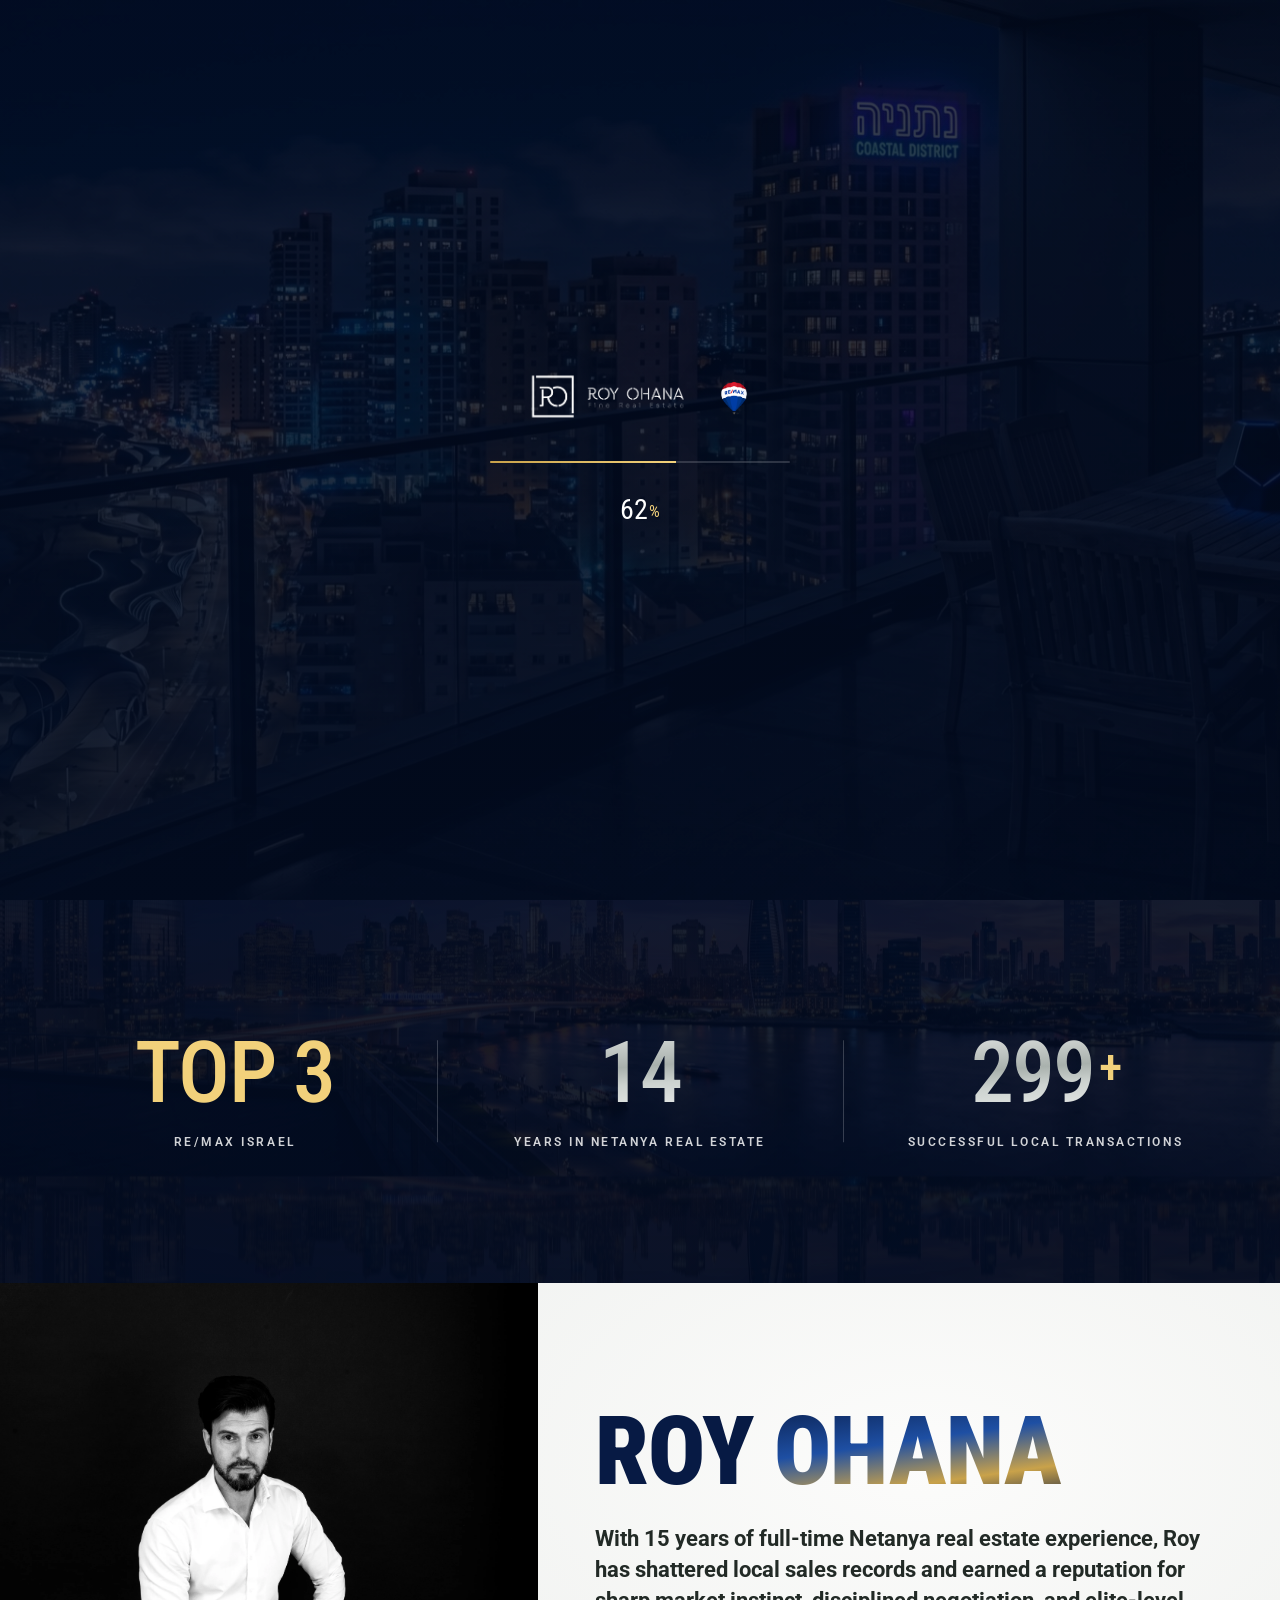
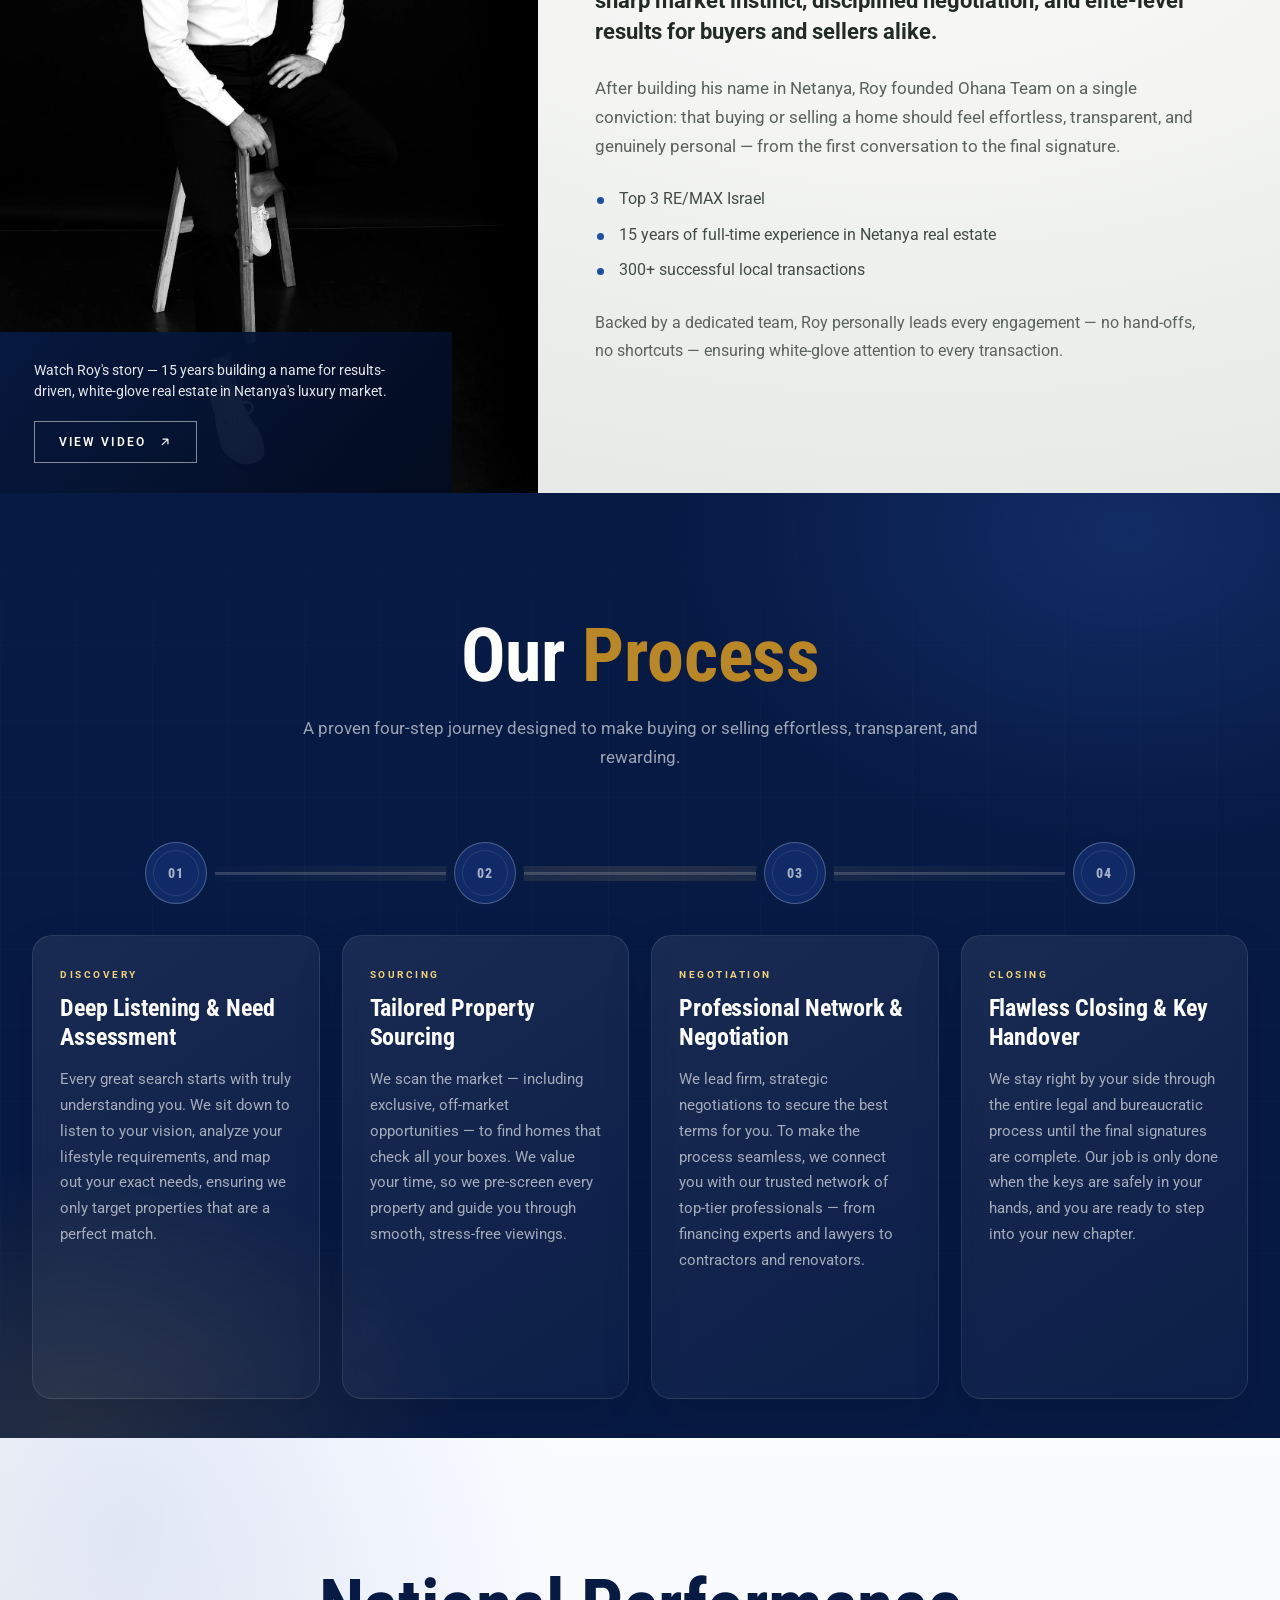
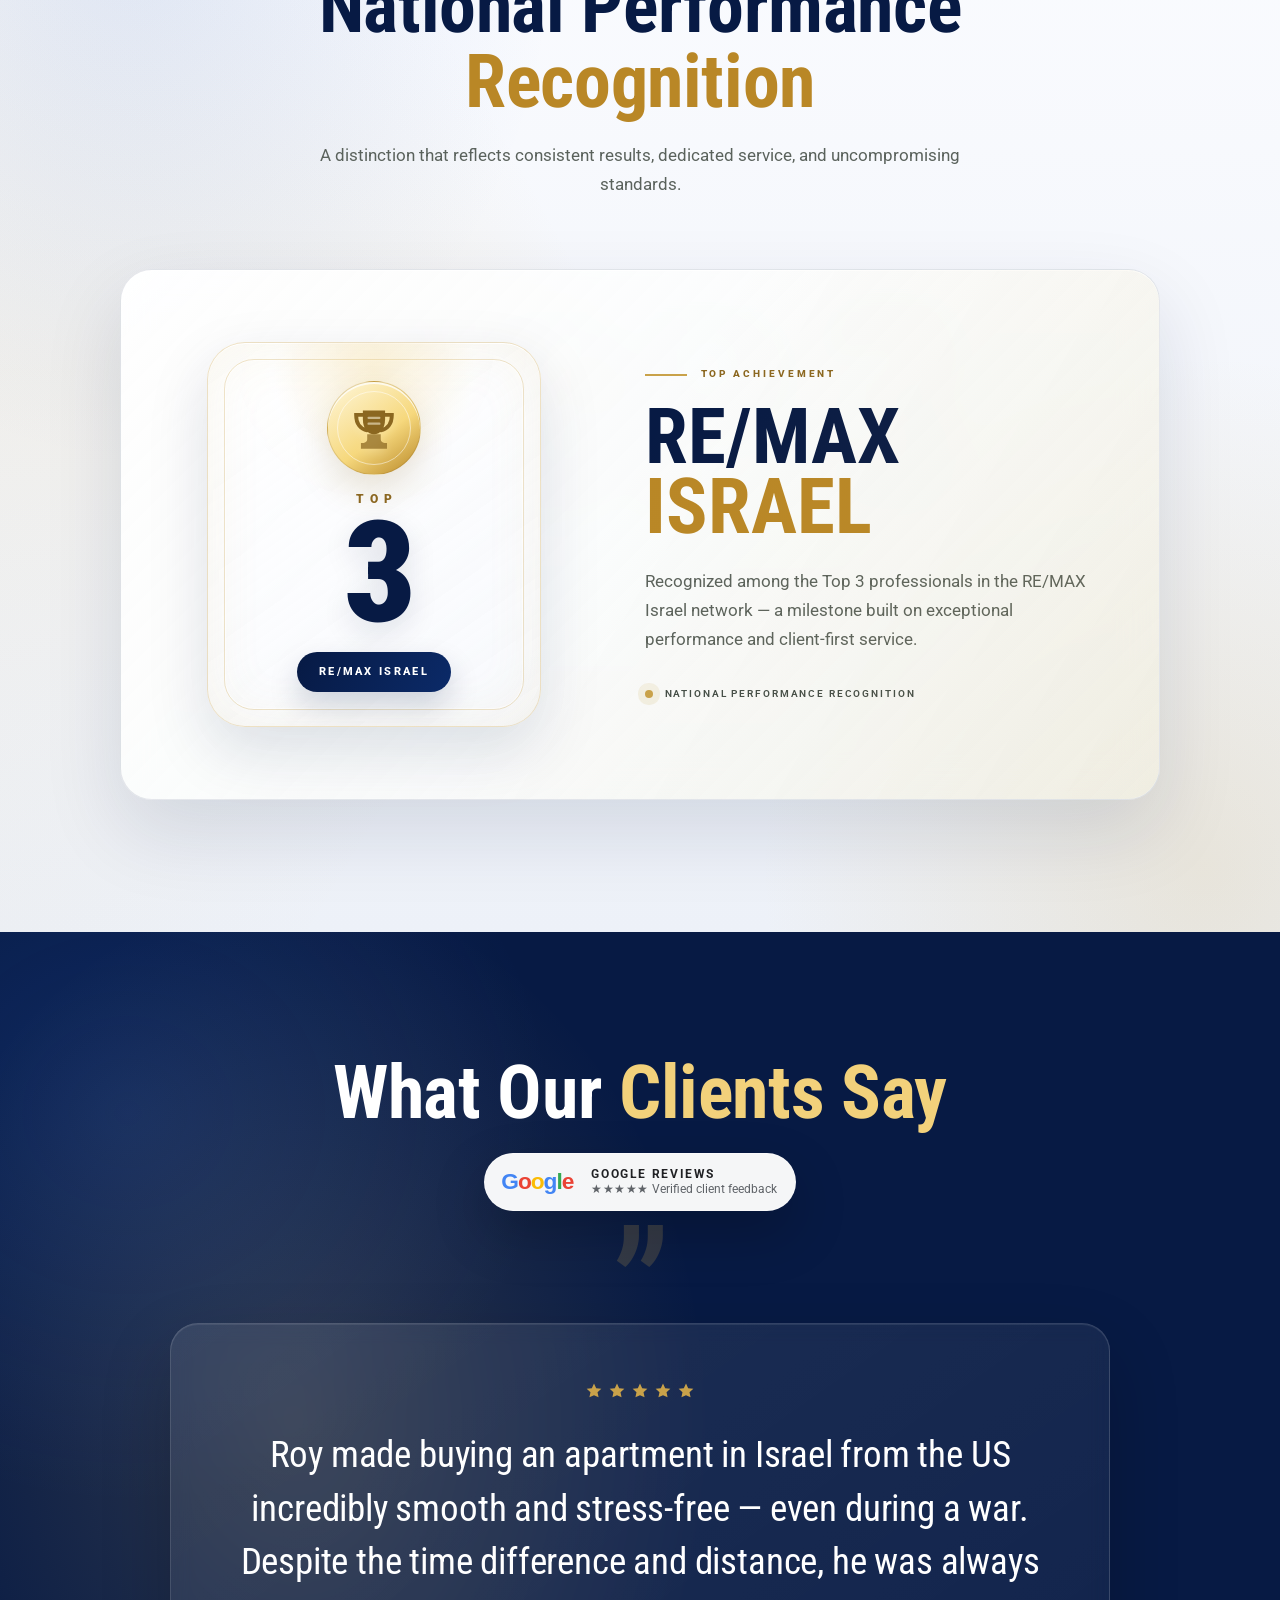
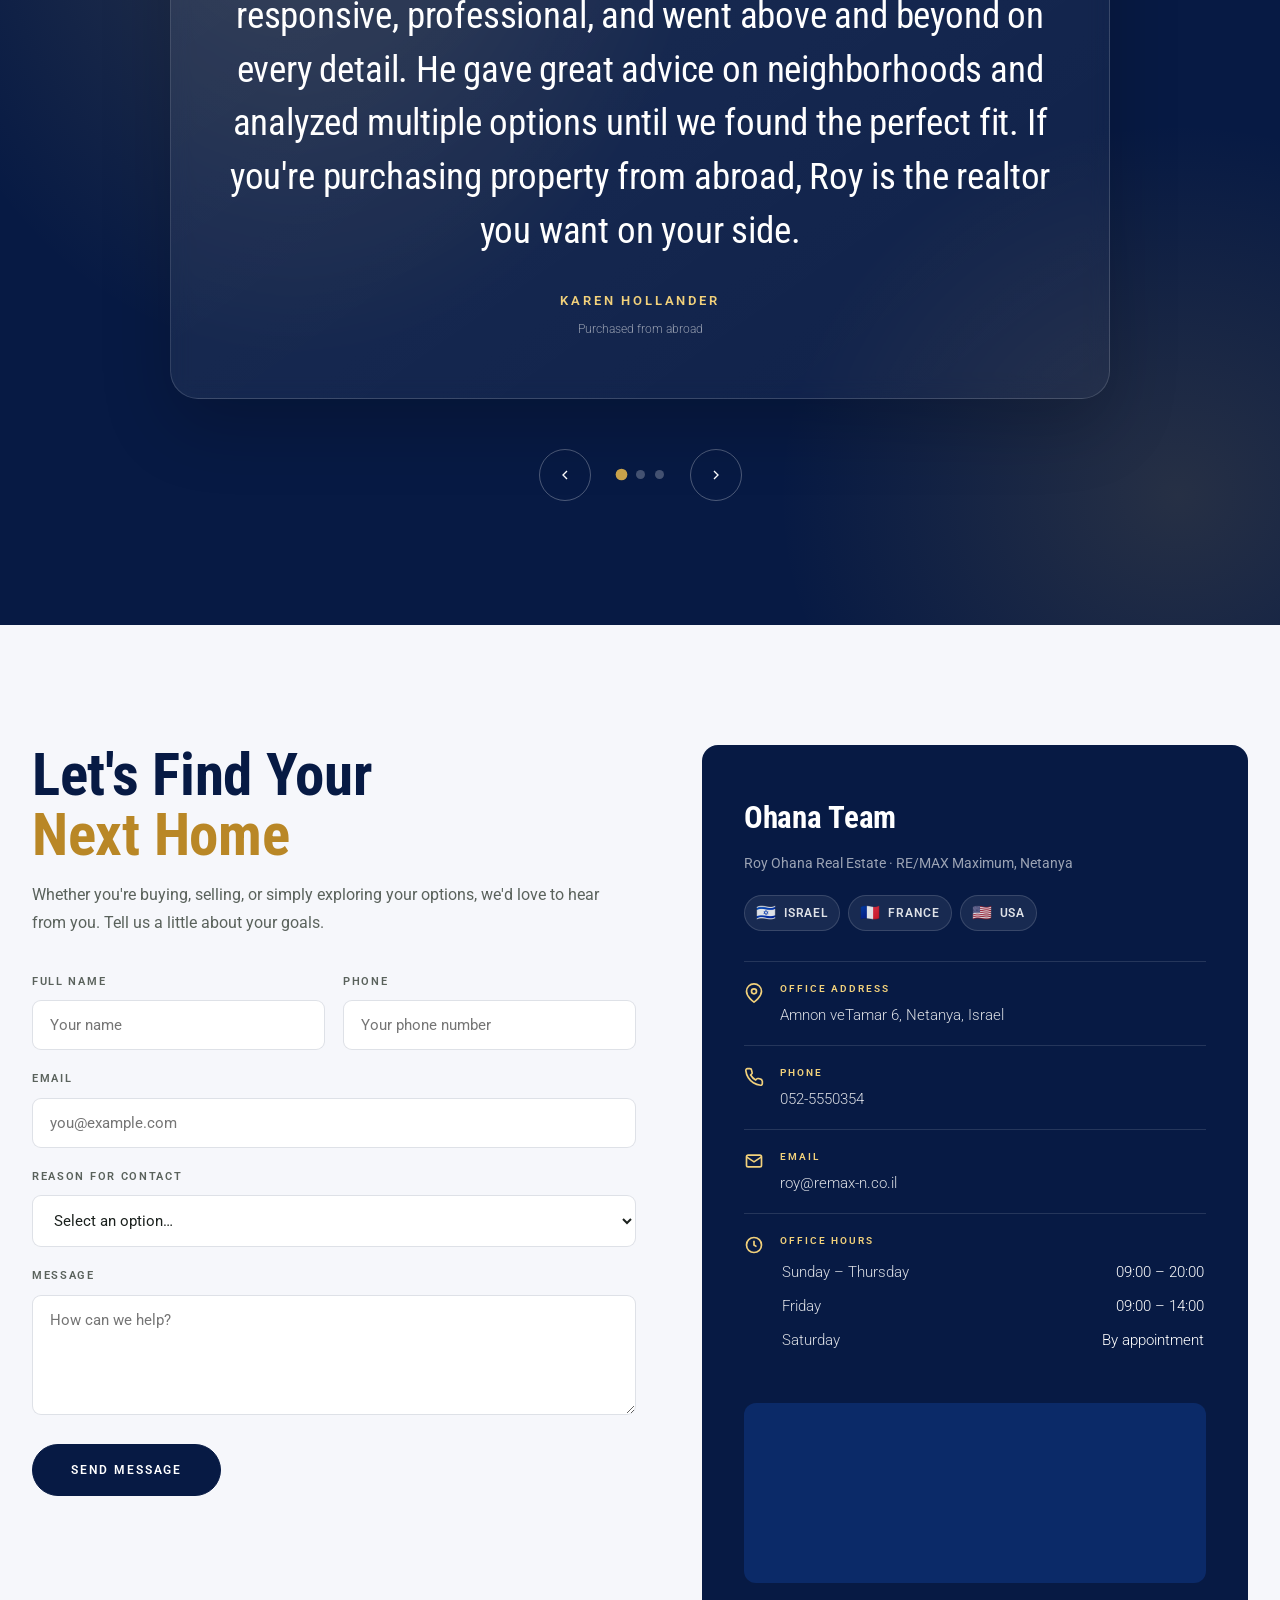
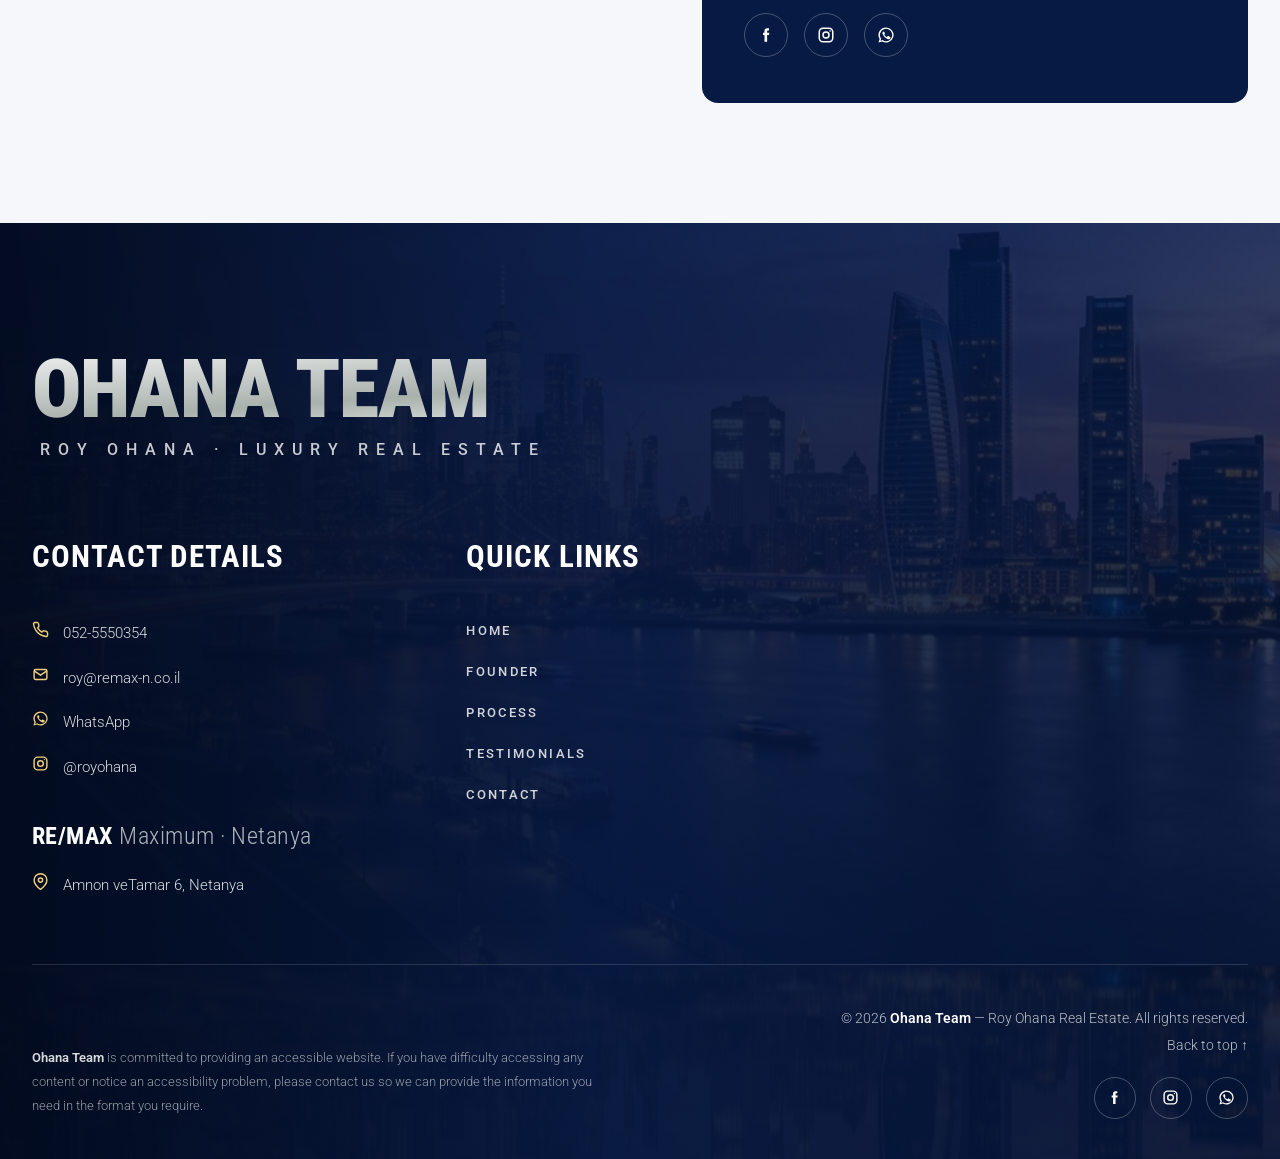
<file: index.html>
<!DOCTYPE html>
<html lang="en" dir="ltr">
<head>
<meta charset="UTF-8" />
<meta name="viewport" content="width=device-width, initial-scale=1.0" />
<title>Ohana Team — Roy Ohana Luxury Real Estate</title>
<meta name="description" content="Ohana Team — Roy Ohana Real Estate. Netanya luxury real estate with 15 years of local mastery and proven, elite-level results for buyers and sellers." />

<!-- Fonts: Roboto (whole site) + Roboto Condensed (display name) -->
<link rel="preconnect" href="https://fonts.googleapis.com" />
<link rel="preconnect" href="https://fonts.gstatic.com" crossorigin />
<link href="https://fonts.googleapis.com/css2?family=Roboto:wght@300;400;500;700;900&family=Roboto+Condensed:wght@500;600;700;800;900&display=swap" rel="stylesheet" />
<script>document.documentElement.classList.add('js');</script>

<style>
/* ============================================================
   OHANA TEAM — Modern Premium Luxury Real Estate
   ============================================================ */
:root{
  /* refined palette — royal navy, warm gold, crisp white */
  --ink:        #071a44;          /* royal navy */
  --ink-2:      #0b2a68;          /* lighter navy — cards / gradients */
  --ink-3:      #020b1f;          /* deepest — footer */
  --bone:       #f6f7fb;          /* clean warm-white */
  --bone-2:     #e8ecf5;          /* alt silver-blue */
  --sand:       #d8dce7;          /* hairline */
  --gold:       #c9a24a;          /* premium gold */
  --gold-2:     #f2d17b;          /* light gold — on dark */
  --gold-ink:   #8b6720;          /* readable gold for small text */
  --gold-accent:#b98726;          /* large gold accents on light */
  --gold-soft:  rgba(201,162,74,.16);
  --teal:       #1e4fa3;          /* royal-blue accent */
  --teal-2:     #356edc;          /* bright blue — glows / gradients */
  --grad-gold:  linear-gradient(118deg,#f7d985 0%,#c9a24a 52%,#8b6720 100%);
  --grad-metal: linear-gradient(176deg,#eceeed 0%,#a9b1ad 44%,#ccd2cf 60%,#f3f5f4 100%);
  --text:       #1b211e;
  --text-2:     #424c47;
  --muted:      #5a625c;
  --line:       rgba(7,26,68,.13);
  --line-d:     rgba(255,255,255,.13);
  --white:      #ffffff;

  --header-h:   88px;
  --maxw:       1280px;
  --ease:       cubic-bezier(.16,.84,.44,1);
  --ease-out:   cubic-bezier(.22,1,.36,1);

  --f-sans:    'Roboto', -apple-system, BlinkMacSystemFont, 'Segoe UI', sans-serif;
  --f-display: 'Roboto Condensed', 'Roboto', -apple-system, BlinkMacSystemFont, sans-serif;
  --f-cond:    'Roboto Condensed', 'Roboto', -apple-system, sans-serif;
}

*,*::before,*::after{ box-sizing:border-box; margin:0; padding:0; }
html{ scroll-behavior:smooth; -webkit-text-size-adjust:100%; }
body{
  font-family:var(--f-sans);
  color:var(--text);
  background:var(--bone);
  line-height:1.75;
  font-weight:400;
  overflow-x:hidden;
  -webkit-font-smoothing:antialiased;
}
/* fine grain texture for premium depth */
body::after{
  content:""; position:fixed; inset:0; pointer-events:none; z-index:1500; opacity:.035;
  mix-blend-mode:overlay;
  background-image:url("data:image/svg+xml,%3Csvg xmlns='http://www.w3.org/2000/svg' width='180' height='180'%3E%3Cfilter id='n'%3E%3CfeTurbulence type='fractalNoise' baseFrequency='0.85' numOctaves='4' stitchTiles='stitch'/%3E%3C/filter%3E%3Crect width='100%25' height='100%25' filter='url(%23n)'/%3E%3C/svg%3E");
}
img{ display:block; max-width:100%; }
a{ color:inherit; text-decoration:none; }
ul{ list-style:none; }
section{ scroll-margin-top:var(--header-h); position:relative; }
main:focus{ outline:none; }
::selection{ background:var(--gold); color:var(--ink); }

/* ---------- a11y utilities ---------- */
:focus-visible{ outline:2.5px solid var(--gold); outline-offset:3px; border-radius:2px; }
.sr-only{ position:absolute; width:1px; height:1px; padding:0; margin:-1px; overflow:hidden; clip:rect(0,0,0,0); white-space:nowrap; border:0; }
.skip-link{ position:absolute; left:16px; top:-70px; z-index:2100; background:var(--ink); color:#fff; padding:13px 22px; border-radius:0 0 8px 8px; font-size:.72rem; letter-spacing:.16em; text-transform:uppercase; transition:top .3s var(--ease); }
.skip-link:focus{ top:0; }
html:not(.js) .reveal{ opacity:1; transform:none; }
html:not(.js) .hero .eyebrow,
html:not(.js) .hero h1,
html:not(.js) .hero p.sub,
html:not(.js) .hero-cta,
html:not(.js) .hero .scroll-cue{ opacity:1 !important; transform:none !important; }

/* ---------- Reusable type ---------- */
.eyebrow{
  display:inline-flex; align-items:center; gap:11px;
  font-size:.7rem; letter-spacing:.3em; text-transform:uppercase;
  font-weight:600; color:var(--gold-ink);
}
.eyebrow::before{ content:""; width:26px; height:1px; background:currentColor; opacity:.7; }
.section-head{ max-width:720px; margin:0 auto 70px; text-align:center; }
.section-head .eyebrow{ margin-bottom:20px; }
.section-head .eyebrow{ gap:16px; }
.section-head .eyebrow::before{ width:54px; height:2px; opacity:1; background:var(--teal); }
.section-head .eyebrow,
.contact-form .eyebrow,
.cta-band .eyebrow,
.founder-eyebrow,
.hero .eyebrow,
.pl-tag{ display:none !important; }
.section-head h2{
  font-family:var(--f-display); font-weight:400;
  font-size:clamp(2.3rem,5vw,3.9rem); line-height:1.04; color:var(--ink);
  letter-spacing:-.01em;
}
.section-head h2 em{ color:var(--gold-accent); }
.section-head p{ margin-top:20px; color:var(--muted); font-size:1.05rem; }

.container{ width:100%; max-width:var(--maxw); margin:0 auto; padding:0 32px; }

/* ---------- Buttons ---------- */
.btn{
  position:relative; display:inline-flex; align-items:center; gap:.7em; overflow:hidden;
  font-family:var(--f-sans); font-size:.76rem; font-weight:600;
  letter-spacing:.16em; text-transform:uppercase;
  padding:18px 38px; border-radius:50px; cursor:pointer;
  border:1.5px solid var(--gold); background:var(--grad-gold); color:var(--ink);
  transition:color .45s var(--ease), border-color .45s var(--ease), box-shadow .45s var(--ease);
  will-change:transform;
}
.btn span{ position:relative; z-index:1; }
.btn::before{
  content:""; position:absolute; inset:0; z-index:0; background:var(--ink);
  transform:translateY(101%); transition:transform .5s var(--ease-out);
}
.btn:hover{ color:#fff; border-color:var(--ink); box-shadow:0 14px 34px rgba(21,19,14,.22); }
.btn:hover::before{ transform:translateY(0); }
.btn:disabled{ cursor:wait; opacity:.68; transform:none !important; }
.btn:disabled::after{ display:none; }
.btn-ghost{ background:transparent; color:#fff; border-color:rgba(255,255,255,.5); }
.btn-ghost::before{ background:#fff; }
.btn-ghost:hover{ color:var(--ink); border-color:#fff; }
.btn-dark{ background:var(--ink); color:#fff; border-color:var(--ink); }
.btn-dark::before{ background:var(--gold); }
.btn-dark:hover{ color:var(--ink); border-color:var(--gold); }
/* micro: light sheen sweep across buttons on hover */
.btn::after{ content:""; position:absolute; top:0; bottom:0; left:-45%; width:35%; z-index:2; background:linear-gradient(100deg, transparent, rgba(255,255,255,.32), transparent); transform:skewX(-18deg); pointer-events:none; opacity:0; }
.btn:hover::after{ animation:btnSheen .9s var(--ease-out); }
@keyframes btnSheen{ 0%{ left:-45%; opacity:0; } 14%{ opacity:1; } 100%{ left:140%; opacity:0; } }

/* ---------- Scroll progress ---------- */
#progress{
  position:fixed; top:0; left:0; height:2px; width:0%;
  background:linear-gradient(90deg,var(--gold),var(--gold-2)); z-index:1200;
  transition:width .1s linear;
}

/* ============================================================
   HEADER
   ============================================================ */
header{
  position:fixed; top:0; left:0; width:100%; z-index:1000;
  height:var(--header-h); display:flex; align-items:center;
  transition:background .5s var(--ease), height .5s var(--ease), box-shadow .5s var(--ease), border-color .5s var(--ease), backdrop-filter .5s var(--ease);
  border-bottom:1px solid transparent;
}
header .container{ display:flex; align-items:center; justify-content:space-between; gap:24px; }
.brand{ display:flex; align-items:center; gap:14px; height:100%; }
.brand img{ height:52px; width:auto; transition:height .5s var(--ease), opacity .3s ease; }
.brand .logo-black{ display:none; }
.brand .remax-logo{
  height:42px; width:auto; object-fit:contain; flex:0 0 auto;
  transform:translateY(1px);
  filter:drop-shadow(0 7px 14px rgba(0,0,0,.18));
  transition:height .5s var(--ease), filter .35s ease, transform .35s ease;
}
nav.main{ display:flex; align-items:center; gap:36px; }
nav.main a{
  font-size:.74rem; letter-spacing:.14em; text-transform:uppercase; font-weight:500;
  color:rgba(255,255,255,.92); position:relative; padding:6px 0; transition:color .3s ease;
}
nav.main a::after{
  content:""; position:absolute; left:0; bottom:0; height:1.5px; width:0;
  background:var(--gold); transition:width .4s var(--ease);
}
nav.main a:hover{ color:#fff; }
nav.main a:hover::after{ width:100%; }
.header-social{ display:flex; align-items:center; gap:15px; padding-left:10px; margin-left:6px; border-left:1px solid rgba(255,255,255,.25); }
.header-social a{ color:#fff; opacity:.8; transition:opacity .3s, color .3s, transform .3s; display:flex; }
.header-social a:hover{ opacity:1; color:var(--gold-2); transform:translateY(-2px); }
.header-social svg{ width:17px; height:17px; }

header.scrolled{ background:rgba(246,244,237,.82); backdrop-filter:saturate(1.4) blur(14px); -webkit-backdrop-filter:saturate(1.4) blur(14px); height:70px; box-shadow:0 10px 40px rgba(21,19,14,.07); border-color:var(--line); }
header.scrolled .brand .logo-white{ display:none; }
header.scrolled .brand .logo-black{ display:block; }
header.scrolled .brand img{ height:40px; }
header.scrolled .brand .remax-logo{ height:32px; filter:drop-shadow(0 5px 10px rgba(7,26,68,.14)); }
header.scrolled nav.main a{ color:var(--text); }
header.scrolled nav.main a:hover{ color:var(--gold-ink); }
header.scrolled .header-social{ border-color:var(--line); }
header.scrolled .header-social a{ color:var(--text); }
header.scrolled .header-social a:hover{ color:var(--gold-ink); }

.burger{ display:none; flex-direction:column; gap:5px; width:30px; height:24px; justify-content:center; cursor:pointer; background:none; border:0; }
.burger span{ display:block; height:2px; width:100%; background:#fff; transition:.35s var(--ease); }
header.scrolled .burger span{ background:var(--ink); }
.burger.active span{ background:#fff; }
.burger.active span:nth-child(1){ transform:translateY(7px) rotate(45deg); }
.burger.active span:nth-child(2){ opacity:0; }
.burger.active span:nth-child(3){ transform:translateY(-7px) rotate(-45deg); }

.mobile-nav{
  position:fixed; inset:0; z-index:999; background:var(--ink);
  display:flex; flex-direction:column; align-items:center; justify-content:center; gap:6px;
  opacity:0; visibility:hidden; transform:translateY(-12px);
  transition:opacity .45s var(--ease), transform .45s var(--ease), visibility .45s;
}
.mobile-nav.open{ opacity:1; visibility:visible; transform:translateY(0); }
.mobile-nav a{ color:#fff; font-family:var(--f-display); font-size:2.1rem; font-weight:400; padding:9px 0; transition:color .3s; }
.mobile-nav a:hover{ color:var(--gold-2); }
.mobile-nav .m-social{ display:flex; gap:22px; margin-top:30px; }
.mobile-nav .m-social a{ font-size:0; color:#fff; }
.mobile-nav .m-social svg{ width:24px; height:24px; }

/* ============================================================
   HERO — full-bleed video
   ============================================================ */
.hero{ position:relative; height:100vh; height:100svh; min-height:600px; width:100%; overflow:hidden; display:flex; align-items:center; }
.hero-video{ position:absolute; inset:0; z-index:0; overflow:hidden; background:var(--ink-3); }
/* Vimeo source is portrait 9:16 — cover the hero edge-to-edge (no letterbox bars) */
.hero-video iframe{
  position:absolute; top:50%; left:50%;
  width:max(100vw, calc(100vh * 9 / 16));
  height:max(100vh, calc(100vw * 16 / 9));
  transform:translate(-50%,-50%) scale(1.02);
  border:0; pointer-events:none;
}
.hero-overlay{
  position:absolute; inset:0; z-index:1;
  background:
    linear-gradient(90deg, rgba(2,11,31,.86) 0%, rgba(7,26,68,.52) 46%, rgba(7,26,68,.18) 100%),
    linear-gradient(to bottom, rgba(2,11,31,.54) 0%, rgba(7,26,68,.28) 40%, rgba(2,11,31,.86) 100%);
}
.hero-inner{ position:relative; z-index:2; width:100%; will-change:transform; }
.hero-content{ max-width:820px; }
.hero .r-mask{ overflow:hidden; }
.hero .eyebrow{ color:var(--gold-2); margin-bottom:26px; transform:translateY(150%); }
.hero .eyebrow::before{ background:var(--gold-2); }
.hero h1{
  font-family:var(--f-display); font-weight:300; color:#fff;
  font-size:clamp(2.9rem,6.8vw,5.8rem); line-height:1.02; letter-spacing:-.015em;
  text-shadow:0 2px 30px rgba(0,0,0,.4); margin-bottom:28px; transform:translateY(112%);
}
.hero h1 em{ font-weight:600; color:var(--gold-2); }
@supports ((-webkit-background-clip:text) or (background-clip:text)){
  .hero h1 em{ background:linear-gradient(100deg,#fff4d2 0%,#f2d17b 28%,#c9a24a 50%,#f2d17b 72%,#fff8df 100%); background-size:220% auto; -webkit-background-clip:text; background-clip:text; -webkit-text-fill-color:transparent; animation:sheen 7s linear infinite; }
}
@keyframes sheen{ from{ background-position:0% center; } to{ background-position:220% center; } }
.hero p.sub{
  color:rgba(255,255,255,.9); font-size:1.1rem; font-weight:300; max-width:560px;
  line-height:1.8; margin-bottom:42px; transform:translateY(118%); text-shadow:0 1px 16px rgba(0,0,0,.5);
}
.hero-cta{ display:flex; flex-wrap:wrap; align-items:center; gap:18px 30px; opacity:0; }
.watch-link{ display:inline-flex; align-items:center; gap:14px; color:#fff; font-size:.76rem; letter-spacing:.16em; text-transform:uppercase; font-weight:500; cursor:pointer; transition:color .3s; background:none; border:0; font-family:var(--f-sans); }
.watch-link:hover{ color:var(--gold-2); }
.watch-link .play{
  width:48px; height:48px; border-radius:50%; border:1.5px solid rgba(255,255,255,.55);
  display:flex; align-items:center; justify-content:center; transition:.4s var(--ease); position:relative;
}
.watch-link .play::after{ content:""; position:absolute; inset:-1.5px; border-radius:50%; border:1.5px solid var(--gold-2); transform:scale(1.25); opacity:0; transition:.5s var(--ease); }
.watch-link:hover .play{ border-color:transparent; background:var(--gold-soft); }
.watch-link:hover .play::after{ transform:scale(1); opacity:1; }
.watch-link .play svg{ width:14px; height:14px; margin-left:2px; }

.hero.ready .eyebrow{ animation:rise 1s var(--ease-out) .55s forwards; }
.hero.ready h1{ animation:rise 1.2s var(--ease-out) .72s forwards; }
.hero.ready p.sub{ animation:rise 1.1s var(--ease-out) 1s forwards; }
.hero.ready .hero-cta{ animation:fadeUp 1s var(--ease-out) 1.25s forwards; }
.hero.ready .hero-video iframe{ animation:heroZoom 2.8s var(--ease-out) .05s forwards; }
.hero.ready .scroll-cue{ animation:cueIn 1s ease 1.7s forwards; }
@keyframes rise{ from{ transform:translateY(112%); } to{ transform:translateY(0); } }
@keyframes fadeUp{ from{opacity:0; transform:translateY(26px);} to{opacity:1; transform:translateY(0);} }
@keyframes heroZoom{ from{ transform:translate(-50%,-50%) scale(1.16); } to{ transform:translate(-50%,-50%) scale(1.02); } }
@keyframes cueIn{ from{opacity:0;} to{opacity:1;} }

.scroll-cue{
  position:absolute; bottom:32px; left:50%; transform:translateX(-50%); z-index:2;
  display:flex; flex-direction:column; align-items:center; gap:10px; color:rgba(255,255,255,.7);
  font-size:.6rem; letter-spacing:.3em; text-transform:uppercase; opacity:0;
}
.scroll-cue .mouse{ width:23px; height:37px; border:1.5px solid rgba(255,255,255,.5); border-radius:14px; position:relative; }
.scroll-cue .mouse::after{ content:""; position:absolute; top:7px; left:50%; transform:translateX(-50%); width:3px; height:7px; background:#fff; border-radius:2px; animation:wheel 1.7s infinite; }
@keyframes wheel{ 0%{opacity:0; top:7px;} 40%{opacity:1;} 100%{opacity:0; top:18px;} }

/* ============================================================
   MARQUEE
   ============================================================ */
.marquee{ background:var(--ink); color:#fff; padding:24px 0; overflow:hidden; white-space:nowrap; }
.marquee-track{ display:inline-flex; align-items:center; gap:38px; animation:scrollx 32s linear infinite; will-change:transform; }
.marquee:hover .marquee-track{ animation-play-state:paused; }
.marquee-track span{ font-family:var(--f-display); font-weight:400; font-size:1.5rem; letter-spacing:.01em; color:rgba(255,255,255,.92); }
.marquee-track i{ color:var(--gold); font-size:.7rem; font-style:normal; }
@keyframes scrollx{ from{transform:translateX(0);} to{transform:translateX(-50%);} }

/* ============================================================
   IMAGE BANDS — animated background reveal (zoom-in) + parallax
   ============================================================ */
.imgband{ position:relative; overflow:hidden; color:#fff; isolation:isolate; }
.imgband-bg{ position:absolute; inset:-10% 0; z-index:0; will-change:transform; }
.imgband-bg img{ width:100%; height:100%; object-fit:cover; transform:scale(1.28); transition:transform 1.9s var(--ease-out); }
.imgband.in .imgband-bg img{ transform:scale(1.06); }
.imgband-overlay{ position:absolute; inset:0; z-index:1; }
.imgband .container{ position:relative; z-index:2; }

/* ============================================================
   STATS — coastal-skyline image band
   ============================================================ */
.stats{ padding:112px 0; }
.stats .imgband-overlay{ background:linear-gradient(180deg, rgba(2,11,31,.84) 0%, rgba(2,11,31,.91) 100%), radial-gradient(75% 100% at 50% 50%, rgba(7,26,68,.18), rgba(2,11,31,.62)); }
.stats-grid{ display:grid; grid-template-columns:repeat(3,1fr); }
.stat{ text-align:center; padding:18px 26px; position:relative; }
.stat + .stat::before{ content:""; position:absolute; left:0; top:50%; transform:translateY(-50%); width:1px; height:64%; background:rgba(255,255,255,.2); }
.stat-num{ font-family:var(--f-display); font-weight:500; font-size:clamp(3rem,7vw,5.4rem); line-height:1; display:flex; justify-content:center; align-items:baseline; letter-spacing:-.02em; color:#eef1f0; background:var(--grad-metal); -webkit-background-clip:text; background-clip:text; -webkit-text-fill-color:transparent; }
.stat-num .plus{ font-size:.55em; margin-left:4px; align-self:center; transform:translateY(-.08em); -webkit-text-fill-color:var(--gold-2); color:var(--gold-2); }
.stat-num.is-text{ background:none; -webkit-text-fill-color:var(--gold-2); color:var(--gold-2); }
.stat-label{ margin-top:16px; font-size:.72rem; letter-spacing:.22em; text-transform:uppercase; color:rgba(255,255,255,.82); font-weight:600; }

/* ============================================================
   FOUNDER — "Meet Roy Ohana" spotlight (jordancohen-style)
   ============================================================ */
.founder{ background:radial-gradient(120% 110% at 72% 22%, #fcfcfb 0%, #edefed 52%, #e0e3e0 100%); color:var(--text); }
.founder-split{ display:grid; grid-template-columns:0.84fr 1.16fr; align-items:stretch; min-height:90vh; }
.founder-photo{ position:relative; overflow:hidden; min-height:420px; }
.founder-photo > img{ width:100%; height:100%; object-fit:cover; object-position:center 18%; transition:transform 1.4s var(--ease); }
.founder:hover .founder-photo > img{ transform:scale(1.04); }
.founder-caption{ position:absolute; left:0; bottom:0; max-width:84%; padding:28px 34px 30px; color:#fff; background:linear-gradient(135deg, rgba(7,26,68,.93), rgba(2,11,31,.96)); }
.founder-caption p{ font-size:.86rem; line-height:1.55; color:rgba(255,255,255,.9); margin-bottom:18px; }
.founder-video{ display:inline-flex; align-items:center; gap:12px; font-family:var(--f-sans); font-size:.72rem; font-weight:600; letter-spacing:.18em; text-transform:uppercase; color:#fff; background:none; border:1px solid rgba(255,255,255,.5); padding:13px 24px; cursor:pointer; transition:.4s var(--ease); }
.founder-video:hover{ background:var(--gold); border-color:var(--gold); color:var(--ink); }
.founder-video svg{ width:14px; height:14px; }
.founder-content{ padding:clamp(56px,7vw,96px) clamp(36px,6vw,104px) clamp(56px,7vw,96px) clamp(34px,4.5vw,72px); align-self:center; max-width:900px; }
.founder-eyebrow{ display:inline-flex; align-items:center; gap:18px; font-size:.78rem; letter-spacing:.42em; text-transform:uppercase; font-weight:600; color:var(--muted); margin-bottom:22px; }
.founder-eyebrow .line{ width:54px; height:2px; background:var(--teal); }
.founder-name{ font-family:var(--f-cond); font-weight:900; text-transform:uppercase; font-size:clamp(3rem,7.4vw,6.6rem); line-height:.9; letter-spacing:-.01em; color:var(--ink); margin-bottom:30px; }
.founder-name .metal{ background:linear-gradient(172deg,#071a44 0%,#1e4fa3 42%,#c9a24a 72%,#071a44 100%); -webkit-background-clip:text; background-clip:text; -webkit-text-fill-color:transparent; color:var(--ink); }
.founder-lead{ font-size:clamp(1.2rem,1.7vw,1.46rem); font-weight:700; line-height:1.42; color:#222a26; margin-bottom:26px; }
.founder-sub{ color:var(--muted); font-size:1.04rem; line-height:1.75; margin-bottom:26px; }
.founder-list{ display:grid; gap:11px; margin-bottom:26px; }
.founder-list li{ position:relative; padding-left:24px; color:var(--text-2); font-size:1.02rem; line-height:1.5; }
.founder-list li::before{ content:""; position:absolute; left:2px; top:.6em; width:7px; height:7px; border-radius:50%; background:var(--teal); }
.founder-close{ color:var(--muted); font-size:1.02rem; line-height:1.75; }
@media (max-width:980px){
  .founder-split{ grid-template-columns:1fr; min-height:0; }
  .founder-photo{ min-height:64vh; }
  .founder-content{ max-width:none; }
}
@media (max-width:560px){
  .founder-photo{ min-height:82vw; }
  .founder-caption{ max-width:100%; padding:22px 22px 24px; }
  .founder-name{ line-height:.94; }
  .founder-content{ padding:48px 22px 56px; }
}

/* ============================================================
   TEAM CARDS
   ============================================================ */
.team{
  padding:126px 0;
  overflow:hidden;
  background:
    radial-gradient(56% 48% at 7% 8%, rgba(53,110,220,.12), transparent 70%),
    radial-gradient(44% 42% at 94% 92%, rgba(201,162,74,.13), transparent 72%),
    linear-gradient(180deg,#e9ece9 0%,#f3f4f2 48%,#e5e9e6 100%);
}
.team::before{
  content:""; position:absolute; inset:0; pointer-events:none; opacity:.32;
  background-image:linear-gradient(rgba(7,26,68,.055) 1px,transparent 1px),linear-gradient(90deg,rgba(7,26,68,.055) 1px,transparent 1px);
  background-size:72px 72px;
  mask-image:linear-gradient(to bottom,transparent,#000 22%,#000 78%,transparent);
}
.team .container{ position:relative; z-index:1; }
.team-grid{ display:grid; grid-template-columns:repeat(3,1fr); gap:26px; align-items:stretch; }
.member{
  position:relative; isolation:isolate; display:flex; flex-direction:column;
  background:rgba(255,255,255,.72); border:1px solid rgba(255,255,255,.82);
  border-radius:24px; overflow:hidden;
  box-shadow:0 20px 54px rgba(7,26,68,.08);
  transition:transform .25s var(--ease-out), box-shadow .55s var(--ease-out), border-color .45s ease;
  transform-style:preserve-3d; backdrop-filter:blur(12px); -webkit-backdrop-filter:blur(12px);
}
.member::before{
  content:""; position:absolute; top:0; left:0; right:0; height:4px;
  background:var(--grad-gold); transform:scaleX(0); transform-origin:left;
  transition:transform .65s var(--ease-out); z-index:5;
}
.member::after{
  content:""; position:absolute; z-index:-1; width:180px; height:180px; right:-100px; bottom:-100px;
  border-radius:50%; background:radial-gradient(circle,rgba(201,162,74,.2),transparent 70%);
  transition:transform .8s var(--ease-out);
}
.member:hover{ transform:translateY(-10px); border-color:rgba(201,162,74,.32); box-shadow:0 34px 76px rgba(7,26,68,.16); }
.member:hover::before{ transform:scaleX(1); }
.member:hover::after{ transform:scale(1.55) translate(-16px,-14px); }
.member-index{
  position:absolute; z-index:4; top:18px; right:18px; width:42px; height:42px;
  border-radius:50%; display:grid; place-items:center;
  font-family:var(--f-cond); font-size:.72rem; font-weight:700; letter-spacing:.12em;
  color:#fff; background:rgba(2,11,31,.7); border:1px solid rgba(255,255,255,.35);
  backdrop-filter:blur(8px); -webkit-backdrop-filter:blur(8px);
}
.member .photo{ position:relative; overflow:hidden; aspect-ratio:5/5.35; background:var(--bone-2); }
.member .photo img{
  width:100%; height:100%; object-fit:cover; object-position:top center;
  filter:grayscale(18%) saturate(.9); transform:scale(1.06);
  transition:transform 1.2s var(--ease-out), filter .65s ease;
}
.member .photo::before{
  content:""; position:absolute; inset:0; z-index:2; pointer-events:none;
  background:linear-gradient(110deg,transparent 20%,rgba(255,255,255,.24) 48%,transparent 72%);
  transform:translateX(-120%); transition:transform 1s var(--ease-out);
}
.member .photo::after{
  content:""; position:absolute; inset:0;
  background:linear-gradient(to top,rgba(2,11,31,.62),transparent 48%);
  opacity:.58; transition:opacity .5s;
}
.member:hover .photo img{ transform:scale(1.11); filter:grayscale(0) saturate(1); }
.member:hover .photo::before{ transform:translateX(120%); }
.member:hover .photo::after{ opacity:.8; }
.member .body{ position:relative; flex:1; padding:31px 28px 34px; }
.member .name{ font-family:var(--f-display); font-size:1.6rem; font-weight:700; text-transform:uppercase; color:var(--ink); line-height:1.08; }
.member .role{ margin-top:8px; font-size:.65rem; letter-spacing:.24em; text-transform:uppercase; color:var(--gold-ink); font-weight:700; }
.member .role-line{ width:42px; height:2px; background:var(--grad-gold); margin:18px 0 20px; transform:scaleX(.55); transform-origin:left; transition:transform .65s var(--ease); }
.member:hover .role-line{ transform:scaleX(1); }
.member .desc{ color:#52605a; font-size:.93rem; line-height:1.76; }

/* ============================================================
   PROCESS
   ============================================================ */
.process{
  padding:126px 0 132px; color:#fff; overflow:hidden;
  background-color:var(--ink);
  background-image:
    radial-gradient(58% 55% at 88% 4%,rgba(53,110,220,.22),transparent 60%),
    radial-gradient(50% 45% at 6% 98%,rgba(201,162,74,.16),transparent 60%);
}
.process::before{
  content:""; position:absolute; inset:0; pointer-events:none; opacity:.18;
  background-image:
    linear-gradient(rgba(255,255,255,.08) 1px,transparent 1px),
    linear-gradient(90deg,rgba(255,255,255,.08) 1px,transparent 1px);
  background-size:76px 76px;
  mask-image:linear-gradient(to bottom,transparent,#000 20%,#000 82%,transparent);
}
.process .container{ position:relative; z-index:1; }
.process .section-head h2{ color:#fff; }
.process .section-head p{ color:rgba(255,255,255,.6); }
.process .section-head .eyebrow{ color:var(--gold-2); }
.process-grid{
  --timeline-progress:0;
  display:grid; grid-template-columns:repeat(4,minmax(0,1fr)); gap:22px;
  position:relative; max-width:1220px; margin:0 auto;
}
.process-line{
  position:absolute; z-index:0; top:30px; left:12.5%; right:12.5%; height:3px;
  border-radius:10px; overflow:visible;
  background:rgba(255,255,255,.14);
  box-shadow:inset 0 1px rgba(255,255,255,.05);
}
.process-line::before{
  content:""; position:absolute; inset:-6px 0; border-radius:20px;
  background:linear-gradient(90deg,transparent,rgba(242,209,123,.12),transparent);
}
.process-line-fill{
  position:absolute; inset:0; border-radius:inherit; transform-origin:left center;
  transform:scaleX(var(--timeline-progress));
  background:linear-gradient(90deg,var(--gold),var(--gold-2));
  box-shadow:0 0 18px rgba(242,209,123,.5);
  transition:transform .12s linear;
}
.process-line-fill::after{
  content:""; position:absolute; top:50%; right:-5px; width:11px; height:11px;
  border-radius:50%; transform:translateY(-50%);
  background:#fff7df; box-shadow:0 0 0 6px rgba(201,162,74,.18),0 0 24px rgba(242,209,123,.72);
}
.step{ position:relative; z-index:1; min-width:0; }
.step-node{
  position:relative; width:62px; height:62px; margin:0 auto 31px;
  display:grid; place-items:center; border-radius:50%;
  border:1px solid rgba(255,255,255,.25); color:rgba(255,255,255,.62);
  background:#102a68; box-shadow:0 0 0 8px var(--ink);
  font-family:var(--f-cond); font-size:.9rem; font-weight:800; letter-spacing:.08em;
  transition:color .55s var(--ease),background .55s var(--ease),border-color .55s var(--ease),box-shadow .55s var(--ease),transform .55s var(--ease);
}
.step-node::after{
  content:""; position:absolute; inset:7px; border:1px solid rgba(255,255,255,.1); border-radius:inherit;
  transition:border-color .55s var(--ease);
}
.step-card{
  height:100%; padding:30px 27px 32px; border-radius:20px;
  border:1px solid rgba(255,255,255,.1);
  background:linear-gradient(145deg,rgba(255,255,255,.075),rgba(255,255,255,.025));
  box-shadow:0 22px 52px rgba(0,0,0,.12);
  backdrop-filter:blur(8px); -webkit-backdrop-filter:blur(8px);
  transition:transform .55s var(--ease-out),border-color .55s var(--ease),background .55s var(--ease),box-shadow .55s var(--ease);
}
.step:hover .step-card{ transform:translateY(-7px); border-color:rgba(242,209,123,.32); background:linear-gradient(145deg,rgba(255,255,255,.105),rgba(255,255,255,.04)); box-shadow:0 30px 64px rgba(0,0,0,.2); }
.step.reached .step-node{
  color:var(--ink); background:var(--gold-2); border-color:#fff1bf;
  transform:scale(1.08); box-shadow:0 0 0 8px var(--ink),0 0 32px rgba(242,209,123,.42);
}
.step.reached .step-node::after{ border-color:rgba(7,26,68,.2); }
.step .phase{ font-size:.63rem; letter-spacing:.25em; text-transform:uppercase; color:var(--gold-2); font-weight:700; }
.step h3{ margin-top:10px; font-family:var(--f-display); font-size:1.52rem; font-weight:700; color:#fff; line-height:1.18; }
.step p{ margin-top:16px; color:rgba(255,255,255,.62); font-size:.92rem; line-height:1.75; }

/* ============================================================
   AWARDS
   ============================================================ */
.awards{
  padding:132px 0; overflow:hidden; color:var(--text);
  background:
    radial-gradient(48% 70% at 10% 8%,rgba(53,110,220,.13),transparent 70%),
    radial-gradient(48% 65% at 94% 94%,rgba(201,162,74,.17),transparent 72%),
    linear-gradient(180deg,#fbfcff 0%,#edf1f8 100%);
}
.awards::before{
  content:""; position:absolute; inset:-30%; pointer-events:none; opacity:.8;
  background:conic-gradient(from 210deg at 50% 50%,transparent,rgba(201,162,74,.11),transparent 34%);
  animation:awardAmbient 16s linear infinite;
}
.awards::after{
  content:"TOP 3"; position:absolute; left:50%; top:52%; z-index:0; pointer-events:none;
  transform:translate(-50%,-50%); white-space:nowrap;
  font-family:var(--f-cond); font-size:clamp(9rem,23vw,22rem); font-weight:900; letter-spacing:-.08em;
  color:rgba(7,26,68,.032);
}
.awards .container{ position:relative; z-index:1; }
.awards .section-head h2{ color:var(--ink); }
.awards .section-head h2 em{ color:var(--gold-accent); }
.awards .section-head .eyebrow{ color:var(--gold-ink); }
.awards .section-head p{ color:var(--muted); }
.award-showcase{
  position:relative; max-width:1040px; margin:0 auto; display:grid;
  grid-template-columns:.9fr 1.1fr; align-items:center; gap:clamp(36px,7vw,90px);
  padding:clamp(38px,6vw,72px); border:1px solid rgba(7,26,68,.1); border-radius:32px;
  background:linear-gradient(135deg,rgba(255,255,255,.96),rgba(247,250,248,.74));
  box-shadow:0 32px 80px rgba(7,26,68,.12),inset 0 1px #fff;
  backdrop-filter:blur(18px); -webkit-backdrop-filter:blur(18px);
}
.award-showcase::after{
  content:""; position:absolute; inset:0; border-radius:inherit; pointer-events:none;
  background:linear-gradient(120deg,transparent 22%,rgba(201,162,74,.1) 48%,transparent 72%);
  background-size:240% 100%; animation:awardSheen 7s var(--ease) infinite;
}
.award-emblem{
  position:relative; width:min(100%,334px); min-height:364px; margin:auto;
  display:flex; flex-direction:column; align-items:center; justify-content:center;
  padding:38px 32px 34px; border-radius:38px;
  background:
    linear-gradient(145deg,rgba(255,255,255,.96),rgba(246,248,253,.76)),
    radial-gradient(80% 70% at 50% 0%,rgba(242,209,123,.18),transparent 64%);
  border:1px solid rgba(201,162,74,.32);
  box-shadow:inset 0 1px #fff, inset 0 0 55px rgba(201,162,74,.1),0 24px 62px rgba(7,26,68,.13);
  overflow:hidden;
}
.award-emblem::before,.award-emblem::after{ content:""; position:absolute; pointer-events:none; }
.award-emblem::before{
  inset:16px; border-radius:30px; border:1px solid rgba(201,162,74,.28);
  box-shadow:inset 0 0 0 1px rgba(255,255,255,.55);
}
.award-emblem::after{
  width:210px; height:210px; left:50%; top:-78px; transform:translateX(-50%);
  border-radius:50%; background:radial-gradient(circle,rgba(242,209,123,.28),rgba(242,209,123,0) 68%);
}
.award-trophy{
  position:relative; z-index:2; width:94px; height:94px; display:grid; place-items:center;
  color:var(--gold); border-radius:50%;
  background:linear-gradient(145deg,#fff8dd,#f6d87d 58%,#b88726);
  border:1px solid rgba(139,103,32,.22);
  box-shadow:0 16px 34px rgba(139,103,32,.18), inset 0 2px rgba(255,255,255,.75);
}
.award-trophy::after{
  content:""; position:absolute; inset:9px; border-radius:50%; border:1px solid rgba(255,255,255,.5);
}
.award-trophy svg{ position:relative; z-index:1; width:63%; height:63%; color:#8b6720; filter:drop-shadow(0 4px 5px rgba(255,255,255,.22)); }
.award-rank{ position:relative; z-index:2; text-align:center; line-height:.82; margin-top:20px; }
.award-rank small{ display:block; margin-bottom:10px; font-size:.72rem; letter-spacing:.52em; text-indent:.52em; color:var(--gold-ink); font-weight:900; }
.award-rank strong{
  display:block; font-family:var(--f-cond); font-size:clamp(6.2rem,12vw,8.8rem); font-weight:900;
  letter-spacing:-.08em; color:var(--ink); text-shadow:0 10px 30px rgba(7,26,68,.12);
}
.award-ribbon{
  position:relative; z-index:2; margin-top:22px; padding:11px 22px 10px;
  border-radius:999px; background:linear-gradient(118deg,var(--ink),var(--ink-2));
  color:#fff; font-size:.66rem; letter-spacing:.22em; text-transform:uppercase; font-weight:800;
  box-shadow:0 14px 30px rgba(7,26,68,.18);
}
.award-copy .kicker{ display:flex; align-items:center; gap:14px; font-size:.65rem; letter-spacing:.28em; text-transform:uppercase; color:var(--gold-ink); font-weight:800; }
.award-copy .kicker::before{ content:""; width:42px; height:2px; background:var(--gold); }
.award-copy h3{ margin-top:18px; font-family:var(--f-display); font-size:clamp(2.8rem,6vw,5.3rem); line-height:.92; text-transform:uppercase; color:var(--ink); }
.award-copy h3 span{ display:block; color:var(--gold-accent); }
.award-copy p{ max-width:460px; margin-top:24px; color:var(--muted); font-size:1.04rem; line-height:1.75; }
.award-proof{ display:flex; align-items:center; gap:12px; margin-top:31px; font-size:.65rem; letter-spacing:.18em; text-transform:uppercase; color:var(--text-2); font-weight:600; }
.award-proof i{ width:8px; height:8px; border-radius:50%; background:var(--gold); box-shadow:0 0 0 7px rgba(201,162,74,.13); animation:awardPulse 2.4s ease-out infinite; }
@keyframes awardOrbit{ to{ transform:rotate(360deg); } }
@keyframes awardAmbient{ to{ transform:rotate(360deg); } }
@keyframes awardSheen{ 0%,45%{ background-position:180% 0; } 75%,100%{ background-position:-80% 0; } }
@keyframes awardPulse{ 0%{ box-shadow:0 0 0 0 rgba(201,162,74,.32); } 70%,100%{ box-shadow:0 0 0 12px rgba(201,162,74,0); } }

/* ============================================================
   TESTIMONIALS
   ============================================================ */
.testimonials{ padding:124px 0; color:#fff; position:relative; overflow:hidden; background-color:var(--ink); background-image:radial-gradient(55% 50% at 10% 14%, rgba(53,110,220,.18), transparent 60%), radial-gradient(52% 48% at 92% 90%, rgba(201,162,74,.16), transparent 60%); }
/* micro: slow drifting teal aurora */
.testimonials::before{ content:""; position:absolute; inset:-25%; z-index:0; pointer-events:none; background:radial-gradient(36% 46% at 32% 42%, rgba(242,209,123,.16), transparent 60%); animation:aurora 17s ease-in-out infinite alternate; }
.testimonials .container{ position:relative; z-index:1; }
@keyframes aurora{ 0%{ transform:translate(0,0); } 50%{ transform:translate(9%,7%) scale(1.08); } 100%{ transform:translate(-7%,-5%) scale(1.02); } }
.testimonials .section-head h2{ color:#fff; }
.testimonials .section-head .eyebrow{ color:var(--gold-2); }
.testimonials .section-head h2 em{ color:var(--gold-2); }
.testimonials .quote-mark{ font-family:var(--f-display); font-size:11rem; line-height:.6; color:var(--gold); opacity:.2; text-align:center; height:78px; }
.google-reviews-badge{
  width:max-content; max-width:100%; margin:-10px auto 34px;
  display:flex; align-items:center; gap:18px; padding:13px 18px 13px 16px;
  border-radius:999px; background:rgba(255,255,255,.96); color:#202124;
  border:1px solid rgba(255,255,255,.34); box-shadow:0 22px 54px rgba(0,0,0,.22);
}
.google-wordmark{ display:inline-flex; align-items:center; font-family:Arial,Helvetica,sans-serif; font-size:1.42rem; font-weight:700; line-height:1; letter-spacing:-.045em; }
.google-wordmark i{ font-style:normal; }
.google-wordmark .g-blue{ color:#4285f4; }
.google-wordmark .g-red{ color:#ea4335; }
.google-wordmark .g-yellow{ color:#fbbc05; }
.google-wordmark .g-green{ color:#34a853; }
.google-badge-copy{ display:grid; gap:2px; text-align:left; line-height:1.15; }
.google-badge-copy strong{ font-size:.78rem; letter-spacing:.13em; text-transform:uppercase; color:#202124; }
.google-badge-copy span{ font-size:.75rem; color:#5f6368; }
.google-badge-stars{ color:#fbbc05; letter-spacing:.04em; font-size:.82rem; }
.t-viewport{ max-width:940px; margin:0 auto; display:grid; }
.t-slide{
  grid-area:1 / 1; text-align:center; opacity:0; visibility:hidden; transform:translateY(18px);
  transition:opacity .8s var(--ease-out), transform .8s var(--ease-out), visibility .8s; pointer-events:none;
  border:1px solid rgba(255,255,255,.14); border-radius:28px;
  padding:clamp(32px,6vw,58px); background:linear-gradient(145deg,rgba(255,255,255,.09),rgba(255,255,255,.035));
  box-shadow:0 28px 70px rgba(0,0,0,.2),inset 0 1px rgba(255,255,255,.08);
  backdrop-filter:blur(10px); -webkit-backdrop-filter:blur(10px);
}
.t-slide.active{ opacity:1; visibility:visible; transform:none; pointer-events:auto; }
.t-stars{ display:flex; justify-content:center; gap:5px; color:var(--gold); margin-bottom:28px; }
.t-stars svg{ width:18px; height:18px; }
.t-text{ font-family:var(--f-display); font-weight:300; font-size:clamp(1.35rem,2.7vw,2rem); line-height:1.5; color:#fff; }
.t-author{ margin-top:32px; }
.t-author .nm{ font-size:.8rem; letter-spacing:.22em; text-transform:uppercase; color:var(--gold-2); font-weight:600; }
.t-author .loc{ margin-top:6px; font-size:.78rem; color:rgba(255,255,255,.55); font-weight:300; }
.t-controls{ display:flex; align-items:center; justify-content:center; gap:26px; margin-top:50px; }
.t-arrow{ width:52px; height:52px; border-radius:50%; border:1px solid rgba(255,255,255,.28); background:none; color:#fff; cursor:pointer; display:flex; align-items:center; justify-content:center; transition:.4s var(--ease); }
.t-arrow:hover{ background:var(--gold); border-color:var(--gold); color:var(--ink); }
.t-arrow svg{ width:16px; height:16px; }
.t-dots{ display:flex; gap:10px; }
.t-dot{ width:9px; height:9px; border-radius:50%; background:rgba(255,255,255,.25); border:0; cursor:pointer; padding:0; transition:.35s; }
.t-dot.active{ background:var(--gold); transform:scale(1.3); }

/* ============================================================
   CTA BAND — balcony image
   ============================================================ */
.cta-band{ padding:clamp(120px,16vw,185px) 0; text-align:center; }
.cta-band .imgband-overlay{ background:linear-gradient(180deg, rgba(2,11,31,.64) 0%, rgba(2,11,31,.84) 100%), radial-gradient(60% 80% at 50% 40%, rgba(7,26,68,.14), rgba(2,11,31,.5)); }
.cta-band .eyebrow{ color:var(--gold-2); justify-content:center; margin-bottom:22px; }
.cta-band .eyebrow::before{ background:var(--gold-2); }
.cta-band h2{ font-family:var(--f-display); font-weight:400; color:#fff; font-size:clamp(2.6rem,5.8vw,4.8rem); line-height:.98; letter-spacing:-.03em; max-width:18ch; margin:0 auto; text-wrap:balance; }
.cta-band h2 em{ color:var(--gold-2); font-weight:600; font-style:normal; }
.cta-band p{ margin:24px auto 38px; max-width:560px; color:rgba(255,255,255,.85); font-size:1.06rem; }

/* ============================================================
   CONTACT
   ============================================================ */
.contact{ padding:120px 0; background:var(--bone); }
.contact-grid{ display:grid; grid-template-columns:1.05fr .95fr; gap:66px; align-items:start; }
.contact-form .eyebrow{ margin-bottom:18px; gap:16px; }
.contact-form .eyebrow::before{ width:54px; height:2px; opacity:1; background:var(--teal); }
.contact-form h2{ font-family:var(--f-display); font-size:clamp(2.1rem,4.2vw,3.2rem); font-weight:400; color:var(--ink); line-height:1.06; margin-bottom:16px; letter-spacing:-.01em; }
.contact-form h2 em{ color:var(--gold-accent); }
.contact-form p.lead{ color:var(--muted); margin-bottom:36px; }
.field{ margin-bottom:20px; }
.field label{ display:block; font-size:.66rem; letter-spacing:.16em; text-transform:uppercase; color:var(--muted); margin-bottom:9px; font-weight:600; }
.field input,.field select,.field textarea{
  width:100%; font-family:var(--f-sans); font-size:.95rem; color:var(--text);
  background:#fff; border:1px solid var(--line); border-radius:9px; padding:15px 17px;
  transition:border-color .3s, box-shadow .3s;
}
.field input:focus,.field select:focus,.field textarea:focus{ outline:none; border-color:var(--gold-ink); box-shadow:0 0 0 3px var(--gold-soft); }
.field textarea{ resize:vertical; min-height:120px; }
.row-2{ display:grid; grid-template-columns:1fr 1fr; gap:18px; }
.form-note{ margin-top:18px; padding:15px 18px; border-radius:9px; background:var(--gold-soft); border:1px solid var(--gold-ink); color:var(--ink); font-size:.9rem; display:none; }
.form-note.is-error{ background:rgba(190,45,45,.1); border-color:rgba(190,45,45,.4); color:#7e1f1f; }
.form-note.show{ display:block; animation:fadeUp .5s var(--ease) forwards; }

.contact-info{ background:var(--ink); color:#fff; border-radius:16px; padding:46px 42px; }
.contact-info h3{ font-family:var(--f-display); font-size:1.8rem; font-weight:500; margin-bottom:6px; }
.contact-info .sub{ color:rgba(255,255,255,.6); font-size:.9rem; margin-bottom:18px; }
.market-flags{
  display:flex; flex-wrap:wrap; gap:8px; margin-bottom:30px;
}
.market-flags span{
  display:inline-flex; align-items:center; gap:7px;
  padding:7px 11px; border-radius:999px; border:1px solid rgba(255,255,255,.14);
  background:rgba(255,255,255,.07); color:rgba(255,255,255,.86);
  font-size:.72rem; letter-spacing:.08em; text-transform:uppercase; font-weight:600;
}
.market-flags b{ font-size:1rem; line-height:1; }
.info-row{ display:flex; gap:16px; padding:18px 0; border-top:1px solid rgba(255,255,255,.12); }
.info-row:first-of-type{ border-top:0; }
.info-row .ic{ color:var(--gold-2); flex:0 0 auto; margin-top:3px; }
.info-row .ic svg{ width:20px; height:20px; }
.info-row .lbl{ font-size:.64rem; letter-spacing:.2em; text-transform:uppercase; color:var(--gold-2); margin-bottom:5px; font-weight:600; }
.info-row .val{ font-size:.95rem; color:rgba(255,255,255,.85); font-weight:300; line-height:1.6; }
.info-row .val a{ color:inherit; text-decoration:none; transition:color .3s; }
.info-row .val a:hover{ color:var(--gold-2); }
.hours-tbl{ width:100%; font-size:.92rem; color:rgba(255,255,255,.85); font-weight:300; }
.hours-tbl td{ padding:3px 0; }
.hours-tbl td:last-child{ text-align:right; color:#fff; }
.map-embed{ margin-top:26px; border-radius:12px; overflow:hidden; height:180px; background:var(--ink-2); }
.map-embed iframe{ width:100%; height:100%; border:0; filter:grayscale(.3) contrast(1.05) brightness(.95); }
.contact-info .socials{ display:flex; gap:16px; margin-top:30px; }
.contact-info .socials a{ width:44px; height:44px; border-radius:50%; border:1px solid rgba(255,255,255,.25); display:flex; align-items:center; justify-content:center; color:#fff; transition:.4s var(--ease); }
.contact-info .socials a:hover{ background:var(--gold); border-color:var(--gold); color:var(--ink); transform:translateY(-3px); }
.contact-info .socials svg{ width:18px; height:18px; }

/* ============================================================
   FOOTER
   ============================================================ */
footer{ position:relative; overflow:hidden; color:#fff; padding:clamp(90px,12vw,130px) 0 40px; isolation:isolate; }
.footer-bg{ position:absolute; inset:-12% 0; z-index:0; will-change:transform; }
.footer-bg img{ width:100%; height:100%; object-fit:cover; object-position:center; transform:scale(1.1); }
.footer-overlay{ position:absolute; inset:0; z-index:1; background:linear-gradient(90deg, rgba(2,11,31,.96) 0%, rgba(7,26,68,.82) 46%, rgba(7,26,68,.48) 100%), linear-gradient(180deg, rgba(2,11,31,.5), rgba(2,11,31,.86)); }
footer .container{ position:relative; z-index:2; }
.footer-wordmark{ margin-bottom:clamp(44px,6vw,66px); }
.footer-wordmark .wm-name{ font-family:var(--f-cond); font-weight:900; text-transform:uppercase; font-size:clamp(2.6rem,6.4vw,5.2rem); line-height:.9; letter-spacing:-.01em; color:#eef1f0; background:var(--grad-metal); -webkit-background-clip:text; background-clip:text; -webkit-text-fill-color:transparent; }
.footer-wordmark .wm-sub{ margin-top:10px; font-size:clamp(.74rem,1.5vw,1rem); letter-spacing:.5em; text-transform:uppercase; font-weight:500; color:rgba(255,255,255,.78); padding-left:.5em; }
.footer-cols{ display:grid; grid-template-columns:1.1fr 1fr; gap:54px; max-width:780px; padding-bottom:56px; }
footer h3{ font-family:var(--f-cond); font-size:clamp(1.4rem,2.6vw,1.95rem); font-weight:700; letter-spacing:.03em; text-transform:uppercase; color:#fff; margin-bottom:26px; }
.f-line{ display:flex; align-items:flex-start; gap:14px; padding:9px 0; font-size:.95rem; font-weight:300; color:rgba(255,255,255,.85); transition:color .3s, transform .3s; }
a.f-line:hover{ color:var(--gold-2); transform:translateX(4px); }
.f-line .ic{ flex:0 0 auto; margin-top:1px; color:var(--gold-2); display:flex; }
.f-line .ic svg{ width:17px; height:17px; }
.f-remax{ margin-top:26px; margin-bottom:6px; font-family:var(--f-cond); font-weight:700; font-size:1.5rem; letter-spacing:.02em; color:#fff; }
.f-remax span{ font-weight:300; color:rgba(255,255,255,.68); }
.f-links a{ display:block; padding:9px 0; font-size:.82rem; font-weight:500; letter-spacing:.18em; text-transform:uppercase; color:rgba(255,255,255,.82); transition:color .3s, letter-spacing .3s; }
.f-links a:hover{ color:var(--gold-2); letter-spacing:.24em; }
.footer-bottom{ display:grid; grid-template-columns:1.5fr 1fr; gap:40px; align-items:end; padding-top:40px; border-top:1px solid rgba(255,255,255,.14); }
.f-access{ font-size:.84rem; font-weight:300; line-height:1.8; color:rgba(255,255,255,.58); max-width:580px; }
.f-access strong{ color:rgba(255,255,255,.85); font-weight:600; }
.f-copy{ text-align:right; font-size:.86rem; font-weight:300; color:rgba(255,255,255,.72); line-height:1.95; }
.f-copy strong{ font-weight:600; color:#fff; }
.f-copy a{ color:rgba(255,255,255,.72); transition:color .3s; }
.f-copy a:hover{ color:var(--gold-2); }
.f-social{ display:flex; gap:14px; margin-top:18px; justify-content:flex-end; }
.f-social a{ width:42px; height:42px; border-radius:50%; border:1px solid rgba(255,255,255,.25); display:flex; align-items:center; justify-content:center; color:#fff; transition:.4s var(--ease); }
.f-social a:hover{ background:var(--gold); border-color:var(--gold); color:var(--ink); transform:translateY(-3px); }
.f-social svg{ width:17px; height:17px; }
@media (max-width:780px){
  .footer-cols{ grid-template-columns:1fr; gap:38px; }
  .footer-bottom{ grid-template-columns:1fr; gap:26px; }
  .f-copy{ text-align:left; } .f-social{ justify-content:flex-start; }
}

/* ============================================================
   VIDEO MODAL
   ============================================================ */
.modal{
  position:fixed; inset:0; z-index:2000; display:flex; align-items:center; justify-content:center;
  padding:clamp(18px,3vw,36px); opacity:0; visibility:hidden;
  background:radial-gradient(circle at 50% 45%,rgba(201,162,74,.18),transparent 48%),rgba(2,11,31,.95);
  backdrop-filter:blur(12px); -webkit-backdrop-filter:blur(12px);
  transition:opacity .4s var(--ease), visibility .4s;
}
.modal.open{ opacity:1; visibility:visible; }
.modal-box{
  position:relative;
  width:min(92vw,calc(90vh * 9 / 16)); height:min(90vh,calc(92vw * 16 / 9));
  aspect-ratio:9/16; background:transparent; overflow:visible;
  transform:scale(.92) translateY(14px);
  transition:transform .5s var(--ease-out);
}
.modal.open .modal-box{ transform:scale(1); }
#modalPlayer{
  width:100%; height:100%; overflow:hidden; background:#000; border-radius:20px;
  border:1px solid rgba(255,255,255,.18);
  box-shadow:0 38px 100px rgba(0,0,0,.62),0 0 60px rgba(201,162,74,.11);
}
.modal-box iframe{ display:block; width:100%; height:100%; border:0; }
.modal-close{
  position:absolute; z-index:3; top:0; right:-62px; width:46px; height:46px; padding:0;
  border-radius:50%; border:1px solid rgba(255,255,255,.35);
  background:rgba(2,11,31,.72); color:#fff; cursor:pointer;
  display:flex; align-items:center; justify-content:center; font-size:0;
  backdrop-filter:blur(8px); -webkit-backdrop-filter:blur(8px);
  transition:color .3s,background .3s,border-color .3s,transform .3s;
}
.modal-close:hover{ color:var(--ink); background:var(--gold); border-color:var(--gold); transform:rotate(90deg); }
.modal-close svg{ width:21px; height:21px; }
@media (max-width:680px){
  .modal{ padding:12px; }
  .modal-box{ width:min(94vw,calc(92vh * 9 / 16)); height:min(92vh,calc(94vw * 16 / 9)); }
  .modal-close{ top:10px; right:10px; width:42px; height:42px; background:rgba(4,13,11,.76); }
  #modalPlayer{ border-radius:16px; }
}

/* ---------- Back to top ---------- */
#toTop{ position:fixed; right:26px; bottom:26px; z-index:900; width:52px; height:52px; border-radius:50%; background:var(--ink); color:#fff; border:0; cursor:pointer; display:flex; align-items:center; justify-content:center; opacity:0; visibility:hidden; transform:translateY(12px); transition:.4s var(--ease), background .3s; box-shadow:0 12px 32px rgba(21,19,14,.25); }
#toTop.show{ opacity:1; visibility:visible; transform:none; }
#toTop:hover{ background:var(--gold); color:var(--ink); }
#toTop svg{ width:18px; height:18px; }

/* ============================================================
   REVEAL
   ============================================================ */
.reveal{ opacity:0; transform:translateY(38px); transition:opacity 1s var(--ease-out), transform 1s var(--ease-out); }
.reveal.in{ opacity:1; transform:none; }
.reveal.d1{ transition-delay:.1s; } .reveal.d2{ transition-delay:.2s; } .reveal.d3{ transition-delay:.3s; }

/* ============================================================
   TYPOGRAPHY TUNING — Instrument Serif (single 400) + editorial modern polish
   ============================================================ */
/* weight hierarchy — Roboto Condensed display (editorial, matches the Roy spotlight) */
.hero h1, .section-head h2, .contact-form h2,
.member .name, .contact-info h3, .step h3, .award h3, .mobile-nav a{ font-weight:700; }
.stat-num, .step .num{ font-weight:500; }
.section-head h2 em, .contact-form h2 em, .hero h1 em{ font-weight:700; font-style:normal; }
.t-text{ font-weight:400; }
.marquee-track span{ font-weight:600; }

/* condensed editorial sizing (Roboto Condensed is narrower → looser tracking) */
.hero h1{ font-size:clamp(3.4rem,8.2vw,7.4rem); line-height:.98; letter-spacing:-.005em; }
.section-head h2{ font-size:clamp(2.6rem,5.8vw,4.6rem); line-height:1.02; letter-spacing:-.005em; }
.contact-form h2{ font-size:clamp(2.3rem,4.6vw,3.8rem); line-height:1.02; letter-spacing:-.005em; }
.member .name{ font-size:1.8rem; letter-spacing:-.005em; }
.step h3, .award h3, .contact-info h3{ letter-spacing:-.005em; }
.contact-info h3{ font-size:1.95rem; }
.t-text{ font-size:clamp(1.55rem,3.1vw,2.3rem); line-height:1.46; letter-spacing:-.005em; }
.marquee-track span{ font-size:1.85rem; letter-spacing:0; }
.eyebrow{ letter-spacing:.3em; }
.hero h1, .section-head h2, .contact-form h2{ text-wrap:balance; }

/* ============================================================
   RESPONSIVE
   ============================================================ */
@media (max-width:1080px){
  .team-grid{ grid-template-columns:repeat(3,1fr); gap:24px; }
}
@media (max-width:980px){
  .process{ padding:104px 0 112px; }
  .process-grid{ grid-template-columns:1fr; gap:28px; max-width:760px; }
  .process-line{ top:30px; bottom:30px; left:30px; right:auto; width:3px; height:auto; }
  .process-line::before{ inset:0 -6px; background:linear-gradient(180deg,transparent,rgba(242,209,123,.12),transparent); }
  .process-line-fill{ transform-origin:center top; transform:scaleY(var(--timeline-progress)); }
  .process-line-fill::after{ top:auto; bottom:-5px; left:50%; right:auto; transform:translateX(-50%); }
  .step{ display:grid; grid-template-columns:62px minmax(0,1fr); gap:26px; align-items:start; }
  .step-node{ margin:0; }
  .step-card{ padding:27px 28px 30px; }
}
@media (max-width:900px){
  nav.main,.header-social{ display:none; }
  .burger{ display:flex; }
  .team-grid{ grid-template-columns:1fr 1fr; gap:24px; }
  .award-showcase{ grid-template-columns:1fr; text-align:center; }
  .award-copy .kicker,.award-proof{ justify-content:center; }
  .award-copy p{ margin-left:auto; margin-right:auto; }
  .contact-grid{ grid-template-columns:1fr; gap:46px; }
}
@media (max-width:640px){
  .container{ padding:0 22px; }
  header{ height:74px; }
  header .container{ padding:0 20px; }
  .brand img{ height:43px; }
  .brand .remax-logo{ height:34px; transform:translateY(1px); }
  header.scrolled{ height:64px; }
  header.scrolled .brand img{ height:36px; }
  header.scrolled .brand .remax-logo{ height:29px; }
  .hero{
    height:auto; min-height:max(100svh,760px);
    align-items:flex-start;
    padding:clamp(126px,18vh,148px) 0 116px;
  }
  .hero-inner{ margin:0; }
  .hero-content{ max-width:100%; }
  .hero .eyebrow{
    margin-bottom:18px; font-size:.62rem; letter-spacing:.24em;
  }
  .hero h1{
    font-size:clamp(2.75rem,13.2vw,3.55rem);
    line-height:.96; margin-bottom:22px;
  }
  .hero p.sub{
    max-width:34rem; margin-bottom:28px;
    font-size:.96rem; line-height:1.62;
  }
  .hero-cta{
    flex-direction:column; align-items:flex-start;
    gap:18px;
  }
  .hero-cta .btn{ padding:16px 27px; }
  .watch-link .play{ width:44px; height:44px; }
  .scroll-cue{
    left:auto; right:18px; bottom:max(18px,env(safe-area-inset-bottom));
    transform:none; flex-direction:row; gap:8px;
    font-size:.52rem; letter-spacing:.22em;
  }
  .scroll-cue .mouse{ width:19px; height:31px; }
  .marquee-track span{ font-size:1.25rem; }
  .stats-grid{ grid-template-columns:1fr; gap:32px; }
  .stat + .stat::before{ display:none; }
  .stat{ padding:14px 0; border-top:1px solid var(--line); }
  .stat:first-child{ border-top:0; }
  .team-grid{ grid-template-columns:1fr; max-width:380px; margin:0 auto; }
  .team{ padding:96px 0; }
  .member{ border-radius:20px; }
  .awards{ padding:98px 0; }
  .award-showcase{ padding:30px 20px 36px; border-radius:24px; }
  .award-emblem{ max-width:270px; min-height:318px; padding:30px 22px 26px; border-radius:30px; }
  .award-emblem::before{ inset:12px; border-radius:24px; }
  .award-trophy{ width:78px; height:78px; }
  .award-rank{ margin-top:16px; }
  .award-rank strong{ font-size:6.2rem; }
  .award-ribbon{ margin-top:18px; padding:10px 17px 9px; font-size:.58rem; letter-spacing:.18em; }
  .award-copy h3{ font-size:2.8rem; }
  .google-reviews-badge{ width:100%; justify-content:center; gap:12px; border-radius:22px; padding:13px 14px; }
  .google-wordmark{ font-size:1.18rem; }
  .google-badge-copy strong{ font-size:.68rem; }
  .google-badge-copy span{ font-size:.68rem; }
  .row-2{ grid-template-columns:1fr; }
  .process{ padding:92px 0 96px; }
  .process .section-head{ margin-bottom:52px; }
  .process-grid{ gap:22px; }
  .process-line{ left:24px; top:24px; bottom:24px; }
  .step{ grid-template-columns:50px minmax(0,1fr); gap:15px; }
  .step-node{ width:50px; height:50px; font-size:.78rem; box-shadow:0 0 0 6px var(--ink); }
  .step.reached .step-node{ box-shadow:0 0 0 6px var(--ink),0 0 26px rgba(242,209,123,.4); }
  .step-card{ padding:23px 20px 25px; border-radius:17px; }
  .step h3{ font-size:1.34rem; }
  .step p{ font-size:.89rem; line-height:1.68; }
}
@media (max-width:640px) and (max-height:740px){
  .hero{ min-height:720px; padding-top:112px; padding-bottom:100px; }
  .hero .eyebrow{ margin-bottom:14px; }
  .hero h1{ font-size:clamp(2.48rem,12vw,3rem); margin-bottom:18px; }
  .hero p.sub{ font-size:.88rem; line-height:1.52; margin-bottom:22px; }
  .hero-cta{ gap:14px; }
  .hero-cta .btn{ padding:14px 23px; font-size:.69rem; }
  .watch-link{ font-size:.68rem; }
  .watch-link .play{ width:40px; height:40px; }
}
@media (min-width:641px) and (max-height:600px){ .hero{ min-height:auto; } }
@media (prefers-reduced-motion:reduce){
  *{ animation-duration:.001ms !important; animation-iteration-count:1 !important; transition-duration:.001ms !important; scroll-behavior:auto; }
  .reveal{ opacity:1; transform:none; }
  .marquee-track{ animation:none; }
  .process-line-fill{ transition:none; }
  .hero .eyebrow,.hero h1,.hero p.sub,.hero-cta,.hero .scroll-cue{ opacity:1 !important; transform:none !important; }
  .hero-video iframe{ transform:translate(-50%,-50%) scale(1.02) !important; }
}

/* ============================================================
   PRELOADER — cinematic real-estate intro screen
   ============================================================ */
#preloader{ position:fixed; inset:0; z-index:3000; }
#preloader.gone{ display:none; }
.pl-panel{ position:fixed; left:0; width:100%; height:50.6vh; overflow:hidden; z-index:1; transition:transform 1.25s cubic-bezier(.83,0,.17,1); will-change:transform; }
.pl-top{ top:0; } .pl-bottom{ bottom:0; }
.pl-panel img{ position:absolute; left:0; width:100%; height:100vh; object-fit:cover; object-position:center; }
.pl-top img{ top:0; } .pl-bottom img{ bottom:0; }
#preloader.done .pl-top{ transform:translateY(-101%); }
#preloader.done .pl-bottom{ transform:translateY(101%); }
.pl-overlay{ position:fixed; inset:0; z-index:2; background:linear-gradient(180deg, rgba(2,11,31,.78) 0%, rgba(2,11,31,.9) 100%); transition:opacity .6s ease .12s; }
#preloader.done .pl-overlay{ opacity:0; }
.pl-inner{ position:fixed; inset:0; z-index:3; display:flex; flex-direction:column; align-items:center; justify-content:center; padding:24px; text-align:center; transition:opacity .55s ease, transform .8s var(--ease-out); }
#preloader.done .pl-inner{ opacity:0; transform:translateY(-24px); }
.pl-brand{ display:flex; align-items:center; gap:18px; margin-bottom:34px; opacity:0; animation:plUp 1s var(--ease-out) .25s forwards; }
.pl-logo{ height:60px; width:auto; }
.pl-brand .remax-logo{ height:56px; width:auto; object-fit:contain; transform:translateY(2px); filter:drop-shadow(0 12px 24px rgba(0,0,0,.28)); }
.pl-tag{ font-size:.7rem; letter-spacing:.36em; text-transform:uppercase; color:var(--gold-2); margin-bottom:42px; opacity:0; animation:plUp 1s var(--ease-out) .42s forwards; }
.pl-bar{ width:min(300px,64vw); height:2px; background:rgba(255,255,255,.16); border-radius:2px; overflow:hidden; opacity:0; animation:plUp 1s var(--ease-out) .56s forwards; }
.pl-fill{ display:block; height:100%; width:0; background:linear-gradient(90deg,var(--gold),var(--gold-2)); }
.pl-count{ margin-top:22px; font-family:var(--f-display); font-weight:400; font-size:1.75rem; color:#fff; letter-spacing:.01em; opacity:0; animation:plUp 1s var(--ease-out) .68s forwards; }
.pl-count::after{ content:'%'; color:var(--gold-2); font-size:.6em; margin-left:1px; vertical-align:.08em; }
@keyframes plUp{ from{ opacity:0; transform:translateY(18px);} to{ opacity:1; transform:translateY(0);} }
html:not(.js) #preloader{ display:none; }
</style>
</head>
<body>

<!-- ===================== PRELOADER (intro screen) ===================== -->
<div id="preloader">
  <div class="pl-panel pl-top"><img src="assets/bg-balcony.jpg" alt="" aria-hidden="true" /></div>
  <div class="pl-panel pl-bottom"><img src="assets/bg-balcony.jpg" alt="" aria-hidden="true" /></div>
  <div class="pl-overlay"></div>
  <div class="pl-inner" role="status" aria-label="Loading Ohana Team">
    <div class="pl-brand" aria-hidden="false">
      <img class="pl-logo" src="assets/new_white%20logo.png?v=20260701" alt="Ohana Team — Roy Ohana Real Estate" />
      <img class="remax-logo" src="assets/logopp-Photoroom.png?v=20260701" alt="RE/MAX Israel" />
    </div>
    <div class="pl-bar"><span class="pl-fill" id="plFill"></span></div>
    <div class="pl-count"><span id="plNum">0</span></div>
  </div>
</div>

<a href="#main" class="skip-link">Skip to content</a>
<div id="progress"></div>

<!-- ===================== HEADER ===================== -->
<header id="header">
  <div class="container">
    <a href="#home" class="brand" aria-label="Ohana Team home">
      <img class="logo-white" src="assets/new_white%20logo.png?v=20260701" alt="Ohana Team — Roy Ohana Real Estate" />
      <img class="logo-black" src="assets/logo-black.png" alt="Ohana Team — Roy Ohana Real Estate" />
      <img class="remax-logo" src="assets/logopp-Photoroom.png?v=20260701" alt="" aria-hidden="true" />
    </a>
    <nav class="main" aria-label="Primary">
      <a href="#home">Home</a>
      <a href="#founder">Founder</a>
      <a href="#process">Process</a>
      <a href="#testimonials">Testimonials</a>
      <a href="#contact">Contact</a>
    </nav>
    <div class="header-social" aria-label="Social links">
      <a href="https://www.facebook.com/RoyOhanaRealEstate" target="_blank" rel="noopener" aria-label="Facebook">
        <svg viewBox="0 0 24 24" fill="currentColor" aria-hidden="true"><path d="M13.5 9V7c0-.83.67-1 1.5-1H16V3h-2.5C11 3 10 4.5 10 6.5V9H8v3h2v9h3.5v-9H16l.5-3h-3z"/></svg>
      </a>
      <a href="https://www.instagram.com/royohana" target="_blank" rel="noopener" aria-label="Instagram">
        <svg viewBox="0 0 24 24" fill="none" stroke="currentColor" stroke-width="2" aria-hidden="true"><rect x="3" y="3" width="18" height="18" rx="5"/><circle cx="12" cy="12" r="4"/><circle cx="17.5" cy="6.5" r="1" fill="currentColor" stroke="none"/></svg>
      </a>
      <a href="https://wa.me/972525550354" target="_blank" rel="noopener" aria-label="WhatsApp">
        <svg viewBox="0 0 24 24" fill="currentColor" aria-hidden="true"><path d="M12 2a10 10 0 0 0-8.5 15.3L2 22l4.8-1.5A10 10 0 1 0 12 2zm0 18.2a8.2 8.2 0 0 1-4.2-1.2l-.3-.2-2.8.9.8-2.8-.2-.3A8.2 8.2 0 1 1 12 20.2zm4.6-6.1c-.3-.1-1.5-.7-1.7-.8-.2-.1-.4-.1-.6.1-.2.3-.6.8-.8 1-.1.1-.3.2-.5.1-.7-.3-1.4-.7-2-1.3-.5-.5-.9-1.1-1.2-1.7-.1-.2 0-.4.1-.5l.4-.4c.1-.1.2-.3.2-.4.1-.1 0-.3 0-.4l-.8-1.9c-.2-.5-.4-.4-.6-.4h-.5c-.2 0-.4.1-.6.3-.7.7-.9 1.7-.6 2.6.3 1.1 1 2.1 1.8 3 .2.2 1.7 2.6 4.1 3.6 2 .8 2.4.7 2.9.6.5-.1 1.5-.6 1.7-1.2.2-.6.2-1.1.1-1.2-.1-.1-.2-.2-.5-.3z"/></svg>
      </a>
    </div>
    <button class="burger" id="burger" aria-label="Open menu" aria-expanded="false" aria-controls="mobileNav"><span></span><span></span><span></span></button>
  </div>
</header>

<div class="mobile-nav" id="mobileNav" role="dialog" aria-modal="true" aria-label="Site menu">
  <a href="#home">Home</a>
  <a href="#founder">Founder</a>
  <a href="#process">Process</a>
  <a href="#testimonials">Testimonials</a>
  <a href="#contact">Contact</a>
  <div class="m-social">
    <a href="https://www.facebook.com/RoyOhanaRealEstate" target="_blank" rel="noopener" aria-label="Facebook"><svg viewBox="0 0 24 24" fill="currentColor" aria-hidden="true"><path d="M13.5 9V7c0-.83.67-1 1.5-1H16V3h-2.5C11 3 10 4.5 10 6.5V9H8v3h2v9h3.5v-9H16l.5-3h-3z"/></svg></a>
    <a href="https://www.instagram.com/royohana" target="_blank" rel="noopener" aria-label="Instagram"><svg viewBox="0 0 24 24" fill="none" stroke="currentColor" stroke-width="2" aria-hidden="true"><rect x="3" y="3" width="18" height="18" rx="5"/><circle cx="12" cy="12" r="4"/><circle cx="17.5" cy="6.5" r="1" fill="currentColor" stroke="none"/></svg></a>
  </div>
</div>

<main id="main" tabindex="-1">

<!-- ===================== HERO ===================== -->
<section class="hero" id="home">
  <div class="hero-video">
    <iframe src="https://player.vimeo.com/video/1201385060?background=1&autoplay=1&loop=1&muted=1&playsinline=1&autopause=0" title="Background film" allow="autoplay; fullscreen" tabindex="-1" aria-hidden="true"></iframe>
  </div>
  <div class="hero-overlay"></div>
  <div class="hero-inner" id="heroInner">
    <div class="container">
      <div class="hero-content">
        <div class="r-mask"><h1>Unrivaled Expertise in <em>Netanya Luxury</em></h1></div>
        <div class="r-mask"><p class="sub">With 15 years of local mastery, we provide tailored search and acquisition strategies to find your perfect property. For both buyers and sellers, our determined approach ensures seamless transactions and elite market results.</p></div>
      </div>
    </div>
  </div>
</section>

<!-- ===================== STATISTICS ===================== -->
<section class="stats imgband" aria-label="Key statistics">
  <div class="imgband-bg" data-parallax><img src="assets/bg-skyline.jpg" alt="" aria-hidden="true" /></div>
  <div class="imgband-overlay"></div>
  <div class="container">
    <div class="stats-grid">
      <div class="stat reveal">
        <div class="stat-num is-text">TOP&nbsp;3</div>
        <div class="stat-label">RE/MAX Israel</div>
      </div>
      <div class="stat reveal d1">
        <div class="stat-num"><span data-count="15">0</span></div>
        <div class="stat-label">Years in Netanya Real Estate</div>
      </div>
      <div class="stat reveal d2">
        <div class="stat-num"><span data-count="300">0</span><span class="plus">+</span></div>
        <div class="stat-label">Successful Local Transactions</div>
      </div>
    </div>
  </div>
</section>

<!-- ===================== FOUNDER — Meet Roy Ohana ===================== -->
<section class="founder" id="founder">
  <div class="founder-split">
    <div class="founder-photo reveal">
      <img src="assets/DSC_8001-1x.webp" alt="Roy Ohana, Founder of Ohana Team" />
      <div class="founder-caption">
        <p>Watch Roy's story — 15 years building a name for results-driven, white-glove real estate in Netanya's luxury market.</p>
        <button type="button" class="founder-video" id="founderVideo" data-magnetic>View Video
          <svg viewBox="0 0 24 24" fill="none" stroke="currentColor" stroke-width="2" aria-hidden="true"><path d="M7 17L17 7M17 7H8M17 7v9"/></svg>
        </button>
      </div>
    </div>
    <div class="founder-content reveal d1">
      <span class="founder-eyebrow"><span class="line"></span>Meet</span>
      <h2 class="founder-name">Roy <span class="metal">Ohana</span></h2>
      <p class="founder-lead">With 15 years of full-time Netanya real estate experience, Roy has shattered local sales records and earned a reputation for sharp market instinct, disciplined negotiation, and elite-level results for buyers and sellers alike.</p>
      <p class="founder-sub">After building his name in Netanya, Roy founded Ohana Team on a single conviction: that buying or selling a home should feel effortless, transparent, and genuinely personal — from the first conversation to the final signature.</p>
      <ul class="founder-list">
        <li>Top 3 RE/MAX Israel</li>
        <li>15 years of full-time experience in Netanya real estate</li>
        <li>300+ successful local transactions</li>
      </ul>
      <p class="founder-close">Backed by a dedicated team, Roy personally leads every engagement — no hand-offs, no shortcuts — ensuring white-glove attention to every transaction.</p>
    </div>
  </div>
</section>

<!-- ===================== PROCESS ===================== -->
<section class="process" id="process">
  <div class="container">
    <div class="section-head reveal">
      <span class="eyebrow">How We Work</span>
      <h2>Our <em>Process</em></h2>
      <p>A proven four-step journey designed to make buying or selling effortless, transparent, and rewarding.</p>
    </div>
    <div class="process-grid" id="processTimeline">
      <div class="process-line" aria-hidden="true"><span class="process-line-fill"></span></div>
      <div class="step reveal">
        <div class="step-node" aria-hidden="true">01</div>
        <div class="step-card">
          <div class="phase">Discovery</div>
          <h3>Deep Listening &amp; Need Assessment</h3>
          <p>Every great search starts with truly understanding you. We sit down to listen to your vision, analyze your lifestyle requirements, and map out your exact needs, ensuring we only target properties that are a perfect match.</p>
        </div>
      </div>
      <div class="step reveal d1">
        <div class="step-node" aria-hidden="true">02</div>
        <div class="step-card">
          <div class="phase">Sourcing</div>
          <h3>Tailored Property Sourcing</h3>
          <p>We scan the market — including exclusive, off-market opportunities — to find homes that check all your boxes. We value your time, so we pre-screen every property and guide you through smooth, stress-free viewings.</p>
        </div>
      </div>
      <div class="step reveal d2">
        <div class="step-node" aria-hidden="true">03</div>
        <div class="step-card">
          <div class="phase">Negotiation</div>
          <h3>Professional Network &amp; Negotiation</h3>
          <p>We lead firm, strategic negotiations to secure the best terms for you. To make the process seamless, we connect you with our trusted network of top-tier professionals — from financing experts and lawyers to contractors and renovators.</p>
        </div>
      </div>
      <div class="step reveal d3">
        <div class="step-node" aria-hidden="true">04</div>
        <div class="step-card">
          <div class="phase">Closing</div>
          <h3>Flawless Closing &amp; Key Handover</h3>
          <p>We stay right by your side through the entire legal and bureaucratic process until the final signatures are complete. Our job is only done when the keys are safely in your hands, and you are ready to step into your new chapter.</p>
        </div>
      </div>
    </div>
  </div>
</section>

<!-- ===================== AWARDS ===================== -->
<section class="awards" id="awards">
  <div class="container">
    <div class="section-head reveal">
      <span class="eyebrow">National Recognition</span>
      <h2>National Performance <em>Recognition</em></h2>
      <p>A distinction that reflects consistent results, dedicated service, and uncompromising standards.</p>
    </div>
    <div class="award-showcase reveal">
      <div class="award-emblem" aria-hidden="true">
        <div class="award-trophy">
          <svg viewBox="0 0 120 120" fill="none" aria-hidden="true">
            <path d="M37 24h46v18c0 18.2-9.4 31.2-23 31.2S37 60.2 37 42V24Z" fill="currentColor"/>
            <path d="M46 73h28v10.5c0 4.2 3.4 7.5 7.5 7.5H87v12H33V91h5.5c4.1 0 7.5-3.3 7.5-7.5V73Z" fill="currentColor" opacity=".72"/>
            <path d="M37 33H23c0 19 9.6 29.6 22.8 31.7M83 33h14c0 19-9.6 29.6-22.8 31.7" stroke="currentColor" stroke-width="8" stroke-linecap="round"/>
            <path d="M49 39h22M49 51h22" stroke="#fff8df" stroke-width="5" stroke-linecap="round" opacity=".55"/>
          </svg>
        </div>
        <div class="award-rank"><small>TOP</small><strong>3</strong></div>
        <div class="award-ribbon">RE/MAX Israel</div>
      </div>
      <div class="award-copy">
        <div class="kicker">Top Achievement</div>
        <h3>RE/MAX <span>Israel</span></h3>
        <p>Recognized among the Top 3 professionals in the RE/MAX Israel network — a milestone built on exceptional performance and client-first service.</p>
        <div class="award-proof"><i></i>National Performance Recognition</div>
      </div>
    </div>
  </div>
</section>

<!-- ===================== TESTIMONIALS ===================== -->
<section class="testimonials" id="testimonials">
  <div class="container">
    <div class="section-head reveal" style="margin-bottom:32px;">
      <span class="eyebrow">Client Stories</span>
      <h2>What Our <em>Clients Say</em></h2>
    </div>
    <div class="google-reviews-badge reveal d1" aria-label="Google reviews">
      <span class="google-wordmark" aria-hidden="true">
        <i class="g-blue">G</i><i class="g-red">o</i><i class="g-yellow">o</i><i class="g-blue">g</i><i class="g-green">l</i><i class="g-red">e</i>
      </span>
      <span class="google-badge-copy">
        <strong>Google Reviews</strong>
        <span><span class="google-badge-stars" aria-hidden="true">★★★★★</span> Verified client feedback</span>
      </span>
    </div>
    <div class="quote-mark" aria-hidden="true">&rdquo;</div>
    <div class="t-viewport" id="tViewport" role="group" aria-roledescription="carousel" aria-label="Client testimonials" aria-live="polite">

      <div class="t-slide active">
        <div class="t-stars" aria-hidden="true"><svg viewBox="0 0 24 24" fill="currentColor"><path d="M12 2l2.9 6.3 6.9.7-5.1 4.6 1.4 6.8L12 17.8 5.9 20.4l1.4-6.8L2.2 9l6.9-.7z"/></svg><svg viewBox="0 0 24 24" fill="currentColor"><path d="M12 2l2.9 6.3 6.9.7-5.1 4.6 1.4 6.8L12 17.8 5.9 20.4l1.4-6.8L2.2 9l6.9-.7z"/></svg><svg viewBox="0 0 24 24" fill="currentColor"><path d="M12 2l2.9 6.3 6.9.7-5.1 4.6 1.4 6.8L12 17.8 5.9 20.4l1.4-6.8L2.2 9l6.9-.7z"/></svg><svg viewBox="0 0 24 24" fill="currentColor"><path d="M12 2l2.9 6.3 6.9.7-5.1 4.6 1.4 6.8L12 17.8 5.9 20.4l1.4-6.8L2.2 9l6.9-.7z"/></svg><svg viewBox="0 0 24 24" fill="currentColor"><path d="M12 2l2.9 6.3 6.9.7-5.1 4.6 1.4 6.8L12 17.8 5.9 20.4l1.4-6.8L2.2 9l6.9-.7z"/></svg></div>
        <span class="sr-only">Rated 5 out of 5 stars.</span>
        <p class="t-text">Roy made buying an apartment in Israel from the US incredibly smooth and stress-free — even during a war. Despite the time difference and distance, he was always responsive, professional, and went above and beyond on every detail. He gave great advice on neighborhoods and analyzed multiple options until we found the perfect fit. If you're purchasing property from abroad, Roy is the realtor you want on your side.</p>
        <div class="t-author"><div class="nm">Karen Hollander</div><div class="loc">Purchased from abroad</div></div>
      </div>

      <div class="t-slide">
        <div class="t-stars" aria-hidden="true"><svg viewBox="0 0 24 24" fill="currentColor"><path d="M12 2l2.9 6.3 6.9.7-5.1 4.6 1.4 6.8L12 17.8 5.9 20.4l1.4-6.8L2.2 9l6.9-.7z"/></svg><svg viewBox="0 0 24 24" fill="currentColor"><path d="M12 2l2.9 6.3 6.9.7-5.1 4.6 1.4 6.8L12 17.8 5.9 20.4l1.4-6.8L2.2 9l6.9-.7z"/></svg><svg viewBox="0 0 24 24" fill="currentColor"><path d="M12 2l2.9 6.3 6.9.7-5.1 4.6 1.4 6.8L12 17.8 5.9 20.4l1.4-6.8L2.2 9l6.9-.7z"/></svg><svg viewBox="0 0 24 24" fill="currentColor"><path d="M12 2l2.9 6.3 6.9.7-5.1 4.6 1.4 6.8L12 17.8 5.9 20.4l1.4-6.8L2.2 9l6.9-.7z"/></svg><svg viewBox="0 0 24 24" fill="currentColor"><path d="M12 2l2.9 6.3 6.9.7-5.1 4.6 1.4 6.8L12 17.8 5.9 20.4l1.4-6.8L2.2 9l6.9-.7z"/></svg></div>
        <span class="sr-only">Rated 5 out of 5 stars.</span>
        <p class="t-text">Roy and his team guided us through selling our apartment in the most professional, pleasant way possible. A professional photographer made the home look stunning, and the buyer screening was spot-on — only relevant, qualified buyers, never wasting our time. The whole process was calm, stylish, and at the highest level.</p>
        <div class="t-author"><div class="nm">Niv &amp; Asaf Zamir</div><div class="loc">Sold their apartment</div></div>
      </div>

      <div class="t-slide">
        <div class="t-stars" aria-hidden="true"><svg viewBox="0 0 24 24" fill="currentColor"><path d="M12 2l2.9 6.3 6.9.7-5.1 4.6 1.4 6.8L12 17.8 5.9 20.4l1.4-6.8L2.2 9l6.9-.7z"/></svg><svg viewBox="0 0 24 24" fill="currentColor"><path d="M12 2l2.9 6.3 6.9.7-5.1 4.6 1.4 6.8L12 17.8 5.9 20.4l1.4-6.8L2.2 9l6.9-.7z"/></svg><svg viewBox="0 0 24 24" fill="currentColor"><path d="M12 2l2.9 6.3 6.9.7-5.1 4.6 1.4 6.8L12 17.8 5.9 20.4l1.4-6.8L2.2 9l6.9-.7z"/></svg><svg viewBox="0 0 24 24" fill="currentColor"><path d="M12 2l2.9 6.3 6.9.7-5.1 4.6 1.4 6.8L12 17.8 5.9 20.4l1.4-6.8L2.2 9l6.9-.7z"/></svg><svg viewBox="0 0 24 24" fill="currentColor"><path d="M12 2l2.9 6.3 6.9.7-5.1 4.6 1.4 6.8L12 17.8 5.9 20.4l1.4-6.8L2.2 9l6.9-.7z"/></svg></div>
        <span class="sr-only">Rated 5 out of 5 stars.</span>
        <p class="t-text">A true professional. Thanks to Roy and his team we found the perfect home in a short time and on excellent terms. He was attentive, available, and led the entire process smoothly. If you're looking for an agent you can trust, Roy Ohana and his team are the perfect choice.</p>
        <div class="t-author"><div class="nm">Ariel Karmazin</div><div class="loc">Found his perfect home</div></div>
      </div>

    </div>
    <div class="t-controls">
      <button class="t-arrow" id="tPrev" aria-label="Previous testimonial"><svg viewBox="0 0 24 24" fill="none" stroke="currentColor" stroke-width="2" aria-hidden="true"><path d="M15 18l-6-6 6-6"/></svg></button>
      <div class="t-dots" id="tDots" role="tablist" aria-label="Choose testimonial"></div>
      <button class="t-arrow" id="tNext" aria-label="Next testimonial"><svg viewBox="0 0 24 24" fill="none" stroke="currentColor" stroke-width="2" aria-hidden="true"><path d="M9 6l6 6-6 6"/></svg></button>
    </div>
  </div>
</section>

<!-- ===================== CONTACT ===================== -->
<section class="contact" id="contact">
  <div class="container">
    <div class="contact-grid">
      <div class="contact-form reveal">
        <span class="eyebrow">Get in Touch</span>
        <h2>Let's Find Your <em>Next Home</em></h2>
        <p class="lead">Whether you're buying, selling, or simply exploring your options, we'd love to hear from you. Tell us a little about your goals.</p>
        <form id="contactForm" novalidate>
          <div class="row-2">
            <div class="field">
              <label for="name">Full Name</label>
              <input type="text" id="name" name="name" placeholder="Your name" required />
            </div>
            <div class="field">
              <label for="phone">Phone</label>
              <input type="tel" id="phone" name="phone" placeholder="Your phone number" />
            </div>
          </div>
          <div class="field">
            <label for="email">Email</label>
            <input type="email" id="email" name="email" placeholder="you@example.com" required />
          </div>
          <div class="field">
            <label for="reason">Reason for Contact</label>
            <select id="reason" name="reason">
              <option value="" disabled selected>Select an option…</option>
              <option>Interested in Buying</option>
              <option>Interested in Selling</option>
              <option>Consultation &amp; Valuation</option>
            </select>
          </div>
          <div class="field">
            <label for="message">Message</label>
            <textarea id="message" name="message" placeholder="How can we help?"></textarea>
          </div>
          <button type="submit" class="btn btn-dark" data-magnetic><span>Send Message</span></button>
          <div class="form-note" id="formNote" role="status">Thank you — your message has been received. A member of the Ohana Team will be in touch shortly.</div>
        </form>
      </div>

      <div class="contact-info reveal d1">
        <h3>Ohana Team</h3>
        <div class="sub">Roy Ohana Real Estate &middot; RE/MAX Maximum, Netanya</div>
        <div class="market-flags" aria-label="International client support">
          <span><b aria-hidden="true">🇮🇱</b> Israel</span>
          <span><b aria-hidden="true">🇫🇷</b> France</span>
          <span><b aria-hidden="true">🇺🇸</b> USA</span>
        </div>

        <div class="info-row">
          <span class="ic"><svg viewBox="0 0 24 24" fill="none" stroke="currentColor" stroke-width="2" aria-hidden="true"><path d="M21 10c0 7-9 13-9 13s-9-6-9-13a9 9 0 0 1 18 0z"/><circle cx="12" cy="10" r="3"/></svg></span>
          <div><div class="lbl">Office Address</div><div class="val">Amnon veTamar 6, Netanya, Israel</div></div>
        </div>

        <div class="info-row">
          <span class="ic"><svg viewBox="0 0 24 24" fill="none" stroke="currentColor" stroke-width="2" aria-hidden="true"><path d="M22 16.9v3a2 2 0 0 1-2.2 2 19.8 19.8 0 0 1-8.6-3 19.5 19.5 0 0 1-6-6 19.8 19.8 0 0 1-3-8.6A2 2 0 0 1 4.1 2h3a2 2 0 0 1 2 1.7c.1.9.3 1.8.6 2.6a2 2 0 0 1-.5 2.1L8 9.6a16 16 0 0 0 6 6l1.2-1.2a2 2 0 0 1 2.1-.5c.8.3 1.7.5 2.6.6a2 2 0 0 1 1.7 2z"/></svg></span>
          <div><div class="lbl">Phone</div><div class="val"><a href="tel:+972525550354">052-5550354</a></div></div>
        </div>

        <div class="info-row">
          <span class="ic"><svg viewBox="0 0 24 24" fill="none" stroke="currentColor" stroke-width="2" aria-hidden="true"><rect x="3" y="5" width="18" height="14" rx="2"/><path d="M3 7l9 6 9-6"/></svg></span>
          <div><div class="lbl">Email</div><div class="val"><a href="mailto:roy@remax-n.co.il">roy@remax-n.co.il</a></div></div>
        </div>

        <div class="info-row">
          <span class="ic"><svg viewBox="0 0 24 24" fill="none" stroke="currentColor" stroke-width="2" aria-hidden="true"><circle cx="12" cy="12" r="9"/><path d="M12 7v5l3 2"/></svg></span>
          <div style="flex:1">
            <div class="lbl">Office Hours</div>
            <table class="hours-tbl">
              <tr><td>Sunday – Thursday</td><td>09:00 – 20:00</td></tr>
              <tr><td>Friday</td><td>09:00 – 14:00</td></tr>
              <tr><td>Saturday</td><td>By appointment</td></tr>
            </table>
          </div>
        </div>

        <div class="map-embed">
          <iframe title="Office location — Amnon veTamar 6, Netanya" src="https://www.openstreetmap.org/export/embed.html?bbox=34.843%2C32.2717%2C34.853%2C32.2777&layer=mapnik&marker=32.2747337%2C34.8479589" loading="lazy" referrerpolicy="no-referrer-when-downgrade"></iframe>
        </div>

        <div class="socials">
          <a href="https://www.facebook.com/RoyOhanaRealEstate" target="_blank" rel="noopener" aria-label="Facebook"><svg viewBox="0 0 24 24" fill="currentColor" aria-hidden="true"><path d="M13.5 9V7c0-.83.67-1 1.5-1H16V3h-2.5C11 3 10 4.5 10 6.5V9H8v3h2v9h3.5v-9H16l.5-3h-3z"/></svg></a>
          <a href="https://www.instagram.com/royohana" target="_blank" rel="noopener" aria-label="Instagram"><svg viewBox="0 0 24 24" fill="none" stroke="currentColor" stroke-width="2" aria-hidden="true"><rect x="3" y="3" width="18" height="18" rx="5"/><circle cx="12" cy="12" r="4"/><circle cx="17.5" cy="6.5" r="1" fill="currentColor" stroke="none"/></svg></a>
          <a href="https://wa.me/972525550354" target="_blank" rel="noopener" aria-label="WhatsApp"><svg viewBox="0 0 24 24" fill="currentColor" aria-hidden="true"><path d="M12 2a10 10 0 0 0-8.5 15.3L2 22l4.8-1.5A10 10 0 1 0 12 2zm0 18.2a8.2 8.2 0 0 1-4.2-1.2l-.3-.2-2.8.9.8-2.8-.2-.3A8.2 8.2 0 1 1 12 20.2zm4.6-6.1c-.3-.1-1.5-.7-1.7-.8-.2-.1-.4-.1-.6.1-.2.3-.6.8-.8 1-.1.1-.3.2-.5.1-.7-.3-1.4-.7-2-1.3-.5-.5-.9-1.1-1.2-1.7-.1-.2 0-.4.1-.5l.4-.4c.1-.1.2-.3.2-.4.1-.1 0-.3 0-.4l-.8-1.9c-.2-.5-.4-.4-.6-.4h-.5c-.2 0-.4.1-.6.3-.7.7-.9 1.7-.6 2.6.3 1.1 1 2.1 1.8 3 .2.2 1.7 2.6 4.1 3.6 2 .8 2.4.7 2.9.6.5-.1 1.5-.6 1.7-1.2.2-.6.2-1.1.1-1.2-.1-.1-.2-.2-.5-.3z"/></svg></a>
        </div>
      </div>
    </div>
  </div>
</section>

</main>

<!-- ===================== FOOTER ===================== -->
<footer>
  <div class="footer-bg" data-parallax="0.11"><img src="assets/bg-skyline.jpg" alt="" aria-hidden="true" /></div>
  <div class="footer-overlay"></div>
  <div class="container">
    <div class="footer-wordmark reveal">
      <div class="wm-name">Ohana Team</div>
      <div class="wm-sub">Roy Ohana &middot; Luxury Real Estate</div>
    </div>
    <div class="footer-cols reveal d1">
      <div class="f-contact">
        <h3>Contact Details</h3>
        <a class="f-line" href="tel:+972525550354"><span class="ic"><svg viewBox="0 0 24 24" fill="none" stroke="currentColor" stroke-width="2" aria-hidden="true"><path d="M22 16.9v3a2 2 0 0 1-2.2 2 19.8 19.8 0 0 1-8.6-3 19.5 19.5 0 0 1-6-6 19.8 19.8 0 0 1-3-8.6A2 2 0 0 1 4.1 2h3a2 2 0 0 1 2 1.7c.1.9.3 1.8.6 2.6a2 2 0 0 1-.5 2.1L8 9.6a16 16 0 0 0 6 6l1.2-1.2a2 2 0 0 1 2.1-.5c.8.3 1.7.5 2.6.6a2 2 0 0 1 1.7 2z"/></svg></span>052-5550354</a>
        <a class="f-line" href="mailto:roy@remax-n.co.il"><span class="ic"><svg viewBox="0 0 24 24" fill="none" stroke="currentColor" stroke-width="2" aria-hidden="true"><rect x="3" y="5" width="18" height="14" rx="2"/><path d="M3 7l9 6 9-6"/></svg></span>roy@remax-n.co.il</a>
        <a class="f-line" href="https://wa.me/972525550354" target="_blank" rel="noopener"><span class="ic"><svg viewBox="0 0 24 24" fill="currentColor" aria-hidden="true"><path d="M12 2a10 10 0 0 0-8.5 15.3L2 22l4.8-1.5A10 10 0 1 0 12 2zm0 18.2a8.2 8.2 0 0 1-4.2-1.2l-.3-.2-2.8.9.8-2.8-.2-.3A8.2 8.2 0 1 1 12 20.2zm4.6-6.1c-.3-.1-1.5-.7-1.7-.8-.2-.1-.4-.1-.6.1-.2.3-.6.8-.8 1-.1.1-.3.2-.5.1-.7-.3-1.4-.7-2-1.3-.5-.5-.9-1.1-1.2-1.7-.1-.2 0-.4.1-.5l.4-.4c.1-.1.2-.3.2-.4.1-.1 0-.3 0-.4l-.8-1.9c-.2-.5-.4-.4-.6-.4h-.5c-.2 0-.4.1-.6.3-.7.7-.9 1.7-.6 2.6.3 1.1 1 2.1 1.8 3 .2.2 1.7 2.6 4.1 3.6 2 .8 2.4.7 2.9.6.5-.1 1.5-.6 1.7-1.2.2-.6.2-1.1.1-1.2-.1-.1-.2-.2-.5-.3z"/></svg></span>WhatsApp</a>
        <a class="f-line" href="https://www.instagram.com/royohana" target="_blank" rel="noopener"><span class="ic"><svg viewBox="0 0 24 24" fill="none" stroke="currentColor" stroke-width="2" aria-hidden="true"><rect x="3" y="3" width="18" height="18" rx="5"/><circle cx="12" cy="12" r="4"/><circle cx="17.5" cy="6.5" r="1" fill="currentColor" stroke="none"/></svg></span>@royohana</a>
        <div class="f-remax">RE/MAX <span>Maximum &middot; Netanya</span></div>
        <a class="f-line" href="https://www.openstreetmap.org/?mlat=32.2747337&mlon=34.8479589#map=17/32.2747337/34.8479589" target="_blank" rel="noopener"><span class="ic"><svg viewBox="0 0 24 24" fill="none" stroke="currentColor" stroke-width="2" aria-hidden="true"><path d="M21 10c0 7-9 13-9 13s-9-6-9-13a9 9 0 0 1 18 0z"/><circle cx="12" cy="10" r="3"/></svg></span>Amnon veTamar 6, Netanya</a>
      </div>
      <div class="f-links">
        <h3>Quick Links</h3>
        <a href="#home">Home</a>
        <a href="#founder">Founder</a>
        <a href="#process">Process</a>
        <a href="#testimonials">Testimonials</a>
        <a href="#contact">Contact</a>
      </div>
    </div>
    <div class="footer-bottom">
      <div class="f-access"><strong>Ohana Team</strong> is committed to providing an accessible website. If you have difficulty accessing any content or notice an accessibility problem, please contact us so we can provide the information you need in the format you require.</div>
      <div class="f-copy">
        &copy; 2026 <strong>Ohana Team</strong> — Roy Ohana Real Estate. All rights reserved.<br/>
        <a href="#home">Back to top &uarr;</a>
        <div class="f-social">
          <a href="https://www.facebook.com/RoyOhanaRealEstate" target="_blank" rel="noopener" aria-label="Facebook"><svg viewBox="0 0 24 24" fill="currentColor" aria-hidden="true"><path d="M13.5 9V7c0-.83.67-1 1.5-1H16V3h-2.5C11 3 10 4.5 10 6.5V9H8v3h2v9h3.5v-9H16l.5-3h-3z"/></svg></a>
          <a href="https://www.instagram.com/royohana" target="_blank" rel="noopener" aria-label="Instagram"><svg viewBox="0 0 24 24" fill="none" stroke="currentColor" stroke-width="2" aria-hidden="true"><rect x="3" y="3" width="18" height="18" rx="5"/><circle cx="12" cy="12" r="4"/><circle cx="17.5" cy="6.5" r="1" fill="currentColor" stroke="none"/></svg></a>
          <a href="https://wa.me/972525550354" target="_blank" rel="noopener" aria-label="WhatsApp"><svg viewBox="0 0 24 24" fill="currentColor" aria-hidden="true"><path d="M12 2a10 10 0 0 0-8.5 15.3L2 22l4.8-1.5A10 10 0 1 0 12 2zm0 18.2a8.2 8.2 0 0 1-4.2-1.2l-.3-.2-2.8.9.8-2.8-.2-.3A8.2 8.2 0 1 1 12 20.2zm4.6-6.1c-.3-.1-1.5-.7-1.7-.8-.2-.1-.4-.1-.6.1-.2.3-.6.8-.8 1-.1.1-.3.2-.5.1-.7-.3-1.4-.7-2-1.3-.5-.5-.9-1.1-1.2-1.7-.1-.2 0-.4.1-.5l.4-.4c.1-.1.2-.3.2-.4.1-.1 0-.3 0-.4l-.8-1.9c-.2-.5-.4-.4-.6-.4h-.5c-.2 0-.4.1-.6.3-.7.7-.9 1.7-.6 2.6.3 1.1 1 2.1 1.8 3 .2.2 1.7 2.6 4.1 3.6 2 .8 2.4.7 2.9.6.5-.1 1.5-.6 1.7-1.2.2-.6.2-1.1.1-1.2-.1-.1-.2-.2-.5-.3z"/></svg></a>
        </div>
      </div>
    </div>
  </div>
</footer>

<!-- ===================== VIDEO MODAL ===================== -->
<div class="modal" id="videoModal" role="dialog" aria-modal="true" aria-label="Ohana Team story video" aria-hidden="true">
  <div class="modal-box">
    <button class="modal-close" id="modalClose" aria-label="Close video">
      Close <svg viewBox="0 0 24 24" fill="none" stroke="currentColor" stroke-width="2" aria-hidden="true"><path d="M18 6L6 18M6 6l12 12"/></svg>
    </button>
    <div id="modalPlayer"></div>
  </div>
</div>

<button id="toTop" aria-label="Back to top"><svg viewBox="0 0 24 24" fill="none" stroke="currentColor" stroke-width="2" aria-hidden="true"><path d="M12 19V5M5 12l7-7 7 7"/></svg></button>

<script>
(function(){
  "use strict";
  var REDUCE = !!(window.matchMedia && window.matchMedia('(prefers-reduced-motion: reduce)').matches);
  var FINE   = !!(window.matchMedia && window.matchMedia('(pointer: fine)').matches);

  function focusables(c){
    return Array.prototype.slice.call(
      c.querySelectorAll('a[href],button:not([disabled]),input:not([disabled]),select:not([disabled]),textarea:not([disabled]),[tabindex]:not([tabindex="-1"])')
    ).filter(function(el){ return el.offsetWidth>0 || el.offsetHeight>0 || el===document.activeElement; });
  }
  function makeTrap(container){
    return function(e){
      if(e.key!=='Tab') return;
      var f=focusables(container); if(!f.length) return;
      var first=f[0], last=f[f.length-1];
      if(e.shiftKey && document.activeElement===first){ e.preventDefault(); last.focus(); }
      else if(!e.shiftKey && document.activeElement===last){ e.preventDefault(); first.focus(); }
    };
  }

  /* ---------- Header scroll + progress + back to top + hero parallax ---------- */
  var header = document.getElementById('header');
  var progress = document.getElementById('progress');
  var toTop = document.getElementById('toTop');
  var heroInner = document.getElementById('heroInner');
  var parallaxEls = document.querySelectorAll('[data-parallax]');
  var processTimeline = document.getElementById('processTimeline');
  var processSteps = processTimeline ? processTimeline.querySelectorAll('.step') : [];
  var vh = window.innerHeight;
  window.addEventListener('resize', function(){ vh = window.innerHeight; }, { passive:true });
  var ticking = false;
  function applyScroll(){
    ticking = false;
    var y = window.pageYOffset || document.documentElement.scrollTop;
    header.classList.toggle('scrolled', y > 60);
    toTop.classList.toggle('show', y > 700);
    var h = document.documentElement.scrollHeight - window.innerHeight;
    progress.style.width = (h > 0 ? (y / h) * 100 : 0) + '%';
    if (processTimeline){
      var tr = processTimeline.getBoundingClientRect();
      var timelineTravel = Math.max(tr.height - vh * .24, vh * .42);
      var timelineProgress = REDUCE ? 1 : Math.max(0, Math.min(1, (vh * .78 - tr.top) / timelineTravel));
      processTimeline.style.setProperty('--timeline-progress', timelineProgress.toFixed(4));
      for (var ti = 0; ti < processSteps.length; ti++){
        var stepPoint = processSteps.length > 1 ? ti / (processSteps.length - 1) : 0;
        var reachPoint = ti === 0 ? .015 : Math.max(0, stepPoint - .035);
        processSteps[ti].classList.toggle('reached', timelineProgress >= reachPoint);
      }
    }
    if (!REDUCE && heroInner && y < vh){
      heroInner.style.transform = 'translateY(' + (y * 0.18) + 'px)';
      heroInner.style.opacity = Math.max(0, 1 - y / (vh * 0.85));
    }
    if (!REDUCE){
      var vhh = window.innerHeight;
      for (var pi = 0; pi < parallaxEls.length; pi++){
        var pel = parallaxEls[pi], sec = pel.parentElement;
        var pr = sec.getBoundingClientRect();
        if (pr.bottom > -vhh && pr.top < vhh * 2){
          var sp = parseFloat(pel.getAttribute('data-parallax')); if (!(sp > 0)) sp = 0.06;
          var c = pr.top + pr.height / 2 - vhh / 2;
          pel.style.transform = 'translate3d(0,' + (c * -sp).toFixed(1) + 'px,0)';
        }
      }
    }
  }
  function onScroll(){ if (!ticking){ ticking = true; requestAnimationFrame(applyScroll); } }
  window.addEventListener('scroll', onScroll, { passive:true });
  applyScroll();
  toTop.addEventListener('click', function(){ window.scrollTo({ top:0, behavior: REDUCE ? 'auto' : 'smooth' }); });

  /* ---------- Hero entrance (triggered by the preloader exit) ---------- */
  var hero = document.querySelector('.hero');
  var heroMasks = document.querySelectorAll('.hero .r-mask');
  function unclipMasks(){ heroMasks.forEach(function(m){ m.style.overflow = 'visible'; }); }
  function startHero(){
    hero.classList.add('ready');
    if (REDUCE){ unclipMasks(); } else { setTimeout(unclipMasks, 2700); }
  }

  /* ---------- Preloader: real-estate loading screen + cinematic reveal ---------- */
  var preloader = document.getElementById('preloader');
  if (preloader){
    document.body.style.overflow = 'hidden';
    var plNum = document.getElementById('plNum');
    var plFill = document.getElementById('plFill');
    var plExited = false;
    var PL_DUR = REDUCE ? 600 : 4600;   // counter run time
    var PL_HOLD = REDUCE ? 0 : 400;     // pause at 100% before the reveal (~5s total)
    var plStart = null;
    function plStep(ts){
      if (plExited) return;
      if (!plStart) plStart = ts;
      var p = Math.min((ts - plStart) / PL_DUR, 1);
      var val = Math.round(p * 100);
      if (plNum) plNum.textContent = val;
      if (plFill) plFill.style.width = val + '%';
      if (p < 1) requestAnimationFrame(plStep);
      else setTimeout(plExit, PL_HOLD);
    }
    function plExit(){
      if (plExited) return; plExited = true;
      preloader.classList.add('done');   // curtains part + content fades
      document.body.style.overflow = '';
      startHero();                       // hero rises in as the curtain opens
      setTimeout(function(){ preloader.classList.add('gone'); }, REDUCE ? 60 : 1400);
    }
    requestAnimationFrame(plStep);
    preloader.addEventListener('click', plExit);
    window.addEventListener('keydown', function(e){ if (!plExited && (e.key === 'Escape' || e.key === 'Enter' || e.key === ' ')) plExit(); });
  } else {
    setTimeout(startHero, 40);
  }

  /* ---------- Magnetic buttons ---------- */
  if (FINE && !REDUCE){
    document.querySelectorAll('[data-magnetic]').forEach(function(el){
      el.addEventListener('mousemove', function(e){
        var r = el.getBoundingClientRect();
        var x = e.clientX - r.left - r.width/2;
        var y = e.clientY - r.top - r.height/2;
        el.style.transform = 'translate(' + (x*0.28) + 'px,' + (y*0.4) + 'px)';
      });
      el.addEventListener('mouseleave', function(){ el.style.transform = ''; });
    });

    /* ---------- 3D tilt on team cards ---------- */
    document.querySelectorAll('.member').forEach(function(card){
      card.addEventListener('mousemove', function(e){
        var r = card.getBoundingClientRect();
        var px = (e.clientX - r.left) / r.width - 0.5;
        var py = (e.clientY - r.top) / r.height - 0.5;
        card.style.transform = 'perspective(900px) rotateX(' + (-py*5).toFixed(2) + 'deg) rotateY(' + (px*5).toFixed(2) + 'deg) translateY(-8px)';
      });
      card.addEventListener('mouseleave', function(){ card.style.transform = ''; });
    });
  }

  /* ---------- Mobile menu ---------- */
  var burger = document.getElementById('burger');
  var mobileNav = document.getElementById('mobileNav');
  var menuTrap = makeTrap(mobileNav);
  function openMenu(){
    mobileNav.classList.add('open'); burger.classList.add('active');
    burger.setAttribute('aria-expanded','true'); document.body.style.overflow='hidden';
    document.addEventListener('keydown', menuTrap);
    var first = mobileNav.querySelector('a'); if(first) first.focus();
  }
  function closeMenu(returnFocus){
    mobileNav.classList.remove('open'); burger.classList.remove('active');
    burger.setAttribute('aria-expanded','false'); document.body.style.overflow='';
    document.removeEventListener('keydown', menuTrap);
    if(returnFocus) burger.focus();
  }
  burger.addEventListener('click', function(){ mobileNav.classList.contains('open') ? closeMenu(true) : openMenu(); });
  mobileNav.querySelectorAll('a').forEach(function(a){ a.addEventListener('click', function(){ closeMenu(false); }); });

  /* ---------- Reveal on scroll ---------- */
  var reveals = document.querySelectorAll('.reveal');
  if ('IntersectionObserver' in window){
    var io = new IntersectionObserver(function(entries){
      entries.forEach(function(e){ if (e.isIntersecting){ e.target.classList.add('in'); io.unobserve(e.target); } });
    }, { threshold:0.14, rootMargin:'0px 0px -50px 0px' });
    reveals.forEach(function(el){ io.observe(el); });
  } else { reveals.forEach(function(el){ el.classList.add('in'); }); }

  /* ---------- Image-band background reveal (zoom-in) ---------- */
  var bands = document.querySelectorAll('.imgband');
  if ('IntersectionObserver' in window){
    var bObs = new IntersectionObserver(function(entries){
      entries.forEach(function(e){ if (e.isIntersecting){ e.target.classList.add('in'); bObs.unobserve(e.target); } });
    }, { threshold:0.12 });
    bands.forEach(function(b){ bObs.observe(b); });
  } else { bands.forEach(function(b){ b.classList.add('in'); }); }

  /* ---------- Count-up stats ---------- */
  var counted = false;
  var statsSection = document.querySelector('.stats');
  function runCount(){
    document.querySelectorAll('[data-count]').forEach(function(el){
      var target = +el.getAttribute('data-count');
      if (REDUCE){ el.textContent = target; return; }
      var start = null, dur = 1900;
      function tick(ts){
        if (!start) start = ts;
        var p = Math.min((ts - start) / dur, 1);
        var eased = 1 - Math.pow(1 - p, 3);
        el.textContent = Math.floor(eased * target);
        if (p < 1) requestAnimationFrame(tick); else el.textContent = target;
      }
      requestAnimationFrame(tick);
    });
  }
  if ('IntersectionObserver' in window && statsSection){
    var sObs = new IntersectionObserver(function(entries){
      entries.forEach(function(e){ if (e.isIntersecting && !counted){ counted = true; runCount(); sObs.disconnect(); } });
    }, { threshold:0.4 });
    sObs.observe(statsSection);
  } else { runCount(); }

  /* ---------- Testimonials carousel ---------- */
  var slides = Array.prototype.slice.call(document.querySelectorAll('.t-slide'));
  var dotsWrap = document.getElementById('tDots');
  var tSection = document.querySelector('.testimonials');
  var idx = 0, timer = null;
  slides.forEach(function(s, i){
    s.setAttribute('aria-hidden', i === 0 ? 'false' : 'true');
    var b = document.createElement('button');
    b.className = 't-dot' + (i===0?' active':'');
    b.setAttribute('role','tab');
    b.setAttribute('aria-label','Testimonial ' + (i+1));
    b.setAttribute('aria-selected', i===0 ? 'true':'false');
    b.addEventListener('click', function(){ go(i); reset(); });
    dotsWrap.appendChild(b);
  });
  var dots = Array.prototype.slice.call(dotsWrap.children);
  function go(n){
    slides[idx].classList.remove('active'); slides[idx].setAttribute('aria-hidden','true');
    dots[idx].classList.remove('active'); dots[idx].setAttribute('aria-selected','false');
    idx = (n + slides.length) % slides.length;
    slides[idx].classList.add('active'); slides[idx].setAttribute('aria-hidden','false');
    dots[idx].classList.add('active'); dots[idx].setAttribute('aria-selected','true');
  }
  function next(){ go(idx+1); }
  function prev(){ go(idx-1); }
  function stop(){ if (timer){ clearInterval(timer); timer = null; } }
  function reset(){ stop(); if (REDUCE) return; timer = setInterval(next, 6500); }
  document.getElementById('tNext').addEventListener('click', function(){ next(); reset(); });
  document.getElementById('tPrev').addEventListener('click', function(){ prev(); reset(); });
  tSection.addEventListener('mouseenter', stop);
  tSection.addEventListener('mouseleave', reset);
  tSection.addEventListener('focusin', stop);
  tSection.addEventListener('focusout', function(e){ if (!tSection.contains(e.relatedTarget)) reset(); });
  reset();

  /* ---------- Video modal ---------- */
  var modal = document.getElementById('videoModal');
  var modalPlayer = document.getElementById('modalPlayer');
  var modalClose = document.getElementById('modalClose');
  var watch = document.getElementById('watchFilm');
  var modalTrap = makeTrap(modal);
  var lastFocused = null;
  var VIMEO = 'https://player.vimeo.com/video/1201385060?autoplay=1&title=0&byline=0&portrait=0&playsinline=1';
  function openModal(){
    lastFocused = document.activeElement;
    modalPlayer.innerHTML = '<iframe src="' + VIMEO + '" allow="autoplay; fullscreen; picture-in-picture" allowfullscreen></iframe>';
    modal.classList.add('open'); modal.setAttribute('aria-hidden','false'); document.body.style.overflow='hidden';
    document.addEventListener('keydown', modalTrap); modalClose.focus();
  }
  function closeModal(){
    modal.classList.remove('open'); modal.setAttribute('aria-hidden','true'); document.body.style.overflow='';
    document.removeEventListener('keydown', modalTrap);
    setTimeout(function(){ modalPlayer.innerHTML=''; }, 400);
    if (lastFocused && lastFocused.focus) lastFocused.focus();
  }
  if (watch) watch.addEventListener('click', openModal);
  var founderVideo = document.getElementById('founderVideo');
  if (founderVideo) founderVideo.addEventListener('click', openModal);
  modalClose.addEventListener('click', closeModal);
  modal.addEventListener('click', function(e){ if (e.target === modal) closeModal(); });

  document.addEventListener('keydown', function(e){
    if (e.key !== 'Escape') return;
    if (modal.classList.contains('open')) closeModal();
    else if (mobileNav.classList.contains('open')) closeMenu(true);
  });

  /* ---------- Contact form ---------- */
  var form = document.getElementById('contactForm');
  var note = document.getElementById('formNote');
  var MAKE_WEBHOOK_URL = 'https://hook.eu2.make.com/m82s8mnnkgq4zdu4nvr7nwdb7nkjsnhl';
  function makeLeadPayload(){
    var data = new FormData(form);
    var search = new URLSearchParams(window.location.search || '');
    return {
      name: (data.get('name') || '').trim(),
      phone: (data.get('phone') || '').trim(),
      email: (data.get('email') || '').trim(),
      reason: (data.get('reason') || '').trim(),
      message: (data.get('message') || '').trim(),
      source: 'Ohana Team landing page',
      page_url: window.location.href,
      submitted_at: new Date().toISOString(),
      utm_source: search.get('utm_source') || '',
      utm_medium: search.get('utm_medium') || '',
      utm_campaign: search.get('utm_campaign') || '',
      utm_term: search.get('utm_term') || '',
      utm_content: search.get('utm_content') || ''
    };
  }
  function toWebhookBody(payload){
    var body = new URLSearchParams();
    Object.keys(payload).forEach(function(key){ body.append(key, payload[key]); });
    return body;
  }
  form.addEventListener('submit', async function(e){
    e.preventDefault();
    if (!form.checkValidity()){ form.reportValidity(); return; }
    var btn = form.querySelector('button[type="submit"]');
    var btnText = btn ? btn.querySelector('span') : null;
    var originalText = btnText ? btnText.textContent : '';
    if (btn) btn.disabled = true;
    if (btnText) btnText.textContent = 'Sending...';
    note.classList.remove('is-error');
    note.textContent = 'Sending your details...';
    note.classList.add('show');
    try{
      await fetch(MAKE_WEBHOOK_URL, {
        method: 'POST',
        mode: 'no-cors',
        body: toWebhookBody(makeLeadPayload()),
        keepalive: true
      });
      form.reset();
      note.textContent = 'Thank you — your message has been sent. A member of the Ohana Team will be in touch shortly.';
      setTimeout(function(){ note.classList.remove('show'); }, 7000);
    } catch(err){
      note.classList.add('is-error');
      note.textContent = 'Something went wrong while sending your details. Please call or message us on WhatsApp and we will get back to you.';
    } finally {
      if (btn) btn.disabled = false;
      if (btnText) btnText.textContent = originalText;
    }
  });
})();
</script>
</body>
</html>
</file>
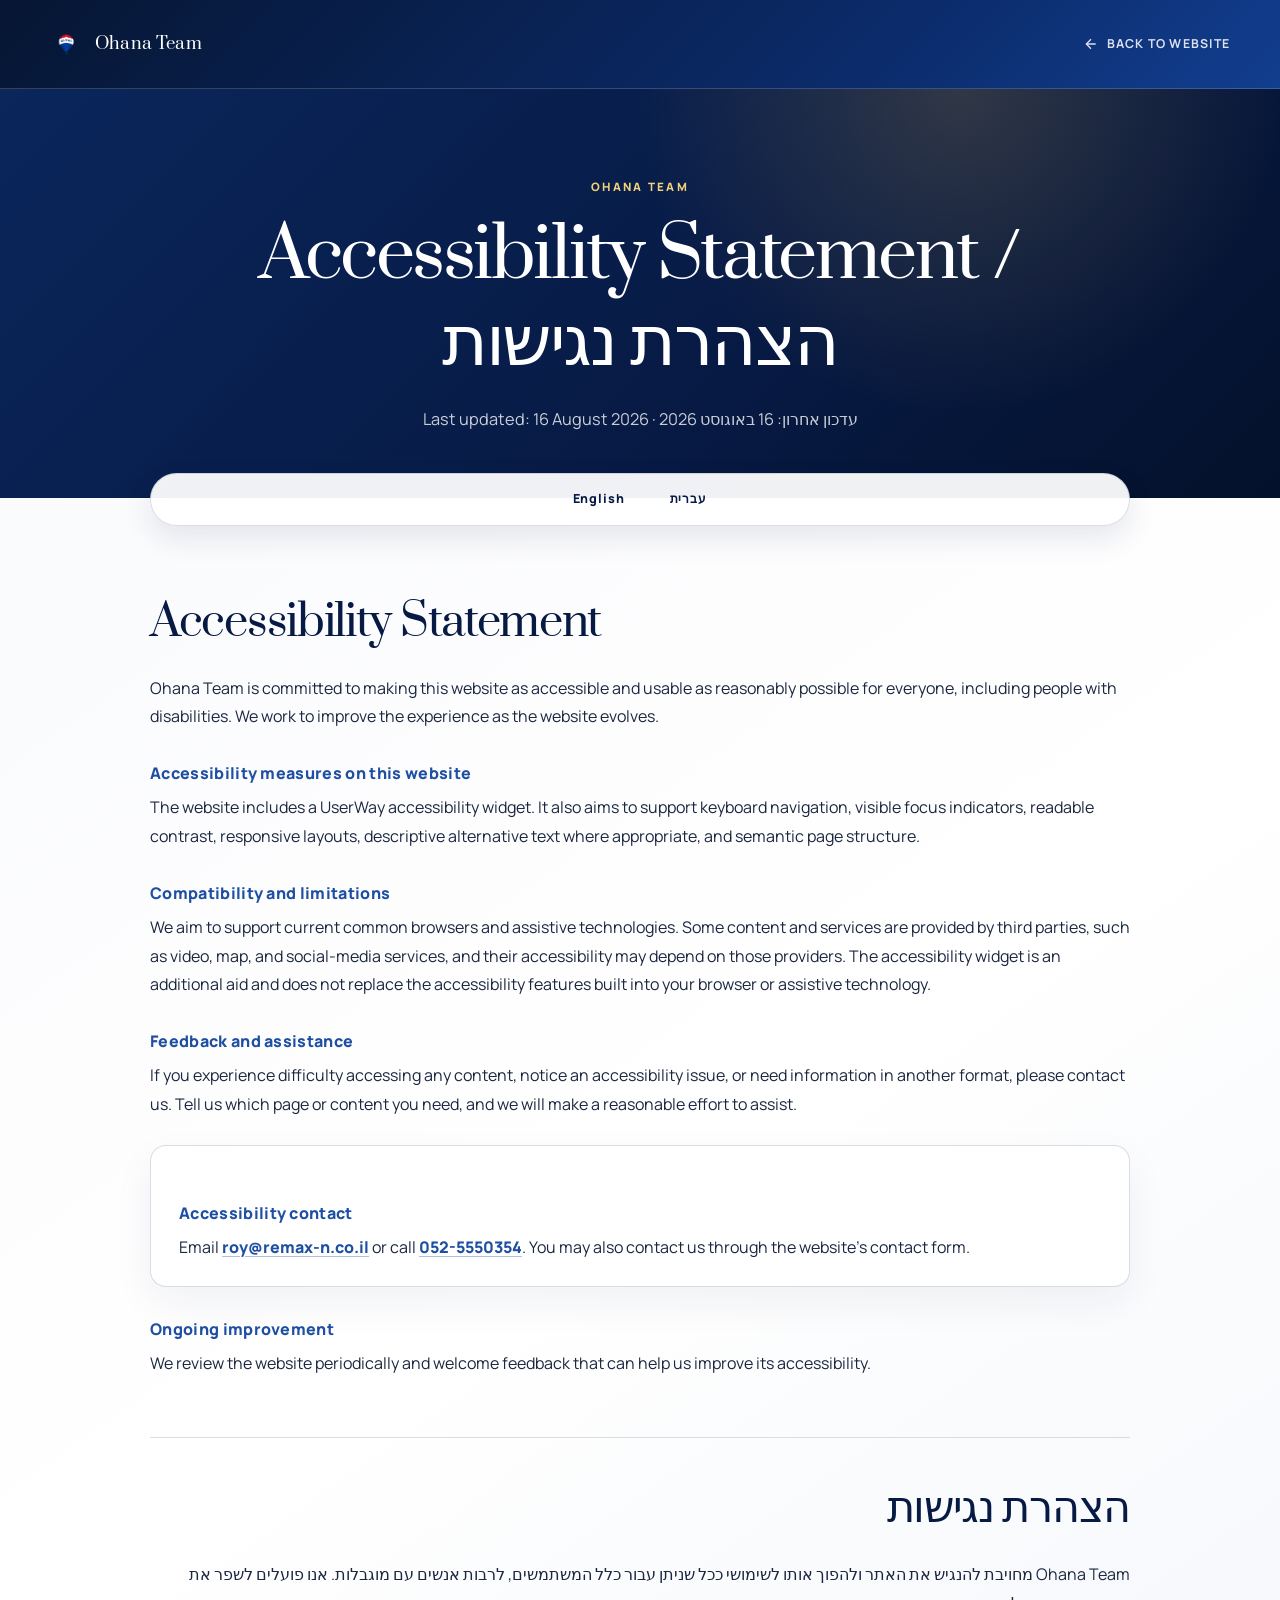
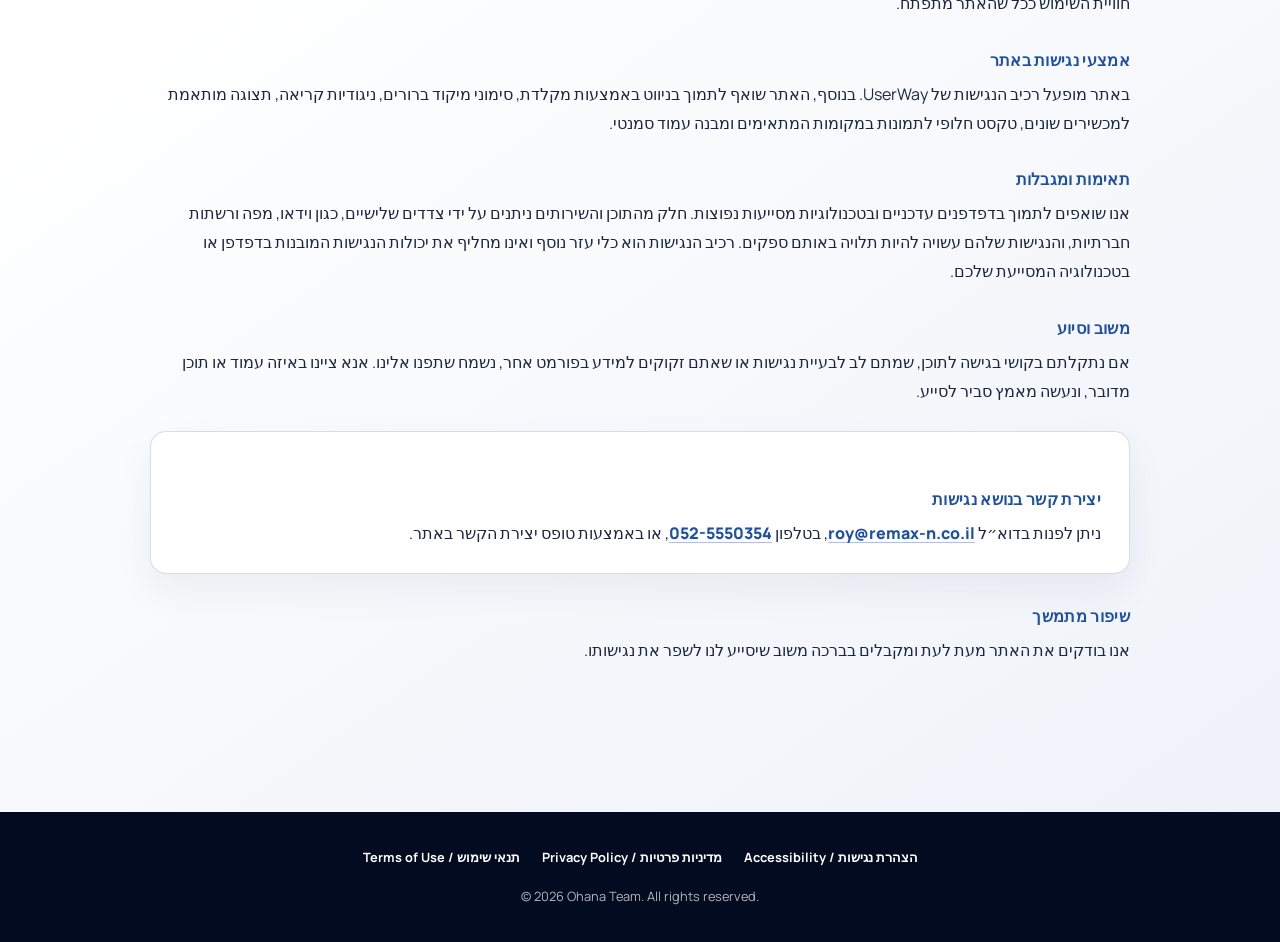
<file: accessibility.html>
<!DOCTYPE html>
<html lang="en" dir="ltr">
<head>
  <meta charset="UTF-8" />
  <meta name="viewport" content="width=device-width, initial-scale=1.0" />
  <title>Accessibility Statement | Ohana Team</title>
  <meta name="description" content="Accessibility Statement for the Ohana Team website, available in English and Hebrew." />
  <link rel="preconnect" href="https://fonts.googleapis.com" />
  <link rel="preconnect" href="https://fonts.gstatic.com" crossorigin />
  <link href="https://fonts.googleapis.com/css2?family=Manrope:wght@400;500;600;700;800&family=Prata&display=swap" rel="stylesheet" />
  <link rel="stylesheet" href="legal.css" />
</head>
<body>
  <a class="skip-link" href="#english">Skip to content</a>
  <header class="legal-header">
    <div class="legal-header__inner">
      <a class="brand" href="ohana-team-v3.html" aria-label="Ohana Team home"><img class="brand-mark" src="assets/logopp-Photoroom.png" alt="" />Ohana Team</a>
      <a class="back-link" href="ohana-team-v3.html"><svg viewBox="0 0 24 24" fill="none" stroke="currentColor" stroke-width="2" aria-hidden="true"><path d="M19 12H5M12 19l-7-7 7-7" /></svg>Back to website</a>
    </div>
  </header>
  <main>
    <section class="legal-hero" aria-labelledby="page-title"><div class="legal-hero__inner"><p class="eyebrow">Ohana Team</p><h1 id="page-title">Accessibility Statement / הצהרת נגישות</h1><p>Last updated: 16 August 2026 · עדכון אחרון: 16 באוגוסט 2026</p></div></section>
    <nav class="language-switch" aria-label="Page language"><a href="#english">English</a><a href="#hebrew" lang="he" dir="rtl">עברית</a></nav>
    <article class="legal-document">
      <section class="language-section" id="english" lang="en">
        <h2>Accessibility Statement</h2>
        <p>Ohana Team is committed to making this website as accessible and usable as reasonably possible for everyone, including people with disabilities. We work to improve the experience as the website evolves.</p>
        <h3>Accessibility measures on this website</h3>
        <p>The website includes a UserWay accessibility widget. It also aims to support keyboard navigation, visible focus indicators, readable contrast, responsive layouts, descriptive alternative text where appropriate, and semantic page structure.</p>
        <h3>Compatibility and limitations</h3>
        <p>We aim to support current common browsers and assistive technologies. Some content and services are provided by third parties, such as video, map, and social-media services, and their accessibility may depend on those providers. The accessibility widget is an additional aid and does not replace the accessibility features built into your browser or assistive technology.</p>
        <h3>Feedback and assistance</h3>
        <p>If you experience difficulty accessing any content, notice an accessibility issue, or need information in another format, please contact us. Tell us which page or content you need, and we will make a reasonable effort to assist.</p>
        <div class="contact-card"><h3>Accessibility contact</h3><p>Email <a href="mailto:roy@remax-n.co.il">roy@remax-n.co.il</a> or call <a href="tel:+972525550354">052-5550354</a>. You may also contact us through the website's contact form.</p></div>
        <h3>Ongoing improvement</h3>
        <p>We review the website periodically and welcome feedback that can help us improve its accessibility.</p>
      </section>
      <section class="language-section" id="hebrew" lang="he" dir="rtl">
        <h2>הצהרת נגישות</h2>
        <p>Ohana Team מחויבת להנגיש את האתר ולהפוך אותו לשימושי ככל שניתן עבור כלל המשתמשים, לרבות אנשים עם מוגבלות. אנו פועלים לשפר את חוויית השימוש ככל שהאתר מתפתח.</p>
        <h3>אמצעי נגישות באתר</h3>
        <p>באתר מופעל רכיב הנגישות של UserWay. בנוסף, האתר שואף לתמוך בניווט באמצעות מקלדת, סימוני מיקוד ברורים, ניגודיות קריאה, תצוגה מותאמת למכשירים שונים, טקסט חלופי לתמונות במקומות המתאימים ומבנה עמוד סמנטי.</p>
        <h3>תאימות ומגבלות</h3>
        <p>אנו שואפים לתמוך בדפדפנים עדכניים ובטכנולוגיות מסייעות נפוצות. חלק מהתוכן והשירותים ניתנים על ידי צדדים שלישיים, כגון וידאו, מפה ורשתות חברתיות, והנגישות שלהם עשויה להיות תלויה באותם ספקים. רכיב הנגישות הוא כלי עזר נוסף ואינו מחליף את יכולות הנגישות המובנות בדפדפן או בטכנולוגיה המסייעת שלכם.</p>
        <h3>משוב וסיוע</h3>
        <p>אם נתקלתם בקושי בגישה לתוכן, שמתם לב לבעיית נגישות או שאתם זקוקים למידע בפורמט אחר, נשמח שתפנו אלינו. אנא ציינו באיזה עמוד או תוכן מדובר, ונעשה מאמץ סביר לסייע.</p>
        <div class="contact-card"><h3>יצירת קשר בנושא נגישות</h3><p>ניתן לפנות בדוא״ל <a href="mailto:roy@remax-n.co.il">roy@remax-n.co.il</a>, בטלפון <a href="tel:+972525550354">052-5550354</a>, או באמצעות טופס יצירת הקשר באתר.</p></div>
        <h3>שיפור מתמשך</h3>
        <p>אנו בודקים את האתר מעת לעת ומקבלים בברכה משוב שיסייע לנו לשפר את נגישותו.</p>
      </section>
    </article>
  </main>
  <footer class="legal-footer"><nav class="legal-footer__links" aria-label="Legal links"><a href="terms.html">Terms of Use / תנאי שימוש</a><a href="privacy.html">Privacy Policy / מדיניות פרטיות</a><a href="accessibility.html">Accessibility / הצהרת נגישות</a></nav><p>&copy; 2026 Ohana Team. All rights reserved.</p></footer>
  <script src="https://cdn.userway.org/widget.js" data-account="eNqfUAn2h1" data-position="5"></script>
</body>
</html>
</file>
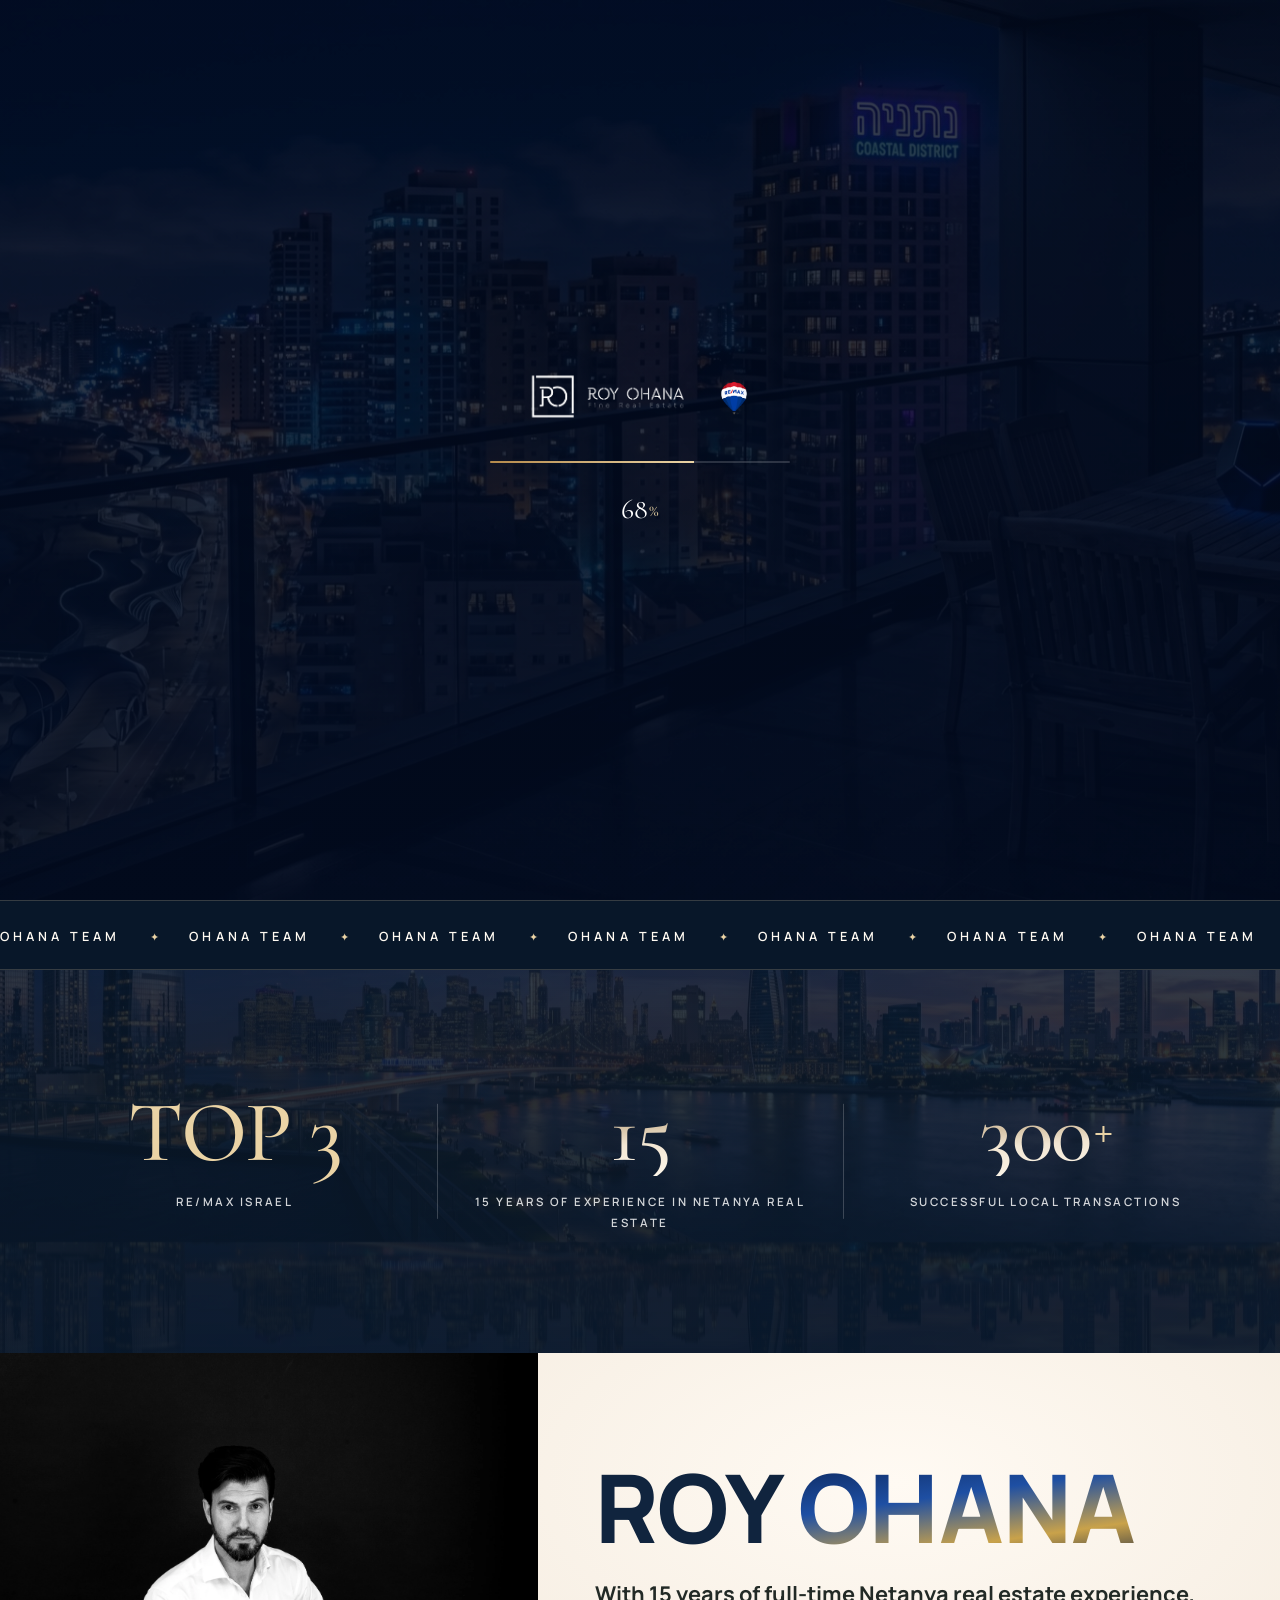
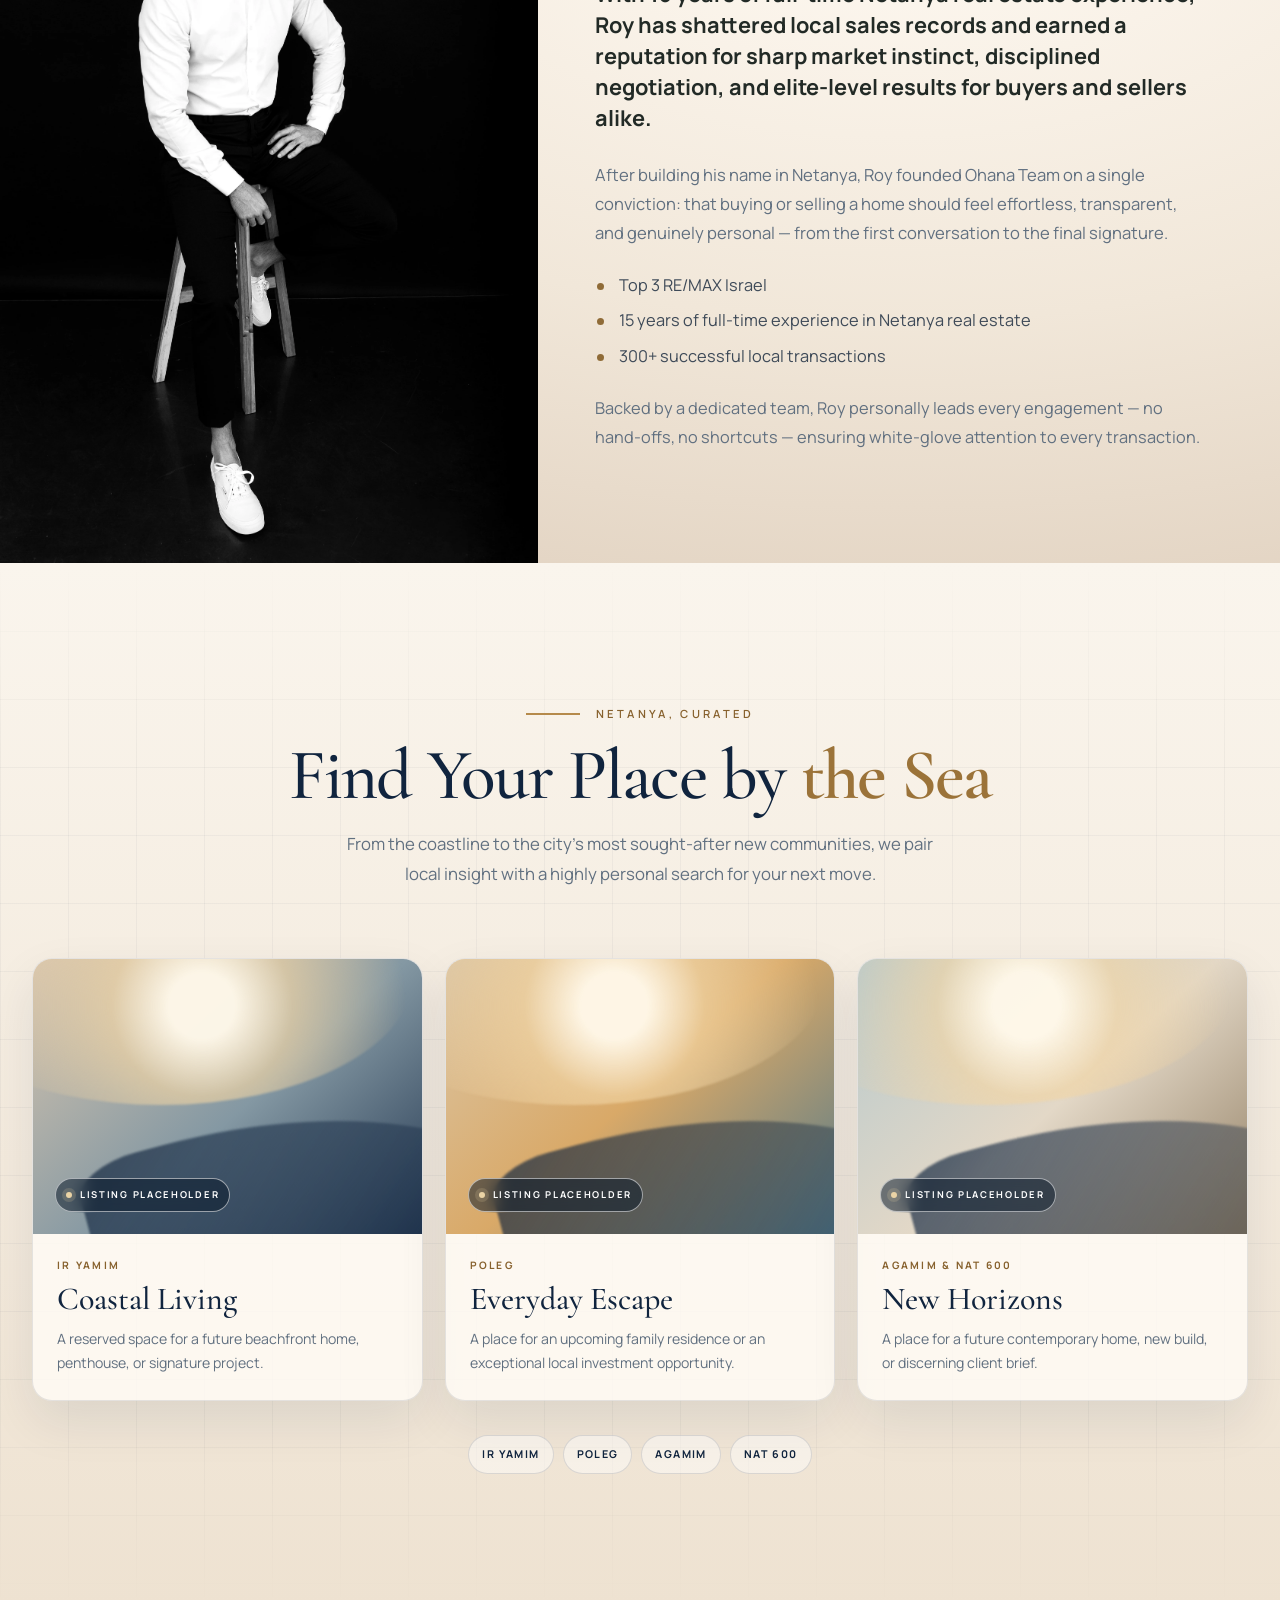
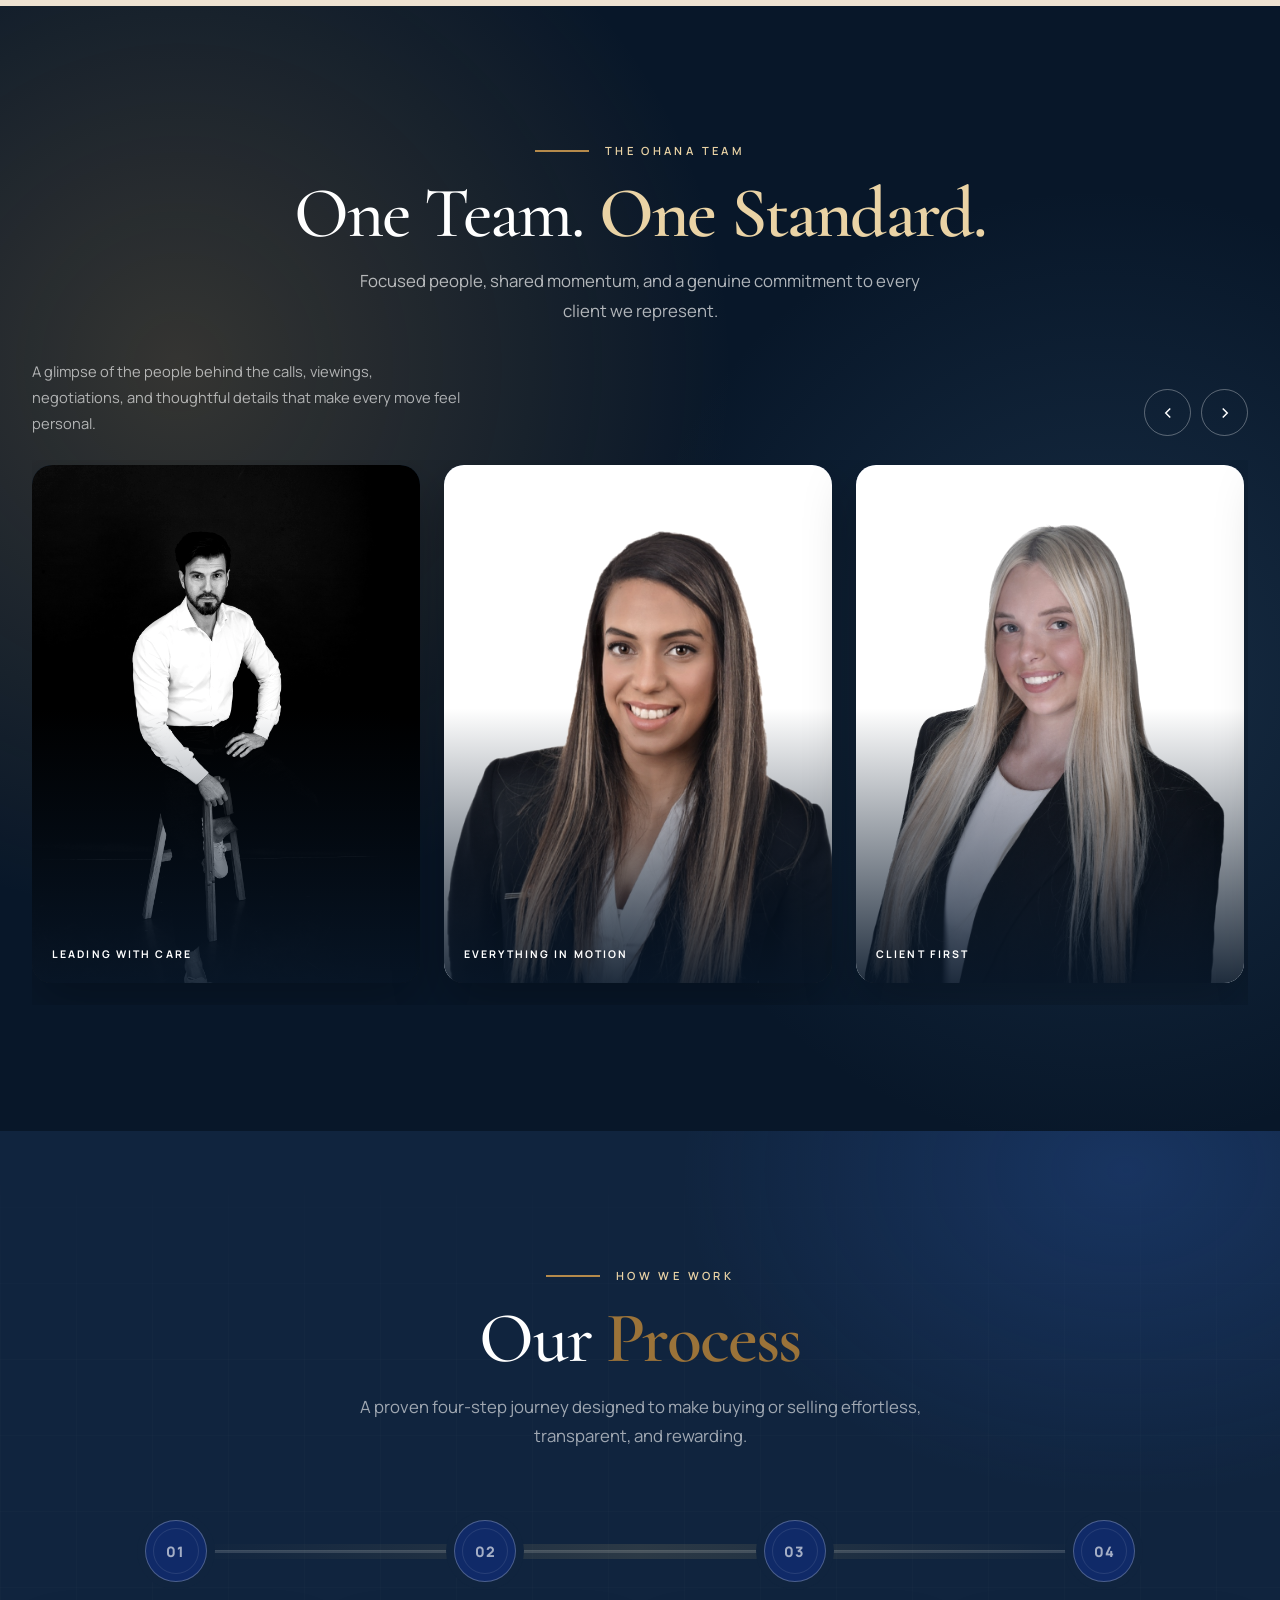
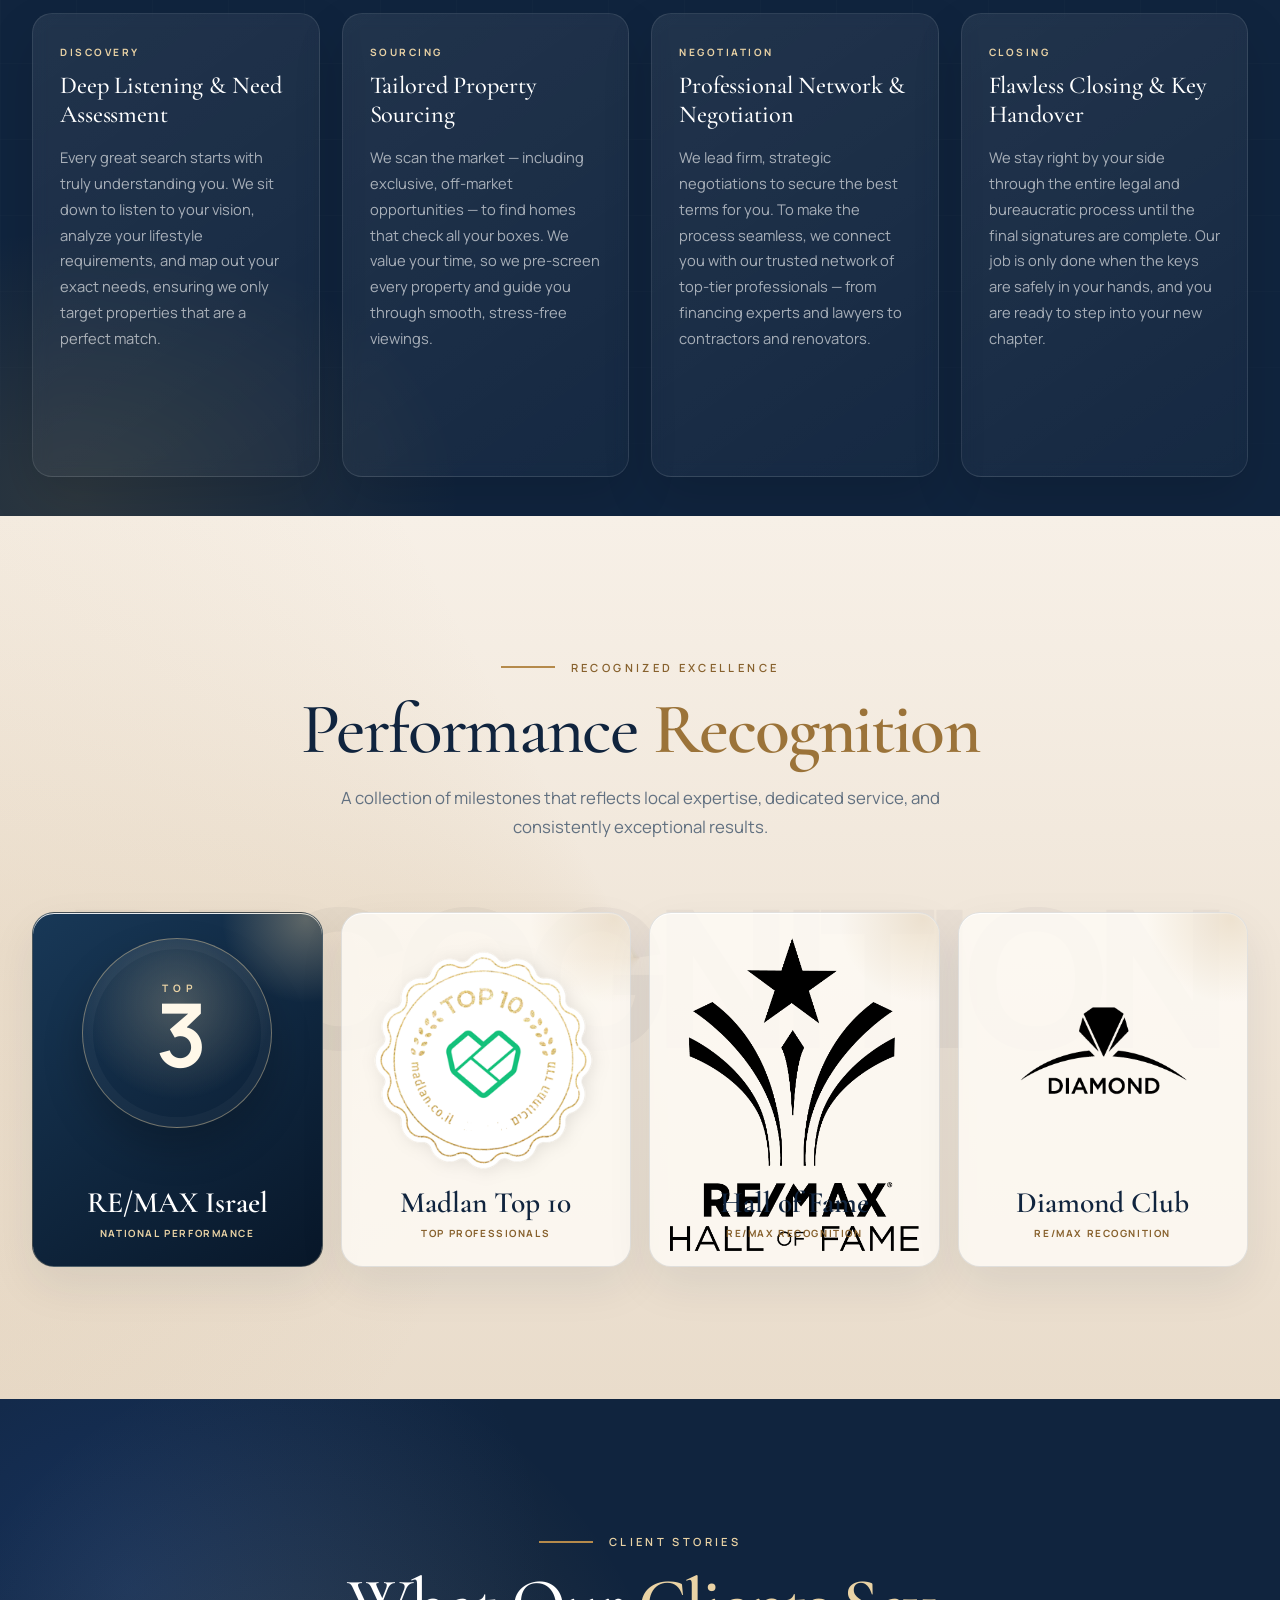
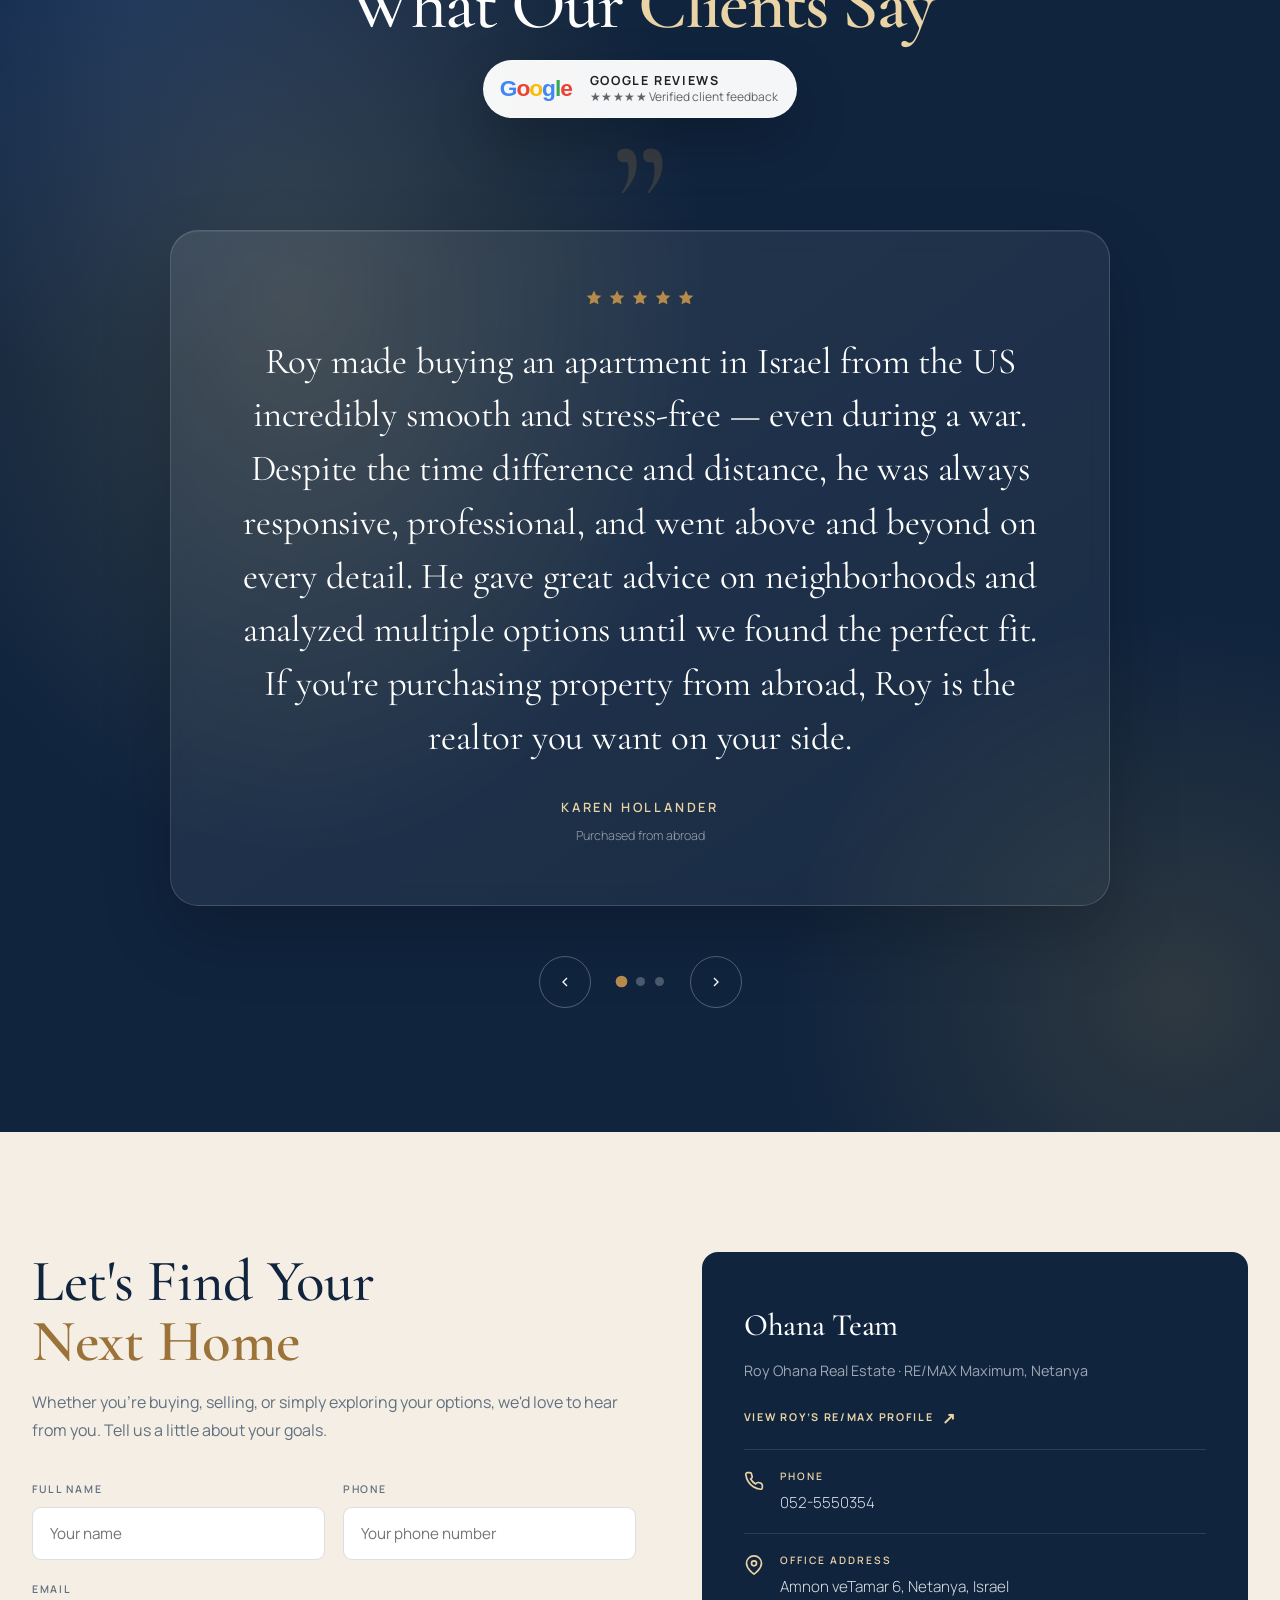
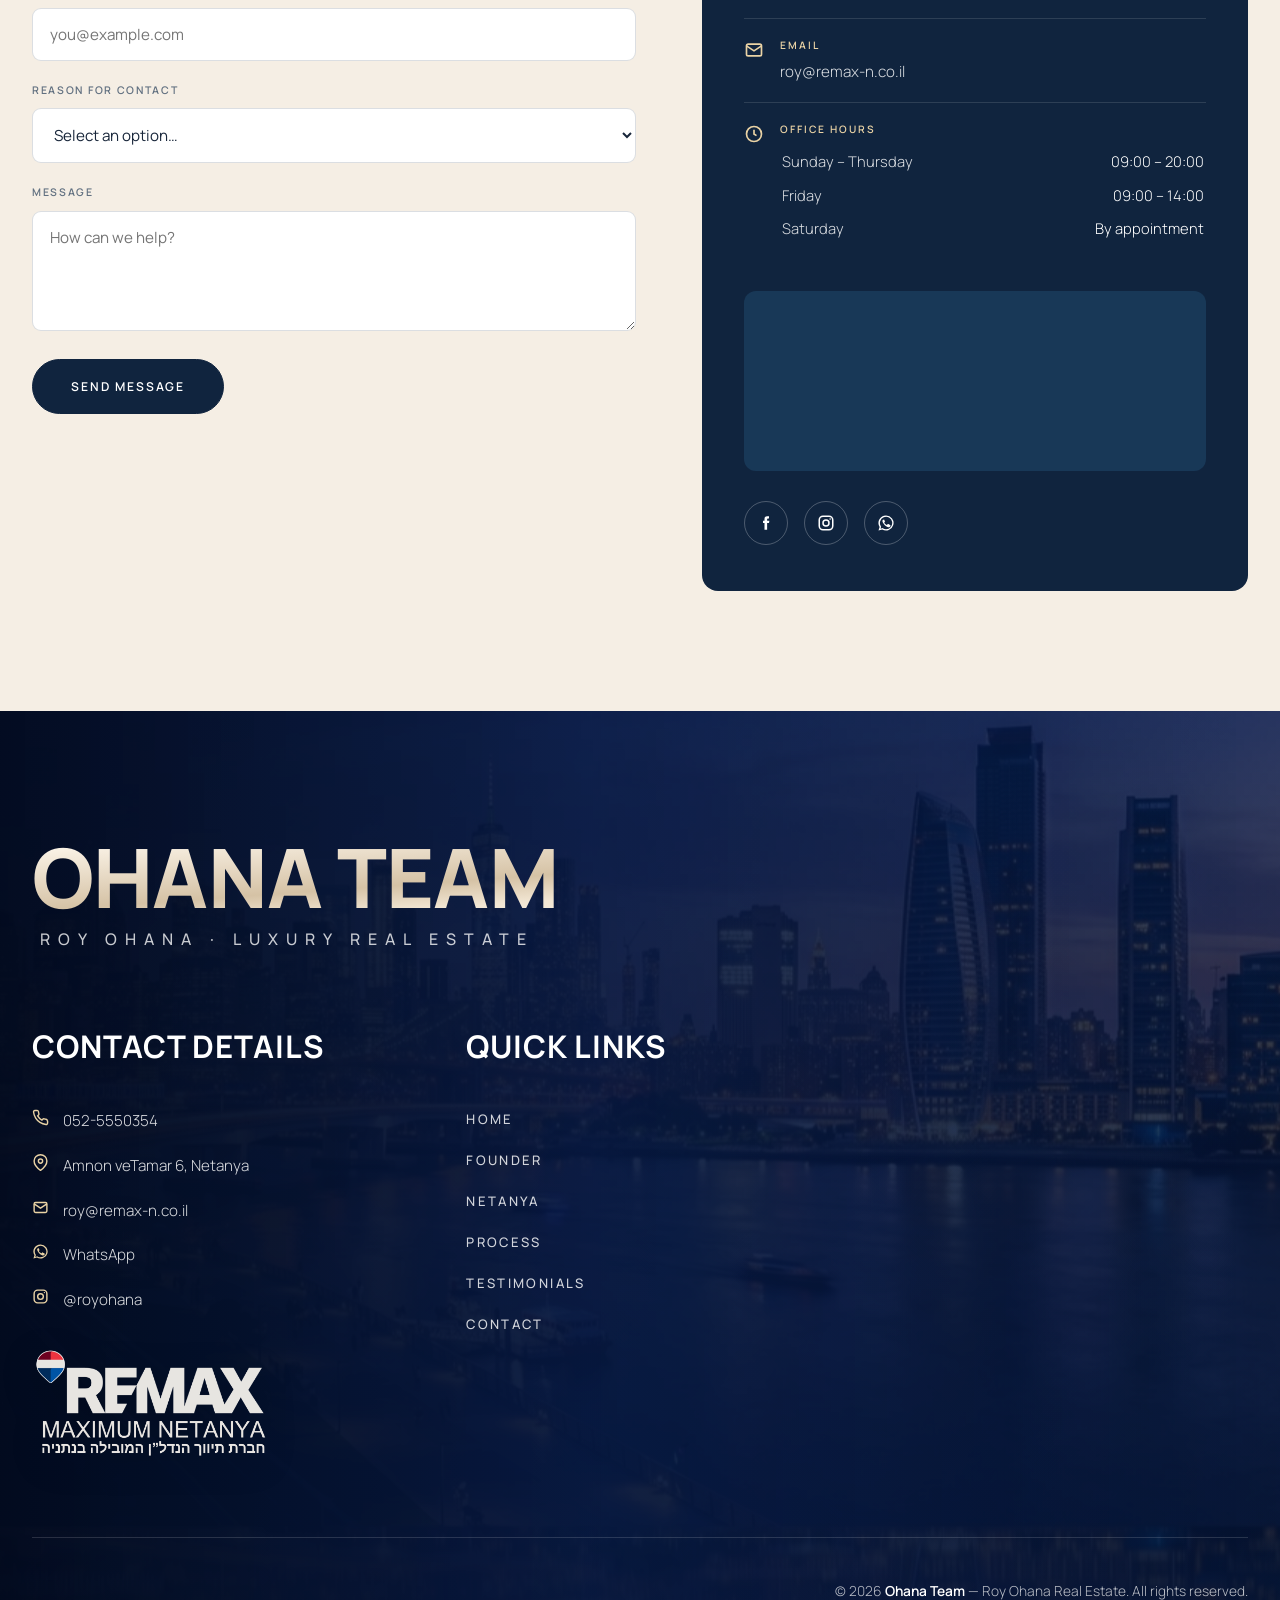
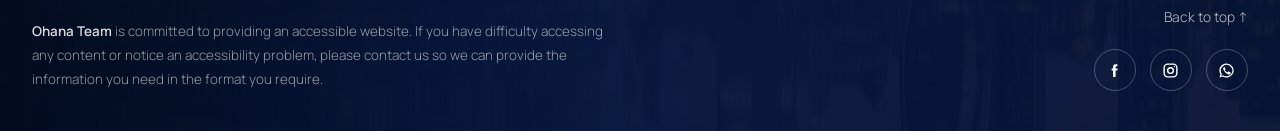
<file: ohana-team-v2.html>
<!DOCTYPE html>
<html lang="en" dir="ltr">
<head>
<meta charset="UTF-8" />
<meta name="viewport" content="width=device-width, initial-scale=1.0" />
<title>Ohana Team — Netanya Premium Real Estate</title>
<meta name="description" content="Ohana Team — your anchor in Netanya's premium real estate, with 15 years of local experience and proven results for buyers and sellers." />

<!-- Fonts: elegant editorial display + modern body -->
<link rel="preconnect" href="https://fonts.googleapis.com" />
<link rel="preconnect" href="https://fonts.gstatic.com" crossorigin />
<link href="https://fonts.googleapis.com/css2?family=Cormorant+Garamond:ital,wght@0,400;0,500;0,600;1,500;1,600&family=Manrope:wght@300;400;500;600;700&display=swap" rel="stylesheet" />
<script>document.documentElement.classList.add('js');</script>

<style>
/* ============================================================
   OHANA TEAM — Modern Premium Luxury Real Estate
   ============================================================ */
:root{
  /* refined palette — royal navy, warm gold, crisp white */
  --ink:        #071a44;          /* royal navy */
  --ink-2:      #0b2a68;          /* lighter navy — cards / gradients */
  --ink-3:      #020b1f;          /* deepest — footer */
  --bone:       #f6f7fb;          /* clean warm-white */
  --bone-2:     #e8ecf5;          /* alt silver-blue */
  --sand:       #d8dce7;          /* hairline */
  --gold:       #c9a24a;          /* premium gold */
  --gold-2:     #f2d17b;          /* light gold — on dark */
  --gold-ink:   #8b6720;          /* readable gold for small text */
  --gold-accent:#b98726;          /* large gold accents on light */
  --gold-soft:  rgba(201,162,74,.16);
  --teal:       #1e4fa3;          /* royal-blue accent */
  --teal-2:     #356edc;          /* bright blue — glows / gradients */
  --grad-gold:  linear-gradient(118deg,#f7d985 0%,#c9a24a 52%,#8b6720 100%);
  --grad-metal: linear-gradient(176deg,#eceeed 0%,#a9b1ad 44%,#ccd2cf 60%,#f3f5f4 100%);
  --text:       #1b211e;
  --text-2:     #424c47;
  --muted:      #5a625c;
  --line:       rgba(7,26,68,.13);
  --line-d:     rgba(255,255,255,.13);
  --white:      #ffffff;

  --header-h:   88px;
  --maxw:       1280px;
  --ease:       cubic-bezier(.16,.84,.44,1);
  --ease-out:   cubic-bezier(.22,1,.36,1);

  --f-sans:    'Roboto', -apple-system, BlinkMacSystemFont, 'Segoe UI', sans-serif;
  --f-display: 'Roboto Condensed', 'Roboto', -apple-system, BlinkMacSystemFont, sans-serif;
  --f-cond:    'Roboto Condensed', 'Roboto', -apple-system, sans-serif;
}

*,*::before,*::after{ box-sizing:border-box; margin:0; padding:0; }
html{ scroll-behavior:smooth; -webkit-text-size-adjust:100%; }
body{
  font-family:var(--f-sans);
  color:var(--text);
  background:var(--bone);
  line-height:1.75;
  font-weight:400;
  overflow-x:hidden;
  -webkit-font-smoothing:antialiased;
}
/* fine grain texture for premium depth */
body::after{
  content:""; position:fixed; inset:0; pointer-events:none; z-index:1500; opacity:.035;
  mix-blend-mode:overlay;
  background-image:url("data:image/svg+xml,%3Csvg xmlns='http://www.w3.org/2000/svg' width='180' height='180'%3E%3Cfilter id='n'%3E%3CfeTurbulence type='fractalNoise' baseFrequency='0.85' numOctaves='4' stitchTiles='stitch'/%3E%3C/filter%3E%3Crect width='100%25' height='100%25' filter='url(%23n)'/%3E%3C/svg%3E");
}
img{ display:block; max-width:100%; }
a{ color:inherit; text-decoration:none; }
ul{ list-style:none; }
section{ scroll-margin-top:var(--header-h); position:relative; }
main:focus{ outline:none; }
::selection{ background:var(--gold); color:var(--ink); }

/* ---------- a11y utilities ---------- */
:focus-visible{ outline:2.5px solid var(--gold); outline-offset:3px; border-radius:2px; }
.sr-only{ position:absolute; width:1px; height:1px; padding:0; margin:-1px; overflow:hidden; clip:rect(0,0,0,0); white-space:nowrap; border:0; }
.skip-link{ position:absolute; left:16px; top:-70px; z-index:2100; background:var(--ink); color:#fff; padding:13px 22px; border-radius:0 0 8px 8px; font-size:.72rem; letter-spacing:.16em; text-transform:uppercase; transition:top .3s var(--ease); }
.skip-link:focus{ top:0; }
html:not(.js) .reveal{ opacity:1; transform:none; }
html:not(.js) .hero .eyebrow,
html:not(.js) .hero h1,
html:not(.js) .hero p.sub,
html:not(.js) .hero-cta,
html:not(.js) .hero .scroll-cue{ opacity:1 !important; transform:none !important; }

/* ---------- Reusable type ---------- */
.eyebrow{
  display:inline-flex; align-items:center; gap:11px;
  font-size:.7rem; letter-spacing:.3em; text-transform:uppercase;
  font-weight:600; color:var(--gold-ink);
}
.eyebrow::before{ content:""; width:26px; height:1px; background:currentColor; opacity:.7; }
.section-head{ max-width:720px; margin:0 auto 70px; text-align:center; }
.section-head .eyebrow{ margin-bottom:20px; }
.section-head .eyebrow{ gap:16px; }
.section-head .eyebrow::before{ width:54px; height:2px; opacity:1; background:var(--teal); }
.section-head .eyebrow,
.contact-form .eyebrow,
.cta-band .eyebrow,
.founder-eyebrow,
.hero .eyebrow,
.pl-tag{ display:none !important; }
.section-head h2{
  font-family:var(--f-display); font-weight:400;
  font-size:clamp(2.3rem,5vw,3.9rem); line-height:1.04; color:var(--ink);
  letter-spacing:-.01em;
}
.section-head h2 em{ color:var(--gold-accent); }
.section-head p{ margin-top:20px; color:var(--muted); font-size:1.05rem; }

.container{ width:100%; max-width:var(--maxw); margin:0 auto; padding:0 32px; }

/* ---------- Buttons ---------- */
.btn{
  position:relative; display:inline-flex; align-items:center; gap:.7em; overflow:hidden;
  font-family:var(--f-sans); font-size:.76rem; font-weight:600;
  letter-spacing:.16em; text-transform:uppercase;
  padding:18px 38px; border-radius:50px; cursor:pointer;
  border:1.5px solid var(--gold); background:var(--grad-gold); color:var(--ink);
  transition:color .45s var(--ease), border-color .45s var(--ease), box-shadow .45s var(--ease);
  will-change:transform;
}
.btn span{ position:relative; z-index:1; }
.btn::before{
  content:""; position:absolute; inset:0; z-index:0; background:var(--ink);
  transform:translateY(101%); transition:transform .5s var(--ease-out);
}
.btn:hover{ color:#fff; border-color:var(--ink); box-shadow:0 14px 34px rgba(21,19,14,.22); }
.btn:hover::before{ transform:translateY(0); }
.btn:disabled{ cursor:wait; opacity:.68; transform:none !important; }
.btn:disabled::after{ display:none; }
.btn-ghost{ background:transparent; color:#fff; border-color:rgba(255,255,255,.5); }
.btn-ghost::before{ background:#fff; }
.btn-ghost:hover{ color:var(--ink); border-color:#fff; }
.btn-dark{ background:var(--ink); color:#fff; border-color:var(--ink); }
.btn-dark::before{ background:var(--gold); }
.btn-dark:hover{ color:var(--ink); border-color:var(--gold); }
/* micro: light sheen sweep across buttons on hover */
.btn::after{ content:""; position:absolute; top:0; bottom:0; left:-45%; width:35%; z-index:2; background:linear-gradient(100deg, transparent, rgba(255,255,255,.32), transparent); transform:skewX(-18deg); pointer-events:none; opacity:0; }
.btn:hover::after{ animation:btnSheen .9s var(--ease-out); }
@keyframes btnSheen{ 0%{ left:-45%; opacity:0; } 14%{ opacity:1; } 100%{ left:140%; opacity:0; } }

/* ---------- Scroll progress ---------- */
#progress{
  position:fixed; top:0; left:0; height:2px; width:0%;
  background:linear-gradient(90deg,var(--gold),var(--gold-2)); z-index:1200;
  transition:width .1s linear;
}

/* ============================================================
   HEADER
   ============================================================ */
header{
  position:fixed; top:0; left:0; width:100%; z-index:1000;
  height:var(--header-h); display:flex; align-items:center;
  transition:background .5s var(--ease), height .5s var(--ease), box-shadow .5s var(--ease), border-color .5s var(--ease), backdrop-filter .5s var(--ease);
  border-bottom:1px solid transparent;
}
header .container{ display:flex; align-items:center; justify-content:space-between; gap:24px; }
.brand{ display:flex; align-items:center; gap:14px; height:100%; }
.brand img{ height:52px; width:auto; transition:height .5s var(--ease), opacity .3s ease; }
.brand .logo-black{ display:none; }
.brand .remax-logo{
  height:42px; width:auto; object-fit:contain; flex:0 0 auto;
  transform:translateY(1px);
  filter:drop-shadow(0 7px 14px rgba(0,0,0,.18));
  transition:height .5s var(--ease), filter .35s ease, transform .35s ease;
}
nav.main{ display:flex; align-items:center; gap:36px; }
nav.main a{
  font-size:.74rem; letter-spacing:.14em; text-transform:uppercase; font-weight:500;
  color:rgba(255,255,255,.92); position:relative; padding:6px 0; transition:color .3s ease;
}
nav.main a::after{
  content:""; position:absolute; left:0; bottom:0; height:1.5px; width:0;
  background:var(--gold); transition:width .4s var(--ease);
}
nav.main a:hover{ color:#fff; }
nav.main a:hover::after{ width:100%; }
.header-social{ display:flex; align-items:center; gap:15px; padding-left:10px; margin-left:6px; border-left:1px solid rgba(255,255,255,.25); }
.header-social a{ color:#fff; opacity:.8; transition:opacity .3s, color .3s, transform .3s; display:flex; }
.header-social a:hover{ opacity:1; color:var(--gold-2); transform:translateY(-2px); }
.header-social svg{ width:17px; height:17px; }

header.scrolled{ background:rgba(246,244,237,.82); backdrop-filter:saturate(1.4) blur(14px); -webkit-backdrop-filter:saturate(1.4) blur(14px); height:70px; box-shadow:0 10px 40px rgba(21,19,14,.07); border-color:var(--line); }
header.scrolled .brand .logo-white{ display:none; }
header.scrolled .brand .logo-black{ display:block; }
header.scrolled .brand img{ height:40px; }
header.scrolled .brand .remax-logo{ height:32px; filter:drop-shadow(0 5px 10px rgba(7,26,68,.14)); }
header.scrolled nav.main a{ color:var(--text); }
header.scrolled nav.main a:hover{ color:var(--gold-ink); }
header.scrolled .header-social{ border-color:var(--line); }
header.scrolled .header-social a{ color:var(--text); }
header.scrolled .header-social a:hover{ color:var(--gold-ink); }

.burger{ display:none; flex-direction:column; gap:5px; width:30px; height:24px; justify-content:center; cursor:pointer; background:none; border:0; }
.burger span{ display:block; height:2px; width:100%; background:#fff; transition:.35s var(--ease); }
header.scrolled .burger span{ background:var(--ink); }
.burger.active span{ background:#fff; }
.burger.active span:nth-child(1){ transform:translateY(7px) rotate(45deg); }
.burger.active span:nth-child(2){ opacity:0; }
.burger.active span:nth-child(3){ transform:translateY(-7px) rotate(-45deg); }

.mobile-nav{
  position:fixed; inset:0; z-index:999; background:var(--ink);
  display:flex; flex-direction:column; align-items:center; justify-content:center; gap:6px;
  opacity:0; visibility:hidden; transform:translateY(-12px);
  transition:opacity .45s var(--ease), transform .45s var(--ease), visibility .45s;
}
.mobile-nav.open{ opacity:1; visibility:visible; transform:translateY(0); }
.mobile-nav a{ color:#fff; font-family:var(--f-display); font-size:2.1rem; font-weight:400; padding:9px 0; transition:color .3s; }
.mobile-nav a:hover{ color:var(--gold-2); }
.mobile-nav .m-social{ display:flex; gap:22px; margin-top:30px; }
.mobile-nav .m-social a{ font-size:0; color:#fff; }
.mobile-nav .m-social svg{ width:24px; height:24px; }

/* ============================================================
   HERO — full-bleed video
   ============================================================ */
.hero{ position:relative; height:100vh; height:100svh; min-height:600px; width:100%; overflow:hidden; display:flex; align-items:center; }
.hero-video{ position:absolute; inset:0; z-index:0; overflow:hidden; background:var(--ink-3); }
/* Vimeo source is portrait 9:16 — cover the hero edge-to-edge (no letterbox bars) */
.hero-video iframe{
  position:absolute; top:50%; left:50%;
  width:max(100vw, calc(100vh * 9 / 16));
  height:max(100vh, calc(100vw * 16 / 9));
  transform:translate(-50%,-50%) scale(1.02);
  border:0; pointer-events:none;
}
.hero-overlay{
  position:absolute; inset:0; z-index:1;
  background:
    linear-gradient(90deg, rgba(2,11,31,.86) 0%, rgba(7,26,68,.52) 46%, rgba(7,26,68,.18) 100%),
    linear-gradient(to bottom, rgba(2,11,31,.54) 0%, rgba(7,26,68,.28) 40%, rgba(2,11,31,.86) 100%);
}
.hero-inner{ position:relative; z-index:2; width:100%; will-change:transform; }
.hero-content{ max-width:820px; }
.hero .r-mask{ overflow:hidden; }
.hero .eyebrow{ color:var(--gold-2); margin-bottom:26px; transform:translateY(150%); }
.hero .eyebrow::before{ background:var(--gold-2); }
.hero h1{
  font-family:var(--f-display); font-weight:300; color:#fff;
  font-size:clamp(2.9rem,6.8vw,5.8rem); line-height:1.02; letter-spacing:-.015em;
  text-shadow:0 2px 30px rgba(0,0,0,.4); margin-bottom:28px; transform:translateY(112%);
}
.hero h1 em{ font-weight:600; color:var(--gold-2); }
@supports ((-webkit-background-clip:text) or (background-clip:text)){
  .hero h1 em{ background:linear-gradient(100deg,#fff4d2 0%,#f2d17b 28%,#c9a24a 50%,#f2d17b 72%,#fff8df 100%); background-size:220% auto; -webkit-background-clip:text; background-clip:text; -webkit-text-fill-color:transparent; animation:sheen 7s linear infinite; }
}
@keyframes sheen{ from{ background-position:0% center; } to{ background-position:220% center; } }
.hero p.sub{
  color:rgba(255,255,255,.9); font-size:1.1rem; font-weight:300; max-width:560px;
  line-height:1.8; margin-bottom:42px; transform:translateY(118%); text-shadow:0 1px 16px rgba(0,0,0,.5);
}
.hero-cta{ display:flex; flex-wrap:wrap; align-items:center; gap:18px 30px; opacity:0; }
.watch-link{ display:inline-flex; align-items:center; gap:14px; color:#fff; font-size:.76rem; letter-spacing:.16em; text-transform:uppercase; font-weight:500; cursor:pointer; transition:color .3s; background:none; border:0; font-family:var(--f-sans); }
.watch-link:hover{ color:var(--gold-2); }
.watch-link .play{
  width:48px; height:48px; border-radius:50%; border:1.5px solid rgba(255,255,255,.55);
  display:flex; align-items:center; justify-content:center; transition:.4s var(--ease); position:relative;
}
.watch-link .play::after{ content:""; position:absolute; inset:-1.5px; border-radius:50%; border:1.5px solid var(--gold-2); transform:scale(1.25); opacity:0; transition:.5s var(--ease); }
.watch-link:hover .play{ border-color:transparent; background:var(--gold-soft); }
.watch-link:hover .play::after{ transform:scale(1); opacity:1; }
.watch-link .play svg{ width:14px; height:14px; margin-left:2px; }

.hero.ready .eyebrow{ animation:rise 1s var(--ease-out) .55s forwards; }
.hero.ready h1{ animation:rise 1.2s var(--ease-out) .72s forwards; }
.hero.ready p.sub{ animation:rise 1.1s var(--ease-out) 1s forwards; }
.hero.ready .hero-cta{ animation:fadeUp 1s var(--ease-out) 1.25s forwards; }
.hero.ready .hero-video iframe{ animation:heroZoom 2.8s var(--ease-out) .05s forwards; }
.hero.ready .scroll-cue{ animation:cueIn 1s ease 1.7s forwards; }
@keyframes rise{ from{ transform:translateY(112%); } to{ transform:translateY(0); } }
@keyframes fadeUp{ from{opacity:0; transform:translateY(26px);} to{opacity:1; transform:translateY(0);} }
@keyframes heroZoom{ from{ transform:translate(-50%,-50%) scale(1.16); } to{ transform:translate(-50%,-50%) scale(1.02); } }
@keyframes cueIn{ from{opacity:0;} to{opacity:1;} }

.scroll-cue{
  position:absolute; bottom:32px; left:50%; transform:translateX(-50%); z-index:2;
  display:flex; flex-direction:column; align-items:center; gap:10px; color:rgba(255,255,255,.7);
  font-size:.6rem; letter-spacing:.3em; text-transform:uppercase; opacity:0;
}
.scroll-cue .mouse{ width:23px; height:37px; border:1.5px solid rgba(255,255,255,.5); border-radius:14px; position:relative; }
.scroll-cue .mouse::after{ content:""; position:absolute; top:7px; left:50%; transform:translateX(-50%); width:3px; height:7px; background:#fff; border-radius:2px; animation:wheel 1.7s infinite; }
@keyframes wheel{ 0%{opacity:0; top:7px;} 40%{opacity:1;} 100%{opacity:0; top:18px;} }

/* ============================================================
   MARQUEE
   ============================================================ */
.marquee{ background:var(--ink); color:#fff; padding:24px 0; overflow:hidden; white-space:nowrap; }
.marquee-track{ display:inline-flex; align-items:center; gap:38px; animation:scrollx 32s linear infinite; will-change:transform; }
.marquee:hover .marquee-track{ animation-play-state:paused; }
.marquee-track span{ font-family:var(--f-display); font-weight:400; font-size:1.5rem; letter-spacing:.01em; color:rgba(255,255,255,.92); }
.marquee-track i{ color:var(--gold); font-size:.7rem; font-style:normal; }
@keyframes scrollx{ from{transform:translateX(0);} to{transform:translateX(-50%);} }

/* ============================================================
   IMAGE BANDS — animated background reveal (zoom-in) + parallax
   ============================================================ */
.imgband{ position:relative; overflow:hidden; color:#fff; isolation:isolate; }
.imgband-bg{ position:absolute; inset:-10% 0; z-index:0; will-change:transform; }
.imgband-bg img{ width:100%; height:100%; object-fit:cover; transform:scale(1.28); transition:transform 1.9s var(--ease-out); }
.imgband.in .imgband-bg img{ transform:scale(1.06); }
.imgband-overlay{ position:absolute; inset:0; z-index:1; }
.imgband .container{ position:relative; z-index:2; }

/* ============================================================
   STATS — coastal-skyline image band
   ============================================================ */
.stats{ padding:112px 0; }
.stats .imgband-overlay{ background:linear-gradient(180deg, rgba(2,11,31,.84) 0%, rgba(2,11,31,.91) 100%), radial-gradient(75% 100% at 50% 50%, rgba(7,26,68,.18), rgba(2,11,31,.62)); }
.stats-grid{ display:grid; grid-template-columns:repeat(3,1fr); }
.stat{ text-align:center; padding:18px 26px; position:relative; }
.stat + .stat::before{ content:""; position:absolute; left:0; top:50%; transform:translateY(-50%); width:1px; height:64%; background:rgba(255,255,255,.2); }
.stat-num{ font-family:var(--f-display); font-weight:500; font-size:clamp(3rem,7vw,5.4rem); line-height:1; display:flex; justify-content:center; align-items:baseline; letter-spacing:-.02em; color:#eef1f0; background:var(--grad-metal); -webkit-background-clip:text; background-clip:text; -webkit-text-fill-color:transparent; }
.stat-num .plus{ font-size:.55em; margin-left:4px; align-self:center; transform:translateY(-.08em); -webkit-text-fill-color:var(--gold-2); color:var(--gold-2); }
.stat-num.is-text{ background:none; -webkit-text-fill-color:var(--gold-2); color:var(--gold-2); }
.stat-label{ margin-top:16px; font-size:.72rem; letter-spacing:.22em; text-transform:uppercase; color:rgba(255,255,255,.82); font-weight:600; }

/* ============================================================
   FOUNDER — "Meet Roy Ohana" spotlight (jordancohen-style)
   ============================================================ */
.founder{ background:radial-gradient(120% 110% at 72% 22%, #fcfcfb 0%, #edefed 52%, #e0e3e0 100%); color:var(--text); }
.founder-split{ display:grid; grid-template-columns:0.84fr 1.16fr; align-items:stretch; min-height:90vh; }
.founder-photo{ position:relative; overflow:hidden; min-height:420px; }
.founder-photo > img{ width:100%; height:100%; object-fit:cover; object-position:center 18%; transition:transform 1.4s var(--ease); }
.founder:hover .founder-photo > img{ transform:scale(1.04); }
.founder-caption{ position:absolute; left:0; bottom:0; max-width:84%; padding:28px 34px 30px; color:#fff; background:linear-gradient(135deg, rgba(7,26,68,.93), rgba(2,11,31,.96)); }
.founder-caption p{ font-size:.86rem; line-height:1.55; color:rgba(255,255,255,.9); margin-bottom:18px; }
.founder-video{ display:inline-flex; align-items:center; gap:12px; font-family:var(--f-sans); font-size:.72rem; font-weight:600; letter-spacing:.18em; text-transform:uppercase; color:#fff; background:none; border:1px solid rgba(255,255,255,.5); padding:13px 24px; cursor:pointer; transition:.4s var(--ease); }
.founder-video:hover{ background:var(--gold); border-color:var(--gold); color:var(--ink); }
.founder-video svg{ width:14px; height:14px; }
.founder-content{ padding:clamp(56px,7vw,96px) clamp(36px,6vw,104px) clamp(56px,7vw,96px) clamp(34px,4.5vw,72px); align-self:center; max-width:900px; }
.founder-eyebrow{ display:inline-flex; align-items:center; gap:18px; font-size:.78rem; letter-spacing:.42em; text-transform:uppercase; font-weight:600; color:var(--muted); margin-bottom:22px; }
.founder-eyebrow .line{ width:54px; height:2px; background:var(--teal); }
.founder-name{ font-family:var(--f-cond); font-weight:900; text-transform:uppercase; font-size:clamp(3rem,7.4vw,6.6rem); line-height:.9; letter-spacing:-.01em; color:var(--ink); margin-bottom:30px; }
.founder-name .metal{ background:linear-gradient(172deg,#071a44 0%,#1e4fa3 42%,#c9a24a 72%,#071a44 100%); -webkit-background-clip:text; background-clip:text; -webkit-text-fill-color:transparent; color:var(--ink); }
.founder-lead{ font-size:clamp(1.2rem,1.7vw,1.46rem); font-weight:700; line-height:1.42; color:#222a26; margin-bottom:26px; }
.founder-sub{ color:var(--muted); font-size:1.04rem; line-height:1.75; margin-bottom:26px; }
.founder-list{ display:grid; gap:11px; margin-bottom:26px; }
.founder-list li{ position:relative; padding-left:24px; color:var(--text-2); font-size:1.02rem; line-height:1.5; }
.founder-list li::before{ content:""; position:absolute; left:2px; top:.6em; width:7px; height:7px; border-radius:50%; background:var(--teal); }
.founder-close{ color:var(--muted); font-size:1.02rem; line-height:1.75; }
@media (max-width:980px){
  .founder-split{ grid-template-columns:1fr; min-height:0; }
  .founder-photo{ min-height:64vh; }
  .founder-content{ max-width:none; }
}
@media (max-width:560px){
  .founder-photo{ min-height:82vw; }
  .founder-caption{ max-width:100%; padding:22px 22px 24px; }
  .founder-name{ line-height:.94; }
  .founder-content{ padding:48px 22px 56px; }
}

/* ============================================================
   TEAM CARDS
   ============================================================ */
.team{
  padding:126px 0;
  overflow:hidden;
  background:
    radial-gradient(56% 48% at 7% 8%, rgba(53,110,220,.12), transparent 70%),
    radial-gradient(44% 42% at 94% 92%, rgba(201,162,74,.13), transparent 72%),
    linear-gradient(180deg,#e9ece9 0%,#f3f4f2 48%,#e5e9e6 100%);
}
.team::before{
  content:""; position:absolute; inset:0; pointer-events:none; opacity:.32;
  background-image:linear-gradient(rgba(7,26,68,.055) 1px,transparent 1px),linear-gradient(90deg,rgba(7,26,68,.055) 1px,transparent 1px);
  background-size:72px 72px;
  mask-image:linear-gradient(to bottom,transparent,#000 22%,#000 78%,transparent);
}
.team .container{ position:relative; z-index:1; }
.team-grid{ display:grid; grid-template-columns:repeat(3,1fr); gap:26px; align-items:stretch; }
.member{
  position:relative; isolation:isolate; display:flex; flex-direction:column;
  background:rgba(255,255,255,.72); border:1px solid rgba(255,255,255,.82);
  border-radius:24px; overflow:hidden;
  box-shadow:0 20px 54px rgba(7,26,68,.08);
  transition:transform .25s var(--ease-out), box-shadow .55s var(--ease-out), border-color .45s ease;
  transform-style:preserve-3d; backdrop-filter:blur(12px); -webkit-backdrop-filter:blur(12px);
}
.member::before{
  content:""; position:absolute; top:0; left:0; right:0; height:4px;
  background:var(--grad-gold); transform:scaleX(0); transform-origin:left;
  transition:transform .65s var(--ease-out); z-index:5;
}
.member::after{
  content:""; position:absolute; z-index:-1; width:180px; height:180px; right:-100px; bottom:-100px;
  border-radius:50%; background:radial-gradient(circle,rgba(201,162,74,.2),transparent 70%);
  transition:transform .8s var(--ease-out);
}
.member:hover{ transform:translateY(-10px); border-color:rgba(201,162,74,.32); box-shadow:0 34px 76px rgba(7,26,68,.16); }
.member:hover::before{ transform:scaleX(1); }
.member:hover::after{ transform:scale(1.55) translate(-16px,-14px); }
.member-index{
  position:absolute; z-index:4; top:18px; right:18px; width:42px; height:42px;
  border-radius:50%; display:grid; place-items:center;
  font-family:var(--f-cond); font-size:.72rem; font-weight:700; letter-spacing:.12em;
  color:#fff; background:rgba(2,11,31,.7); border:1px solid rgba(255,255,255,.35);
  backdrop-filter:blur(8px); -webkit-backdrop-filter:blur(8px);
}
.member .photo{ position:relative; overflow:hidden; aspect-ratio:5/5.35; background:var(--bone-2); }
.member .photo img{
  width:100%; height:100%; object-fit:cover; object-position:top center;
  filter:grayscale(18%) saturate(.9); transform:scale(1.06);
  transition:transform 1.2s var(--ease-out), filter .65s ease;
}
.member .photo::before{
  content:""; position:absolute; inset:0; z-index:2; pointer-events:none;
  background:linear-gradient(110deg,transparent 20%,rgba(255,255,255,.24) 48%,transparent 72%);
  transform:translateX(-120%); transition:transform 1s var(--ease-out);
}
.member .photo::after{
  content:""; position:absolute; inset:0;
  background:linear-gradient(to top,rgba(2,11,31,.62),transparent 48%);
  opacity:.58; transition:opacity .5s;
}
.member:hover .photo img{ transform:scale(1.11); filter:grayscale(0) saturate(1); }
.member:hover .photo::before{ transform:translateX(120%); }
.member:hover .photo::after{ opacity:.8; }
.member .body{ position:relative; flex:1; padding:31px 28px 34px; }
.member .name{ font-family:var(--f-display); font-size:1.6rem; font-weight:700; text-transform:uppercase; color:var(--ink); line-height:1.08; }
.member .role{ margin-top:8px; font-size:.65rem; letter-spacing:.24em; text-transform:uppercase; color:var(--gold-ink); font-weight:700; }
.member .role-line{ width:42px; height:2px; background:var(--grad-gold); margin:18px 0 20px; transform:scaleX(.55); transform-origin:left; transition:transform .65s var(--ease); }
.member:hover .role-line{ transform:scaleX(1); }
.member .desc{ color:#52605a; font-size:.93rem; line-height:1.76; }

/* ============================================================
   PROCESS
   ============================================================ */
.process{
  padding:126px 0 132px; color:#fff; overflow:hidden;
  background-color:var(--ink);
  background-image:
    radial-gradient(58% 55% at 88% 4%,rgba(53,110,220,.22),transparent 60%),
    radial-gradient(50% 45% at 6% 98%,rgba(201,162,74,.16),transparent 60%);
}
.process::before{
  content:""; position:absolute; inset:0; pointer-events:none; opacity:.18;
  background-image:
    linear-gradient(rgba(255,255,255,.08) 1px,transparent 1px),
    linear-gradient(90deg,rgba(255,255,255,.08) 1px,transparent 1px);
  background-size:76px 76px;
  mask-image:linear-gradient(to bottom,transparent,#000 20%,#000 82%,transparent);
}
.process .container{ position:relative; z-index:1; }
.process .section-head h2{ color:#fff; }
.process .section-head p{ color:rgba(255,255,255,.6); }
.process .section-head .eyebrow{ color:var(--gold-2); }
.process-grid{
  --timeline-progress:0;
  display:grid; grid-template-columns:repeat(4,minmax(0,1fr)); gap:22px;
  position:relative; max-width:1220px; margin:0 auto;
}
.process-line{
  position:absolute; z-index:0; top:30px; left:12.5%; right:12.5%; height:3px;
  border-radius:10px; overflow:visible;
  background:rgba(255,255,255,.14);
  box-shadow:inset 0 1px rgba(255,255,255,.05);
}
.process-line::before{
  content:""; position:absolute; inset:-6px 0; border-radius:20px;
  background:linear-gradient(90deg,transparent,rgba(242,209,123,.12),transparent);
}
.process-line-fill{
  position:absolute; inset:0; border-radius:inherit; transform-origin:left center;
  transform:scaleX(var(--timeline-progress));
  background:linear-gradient(90deg,var(--gold),var(--gold-2));
  box-shadow:0 0 18px rgba(242,209,123,.5);
  transition:transform .12s linear;
}
.process-line-fill::after{
  content:""; position:absolute; top:50%; right:-5px; width:11px; height:11px;
  border-radius:50%; transform:translateY(-50%);
  background:#fff7df; box-shadow:0 0 0 6px rgba(201,162,74,.18),0 0 24px rgba(242,209,123,.72);
}
.step{ position:relative; z-index:1; min-width:0; }
.step-node{
  position:relative; width:62px; height:62px; margin:0 auto 31px;
  display:grid; place-items:center; border-radius:50%;
  border:1px solid rgba(255,255,255,.25); color:rgba(255,255,255,.62);
  background:#102a68; box-shadow:0 0 0 8px var(--ink);
  font-family:var(--f-cond); font-size:.9rem; font-weight:800; letter-spacing:.08em;
  transition:color .55s var(--ease),background .55s var(--ease),border-color .55s var(--ease),box-shadow .55s var(--ease),transform .55s var(--ease);
}
.step-node::after{
  content:""; position:absolute; inset:7px; border:1px solid rgba(255,255,255,.1); border-radius:inherit;
  transition:border-color .55s var(--ease);
}
.step-card{
  height:100%; padding:30px 27px 32px; border-radius:20px;
  border:1px solid rgba(255,255,255,.1);
  background:linear-gradient(145deg,rgba(255,255,255,.075),rgba(255,255,255,.025));
  box-shadow:0 22px 52px rgba(0,0,0,.12);
  backdrop-filter:blur(8px); -webkit-backdrop-filter:blur(8px);
  transition:transform .55s var(--ease-out),border-color .55s var(--ease),background .55s var(--ease),box-shadow .55s var(--ease);
}
.step:hover .step-card{ transform:translateY(-7px); border-color:rgba(242,209,123,.32); background:linear-gradient(145deg,rgba(255,255,255,.105),rgba(255,255,255,.04)); box-shadow:0 30px 64px rgba(0,0,0,.2); }
.step.reached .step-node{
  color:var(--ink); background:var(--gold-2); border-color:#fff1bf;
  transform:scale(1.08); box-shadow:0 0 0 8px var(--ink),0 0 32px rgba(242,209,123,.42);
}
.step.reached .step-node::after{ border-color:rgba(7,26,68,.2); }
.step .phase{ font-size:.63rem; letter-spacing:.25em; text-transform:uppercase; color:var(--gold-2); font-weight:700; }
.step h3{ margin-top:10px; font-family:var(--f-display); font-size:1.52rem; font-weight:700; color:#fff; line-height:1.18; }
.step p{ margin-top:16px; color:rgba(255,255,255,.62); font-size:.92rem; line-height:1.75; }

/* ============================================================
   AWARDS
   ============================================================ */
.awards{
  padding:132px 0; overflow:hidden; color:var(--text);
  background:
    radial-gradient(48% 70% at 10% 8%,rgba(53,110,220,.13),transparent 70%),
    radial-gradient(48% 65% at 94% 94%,rgba(201,162,74,.17),transparent 72%),
    linear-gradient(180deg,#fbfcff 0%,#edf1f8 100%);
}
.awards::before{
  content:""; position:absolute; inset:-30%; pointer-events:none; opacity:.8;
  background:conic-gradient(from 210deg at 50% 50%,transparent,rgba(201,162,74,.11),transparent 34%);
  animation:awardAmbient 16s linear infinite;
}
.awards::after{
  content:"TOP 3"; position:absolute; left:50%; top:52%; z-index:0; pointer-events:none;
  transform:translate(-50%,-50%); white-space:nowrap;
  font-family:var(--f-cond); font-size:clamp(9rem,23vw,22rem); font-weight:900; letter-spacing:-.08em;
  color:rgba(7,26,68,.032);
}
.awards .container{ position:relative; z-index:1; }
.awards .section-head h2{ color:var(--ink); }
.awards .section-head h2 em{ color:var(--gold-accent); }
.awards .section-head .eyebrow{ color:var(--gold-ink); }
.awards .section-head p{ color:var(--muted); }
.award-showcase{
  position:relative; max-width:1040px; margin:0 auto; display:grid;
  grid-template-columns:.9fr 1.1fr; align-items:center; gap:clamp(36px,7vw,90px);
  padding:clamp(38px,6vw,72px); border:1px solid rgba(7,26,68,.1); border-radius:32px;
  background:linear-gradient(135deg,rgba(255,255,255,.96),rgba(247,250,248,.74));
  box-shadow:0 32px 80px rgba(7,26,68,.12),inset 0 1px #fff;
  backdrop-filter:blur(18px); -webkit-backdrop-filter:blur(18px);
}
.award-showcase::after{
  content:""; position:absolute; inset:0; border-radius:inherit; pointer-events:none;
  background:linear-gradient(120deg,transparent 22%,rgba(201,162,74,.1) 48%,transparent 72%);
  background-size:240% 100%; animation:awardSheen 7s var(--ease) infinite;
}
.award-emblem{
  position:relative; width:min(100%,334px); min-height:364px; margin:auto;
  display:flex; flex-direction:column; align-items:center; justify-content:center;
  padding:38px 32px 34px; border-radius:38px;
  background:
    linear-gradient(145deg,rgba(255,255,255,.96),rgba(246,248,253,.76)),
    radial-gradient(80% 70% at 50% 0%,rgba(242,209,123,.18),transparent 64%);
  border:1px solid rgba(201,162,74,.32);
  box-shadow:inset 0 1px #fff, inset 0 0 55px rgba(201,162,74,.1),0 24px 62px rgba(7,26,68,.13);
  overflow:hidden;
}
.award-emblem::before,.award-emblem::after{ content:""; position:absolute; pointer-events:none; }
.award-emblem::before{
  inset:16px; border-radius:30px; border:1px solid rgba(201,162,74,.28);
  box-shadow:inset 0 0 0 1px rgba(255,255,255,.55);
}
.award-emblem::after{
  width:210px; height:210px; left:50%; top:-78px; transform:translateX(-50%);
  border-radius:50%; background:radial-gradient(circle,rgba(242,209,123,.28),rgba(242,209,123,0) 68%);
}
.award-trophy{
  position:relative; z-index:2; width:94px; height:94px; display:grid; place-items:center;
  color:var(--gold); border-radius:50%;
  background:linear-gradient(145deg,#fff8dd,#f6d87d 58%,#b88726);
  border:1px solid rgba(139,103,32,.22);
  box-shadow:0 16px 34px rgba(139,103,32,.18), inset 0 2px rgba(255,255,255,.75);
}
.award-trophy::after{
  content:""; position:absolute; inset:9px; border-radius:50%; border:1px solid rgba(255,255,255,.5);
}
.award-trophy svg{ position:relative; z-index:1; width:63%; height:63%; color:#8b6720; filter:drop-shadow(0 4px 5px rgba(255,255,255,.22)); }
.award-rank{ position:relative; z-index:2; text-align:center; line-height:.82; margin-top:20px; }
.award-rank small{ display:block; margin-bottom:10px; font-size:.72rem; letter-spacing:.52em; text-indent:.52em; color:var(--gold-ink); font-weight:900; }
.award-rank strong{
  display:block; font-family:var(--f-cond); font-size:clamp(6.2rem,12vw,8.8rem); font-weight:900;
  letter-spacing:-.08em; color:var(--ink); text-shadow:0 10px 30px rgba(7,26,68,.12);
}
.award-ribbon{
  position:relative; z-index:2; margin-top:22px; padding:11px 22px 10px;
  border-radius:999px; background:linear-gradient(118deg,var(--ink),var(--ink-2));
  color:#fff; font-size:.66rem; letter-spacing:.22em; text-transform:uppercase; font-weight:800;
  box-shadow:0 14px 30px rgba(7,26,68,.18);
}
.award-copy .kicker{ display:flex; align-items:center; gap:14px; font-size:.65rem; letter-spacing:.28em; text-transform:uppercase; color:var(--gold-ink); font-weight:800; }
.award-copy .kicker::before{ content:""; width:42px; height:2px; background:var(--gold); }
.award-copy h3{ margin-top:18px; font-family:var(--f-display); font-size:clamp(2.8rem,6vw,5.3rem); line-height:.92; text-transform:uppercase; color:var(--ink); }
.award-copy h3 span{ display:block; color:var(--gold-accent); }
.award-copy p{ max-width:460px; margin-top:24px; color:var(--muted); font-size:1.04rem; line-height:1.75; }
.award-proof{ display:flex; align-items:center; gap:12px; margin-top:31px; font-size:.65rem; letter-spacing:.18em; text-transform:uppercase; color:var(--text-2); font-weight:600; }
.award-proof i{ width:8px; height:8px; border-radius:50%; background:var(--gold); box-shadow:0 0 0 7px rgba(201,162,74,.13); animation:awardPulse 2.4s ease-out infinite; }
@keyframes awardOrbit{ to{ transform:rotate(360deg); } }
@keyframes awardAmbient{ to{ transform:rotate(360deg); } }
@keyframes awardSheen{ 0%,45%{ background-position:180% 0; } 75%,100%{ background-position:-80% 0; } }
@keyframes awardPulse{ 0%{ box-shadow:0 0 0 0 rgba(201,162,74,.32); } 70%,100%{ box-shadow:0 0 0 12px rgba(201,162,74,0); } }

/* ============================================================
   TESTIMONIALS
   ============================================================ */
.testimonials{ padding:124px 0; color:#fff; position:relative; overflow:hidden; background-color:var(--ink); background-image:radial-gradient(55% 50% at 10% 14%, rgba(53,110,220,.18), transparent 60%), radial-gradient(52% 48% at 92% 90%, rgba(201,162,74,.16), transparent 60%); }
/* micro: slow drifting teal aurora */
.testimonials::before{ content:""; position:absolute; inset:-25%; z-index:0; pointer-events:none; background:radial-gradient(36% 46% at 32% 42%, rgba(242,209,123,.16), transparent 60%); animation:aurora 17s ease-in-out infinite alternate; }
.testimonials .container{ position:relative; z-index:1; }
@keyframes aurora{ 0%{ transform:translate(0,0); } 50%{ transform:translate(9%,7%) scale(1.08); } 100%{ transform:translate(-7%,-5%) scale(1.02); } }
.testimonials .section-head h2{ color:#fff; }
.testimonials .section-head .eyebrow{ color:var(--gold-2); }
.testimonials .section-head h2 em{ color:var(--gold-2); }
.testimonials .quote-mark{ font-family:var(--f-display); font-size:11rem; line-height:.6; color:var(--gold); opacity:.2; text-align:center; height:78px; }
.google-reviews-badge{
  width:max-content; max-width:100%; margin:-10px auto 34px;
  display:flex; align-items:center; gap:18px; padding:13px 18px 13px 16px;
  border-radius:999px; background:rgba(255,255,255,.96); color:#202124;
  border:1px solid rgba(255,255,255,.34); box-shadow:0 22px 54px rgba(0,0,0,.22);
}
.google-wordmark{ display:inline-flex; align-items:center; font-family:Arial,Helvetica,sans-serif; font-size:1.42rem; font-weight:700; line-height:1; letter-spacing:-.045em; }
.google-wordmark i{ font-style:normal; }
.google-wordmark .g-blue{ color:#4285f4; }
.google-wordmark .g-red{ color:#ea4335; }
.google-wordmark .g-yellow{ color:#fbbc05; }
.google-wordmark .g-green{ color:#34a853; }
.google-badge-copy{ display:grid; gap:2px; text-align:left; line-height:1.15; }
.google-badge-copy strong{ font-size:.78rem; letter-spacing:.13em; text-transform:uppercase; color:#202124; }
.google-badge-copy span{ font-size:.75rem; color:#5f6368; }
.google-badge-stars{ color:#fbbc05; letter-spacing:.04em; font-size:.82rem; }
.t-viewport{ max-width:940px; margin:0 auto; display:grid; }
.t-slide{
  grid-area:1 / 1; text-align:center; opacity:0; visibility:hidden; transform:translateY(18px);
  transition:opacity .8s var(--ease-out), transform .8s var(--ease-out), visibility .8s; pointer-events:none;
  border:1px solid rgba(255,255,255,.14); border-radius:28px;
  padding:clamp(32px,6vw,58px); background:linear-gradient(145deg,rgba(255,255,255,.09),rgba(255,255,255,.035));
  box-shadow:0 28px 70px rgba(0,0,0,.2),inset 0 1px rgba(255,255,255,.08);
  backdrop-filter:blur(10px); -webkit-backdrop-filter:blur(10px);
}
.t-slide.active{ opacity:1; visibility:visible; transform:none; pointer-events:auto; }
.t-stars{ display:flex; justify-content:center; gap:5px; color:var(--gold); margin-bottom:28px; }
.t-stars svg{ width:18px; height:18px; }
.t-text{ font-family:var(--f-display); font-weight:300; font-size:clamp(1.35rem,2.7vw,2rem); line-height:1.5; color:#fff; }
.t-author{ margin-top:32px; }
.t-author .nm{ font-size:.8rem; letter-spacing:.22em; text-transform:uppercase; color:var(--gold-2); font-weight:600; }
.t-author .loc{ margin-top:6px; font-size:.78rem; color:rgba(255,255,255,.55); font-weight:300; }
.t-controls{ display:flex; align-items:center; justify-content:center; gap:26px; margin-top:50px; }
.t-arrow{ width:52px; height:52px; border-radius:50%; border:1px solid rgba(255,255,255,.28); background:none; color:#fff; cursor:pointer; display:flex; align-items:center; justify-content:center; transition:.4s var(--ease); }
.t-arrow:hover{ background:var(--gold); border-color:var(--gold); color:var(--ink); }
.t-arrow svg{ width:16px; height:16px; }
.t-dots{ display:flex; gap:10px; }
.t-dot{ width:9px; height:9px; border-radius:50%; background:rgba(255,255,255,.25); border:0; cursor:pointer; padding:0; transition:.35s; }
.t-dot.active{ background:var(--gold); transform:scale(1.3); }

/* ============================================================
   CTA BAND — balcony image
   ============================================================ */
.cta-band{ padding:clamp(120px,16vw,185px) 0; text-align:center; }
.cta-band .imgband-overlay{ background:linear-gradient(180deg, rgba(2,11,31,.64) 0%, rgba(2,11,31,.84) 100%), radial-gradient(60% 80% at 50% 40%, rgba(7,26,68,.14), rgba(2,11,31,.5)); }
.cta-band .eyebrow{ color:var(--gold-2); justify-content:center; margin-bottom:22px; }
.cta-band .eyebrow::before{ background:var(--gold-2); }
.cta-band h2{ font-family:var(--f-display); font-weight:400; color:#fff; font-size:clamp(2.6rem,5.8vw,4.8rem); line-height:.98; letter-spacing:-.03em; max-width:18ch; margin:0 auto; text-wrap:balance; }
.cta-band h2 em{ color:var(--gold-2); font-weight:600; font-style:normal; }
.cta-band p{ margin:24px auto 38px; max-width:560px; color:rgba(255,255,255,.85); font-size:1.06rem; }

/* ============================================================
   CONTACT
   ============================================================ */
.contact{ padding:120px 0; background:var(--bone); }
.contact-grid{ display:grid; grid-template-columns:1.05fr .95fr; gap:66px; align-items:start; }
.contact-form .eyebrow{ margin-bottom:18px; gap:16px; }
.contact-form .eyebrow::before{ width:54px; height:2px; opacity:1; background:var(--teal); }
.contact-form h2{ font-family:var(--f-display); font-size:clamp(2.1rem,4.2vw,3.2rem); font-weight:400; color:var(--ink); line-height:1.06; margin-bottom:16px; letter-spacing:-.01em; }
.contact-form h2 em{ color:var(--gold-accent); }
.contact-form p.lead{ color:var(--muted); margin-bottom:36px; }
.field{ margin-bottom:20px; }
.field label{ display:block; font-size:.66rem; letter-spacing:.16em; text-transform:uppercase; color:var(--muted); margin-bottom:9px; font-weight:600; }
.field input,.field select,.field textarea{
  width:100%; font-family:var(--f-sans); font-size:.95rem; color:var(--text);
  background:#fff; border:1px solid var(--line); border-radius:9px; padding:15px 17px;
  transition:border-color .3s, box-shadow .3s;
}
.field input:focus,.field select:focus,.field textarea:focus{ outline:none; border-color:var(--gold-ink); box-shadow:0 0 0 3px var(--gold-soft); }
.field textarea{ resize:vertical; min-height:120px; }
.row-2{ display:grid; grid-template-columns:1fr 1fr; gap:18px; }
.form-note{ margin-top:18px; padding:15px 18px; border-radius:9px; background:var(--gold-soft); border:1px solid var(--gold-ink); color:var(--ink); font-size:.9rem; display:none; }
.form-note.is-error{ background:rgba(190,45,45,.1); border-color:rgba(190,45,45,.4); color:#7e1f1f; }
.form-note.show{ display:block; animation:fadeUp .5s var(--ease) forwards; }

.contact-info{ background:var(--ink); color:#fff; border-radius:16px; padding:46px 42px; }
.contact-info h3{ font-family:var(--f-display); font-size:1.8rem; font-weight:500; margin-bottom:6px; }
.contact-info .sub{ color:rgba(255,255,255,.6); font-size:.9rem; margin-bottom:18px; }
.market-flags{
  display:flex; flex-wrap:wrap; gap:8px; margin-bottom:30px;
}
.market-flags span{
  display:inline-flex; align-items:center; gap:7px;
  padding:7px 11px; border-radius:999px; border:1px solid rgba(255,255,255,.14);
  background:rgba(255,255,255,.07); color:rgba(255,255,255,.86);
  font-size:.72rem; letter-spacing:.08em; text-transform:uppercase; font-weight:600;
}
.market-flags b{ font-size:1rem; line-height:1; }
.info-row{ display:flex; gap:16px; padding:18px 0; border-top:1px solid rgba(255,255,255,.12); }
.info-row:first-of-type{ border-top:0; }
.info-row .ic{ color:var(--gold-2); flex:0 0 auto; margin-top:3px; }
.info-row .ic svg{ width:20px; height:20px; }
.info-row .lbl{ font-size:.64rem; letter-spacing:.2em; text-transform:uppercase; color:var(--gold-2); margin-bottom:5px; font-weight:600; }
.info-row .val{ font-size:.95rem; color:rgba(255,255,255,.85); font-weight:300; line-height:1.6; }
.info-row .val a{ color:inherit; text-decoration:none; transition:color .3s; }
.info-row .val a:hover{ color:var(--gold-2); }
.hours-tbl{ width:100%; font-size:.92rem; color:rgba(255,255,255,.85); font-weight:300; }
.hours-tbl td{ padding:3px 0; }
.hours-tbl td:last-child{ text-align:right; color:#fff; }
.map-embed{ margin-top:26px; border-radius:12px; overflow:hidden; height:180px; background:var(--ink-2); }
.map-embed iframe{ width:100%; height:100%; border:0; filter:grayscale(.3) contrast(1.05) brightness(.95); }
.contact-info .socials{ display:flex; gap:16px; margin-top:30px; }
.contact-info .socials a{ width:44px; height:44px; border-radius:50%; border:1px solid rgba(255,255,255,.25); display:flex; align-items:center; justify-content:center; color:#fff; transition:.4s var(--ease); }
.contact-info .socials a:hover{ background:var(--gold); border-color:var(--gold); color:var(--ink); transform:translateY(-3px); }
.contact-info .socials svg{ width:18px; height:18px; }

/* ============================================================
   FOOTER
   ============================================================ */
footer{ position:relative; overflow:hidden; color:#fff; padding:clamp(90px,12vw,130px) 0 40px; isolation:isolate; }
.footer-bg{ position:absolute; inset:-12% 0; z-index:0; will-change:transform; }
.footer-bg img{ width:100%; height:100%; object-fit:cover; object-position:center; transform:scale(1.1); }
.footer-overlay{ position:absolute; inset:0; z-index:1; background:linear-gradient(90deg, rgba(2,11,31,.96) 0%, rgba(7,26,68,.82) 46%, rgba(7,26,68,.48) 100%), linear-gradient(180deg, rgba(2,11,31,.5), rgba(2,11,31,.86)); }
footer .container{ position:relative; z-index:2; }
.footer-wordmark{ margin-bottom:clamp(44px,6vw,66px); }
.footer-wordmark .wm-name{ font-family:var(--f-cond); font-weight:900; text-transform:uppercase; font-size:clamp(2.6rem,6.4vw,5.2rem); line-height:.9; letter-spacing:-.01em; color:#eef1f0; background:var(--grad-metal); -webkit-background-clip:text; background-clip:text; -webkit-text-fill-color:transparent; }
.footer-wordmark .wm-sub{ margin-top:10px; font-size:clamp(.74rem,1.5vw,1rem); letter-spacing:.5em; text-transform:uppercase; font-weight:500; color:rgba(255,255,255,.78); padding-left:.5em; }
.footer-cols{ display:grid; grid-template-columns:1.1fr 1fr; gap:54px; max-width:780px; padding-bottom:56px; }
footer h3{ font-family:var(--f-cond); font-size:clamp(1.4rem,2.6vw,1.95rem); font-weight:700; letter-spacing:.03em; text-transform:uppercase; color:#fff; margin-bottom:26px; }
.f-line{ display:flex; align-items:flex-start; gap:14px; padding:9px 0; font-size:.95rem; font-weight:300; color:rgba(255,255,255,.85); transition:color .3s, transform .3s; }
a.f-line:hover{ color:var(--gold-2); transform:translateX(4px); }
.f-line .ic{ flex:0 0 auto; margin-top:1px; color:var(--gold-2); display:flex; }
.f-line .ic svg{ width:17px; height:17px; }
.f-remax{ margin-top:26px; margin-bottom:6px; font-family:var(--f-cond); font-weight:700; font-size:1.5rem; letter-spacing:.02em; color:#fff; }
.f-remax span{ font-weight:300; color:rgba(255,255,255,.68); }
.f-links a{ display:block; padding:9px 0; font-size:.82rem; font-weight:500; letter-spacing:.18em; text-transform:uppercase; color:rgba(255,255,255,.82); transition:color .3s, letter-spacing .3s; }
.f-links a:hover{ color:var(--gold-2); letter-spacing:.24em; }
.footer-bottom{ display:grid; grid-template-columns:1.5fr 1fr; gap:40px; align-items:end; padding-top:40px; border-top:1px solid rgba(255,255,255,.14); }
.f-access{ font-size:.84rem; font-weight:300; line-height:1.8; color:rgba(255,255,255,.58); max-width:580px; }
.f-access strong{ color:rgba(255,255,255,.85); font-weight:600; }
.f-copy{ text-align:right; font-size:.86rem; font-weight:300; color:rgba(255,255,255,.72); line-height:1.95; }
.f-copy strong{ font-weight:600; color:#fff; }
.f-copy a{ color:rgba(255,255,255,.72); transition:color .3s; }
.f-copy a:hover{ color:var(--gold-2); }
.f-social{ display:flex; gap:14px; margin-top:18px; justify-content:flex-end; }
.f-social a{ width:42px; height:42px; border-radius:50%; border:1px solid rgba(255,255,255,.25); display:flex; align-items:center; justify-content:center; color:#fff; transition:.4s var(--ease); }
.f-social a:hover{ background:var(--gold); border-color:var(--gold); color:var(--ink); transform:translateY(-3px); }
.f-social svg{ width:17px; height:17px; }
@media (max-width:780px){
  .footer-cols{ grid-template-columns:1fr; gap:38px; }
  .footer-bottom{ grid-template-columns:1fr; gap:26px; }
  .f-copy{ text-align:left; } .f-social{ justify-content:flex-start; }
}

/* ============================================================
   VIDEO MODAL
   ============================================================ */
.modal{
  position:fixed; inset:0; z-index:2000; display:flex; align-items:center; justify-content:center;
  padding:clamp(18px,3vw,36px); opacity:0; visibility:hidden;
  background:radial-gradient(circle at 50% 45%,rgba(201,162,74,.18),transparent 48%),rgba(2,11,31,.95);
  backdrop-filter:blur(12px); -webkit-backdrop-filter:blur(12px);
  transition:opacity .4s var(--ease), visibility .4s;
}
.modal.open{ opacity:1; visibility:visible; }
.modal-box{
  position:relative;
  width:min(92vw,calc(90vh * 9 / 16)); height:min(90vh,calc(92vw * 16 / 9));
  aspect-ratio:9/16; background:transparent; overflow:visible;
  transform:scale(.92) translateY(14px);
  transition:transform .5s var(--ease-out);
}
.modal.open .modal-box{ transform:scale(1); }
#modalPlayer{
  width:100%; height:100%; overflow:hidden; background:#000; border-radius:20px;
  border:1px solid rgba(255,255,255,.18);
  box-shadow:0 38px 100px rgba(0,0,0,.62),0 0 60px rgba(201,162,74,.11);
}
.modal-box iframe{ display:block; width:100%; height:100%; border:0; }
.modal-close{
  position:absolute; z-index:3; top:0; right:-62px; width:46px; height:46px; padding:0;
  border-radius:50%; border:1px solid rgba(255,255,255,.35);
  background:rgba(2,11,31,.72); color:#fff; cursor:pointer;
  display:flex; align-items:center; justify-content:center; font-size:0;
  backdrop-filter:blur(8px); -webkit-backdrop-filter:blur(8px);
  transition:color .3s,background .3s,border-color .3s,transform .3s;
}
.modal-close:hover{ color:var(--ink); background:var(--gold); border-color:var(--gold); transform:rotate(90deg); }
.modal-close svg{ width:21px; height:21px; }
@media (max-width:680px){
  .modal{ padding:12px; }
  .modal-box{ width:min(94vw,calc(92vh * 9 / 16)); height:min(92vh,calc(94vw * 16 / 9)); }
  .modal-close{ top:10px; right:10px; width:42px; height:42px; background:rgba(4,13,11,.76); }
  #modalPlayer{ border-radius:16px; }
}

/* ---------- Back to top ---------- */
#toTop{ position:fixed; right:26px; bottom:26px; z-index:900; width:52px; height:52px; border-radius:50%; background:var(--ink); color:#fff; border:0; cursor:pointer; display:flex; align-items:center; justify-content:center; opacity:0; visibility:hidden; transform:translateY(12px); transition:.4s var(--ease), background .3s; box-shadow:0 12px 32px rgba(21,19,14,.25); }
#toTop.show{ opacity:1; visibility:visible; transform:none; }
#toTop:hover{ background:var(--gold); color:var(--ink); }
#toTop svg{ width:18px; height:18px; }

/* ============================================================
   REVEAL
   ============================================================ */
.reveal{ opacity:0; transform:translateY(38px); transition:opacity 1s var(--ease-out), transform 1s var(--ease-out); }
.reveal.in{ opacity:1; transform:none; }
.reveal.d1{ transition-delay:.1s; } .reveal.d2{ transition-delay:.2s; } .reveal.d3{ transition-delay:.3s; }

/* ============================================================
   TYPOGRAPHY TUNING — Instrument Serif (single 400) + editorial modern polish
   ============================================================ */
/* weight hierarchy — Roboto Condensed display (editorial, matches the Roy spotlight) */
.hero h1, .section-head h2, .contact-form h2,
.member .name, .contact-info h3, .step h3, .award h3, .mobile-nav a{ font-weight:700; }
.stat-num, .step .num{ font-weight:500; }
.section-head h2 em, .contact-form h2 em, .hero h1 em{ font-weight:700; font-style:normal; }
.t-text{ font-weight:400; }
.marquee-track span{ font-weight:600; }

/* condensed editorial sizing (Roboto Condensed is narrower → looser tracking) */
.hero h1{ font-size:clamp(3.4rem,8.2vw,7.4rem); line-height:.98; letter-spacing:-.005em; }
.section-head h2{ font-size:clamp(2.6rem,5.8vw,4.6rem); line-height:1.02; letter-spacing:-.005em; }
.contact-form h2{ font-size:clamp(2.3rem,4.6vw,3.8rem); line-height:1.02; letter-spacing:-.005em; }
.member .name{ font-size:1.8rem; letter-spacing:-.005em; }
.step h3, .award h3, .contact-info h3{ letter-spacing:-.005em; }
.contact-info h3{ font-size:1.95rem; }
.t-text{ font-size:clamp(1.55rem,3.1vw,2.3rem); line-height:1.46; letter-spacing:-.005em; }
.marquee-track span{ font-size:1.85rem; letter-spacing:0; }
.eyebrow{ letter-spacing:.3em; }
.hero h1, .section-head h2, .contact-form h2{ text-wrap:balance; }

/* ============================================================
   RESPONSIVE
   ============================================================ */
@media (max-width:1080px){
  .team-grid{ grid-template-columns:repeat(3,1fr); gap:24px; }
}
@media (max-width:980px){
  .process{ padding:104px 0 112px; }
  .process-grid{ grid-template-columns:1fr; gap:28px; max-width:760px; }
  .process-line{ top:30px; bottom:30px; left:30px; right:auto; width:3px; height:auto; }
  .process-line::before{ inset:0 -6px; background:linear-gradient(180deg,transparent,rgba(242,209,123,.12),transparent); }
  .process-line-fill{ transform-origin:center top; transform:scaleY(var(--timeline-progress)); }
  .process-line-fill::after{ top:auto; bottom:-5px; left:50%; right:auto; transform:translateX(-50%); }
  .step{ display:grid; grid-template-columns:62px minmax(0,1fr); gap:26px; align-items:start; }
  .step-node{ margin:0; }
  .step-card{ padding:27px 28px 30px; }
}
@media (max-width:900px){
  nav.main,.header-social{ display:none; }
  .burger{ display:flex; }
  .team-grid{ grid-template-columns:1fr 1fr; gap:24px; }
  .award-showcase{ grid-template-columns:1fr; text-align:center; }
  .award-copy .kicker,.award-proof{ justify-content:center; }
  .award-copy p{ margin-left:auto; margin-right:auto; }
  .contact-grid{ grid-template-columns:1fr; gap:46px; }
}
@media (max-width:640px){
  .container{ padding:0 22px; }
  header{ height:74px; }
  header .container{ padding:0 20px; }
  .brand img{ height:43px; }
  .brand .remax-logo{ height:34px; transform:translateY(1px); }
  header.scrolled{ height:64px; }
  header.scrolled .brand img{ height:36px; }
  header.scrolled .brand .remax-logo{ height:29px; }
  .hero{
    height:auto; min-height:max(100svh,760px);
    align-items:flex-start;
    padding:clamp(126px,18vh,148px) 0 116px;
  }
  .hero-inner{ margin:0; }
  .hero-content{ max-width:100%; }
  .hero .eyebrow{
    margin-bottom:18px; font-size:.62rem; letter-spacing:.24em;
  }
  .hero h1{
    font-size:clamp(2.75rem,13.2vw,3.55rem);
    line-height:.96; margin-bottom:22px;
  }
  .hero p.sub{
    max-width:34rem; margin-bottom:28px;
    font-size:.96rem; line-height:1.62;
  }
  .hero-cta{
    flex-direction:column; align-items:flex-start;
    gap:18px;
  }
  .hero-cta .btn{ padding:16px 27px; }
  .watch-link .play{ width:44px; height:44px; }
  .scroll-cue{
    left:auto; right:18px; bottom:max(18px,env(safe-area-inset-bottom));
    transform:none; flex-direction:row; gap:8px;
    font-size:.52rem; letter-spacing:.22em;
  }
  .scroll-cue .mouse{ width:19px; height:31px; }
  .marquee-track span{ font-size:1.25rem; }
  .stats-grid{ grid-template-columns:1fr; gap:32px; }
  .stat + .stat::before{ display:none; }
  .stat{ padding:14px 0; border-top:1px solid var(--line); }
  .stat:first-child{ border-top:0; }
  .team-grid{ grid-template-columns:1fr; max-width:380px; margin:0 auto; }
  .team{ padding:96px 0; }
  .member{ border-radius:20px; }
  .awards{ padding:98px 0; }
  .award-showcase{ padding:30px 20px 36px; border-radius:24px; }
  .award-emblem{ max-width:270px; min-height:318px; padding:30px 22px 26px; border-radius:30px; }
  .award-emblem::before{ inset:12px; border-radius:24px; }
  .award-trophy{ width:78px; height:78px; }
  .award-rank{ margin-top:16px; }
  .award-rank strong{ font-size:6.2rem; }
  .award-ribbon{ margin-top:18px; padding:10px 17px 9px; font-size:.58rem; letter-spacing:.18em; }
  .award-copy h3{ font-size:2.8rem; }
  .google-reviews-badge{ width:100%; justify-content:center; gap:12px; border-radius:22px; padding:13px 14px; }
  .google-wordmark{ font-size:1.18rem; }
  .google-badge-copy strong{ font-size:.68rem; }
  .google-badge-copy span{ font-size:.68rem; }
  .row-2{ grid-template-columns:1fr; }
  .process{ padding:92px 0 96px; }
  .process .section-head{ margin-bottom:52px; }
  .process-grid{ gap:22px; }
  .process-line{ left:24px; top:24px; bottom:24px; }
  .step{ grid-template-columns:50px minmax(0,1fr); gap:15px; }
  .step-node{ width:50px; height:50px; font-size:.78rem; box-shadow:0 0 0 6px var(--ink); }
  .step.reached .step-node{ box-shadow:0 0 0 6px var(--ink),0 0 26px rgba(242,209,123,.4); }
  .step-card{ padding:23px 20px 25px; border-radius:17px; }
  .step h3{ font-size:1.34rem; }
  .step p{ font-size:.89rem; line-height:1.68; }
}
@media (max-width:640px) and (max-height:740px){
  .hero{ min-height:720px; padding-top:112px; padding-bottom:100px; }
  .hero .eyebrow{ margin-bottom:14px; }
  .hero h1{ font-size:clamp(2.48rem,12vw,3rem); margin-bottom:18px; }
  .hero p.sub{ font-size:.88rem; line-height:1.52; margin-bottom:22px; }
  .hero-cta{ gap:14px; }
  .hero-cta .btn{ padding:14px 23px; font-size:.69rem; }
  .watch-link{ font-size:.68rem; }
  .watch-link .play{ width:40px; height:40px; }
}
@media (min-width:641px) and (max-height:600px){ .hero{ min-height:auto; } }
@media (prefers-reduced-motion:reduce){
  *{ animation-duration:.001ms !important; animation-iteration-count:1 !important; transition-duration:.001ms !important; scroll-behavior:auto; }
  .reveal{ opacity:1; transform:none; }
  .marquee-track{ animation:none; }
  .process-line-fill{ transition:none; }
  .hero .eyebrow,.hero h1,.hero p.sub,.hero-cta,.hero .scroll-cue{ opacity:1 !important; transform:none !important; }
  .hero-video iframe{ transform:translate(-50%,-50%) scale(1.02) !important; }
}

/* ============================================================
   PRELOADER — cinematic real-estate intro screen
   ============================================================ */
#preloader{ position:fixed; inset:0; z-index:3000; }
#preloader.gone{ display:none; }
.pl-panel{ position:fixed; left:0; width:100%; height:50.6vh; overflow:hidden; z-index:1; transition:transform 1.25s cubic-bezier(.83,0,.17,1); will-change:transform; }
.pl-top{ top:0; } .pl-bottom{ bottom:0; }
.pl-panel img{ position:absolute; left:0; width:100%; height:100vh; object-fit:cover; object-position:center; }
.pl-top img{ top:0; } .pl-bottom img{ bottom:0; }
#preloader.done .pl-top{ transform:translateY(-101%); }
#preloader.done .pl-bottom{ transform:translateY(101%); }
.pl-overlay{ position:fixed; inset:0; z-index:2; background:linear-gradient(180deg, rgba(2,11,31,.78) 0%, rgba(2,11,31,.9) 100%); transition:opacity .6s ease .12s; }
#preloader.done .pl-overlay{ opacity:0; }
.pl-inner{ position:fixed; inset:0; z-index:3; display:flex; flex-direction:column; align-items:center; justify-content:center; padding:24px; text-align:center; transition:opacity .55s ease, transform .8s var(--ease-out); }
#preloader.done .pl-inner{ opacity:0; transform:translateY(-24px); }
.pl-brand{ display:flex; align-items:center; gap:18px; margin-bottom:34px; opacity:0; animation:plUp 1s var(--ease-out) .25s forwards; }
.pl-logo{ height:60px; width:auto; }
.pl-brand .remax-logo{ height:56px; width:auto; object-fit:contain; transform:translateY(2px); filter:drop-shadow(0 12px 24px rgba(0,0,0,.28)); }
.pl-tag{ font-size:.7rem; letter-spacing:.36em; text-transform:uppercase; color:var(--gold-2); margin-bottom:42px; opacity:0; animation:plUp 1s var(--ease-out) .42s forwards; }
.pl-bar{ width:min(300px,64vw); height:2px; background:rgba(255,255,255,.16); border-radius:2px; overflow:hidden; opacity:0; animation:plUp 1s var(--ease-out) .56s forwards; }
.pl-fill{ display:block; height:100%; width:0; background:linear-gradient(90deg,var(--gold),var(--gold-2)); }
.pl-count{ margin-top:22px; font-family:var(--f-display); font-weight:400; font-size:1.75rem; color:#fff; letter-spacing:.01em; opacity:0; animation:plUp 1s var(--ease-out) .68s forwards; }
.pl-count::after{ content:'%'; color:var(--gold-2); font-size:.6em; margin-left:1px; vertical-align:.08em; }
@keyframes plUp{ from{ opacity:0; transform:translateY(18px);} to{ opacity:1; transform:translateY(0);} }
html:not(.js) #preloader{ display:none; }

/* ============================================================
   V2 — warm editorial direction / Netanya showcase
   This layer intentionally overrides the original page only in
   this standalone V2 file.
   ============================================================ */
:root{
  --ink:#10243e;
  --ink-2:#183857;
  --ink-3:#081729;
  --bone:#f5eee4;
  --bone-2:#e9ddcd;
  --sand:#d8c8b5;
  --gold:#b58a4b;
  --gold-2:#ead3a5;
  --gold-ink:#87612d;
  --gold-accent:#9b7339;
  --gold-soft:rgba(181,138,75,.17);
  --teal:#8f6b37;
  --teal-2:#bc9861;
  --grad-gold:linear-gradient(118deg,#f3dfba 0%,#c69d5b 50%,#89622f 100%);
  --grad-metal:linear-gradient(176deg,#fff9ef 0%,#d5c2a5 44%,#f2e6d3 60%,#fffaf1 100%);
  --text:#18263a;
  --text-2:#3e4a58;
  --muted:#617080;
  --line:rgba(16,36,62,.15);
  --f-sans:'Manrope',-apple-system,BlinkMacSystemFont,'Segoe UI',sans-serif;
  --f-display:'Cormorant Garamond',Georgia,serif;
  --f-cond:'Manrope',-apple-system,BlinkMacSystemFont,'Segoe UI',sans-serif;
}
body{ font-weight:400; background:var(--bone); }
.hero h1,.section-head h2,.contact-form h2,.member .name,.contact-info h3,.step h3,.award h3,.mobile-nav a{ font-weight:500; }
.hero h1 em,.section-head h2 em,.contact-form h2 em{ font-weight:600; }
.hero h1{ font-size:clamp(3.6rem,7.6vw,7rem); line-height:.88; letter-spacing:-.03em; max-width:11.5ch; }
.hero p.sub{ max-width:590px; font-size:1.02rem; }
.section-head h2{ font-size:clamp(3rem,5.6vw,4.9rem); line-height:.92; letter-spacing:-.025em; }
.section-head p{ max-width:600px; margin-left:auto; margin-right:auto; }
.section-head .eyebrow{ display:inline-flex !important; }
.section-head .eyebrow::before{ background:var(--gold); }
.header-flags{ display:flex; align-items:center; gap:6px; margin-left:auto; }
.header-flag{ display:inline-flex; align-items:center; gap:5px; padding:6px 8px; border:1px solid rgba(255,255,255,.25); border-radius:999px; color:rgba(255,255,255,.9); font-size:.59rem; font-weight:600; letter-spacing:.08em; text-transform:uppercase; line-height:1; transition:.3s var(--ease); }
.header-flag b{ font-size:.88rem; line-height:1; }
.header-flag:hover{ background:rgba(255,255,255,.12); border-color:var(--gold-2); }
header.scrolled .header-flag{ color:var(--ink); border-color:rgba(16,36,62,.18); }
header.scrolled .header-flag:hover{ border-color:var(--gold); background:rgba(181,138,75,.1); }
nav.main{ gap:25px; }
nav.main a{ font-size:.68rem; letter-spacing:.12em; }
.header-social{ margin-left:0; }
.marquee{ padding:20px 0; background:var(--ink-3); border-top:1px solid rgba(234,211,165,.2); border-bottom:1px solid rgba(234,211,165,.2); }
.marquee-track{ gap:30px; animation-duration:28s; }
.marquee-track span{ font-family:var(--f-sans); font-size:.79rem; font-weight:600; letter-spacing:.32em; color:#fffaf2; }
.marquee-track i{ color:var(--gold-2); }
.stats{ padding:102px 0; }
.stats .imgband-overlay{ background:linear-gradient(180deg,rgba(8,23,41,.82),rgba(8,23,41,.94)),radial-gradient(70% 100% at 50% 40%,rgba(181,138,75,.15),transparent 70%); }
.founder{ background:radial-gradient(120% 100% at 70% 16%,#fffaf3 0%,#f1e7d9 54%,#dfcfbd 100%); }
.founder-caption{ display:none; }

/* Properties / Netanya placeholder area */
.properties{ padding:132px 0; overflow:hidden; background:linear-gradient(180deg,#faf5ed 0%,#eee2d1 100%); }
.properties::before{ content:""; position:absolute; inset:0; pointer-events:none; background:linear-gradient(90deg,rgba(16,36,62,.04) 1px,transparent 1px),linear-gradient(rgba(16,36,62,.04) 1px,transparent 1px); background-size:68px 68px; mask-image:linear-gradient(to bottom,transparent,#000 18%,#000 82%,transparent); }
.properties .container{ position:relative; z-index:1; }
.properties-grid{ display:grid; grid-template-columns:repeat(3,1fr); gap:22px; }
.property-card{ overflow:hidden; border:1px solid rgba(16,36,62,.1); border-radius:20px; background:rgba(255,252,246,.82); box-shadow:0 20px 50px rgba(16,36,62,.09); transition:transform .55s var(--ease-out),box-shadow .55s var(--ease-out); }
.property-card:hover{ transform:translateY(-9px); box-shadow:0 30px 62px rgba(16,36,62,.16); }
.property-visual{ position:relative; min-height:275px; overflow:hidden; isolation:isolate; display:flex; align-items:flex-end; padding:22px; background:#c7b7a3; }
.property-visual::before,.property-visual::after{ content:""; position:absolute; z-index:0; border-radius:50%; filter:blur(1px); }
.property-visual::before{ width:130%; height:95%; left:-32%; top:-42%; background:radial-gradient(circle at 58% 62%,rgba(255,248,233,.96) 0 10%,rgba(241,213,165,.65) 27%,transparent 61%); }
.property-visual::after{ width:120%; height:85%; right:-36%; bottom:-38%; background:linear-gradient(135deg,rgba(16,36,62,.7),rgba(16,36,62,.1)); transform:rotate(-15deg); border-radius:14% 80% 0 0; }
.property-visual.one{ background:linear-gradient(138deg,#d7c5ae,#8498a3 54%,#263a53); }
.property-visual.two{ background:linear-gradient(138deg,#dbc6a6,#d9a968 49%,#567a88); }
.property-visual.three{ background:linear-gradient(138deg,#b6c9cd,#e3d8c7 52%,#938065); }
.property-visual .placeholder{ position:relative; z-index:1; display:inline-flex; align-items:center; gap:8px; padding:8px 10px; border:1px solid rgba(255,255,255,.55); border-radius:999px; background:rgba(8,23,41,.53); color:#fff; font-size:.59rem; letter-spacing:.18em; text-transform:uppercase; font-weight:700; backdrop-filter:blur(8px); }
.property-visual .placeholder i{ width:6px; height:6px; border-radius:50%; background:var(--gold-2); box-shadow:0 0 0 4px rgba(234,211,165,.17); }
.property-body{ padding:23px 24px 25px; }
.property-area{ color:var(--gold-ink); font-size:.64rem; font-weight:700; letter-spacing:.22em; text-transform:uppercase; }
.property-body h3{ margin-top:8px; color:var(--ink); font-family:var(--f-display); font-size:2rem; font-weight:500; line-height:1; }
.property-body p{ margin-top:12px; color:var(--muted); font-size:.88rem; line-height:1.7; }
.netanya-districts{ display:flex; flex-wrap:wrap; justify-content:center; gap:9px; margin-top:34px; }
.netanya-districts span{ padding:9px 13px; border:1px solid rgba(16,36,62,.13); border-radius:999px; background:rgba(255,255,255,.45); color:var(--ink); font-size:.67rem; letter-spacing:.13em; text-transform:uppercase; font-weight:700; }

/* Team vibe carousel */
.team-vibe{ padding:126px 0; overflow:hidden; background:var(--ink-3); color:#fff; }
.team-vibe::before{ content:""; position:absolute; inset:-40% -10%; pointer-events:none; background:radial-gradient(circle at 20% 40%,rgba(181,138,75,.26),transparent 32%),radial-gradient(circle at 80% 55%,rgba(75,118,159,.23),transparent 29%); }
.team-vibe .container{ position:relative; z-index:1; }
.team-vibe .section-head h2{ color:#fff; }
.team-vibe .section-head h2 em{ color:var(--gold-2); }
.team-vibe .section-head p{ color:rgba(255,255,255,.68); }
.team-vibe .section-head .eyebrow{ color:var(--gold-2); }
.vibe-toolbar{ display:flex; align-items:flex-end; justify-content:space-between; gap:22px; margin-bottom:24px; }
.vibe-toolbar p{ max-width:430px; color:rgba(255,255,255,.64); font-size:.92rem; line-height:1.75; }
.vibe-controls{ display:flex; gap:10px; }
.vibe-control{ width:47px; height:47px; border-radius:50%; display:grid; place-items:center; cursor:pointer; color:#fff; background:transparent; border:1px solid rgba(255,255,255,.32); transition:.35s var(--ease); }
.vibe-control:hover{ color:var(--ink); border-color:var(--gold-2); background:var(--gold-2); }
.vibe-control svg{ width:18px; height:18px; }
.vibe-track{ display:grid; grid-auto-flow:column; grid-auto-columns:calc((100% - 48px)/3); gap:24px; overflow-x:auto; overscroll-behavior-inline:contain; scroll-snap-type:x mandatory; scroll-behavior:smooth; padding:5px 2px 22px; scrollbar-width:thin; scrollbar-color:rgba(234,211,165,.6) rgba(255,255,255,.1); }
.vibe-track::-webkit-scrollbar{ height:5px; }.vibe-track::-webkit-scrollbar-thumb{ background:rgba(234,211,165,.75); border-radius:99px; }.vibe-track::-webkit-scrollbar-track{ background:rgba(255,255,255,.1); border-radius:99px; }
.vibe-card{ position:relative; min-width:0; overflow:hidden; aspect-ratio:3/4; border-radius:20px; scroll-snap-align:start; background:#203a55; box-shadow:0 20px 52px rgba(0,0,0,.26); }
.vibe-card img{ width:100%; height:100%; object-fit:cover; object-position:top center; filter:grayscale(18%) saturate(.8) contrast(1.04); transition:transform 1.1s var(--ease-out),filter .65s ease; }
.vibe-card::after{ content:""; position:absolute; inset:0; background:linear-gradient(180deg,transparent 47%,rgba(8,23,41,.9)); pointer-events:none; }
.vibe-card:hover img{ transform:scale(1.07); filter:grayscale(0) saturate(1); }
.vibe-card span{ position:absolute; z-index:1; left:20px; right:20px; bottom:19px; color:#fff; font-size:.66rem; letter-spacing:.2em; text-transform:uppercase; font-weight:700; }

/* Recognition gallery */
.awards{ padding:132px 0; background:linear-gradient(180deg,#f7f0e7 0%,#e9dccb 100%); }
.awards::before{ background:conic-gradient(from 210deg at 50% 50%,transparent,rgba(181,138,75,.14),transparent 34%); }
.awards::after{ content:"RECOGNITION"; color:rgba(16,36,62,.035); font-family:var(--f-sans); font-size:clamp(5rem,15vw,15rem); letter-spacing:-.08em; }
.recognition-grid{ display:grid; grid-template-columns:repeat(4,1fr); gap:18px; }
.recognition-card{ position:relative; min-height:355px; display:flex; flex-direction:column; align-items:center; justify-content:space-between; overflow:hidden; padding:25px 20px 23px; border:1px solid rgba(16,36,62,.11); border-radius:22px; background:rgba(255,253,248,.78); box-shadow:0 18px 46px rgba(16,36,62,.08),inset 0 1px rgba(255,255,255,.9); transition:transform .55s var(--ease-out),box-shadow .55s var(--ease-out); }
.recognition-card:hover{ transform:translateY(-9px); box-shadow:0 28px 58px rgba(16,36,62,.15),inset 0 1px rgba(255,255,255,.9); }
.recognition-card::before{ content:""; position:absolute; top:-84px; right:-74px; width:180px; height:180px; border-radius:50%; background:radial-gradient(circle,rgba(181,138,75,.2),transparent 66%); }
.recognition-art{ position:relative; z-index:1; width:100%; height:220px; display:grid; place-items:center; }
.recognition-art img{ width:100%; height:100%; object-fit:contain; mix-blend-mode:multiply; }
.recognition-card.top-three{ color:#fff; background:linear-gradient(145deg,#183857,#081729); border-color:rgba(234,211,165,.26); }
.recognition-card.top-three::before{ background:radial-gradient(circle,rgba(234,211,165,.35),transparent 66%); }
.top-three-mark{ position:relative; z-index:1; display:grid; place-items:center; width:190px; height:190px; border-radius:50%; border:1px solid rgba(234,211,165,.45); background:radial-gradient(circle at 50% 35%,rgba(234,211,165,.26),transparent 62%); box-shadow:inset 0 0 0 10px rgba(255,255,255,.035),0 20px 42px rgba(0,0,0,.2); }
.top-three-mark small{ position:absolute; top:41px; font-size:.64rem; letter-spacing:.48em; text-indent:.48em; color:var(--gold-2); font-weight:700; }
.top-three-mark strong{ color:#fff8e9; font-family:var(--f-sans); font-size:5.5rem; line-height:1; letter-spacing:-.1em; }
.recognition-copy{ position:relative; z-index:1; width:100%; text-align:center; }
.recognition-copy h3{ color:var(--ink); font-family:var(--f-display); font-size:1.85rem; font-weight:600; line-height:1; }
.recognition-copy p{ margin-top:8px; color:var(--gold-ink); font-size:.62rem; font-weight:700; letter-spacing:.16em; text-transform:uppercase; }
.recognition-card.top-three .recognition-copy h3{ color:#fff; }.recognition-card.top-three .recognition-copy p{ color:var(--gold-2); }

.remax-profile{ display:inline-flex; align-items:center; gap:8px; margin:4px 0 22px; color:var(--gold-2); font-size:.67rem; letter-spacing:.16em; text-transform:uppercase; font-weight:700; transition:color .3s; }
.remax-profile::after{ content:"↗"; font-size:1rem; line-height:1; }.remax-profile:hover{ color:#fff; }
.contact-info .market-flags{ display:none; }
.footer-remax-logo{ width:min(242px,100%); height:auto; margin:24px 0 18px; filter:drop-shadow(0 10px 18px rgba(0,0,0,.18)); }
.f-remax{ margin:0; }.f-remax a{ display:inline-flex; }

@media (max-width:1100px){
  nav.main{ gap:17px; }.header-flag{ padding:6px; }.header-flag span{ display:none; }
  .recognition-grid{ grid-template-columns:repeat(2,1fr); }.recognition-card{ min-height:330px; }
  .properties-grid{ gap:16px; }
}
@media (max-width:900px){
  .header-flags{ margin-left:auto; margin-right:8px; }.header-flag span{ display:inline; }
  .vibe-track{ grid-auto-columns:calc((100% - 24px)/2); }
}
@media (max-width:640px){
  .hero h1{ font-size:clamp(3.1rem,15vw,4.1rem); line-height:.87; }
  .header-flags{ gap:4px; margin-right:3px; }.header-flag{ padding:5px; }.header-flag span{ display:none; }
  .marquee{ padding:17px 0; }.marquee-track span{ font-size:.65rem; letter-spacing:.25em; }
  .properties,.team-vibe,.awards{ padding:92px 0; }
  .properties-grid,.recognition-grid{ grid-template-columns:1fr; gap:16px; }
  .property-visual{ min-height:235px; }
  .vibe-toolbar{ align-items:flex-start; flex-direction:column; }.vibe-controls{ align-self:flex-end; margin-top:-57px; }
  .vibe-track{ grid-auto-columns:86%; gap:16px; }.vibe-card{ border-radius:17px; }
  .recognition-card{ min-height:318px; }.recognition-art{ height:190px; }.top-three-mark{ width:165px; height:165px; }.top-three-mark small{ top:32px; }.top-three-mark strong{ font-size:4.7rem; }
}
</style>
</head>
<body>

<!-- ===================== PRELOADER (intro screen) ===================== -->
<div id="preloader">
  <div class="pl-panel pl-top"><img src="assets/bg-balcony.jpg" alt="" aria-hidden="true" /></div>
  <div class="pl-panel pl-bottom"><img src="assets/bg-balcony.jpg" alt="" aria-hidden="true" /></div>
  <div class="pl-overlay"></div>
  <div class="pl-inner" role="status" aria-label="Loading Ohana Team">
    <div class="pl-brand" aria-hidden="false">
      <img class="pl-logo" src="assets/new_white%20logo.png?v=20260701" alt="Ohana Team — Roy Ohana Real Estate" />
      <img class="remax-logo" src="assets/logopp-Photoroom.png?v=20260701" alt="RE/MAX Israel" />
    </div>
    <div class="pl-bar"><span class="pl-fill" id="plFill"></span></div>
    <div class="pl-count"><span id="plNum">0</span></div>
  </div>
</div>

<a href="#main" class="skip-link">Skip to content</a>
<div id="progress"></div>

<!-- ===================== HEADER ===================== -->
<header id="header">
  <div class="container">
    <a href="#home" class="brand" aria-label="Ohana Team home">
      <img class="logo-white" src="assets/new_white%20logo.png?v=20260701" alt="Ohana Team — Roy Ohana Real Estate" />
      <img class="logo-black" src="assets/logo-black.png" alt="Ohana Team — Roy Ohana Real Estate" />
      <img class="remax-logo" src="assets/logopp-Photoroom.png?v=20260701" alt="" aria-hidden="true" />
    </a>
    <nav class="main" aria-label="Primary">
      <a href="#home">Home</a>
      <a href="#founder">Founder</a>
      <a href="#netanya">Netanya</a>
      <a href="#process">Process</a>
      <a href="#testimonials">Testimonials</a>
      <a href="#contact">Contact</a>
    </nav>
    <div class="header-flags" aria-label="International client support">
      <span class="header-flag"><b aria-hidden="true">🇮🇱</b><span>Israel</span></span>
      <span class="header-flag"><b aria-hidden="true">🇫🇷</b><span>France</span></span>
      <span class="header-flag"><b aria-hidden="true">🇺🇸</b><span>USA</span></span>
    </div>
    <div class="header-social" aria-label="Social links">
      <a href="https://www.facebook.com/RoyOhanaRealEstate" target="_blank" rel="noopener" aria-label="Facebook">
        <svg viewBox="0 0 24 24" fill="currentColor" aria-hidden="true"><path d="M13.5 9V7c0-.83.67-1 1.5-1H16V3h-2.5C11 3 10 4.5 10 6.5V9H8v3h2v9h3.5v-9H16l.5-3h-3z"/></svg>
      </a>
      <a href="https://www.instagram.com/royohana" target="_blank" rel="noopener" aria-label="Instagram">
        <svg viewBox="0 0 24 24" fill="none" stroke="currentColor" stroke-width="2" aria-hidden="true"><rect x="3" y="3" width="18" height="18" rx="5"/><circle cx="12" cy="12" r="4"/><circle cx="17.5" cy="6.5" r="1" fill="currentColor" stroke="none"/></svg>
      </a>
      <a href="https://wa.me/972525550354" target="_blank" rel="noopener" aria-label="WhatsApp">
        <svg viewBox="0 0 24 24" fill="currentColor" aria-hidden="true"><path d="M12 2a10 10 0 0 0-8.5 15.3L2 22l4.8-1.5A10 10 0 1 0 12 2zm0 18.2a8.2 8.2 0 0 1-4.2-1.2l-.3-.2-2.8.9.8-2.8-.2-.3A8.2 8.2 0 1 1 12 20.2zm4.6-6.1c-.3-.1-1.5-.7-1.7-.8-.2-.1-.4-.1-.6.1-.2.3-.6.8-.8 1-.1.1-.3.2-.5.1-.7-.3-1.4-.7-2-1.3-.5-.5-.9-1.1-1.2-1.7-.1-.2 0-.4.1-.5l.4-.4c.1-.1.2-.3.2-.4.1-.1 0-.3 0-.4l-.8-1.9c-.2-.5-.4-.4-.6-.4h-.5c-.2 0-.4.1-.6.3-.7.7-.9 1.7-.6 2.6.3 1.1 1 2.1 1.8 3 .2.2 1.7 2.6 4.1 3.6 2 .8 2.4.7 2.9.6.5-.1 1.5-.6 1.7-1.2.2-.6.2-1.1.1-1.2-.1-.1-.2-.2-.5-.3z"/></svg>
      </a>
    </div>
    <button class="burger" id="burger" aria-label="Open menu" aria-expanded="false" aria-controls="mobileNav"><span></span><span></span><span></span></button>
  </div>
</header>

<div class="mobile-nav" id="mobileNav" role="dialog" aria-modal="true" aria-label="Site menu">
  <a href="#home">Home</a>
  <a href="#founder">Founder</a>
  <a href="#netanya">Netanya</a>
  <a href="#process">Process</a>
  <a href="#testimonials">Testimonials</a>
  <a href="#contact">Contact</a>
  <div class="m-social">
    <a href="https://www.facebook.com/RoyOhanaRealEstate" target="_blank" rel="noopener" aria-label="Facebook"><svg viewBox="0 0 24 24" fill="currentColor" aria-hidden="true"><path d="M13.5 9V7c0-.83.67-1 1.5-1H16V3h-2.5C11 3 10 4.5 10 6.5V9H8v3h2v9h3.5v-9H16l.5-3h-3z"/></svg></a>
    <a href="https://www.instagram.com/royohana" target="_blank" rel="noopener" aria-label="Instagram"><svg viewBox="0 0 24 24" fill="none" stroke="currentColor" stroke-width="2" aria-hidden="true"><rect x="3" y="3" width="18" height="18" rx="5"/><circle cx="12" cy="12" r="4"/><circle cx="17.5" cy="6.5" r="1" fill="currentColor" stroke="none"/></svg></a>
  </div>
</div>

<main id="main" tabindex="-1">

<!-- ===================== HERO ===================== -->
<section class="hero" id="home">
  <div class="hero-video">
    <iframe src="https://player.vimeo.com/video/1201385060?background=1&autoplay=1&loop=1&muted=1&playsinline=1&autopause=0" title="Background film" allow="autoplay; fullscreen" tabindex="-1" aria-hidden="true"></iframe>
  </div>
  <div class="hero-overlay"></div>
  <div class="hero-inner" id="heroInner">
    <div class="container">
      <div class="hero-content">
        <div class="r-mask"><h1>Your Anchor in <em>Netanya’s Premium Real Estate</em></h1></div>
        <div class="r-mask"><p class="sub">With 15 years of local mastery, we provide tailored search and acquisition strategies to find your perfect property. For both buyers and sellers, our determined approach ensures seamless transactions and elite market results.</p></div>
      </div>
    </div>
  </div>
</section>

<!-- ===================== OHANA TEAM MARQUEE ===================== -->
<div class="marquee" aria-label="Ohana Team">
  <div class="marquee-track" aria-hidden="true">
    <span>OHANA TEAM</span><i>✦</i><span>OHANA TEAM</span><i>✦</i><span>OHANA TEAM</span><i>✦</i><span>OHANA TEAM</span><i>✦</i><span>OHANA TEAM</span><i>✦</i><span>OHANA TEAM</span><i>✦</i>
    <span>OHANA TEAM</span><i>✦</i><span>OHANA TEAM</span><i>✦</i><span>OHANA TEAM</span><i>✦</i><span>OHANA TEAM</span><i>✦</i><span>OHANA TEAM</span><i>✦</i><span>OHANA TEAM</span><i>✦</i>
  </div>
</div>

<!-- ===================== STATISTICS ===================== -->
<section class="stats imgband" aria-label="Key statistics">
  <div class="imgband-bg" data-parallax><img src="assets/bg-skyline.jpg" alt="" aria-hidden="true" /></div>
  <div class="imgband-overlay"></div>
  <div class="container">
    <div class="stats-grid">
      <div class="stat reveal">
        <div class="stat-num is-text">TOP&nbsp;3</div>
        <div class="stat-label">RE/MAX Israel</div>
      </div>
      <div class="stat reveal d1">
        <div class="stat-num"><span data-count="15">0</span></div>
        <div class="stat-label">15 Years of Experience in Netanya Real Estate</div>
      </div>
      <div class="stat reveal d2">
        <div class="stat-num"><span data-count="300">0</span><span class="plus">+</span></div>
        <div class="stat-label">Successful Local Transactions</div>
      </div>
    </div>
  </div>
</section>

<!-- ===================== FOUNDER — Meet Roy Ohana ===================== -->
<section class="founder" id="founder">
  <div class="founder-split">
    <div class="founder-photo reveal">
      <img src="assets/DSC_8001-1x.webp" alt="Roy Ohana, Founder of Ohana Team" />
    </div>
    <div class="founder-content reveal d1">
      <span class="founder-eyebrow"><span class="line"></span>Meet</span>
      <h2 class="founder-name">Roy <span class="metal">Ohana</span></h2>
      <p class="founder-lead">With 15 years of full-time Netanya real estate experience, Roy has shattered local sales records and earned a reputation for sharp market instinct, disciplined negotiation, and elite-level results for buyers and sellers alike.</p>
      <p class="founder-sub">After building his name in Netanya, Roy founded Ohana Team on a single conviction: that buying or selling a home should feel effortless, transparent, and genuinely personal — from the first conversation to the final signature.</p>
      <ul class="founder-list">
        <li>Top 3 RE/MAX Israel</li>
        <li>15 years of full-time experience in Netanya real estate</li>
        <li>300+ successful local transactions</li>
      </ul>
      <p class="founder-close">Backed by a dedicated team, Roy personally leads every engagement — no hand-offs, no shortcuts — ensuring white-glove attention to every transaction.</p>
    </div>
  </div>
</section>

<!-- ===================== NETANYA / PROPERTIES ===================== -->
<section class="properties" id="netanya">
  <div class="container">
    <div class="section-head reveal">
      <span class="eyebrow">Netanya, Curated</span>
      <h2>Find Your Place by <em>the Sea</em></h2>
      <p>From the coastline to the city’s most sought-after new communities, we pair local insight with a highly personal search for your next move.</p>
    </div>
    <div class="properties-grid">
      <article class="property-card reveal">
        <div class="property-visual one"><span class="placeholder"><i></i>Listing Placeholder</span></div>
        <div class="property-body"><div class="property-area">Ir Yamim</div><h3>Coastal Living</h3><p>A reserved space for a future beachfront home, penthouse, or signature project.</p></div>
      </article>
      <article class="property-card reveal d1">
        <div class="property-visual two"><span class="placeholder"><i></i>Listing Placeholder</span></div>
        <div class="property-body"><div class="property-area">Poleg</div><h3>Everyday Escape</h3><p>A place for an upcoming family residence or an exceptional local investment opportunity.</p></div>
      </article>
      <article class="property-card reveal d2">
        <div class="property-visual three"><span class="placeholder"><i></i>Listing Placeholder</span></div>
        <div class="property-body"><div class="property-area">Agamim &amp; Nat 600</div><h3>New Horizons</h3><p>A place for a future contemporary home, new build, or discerning client brief.</p></div>
      </article>
    </div>
    <div class="netanya-districts reveal d2" aria-label="Areas of expertise"><span>Ir Yamim</span><span>Poleg</span><span>Agamim</span><span>Nat 600</span></div>
  </div>
</section>

<!-- ===================== TEAM VIBE ===================== -->
<section class="team-vibe" id="team-vibe">
  <div class="container">
    <div class="section-head reveal" style="margin-bottom:34px;">
      <span class="eyebrow">The Ohana Team</span>
      <h2>One Team. <em>One Standard.</em></h2>
      <p>Focused people, shared momentum, and a genuine commitment to every client we represent.</p>
    </div>
    <div class="vibe-toolbar reveal d1">
      <p>A glimpse of the people behind the calls, viewings, negotiations, and thoughtful details that make every move feel personal.</p>
      <div class="vibe-controls" aria-label="Team gallery controls">
        <button class="vibe-control" id="vibePrev" type="button" aria-label="Previous team photo"><svg viewBox="0 0 24 24" fill="none" stroke="currentColor" stroke-width="2"><path d="M15 18l-6-6 6-6"/></svg></button>
        <button class="vibe-control" id="vibeNext" type="button" aria-label="Next team photo"><svg viewBox="0 0 24 24" fill="none" stroke="currentColor" stroke-width="2"><path d="M9 6l6 6-6 6"/></svg></button>
      </div>
    </div>
    <div class="vibe-track" id="vibeTrack" tabindex="0" aria-label="Ohana Team photo gallery">
      <figure class="vibe-card"><img src="assets/DSC_8001-1x.webp" alt="Roy Ohana" /><span>Leading With Care</span></figure>
      <figure class="vibe-card"><img src="assets/team-stephanie.jpg" alt="Ohana Team member Stephanie" /><span>Everything In Motion</span></figure>
      <figure class="vibe-card"><img src="assets/team-nikol.jpg" alt="Ohana Team member Nikol" /><span>Client First</span></figure>
      <figure class="vibe-card"><img src="assets/team-noam.jpg" alt="Ohana Team member Noam" /><span>Local, Personal, Precise</span></figure>
    </div>
  </div>
</section>

<!-- ===================== PROCESS ===================== -->
<section class="process" id="process">
  <div class="container">
    <div class="section-head reveal">
      <span class="eyebrow">How We Work</span>
      <h2>Our <em>Process</em></h2>
      <p>A proven four-step journey designed to make buying or selling effortless, transparent, and rewarding.</p>
    </div>
    <div class="process-grid" id="processTimeline">
      <div class="process-line" aria-hidden="true"><span class="process-line-fill"></span></div>
      <div class="step reveal">
        <div class="step-node" aria-hidden="true">01</div>
        <div class="step-card">
          <div class="phase">Discovery</div>
          <h3>Deep Listening &amp; Need Assessment</h3>
          <p>Every great search starts with truly understanding you. We sit down to listen to your vision, analyze your lifestyle requirements, and map out your exact needs, ensuring we only target properties that are a perfect match.</p>
        </div>
      </div>
      <div class="step reveal d1">
        <div class="step-node" aria-hidden="true">02</div>
        <div class="step-card">
          <div class="phase">Sourcing</div>
          <h3>Tailored Property Sourcing</h3>
          <p>We scan the market — including exclusive, off-market opportunities — to find homes that check all your boxes. We value your time, so we pre-screen every property and guide you through smooth, stress-free viewings.</p>
        </div>
      </div>
      <div class="step reveal d2">
        <div class="step-node" aria-hidden="true">03</div>
        <div class="step-card">
          <div class="phase">Negotiation</div>
          <h3>Professional Network &amp; Negotiation</h3>
          <p>We lead firm, strategic negotiations to secure the best terms for you. To make the process seamless, we connect you with our trusted network of top-tier professionals — from financing experts and lawyers to contractors and renovators.</p>
        </div>
      </div>
      <div class="step reveal d3">
        <div class="step-node" aria-hidden="true">04</div>
        <div class="step-card">
          <div class="phase">Closing</div>
          <h3>Flawless Closing &amp; Key Handover</h3>
          <p>We stay right by your side through the entire legal and bureaucratic process until the final signatures are complete. Our job is only done when the keys are safely in your hands, and you are ready to step into your new chapter.</p>
        </div>
      </div>
    </div>
  </div>
</section>

<!-- ===================== AWARDS ===================== -->
<section class="awards" id="awards">
  <div class="container">
    <div class="section-head reveal">
      <span class="eyebrow">Recognized Excellence</span>
      <h2>Performance <em>Recognition</em></h2>
      <p>A collection of milestones that reflects local expertise, dedicated service, and consistently exceptional results.</p>
    </div>
    <div class="recognition-grid">
      <article class="recognition-card top-three reveal">
        <div class="top-three-mark" aria-hidden="true"><small>TOP</small><strong>3</strong></div>
        <div class="recognition-copy"><h3>RE/MAX Israel</h3><p>National Performance</p></div>
      </article>
      <article class="recognition-card reveal d1">
        <div class="recognition-art"><img src="assets/award-madlan-top10.png" alt="Madlan Top 10 recognition" /></div>
        <div class="recognition-copy"><h3>Madlan Top 10</h3><p>Top Professionals</p></div>
      </article>
      <article class="recognition-card reveal d2">
        <div class="recognition-art"><img src="assets/award-hall-of-fame.png" alt="RE/MAX Hall of Fame recognition" /></div>
        <div class="recognition-copy"><h3>Hall of Fame</h3><p>RE/MAX Recognition</p></div>
      </article>
      <article class="recognition-card reveal d3">
        <div class="recognition-art"><img src="assets/award-diamond-club.png" alt="RE/MAX Diamond Club recognition" /></div>
        <div class="recognition-copy"><h3>Diamond Club</h3><p>RE/MAX Recognition</p></div>
      </article>
    </div>
  </div>
</section>

<!-- ===================== TESTIMONIALS ===================== -->
<section class="testimonials" id="testimonials">
  <div class="container">
    <div class="section-head reveal" style="margin-bottom:32px;">
      <span class="eyebrow">Client Stories</span>
      <h2>What Our <em>Clients Say</em></h2>
    </div>
    <div class="google-reviews-badge reveal d1" aria-label="Google reviews">
      <span class="google-wordmark" aria-hidden="true">
        <i class="g-blue">G</i><i class="g-red">o</i><i class="g-yellow">o</i><i class="g-blue">g</i><i class="g-green">l</i><i class="g-red">e</i>
      </span>
      <span class="google-badge-copy">
        <strong>Google Reviews</strong>
        <span><span class="google-badge-stars" aria-hidden="true">★★★★★</span> Verified client feedback</span>
      </span>
    </div>
    <div class="quote-mark" aria-hidden="true">&rdquo;</div>
    <div class="t-viewport" id="tViewport" role="group" aria-roledescription="carousel" aria-label="Client testimonials" aria-live="polite">

      <div class="t-slide active">
        <div class="t-stars" aria-hidden="true"><svg viewBox="0 0 24 24" fill="currentColor"><path d="M12 2l2.9 6.3 6.9.7-5.1 4.6 1.4 6.8L12 17.8 5.9 20.4l1.4-6.8L2.2 9l6.9-.7z"/></svg><svg viewBox="0 0 24 24" fill="currentColor"><path d="M12 2l2.9 6.3 6.9.7-5.1 4.6 1.4 6.8L12 17.8 5.9 20.4l1.4-6.8L2.2 9l6.9-.7z"/></svg><svg viewBox="0 0 24 24" fill="currentColor"><path d="M12 2l2.9 6.3 6.9.7-5.1 4.6 1.4 6.8L12 17.8 5.9 20.4l1.4-6.8L2.2 9l6.9-.7z"/></svg><svg viewBox="0 0 24 24" fill="currentColor"><path d="M12 2l2.9 6.3 6.9.7-5.1 4.6 1.4 6.8L12 17.8 5.9 20.4l1.4-6.8L2.2 9l6.9-.7z"/></svg><svg viewBox="0 0 24 24" fill="currentColor"><path d="M12 2l2.9 6.3 6.9.7-5.1 4.6 1.4 6.8L12 17.8 5.9 20.4l1.4-6.8L2.2 9l6.9-.7z"/></svg></div>
        <span class="sr-only">Rated 5 out of 5 stars.</span>
        <p class="t-text">Roy made buying an apartment in Israel from the US incredibly smooth and stress-free — even during a war. Despite the time difference and distance, he was always responsive, professional, and went above and beyond on every detail. He gave great advice on neighborhoods and analyzed multiple options until we found the perfect fit. If you're purchasing property from abroad, Roy is the realtor you want on your side.</p>
        <div class="t-author"><div class="nm">Karen Hollander</div><div class="loc">Purchased from abroad</div></div>
      </div>

      <div class="t-slide">
        <div class="t-stars" aria-hidden="true"><svg viewBox="0 0 24 24" fill="currentColor"><path d="M12 2l2.9 6.3 6.9.7-5.1 4.6 1.4 6.8L12 17.8 5.9 20.4l1.4-6.8L2.2 9l6.9-.7z"/></svg><svg viewBox="0 0 24 24" fill="currentColor"><path d="M12 2l2.9 6.3 6.9.7-5.1 4.6 1.4 6.8L12 17.8 5.9 20.4l1.4-6.8L2.2 9l6.9-.7z"/></svg><svg viewBox="0 0 24 24" fill="currentColor"><path d="M12 2l2.9 6.3 6.9.7-5.1 4.6 1.4 6.8L12 17.8 5.9 20.4l1.4-6.8L2.2 9l6.9-.7z"/></svg><svg viewBox="0 0 24 24" fill="currentColor"><path d="M12 2l2.9 6.3 6.9.7-5.1 4.6 1.4 6.8L12 17.8 5.9 20.4l1.4-6.8L2.2 9l6.9-.7z"/></svg><svg viewBox="0 0 24 24" fill="currentColor"><path d="M12 2l2.9 6.3 6.9.7-5.1 4.6 1.4 6.8L12 17.8 5.9 20.4l1.4-6.8L2.2 9l6.9-.7z"/></svg></div>
        <span class="sr-only">Rated 5 out of 5 stars.</span>
        <p class="t-text">Roy and his team guided us through selling our apartment in the most professional, pleasant way possible. A professional photographer made the home look stunning, and the buyer screening was spot-on — only relevant, qualified buyers, never wasting our time. The whole process was calm, stylish, and at the highest level.</p>
        <div class="t-author"><div class="nm">Niv &amp; Asaf Zamir</div><div class="loc">Sold their apartment</div></div>
      </div>

      <div class="t-slide">
        <div class="t-stars" aria-hidden="true"><svg viewBox="0 0 24 24" fill="currentColor"><path d="M12 2l2.9 6.3 6.9.7-5.1 4.6 1.4 6.8L12 17.8 5.9 20.4l1.4-6.8L2.2 9l6.9-.7z"/></svg><svg viewBox="0 0 24 24" fill="currentColor"><path d="M12 2l2.9 6.3 6.9.7-5.1 4.6 1.4 6.8L12 17.8 5.9 20.4l1.4-6.8L2.2 9l6.9-.7z"/></svg><svg viewBox="0 0 24 24" fill="currentColor"><path d="M12 2l2.9 6.3 6.9.7-5.1 4.6 1.4 6.8L12 17.8 5.9 20.4l1.4-6.8L2.2 9l6.9-.7z"/></svg><svg viewBox="0 0 24 24" fill="currentColor"><path d="M12 2l2.9 6.3 6.9.7-5.1 4.6 1.4 6.8L12 17.8 5.9 20.4l1.4-6.8L2.2 9l6.9-.7z"/></svg><svg viewBox="0 0 24 24" fill="currentColor"><path d="M12 2l2.9 6.3 6.9.7-5.1 4.6 1.4 6.8L12 17.8 5.9 20.4l1.4-6.8L2.2 9l6.9-.7z"/></svg></div>
        <span class="sr-only">Rated 5 out of 5 stars.</span>
        <p class="t-text">A true professional. Thanks to Roy and his team we found the perfect home in a short time and on excellent terms. He was attentive, available, and led the entire process smoothly. If you're looking for an agent you can trust, Roy Ohana and his team are the perfect choice.</p>
        <div class="t-author"><div class="nm">Ariel Karmazin</div><div class="loc">Found his perfect home</div></div>
      </div>

    </div>
    <div class="t-controls">
      <button class="t-arrow" id="tPrev" aria-label="Previous testimonial"><svg viewBox="0 0 24 24" fill="none" stroke="currentColor" stroke-width="2" aria-hidden="true"><path d="M15 18l-6-6 6-6"/></svg></button>
      <div class="t-dots" id="tDots" role="tablist" aria-label="Choose testimonial"></div>
      <button class="t-arrow" id="tNext" aria-label="Next testimonial"><svg viewBox="0 0 24 24" fill="none" stroke="currentColor" stroke-width="2" aria-hidden="true"><path d="M9 6l6 6-6 6"/></svg></button>
    </div>
  </div>
</section>

<!-- ===================== CONTACT ===================== -->
<section class="contact" id="contact">
  <div class="container">
    <div class="contact-grid">
      <div class="contact-form reveal">
        <span class="eyebrow">Get in Touch</span>
        <h2>Let's Find Your <em>Next Home</em></h2>
        <p class="lead">Whether you're buying, selling, or simply exploring your options, we'd love to hear from you. Tell us a little about your goals.</p>
        <form id="contactForm" novalidate>
          <div class="row-2">
            <div class="field">
              <label for="name">Full Name</label>
              <input type="text" id="name" name="name" placeholder="Your name" required />
            </div>
            <div class="field">
              <label for="phone">Phone</label>
              <input type="tel" id="phone" name="phone" placeholder="Your phone number" />
            </div>
          </div>
          <div class="field">
            <label for="email">Email</label>
            <input type="email" id="email" name="email" placeholder="you@example.com" required />
          </div>
          <div class="field">
            <label for="reason">Reason for Contact</label>
            <select id="reason" name="reason">
              <option value="" disabled selected>Select an option…</option>
              <option>Interested in Buying</option>
              <option>Interested in Selling</option>
              <option>Consultation &amp; Valuation</option>
            </select>
          </div>
          <div class="field">
            <label for="message">Message</label>
            <textarea id="message" name="message" placeholder="How can we help?"></textarea>
          </div>
          <button type="submit" class="btn btn-dark" data-magnetic><span>Send Message</span></button>
          <div class="form-note" id="formNote" role="status">Thank you — your message has been received. A member of the Ohana Team will be in touch shortly.</div>
        </form>
      </div>

      <div class="contact-info reveal d1">
        <h3>Ohana Team</h3>
        <div class="sub">Roy Ohana Real Estate &middot; RE/MAX Maximum, Netanya</div>
        <a class="remax-profile" href="https://www.remax-israel.com/he-il/%D7%9E%D7%AA%D7%95%D7%95%D7%9B%D7%99%D7%9D/%D7%9E%D7%A8%D7%9B%D7%96/%D7%A0%D7%AA%D7%A0%D7%99%D7%94-%D7%A8%D7%9E%D7%AA-%D7%A4%D7%95%D7%9C%D7%92/%D7%A8%D7%95%D7%99-%D7%90%D7%95%D7%97%D7%A0%D7%94-roy-ohana/830021069" target="_blank" rel="noopener">View Roy’s RE/MAX profile</a>

        <div class="info-row">
          <span class="ic"><svg viewBox="0 0 24 24" fill="none" stroke="currentColor" stroke-width="2" aria-hidden="true"><path d="M22 16.9v3a2 2 0 0 1-2.2 2 19.8 19.8 0 0 1-8.6-3 19.5 19.5 0 0 1-6-6 19.8 19.8 0 0 1-3-8.6A2 2 0 0 1 4.1 2h3a2 2 0 0 1 2 1.7c.1.9.3 1.8.6 2.6a2 2 0 0 1-.5 2.1L8 9.6a16 16 0 0 0 6 6l1.2-1.2a2 2 0 0 1 2.1-.5c.8.3 1.7.5 2.6.6a2 2 0 0 1 1.7 2z"/></svg></span>
          <div><div class="lbl">Phone</div><div class="val"><a href="tel:+972525550354">052-5550354</a></div></div>
        </div>

        <div class="info-row">
          <span class="ic"><svg viewBox="0 0 24 24" fill="none" stroke="currentColor" stroke-width="2" aria-hidden="true"><path d="M21 10c0 7-9 13-9 13s-9-6-9-13a9 9 0 0 1 18 0z"/><circle cx="12" cy="10" r="3"/></svg></span>
          <div><div class="lbl">Office Address</div><div class="val">Amnon veTamar 6, Netanya, Israel</div></div>
        </div>

        <div class="info-row">
          <span class="ic"><svg viewBox="0 0 24 24" fill="none" stroke="currentColor" stroke-width="2" aria-hidden="true"><rect x="3" y="5" width="18" height="14" rx="2"/><path d="M3 7l9 6 9-6"/></svg></span>
          <div><div class="lbl">Email</div><div class="val"><a href="mailto:roy@remax-n.co.il">roy@remax-n.co.il</a></div></div>
        </div>

        <div class="info-row">
          <span class="ic"><svg viewBox="0 0 24 24" fill="none" stroke="currentColor" stroke-width="2" aria-hidden="true"><circle cx="12" cy="12" r="9"/><path d="M12 7v5l3 2"/></svg></span>
          <div style="flex:1">
            <div class="lbl">Office Hours</div>
            <table class="hours-tbl">
              <tr><td>Sunday – Thursday</td><td>09:00 – 20:00</td></tr>
              <tr><td>Friday</td><td>09:00 – 14:00</td></tr>
              <tr><td>Saturday</td><td>By appointment</td></tr>
            </table>
          </div>
        </div>

        <div class="map-embed">
          <iframe title="Office location — Amnon veTamar 6, Netanya" src="https://www.openstreetmap.org/export/embed.html?bbox=34.843%2C32.2717%2C34.853%2C32.2777&layer=mapnik&marker=32.2747337%2C34.8479589" loading="lazy" referrerpolicy="no-referrer-when-downgrade"></iframe>
        </div>

        <div class="socials">
          <a href="https://www.facebook.com/RoyOhanaRealEstate" target="_blank" rel="noopener" aria-label="Facebook"><svg viewBox="0 0 24 24" fill="currentColor" aria-hidden="true"><path d="M13.5 9V7c0-.83.67-1 1.5-1H16V3h-2.5C11 3 10 4.5 10 6.5V9H8v3h2v9h3.5v-9H16l.5-3h-3z"/></svg></a>
          <a href="https://www.instagram.com/royohana" target="_blank" rel="noopener" aria-label="Instagram"><svg viewBox="0 0 24 24" fill="none" stroke="currentColor" stroke-width="2" aria-hidden="true"><rect x="3" y="3" width="18" height="18" rx="5"/><circle cx="12" cy="12" r="4"/><circle cx="17.5" cy="6.5" r="1" fill="currentColor" stroke="none"/></svg></a>
          <a href="https://wa.me/972525550354" target="_blank" rel="noopener" aria-label="WhatsApp"><svg viewBox="0 0 24 24" fill="currentColor" aria-hidden="true"><path d="M12 2a10 10 0 0 0-8.5 15.3L2 22l4.8-1.5A10 10 0 1 0 12 2zm0 18.2a8.2 8.2 0 0 1-4.2-1.2l-.3-.2-2.8.9.8-2.8-.2-.3A8.2 8.2 0 1 1 12 20.2zm4.6-6.1c-.3-.1-1.5-.7-1.7-.8-.2-.1-.4-.1-.6.1-.2.3-.6.8-.8 1-.1.1-.3.2-.5.1-.7-.3-1.4-.7-2-1.3-.5-.5-.9-1.1-1.2-1.7-.1-.2 0-.4.1-.5l.4-.4c.1-.1.2-.3.2-.4.1-.1 0-.3 0-.4l-.8-1.9c-.2-.5-.4-.4-.6-.4h-.5c-.2 0-.4.1-.6.3-.7.7-.9 1.7-.6 2.6.3 1.1 1 2.1 1.8 3 .2.2 1.7 2.6 4.1 3.6 2 .8 2.4.7 2.9.6.5-.1 1.5-.6 1.7-1.2.2-.6.2-1.1.1-1.2-.1-.1-.2-.2-.5-.3z"/></svg></a>
        </div>
      </div>
    </div>
  </div>
</section>

</main>

<!-- ===================== FOOTER ===================== -->
<footer>
  <div class="footer-bg" data-parallax="0.11"><img src="assets/bg-skyline.jpg" alt="" aria-hidden="true" /></div>
  <div class="footer-overlay"></div>
  <div class="container">
    <div class="footer-wordmark reveal">
      <div class="wm-name">Ohana Team</div>
      <div class="wm-sub">Roy Ohana &middot; Luxury Real Estate</div>
    </div>
    <div class="footer-cols reveal d1">
      <div class="f-contact">
        <h3>Contact Details</h3>
        <a class="f-line" href="tel:+972525550354"><span class="ic"><svg viewBox="0 0 24 24" fill="none" stroke="currentColor" stroke-width="2" aria-hidden="true"><path d="M22 16.9v3a2 2 0 0 1-2.2 2 19.8 19.8 0 0 1-8.6-3 19.5 19.5 0 0 1-6-6 19.8 19.8 0 0 1-3-8.6A2 2 0 0 1 4.1 2h3a2 2 0 0 1 2 1.7c.1.9.3 1.8.6 2.6a2 2 0 0 1-.5 2.1L8 9.6a16 16 0 0 0 6 6l1.2-1.2a2 2 0 0 1 2.1-.5c.8.3 1.7.5 2.6.6a2 2 0 0 1 1.7 2z"/></svg></span>052-5550354</a>
        <a class="f-line" href="https://www.openstreetmap.org/?mlat=32.2747337&mlon=34.8479589#map=17/32.2747337/34.8479589" target="_blank" rel="noopener"><span class="ic"><svg viewBox="0 0 24 24" fill="none" stroke="currentColor" stroke-width="2" aria-hidden="true"><path d="M21 10c0 7-9 13-9 13s-9-6-9-13a9 9 0 0 1 18 0z"/><circle cx="12" cy="10" r="3"/></svg></span>Amnon veTamar 6, Netanya</a>
        <a class="f-line" href="mailto:roy@remax-n.co.il"><span class="ic"><svg viewBox="0 0 24 24" fill="none" stroke="currentColor" stroke-width="2" aria-hidden="true"><rect x="3" y="5" width="18" height="14" rx="2"/><path d="M3 7l9 6 9-6"/></svg></span>roy@remax-n.co.il</a>
        <a class="f-line" href="https://wa.me/972525550354" target="_blank" rel="noopener"><span class="ic"><svg viewBox="0 0 24 24" fill="currentColor" aria-hidden="true"><path d="M12 2a10 10 0 0 0-8.5 15.3L2 22l4.8-1.5A10 10 0 1 0 12 2zm0 18.2a8.2 8.2 0 0 1-4.2-1.2l-.3-.2-2.8.9.8-2.8-.2-.3A8.2 8.2 0 1 1 12 20.2zm4.6-6.1c-.3-.1-1.5-.7-1.7-.8-.2-.1-.4-.1-.6.1-.2.3-.6.8-.8 1-.1.1-.3.2-.5.1-.7-.3-1.4-.7-2-1.3-.5-.5-.9-1.1-1.2-1.7-.1-.2 0-.4.1-.5l.4-.4c.1-.1.2-.3.2-.4.1-.1 0-.3 0-.4l-.8-1.9c-.2-.5-.4-.4-.6-.4h-.5c-.2 0-.4.1-.6.3-.7.7-.9 1.7-.6 2.6.3 1.1 1 2.1 1.8 3 .2.2 1.7 2.6 4.1 3.6 2 .8 2.4.7 2.9.6.5-.1 1.5-.6 1.7-1.2.2-.6.2-1.1.1-1.2-.1-.1-.2-.2-.5-.3z"/></svg></span>WhatsApp</a>
        <a class="f-line" href="https://www.instagram.com/royohana" target="_blank" rel="noopener"><span class="ic"><svg viewBox="0 0 24 24" fill="none" stroke="currentColor" stroke-width="2" aria-hidden="true"><rect x="3" y="3" width="18" height="18" rx="5"/><circle cx="12" cy="12" r="4"/><circle cx="17.5" cy="6.5" r="1" fill="currentColor" stroke="none"/></svg></span>@royohana</a>
        <div class="f-remax"><a href="https://www.remax-israel.com/he-il/%D7%9E%D7%AA%D7%95%D7%95%D7%9B%D7%99%D7%9D/%D7%9E%D7%A8%D7%9B%D7%96/%D7%A0%D7%AA%D7%A0%D7%99%D7%94-%D7%A8%D7%9E%D7%AA-%D7%A4%D7%95%D7%9C%D7%92/%D7%A8%D7%95%D7%99-%D7%90%D7%95%D7%97%D7%A0%D7%94-roy-ohana/830021069" target="_blank" rel="noopener"><img class="footer-remax-logo" src="assets/remax-maximum-white.png" alt="RE/MAX Maximum Netanya" /></a></div>
      </div>
      <div class="f-links">
        <h3>Quick Links</h3>
        <a href="#home">Home</a>
        <a href="#founder">Founder</a>
        <a href="#netanya">Netanya</a>
        <a href="#process">Process</a>
        <a href="#testimonials">Testimonials</a>
        <a href="#contact">Contact</a>
      </div>
    </div>
    <div class="footer-bottom">
      <div class="f-access"><strong>Ohana Team</strong> is committed to providing an accessible website. If you have difficulty accessing any content or notice an accessibility problem, please contact us so we can provide the information you need in the format you require.</div>
      <div class="f-copy">
        &copy; 2026 <strong>Ohana Team</strong> — Roy Ohana Real Estate. All rights reserved.<br/>
        <a href="#home">Back to top &uarr;</a>
        <div class="f-social">
          <a href="https://www.facebook.com/RoyOhanaRealEstate" target="_blank" rel="noopener" aria-label="Facebook"><svg viewBox="0 0 24 24" fill="currentColor" aria-hidden="true"><path d="M13.5 9V7c0-.83.67-1 1.5-1H16V3h-2.5C11 3 10 4.5 10 6.5V9H8v3h2v9h3.5v-9H16l.5-3h-3z"/></svg></a>
          <a href="https://www.instagram.com/royohana" target="_blank" rel="noopener" aria-label="Instagram"><svg viewBox="0 0 24 24" fill="none" stroke="currentColor" stroke-width="2" aria-hidden="true"><rect x="3" y="3" width="18" height="18" rx="5"/><circle cx="12" cy="12" r="4"/><circle cx="17.5" cy="6.5" r="1" fill="currentColor" stroke="none"/></svg></a>
          <a href="https://wa.me/972525550354" target="_blank" rel="noopener" aria-label="WhatsApp"><svg viewBox="0 0 24 24" fill="currentColor" aria-hidden="true"><path d="M12 2a10 10 0 0 0-8.5 15.3L2 22l4.8-1.5A10 10 0 1 0 12 2zm0 18.2a8.2 8.2 0 0 1-4.2-1.2l-.3-.2-2.8.9.8-2.8-.2-.3A8.2 8.2 0 1 1 12 20.2zm4.6-6.1c-.3-.1-1.5-.7-1.7-.8-.2-.1-.4-.1-.6.1-.2.3-.6.8-.8 1-.1.1-.3.2-.5.1-.7-.3-1.4-.7-2-1.3-.5-.5-.9-1.1-1.2-1.7-.1-.2 0-.4.1-.5l.4-.4c.1-.1.2-.3.2-.4.1-.1 0-.3 0-.4l-.8-1.9c-.2-.5-.4-.4-.6-.4h-.5c-.2 0-.4.1-.6.3-.7.7-.9 1.7-.6 2.6.3 1.1 1 2.1 1.8 3 .2.2 1.7 2.6 4.1 3.6 2 .8 2.4.7 2.9.6.5-.1 1.5-.6 1.7-1.2.2-.6.2-1.1.1-1.2-.1-.1-.2-.2-.5-.3z"/></svg></a>
        </div>
      </div>
    </div>
  </div>
</footer>

<!-- ===================== VIDEO MODAL ===================== -->
<div class="modal" id="videoModal" role="dialog" aria-modal="true" aria-label="Ohana Team story video" aria-hidden="true">
  <div class="modal-box">
    <button class="modal-close" id="modalClose" aria-label="Close video">
      Close <svg viewBox="0 0 24 24" fill="none" stroke="currentColor" stroke-width="2" aria-hidden="true"><path d="M18 6L6 18M6 6l12 12"/></svg>
    </button>
    <div id="modalPlayer"></div>
  </div>
</div>

<button id="toTop" aria-label="Back to top"><svg viewBox="0 0 24 24" fill="none" stroke="currentColor" stroke-width="2" aria-hidden="true"><path d="M12 19V5M5 12l7-7 7 7"/></svg></button>

<script>
(function(){
  "use strict";
  var REDUCE = !!(window.matchMedia && window.matchMedia('(prefers-reduced-motion: reduce)').matches);
  var FINE   = !!(window.matchMedia && window.matchMedia('(pointer: fine)').matches);

  function focusables(c){
    return Array.prototype.slice.call(
      c.querySelectorAll('a[href],button:not([disabled]),input:not([disabled]),select:not([disabled]),textarea:not([disabled]),[tabindex]:not([tabindex="-1"])')
    ).filter(function(el){ return el.offsetWidth>0 || el.offsetHeight>0 || el===document.activeElement; });
  }
  function makeTrap(container){
    return function(e){
      if(e.key!=='Tab') return;
      var f=focusables(container); if(!f.length) return;
      var first=f[0], last=f[f.length-1];
      if(e.shiftKey && document.activeElement===first){ e.preventDefault(); last.focus(); }
      else if(!e.shiftKey && document.activeElement===last){ e.preventDefault(); first.focus(); }
    };
  }

  /* ---------- Header scroll + progress + back to top + hero parallax ---------- */
  var header = document.getElementById('header');
  var progress = document.getElementById('progress');
  var toTop = document.getElementById('toTop');
  var heroInner = document.getElementById('heroInner');
  var parallaxEls = document.querySelectorAll('[data-parallax]');
  var processTimeline = document.getElementById('processTimeline');
  var processSteps = processTimeline ? processTimeline.querySelectorAll('.step') : [];
  var vh = window.innerHeight;
  window.addEventListener('resize', function(){ vh = window.innerHeight; }, { passive:true });
  var ticking = false;
  function applyScroll(){
    ticking = false;
    var y = window.pageYOffset || document.documentElement.scrollTop;
    header.classList.toggle('scrolled', y > 60);
    toTop.classList.toggle('show', y > 700);
    var h = document.documentElement.scrollHeight - window.innerHeight;
    progress.style.width = (h > 0 ? (y / h) * 100 : 0) + '%';
    if (processTimeline){
      var tr = processTimeline.getBoundingClientRect();
      var timelineTravel = Math.max(tr.height - vh * .24, vh * .42);
      var timelineProgress = REDUCE ? 1 : Math.max(0, Math.min(1, (vh * .78 - tr.top) / timelineTravel));
      processTimeline.style.setProperty('--timeline-progress', timelineProgress.toFixed(4));
      for (var ti = 0; ti < processSteps.length; ti++){
        var stepPoint = processSteps.length > 1 ? ti / (processSteps.length - 1) : 0;
        var reachPoint = ti === 0 ? .015 : Math.max(0, stepPoint - .035);
        processSteps[ti].classList.toggle('reached', timelineProgress >= reachPoint);
      }
    }
    if (!REDUCE && heroInner && y < vh){
      heroInner.style.transform = 'translateY(' + (y * 0.18) + 'px)';
      heroInner.style.opacity = Math.max(0, 1 - y / (vh * 0.85));
    }
    if (!REDUCE){
      var vhh = window.innerHeight;
      for (var pi = 0; pi < parallaxEls.length; pi++){
        var pel = parallaxEls[pi], sec = pel.parentElement;
        var pr = sec.getBoundingClientRect();
        if (pr.bottom > -vhh && pr.top < vhh * 2){
          var sp = parseFloat(pel.getAttribute('data-parallax')); if (!(sp > 0)) sp = 0.06;
          var c = pr.top + pr.height / 2 - vhh / 2;
          pel.style.transform = 'translate3d(0,' + (c * -sp).toFixed(1) + 'px,0)';
        }
      }
    }
  }
  function onScroll(){ if (!ticking){ ticking = true; requestAnimationFrame(applyScroll); } }
  window.addEventListener('scroll', onScroll, { passive:true });
  applyScroll();
  toTop.addEventListener('click', function(){ window.scrollTo({ top:0, behavior: REDUCE ? 'auto' : 'smooth' }); });

  /* ---------- Hero entrance (triggered by the preloader exit) ---------- */
  var hero = document.querySelector('.hero');
  var heroMasks = document.querySelectorAll('.hero .r-mask');
  function unclipMasks(){ heroMasks.forEach(function(m){ m.style.overflow = 'visible'; }); }
  function startHero(){
    hero.classList.add('ready');
    if (REDUCE){ unclipMasks(); } else { setTimeout(unclipMasks, 2700); }
  }

  /* ---------- Preloader: real-estate loading screen + cinematic reveal ---------- */
  var preloader = document.getElementById('preloader');
  if (preloader){
    document.body.style.overflow = 'hidden';
    var plNum = document.getElementById('plNum');
    var plFill = document.getElementById('plFill');
    var plExited = false;
    var PL_DUR = REDUCE ? 600 : 4600;   // counter run time
    var PL_HOLD = REDUCE ? 0 : 400;     // pause at 100% before the reveal (~5s total)
    var plStart = null;
    function plStep(ts){
      if (plExited) return;
      if (!plStart) plStart = ts;
      var p = Math.min((ts - plStart) / PL_DUR, 1);
      var val = Math.round(p * 100);
      if (plNum) plNum.textContent = val;
      if (plFill) plFill.style.width = val + '%';
      if (p < 1) requestAnimationFrame(plStep);
      else setTimeout(plExit, PL_HOLD);
    }
    function plExit(){
      if (plExited) return; plExited = true;
      preloader.classList.add('done');   // curtains part + content fades
      document.body.style.overflow = '';
      startHero();                       // hero rises in as the curtain opens
      setTimeout(function(){ preloader.classList.add('gone'); }, REDUCE ? 60 : 1400);
    }
    requestAnimationFrame(plStep);
    preloader.addEventListener('click', plExit);
    window.addEventListener('keydown', function(e){ if (!plExited && (e.key === 'Escape' || e.key === 'Enter' || e.key === ' ')) plExit(); });
  } else {
    setTimeout(startHero, 40);
  }

  /* ---------- Magnetic buttons ---------- */
  if (FINE && !REDUCE){
    document.querySelectorAll('[data-magnetic]').forEach(function(el){
      el.addEventListener('mousemove', function(e){
        var r = el.getBoundingClientRect();
        var x = e.clientX - r.left - r.width/2;
        var y = e.clientY - r.top - r.height/2;
        el.style.transform = 'translate(' + (x*0.28) + 'px,' + (y*0.4) + 'px)';
      });
      el.addEventListener('mouseleave', function(){ el.style.transform = ''; });
    });

    /* ---------- 3D tilt on team cards ---------- */
    document.querySelectorAll('.member').forEach(function(card){
      card.addEventListener('mousemove', function(e){
        var r = card.getBoundingClientRect();
        var px = (e.clientX - r.left) / r.width - 0.5;
        var py = (e.clientY - r.top) / r.height - 0.5;
        card.style.transform = 'perspective(900px) rotateX(' + (-py*5).toFixed(2) + 'deg) rotateY(' + (px*5).toFixed(2) + 'deg) translateY(-8px)';
      });
      card.addEventListener('mouseleave', function(){ card.style.transform = ''; });
    });
  }

  /* ---------- Mobile menu ---------- */
  var burger = document.getElementById('burger');
  var mobileNav = document.getElementById('mobileNav');
  var menuTrap = makeTrap(mobileNav);
  function openMenu(){
    mobileNav.classList.add('open'); burger.classList.add('active');
    burger.setAttribute('aria-expanded','true'); document.body.style.overflow='hidden';
    document.addEventListener('keydown', menuTrap);
    var first = mobileNav.querySelector('a'); if(first) first.focus();
  }
  function closeMenu(returnFocus){
    mobileNav.classList.remove('open'); burger.classList.remove('active');
    burger.setAttribute('aria-expanded','false'); document.body.style.overflow='';
    document.removeEventListener('keydown', menuTrap);
    if(returnFocus) burger.focus();
  }
  burger.addEventListener('click', function(){ mobileNav.classList.contains('open') ? closeMenu(true) : openMenu(); });
  mobileNav.querySelectorAll('a').forEach(function(a){ a.addEventListener('click', function(){ closeMenu(false); }); });

  /* ---------- Reveal on scroll ---------- */
  var reveals = document.querySelectorAll('.reveal');
  if ('IntersectionObserver' in window){
    var io = new IntersectionObserver(function(entries){
      entries.forEach(function(e){ if (e.isIntersecting){ e.target.classList.add('in'); io.unobserve(e.target); } });
    }, { threshold:0.14, rootMargin:'0px 0px -50px 0px' });
    reveals.forEach(function(el){ io.observe(el); });
  } else { reveals.forEach(function(el){ el.classList.add('in'); }); }

  /* ---------- Image-band background reveal (zoom-in) ---------- */
  var bands = document.querySelectorAll('.imgband');
  if ('IntersectionObserver' in window){
    var bObs = new IntersectionObserver(function(entries){
      entries.forEach(function(e){ if (e.isIntersecting){ e.target.classList.add('in'); bObs.unobserve(e.target); } });
    }, { threshold:0.12 });
    bands.forEach(function(b){ bObs.observe(b); });
  } else { bands.forEach(function(b){ b.classList.add('in'); }); }

  /* ---------- Count-up stats ---------- */
  var counted = false;
  var statsSection = document.querySelector('.stats');
  function runCount(){
    document.querySelectorAll('[data-count]').forEach(function(el){
      var target = +el.getAttribute('data-count');
      if (REDUCE){ el.textContent = target; return; }
      var start = null, dur = 1900;
      function tick(ts){
        if (!start) start = ts;
        var p = Math.min((ts - start) / dur, 1);
        var eased = 1 - Math.pow(1 - p, 3);
        el.textContent = Math.floor(eased * target);
        if (p < 1) requestAnimationFrame(tick); else el.textContent = target;
      }
      requestAnimationFrame(tick);
    });
  }
  if ('IntersectionObserver' in window && statsSection){
    var sObs = new IntersectionObserver(function(entries){
      entries.forEach(function(e){ if (e.isIntersecting && !counted){ counted = true; runCount(); sObs.disconnect(); } });
    }, { threshold:0.4 });
    sObs.observe(statsSection);
  } else { runCount(); }

  /* ---------- Team vibe carousel ---------- */
  var vibeTrack = document.getElementById('vibeTrack');
  var vibePrev = document.getElementById('vibePrev');
  var vibeNext = document.getElementById('vibeNext');
  function moveVibe(direction){
    if (!vibeTrack) return;
    var card = vibeTrack.querySelector('.vibe-card');
    var amount = card ? card.getBoundingClientRect().width + 24 : vibeTrack.clientWidth * .8;
    vibeTrack.scrollBy({ left:direction * amount, behavior: REDUCE ? 'auto' : 'smooth' });
  }
  if (vibePrev && vibeNext){
    vibePrev.addEventListener('click', function(){ moveVibe(-1); });
    vibeNext.addEventListener('click', function(){ moveVibe(1); });
  }

  /* ---------- Testimonials carousel ---------- */
  var slides = Array.prototype.slice.call(document.querySelectorAll('.t-slide'));
  var dotsWrap = document.getElementById('tDots');
  var tSection = document.querySelector('.testimonials');
  var idx = 0, timer = null;
  slides.forEach(function(s, i){
    s.setAttribute('aria-hidden', i === 0 ? 'false' : 'true');
    var b = document.createElement('button');
    b.className = 't-dot' + (i===0?' active':'');
    b.setAttribute('role','tab');
    b.setAttribute('aria-label','Testimonial ' + (i+1));
    b.setAttribute('aria-selected', i===0 ? 'true':'false');
    b.addEventListener('click', function(){ go(i); reset(); });
    dotsWrap.appendChild(b);
  });
  var dots = Array.prototype.slice.call(dotsWrap.children);
  function go(n){
    slides[idx].classList.remove('active'); slides[idx].setAttribute('aria-hidden','true');
    dots[idx].classList.remove('active'); dots[idx].setAttribute('aria-selected','false');
    idx = (n + slides.length) % slides.length;
    slides[idx].classList.add('active'); slides[idx].setAttribute('aria-hidden','false');
    dots[idx].classList.add('active'); dots[idx].setAttribute('aria-selected','true');
  }
  function next(){ go(idx+1); }
  function prev(){ go(idx-1); }
  function stop(){ if (timer){ clearInterval(timer); timer = null; } }
  function reset(){ stop(); if (REDUCE) return; timer = setInterval(next, 6500); }
  document.getElementById('tNext').addEventListener('click', function(){ next(); reset(); });
  document.getElementById('tPrev').addEventListener('click', function(){ prev(); reset(); });
  tSection.addEventListener('mouseenter', stop);
  tSection.addEventListener('mouseleave', reset);
  tSection.addEventListener('focusin', stop);
  tSection.addEventListener('focusout', function(e){ if (!tSection.contains(e.relatedTarget)) reset(); });
  reset();

  /* ---------- Video modal ---------- */
  var modal = document.getElementById('videoModal');
  var modalPlayer = document.getElementById('modalPlayer');
  var modalClose = document.getElementById('modalClose');
  var watch = document.getElementById('watchFilm');
  var modalTrap = makeTrap(modal);
  var lastFocused = null;
  var VIMEO = 'https://player.vimeo.com/video/1201385060?autoplay=1&title=0&byline=0&portrait=0&playsinline=1';
  function openModal(){
    lastFocused = document.activeElement;
    modalPlayer.innerHTML = '<iframe src="' + VIMEO + '" allow="autoplay; fullscreen; picture-in-picture" allowfullscreen></iframe>';
    modal.classList.add('open'); modal.setAttribute('aria-hidden','false'); document.body.style.overflow='hidden';
    document.addEventListener('keydown', modalTrap); modalClose.focus();
  }
  function closeModal(){
    modal.classList.remove('open'); modal.setAttribute('aria-hidden','true'); document.body.style.overflow='';
    document.removeEventListener('keydown', modalTrap);
    setTimeout(function(){ modalPlayer.innerHTML=''; }, 400);
    if (lastFocused && lastFocused.focus) lastFocused.focus();
  }
  if (watch) watch.addEventListener('click', openModal);
  var founderVideo = document.getElementById('founderVideo');
  if (founderVideo) founderVideo.addEventListener('click', openModal);
  modalClose.addEventListener('click', closeModal);
  modal.addEventListener('click', function(e){ if (e.target === modal) closeModal(); });

  document.addEventListener('keydown', function(e){
    if (e.key !== 'Escape') return;
    if (modal.classList.contains('open')) closeModal();
    else if (mobileNav.classList.contains('open')) closeMenu(true);
  });

  /* ---------- Contact form ---------- */
  var form = document.getElementById('contactForm');
  var note = document.getElementById('formNote');
  var MAKE_WEBHOOK_URL = 'https://hook.eu2.make.com/m82s8mnnkgq4zdu4nvr7nwdb7nkjsnhl';
  function makeLeadPayload(){
    var data = new FormData(form);
    var search = new URLSearchParams(window.location.search || '');
    return {
      name: (data.get('name') || '').trim(),
      phone: (data.get('phone') || '').trim(),
      email: (data.get('email') || '').trim(),
      reason: (data.get('reason') || '').trim(),
      message: (data.get('message') || '').trim(),
      source: 'Ohana Team landing page',
      page_url: window.location.href,
      submitted_at: new Date().toISOString(),
      utm_source: search.get('utm_source') || '',
      utm_medium: search.get('utm_medium') || '',
      utm_campaign: search.get('utm_campaign') || '',
      utm_term: search.get('utm_term') || '',
      utm_content: search.get('utm_content') || ''
    };
  }
  function toWebhookBody(payload){
    var body = new URLSearchParams();
    Object.keys(payload).forEach(function(key){ body.append(key, payload[key]); });
    return body;
  }
  form.addEventListener('submit', async function(e){
    e.preventDefault();
    if (!form.checkValidity()){ form.reportValidity(); return; }
    var btn = form.querySelector('button[type="submit"]');
    var btnText = btn ? btn.querySelector('span') : null;
    var originalText = btnText ? btnText.textContent : '';
    if (btn) btn.disabled = true;
    if (btnText) btnText.textContent = 'Sending...';
    note.classList.remove('is-error');
    note.textContent = 'Sending your details...';
    note.classList.add('show');
    try{
      await fetch(MAKE_WEBHOOK_URL, {
        method: 'POST',
        mode: 'no-cors',
        body: toWebhookBody(makeLeadPayload()),
        keepalive: true
      });
      form.reset();
      note.textContent = 'Thank you — your message has been sent. A member of the Ohana Team will be in touch shortly.';
      setTimeout(function(){ note.classList.remove('show'); }, 7000);
    } catch(err){
      note.classList.add('is-error');
      note.textContent = 'Something went wrong while sending your details. Please call or message us on WhatsApp and we will get back to you.';
    } finally {
      if (btn) btn.disabled = false;
      if (btnText) btnText.textContent = originalText;
    }
  });
})();
</script>
</body>
</html>
</file>
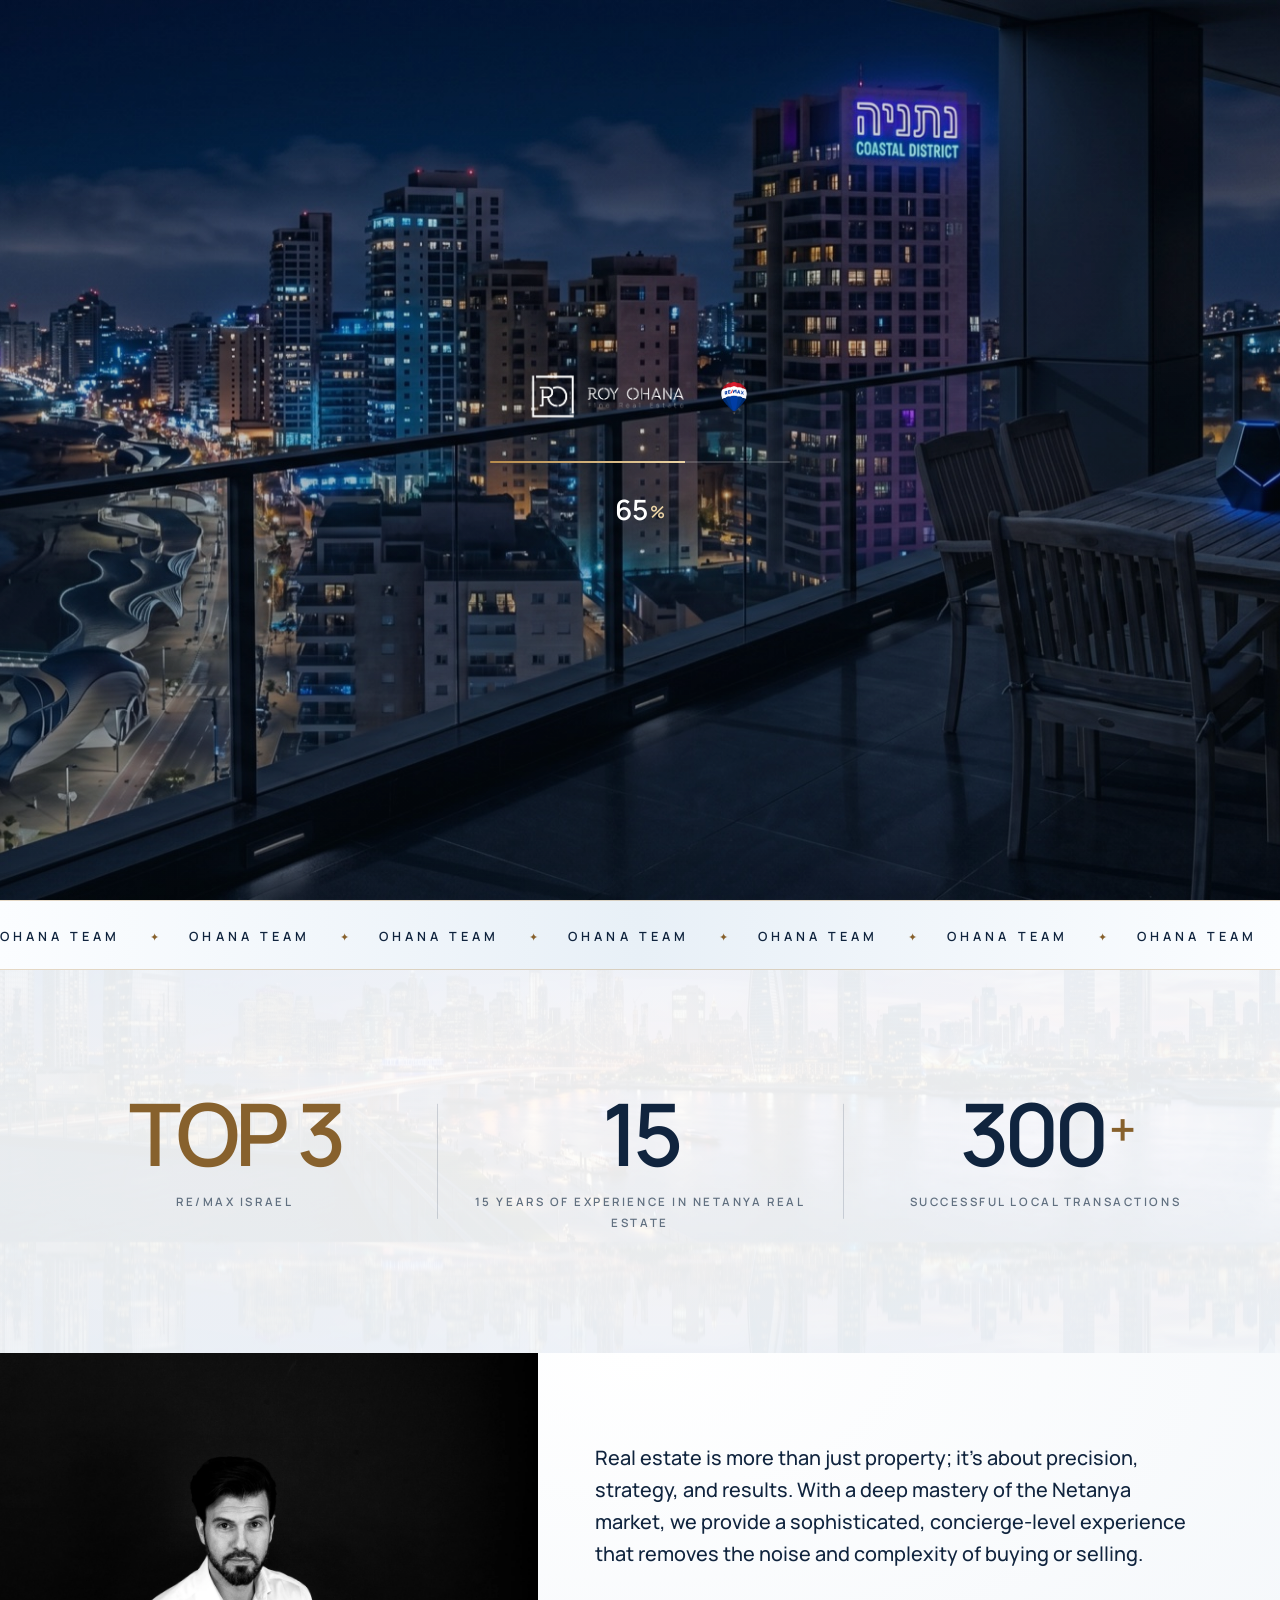
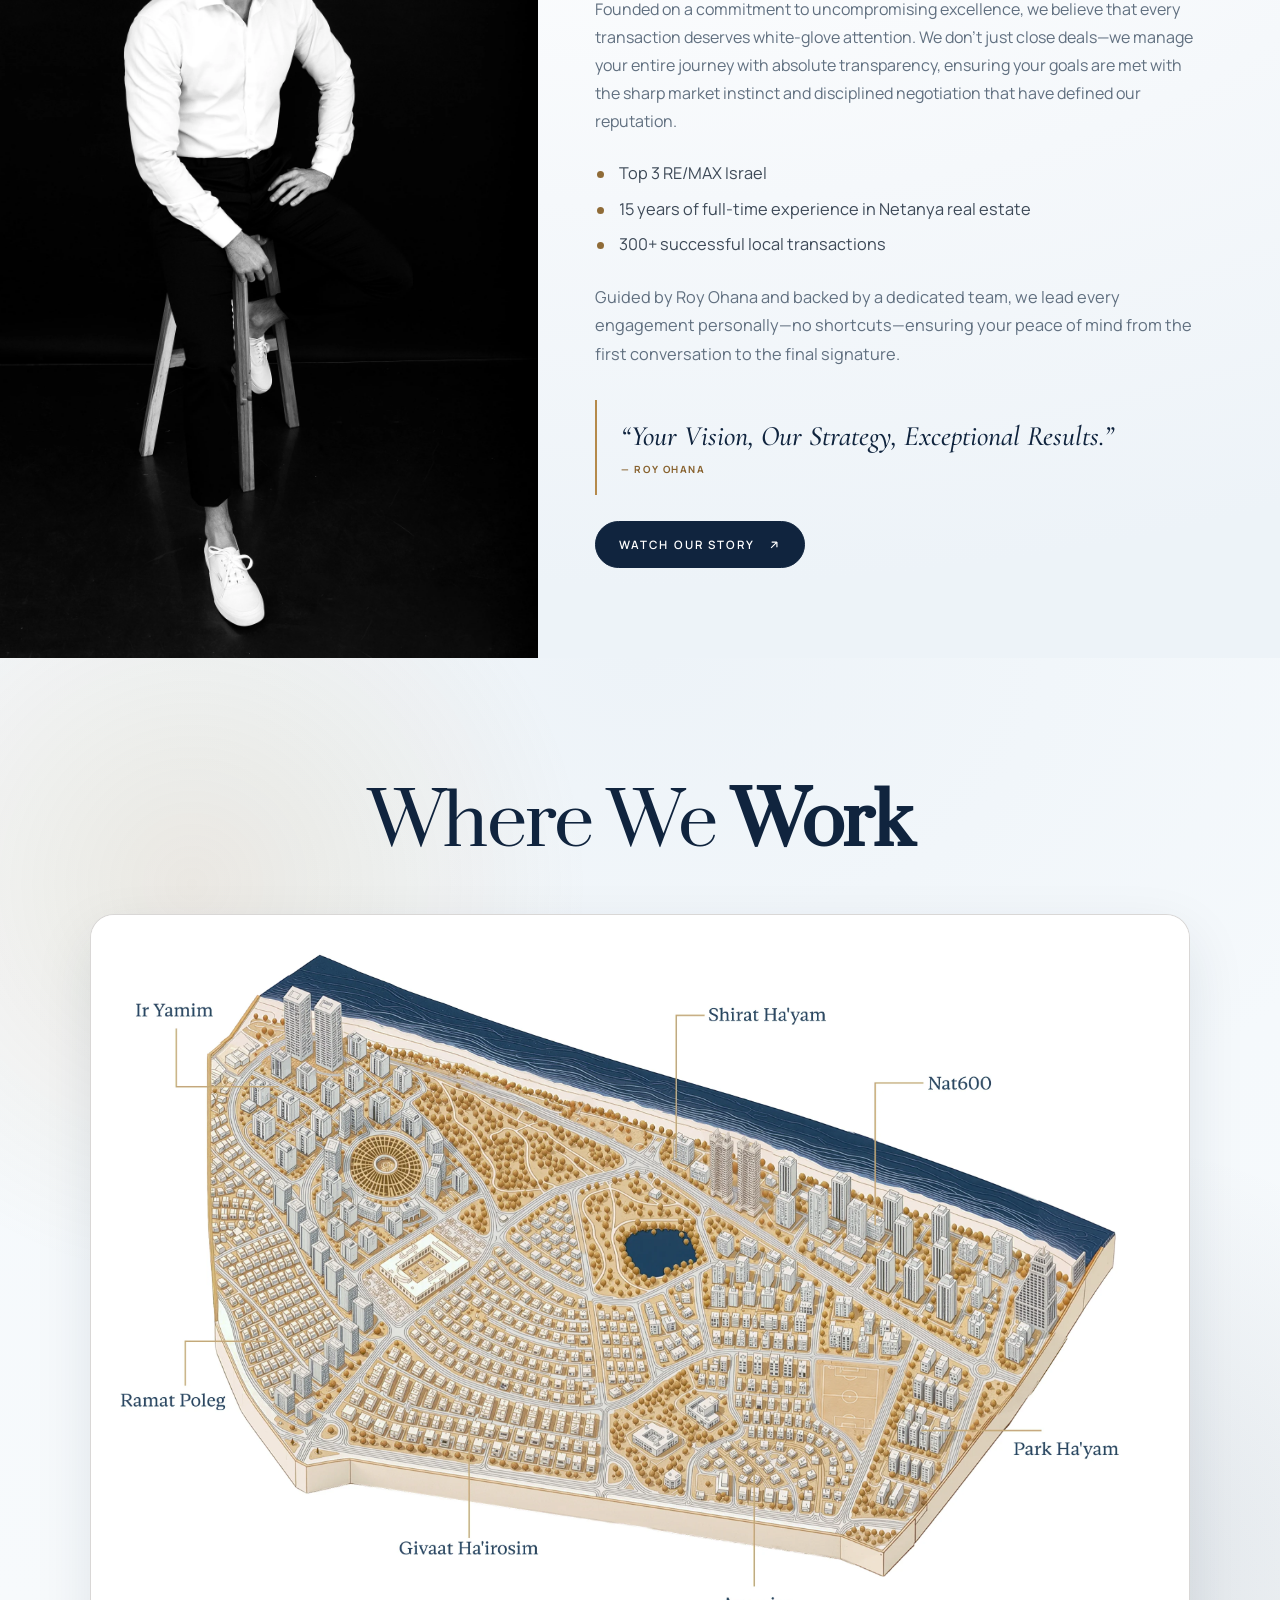
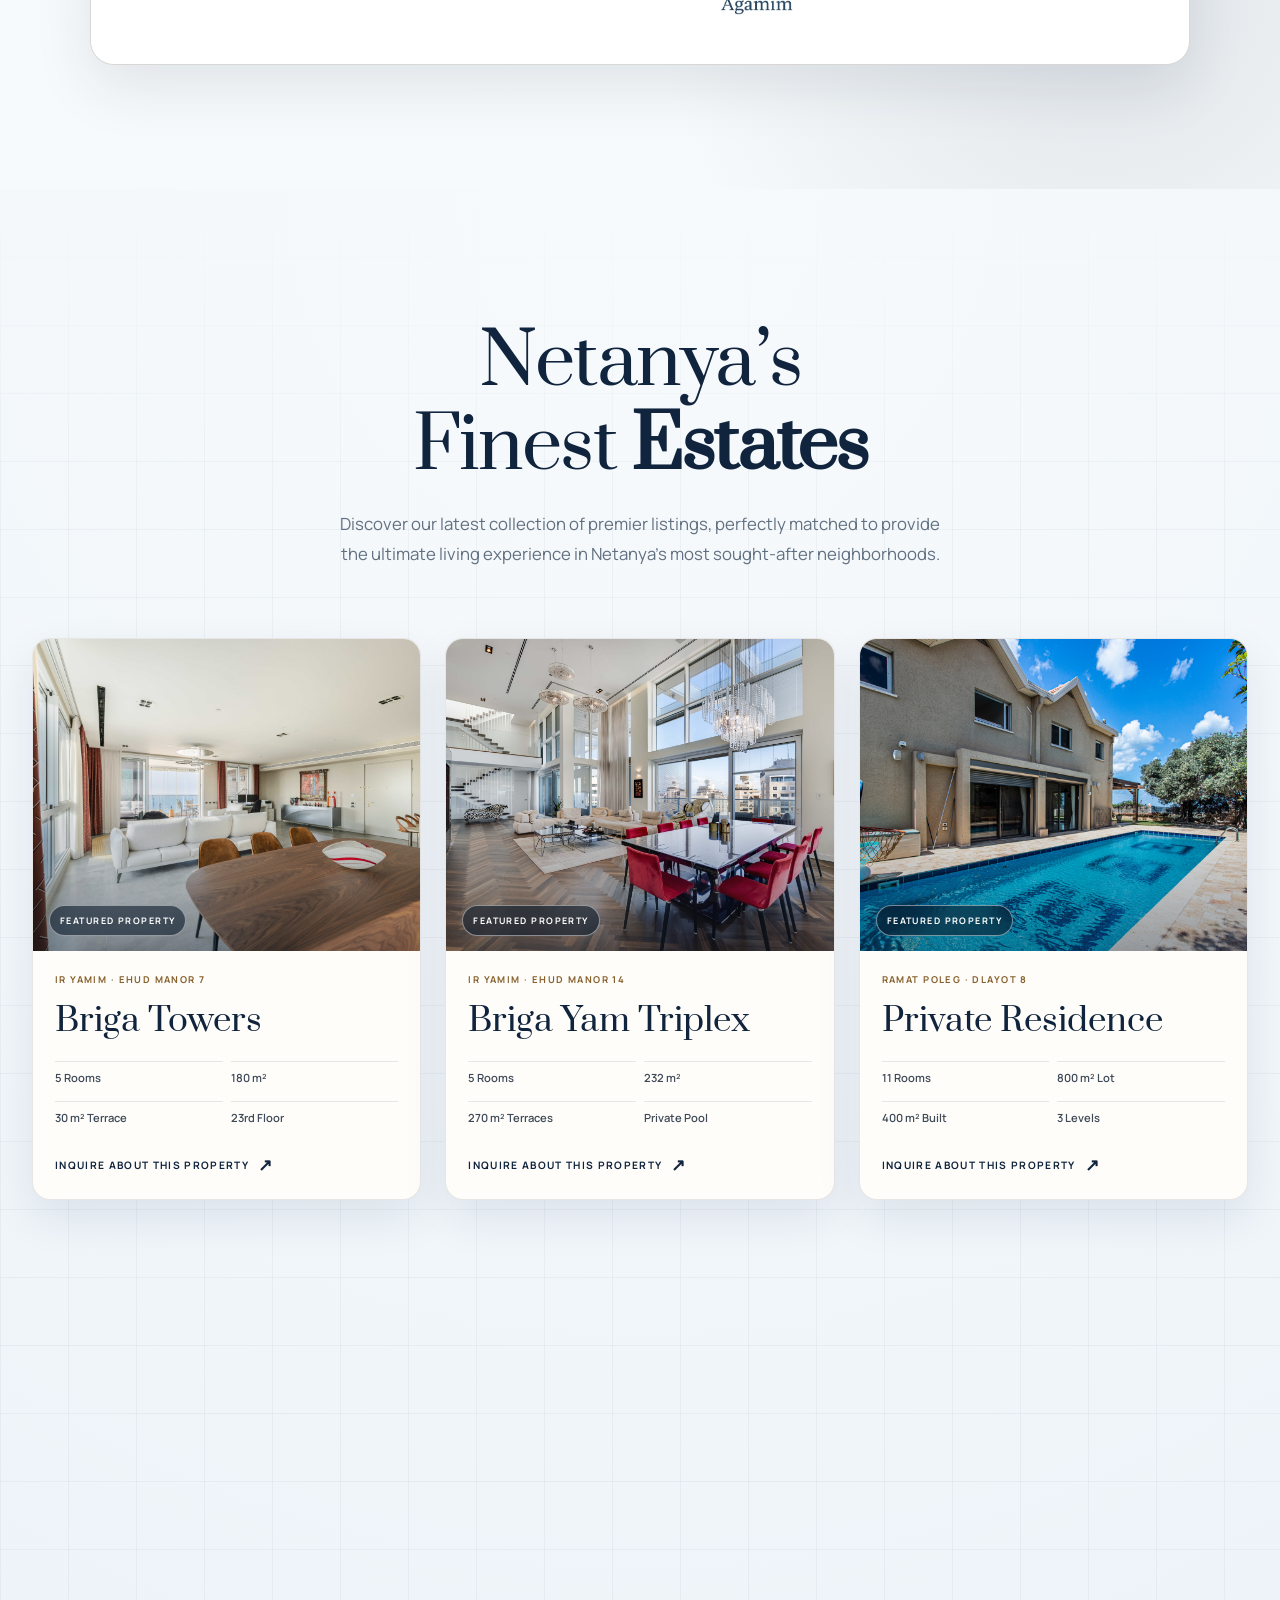
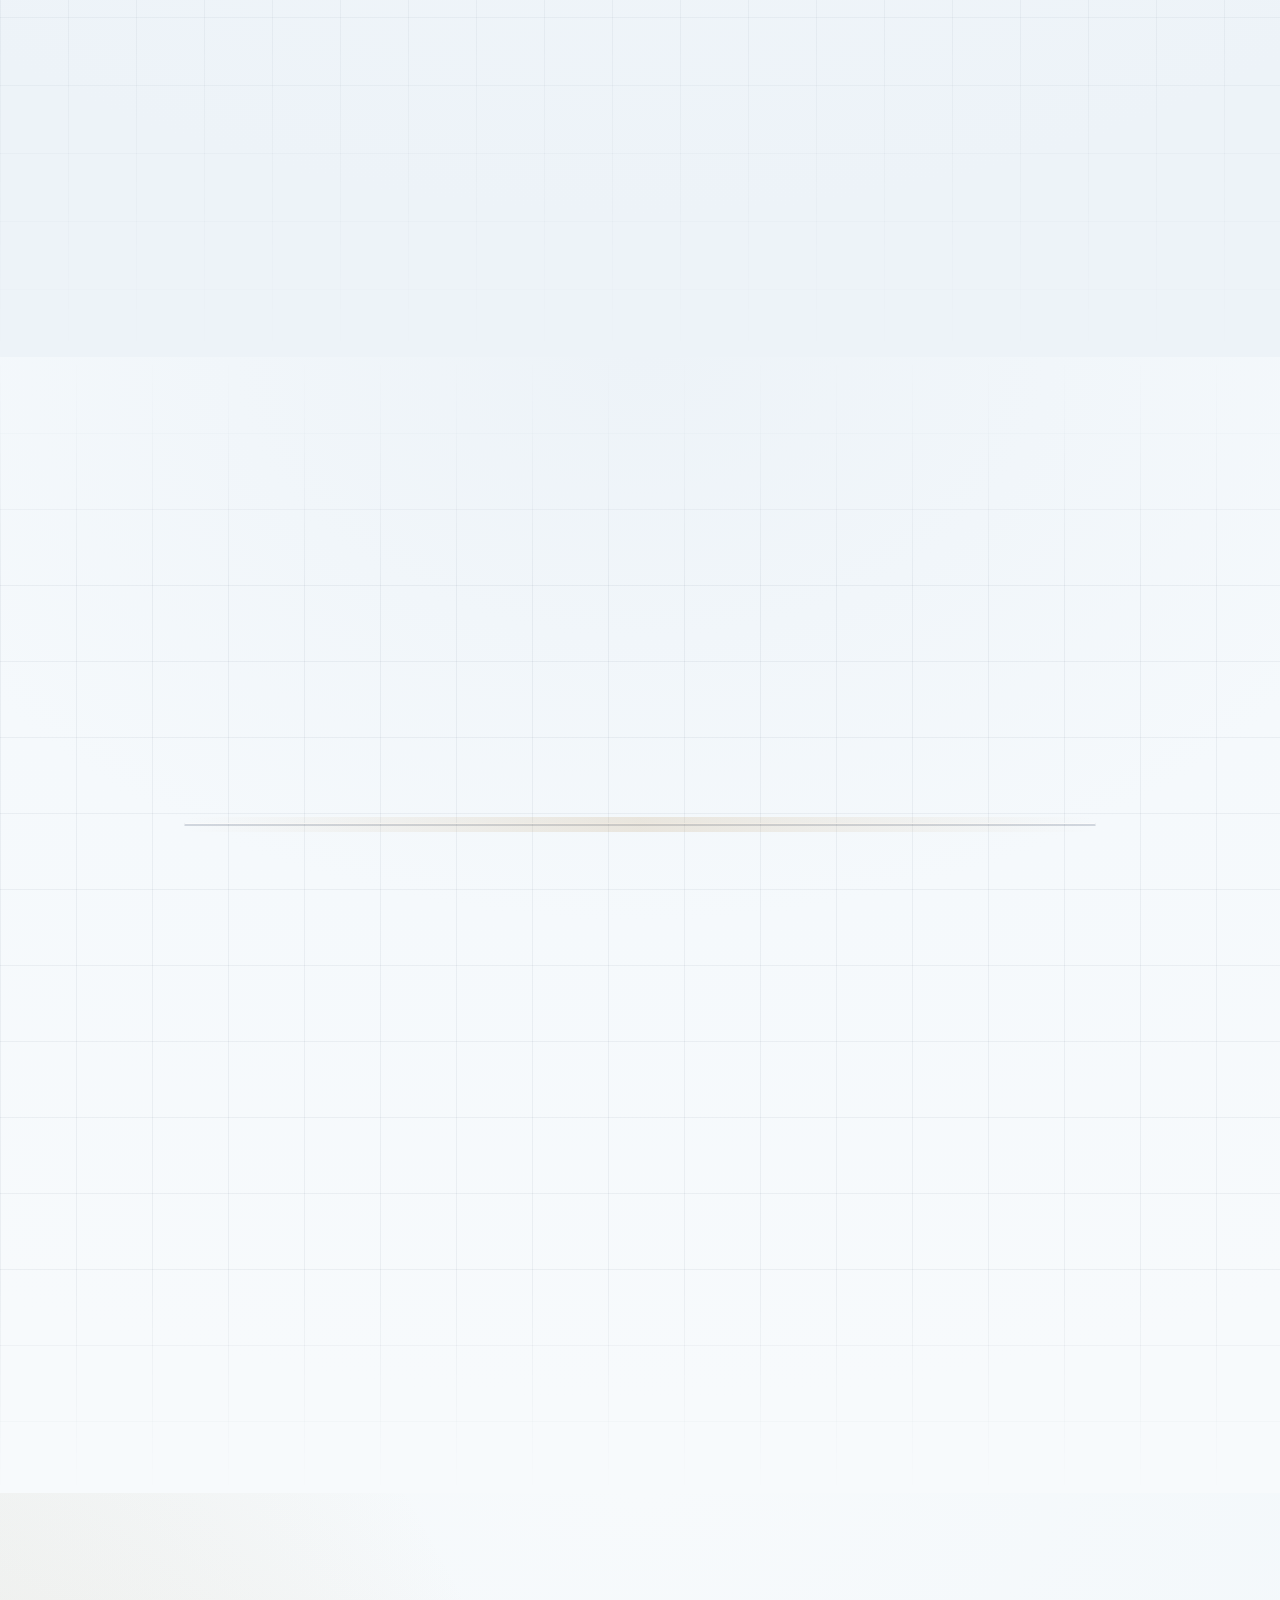
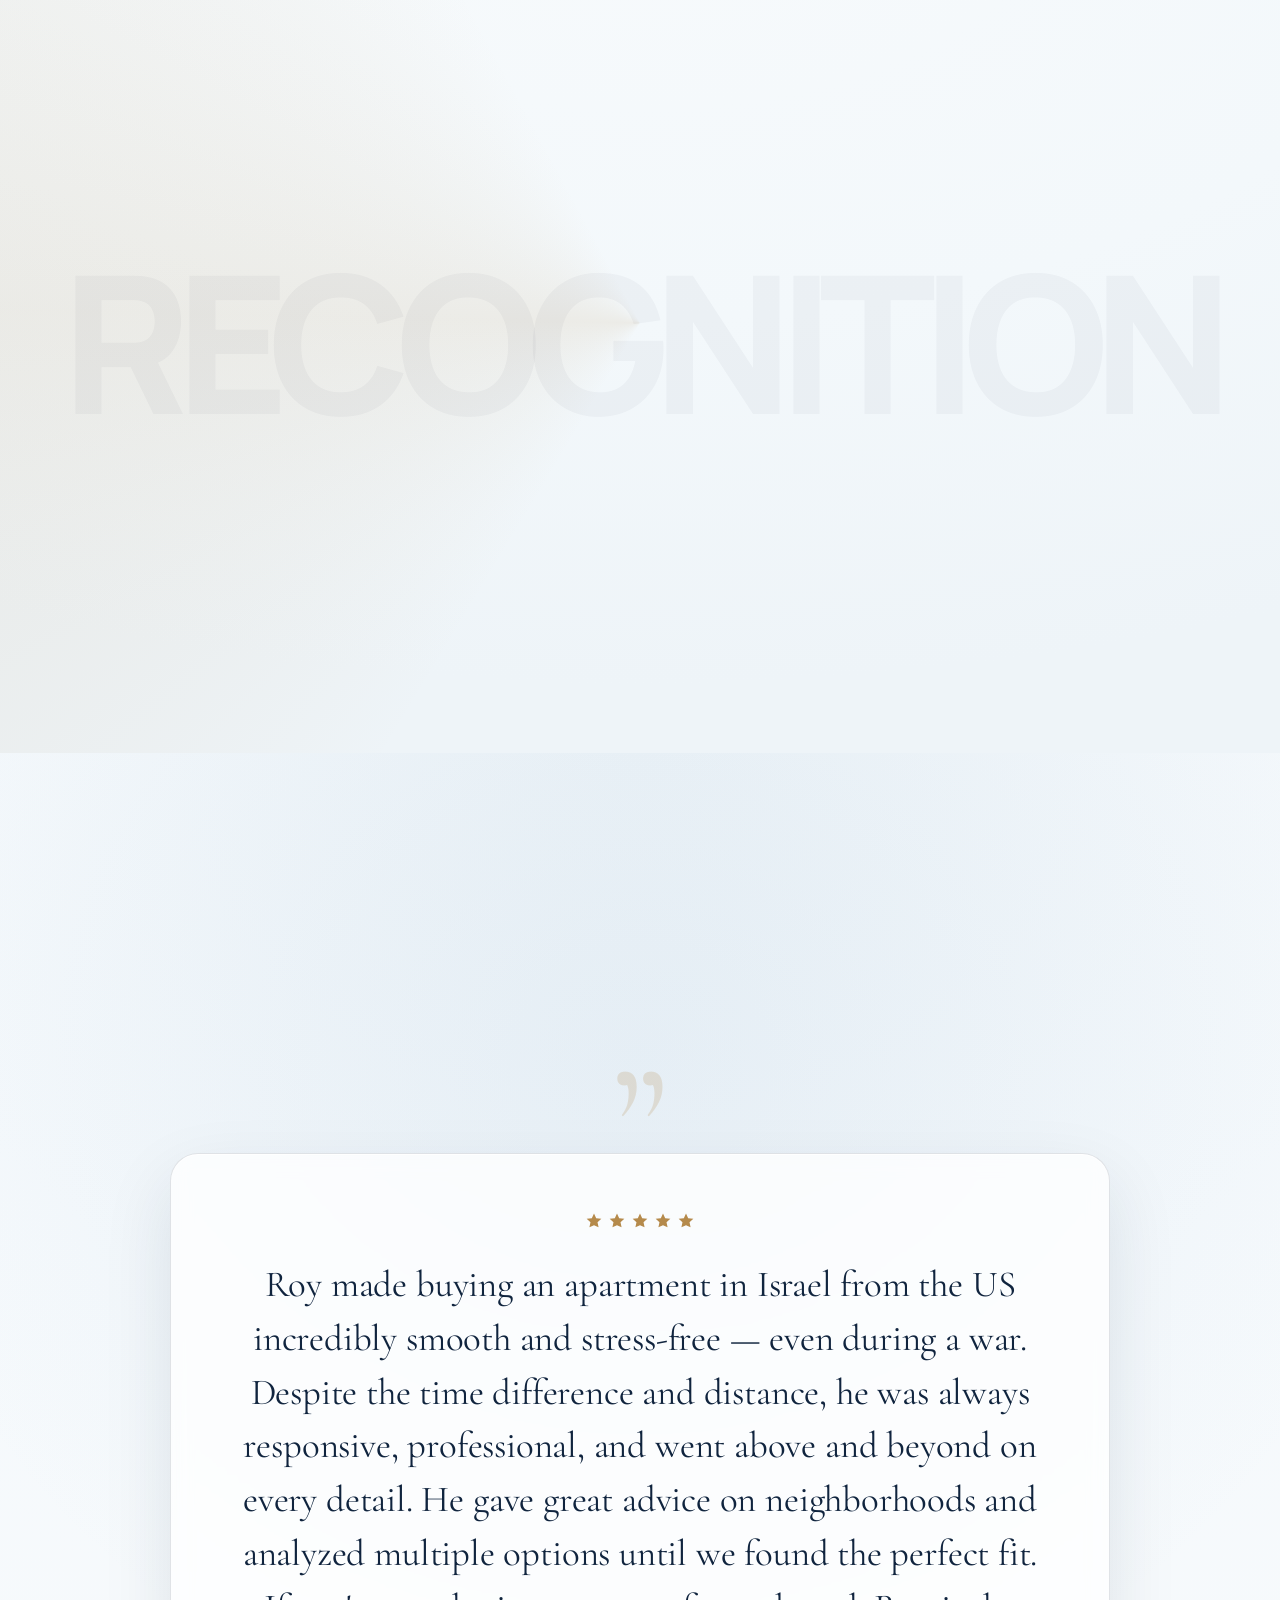
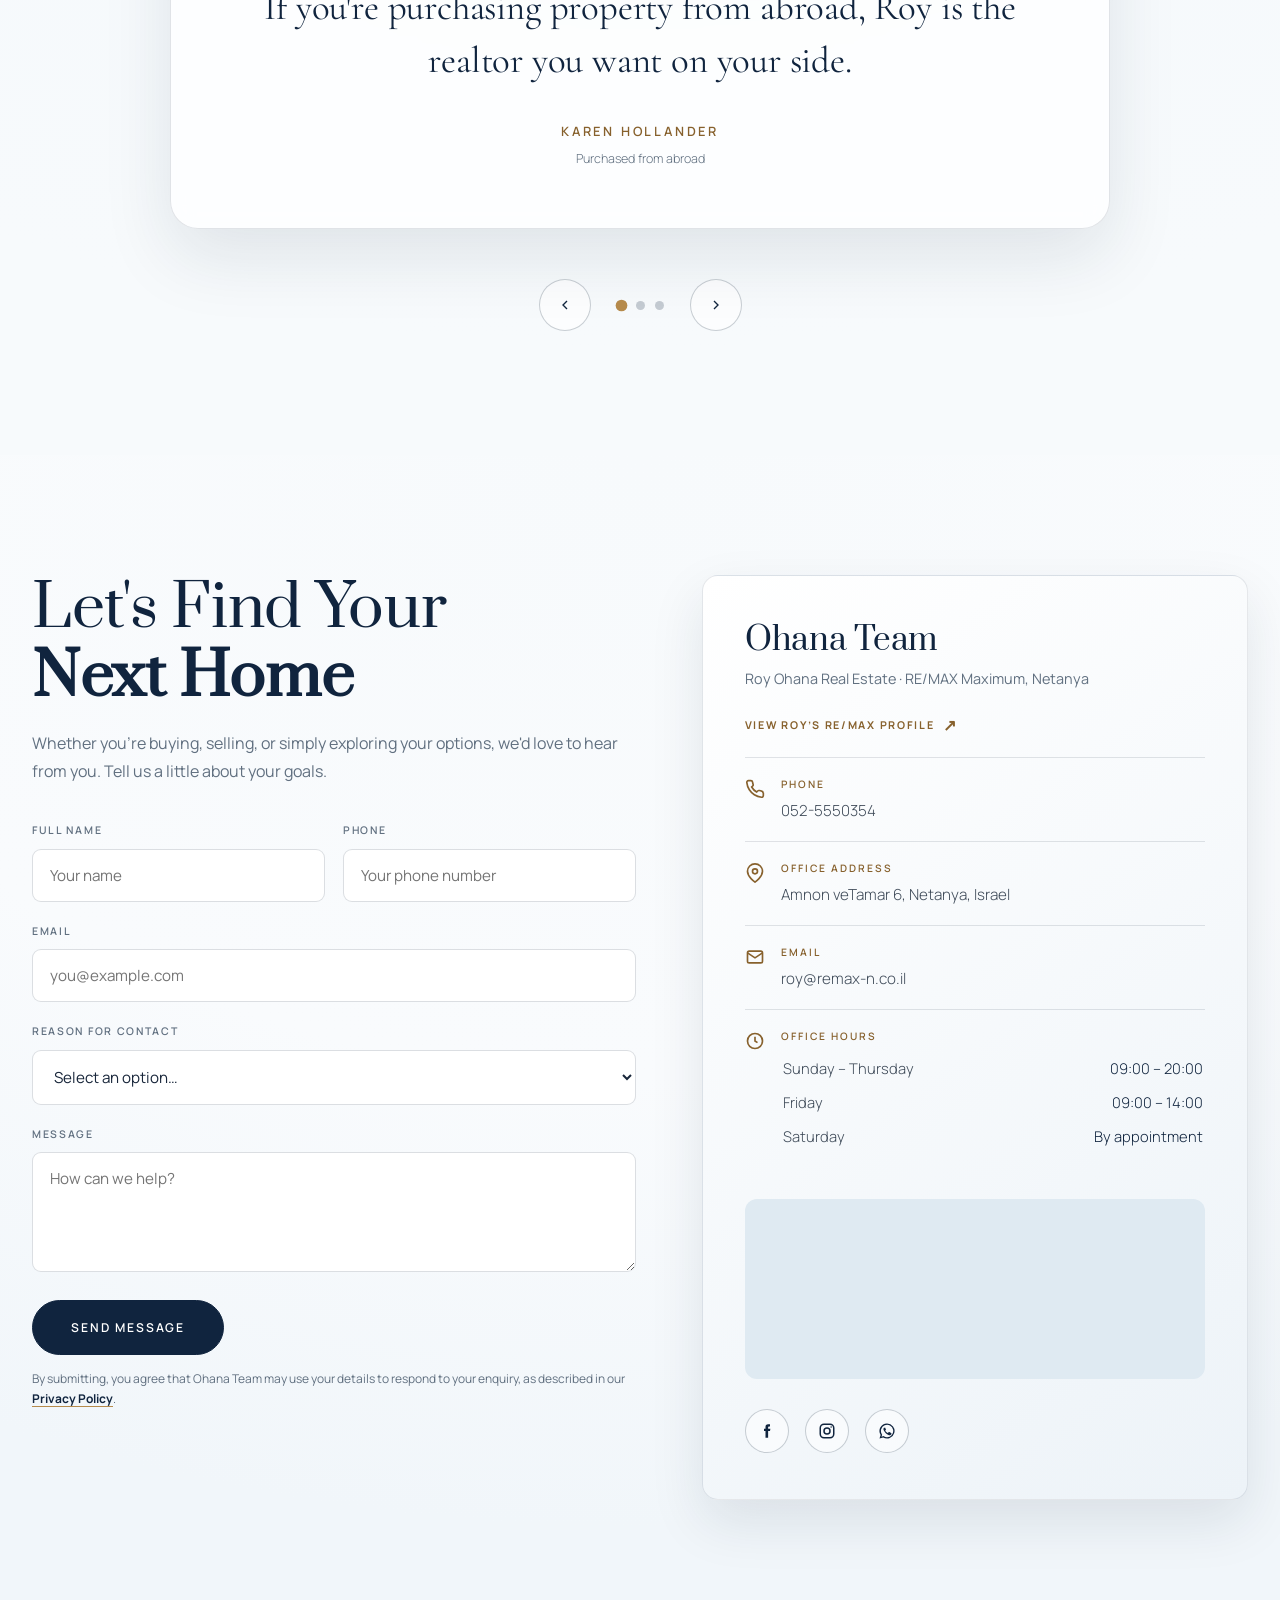
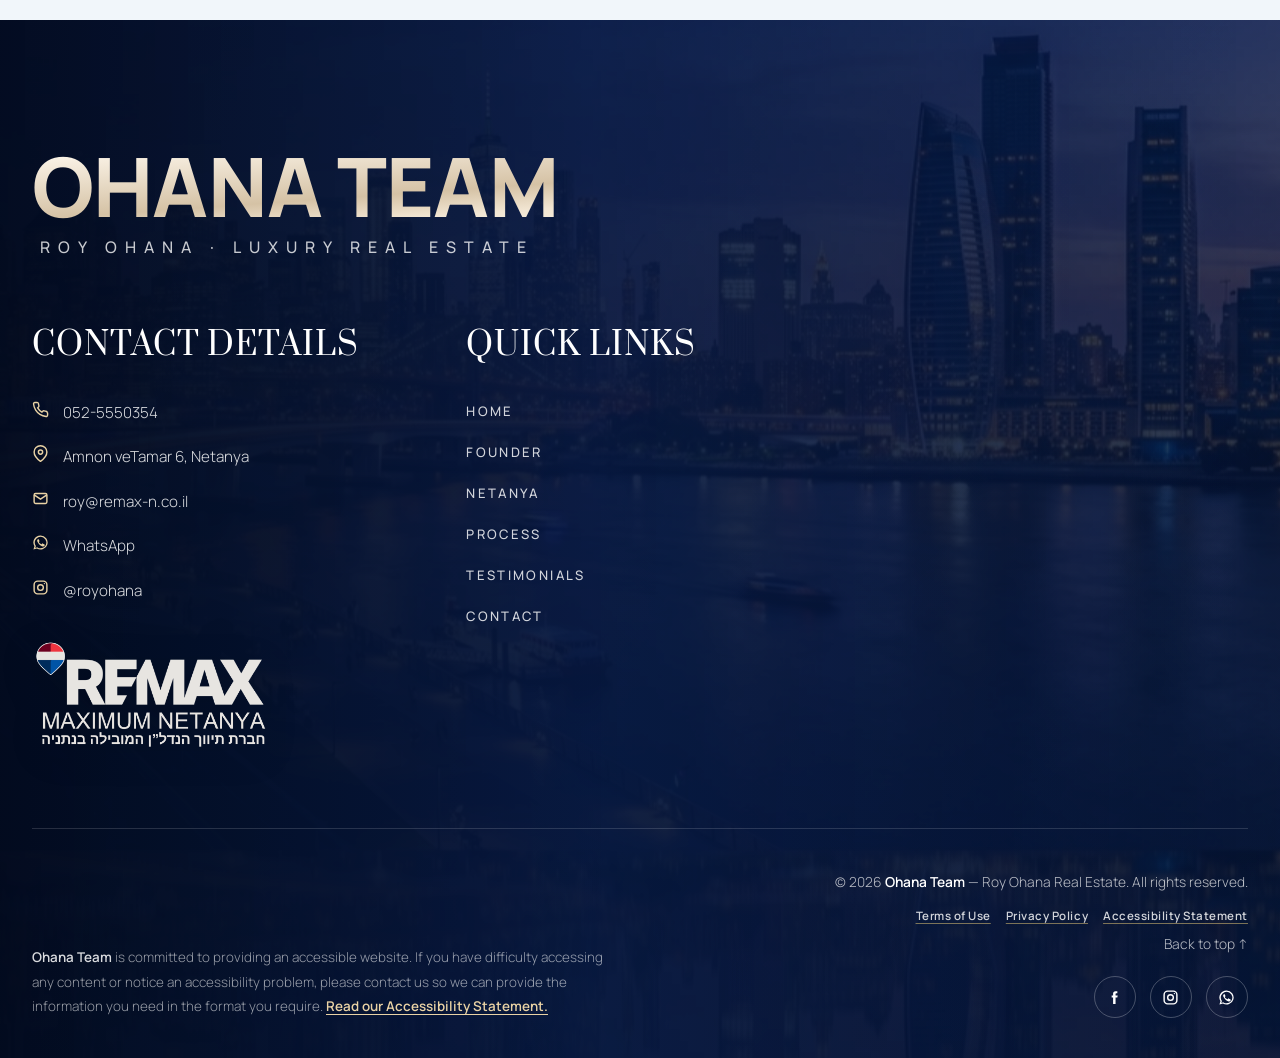
<file: ohana-team-v3.html>
<!DOCTYPE html>
<html lang="en" dir="ltr">
<head>
<meta charset="UTF-8" />
<meta name="viewport" content="width=device-width, initial-scale=1.0" />
<title>Ohana Team — Netanya Leading Real Estate Team</title>
<meta name="description" content="Ohana Team — Netanya's leading real estate team, with 15 years of proven local experience and a personal, results-driven approach." />

<!-- Fonts: elegant editorial display + modern body -->
<link rel="preconnect" href="https://fonts.googleapis.com" />
<link rel="preconnect" href="https://fonts.gstatic.com" crossorigin />
<link href="https://fonts.googleapis.com/css2?family=Cormorant+Garamond:ital,wght@0,400;0,500;0,600;1,500;1,600&family=Manrope:wght@300;400;500;600;700&family=Prata&display=swap" rel="stylesheet" />
<script>document.documentElement.classList.add('js');</script>

<style>
/* ============================================================
   OHANA TEAM — Modern Premium Luxury Real Estate
   ============================================================ */
:root{
  /* refined palette — royal navy, warm gold, crisp white */
  --ink:        #071a44;          /* royal navy */
  --ink-2:      #0b2a68;          /* lighter navy — cards / gradients */
  --ink-3:      #020b1f;          /* deepest — footer */
  --bone:       #f6f7fb;          /* clean warm-white */
  --bone-2:     #e8ecf5;          /* alt silver-blue */
  --sand:       #d8dce7;          /* hairline */
  --gold:       #c9a24a;          /* premium gold */
  --gold-2:     #f2d17b;          /* light gold — on dark */
  --gold-ink:   #8b6720;          /* readable gold for small text */
  --gold-accent:#b98726;          /* large gold accents on light */
  --gold-soft:  rgba(201,162,74,.16);
  --teal:       #1e4fa3;          /* royal-blue accent */
  --teal-2:     #356edc;          /* bright blue — glows / gradients */
  --grad-gold:  linear-gradient(118deg,#f7d985 0%,#c9a24a 52%,#8b6720 100%);
  --grad-metal: linear-gradient(176deg,#eceeed 0%,#a9b1ad 44%,#ccd2cf 60%,#f3f5f4 100%);
  --text:       #1b211e;
  --text-2:     #424c47;
  --muted:      #5a625c;
  --line:       rgba(7,26,68,.13);
  --line-d:     rgba(255,255,255,.13);
  --white:      #ffffff;

  --header-h:   88px;
  --maxw:       1280px;
  --ease:       cubic-bezier(.16,.84,.44,1);
  --ease-out:   cubic-bezier(.22,1,.36,1);

  --f-sans:    'Roboto', -apple-system, BlinkMacSystemFont, 'Segoe UI', sans-serif;
  --f-display: 'Roboto Condensed', 'Roboto', -apple-system, BlinkMacSystemFont, sans-serif;
  --f-cond:    'Roboto Condensed', 'Roboto', -apple-system, sans-serif;
}

*,*::before,*::after{ box-sizing:border-box; margin:0; padding:0; }
html{ scroll-behavior:smooth; -webkit-text-size-adjust:100%; }
body{
  font-family:var(--f-sans);
  color:var(--text);
  background:var(--bone);
  line-height:1.75;
  font-weight:400;
  overflow-x:hidden;
  -webkit-font-smoothing:antialiased;
}
/* fine grain texture for premium depth */
body::after{
  content:""; position:fixed; inset:0; pointer-events:none; z-index:1500; opacity:.035;
  mix-blend-mode:overlay;
  background-image:url("data:image/svg+xml,%3Csvg xmlns='http://www.w3.org/2000/svg' width='180' height='180'%3E%3Cfilter id='n'%3E%3CfeTurbulence type='fractalNoise' baseFrequency='0.85' numOctaves='4' stitchTiles='stitch'/%3E%3C/filter%3E%3Crect width='100%25' height='100%25' filter='url(%23n)'/%3E%3C/svg%3E");
}
img{ display:block; max-width:100%; }
a{ color:inherit; text-decoration:none; }
ul{ list-style:none; }
section{ scroll-margin-top:var(--header-h); position:relative; }
main:focus{ outline:none; }
::selection{ background:var(--gold); color:var(--ink); }

/* ---------- a11y utilities ---------- */
:focus-visible{ outline:2.5px solid var(--gold); outline-offset:3px; border-radius:2px; }
.sr-only{ position:absolute; width:1px; height:1px; padding:0; margin:-1px; overflow:hidden; clip:rect(0,0,0,0); white-space:nowrap; border:0; }
.skip-link{ position:absolute; left:16px; top:-70px; z-index:2100; background:var(--ink); color:#fff; padding:13px 22px; border-radius:0 0 8px 8px; font-size:.72rem; letter-spacing:.16em; text-transform:uppercase; transition:top .3s var(--ease); }
.skip-link:focus{ top:0; }
html:not(.js) .reveal{ opacity:1; transform:none; }
html:not(.js) .hero .eyebrow,
html:not(.js) .hero h1,
html:not(.js) .hero p.sub,
html:not(.js) .hero-cta,
html:not(.js) .hero .scroll-cue{ opacity:1 !important; transform:none !important; }

/* ---------- Reusable type ---------- */
.eyebrow{
  display:inline-flex; align-items:center; gap:11px;
  font-size:.7rem; letter-spacing:.3em; text-transform:uppercase;
  font-weight:600; color:var(--gold-ink);
}
.eyebrow::before{ content:""; width:26px; height:1px; background:currentColor; opacity:.7; }
.section-head{ max-width:720px; margin:0 auto 70px; text-align:center; }
.section-head .eyebrow{ margin-bottom:20px; }
.section-head .eyebrow{ gap:16px; }
.section-head .eyebrow::before{ width:54px; height:2px; opacity:1; background:var(--teal); }
.section-head .eyebrow,
.contact-form .eyebrow,
.cta-band .eyebrow,
.founder-eyebrow,
.hero .eyebrow,
.pl-tag{ display:none !important; }
.section-head h2{
  font-family:var(--f-display); font-weight:400;
  font-size:clamp(2.3rem,5vw,3.9rem); line-height:1.04; color:var(--ink);
  letter-spacing:-.01em;
}
.section-head h2 em{ color:var(--gold-accent); }
.section-head p{ margin-top:20px; color:var(--muted); font-size:1.05rem; }

.container{ width:100%; max-width:var(--maxw); margin:0 auto; padding:0 32px; }

/* ---------- Buttons ---------- */
.btn{
  position:relative; display:inline-flex; align-items:center; gap:.7em; overflow:hidden;
  font-family:var(--f-sans); font-size:.76rem; font-weight:600;
  letter-spacing:.16em; text-transform:uppercase;
  padding:18px 38px; border-radius:50px; cursor:pointer;
  border:1.5px solid var(--gold); background:var(--grad-gold); color:var(--ink);
  transition:color .45s var(--ease), border-color .45s var(--ease), box-shadow .45s var(--ease);
  will-change:transform;
}
.btn span{ position:relative; z-index:1; }
.btn::before{
  content:""; position:absolute; inset:0; z-index:0; background:var(--ink);
  transform:translateY(101%); transition:transform .5s var(--ease-out);
}
.btn:hover{ color:#fff; border-color:var(--ink); box-shadow:0 14px 34px rgba(21,19,14,.22); }
.btn:hover::before{ transform:translateY(0); }
.btn:disabled{ cursor:wait; opacity:.68; transform:none !important; }
.btn:disabled::after{ display:none; }
.btn-ghost{ background:transparent; color:#fff; border-color:rgba(255,255,255,.5); }
.btn-ghost::before{ background:#fff; }
.btn-ghost:hover{ color:var(--ink); border-color:#fff; }
.btn-dark{ background:var(--ink); color:#fff; border-color:var(--ink); }
.btn-dark::before{ background:var(--gold); }
.btn-dark:hover{ color:var(--ink); border-color:var(--gold); }
/* micro: light sheen sweep across buttons on hover */
.btn::after{ content:""; position:absolute; top:0; bottom:0; left:-45%; width:35%; z-index:2; background:linear-gradient(100deg, transparent, rgba(255,255,255,.32), transparent); transform:skewX(-18deg); pointer-events:none; opacity:0; }
.btn:hover::after{ animation:btnSheen .9s var(--ease-out); }
@keyframes btnSheen{ 0%{ left:-45%; opacity:0; } 14%{ opacity:1; } 100%{ left:140%; opacity:0; } }

/* ---------- Scroll progress ---------- */
#progress{
  position:fixed; top:0; left:0; height:2px; width:0%;
  background:linear-gradient(90deg,var(--gold),var(--gold-2)); z-index:1200;
  transition:width .1s linear;
}

/* ============================================================
   HEADER
   ============================================================ */
header{
  position:fixed; top:0; left:0; width:100%; z-index:1000;
  height:var(--header-h); display:flex; align-items:center;
  transition:background .5s var(--ease), height .5s var(--ease), box-shadow .5s var(--ease), border-color .5s var(--ease), backdrop-filter .5s var(--ease);
  border-bottom:1px solid transparent;
}
header .container{ display:flex; align-items:center; justify-content:space-between; gap:24px; }
.brand{ display:flex; align-items:center; gap:14px; height:100%; }
.brand img{ height:52px; width:auto; transition:height .5s var(--ease), opacity .3s ease; }
.brand .logo-black{ display:none; }
.brand .remax-logo{
  height:42px; width:auto; object-fit:contain; flex:0 0 auto;
  transform:translateY(1px);
  filter:drop-shadow(0 7px 14px rgba(0,0,0,.18));
  transition:height .5s var(--ease), filter .35s ease, transform .35s ease;
}
nav.main{ display:flex; align-items:center; gap:36px; }
nav.main a{
  font-size:.74rem; letter-spacing:.14em; text-transform:uppercase; font-weight:500;
  color:rgba(255,255,255,.92); position:relative; padding:6px 0; transition:color .3s ease;
}
nav.main a::after{
  content:""; position:absolute; left:0; bottom:0; height:1.5px; width:0;
  background:var(--gold); transition:width .4s var(--ease);
}
nav.main a:hover{ color:#fff; }
nav.main a:hover::after{ width:100%; }
.header-social{ display:flex; align-items:center; gap:15px; padding-left:10px; margin-left:6px; border-left:1px solid rgba(255,255,255,.25); }
.header-social a{ color:#fff; opacity:.8; transition:opacity .3s, color .3s, transform .3s; display:flex; }
.header-social a:hover{ opacity:1; color:var(--gold-2); transform:translateY(-2px); }
.header-social svg{ width:17px; height:17px; }

header.scrolled{ background:rgba(246,244,237,.82); backdrop-filter:saturate(1.4) blur(14px); -webkit-backdrop-filter:saturate(1.4) blur(14px); height:70px; box-shadow:0 10px 40px rgba(21,19,14,.07); border-color:var(--line); }
header.scrolled .brand .logo-white{ display:none; }
header.scrolled .brand .logo-black{ display:block; }
header.scrolled .brand img{ height:40px; }
header.scrolled .brand .remax-logo{ height:32px; filter:drop-shadow(0 5px 10px rgba(7,26,68,.14)); }
header.scrolled nav.main a{ color:var(--text); }
header.scrolled nav.main a:hover{ color:var(--gold-ink); }
header.scrolled .header-social{ border-color:var(--line); }
header.scrolled .header-social a{ color:var(--text); }
header.scrolled .header-social a:hover{ color:var(--gold-ink); }

.burger{ display:none; flex-direction:column; gap:5px; width:30px; height:24px; justify-content:center; cursor:pointer; background:none; border:0; }
.burger span{ display:block; height:2px; width:100%; background:#fff; transition:.35s var(--ease); }
header.scrolled .burger span{ background:var(--ink); }
.burger.active span{ background:#fff; }
.burger.active span:nth-child(1){ transform:translateY(7px) rotate(45deg); }
.burger.active span:nth-child(2){ opacity:0; }
.burger.active span:nth-child(3){ transform:translateY(-7px) rotate(-45deg); }

.mobile-nav{
  position:fixed; inset:0; z-index:999; background:var(--ink);
  display:flex; flex-direction:column; align-items:center; justify-content:center; gap:6px;
  opacity:0; visibility:hidden; transform:translateY(-12px);
  transition:opacity .45s var(--ease), transform .45s var(--ease), visibility .45s;
}
.mobile-nav.open{ opacity:1; visibility:visible; transform:translateY(0); }
.mobile-nav a{ color:#fff; font-family:var(--f-display); font-size:2.1rem; font-weight:400; padding:9px 0; transition:color .3s; }
.mobile-nav a:hover{ color:var(--gold-2); }
.mobile-nav .m-social{ display:flex; gap:22px; margin-top:30px; }
.mobile-nav .m-social a{ font-size:0; color:#fff; }
.mobile-nav .m-social svg{ width:24px; height:24px; }

/* ============================================================
   HERO — full-bleed video
   ============================================================ */
.hero{ position:relative; height:100vh; height:100svh; min-height:600px; width:100%; overflow:hidden; display:flex; align-items:center; }
.hero-video{ position:absolute; inset:0; z-index:0; overflow:hidden; background:var(--ink-3); }
/* Vimeo source is portrait 9:16 — cover the hero edge-to-edge (no letterbox bars) */
.hero-video iframe{
  position:absolute; top:50%; left:50%;
  width:max(100vw, calc(100vh * 9 / 16));
  height:max(100vh, calc(100vw * 16 / 9));
  transform:translate(-50%,-50%) scale(1.02);
  border:0; pointer-events:none;
}
.hero-overlay{
  position:absolute; inset:0; z-index:1;
  background:
    linear-gradient(90deg, rgba(2,11,31,.86) 0%, rgba(7,26,68,.52) 46%, rgba(7,26,68,.18) 100%),
    linear-gradient(to bottom, rgba(2,11,31,.54) 0%, rgba(7,26,68,.28) 40%, rgba(2,11,31,.86) 100%);
}
.hero-inner{ position:relative; z-index:2; width:100%; will-change:transform; }
.hero-content{ max-width:820px; }
.hero .r-mask{ overflow:hidden; }
.hero .eyebrow{ color:var(--gold-2); margin-bottom:26px; transform:translateY(150%); }
.hero .eyebrow::before{ background:var(--gold-2); }
.hero h1{
  font-family:var(--f-display); font-weight:300; color:#fff;
  font-size:clamp(2.9rem,6.8vw,5.8rem); line-height:1.02; letter-spacing:-.015em;
  text-shadow:0 2px 30px rgba(0,0,0,.4); margin-bottom:28px; transform:translateY(112%);
}
.hero h1 em{ font-weight:600; color:var(--gold-2); }
@supports ((-webkit-background-clip:text) or (background-clip:text)){
  .hero h1 em{ background:linear-gradient(100deg,#fff4d2 0%,#f2d17b 28%,#c9a24a 50%,#f2d17b 72%,#fff8df 100%); background-size:220% auto; -webkit-background-clip:text; background-clip:text; -webkit-text-fill-color:transparent; animation:sheen 7s linear infinite; }
}
@keyframes sheen{ from{ background-position:0% center; } to{ background-position:220% center; } }
.hero p.sub{
  color:rgba(255,255,255,.9); font-size:1.1rem; font-weight:300; max-width:560px;
  line-height:1.8; margin-bottom:42px; transform:translateY(118%); text-shadow:0 1px 16px rgba(0,0,0,.5);
}
.hero-cta{ display:flex; flex-wrap:wrap; align-items:center; gap:18px 30px; opacity:0; }
.watch-link{ display:inline-flex; align-items:center; gap:14px; color:#fff; font-size:.76rem; letter-spacing:.16em; text-transform:uppercase; font-weight:500; cursor:pointer; transition:color .3s; background:none; border:0; font-family:var(--f-sans); }
.watch-link:hover{ color:var(--gold-2); }
.watch-link .play{
  width:48px; height:48px; border-radius:50%; border:1.5px solid rgba(255,255,255,.55);
  display:flex; align-items:center; justify-content:center; transition:.4s var(--ease); position:relative;
}
.watch-link .play::after{ content:""; position:absolute; inset:-1.5px; border-radius:50%; border:1.5px solid var(--gold-2); transform:scale(1.25); opacity:0; transition:.5s var(--ease); }
.watch-link:hover .play{ border-color:transparent; background:var(--gold-soft); }
.watch-link:hover .play::after{ transform:scale(1); opacity:1; }
.watch-link .play svg{ width:14px; height:14px; margin-left:2px; }

.hero.ready .eyebrow{ animation:rise 1s var(--ease-out) .55s forwards; }
.hero.ready h1{ animation:rise 1.2s var(--ease-out) .72s forwards; }
.hero.ready p.sub{ animation:rise 1.1s var(--ease-out) 1s forwards; }
.hero.ready .hero-cta{ animation:fadeUp 1s var(--ease-out) 1.25s forwards; }
.hero.ready .hero-video iframe{ animation:heroZoom 2.8s var(--ease-out) .05s forwards; }
.hero.ready .scroll-cue{ animation:cueIn 1s ease 1.7s forwards; }
@keyframes rise{ from{ transform:translateY(112%); } to{ transform:translateY(0); } }
@keyframes fadeUp{ from{opacity:0; transform:translateY(26px);} to{opacity:1; transform:translateY(0);} }
@keyframes heroZoom{ from{ transform:translate(-50%,-50%) scale(1.16); } to{ transform:translate(-50%,-50%) scale(1.02); } }
@keyframes cueIn{ from{opacity:0;} to{opacity:1;} }

.scroll-cue{
  position:absolute; bottom:32px; left:50%; transform:translateX(-50%); z-index:2;
  display:flex; flex-direction:column; align-items:center; gap:10px; color:rgba(255,255,255,.7);
  font-size:.6rem; letter-spacing:.3em; text-transform:uppercase; opacity:0;
}
.scroll-cue .mouse{ width:23px; height:37px; border:1.5px solid rgba(255,255,255,.5); border-radius:14px; position:relative; }
.scroll-cue .mouse::after{ content:""; position:absolute; top:7px; left:50%; transform:translateX(-50%); width:3px; height:7px; background:#fff; border-radius:2px; animation:wheel 1.7s infinite; }
@keyframes wheel{ 0%{opacity:0; top:7px;} 40%{opacity:1;} 100%{opacity:0; top:18px;} }

/* ============================================================
   MARQUEE
   ============================================================ */
.marquee{ background:var(--ink); color:#fff; padding:24px 0; overflow:hidden; white-space:nowrap; }
.marquee-track{ display:inline-flex; align-items:center; gap:38px; animation:scrollx 32s linear infinite; will-change:transform; }
.marquee:hover .marquee-track{ animation-play-state:paused; }
.marquee-track span{ font-family:var(--f-display); font-weight:400; font-size:1.5rem; letter-spacing:.01em; color:rgba(255,255,255,.92); }
.marquee-track i{ color:var(--gold); font-size:.7rem; font-style:normal; }
@keyframes scrollx{ from{transform:translateX(0);} to{transform:translateX(-50%);} }

/* ============================================================
   IMAGE BANDS — animated background reveal (zoom-in) + parallax
   ============================================================ */
.imgband{ position:relative; overflow:hidden; color:#fff; isolation:isolate; }
.imgband-bg{ position:absolute; inset:-10% 0; z-index:0; will-change:transform; }
.imgband-bg img{ width:100%; height:100%; object-fit:cover; transform:scale(1.28); transition:transform 1.9s var(--ease-out); }
.imgband.in .imgband-bg img{ transform:scale(1.06); }
.imgband-overlay{ position:absolute; inset:0; z-index:1; }
.imgband .container{ position:relative; z-index:2; }

/* ============================================================
   STATS — coastal-skyline image band
   ============================================================ */
.stats{ padding:112px 0; }
.stats .imgband-overlay{ background:linear-gradient(180deg, rgba(2,11,31,.84) 0%, rgba(2,11,31,.91) 100%), radial-gradient(75% 100% at 50% 50%, rgba(7,26,68,.18), rgba(2,11,31,.62)); }
.stats-grid{ display:grid; grid-template-columns:repeat(3,1fr); }
.stat{ text-align:center; padding:18px 26px; position:relative; }
.stat + .stat::before{ content:""; position:absolute; left:0; top:50%; transform:translateY(-50%); width:1px; height:64%; background:rgba(255,255,255,.2); }
.stat-num{ font-family:var(--f-display); font-weight:500; font-size:clamp(3rem,7vw,5.4rem); line-height:1; display:flex; justify-content:center; align-items:baseline; letter-spacing:-.02em; color:#eef1f0; background:var(--grad-metal); -webkit-background-clip:text; background-clip:text; -webkit-text-fill-color:transparent; }
.stat-num .plus{ font-size:.55em; margin-left:4px; align-self:center; transform:translateY(-.08em); -webkit-text-fill-color:var(--gold-2); color:var(--gold-2); }
.stat-num.is-text{ background:none; -webkit-text-fill-color:var(--gold-2); color:var(--gold-2); }
.stat-label{ margin-top:16px; font-size:.72rem; letter-spacing:.22em; text-transform:uppercase; color:rgba(255,255,255,.82); font-weight:600; }

/* ============================================================
   FOUNDER — "Meet Roy Ohana" spotlight (jordancohen-style)
   ============================================================ */
.founder{ background:radial-gradient(120% 110% at 72% 22%, #fcfcfb 0%, #edefed 52%, #e0e3e0 100%); color:var(--text); }
.founder-split{ display:grid; grid-template-columns:0.84fr 1.16fr; align-items:stretch; min-height:90vh; }
.founder-photo{ position:relative; overflow:hidden; min-height:420px; }
.founder-photo > img{ width:100%; height:100%; object-fit:cover; object-position:center 18%; transition:transform 1.4s var(--ease); }
.founder:hover .founder-photo > img{ transform:scale(1.04); }
.founder-caption{ position:absolute; left:0; bottom:0; max-width:84%; padding:28px 34px 30px; color:#fff; background:linear-gradient(135deg, rgba(7,26,68,.93), rgba(2,11,31,.96)); }
.founder-caption p{ font-size:.86rem; line-height:1.55; color:rgba(255,255,255,.9); margin-bottom:18px; }
.founder-video{ display:inline-flex; align-items:center; gap:12px; font-family:var(--f-sans); font-size:.72rem; font-weight:600; letter-spacing:.18em; text-transform:uppercase; color:#fff; background:none; border:1px solid rgba(255,255,255,.5); padding:13px 24px; cursor:pointer; transition:.4s var(--ease); }
.founder-video:hover{ background:var(--gold); border-color:var(--gold); color:var(--ink); }
.founder-video svg{ width:14px; height:14px; }
.founder-content{ padding:clamp(56px,7vw,96px) clamp(36px,6vw,104px) clamp(56px,7vw,96px) clamp(34px,4.5vw,72px); align-self:center; max-width:900px; }
.founder-eyebrow{ display:inline-flex; align-items:center; gap:18px; font-size:.78rem; letter-spacing:.42em; text-transform:uppercase; font-weight:600; color:var(--muted); margin-bottom:22px; }
.founder-eyebrow .line{ width:54px; height:2px; background:var(--teal); }
.founder-name{ font-family:var(--f-cond); font-weight:900; text-transform:uppercase; font-size:clamp(3rem,7.4vw,6.6rem); line-height:.9; letter-spacing:-.01em; color:var(--ink); margin-bottom:30px; }
.founder-name .metal{ background:linear-gradient(172deg,#071a44 0%,#1e4fa3 42%,#c9a24a 72%,#071a44 100%); -webkit-background-clip:text; background-clip:text; -webkit-text-fill-color:transparent; color:var(--ink); }
.founder-lead{ font-size:clamp(1.2rem,1.7vw,1.46rem); font-weight:700; line-height:1.42; color:#222a26; margin-bottom:26px; }
.founder-sub{ color:var(--muted); font-size:1.04rem; line-height:1.75; margin-bottom:26px; }
.founder-list{ display:grid; gap:11px; margin-bottom:26px; }
.founder-list li{ position:relative; padding-left:24px; color:var(--text-2); font-size:1.02rem; line-height:1.5; }
.founder-list li::before{ content:""; position:absolute; left:2px; top:.6em; width:7px; height:7px; border-radius:50%; background:var(--teal); }
.founder-close{ color:var(--muted); font-size:1.02rem; line-height:1.75; }
@media (max-width:980px){
  .founder-split{ grid-template-columns:1fr; min-height:0; }
  .founder-photo{ min-height:64vh; }
  .founder-content{ max-width:none; }
}
@media (max-width:560px){
  .founder-photo{ min-height:82vw; }
  .founder-caption{ max-width:100%; padding:22px 22px 24px; }
  .founder-name{ line-height:.94; }
  .founder-content{ padding:48px 22px 56px; }
}

/* ============================================================
   TEAM CARDS
   ============================================================ */
.team{
  padding:126px 0;
  overflow:hidden;
  background:
    radial-gradient(56% 48% at 7% 8%, rgba(53,110,220,.12), transparent 70%),
    radial-gradient(44% 42% at 94% 92%, rgba(201,162,74,.13), transparent 72%),
    linear-gradient(180deg,#e9ece9 0%,#f3f4f2 48%,#e5e9e6 100%);
}
.team::before{
  content:""; position:absolute; inset:0; pointer-events:none; opacity:.32;
  background-image:linear-gradient(rgba(7,26,68,.055) 1px,transparent 1px),linear-gradient(90deg,rgba(7,26,68,.055) 1px,transparent 1px);
  background-size:72px 72px;
  mask-image:linear-gradient(to bottom,transparent,#000 22%,#000 78%,transparent);
}
.team .container{ position:relative; z-index:1; }
.team-grid{ display:grid; grid-template-columns:repeat(3,1fr); gap:26px; align-items:stretch; }
.member{
  position:relative; isolation:isolate; display:flex; flex-direction:column;
  background:rgba(255,255,255,.72); border:1px solid rgba(255,255,255,.82);
  border-radius:24px; overflow:hidden;
  box-shadow:0 20px 54px rgba(7,26,68,.08);
  transition:transform .25s var(--ease-out), box-shadow .55s var(--ease-out), border-color .45s ease;
  transform-style:preserve-3d; backdrop-filter:blur(12px); -webkit-backdrop-filter:blur(12px);
}
.member::before{
  content:""; position:absolute; top:0; left:0; right:0; height:4px;
  background:var(--grad-gold); transform:scaleX(0); transform-origin:left;
  transition:transform .65s var(--ease-out); z-index:5;
}
.member::after{
  content:""; position:absolute; z-index:-1; width:180px; height:180px; right:-100px; bottom:-100px;
  border-radius:50%; background:radial-gradient(circle,rgba(201,162,74,.2),transparent 70%);
  transition:transform .8s var(--ease-out);
}
.member:hover{ transform:translateY(-10px); border-color:rgba(201,162,74,.32); box-shadow:0 34px 76px rgba(7,26,68,.16); }
.member:hover::before{ transform:scaleX(1); }
.member:hover::after{ transform:scale(1.55) translate(-16px,-14px); }
.member-index{
  position:absolute; z-index:4; top:18px; right:18px; width:42px; height:42px;
  border-radius:50%; display:grid; place-items:center;
  font-family:var(--f-cond); font-size:.72rem; font-weight:700; letter-spacing:.12em;
  color:#fff; background:rgba(2,11,31,.7); border:1px solid rgba(255,255,255,.35);
  backdrop-filter:blur(8px); -webkit-backdrop-filter:blur(8px);
}
.member .photo{ position:relative; overflow:hidden; aspect-ratio:5/5.35; background:var(--bone-2); }
.member .photo img{
  width:100%; height:100%; object-fit:cover; object-position:top center;
  filter:grayscale(18%) saturate(.9); transform:scale(1.06);
  transition:transform 1.2s var(--ease-out), filter .65s ease;
}
.member .photo::before{
  content:""; position:absolute; inset:0; z-index:2; pointer-events:none;
  background:linear-gradient(110deg,transparent 20%,rgba(255,255,255,.24) 48%,transparent 72%);
  transform:translateX(-120%); transition:transform 1s var(--ease-out);
}
.member .photo::after{
  content:""; position:absolute; inset:0;
  background:linear-gradient(to top,rgba(2,11,31,.62),transparent 48%);
  opacity:.58; transition:opacity .5s;
}
.member:hover .photo img{ transform:scale(1.11); filter:grayscale(0) saturate(1); }
.member:hover .photo::before{ transform:translateX(120%); }
.member:hover .photo::after{ opacity:.8; }
.member .body{ position:relative; flex:1; padding:31px 28px 34px; }
.member .name{ font-family:var(--f-display); font-size:1.6rem; font-weight:700; text-transform:uppercase; color:var(--ink); line-height:1.08; }
.member .role{ margin-top:8px; font-size:.65rem; letter-spacing:.24em; text-transform:uppercase; color:var(--gold-ink); font-weight:700; }
.member .role-line{ width:42px; height:2px; background:var(--grad-gold); margin:18px 0 20px; transform:scaleX(.55); transform-origin:left; transition:transform .65s var(--ease); }
.member:hover .role-line{ transform:scaleX(1); }
.member .desc{ color:#52605a; font-size:.93rem; line-height:1.76; }

/* ============================================================
   PROCESS
   ============================================================ */
.process{
  padding:126px 0 132px; color:#fff; overflow:hidden;
  background-color:var(--ink);
  background-image:
    radial-gradient(58% 55% at 88% 4%,rgba(53,110,220,.22),transparent 60%),
    radial-gradient(50% 45% at 6% 98%,rgba(201,162,74,.16),transparent 60%);
}
.process::before{
  content:""; position:absolute; inset:0; pointer-events:none; opacity:.18;
  background-image:
    linear-gradient(rgba(255,255,255,.08) 1px,transparent 1px),
    linear-gradient(90deg,rgba(255,255,255,.08) 1px,transparent 1px);
  background-size:76px 76px;
  mask-image:linear-gradient(to bottom,transparent,#000 20%,#000 82%,transparent);
}
.process .container{ position:relative; z-index:1; }
.process .section-head h2{ color:#fff; }
.process .section-head p{ color:rgba(255,255,255,.6); }
.process .section-head .eyebrow{ color:var(--gold-2); }
.process-grid{
  --timeline-progress:0;
  display:grid; grid-template-columns:repeat(4,minmax(0,1fr)); gap:22px;
  position:relative; max-width:1220px; margin:0 auto;
}
.process-line{
  position:absolute; z-index:0; top:30px; left:12.5%; right:12.5%; height:3px;
  border-radius:10px; overflow:visible;
  background:rgba(255,255,255,.14);
  box-shadow:inset 0 1px rgba(255,255,255,.05);
}
.process-line::before{
  content:""; position:absolute; inset:-6px 0; border-radius:20px;
  background:linear-gradient(90deg,transparent,rgba(242,209,123,.12),transparent);
}
.process-line-fill{
  position:absolute; inset:0; border-radius:inherit; transform-origin:left center;
  transform:scaleX(var(--timeline-progress));
  background:linear-gradient(90deg,var(--gold),var(--gold-2));
  box-shadow:0 0 18px rgba(242,209,123,.5);
  transition:transform .12s linear;
}
.process-line-fill::after{
  content:""; position:absolute; top:50%; right:-5px; width:11px; height:11px;
  border-radius:50%; transform:translateY(-50%);
  background:#fff7df; box-shadow:0 0 0 6px rgba(201,162,74,.18),0 0 24px rgba(242,209,123,.72);
}
.step{ position:relative; z-index:1; min-width:0; }
.step-node{
  position:relative; width:62px; height:62px; margin:0 auto 31px;
  display:grid; place-items:center; border-radius:50%;
  border:1px solid rgba(255,255,255,.25); color:rgba(255,255,255,.62);
  background:#102a68; box-shadow:0 0 0 8px var(--ink);
  font-family:var(--f-cond); font-size:.9rem; font-weight:800; letter-spacing:.08em;
  transition:color .55s var(--ease),background .55s var(--ease),border-color .55s var(--ease),box-shadow .55s var(--ease),transform .55s var(--ease);
}
.step-node::after{
  content:""; position:absolute; inset:7px; border:1px solid rgba(255,255,255,.1); border-radius:inherit;
  transition:border-color .55s var(--ease);
}
.step-card{
  height:100%; padding:30px 27px 32px; border-radius:20px;
  border:1px solid rgba(255,255,255,.1);
  background:linear-gradient(145deg,rgba(255,255,255,.075),rgba(255,255,255,.025));
  box-shadow:0 22px 52px rgba(0,0,0,.12);
  backdrop-filter:blur(8px); -webkit-backdrop-filter:blur(8px);
  transition:transform .55s var(--ease-out),border-color .55s var(--ease),background .55s var(--ease),box-shadow .55s var(--ease);
}
.step:hover .step-card{ transform:translateY(-7px); border-color:rgba(242,209,123,.32); background:linear-gradient(145deg,rgba(255,255,255,.105),rgba(255,255,255,.04)); box-shadow:0 30px 64px rgba(0,0,0,.2); }
.step.reached .step-node{
  color:var(--ink); background:var(--gold-2); border-color:#fff1bf;
  transform:scale(1.08); box-shadow:0 0 0 8px var(--ink),0 0 32px rgba(242,209,123,.42);
}
.step.reached .step-node::after{ border-color:rgba(7,26,68,.2); }
.step .phase{ font-size:.63rem; letter-spacing:.25em; text-transform:uppercase; color:var(--gold-2); font-weight:700; }
.step h3{ margin-top:10px; font-family:var(--f-display); font-size:1.52rem; font-weight:700; color:#fff; line-height:1.18; }
.step p{ margin-top:16px; color:rgba(255,255,255,.62); font-size:.92rem; line-height:1.75; }

/* ============================================================
   AWARDS
   ============================================================ */
.awards{
  padding:132px 0; overflow:hidden; color:var(--text);
  background:
    radial-gradient(48% 70% at 10% 8%,rgba(53,110,220,.13),transparent 70%),
    radial-gradient(48% 65% at 94% 94%,rgba(201,162,74,.17),transparent 72%),
    linear-gradient(180deg,#fbfcff 0%,#edf1f8 100%);
}
.awards::before{
  content:""; position:absolute; inset:-30%; pointer-events:none; opacity:.8;
  background:conic-gradient(from 210deg at 50% 50%,transparent,rgba(201,162,74,.11),transparent 34%);
  animation:awardAmbient 16s linear infinite;
}
.awards::after{
  content:"TOP 3"; position:absolute; left:50%; top:52%; z-index:0; pointer-events:none;
  transform:translate(-50%,-50%); white-space:nowrap;
  font-family:var(--f-cond); font-size:clamp(9rem,23vw,22rem); font-weight:900; letter-spacing:-.08em;
  color:rgba(7,26,68,.032);
}
.awards .container{ position:relative; z-index:1; }
.awards .section-head h2{ color:var(--ink); }
.awards .section-head h2 em{ color:var(--gold-accent); }
.awards .section-head .eyebrow{ color:var(--gold-ink); }
.awards .section-head p{ color:var(--muted); }
.award-showcase{
  position:relative; max-width:1040px; margin:0 auto; display:grid;
  grid-template-columns:.9fr 1.1fr; align-items:center; gap:clamp(36px,7vw,90px);
  padding:clamp(38px,6vw,72px); border:1px solid rgba(7,26,68,.1); border-radius:32px;
  background:linear-gradient(135deg,rgba(255,255,255,.96),rgba(247,250,248,.74));
  box-shadow:0 32px 80px rgba(7,26,68,.12),inset 0 1px #fff;
  backdrop-filter:blur(18px); -webkit-backdrop-filter:blur(18px);
}
.award-showcase::after{
  content:""; position:absolute; inset:0; border-radius:inherit; pointer-events:none;
  background:linear-gradient(120deg,transparent 22%,rgba(201,162,74,.1) 48%,transparent 72%);
  background-size:240% 100%; animation:awardSheen 7s var(--ease) infinite;
}
.award-emblem{
  position:relative; width:min(100%,334px); min-height:364px; margin:auto;
  display:flex; flex-direction:column; align-items:center; justify-content:center;
  padding:38px 32px 34px; border-radius:38px;
  background:
    linear-gradient(145deg,rgba(255,255,255,.96),rgba(246,248,253,.76)),
    radial-gradient(80% 70% at 50% 0%,rgba(242,209,123,.18),transparent 64%);
  border:1px solid rgba(201,162,74,.32);
  box-shadow:inset 0 1px #fff, inset 0 0 55px rgba(201,162,74,.1),0 24px 62px rgba(7,26,68,.13);
  overflow:hidden;
}
.award-emblem::before,.award-emblem::after{ content:""; position:absolute; pointer-events:none; }
.award-emblem::before{
  inset:16px; border-radius:30px; border:1px solid rgba(201,162,74,.28);
  box-shadow:inset 0 0 0 1px rgba(255,255,255,.55);
}
.award-emblem::after{
  width:210px; height:210px; left:50%; top:-78px; transform:translateX(-50%);
  border-radius:50%; background:radial-gradient(circle,rgba(242,209,123,.28),rgba(242,209,123,0) 68%);
}
.award-trophy{
  position:relative; z-index:2; width:94px; height:94px; display:grid; place-items:center;
  color:var(--gold); border-radius:50%;
  background:linear-gradient(145deg,#fff8dd,#f6d87d 58%,#b88726);
  border:1px solid rgba(139,103,32,.22);
  box-shadow:0 16px 34px rgba(139,103,32,.18), inset 0 2px rgba(255,255,255,.75);
}
.award-trophy::after{
  content:""; position:absolute; inset:9px; border-radius:50%; border:1px solid rgba(255,255,255,.5);
}
.award-trophy svg{ position:relative; z-index:1; width:63%; height:63%; color:#8b6720; filter:drop-shadow(0 4px 5px rgba(255,255,255,.22)); }
.award-rank{ position:relative; z-index:2; text-align:center; line-height:.82; margin-top:20px; }
.award-rank small{ display:block; margin-bottom:10px; font-size:.72rem; letter-spacing:.52em; text-indent:.52em; color:var(--gold-ink); font-weight:900; }
.award-rank strong{
  display:block; font-family:var(--f-cond); font-size:clamp(6.2rem,12vw,8.8rem); font-weight:900;
  letter-spacing:-.08em; color:var(--ink); text-shadow:0 10px 30px rgba(7,26,68,.12);
}
.award-ribbon{
  position:relative; z-index:2; margin-top:22px; padding:11px 22px 10px;
  border-radius:999px; background:linear-gradient(118deg,var(--ink),var(--ink-2));
  color:#fff; font-size:.66rem; letter-spacing:.22em; text-transform:uppercase; font-weight:800;
  box-shadow:0 14px 30px rgba(7,26,68,.18);
}
.award-copy .kicker{ display:flex; align-items:center; gap:14px; font-size:.65rem; letter-spacing:.28em; text-transform:uppercase; color:var(--gold-ink); font-weight:800; }
.award-copy .kicker::before{ content:""; width:42px; height:2px; background:var(--gold); }
.award-copy h3{ margin-top:18px; font-family:var(--f-display); font-size:clamp(2.8rem,6vw,5.3rem); line-height:.92; text-transform:uppercase; color:var(--ink); }
.award-copy h3 span{ display:block; color:var(--gold-accent); }
.award-copy p{ max-width:460px; margin-top:24px; color:var(--muted); font-size:1.04rem; line-height:1.75; }
.award-proof{ display:flex; align-items:center; gap:12px; margin-top:31px; font-size:.65rem; letter-spacing:.18em; text-transform:uppercase; color:var(--text-2); font-weight:600; }
.award-proof i{ width:8px; height:8px; border-radius:50%; background:var(--gold); box-shadow:0 0 0 7px rgba(201,162,74,.13); animation:awardPulse 2.4s ease-out infinite; }
@keyframes awardOrbit{ to{ transform:rotate(360deg); } }
@keyframes awardAmbient{ to{ transform:rotate(360deg); } }
@keyframes awardSheen{ 0%,45%{ background-position:180% 0; } 75%,100%{ background-position:-80% 0; } }
@keyframes awardPulse{ 0%{ box-shadow:0 0 0 0 rgba(201,162,74,.32); } 70%,100%{ box-shadow:0 0 0 12px rgba(201,162,74,0); } }

/* ============================================================
   TESTIMONIALS
   ============================================================ */
.testimonials{ padding:124px 0; color:#fff; position:relative; overflow:hidden; background-color:var(--ink); background-image:radial-gradient(55% 50% at 10% 14%, rgba(53,110,220,.18), transparent 60%), radial-gradient(52% 48% at 92% 90%, rgba(201,162,74,.16), transparent 60%); }
/* micro: slow drifting teal aurora */
.testimonials::before{ content:""; position:absolute; inset:-25%; z-index:0; pointer-events:none; background:radial-gradient(36% 46% at 32% 42%, rgba(242,209,123,.16), transparent 60%); animation:aurora 17s ease-in-out infinite alternate; }
.testimonials .container{ position:relative; z-index:1; }
@keyframes aurora{ 0%{ transform:translate(0,0); } 50%{ transform:translate(9%,7%) scale(1.08); } 100%{ transform:translate(-7%,-5%) scale(1.02); } }
.testimonials .section-head h2{ color:#fff; }
.testimonials .section-head .eyebrow{ color:var(--gold-2); }
.testimonials .section-head h2 em{ color:var(--gold-2); }
.testimonials .quote-mark{ font-family:var(--f-display); font-size:11rem; line-height:.6; color:var(--gold); opacity:.2; text-align:center; height:78px; }
.google-reviews-badge{
  width:max-content; max-width:100%; margin:-10px auto 34px;
  display:flex; align-items:center; gap:18px; padding:13px 18px 13px 16px;
  border-radius:999px; background:rgba(255,255,255,.96); color:#202124;
  border:1px solid rgba(255,255,255,.34); box-shadow:0 22px 54px rgba(0,0,0,.22);
}
.google-wordmark{ display:inline-flex; align-items:center; font-family:Arial,Helvetica,sans-serif; font-size:1.42rem; font-weight:700; line-height:1; letter-spacing:-.045em; }
.google-wordmark i{ font-style:normal; }
.google-wordmark .g-blue{ color:#4285f4; }
.google-wordmark .g-red{ color:#ea4335; }
.google-wordmark .g-yellow{ color:#fbbc05; }
.google-wordmark .g-green{ color:#34a853; }
.google-badge-copy{ display:grid; gap:2px; text-align:left; line-height:1.15; }
.google-badge-copy strong{ font-size:.78rem; letter-spacing:.13em; text-transform:uppercase; color:#202124; }
.google-badge-copy span{ font-size:.75rem; color:#5f6368; }
.google-badge-stars{ color:#fbbc05; letter-spacing:.04em; font-size:.82rem; }
.t-viewport{ max-width:940px; margin:0 auto; display:grid; }
.t-slide{
  grid-area:1 / 1; text-align:center; opacity:0; visibility:hidden; transform:translateY(18px);
  transition:opacity .8s var(--ease-out), transform .8s var(--ease-out), visibility .8s; pointer-events:none;
  border:1px solid rgba(255,255,255,.14); border-radius:28px;
  padding:clamp(32px,6vw,58px); background:linear-gradient(145deg,rgba(255,255,255,.09),rgba(255,255,255,.035));
  box-shadow:0 28px 70px rgba(0,0,0,.2),inset 0 1px rgba(255,255,255,.08);
  backdrop-filter:blur(10px); -webkit-backdrop-filter:blur(10px);
}
.t-slide.active{ opacity:1; visibility:visible; transform:none; pointer-events:auto; }
.t-stars{ display:flex; justify-content:center; gap:5px; color:var(--gold); margin-bottom:28px; }
.t-stars svg{ width:18px; height:18px; }
.t-text{ font-family:var(--f-display); font-weight:300; font-size:clamp(1.35rem,2.7vw,2rem); line-height:1.5; color:#fff; }
.t-author{ margin-top:32px; }
.t-author .nm{ font-size:.8rem; letter-spacing:.22em; text-transform:uppercase; color:var(--gold-2); font-weight:600; }
.t-author .loc{ margin-top:6px; font-size:.78rem; color:rgba(255,255,255,.55); font-weight:300; }
.t-controls{ display:flex; align-items:center; justify-content:center; gap:26px; margin-top:50px; }
.t-arrow{ width:52px; height:52px; border-radius:50%; border:1px solid rgba(255,255,255,.28); background:none; color:#fff; cursor:pointer; display:flex; align-items:center; justify-content:center; transition:.4s var(--ease); }
.t-arrow:hover{ background:var(--gold); border-color:var(--gold); color:var(--ink); }
.t-arrow svg{ width:16px; height:16px; }
.t-dots{ display:flex; gap:10px; }
.t-dot{ width:9px; height:9px; border-radius:50%; background:rgba(255,255,255,.25); border:0; cursor:pointer; padding:0; transition:.35s; }
.t-dot.active{ background:var(--gold); transform:scale(1.3); }

/* ============================================================
   CTA BAND — balcony image
   ============================================================ */
.cta-band{ padding:clamp(120px,16vw,185px) 0; text-align:center; }
.cta-band .imgband-overlay{ background:linear-gradient(180deg, rgba(2,11,31,.64) 0%, rgba(2,11,31,.84) 100%), radial-gradient(60% 80% at 50% 40%, rgba(7,26,68,.14), rgba(2,11,31,.5)); }
.cta-band .eyebrow{ color:var(--gold-2); justify-content:center; margin-bottom:22px; }
.cta-band .eyebrow::before{ background:var(--gold-2); }
.cta-band h2{ font-family:var(--f-display); font-weight:400; color:#fff; font-size:clamp(2.6rem,5.8vw,4.8rem); line-height:.98; letter-spacing:-.03em; max-width:18ch; margin:0 auto; text-wrap:balance; }
.cta-band h2 em{ color:var(--gold-2); font-weight:600; font-style:normal; }
.cta-band p{ margin:24px auto 38px; max-width:560px; color:rgba(255,255,255,.85); font-size:1.06rem; }

/* ============================================================
   CONTACT
   ============================================================ */
.contact{ padding:120px 0; background:var(--bone); }
.contact-grid{ display:grid; grid-template-columns:1.05fr .95fr; gap:66px; align-items:start; }
.contact-form .eyebrow{ margin-bottom:18px; gap:16px; }
.contact-form .eyebrow::before{ width:54px; height:2px; opacity:1; background:var(--teal); }
.contact-form h2{ font-family:var(--f-display); font-size:clamp(2.1rem,4.2vw,3.2rem); font-weight:400; color:var(--ink); line-height:1.06; margin-bottom:16px; letter-spacing:-.01em; }
.contact-form h2 em{ color:var(--gold-accent); }
.contact-form p.lead{ color:var(--muted); margin-bottom:36px; }
.field{ margin-bottom:20px; }
.field label{ display:block; font-size:.66rem; letter-spacing:.16em; text-transform:uppercase; color:var(--muted); margin-bottom:9px; font-weight:600; }
.field input,.field select,.field textarea{
  width:100%; font-family:var(--f-sans); font-size:.95rem; color:var(--text);
  background:#fff; border:1px solid var(--line); border-radius:9px; padding:15px 17px;
  transition:border-color .3s, box-shadow .3s;
}
.field input:focus,.field select:focus,.field textarea:focus{ outline:none; border-color:var(--gold-ink); box-shadow:0 0 0 3px var(--gold-soft); }
.field textarea{ resize:vertical; min-height:120px; }
.row-2{ display:grid; grid-template-columns:1fr 1fr; gap:18px; }
.form-note{ margin-top:18px; padding:15px 18px; border-radius:9px; background:var(--gold-soft); border:1px solid var(--gold-ink); color:var(--ink); font-size:.9rem; display:none; }
.form-note.is-error{ background:rgba(190,45,45,.1); border-color:rgba(190,45,45,.4); color:#7e1f1f; }
.form-note.show{ display:block; animation:fadeUp .5s var(--ease) forwards; }
.form-privacy{ margin:14px 0 0; color:var(--muted); font-size:.75rem; line-height:1.65; }
.form-privacy a{ color:var(--ink); font-weight:700; text-decoration:underline; text-decoration-color:var(--gold); text-underline-offset:3px; }

.contact-info{ background:var(--ink); color:#fff; border-radius:16px; padding:46px 42px; }
.contact-info h3{ font-family:var(--f-display); font-size:1.8rem; font-weight:500; margin-bottom:6px; }
.contact-info .sub{ color:rgba(255,255,255,.6); font-size:.9rem; margin-bottom:18px; }
.market-flags{
  display:flex; flex-wrap:wrap; gap:8px; margin-bottom:30px;
}
.market-flags span{
  display:inline-flex; align-items:center; gap:7px;
  padding:7px 11px; border-radius:999px; border:1px solid rgba(255,255,255,.14);
  background:rgba(255,255,255,.07); color:rgba(255,255,255,.86);
  font-size:.72rem; letter-spacing:.08em; text-transform:uppercase; font-weight:600;
}
.market-flags b{ font-size:1rem; line-height:1; }
.info-row{ display:flex; gap:16px; padding:18px 0; border-top:1px solid rgba(255,255,255,.12); }
.info-row:first-of-type{ border-top:0; }
.info-row .ic{ color:var(--gold-2); flex:0 0 auto; margin-top:3px; }
.info-row .ic svg{ width:20px; height:20px; }
.info-row .lbl{ font-size:.64rem; letter-spacing:.2em; text-transform:uppercase; color:var(--gold-2); margin-bottom:5px; font-weight:600; }
.info-row .val{ font-size:.95rem; color:rgba(255,255,255,.85); font-weight:300; line-height:1.6; }
.info-row .val a{ color:inherit; text-decoration:none; transition:color .3s; }
.info-row .val a:hover{ color:var(--gold-2); }
.hours-tbl{ width:100%; font-size:.92rem; color:rgba(255,255,255,.85); font-weight:300; }
.hours-tbl td{ padding:3px 0; }
.hours-tbl td:last-child{ text-align:right; color:#fff; }
.map-embed{ margin-top:26px; border-radius:12px; overflow:hidden; height:180px; background:var(--ink-2); }
.map-embed iframe{ width:100%; height:100%; border:0; filter:grayscale(.3) contrast(1.05) brightness(.95); }
.contact-info .socials{ display:flex; gap:16px; margin-top:30px; }
.contact-info .socials a{ width:44px; height:44px; border-radius:50%; border:1px solid rgba(255,255,255,.25); display:flex; align-items:center; justify-content:center; color:#fff; transition:.4s var(--ease); }
.contact-info .socials a:hover{ background:var(--gold); border-color:var(--gold); color:var(--ink); transform:translateY(-3px); }
.contact-info .socials svg{ width:18px; height:18px; }

/* ============================================================
   FOOTER
   ============================================================ */
footer{ position:relative; overflow:hidden; color:#fff; padding:clamp(90px,12vw,130px) 0 40px; isolation:isolate; }
.footer-bg{ position:absolute; inset:-12% 0; z-index:0; will-change:transform; }
.footer-bg img{ width:100%; height:100%; object-fit:cover; object-position:center; transform:scale(1.1); }
.footer-overlay{ position:absolute; inset:0; z-index:1; background:linear-gradient(90deg, rgba(2,11,31,.96) 0%, rgba(7,26,68,.82) 46%, rgba(7,26,68,.48) 100%), linear-gradient(180deg, rgba(2,11,31,.5), rgba(2,11,31,.86)); }
footer .container{ position:relative; z-index:2; }
.footer-wordmark{ margin-bottom:clamp(44px,6vw,66px); }
.footer-wordmark .wm-name{ font-family:var(--f-cond); font-weight:900; text-transform:uppercase; font-size:clamp(2.6rem,6.4vw,5.2rem); line-height:.9; letter-spacing:-.01em; color:#eef1f0; background:var(--grad-metal); -webkit-background-clip:text; background-clip:text; -webkit-text-fill-color:transparent; }
.footer-wordmark .wm-sub{ margin-top:10px; font-size:clamp(.74rem,1.5vw,1rem); letter-spacing:.5em; text-transform:uppercase; font-weight:500; color:rgba(255,255,255,.78); padding-left:.5em; }
.footer-cols{ display:grid; grid-template-columns:1.1fr 1fr; gap:54px; max-width:780px; padding-bottom:56px; }
footer h3{ font-family:var(--f-cond); font-size:clamp(1.4rem,2.6vw,1.95rem); font-weight:700; letter-spacing:.03em; text-transform:uppercase; color:#fff; margin-bottom:26px; }
.f-line{ display:flex; align-items:flex-start; gap:14px; padding:9px 0; font-size:.95rem; font-weight:300; color:rgba(255,255,255,.85); transition:color .3s, transform .3s; }
a.f-line:hover{ color:var(--gold-2); transform:translateX(4px); }
.f-line .ic{ flex:0 0 auto; margin-top:1px; color:var(--gold-2); display:flex; }
.f-line .ic svg{ width:17px; height:17px; }
.f-remax{ margin-top:26px; margin-bottom:6px; font-family:var(--f-cond); font-weight:700; font-size:1.5rem; letter-spacing:.02em; color:#fff; }
.f-remax span{ font-weight:300; color:rgba(255,255,255,.68); }
.f-links a{ display:block; padding:9px 0; font-size:.82rem; font-weight:500; letter-spacing:.18em; text-transform:uppercase; color:rgba(255,255,255,.82); transition:color .3s, letter-spacing .3s; }
.f-links a:hover{ color:var(--gold-2); letter-spacing:.24em; }
.footer-bottom{ display:grid; grid-template-columns:1.5fr 1fr; gap:40px; align-items:end; padding-top:40px; border-top:1px solid rgba(255,255,255,.14); }
.f-access{ font-size:.84rem; font-weight:300; line-height:1.8; color:rgba(255,255,255,.58); max-width:580px; }
.f-access strong{ color:rgba(255,255,255,.85); font-weight:600; }
.f-access a{ color:var(--gold-2); font-weight:600; text-decoration:underline; text-underline-offset:3px; }
.f-copy{ text-align:right; font-size:.86rem; font-weight:300; color:rgba(255,255,255,.72); line-height:1.95; }
.f-copy strong{ font-weight:600; color:#fff; }
.f-copy a{ color:rgba(255,255,255,.72); transition:color .3s; }
.f-copy a:hover{ color:var(--gold-2); }
.footer-legal{ display:flex; flex-wrap:wrap; justify-content:flex-end; gap:5px 15px; margin:9px 0 4px; }
.footer-legal a{ color:rgba(255,255,255,.82); font-size:.72rem; font-weight:600; letter-spacing:.045em; text-decoration:underline; text-decoration-color:rgba(242,209,123,.5); text-underline-offset:3px; }
.f-social{ display:flex; gap:14px; margin-top:18px; justify-content:flex-end; }
.f-social a{ width:42px; height:42px; border-radius:50%; border:1px solid rgba(255,255,255,.25); display:flex; align-items:center; justify-content:center; color:#fff; transition:.4s var(--ease); }
.f-social a:hover{ background:var(--gold); border-color:var(--gold); color:var(--ink); transform:translateY(-3px); }
.f-social svg{ width:17px; height:17px; }
@media (max-width:780px){
  .footer-cols{ grid-template-columns:1fr; gap:38px; }
  .footer-bottom{ grid-template-columns:1fr; gap:26px; }
  .f-copy{ text-align:left; } .f-social{ justify-content:flex-start; } .footer-legal{ justify-content:flex-start; }
}

/* ============================================================
   VIDEO MODAL
   ============================================================ */
.modal{
  position:fixed; inset:0; z-index:2000; display:flex; align-items:center; justify-content:center;
  padding:clamp(18px,3vw,36px); opacity:0; visibility:hidden;
  background:radial-gradient(circle at 50% 45%,rgba(201,162,74,.18),transparent 48%),rgba(2,11,31,.95);
  backdrop-filter:blur(12px); -webkit-backdrop-filter:blur(12px);
  transition:opacity .4s var(--ease), visibility .4s;
}
.modal.open{ opacity:1; visibility:visible; }
.modal-box{
  position:relative;
  width:min(92vw,calc(90vh * 9 / 16)); height:min(90vh,calc(92vw * 16 / 9));
  aspect-ratio:9/16; background:transparent; overflow:visible;
  transform:scale(.92) translateY(14px);
  transition:transform .5s var(--ease-out);
}
.modal.open .modal-box{ transform:scale(1); }
#modalPlayer{
  width:100%; height:100%; overflow:hidden; background:#000; border-radius:20px;
  border:1px solid rgba(255,255,255,.18);
  box-shadow:0 38px 100px rgba(0,0,0,.62),0 0 60px rgba(201,162,74,.11);
}
.modal-box iframe{ display:block; width:100%; height:100%; border:0; }
.modal-close{
  position:absolute; z-index:3; top:0; right:-62px; width:46px; height:46px; padding:0;
  border-radius:50%; border:1px solid rgba(255,255,255,.35);
  background:rgba(2,11,31,.72); color:#fff; cursor:pointer;
  display:flex; align-items:center; justify-content:center; font-size:0;
  backdrop-filter:blur(8px); -webkit-backdrop-filter:blur(8px);
  transition:color .3s,background .3s,border-color .3s,transform .3s;
}
.modal-close:hover{ color:var(--ink); background:var(--gold); border-color:var(--gold); transform:rotate(90deg); }
.modal-close svg{ width:21px; height:21px; }
@media (max-width:680px){
  .modal{ padding:12px; }
  .modal-box{ width:min(94vw,calc(92vh * 9 / 16)); height:min(92vh,calc(94vw * 16 / 9)); }
  .modal-close{ top:10px; right:10px; width:42px; height:42px; background:rgba(4,13,11,.76); }
  #modalPlayer{ border-radius:16px; }
}

/* ---------- Back to top ---------- */
#toTop{ position:fixed; right:26px; bottom:26px; z-index:900; width:52px; height:52px; border-radius:50%; background:var(--ink); color:#fff; border:0; cursor:pointer; display:flex; align-items:center; justify-content:center; opacity:0; visibility:hidden; transform:translateY(12px); transition:.4s var(--ease), background .3s; box-shadow:0 12px 32px rgba(21,19,14,.25); }
#toTop.show{ opacity:1; visibility:visible; transform:none; }
#toTop:hover{ background:var(--gold); color:var(--ink); }
#toTop svg{ width:18px; height:18px; }

/* ============================================================
   REVEAL
   ============================================================ */
.reveal{ opacity:0; transform:translateY(38px); transition:opacity 1s var(--ease-out), transform 1s var(--ease-out); }
.reveal.in{ opacity:1; transform:none; }
.reveal.d1{ transition-delay:.1s; } .reveal.d2{ transition-delay:.2s; } .reveal.d3{ transition-delay:.3s; }

/* ============================================================
   TYPOGRAPHY TUNING — Instrument Serif (single 400) + editorial modern polish
   ============================================================ */
/* weight hierarchy — Roboto Condensed display (editorial, matches the Roy spotlight) */
.hero h1, .section-head h2, .contact-form h2,
.member .name, .contact-info h3, .step h3, .award h3, .mobile-nav a{ font-weight:700; }
.stat-num, .step .num{ font-weight:500; }
.section-head h2 em, .contact-form h2 em, .hero h1 em{ font-weight:700; font-style:normal; }
.t-text{ font-weight:400; }
.marquee-track span{ font-weight:600; }

/* condensed editorial sizing (Roboto Condensed is narrower → looser tracking) */
.hero h1{ font-size:clamp(3.4rem,8.2vw,7.4rem); line-height:.98; letter-spacing:-.005em; }
.section-head h2{ font-size:clamp(2.6rem,5.8vw,4.6rem); line-height:1.02; letter-spacing:-.005em; }
.contact-form h2{ font-size:clamp(2.3rem,4.6vw,3.8rem); line-height:1.02; letter-spacing:-.005em; }
.member .name{ font-size:1.8rem; letter-spacing:-.005em; }
.step h3, .award h3, .contact-info h3{ letter-spacing:-.005em; }
.contact-info h3{ font-size:1.95rem; }
.t-text{ font-size:clamp(1.55rem,3.1vw,2.3rem); line-height:1.46; letter-spacing:-.005em; }
.marquee-track span{ font-size:1.85rem; letter-spacing:0; }
.eyebrow{ letter-spacing:.3em; }
.hero h1, .section-head h2, .contact-form h2{ text-wrap:balance; }

/* ============================================================
   RESPONSIVE
   ============================================================ */
@media (max-width:1080px){
  .team-grid{ grid-template-columns:repeat(3,1fr); gap:24px; }
}
@media (max-width:980px){
  .process{ padding:104px 0 112px; }
  .process-grid{ grid-template-columns:1fr; gap:28px; max-width:760px; }
  .process-line{ top:30px; bottom:30px; left:30px; right:auto; width:3px; height:auto; }
  .process-line::before{ inset:0 -6px; background:linear-gradient(180deg,transparent,rgba(242,209,123,.12),transparent); }
  .process-line-fill{ transform-origin:center top; transform:scaleY(var(--timeline-progress)); }
  .process-line-fill::after{ top:auto; bottom:-5px; left:50%; right:auto; transform:translateX(-50%); }
  .step{ display:grid; grid-template-columns:62px minmax(0,1fr); gap:26px; align-items:start; }
  .step-node{ margin:0; }
  .step-card{ padding:27px 28px 30px; }
}
@media (max-width:900px){
  nav.main,.header-social{ display:none; }
  .burger{ display:flex; }
  .team-grid{ grid-template-columns:1fr 1fr; gap:24px; }
  .award-showcase{ grid-template-columns:1fr; text-align:center; }
  .award-copy .kicker,.award-proof{ justify-content:center; }
  .award-copy p{ margin-left:auto; margin-right:auto; }
  .contact-grid{ grid-template-columns:1fr; gap:46px; }
}
@media (max-width:640px){
  .container{ padding:0 22px; }
  header{ height:74px; }
  header .container{ padding:0 20px; }
  .brand img{ height:43px; }
  .brand .remax-logo{ height:34px; transform:translateY(1px); }
  header.scrolled{ height:64px; }
  header.scrolled .brand img{ height:36px; }
  header.scrolled .brand .remax-logo{ height:29px; }
  .hero{
    height:auto; min-height:max(100svh,760px);
    align-items:flex-start;
    padding:clamp(126px,18vh,148px) 0 116px;
  }
  .hero-inner{ margin:0; }
  .hero-content{ max-width:100%; }
  .hero .eyebrow{
    margin-bottom:18px; font-size:.62rem; letter-spacing:.24em;
  }
  .hero h1{
    font-size:clamp(2.75rem,13.2vw,3.55rem);
    line-height:.96; margin-bottom:22px;
  }
  .hero p.sub{
    max-width:34rem; margin-bottom:28px;
    font-size:.96rem; line-height:1.62;
  }
  .hero-cta{
    flex-direction:column; align-items:flex-start;
    gap:18px;
  }
  .hero-cta .btn{ padding:16px 27px; }
  .watch-link .play{ width:44px; height:44px; }
  .scroll-cue{
    left:auto; right:18px; bottom:max(18px,env(safe-area-inset-bottom));
    transform:none; flex-direction:row; gap:8px;
    font-size:.52rem; letter-spacing:.22em;
  }
  .scroll-cue .mouse{ width:19px; height:31px; }
  .marquee-track span{ font-size:1.25rem; }
  .stats-grid{ grid-template-columns:1fr; gap:32px; }
  .stat + .stat::before{ display:none; }
  .stat{ padding:14px 0; border-top:1px solid var(--line); }
  .stat:first-child{ border-top:0; }
  .team-grid{ grid-template-columns:1fr; max-width:380px; margin:0 auto; }
  .team{ padding:96px 0; }
  .member{ border-radius:20px; }
  .awards{ padding:98px 0; }
  .award-showcase{ padding:30px 20px 36px; border-radius:24px; }
  .award-emblem{ max-width:270px; min-height:318px; padding:30px 22px 26px; border-radius:30px; }
  .award-emblem::before{ inset:12px; border-radius:24px; }
  .award-trophy{ width:78px; height:78px; }
  .award-rank{ margin-top:16px; }
  .award-rank strong{ font-size:6.2rem; }
  .award-ribbon{ margin-top:18px; padding:10px 17px 9px; font-size:.58rem; letter-spacing:.18em; }
  .award-copy h3{ font-size:2.8rem; }
  .google-reviews-badge{ width:100%; justify-content:center; gap:12px; border-radius:22px; padding:13px 14px; }
  .google-wordmark{ font-size:1.18rem; }
  .google-badge-copy strong{ font-size:.68rem; }
  .google-badge-copy span{ font-size:.68rem; }
  .row-2{ grid-template-columns:1fr; }
  .process{ padding:92px 0 96px; }
  .process .section-head{ margin-bottom:52px; }
  .process-grid{ gap:22px; }
  .process-line{ left:24px; top:24px; bottom:24px; }
  .step{ grid-template-columns:50px minmax(0,1fr); gap:15px; }
  .step-node{ width:50px; height:50px; font-size:.78rem; box-shadow:0 0 0 6px var(--ink); }
  .step.reached .step-node{ box-shadow:0 0 0 6px var(--ink),0 0 26px rgba(242,209,123,.4); }
  .step-card{ padding:23px 20px 25px; border-radius:17px; }
  .step h3{ font-size:1.34rem; }
  .step p{ font-size:.89rem; line-height:1.68; }
}
@media (max-width:640px) and (max-height:740px){
  .hero{ min-height:720px; padding-top:112px; padding-bottom:100px; }
  .hero .eyebrow{ margin-bottom:14px; }
  .hero h1{ font-size:clamp(2.48rem,12vw,3rem); margin-bottom:18px; }
  .hero p.sub{ font-size:.88rem; line-height:1.52; margin-bottom:22px; }
  .hero-cta{ gap:14px; }
  .hero-cta .btn{ padding:14px 23px; font-size:.69rem; }
  .watch-link{ font-size:.68rem; }
  .watch-link .play{ width:40px; height:40px; }
}
@media (min-width:641px) and (max-height:600px){ .hero{ min-height:auto; } }
@media (prefers-reduced-motion:reduce){
  *{ animation-duration:.001ms !important; animation-iteration-count:1 !important; transition-duration:.001ms !important; scroll-behavior:auto; }
  .reveal{ opacity:1; transform:none; }
  .marquee-track{ animation:none; }
  .process-line-fill{ transition:none; }
  .hero .eyebrow,.hero h1,.hero p.sub,.hero-cta,.hero .scroll-cue{ opacity:1 !important; transform:none !important; }
  .hero-video iframe{ transform:translate(-50%,-50%) scale(1.02) !important; }
}

/* ============================================================
   PRELOADER — cinematic real-estate intro screen
   ============================================================ */
#preloader{ position:fixed; inset:0; z-index:3000; }
#preloader.gone{ display:none; }
.pl-panel{ position:fixed; left:0; width:100%; height:50.6vh; overflow:hidden; z-index:1; transition:transform 1.25s cubic-bezier(.83,0,.17,1); will-change:transform; }
.pl-top{ top:0; } .pl-bottom{ bottom:0; }
.pl-panel img{ position:absolute; left:0; width:100%; height:100vh; object-fit:cover; object-position:center; }
.pl-top img{ top:0; } .pl-bottom img{ bottom:0; }
#preloader.done .pl-top{ transform:translateY(-101%); }
#preloader.done .pl-bottom{ transform:translateY(101%); }
.pl-overlay{ position:fixed; inset:0; z-index:2; background:linear-gradient(180deg, rgba(8,23,41,.16) 0%, rgba(8,23,41,.28) 100%); transition:opacity .6s ease .12s; }
#preloader.done .pl-overlay{ opacity:0; }
.pl-inner{ position:fixed; inset:0; z-index:3; display:flex; flex-direction:column; align-items:center; justify-content:center; padding:24px; text-align:center; transition:opacity .55s ease, transform .8s var(--ease-out); }
#preloader.done .pl-inner{ opacity:0; transform:translateY(-24px); }
.pl-brand{ display:flex; align-items:center; gap:18px; margin-bottom:34px; opacity:0; animation:plUp 1s var(--ease-out) .25s forwards; }
.pl-logo{ height:60px; width:auto; }
.pl-brand .remax-logo{ height:56px; width:auto; object-fit:contain; transform:translateY(2px); filter:drop-shadow(0 12px 24px rgba(0,0,0,.28)); }
.pl-tag{ font-size:.7rem; letter-spacing:.36em; text-transform:uppercase; color:var(--gold-2); margin-bottom:42px; opacity:0; animation:plUp 1s var(--ease-out) .42s forwards; }
.pl-bar{ width:min(300px,64vw); height:2px; background:rgba(255,255,255,.16); border-radius:2px; overflow:hidden; opacity:0; animation:plUp 1s var(--ease-out) .56s forwards; }
.pl-fill{ display:block; height:100%; width:0; background:linear-gradient(90deg,var(--gold),var(--gold-2)); }
.pl-count{ margin-top:22px; font-family:var(--f-display); font-weight:400; font-size:1.75rem; color:#fff; letter-spacing:.01em; opacity:0; animation:plUp 1s var(--ease-out) .68s forwards; }
.pl-count::after{ content:'%'; color:var(--gold-2); font-size:.6em; margin-left:1px; vertical-align:.08em; }
@keyframes plUp{ from{ opacity:0; transform:translateY(18px);} to{ opacity:1; transform:translateY(0);} }
html:not(.js) #preloader{ display:none; }

/* ============================================================
   V2 — warm editorial direction / Netanya showcase
   This layer intentionally overrides the original page only in
   this standalone V2 file.
   ============================================================ */
:root{
  --ink:#10243e;
  --ink-2:#183857;
  --ink-3:#081729;
  --bone:#f5eee4;
  --bone-2:#e9ddcd;
  --sand:#d8c8b5;
  --gold:#b58a4b;
  --gold-2:#ead3a5;
  --gold-ink:#87612d;
  --gold-accent:#9b7339;
  --gold-soft:rgba(181,138,75,.17);
  --teal:#8f6b37;
  --teal-2:#bc9861;
  --grad-gold:linear-gradient(118deg,#f3dfba 0%,#c69d5b 50%,#89622f 100%);
  --grad-metal:linear-gradient(176deg,#fff9ef 0%,#d5c2a5 44%,#f2e6d3 60%,#fffaf1 100%);
  --text:#18263a;
  --text-2:#3e4a58;
  --muted:#617080;
  --line:rgba(16,36,62,.15);
  --f-sans:'Manrope',-apple-system,BlinkMacSystemFont,'Segoe UI',sans-serif;
  --f-display:'Cormorant Garamond',Georgia,serif;
  --f-cond:'Manrope',-apple-system,BlinkMacSystemFont,'Segoe UI',sans-serif;
}
body{ font-weight:400; background:var(--bone); }
.hero h1,.section-head h2,.contact-form h2,.member .name,.contact-info h3,.step h3,.award h3,.mobile-nav a{ font-weight:500; }
.hero h1 em,.section-head h2 em,.contact-form h2 em{ font-weight:600; }
.hero h1{ font-size:clamp(3.6rem,7.6vw,7rem); line-height:.88; letter-spacing:-.03em; max-width:11.5ch; }
.hero p.sub{ max-width:590px; font-size:1.02rem; }
.section-head h2{ font-size:clamp(3rem,5.6vw,4.9rem); line-height:.92; letter-spacing:-.025em; }
.section-head p{ max-width:600px; margin-left:auto; margin-right:auto; }
.section-head .eyebrow{ display:inline-flex !important; }
.section-head .eyebrow::before{ background:var(--gold); }
.header-flags{ display:flex; align-items:center; gap:6px; margin-left:auto; }
.header-flag{ display:inline-flex; align-items:center; gap:5px; padding:6px 8px; border:1px solid rgba(255,255,255,.25); border-radius:999px; color:rgba(255,255,255,.9); font-size:.59rem; font-weight:600; letter-spacing:.08em; text-transform:uppercase; line-height:1; transition:.3s var(--ease); }
.header-flag b{ font-size:.88rem; line-height:1; }
.header-flag:hover{ background:rgba(255,255,255,.12); border-color:var(--gold-2); }
header.scrolled .header-flag{ color:var(--ink); border-color:rgba(16,36,62,.18); }
header.scrolled .header-flag:hover{ border-color:var(--gold); background:rgba(181,138,75,.1); }
nav.main{ gap:25px; }
nav.main a{ font-size:.68rem; letter-spacing:.12em; }
.header-social{ margin-left:0; }
.marquee{ padding:20px 0; background:var(--ink-3); border-top:1px solid rgba(234,211,165,.2); border-bottom:1px solid rgba(234,211,165,.2); }
.marquee-track{ gap:30px; animation-duration:28s; }
.marquee-track span{ font-family:var(--f-sans); font-size:.79rem; font-weight:600; letter-spacing:.32em; color:#fffaf2; }
.marquee-track i{ color:var(--gold-2); }
.stats{ padding:102px 0; }
.stats .imgband-overlay{ background:linear-gradient(180deg,rgba(8,23,41,.82),rgba(8,23,41,.94)),radial-gradient(70% 100% at 50% 40%,rgba(181,138,75,.15),transparent 70%); }
.founder{ background:radial-gradient(120% 100% at 70% 16%,#fffaf3 0%,#f1e7d9 54%,#dfcfbd 100%); }
.founder-caption{ display:none; }

/* Properties / Netanya placeholder area */
.properties{ padding:132px 0; overflow:hidden; background:linear-gradient(180deg,#faf5ed 0%,#eee2d1 100%); }
.properties::before{ content:""; position:absolute; inset:0; pointer-events:none; background:linear-gradient(90deg,rgba(16,36,62,.04) 1px,transparent 1px),linear-gradient(rgba(16,36,62,.04) 1px,transparent 1px); background-size:68px 68px; mask-image:linear-gradient(to bottom,transparent,#000 18%,#000 82%,transparent); }
.properties .container{ position:relative; z-index:1; }
.properties-grid{ display:grid; grid-template-columns:repeat(3,1fr); gap:22px; }
.property-card{ overflow:hidden; border:1px solid rgba(16,36,62,.1); border-radius:20px; background:rgba(255,252,246,.82); box-shadow:0 20px 50px rgba(16,36,62,.09); transition:transform .55s var(--ease-out),box-shadow .55s var(--ease-out); }
.property-card:hover{ transform:translateY(-9px); box-shadow:0 30px 62px rgba(16,36,62,.16); }
.property-visual{ position:relative; min-height:275px; overflow:hidden; isolation:isolate; display:flex; align-items:flex-end; padding:22px; background:#c7b7a3; }
.property-visual::before,.property-visual::after{ content:""; position:absolute; z-index:0; border-radius:50%; filter:blur(1px); }
.property-visual::before{ width:130%; height:95%; left:-32%; top:-42%; background:radial-gradient(circle at 58% 62%,rgba(255,248,233,.96) 0 10%,rgba(241,213,165,.65) 27%,transparent 61%); }
.property-visual::after{ width:120%; height:85%; right:-36%; bottom:-38%; background:linear-gradient(135deg,rgba(16,36,62,.7),rgba(16,36,62,.1)); transform:rotate(-15deg); border-radius:14% 80% 0 0; }
.property-visual.one{ background:linear-gradient(138deg,#d7c5ae,#8498a3 54%,#263a53); }
.property-visual.two{ background:linear-gradient(138deg,#dbc6a6,#d9a968 49%,#567a88); }
.property-visual.three{ background:linear-gradient(138deg,#b6c9cd,#e3d8c7 52%,#938065); }
.property-visual .placeholder{ position:relative; z-index:1; display:inline-flex; align-items:center; gap:8px; padding:8px 10px; border:1px solid rgba(255,255,255,.55); border-radius:999px; background:rgba(8,23,41,.53); color:#fff; font-size:.59rem; letter-spacing:.18em; text-transform:uppercase; font-weight:700; backdrop-filter:blur(8px); }
.property-visual .placeholder i{ width:6px; height:6px; border-radius:50%; background:var(--gold-2); box-shadow:0 0 0 4px rgba(234,211,165,.17); }
.property-body{ padding:23px 24px 25px; }
.property-area{ color:var(--gold-ink); font-size:.64rem; font-weight:700; letter-spacing:.22em; text-transform:uppercase; }
.property-body h3{ margin-top:8px; color:var(--ink); font-family:var(--f-display); font-size:2rem; font-weight:500; line-height:1; }
.property-body p{ margin-top:12px; color:var(--muted); font-size:.88rem; line-height:1.7; }
.netanya-districts{ display:flex; flex-wrap:wrap; justify-content:center; gap:9px; margin-top:34px; }
.netanya-districts span{ padding:9px 13px; border:1px solid rgba(16,36,62,.13); border-radius:999px; background:rgba(255,255,255,.45); color:var(--ink); font-size:.67rem; letter-spacing:.13em; text-transform:uppercase; font-weight:700; }

/* Team vibe carousel */
.team-vibe{ padding:126px 0; overflow:hidden; background:var(--ink-3); color:#fff; }
.team-vibe::before{ content:""; position:absolute; inset:-40% -10%; pointer-events:none; background:radial-gradient(circle at 20% 40%,rgba(181,138,75,.26),transparent 32%),radial-gradient(circle at 80% 55%,rgba(75,118,159,.23),transparent 29%); }
.team-vibe .container{ position:relative; z-index:1; }
.team-vibe .section-head h2{ color:#fff; }
.team-vibe .section-head h2 em{ color:var(--gold-2); }
.team-vibe .section-head p{ color:rgba(255,255,255,.68); }
.team-vibe .section-head .eyebrow{ color:var(--gold-2); }
.vibe-toolbar{ display:flex; align-items:flex-end; justify-content:space-between; gap:22px; margin-bottom:24px; }
.vibe-toolbar p{ max-width:430px; color:rgba(255,255,255,.64); font-size:.92rem; line-height:1.75; }
.vibe-controls{ display:flex; gap:10px; }
.vibe-control{ width:47px; height:47px; border-radius:50%; display:grid; place-items:center; cursor:pointer; color:#fff; background:transparent; border:1px solid rgba(255,255,255,.32); transition:.35s var(--ease); }
.vibe-control:hover{ color:var(--ink); border-color:var(--gold-2); background:var(--gold-2); }
.vibe-control svg{ width:18px; height:18px; }
.vibe-track{ display:grid; grid-auto-flow:column; grid-auto-columns:calc((100% - 48px)/3); gap:24px; overflow-x:auto; overscroll-behavior-inline:contain; scroll-snap-type:x mandatory; scroll-behavior:smooth; padding:5px 2px 22px; scrollbar-width:thin; scrollbar-color:rgba(234,211,165,.6) rgba(255,255,255,.1); }
.vibe-track::-webkit-scrollbar{ height:5px; }.vibe-track::-webkit-scrollbar-thumb{ background:rgba(234,211,165,.75); border-radius:99px; }.vibe-track::-webkit-scrollbar-track{ background:rgba(255,255,255,.1); border-radius:99px; }
.vibe-card{ position:relative; min-width:0; overflow:hidden; aspect-ratio:3/4; border-radius:20px; scroll-snap-align:start; background:#203a55; box-shadow:0 20px 52px rgba(0,0,0,.26); }
.vibe-card img{ width:100%; height:100%; object-fit:cover; object-position:top center; filter:grayscale(18%) saturate(.8) contrast(1.04); transition:transform 1.1s var(--ease-out),filter .65s ease; }
.vibe-card::after{ content:""; position:absolute; inset:0; background:linear-gradient(180deg,transparent 47%,rgba(8,23,41,.9)); pointer-events:none; }
.vibe-card:hover img{ transform:scale(1.07); filter:grayscale(0) saturate(1); }
.vibe-card span{ position:absolute; z-index:1; left:20px; right:20px; bottom:19px; color:#fff; font-size:.66rem; letter-spacing:.2em; text-transform:uppercase; font-weight:700; }

/* Recognition gallery */
.awards{ padding:132px 0; background:linear-gradient(180deg,#f7f0e7 0%,#e9dccb 100%); }
.awards::before{ background:conic-gradient(from 210deg at 50% 50%,transparent,rgba(181,138,75,.14),transparent 34%); }
.awards::after{ content:"RECOGNITION"; color:rgba(16,36,62,.035); font-family:var(--f-sans); font-size:clamp(5rem,15vw,15rem); letter-spacing:-.08em; }
.recognition-grid{ display:grid; grid-template-columns:repeat(4,1fr); gap:18px; }
.recognition-card{ position:relative; min-height:355px; display:flex; flex-direction:column; align-items:center; justify-content:space-between; overflow:hidden; padding:25px 20px 23px; border:1px solid rgba(16,36,62,.11); border-radius:22px; background:rgba(255,253,248,.78); box-shadow:0 18px 46px rgba(16,36,62,.08),inset 0 1px rgba(255,255,255,.9); transition:transform .55s var(--ease-out),box-shadow .55s var(--ease-out); }
.recognition-card:hover{ transform:translateY(-9px); box-shadow:0 28px 58px rgba(16,36,62,.15),inset 0 1px rgba(255,255,255,.9); }
.recognition-card::before{ content:""; position:absolute; top:-84px; right:-74px; width:180px; height:180px; border-radius:50%; background:radial-gradient(circle,rgba(181,138,75,.2),transparent 66%); }
.recognition-art{ position:relative; z-index:1; width:100%; height:220px; display:grid; place-items:center; }
.recognition-art img{ width:100%; height:100%; object-fit:contain; mix-blend-mode:multiply; }
.recognition-card.top-three{ color:#fff; background:linear-gradient(145deg,#183857,#081729); border-color:rgba(234,211,165,.26); }
.recognition-card.top-three::before{ background:radial-gradient(circle,rgba(234,211,165,.35),transparent 66%); }
.top-three-mark{ position:relative; z-index:1; display:grid; place-items:center; width:190px; height:190px; border-radius:50%; border:1px solid rgba(234,211,165,.45); background:radial-gradient(circle at 50% 35%,rgba(234,211,165,.26),transparent 62%); box-shadow:inset 0 0 0 10px rgba(255,255,255,.035),0 20px 42px rgba(0,0,0,.2); }
.top-three-mark small{ position:absolute; top:41px; font-size:.64rem; letter-spacing:.48em; text-indent:.48em; color:var(--gold-2); font-weight:700; }
.top-three-mark strong{ color:#fff8e9; font-family:var(--f-sans); font-size:5.5rem; line-height:1; letter-spacing:-.1em; }
.recognition-copy{ position:relative; z-index:1; width:100%; text-align:center; }
.recognition-copy h3{ color:var(--ink); font-family:var(--f-display); font-size:1.85rem; font-weight:600; line-height:1; }
.recognition-copy p{ margin-top:8px; color:var(--gold-ink); font-size:.62rem; font-weight:700; letter-spacing:.16em; text-transform:uppercase; }
.recognition-card.top-three .recognition-copy h3{ color:#fff; }.recognition-card.top-three .recognition-copy p{ color:var(--gold-2); }

.remax-profile{ display:inline-flex; align-items:center; gap:8px; margin:4px 0 22px; color:var(--gold-2); font-size:.67rem; letter-spacing:.16em; text-transform:uppercase; font-weight:700; transition:color .3s; }
.remax-profile::after{ content:"↗"; font-size:1rem; line-height:1; }.remax-profile:hover{ color:#fff; }
.contact-info .market-flags{ display:none; }
.footer-remax-logo{ width:min(242px,100%); height:auto; margin:24px 0 18px; filter:drop-shadow(0 10px 18px rgba(0,0,0,.18)); }
.f-remax{ margin:0; }.f-remax a{ display:inline-flex; }

@media (max-width:1100px){
  nav.main{ gap:17px; }.header-flag{ padding:6px; }.header-flag span{ display:none; }
  .recognition-grid{ grid-template-columns:repeat(2,1fr); }.recognition-card{ min-height:330px; }
  .properties-grid{ gap:16px; }
}
@media (max-width:900px){
  .header-flags{ margin-left:auto; margin-right:8px; }.header-flag span{ display:inline; }
  .vibe-track{ grid-auto-columns:calc((100% - 24px)/2); }
}
@media (max-width:640px){
  .hero h1{ font-size:clamp(3.1rem,15vw,4.1rem); line-height:.87; }
  .header-flags{ gap:4px; margin-right:3px; }.header-flag{ padding:5px; }.header-flag span{ display:none; }
  .marquee{ padding:17px 0; }.marquee-track span{ font-size:.65rem; letter-spacing:.25em; }
  .properties,.team-vibe,.awards{ padding:92px 0; }
  .properties-grid,.recognition-grid{ grid-template-columns:1fr; gap:16px; }
  .property-visual{ min-height:235px; }
  .vibe-toolbar{ align-items:flex-start; flex-direction:column; }.vibe-controls{ align-self:flex-end; margin-top:-57px; }
  .vibe-track{ grid-auto-columns:86%; gap:16px; }.vibe-card{ border-radius:17px; }
  .recognition-card{ min-height:318px; }.recognition-art{ height:190px; }.top-three-mark{ width:165px; height:165px; }.top-three-mark small{ top:32px; }.top-three-mark strong{ font-size:4.7rem; }
}

/* ============================================================
   V3 — supplied content, properties and recognition collection
   ============================================================ */
.hero h1{ max-width:13.5ch; }
.founder-content{ max-width:850px; }
.founder-lead{ color:var(--ink); font-family:var(--f-sans); font-size:clamp(1.14rem,1.55vw,1.32rem); font-weight:500; line-height:1.6; }
.founder-sub{ max-width:680px; font-size:1rem; }
.founder-quote{ margin:32px 0 22px; padding:20px 0 20px 24px; border-left:2px solid var(--gold); color:var(--ink); font-family:var(--f-display); font-size:clamp(1.42rem,2.2vw,1.9rem); font-style:italic; font-weight:500; line-height:1.18; }
.founder-quote cite{ display:block; margin-top:10px; color:var(--gold-ink); font-family:var(--f-sans); font-size:.62rem; font-style:normal; letter-spacing:.16em; text-transform:uppercase; font-weight:700; }
.founder-video--v3{ margin-top:4px; background:var(--ink); border-color:var(--ink); color:#fff; border-radius:999px; padding:15px 23px; }
.founder-video--v3:hover{ background:var(--gold); border-color:var(--gold); color:var(--ink); }

.properties .section-head{ max-width:760px; }
.properties-grid{ grid-template-columns:repeat(3,minmax(0,1fr)); gap:24px; }
.property-card--v3{ display:flex; flex-direction:column; min-width:0; border-radius:18px; background:#fffdf9; box-shadow:0 18px 46px rgba(16,36,62,.09); }
.property-media{ position:relative; overflow:hidden; aspect-ratio:1.24/1; background:#d7cabb; }
.property-media::after{ content:""; position:absolute; inset:0; pointer-events:none; background:linear-gradient(180deg,rgba(8,23,41,0) 48%,rgba(8,23,41,.42)); }
.property-media img{ width:100%; height:100%; object-fit:cover; transition:transform 1.1s var(--ease-out),filter .7s ease; }
.property-card--v3:hover .property-media img{ transform:scale(1.06); filter:saturate(1.05) contrast(1.03); }
.property-label{ position:absolute; z-index:1; left:16px; bottom:15px; padding:7px 10px; border:1px solid rgba(255,255,255,.45); border-radius:999px; background:rgba(8,23,41,.58); color:#fff; font-size:.56rem; font-weight:700; letter-spacing:.16em; text-transform:uppercase; backdrop-filter:blur(8px); }
.property-card--v3 .property-body{ display:flex; flex:1; flex-direction:column; padding:22px 22px 24px; }
.property-card--v3 .property-area{ min-height:20px; font-size:.59rem; letter-spacing:.15em; line-height:1.5; }
.property-card--v3 .property-body h3{ margin-top:8px; font-size:2.05rem; line-height:.98; }
.property-specs{ display:grid; grid-template-columns:repeat(2,minmax(0,1fr)); gap:8px; margin:20px 0 22px; }
.property-specs li{ padding:8px 0; border-top:1px solid rgba(16,36,62,.1); color:var(--text-2); font-size:.7rem; font-weight:600; line-height:1.35; }
.property-cta{ display:inline-flex; align-items:center; justify-content:space-between; gap:9px; width:max-content; max-width:100%; margin-top:auto; padding-top:2px; color:var(--ink); font-size:.64rem; font-weight:700; letter-spacing:.13em; text-transform:uppercase; transition:color .3s,gap .3s; }
.property-cta:hover{ color:var(--gold-ink); gap:13px; }
.property-cta span{ font-size:1.05rem; line-height:1; }
.properties-noscript{ margin-top:24px; text-align:center; color:var(--muted); }

.process .section-head{ max-width:980px; }
.process .section-head h2{ font-size:clamp(2.7rem,5.4vw,4.8rem); }
.step p strong{ color:var(--gold-2); font-weight:700; }

.recognition-grid{ grid-template-columns:repeat(4,minmax(0,1fr)); gap:16px; max-width:1140px; margin:0 auto; }
.recognition-card--light{ min-height:250px; justify-content:center; padding:22px; background:rgba(255,253,248,.84); }
.recognition-card--light::before{ width:150px; height:150px; top:-67px; right:-60px; }
.recognition-card--light .recognition-art{ height:150px; }
.recognition-card--light .recognition-art img{ width:88%; height:88%; object-fit:contain; filter:grayscale(1) contrast(1.15); mix-blend-mode:multiply; }
.recognition-card--light:nth-child(1) .recognition-art img,.recognition-card--light:nth-child(2) .recognition-art img,.recognition-card--light:nth-child(5) .recognition-art img{ filter:brightness(0) saturate(100%) invert(13%) sepia(22%) saturate(1562%) hue-rotate(169deg) brightness(91%) contrast(92%); mix-blend-mode:normal; }

/* Four selected RE/MAX clubs — a consistent visual stage for every mark. */
.recognition-grid--clubs{ grid-template-columns:repeat(4,minmax(0,1fr)); }
.recognition-card--light .recognition-art.club-art{ height:168px; display:grid; place-items:center; overflow:hidden; }
.recognition-card--light .recognition-art.club-art img{ width:min(100%,198px); height:148px; max-width:100%; object-fit:contain; filter:brightness(0) saturate(100%) invert(13%) sepia(22%) saturate(1562%) hue-rotate(169deg) brightness(91%) contrast(92%); mix-blend-mode:normal; }
.recognition-card--light .recognition-art.club-art .club-logo--diamond{ transform:scale(1.48); }
.recognition-card--light .recognition-art.club-art .club-logo--golden{ transform:scale(1.06); }
.recognition-card--light .recognition-art.club-art .club-logo--chairmans{ transform:scale(.86); }
.recognition-card--light .recognition-art.club-art .club-logo--hall{ transform:scale(.92); }

@media (max-width:1100px){
  .properties-grid{ grid-template-columns:repeat(2,minmax(0,1fr)); }
  .recognition-grid{ grid-template-columns:repeat(3,minmax(0,1fr)); }
  .recognition-grid--clubs{ grid-template-columns:repeat(2,minmax(0,1fr)); max-width:760px; }
}
@media (max-width:640px){
  .founder-quote{ padding-left:17px; margin-top:27px; }
  .properties-grid,.recognition-grid{ grid-template-columns:1fr; }
  .property-card--v3 .property-body{ padding:20px 20px 23px; }
  .property-media{ aspect-ratio:1.32/1; }
  .recognition-card--light{ min-height:216px; }.recognition-card--light .recognition-art{ height:132px; }
  .recognition-card--light .recognition-art.club-art{ height:158px; }
}

/* V3.1 — brighter tone + map placeholder */
.hero-overlay{ background:linear-gradient(90deg,rgba(8,23,41,.74) 0%,rgba(16,36,62,.43) 50%,rgba(16,36,62,.12) 100%),linear-gradient(to bottom,rgba(8,23,41,.42) 0%,rgba(16,36,62,.18) 42%,rgba(8,23,41,.72) 100%); }
.process{ background-color:#173654; background-image:radial-gradient(58% 55% at 88% 4%,rgba(133,172,207,.2),transparent 60%),radial-gradient(50% 45% at 6% 98%,rgba(234,211,165,.17),transparent 60%); }
.testimonials{ background-color:#173654; background-image:radial-gradient(55% 50% at 10% 14%,rgba(133,172,207,.18),transparent 60%),radial-gradient(52% 48% at 92% 90%,rgba(234,211,165,.16),transparent 60%); }
.team-vibe[hidden]{ display:none !important; }
.locations{ padding:124px 0; overflow:hidden; background:linear-gradient(180deg,#fffaf2 0%,#efe3d2 100%); }
.locations::before{ content:""; position:absolute; inset:0; pointer-events:none; background:radial-gradient(circle at 15% 20%,rgba(181,138,75,.14),transparent 28%),radial-gradient(circle at 86% 82%,rgba(16,36,62,.1),transparent 31%); }
.locations .container{ position:relative; z-index:1; }
.locations .section-head{ margin-bottom:48px; }
.map-placeholder{ position:relative; min-height:clamp(300px,42vw,510px); overflow:hidden; border:1px dashed rgba(16,36,62,.28); border-radius:24px; background:linear-gradient(135deg,rgba(255,255,255,.76),rgba(232,219,201,.72)); box-shadow:inset 0 1px rgba(255,255,255,.8),0 22px 58px rgba(16,36,62,.08); }
.map-placeholder::before{ content:""; position:absolute; inset:0; background:linear-gradient(rgba(16,36,62,.055) 1px,transparent 1px),linear-gradient(90deg,rgba(16,36,62,.055) 1px,transparent 1px); background-size:48px 48px; mask-image:linear-gradient(135deg,transparent,black 16%,black 84%,transparent); }
.map-placeholder::after{ content:""; position:absolute; left:50%; top:50%; width:112px; height:112px; transform:translate(-50%,-50%); border:1px solid rgba(181,138,75,.55); border-radius:50%; box-shadow:0 0 0 16px rgba(181,138,75,.1),0 0 0 32px rgba(181,138,75,.06); }
@media (max-width:640px){ .locations{ padding:92px 0; }.map-placeholder{ min-height:285px; border-radius:18px; } }

/* V3.2 — Prata display type for headings */
.hero h1,.section-head h2,.contact-form h2,.cta-band h2,.step h3,.property-card--v3 .property-body h3,footer h3{ font-family:'Prata',Georgia,serif; font-weight:400; }

/* V3.3 — light interior palette (hero and footer remain dark) */
.marquee{ background:linear-gradient(90deg,#fffaf2,#f1e4d2,#fffaf2); border-color:rgba(181,138,75,.32); }
.marquee-track span{ color:var(--ink); }.marquee-track i{ color:var(--gold-ink); }
.stats{ color:var(--text); }.stats .imgband-overlay{ background:linear-gradient(180deg,rgba(255,250,242,.9),rgba(244,233,216,.94)),radial-gradient(70% 100% at 50% 40%,rgba(181,138,75,.14),transparent 70%); }
.stat + .stat::before{ background:rgba(16,36,62,.16); }.stat-num{ background:none; -webkit-text-fill-color:var(--ink); color:var(--ink); }.stat-num.is-text,.stat-num .plus{ -webkit-text-fill-color:var(--gold-ink); color:var(--gold-ink); }.stat-label{ color:var(--muted); }

.team-vibe{ background:linear-gradient(180deg,#fffaf3,#eee0ce); color:var(--text); }.team-vibe::before{ background:radial-gradient(circle at 20% 40%,rgba(181,138,75,.18),transparent 32%),radial-gradient(circle at 80% 55%,rgba(75,118,159,.1),transparent 29%); }.team-vibe .section-head h2{ color:var(--ink); }.team-vibe .section-head h2 em{ color:var(--gold-accent); }.team-vibe .section-head p,.vibe-toolbar p{ color:var(--muted); }.team-vibe .section-head .eyebrow{ color:var(--gold-ink); }.vibe-control{ color:var(--ink); border-color:rgba(16,36,62,.22); background:rgba(255,255,255,.65); }.vibe-track{ scrollbar-color:rgba(181,138,75,.75) rgba(16,36,62,.1); }.vibe-track::-webkit-scrollbar-thumb{ background:rgba(181,138,75,.75); }.vibe-track::-webkit-scrollbar-track{ background:rgba(16,36,62,.1); }.vibe-card{ box-shadow:0 20px 52px rgba(16,36,62,.16); }

.process{ color:var(--text); background-color:#fbf7f0; background-image:radial-gradient(58% 55% at 88% 4%,rgba(181,138,75,.15),transparent 60%),radial-gradient(50% 45% at 6% 98%,rgba(75,118,159,.1),transparent 60%); }.process::before{ opacity:1; background-image:linear-gradient(rgba(16,36,62,.055) 1px,transparent 1px),linear-gradient(90deg,rgba(16,36,62,.055) 1px,transparent 1px); }.process .section-head h2{ color:var(--ink); }.process .section-head p{ color:var(--muted); }.process .section-head .eyebrow{ color:var(--gold-ink); }.process-line{ background:rgba(16,36,62,.16); box-shadow:inset 0 1px rgba(255,255,255,.9); }.process-line::before{ background:linear-gradient(90deg,transparent,rgba(181,138,75,.17),transparent); }.process-line-fill{ box-shadow:0 0 18px rgba(181,138,75,.35); }.step-node{ border-color:rgba(181,138,75,.52); color:var(--ink); background:#fffaf1; box-shadow:0 0 0 8px #fbf7f0; }.step-node::after{ border-color:rgba(16,36,62,.12); }.step-card{ border-color:rgba(16,36,62,.12); background:rgba(255,255,255,.76); box-shadow:0 22px 52px rgba(16,36,62,.08); }.step:hover .step-card{ border-color:rgba(181,138,75,.5); background:#fffdfa; box-shadow:0 30px 64px rgba(16,36,62,.14); }.step.reached .step-node{ border-color:var(--gold-2); box-shadow:0 0 0 8px #fbf7f0,0 0 32px rgba(181,138,75,.26); }.step.reached .step-node::after{ border-color:rgba(16,36,62,.2); }.step .phase{ color:var(--gold-ink); }.step h3{ color:var(--ink); }.step p{ color:var(--muted); }.step p strong{ color:var(--gold-ink); }

.recognition-card.top-three{ color:var(--ink); background:linear-gradient(145deg,#fffdf7,#f1e2c9); border-color:rgba(181,138,75,.35); box-shadow:0 18px 46px rgba(16,36,62,.08),inset 0 1px rgba(255,255,255,.9); }.recognition-card.top-three::before{ background:radial-gradient(circle,rgba(181,138,75,.26),transparent 66%); }.top-three-mark{ border-color:rgba(181,138,75,.62); background:radial-gradient(circle at 50% 35%,rgba(181,138,75,.2),transparent 62%); box-shadow:inset 0 0 0 10px rgba(255,255,255,.42),0 20px 42px rgba(16,36,62,.1); }.top-three-mark strong{ color:var(--ink); }.recognition-card.top-three .recognition-copy h3{ color:var(--ink); }.recognition-card.top-three .recognition-copy p{ color:var(--gold-ink); }

.testimonials{ color:var(--text); background-color:#faf5ed; background-image:radial-gradient(55% 50% at 10% 14%,rgba(181,138,75,.16),transparent 60%),radial-gradient(52% 48% at 92% 90%,rgba(75,118,159,.11),transparent 60%); }.testimonials::before{ background:radial-gradient(36% 46% at 32% 42%,rgba(181,138,75,.12),transparent 60%); }.testimonials .section-head h2{ color:var(--ink); }.testimonials .section-head .eyebrow,.testimonials .section-head h2 em{ color:var(--gold-ink); }.google-reviews-badge{ border-color:rgba(16,36,62,.1); box-shadow:0 18px 42px rgba(16,36,62,.1); }.t-slide{ border-color:rgba(16,36,62,.12); background:rgba(255,255,255,.76); box-shadow:0 28px 70px rgba(16,36,62,.1),inset 0 1px rgba(255,255,255,.9); }.t-text{ color:var(--ink); }.t-author .nm{ color:var(--gold-ink); }.t-author .loc{ color:var(--muted); }.t-arrow{ border-color:rgba(16,36,62,.22); color:var(--ink); background:rgba(255,255,255,.65); }.t-dot{ background:rgba(16,36,62,.22); }

.contact-info{ color:var(--text); background:linear-gradient(145deg,#fffdf8,#efe0cb); border:1px solid rgba(16,36,62,.1); box-shadow:0 22px 54px rgba(16,36,62,.1); }.contact-info .sub{ color:var(--muted); }.remax-profile{ color:var(--gold-ink); }.remax-profile:hover{ color:var(--ink); }.info-row{ border-color:rgba(16,36,62,.12); }.info-row .ic,.info-row .lbl{ color:var(--gold-ink); }.info-row .val,.hours-tbl{ color:var(--text-2); }.hours-tbl td:last-child{ color:var(--ink); }.map-embed{ background:#e1d3be; }.contact-info .socials a{ border-color:rgba(16,36,62,.22); color:var(--ink); background:rgba(255,255,255,.52); }

/* Statistics use the same display face as the headings. */
.stat-num{ font-family:'Prata',Georgia,serif; font-weight:400; }

/* V3.4 — rebalance the Prata hero title across viewports. */
.hero-content{ max-width:min(100%,760px); }
.hero h1{ max-width:800px; font-size:clamp(3.2rem,5.4vw,5.8rem); line-height:.96; letter-spacing:-.022em; }
.hero h1 > span,.hero h1 > em{ display:block; }.hero h1 > em{ margin-top:.055em; }
.contact-info h3,.recognition-copy h3{ font-family:'Prata',Georgia,serif; font-weight:400; }
@media (max-width:640px){ .hero h1{ max-width:100%; font-size:clamp(2.55rem,11.2vw,3.35rem); line-height:.99; letter-spacing:-.018em; } }
@media (max-width:640px) and (max-height:740px){ .hero h1{ font-size:clamp(2.4rem,10.6vw,3rem); } }

/* V3.5 — unified blue headings and a softer warm palette. */
.hero h1,.hero h1 em{ color:#e6f0fb; background:none; -webkit-text-fill-color:#e6f0fb; }
.section-head h2,.section-head h2 em,.contact-form h2,.contact-form h2 em,.step h3,.property-card--v3 .property-body h3,.contact-info h3,.recognition-copy h3{ color:var(--ink); }
.founder{ background:radial-gradient(120% 100% at 70% 16%,#fffdf9 0%,#f6ede2 54%,#eadfce 100%); }
.properties{ background:linear-gradient(180deg,#fffaf4 0%,#f3e8db 100%); }.locations{ background:linear-gradient(180deg,#fffdf8 0%,#f4eadd 100%); }.awards{ background:linear-gradient(180deg,#fbf7f0 0%,#f1e6d8 100%); }
.pl-count{ font-family:var(--f-sans); font-weight:600; }

/* V3.6 — clean cool-toned section backgrounds. */
.marquee{ background:linear-gradient(90deg,#fbfdff,#e8f0f7,#fbfdff); }
.stats .imgband-overlay{ background:linear-gradient(180deg,rgba(251,253,255,.91),rgba(235,242,248,.96)),radial-gradient(70% 100% at 50% 40%,rgba(75,118,159,.14),transparent 70%); }
.founder{ background:radial-gradient(120% 100% at 70% 16%,#ffffff 0%,#f5f8fb 54%,#e7eef5 100%); }
.properties{ background:linear-gradient(180deg,#fbfdff 0%,#edf3f8 100%); }.locations{ background:linear-gradient(180deg,#fcfeff 0%,#eef4f8 100%); }.awards{ background:linear-gradient(180deg,#fbfdff 0%,#edf3f8 100%); }
.process{ background-color:#fbfdff; background-image:radial-gradient(58% 55% at 88% 4%,rgba(75,118,159,.14),transparent 60%),radial-gradient(50% 45% at 6% 98%,rgba(121,157,190,.1),transparent 60%); }.process::before{ background-image:linear-gradient(rgba(16,36,62,.05) 1px,transparent 1px),linear-gradient(90deg,rgba(16,36,62,.05) 1px,transparent 1px); }.step-node{ background:#fff; box-shadow:0 0 0 8px #fbfdff; }.step.reached .step-node{ box-shadow:0 0 0 8px #fbfdff,0 0 32px rgba(75,118,159,.2); }
.testimonials{ background-color:#f9fcff; background-image:radial-gradient(55% 50% at 10% 14%,rgba(75,118,159,.13),transparent 60%),radial-gradient(52% 48% at 92% 90%,rgba(155,185,210,.13),transparent 60%); }.testimonials::before{ background:radial-gradient(36% 46% at 32% 42%,rgba(133,172,207,.1),transparent 60%); }
.contact{ background:#fbfdff; }.contact-info{ background:linear-gradient(145deg,#ffffff,#edf3f8); }.map-embed{ background:#dfeaf2; }
.team-vibe{ background:linear-gradient(180deg,#fbfdff,#eef4f8); }.team-vibe::before{ background:radial-gradient(circle at 20% 40%,rgba(75,118,159,.13),transparent 32%),radial-gradient(circle at 80% 55%,rgba(155,185,210,.1),transparent 29%); }
.recognition-card.top-three{ background:linear-gradient(145deg,#ffffff,#eaf1f7); border-color:rgba(75,118,159,.26); }.top-three-mark{ background:radial-gradient(circle at 50% 35%,rgba(75,118,159,.12),transparent 62%); border-color:rgba(75,118,159,.42); }.map-placeholder{ background:linear-gradient(135deg,rgba(255,255,255,.88),rgba(226,236,245,.82)); }

/* Specific section rules used to retain their former gold emphasis. */
.section-head h2 em,.awards .section-head h2 em,.testimonials .section-head h2 em,.team-vibe .section-head h2 em{ color:var(--ink) !important; -webkit-text-fill-color:var(--ink); }

/* V3.7 — centered gradients with shared edge colors between sections. */
.stats .imgband-overlay{ background:radial-gradient(118% 105% at 50% 42%,rgba(255,255,255,.92) 0%,rgba(245,249,252,.94) 54%,rgba(237,243,248,.97) 100%); }
.founder{ background:radial-gradient(118% 92% at 50% 0%,#ffffff 0%,#f5f8fb 54%,#edf3f8 100%); }
.locations{ background:radial-gradient(118% 92% at 50% 0%,#edf3f8 0%,#f5f9fc 54%,#f7fafc 100%); }.properties{ background:radial-gradient(118% 92% at 50% 0%,#f7fafc 0%,#f2f7fb 54%,#edf3f8 100%); }
.process{ background:radial-gradient(118% 92% at 50% 0%,#edf3f8 0%,#f5f9fc 54%,#f7fafc 100%); }.awards{ background:radial-gradient(118% 92% at 50% 0%,#f7fafc 0%,#f3f8fb 54%,#eef4f8 100%); }
.testimonials{ background-color:#eef4f8; background-image:radial-gradient(118% 92% at 50% 0%,#eef4f8 0%,#f5f9fc 54%,#f7fafc 100%); }.testimonials::before{ background:radial-gradient(58% 52% at 50% 32%,rgba(133,172,207,.11),transparent 70%); }
.contact{ background:radial-gradient(118% 92% at 50% 0%,#f7fafc 0%,#f9fbfd 58%,#f1f6fa 100%); }

/* Statistics use one clean, modern typeface throughout. */
.stats .stat-num,.stats .stat-label{ font-family:var(--f-sans); }.stats .stat-num{ font-weight:600; letter-spacing:-.055em; }.stats .stat-label{ font-weight:600; }

/* Prata has taller letterforms, so multi-line headings need more breathing room. */
.hero h1{ line-height:1.08; }.section-head h2,.contact-form h2{ line-height:1.17; }.step h3,.property-card--v3 .property-body h3,.contact-info h3,footer h3{ line-height:1.2; }

/* V3.8 — illustrated Netanya service-area map. */
.map-showcase{ max-width:1100px; margin:0 auto; overflow:hidden; border:1px solid rgba(16,36,62,.13); border-radius:24px; background:#f7f2ec; box-shadow:0 22px 58px rgba(16,36,62,.1),inset 0 1px rgba(255,255,255,.9); }
.map-showcase img{ display:block; width:100%; height:auto; }
@media (max-width:640px){ .map-showcase{ border-radius:18px; } }
</style>
</head>
<body>

<!-- ===================== PRELOADER (intro screen) ===================== -->
<div id="preloader">
  <div class="pl-panel pl-top"><img src="assets/bg-balcony.jpg" alt="" aria-hidden="true" /></div>
  <div class="pl-panel pl-bottom"><img src="assets/bg-balcony.jpg" alt="" aria-hidden="true" /></div>
  <div class="pl-overlay"></div>
  <div class="pl-inner" role="status" aria-label="Loading Ohana Team">
    <div class="pl-brand" aria-hidden="false">
      <img class="pl-logo" src="assets/new_white%20logo.png?v=20260701" alt="Ohana Team — Roy Ohana Real Estate" />
      <img class="remax-logo" src="assets/logopp-Photoroom.png?v=20260701" alt="RE/MAX Israel" />
    </div>
    <div class="pl-bar"><span class="pl-fill" id="plFill"></span></div>
    <div class="pl-count"><span id="plNum">0</span></div>
  </div>
</div>

<a href="#main" class="skip-link">Skip to content</a>
<div id="progress"></div>

<!-- ===================== HEADER ===================== -->
<header id="header">
  <div class="container">
    <a href="#home" class="brand" aria-label="Ohana Team home">
      <img class="logo-white" src="assets/new_white%20logo.png?v=20260701" alt="Ohana Team — Roy Ohana Real Estate" />
      <img class="logo-black" src="assets/logo-black.png" alt="Ohana Team — Roy Ohana Real Estate" />
      <img class="remax-logo" src="assets/logopp-Photoroom.png?v=20260701" alt="" aria-hidden="true" />
    </a>
    <nav class="main" aria-label="Primary">
      <a href="#home">Home</a>
      <a href="#founder">Founder</a>
      <a href="#netanya">Netanya</a>
      <a href="#process">Process</a>
      <a href="#testimonials">Testimonials</a>
      <a href="#contact">Contact</a>
    </nav>
    <div class="header-flags" aria-label="International client support">
      <span class="header-flag" aria-label="Israel" title="Israel"><b aria-hidden="true">🇮🇱</b></span>
      <span class="header-flag" aria-label="France" title="France"><b aria-hidden="true">🇫🇷</b></span>
      <span class="header-flag" aria-label="United States" title="United States"><b aria-hidden="true">🇺🇸</b></span>
    </div>
    <div class="header-social" aria-label="Social links">
      <a href="https://www.facebook.com/RoyOhanaRealEstate" target="_blank" rel="noopener" aria-label="Facebook">
        <svg viewBox="0 0 24 24" fill="currentColor" aria-hidden="true"><path d="M13.5 9V7c0-.83.67-1 1.5-1H16V3h-2.5C11 3 10 4.5 10 6.5V9H8v3h2v9h3.5v-9H16l.5-3h-3z"/></svg>
      </a>
      <a href="https://www.instagram.com/royohana" target="_blank" rel="noopener" aria-label="Instagram">
        <svg viewBox="0 0 24 24" fill="none" stroke="currentColor" stroke-width="2" aria-hidden="true"><rect x="3" y="3" width="18" height="18" rx="5"/><circle cx="12" cy="12" r="4"/><circle cx="17.5" cy="6.5" r="1" fill="currentColor" stroke="none"/></svg>
      </a>
      <a href="https://wa.me/972525550354" target="_blank" rel="noopener" aria-label="WhatsApp">
        <svg viewBox="0 0 24 24" fill="currentColor" aria-hidden="true"><path d="M12 2a10 10 0 0 0-8.5 15.3L2 22l4.8-1.5A10 10 0 1 0 12 2zm0 18.2a8.2 8.2 0 0 1-4.2-1.2l-.3-.2-2.8.9.8-2.8-.2-.3A8.2 8.2 0 1 1 12 20.2zm4.6-6.1c-.3-.1-1.5-.7-1.7-.8-.2-.1-.4-.1-.6.1-.2.3-.6.8-.8 1-.1.1-.3.2-.5.1-.7-.3-1.4-.7-2-1.3-.5-.5-.9-1.1-1.2-1.7-.1-.2 0-.4.1-.5l.4-.4c.1-.1.2-.3.2-.4.1-.1 0-.3 0-.4l-.8-1.9c-.2-.5-.4-.4-.6-.4h-.5c-.2 0-.4.1-.6.3-.7.7-.9 1.7-.6 2.6.3 1.1 1 2.1 1.8 3 .2.2 1.7 2.6 4.1 3.6 2 .8 2.4.7 2.9.6.5-.1 1.5-.6 1.7-1.2.2-.6.2-1.1.1-1.2-.1-.1-.2-.2-.5-.3z"/></svg>
      </a>
    </div>
    <button class="burger" id="burger" aria-label="Open menu" aria-expanded="false" aria-controls="mobileNav"><span></span><span></span><span></span></button>
  </div>
</header>

<div class="mobile-nav" id="mobileNav" role="dialog" aria-modal="true" aria-label="Site menu">
  <a href="#home">Home</a>
  <a href="#founder">Founder</a>
  <a href="#netanya">Netanya</a>
  <a href="#process">Process</a>
  <a href="#testimonials">Testimonials</a>
  <a href="#contact">Contact</a>
  <div class="m-social">
    <a href="https://www.facebook.com/RoyOhanaRealEstate" target="_blank" rel="noopener" aria-label="Facebook"><svg viewBox="0 0 24 24" fill="currentColor" aria-hidden="true"><path d="M13.5 9V7c0-.83.67-1 1.5-1H16V3h-2.5C11 3 10 4.5 10 6.5V9H8v3h2v9h3.5v-9H16l.5-3h-3z"/></svg></a>
    <a href="https://www.instagram.com/royohana" target="_blank" rel="noopener" aria-label="Instagram"><svg viewBox="0 0 24 24" fill="none" stroke="currentColor" stroke-width="2" aria-hidden="true"><rect x="3" y="3" width="18" height="18" rx="5"/><circle cx="12" cy="12" r="4"/><circle cx="17.5" cy="6.5" r="1" fill="currentColor" stroke="none"/></svg></a>
  </div>
</div>

<main id="main" tabindex="-1">

<!-- ===================== HERO ===================== -->
<section class="hero" id="home">
  <div class="hero-video">
    <iframe src="https://player.vimeo.com/video/1201385060?background=1&autoplay=1&loop=1&muted=1&playsinline=1&autopause=0" title="Background film" allow="autoplay; fullscreen" tabindex="-1" aria-hidden="true"></iframe>
  </div>
  <div class="hero-overlay"></div>
  <div class="hero-inner" id="heroInner">
    <div class="container">
      <div class="hero-content">
        <div class="r-mask"><h1><span>Netanya Leading</span><em>Real Estate Team</em></h1></div>
        <div class="r-mask"><p class="sub">Born and raised in Netanya, we bring 15 years of proven experience to the table. With straightforward advice and deep local knowledge, our dedicated team delivers results you can count on.</p></div>
      </div>
    </div>
  </div>
</section>

<!-- ===================== OHANA TEAM MARQUEE ===================== -->
<div class="marquee" aria-label="Ohana Team">
  <div class="marquee-track" aria-hidden="true">
    <span>OHANA TEAM</span><i>✦</i><span>OHANA TEAM</span><i>✦</i><span>OHANA TEAM</span><i>✦</i><span>OHANA TEAM</span><i>✦</i><span>OHANA TEAM</span><i>✦</i><span>OHANA TEAM</span><i>✦</i>
    <span>OHANA TEAM</span><i>✦</i><span>OHANA TEAM</span><i>✦</i><span>OHANA TEAM</span><i>✦</i><span>OHANA TEAM</span><i>✦</i><span>OHANA TEAM</span><i>✦</i><span>OHANA TEAM</span><i>✦</i>
  </div>
</div>

<!-- ===================== STATISTICS ===================== -->
<section class="stats imgband" aria-label="Key statistics">
  <div class="imgband-bg" data-parallax><img src="assets/bg-skyline.jpg" alt="" aria-hidden="true" /></div>
  <div class="imgband-overlay"></div>
  <div class="container">
    <div class="stats-grid">
      <div class="stat reveal">
        <div class="stat-num is-text">TOP&nbsp;3</div>
        <div class="stat-label">RE/MAX Israel</div>
      </div>
      <div class="stat reveal d1">
        <div class="stat-num"><span data-count="15">0</span></div>
        <div class="stat-label">15 Years of Experience in Netanya Real Estate</div>
      </div>
      <div class="stat reveal d2">
        <div class="stat-num"><span data-count="300">0</span><span class="plus">+</span></div>
        <div class="stat-label">Successful Local Transactions</div>
      </div>
    </div>
  </div>
</section>

<!-- ===================== FOUNDER — Meet Roy Ohana ===================== -->
<section class="founder" id="founder">
  <div class="founder-split">
    <div class="founder-photo reveal">
      <img src="assets/DSC_8001-1x.webp" alt="Roy Ohana, Founder of Ohana Team" />
    </div>
    <div class="founder-content reveal d1">
      <p class="founder-lead">Real estate is more than just property; it’s about precision, strategy, and results. With a deep mastery of the Netanya market, we provide a sophisticated, concierge-level experience that removes the noise and complexity of buying or selling.</p>
      <p class="founder-sub">Founded on a commitment to uncompromising excellence, we believe that every transaction deserves white-glove attention. We don’t just close deals—we manage your entire journey with absolute transparency, ensuring your goals are met with the sharp market instinct and disciplined negotiation that have defined our reputation.</p>
      <ul class="founder-list">
        <li>Top 3 RE/MAX Israel</li>
        <li>15 years of full-time experience in Netanya real estate</li>
        <li>300+ successful local transactions</li>
      </ul>
      <p class="founder-close">Guided by Roy Ohana and backed by a dedicated team, we lead every engagement personally—no shortcuts—ensuring your peace of mind from the first conversation to the final signature.</p>
      <blockquote class="founder-quote">“Your Vision, Our Strategy, Exceptional Results.” <cite>— Roy Ohana</cite></blockquote>
      <button type="button" class="founder-video founder-video--v3" id="founderVideo" data-magnetic>Watch Our Story
        <svg viewBox="0 0 24 24" fill="none" stroke="currentColor" stroke-width="2" aria-hidden="true"><path d="M7 17L17 7M17 7H8M17 7v9"/></svg>
      </button>
    </div>
  </div>
</section>

<!-- ===================== TEAM VIBE ===================== -->
<section class="team-vibe" id="team-vibe" hidden aria-hidden="true">
  <div class="container">
    <div class="section-head reveal" style="margin-bottom:34px;">
      <h2>One Team. <em>One Standard.</em></h2>
      <p>Focused people, shared momentum, and a genuine commitment to every client we represent.</p>
    </div>
    <div class="vibe-toolbar reveal d1">
      <p>A glimpse of the people behind the calls, viewings, negotiations, and thoughtful details that make every move feel personal.</p>
      <div class="vibe-controls" aria-label="Team gallery controls">
        <button class="vibe-control" id="vibePrev" type="button" aria-label="Previous team photo"><svg viewBox="0 0 24 24" fill="none" stroke="currentColor" stroke-width="2"><path d="M15 18l-6-6 6-6"/></svg></button>
        <button class="vibe-control" id="vibeNext" type="button" aria-label="Next team photo"><svg viewBox="0 0 24 24" fill="none" stroke="currentColor" stroke-width="2"><path d="M9 6l6 6-6 6"/></svg></button>
      </div>
    </div>
    <div class="vibe-track" id="vibeTrack" tabindex="0" aria-label="Ohana Team photo gallery">
      <figure class="vibe-card"><img src="assets/DSC_8001-1x.webp" alt="Roy Ohana" /><span>Leading With Care</span></figure>
      <figure class="vibe-card"><img src="assets/team-stephanie.jpg" alt="Ohana Team member Stephanie" /><span>Everything In Motion</span></figure>
      <figure class="vibe-card"><img src="assets/team-nikol.jpg" alt="Ohana Team member Nikol" /><span>Client First</span></figure>
      <figure class="vibe-card"><img src="assets/team-noam.jpg" alt="Ohana Team member Noam" /><span>Local, Personal, Precise</span></figure>
    </div>
  </div>
</section>

<!-- ===================== WHERE WE WORK ===================== -->
<section class="locations" id="locations">
  <div class="container">
    <div class="section-head reveal">
      <h2>Where We <em>Work</em></h2>
    </div>
    <figure class="map-showcase reveal d1">
      <img src="assets/where-we-work-netanya-map.webp" alt="Illustrated map of Netanya areas served by Ohana Team: Ir Yamim, Shirat Ha'yam, Nat600, Park Ha'yam, Agamim, Givaat Ha'irosim, and Ramat Poleg" />
    </figure>
  </div>
</section>

<!-- ===================== NETANYA / PROPERTIES ===================== -->
<section class="properties" id="netanya">
  <div class="container">
    <div class="section-head reveal">
      <h2>Netanya’s Finest <em>Estates</em></h2>
      <p>Discover our latest collection of premier listings, perfectly matched to provide the ultimate living experience in Netanya’s most sought-after neighborhoods.</p>
    </div>
    <div class="properties-grid" id="propertyGrid" aria-live="polite"></div>
    <noscript><p class="properties-noscript">Please enable JavaScript to view our latest properties.</p></noscript>
  </div>
</section>

<!-- ===================== PROCESS ===================== -->
<section class="process" id="process">
  <div class="container">
    <div class="section-head reveal">
      <h2>The Roy Ohana Standard: <em>A 4-Step Path to Your Next Home</em></h2>
      <p>A proven four-step journey designed to make buying or selling effortless, transparent, and rewarding.</p>
    </div>
    <div class="process-grid" id="processTimeline">
      <div class="process-line" aria-hidden="true"><span class="process-line-fill"></span></div>
      <div class="step reveal">
        <div class="step-node" aria-hidden="true">01</div>
        <div class="step-card">
          <div class="phase">The Foundation</div>
          <h3>Needs Analysis</h3>
          <p>We begin with a personal consultation to define exactly what you are looking for. Beyond the technical specs, we understand your lifestyle to ensure every property we present is a perfect match.<br/><strong>Result:</strong> Zero wasted time; you only see properties that truly matter to you.</p>
        </div>
      </div>
      <div class="step reveal d1">
        <div class="step-node" aria-hidden="true">02</div>
        <div class="step-card">
          <div class="phase">Market Access</div>
          <h3>Market Scanning &amp; Off-Market Access</h3>
          <p>My team goes to work for you. We scan the entire market—including exclusive off-market properties not found on public listings—to uncover the best opportunities in Netanya.<br/><strong>Result:</strong> You get a competitive edge and access to hidden gems before anyone else.</p>
        </div>
      </div>
      <div class="step reveal d2">
        <div class="step-node" aria-hidden="true">03</div>
        <div class="step-card">
          <div class="phase">Expert Guidance</div>
          <h3>Property Analysis</h3>
          <p>We accompany you on every viewing. With 15 years of experience, I provide an objective analysis of every property’s potential, condition, and true market value.<br/><strong>Result:</strong> You make informed decisions with confidence, avoiding costly mistakes.</p>
        </div>
      </div>
      <div class="step reveal d3">
        <div class="step-node" aria-hidden="true">04</div>
        <div class="step-card">
          <div class="phase">Negotiation &amp; Concierge</div>
          <h3>Flawless Closing &amp; Key Handover</h3>
          <p>We drive the deal to the finish line with firm, professional negotiation, providing a seamless one-stop-shop experience. We manage your full support network—from financing and legal to valuation and design—until the keys are in your hands.<br/><strong>Result:</strong> Complete peace of mind; we manage every detail from the first offer to the final key exchange.</p>
        </div>
      </div>
    </div>
  </div>
</section>

<!-- ===================== AWARDS ===================== -->
<section class="awards" id="awards">
  <div class="container">
    <div class="section-head reveal">
      <h2>Committed to <em>Excellence</em></h2>
      <p>A track record of industry-leading performance and national recognition, reflecting our relentless dedication to achieving exceptional results for our clients.</p>
    </div>
    <div class="recognition-grid recognition-grid--clubs">
      <article class="recognition-card recognition-card--light reveal"><div class="recognition-art club-art"><img class="club-logo--golden" src="assets/recognition-golden-club.png" alt="RE/MAX Golden Club" /></div></article>
      <article class="recognition-card recognition-card--light reveal d1"><div class="recognition-art club-art"><img class="club-logo--diamond" src="assets/recognition-diamond.png" alt="RE/MAX Diamond Club" /></div></article>
      <article class="recognition-card recognition-card--light reveal d2"><div class="recognition-art club-art"><img class="club-logo--chairmans" src="assets/recognition-chairmans.png" alt="RE/MAX Chairman's Club" /></div></article>
      <article class="recognition-card recognition-card--light reveal d3"><div class="recognition-art club-art"><img class="club-logo--hall" src="assets/recognition-hall-of-fame.png" alt="RE/MAX Hall of Fame" /></div></article>
    </div>
  </div>
</section>

<!-- ===================== TESTIMONIALS ===================== -->
<section class="testimonials" id="testimonials">
  <div class="container">
    <div class="section-head reveal" style="margin-bottom:32px;">
      <h2>What Our <em>Clients Say</em></h2>
    </div>
    <div class="google-reviews-badge reveal d1" aria-label="Google reviews">
      <span class="google-wordmark" aria-hidden="true">
        <i class="g-blue">G</i><i class="g-red">o</i><i class="g-yellow">o</i><i class="g-blue">g</i><i class="g-green">l</i><i class="g-red">e</i>
      </span>
      <span class="google-badge-copy">
        <strong>Google Reviews</strong>
        <span><span class="google-badge-stars" aria-hidden="true">★★★★★</span> Verified client feedback</span>
      </span>
    </div>
    <div class="quote-mark" aria-hidden="true">&rdquo;</div>
    <div class="t-viewport" id="tViewport" role="group" aria-roledescription="carousel" aria-label="Client testimonials" aria-live="polite">

      <div class="t-slide active">
        <div class="t-stars" aria-hidden="true"><svg viewBox="0 0 24 24" fill="currentColor"><path d="M12 2l2.9 6.3 6.9.7-5.1 4.6 1.4 6.8L12 17.8 5.9 20.4l1.4-6.8L2.2 9l6.9-.7z"/></svg><svg viewBox="0 0 24 24" fill="currentColor"><path d="M12 2l2.9 6.3 6.9.7-5.1 4.6 1.4 6.8L12 17.8 5.9 20.4l1.4-6.8L2.2 9l6.9-.7z"/></svg><svg viewBox="0 0 24 24" fill="currentColor"><path d="M12 2l2.9 6.3 6.9.7-5.1 4.6 1.4 6.8L12 17.8 5.9 20.4l1.4-6.8L2.2 9l6.9-.7z"/></svg><svg viewBox="0 0 24 24" fill="currentColor"><path d="M12 2l2.9 6.3 6.9.7-5.1 4.6 1.4 6.8L12 17.8 5.9 20.4l1.4-6.8L2.2 9l6.9-.7z"/></svg><svg viewBox="0 0 24 24" fill="currentColor"><path d="M12 2l2.9 6.3 6.9.7-5.1 4.6 1.4 6.8L12 17.8 5.9 20.4l1.4-6.8L2.2 9l6.9-.7z"/></svg></div>
        <span class="sr-only">Rated 5 out of 5 stars.</span>
        <p class="t-text">Roy made buying an apartment in Israel from the US incredibly smooth and stress-free — even during a war. Despite the time difference and distance, he was always responsive, professional, and went above and beyond on every detail. He gave great advice on neighborhoods and analyzed multiple options until we found the perfect fit. If you're purchasing property from abroad, Roy is the realtor you want on your side.</p>
        <div class="t-author"><div class="nm">Karen Hollander</div><div class="loc">Purchased from abroad</div></div>
      </div>

      <div class="t-slide">
        <div class="t-stars" aria-hidden="true"><svg viewBox="0 0 24 24" fill="currentColor"><path d="M12 2l2.9 6.3 6.9.7-5.1 4.6 1.4 6.8L12 17.8 5.9 20.4l1.4-6.8L2.2 9l6.9-.7z"/></svg><svg viewBox="0 0 24 24" fill="currentColor"><path d="M12 2l2.9 6.3 6.9.7-5.1 4.6 1.4 6.8L12 17.8 5.9 20.4l1.4-6.8L2.2 9l6.9-.7z"/></svg><svg viewBox="0 0 24 24" fill="currentColor"><path d="M12 2l2.9 6.3 6.9.7-5.1 4.6 1.4 6.8L12 17.8 5.9 20.4l1.4-6.8L2.2 9l6.9-.7z"/></svg><svg viewBox="0 0 24 24" fill="currentColor"><path d="M12 2l2.9 6.3 6.9.7-5.1 4.6 1.4 6.8L12 17.8 5.9 20.4l1.4-6.8L2.2 9l6.9-.7z"/></svg><svg viewBox="0 0 24 24" fill="currentColor"><path d="M12 2l2.9 6.3 6.9.7-5.1 4.6 1.4 6.8L12 17.8 5.9 20.4l1.4-6.8L2.2 9l6.9-.7z"/></svg></div>
        <span class="sr-only">Rated 5 out of 5 stars.</span>
        <p class="t-text">Roy and his team guided us through selling our apartment in the most professional, pleasant way possible. A professional photographer made the home look stunning, and the buyer screening was spot-on — only relevant, qualified buyers, never wasting our time. The whole process was calm, stylish, and at the highest level.</p>
        <div class="t-author"><div class="nm">Niv &amp; Asaf Zamir</div><div class="loc">Sold their apartment</div></div>
      </div>

      <div class="t-slide">
        <div class="t-stars" aria-hidden="true"><svg viewBox="0 0 24 24" fill="currentColor"><path d="M12 2l2.9 6.3 6.9.7-5.1 4.6 1.4 6.8L12 17.8 5.9 20.4l1.4-6.8L2.2 9l6.9-.7z"/></svg><svg viewBox="0 0 24 24" fill="currentColor"><path d="M12 2l2.9 6.3 6.9.7-5.1 4.6 1.4 6.8L12 17.8 5.9 20.4l1.4-6.8L2.2 9l6.9-.7z"/></svg><svg viewBox="0 0 24 24" fill="currentColor"><path d="M12 2l2.9 6.3 6.9.7-5.1 4.6 1.4 6.8L12 17.8 5.9 20.4l1.4-6.8L2.2 9l6.9-.7z"/></svg><svg viewBox="0 0 24 24" fill="currentColor"><path d="M12 2l2.9 6.3 6.9.7-5.1 4.6 1.4 6.8L12 17.8 5.9 20.4l1.4-6.8L2.2 9l6.9-.7z"/></svg><svg viewBox="0 0 24 24" fill="currentColor"><path d="M12 2l2.9 6.3 6.9.7-5.1 4.6 1.4 6.8L12 17.8 5.9 20.4l1.4-6.8L2.2 9l6.9-.7z"/></svg></div>
        <span class="sr-only">Rated 5 out of 5 stars.</span>
        <p class="t-text">A true professional. Thanks to Roy and his team we found the perfect home in a short time and on excellent terms. He was attentive, available, and led the entire process smoothly. If you're looking for an agent you can trust, Roy Ohana and his team are the perfect choice.</p>
        <div class="t-author"><div class="nm">Ariel Karmazin</div><div class="loc">Found his perfect home</div></div>
      </div>

    </div>
    <div class="t-controls">
      <button class="t-arrow" id="tPrev" aria-label="Previous testimonial"><svg viewBox="0 0 24 24" fill="none" stroke="currentColor" stroke-width="2" aria-hidden="true"><path d="M15 18l-6-6 6-6"/></svg></button>
      <div class="t-dots" id="tDots" role="tablist" aria-label="Choose testimonial"></div>
      <button class="t-arrow" id="tNext" aria-label="Next testimonial"><svg viewBox="0 0 24 24" fill="none" stroke="currentColor" stroke-width="2" aria-hidden="true"><path d="M9 6l6 6-6 6"/></svg></button>
    </div>
  </div>
</section>

<!-- ===================== CONTACT ===================== -->
<section class="contact" id="contact">
  <div class="container">
    <div class="contact-grid">
      <div class="contact-form reveal">
        <h2>Let's Find Your <em>Next Home</em></h2>
        <p class="lead">Whether you're buying, selling, or simply exploring your options, we'd love to hear from you. Tell us a little about your goals.</p>
        <form id="contactForm" novalidate>
          <div class="row-2">
            <div class="field">
              <label for="name">Full Name</label>
              <input type="text" id="name" name="name" placeholder="Your name" required />
            </div>
            <div class="field">
              <label for="phone">Phone</label>
              <input type="tel" id="phone" name="phone" placeholder="Your phone number" />
            </div>
          </div>
          <div class="field">
            <label for="email">Email</label>
            <input type="email" id="email" name="email" placeholder="you@example.com" required />
          </div>
          <div class="field">
            <label for="reason">Reason for Contact</label>
            <select id="reason" name="reason">
              <option value="" disabled selected>Select an option…</option>
              <option>Interested in Buying</option>
              <option>Interested in Selling</option>
              <option>Consultation &amp; Valuation</option>
            </select>
          </div>
          <div class="field">
            <label for="message">Message</label>
            <textarea id="message" name="message" placeholder="How can we help?"></textarea>
          </div>
          <button type="submit" class="btn btn-dark" data-magnetic><span>Send Message</span></button>
          <p class="form-privacy">By submitting, you agree that Ohana Team may use your details to respond to your enquiry, as described in our <a href="privacy.html">Privacy Policy</a>.</p>
          <div class="form-note" id="formNote" role="status">Thank you — your message has been received. A member of the Ohana Team will be in touch shortly.</div>
        </form>
      </div>

      <div class="contact-info reveal d1">
        <h3>Ohana Team</h3>
        <div class="sub">Roy Ohana Real Estate &middot; RE/MAX Maximum, Netanya</div>
        <a class="remax-profile" href="https://www.remax-israel.com/he-il/%D7%9E%D7%AA%D7%95%D7%95%D7%9B%D7%99%D7%9D/%D7%9E%D7%A8%D7%9B%D7%96/%D7%A0%D7%AA%D7%A0%D7%99%D7%94-%D7%A8%D7%9E%D7%AA-%D7%A4%D7%95%D7%9C%D7%92/%D7%A8%D7%95%D7%99-%D7%90%D7%95%D7%97%D7%A0%D7%94-roy-ohana/830021069" target="_blank" rel="noopener">View Roy’s RE/MAX profile</a>

        <div class="info-row">
          <span class="ic"><svg viewBox="0 0 24 24" fill="none" stroke="currentColor" stroke-width="2" aria-hidden="true"><path d="M22 16.9v3a2 2 0 0 1-2.2 2 19.8 19.8 0 0 1-8.6-3 19.5 19.5 0 0 1-6-6 19.8 19.8 0 0 1-3-8.6A2 2 0 0 1 4.1 2h3a2 2 0 0 1 2 1.7c.1.9.3 1.8.6 2.6a2 2 0 0 1-.5 2.1L8 9.6a16 16 0 0 0 6 6l1.2-1.2a2 2 0 0 1 2.1-.5c.8.3 1.7.5 2.6.6a2 2 0 0 1 1.7 2z"/></svg></span>
          <div><div class="lbl">Phone</div><div class="val"><a href="tel:+972525550354">052-5550354</a></div></div>
        </div>

        <div class="info-row">
          <span class="ic"><svg viewBox="0 0 24 24" fill="none" stroke="currentColor" stroke-width="2" aria-hidden="true"><path d="M21 10c0 7-9 13-9 13s-9-6-9-13a9 9 0 0 1 18 0z"/><circle cx="12" cy="10" r="3"/></svg></span>
          <div><div class="lbl">Office Address</div><div class="val">Amnon veTamar 6, Netanya, Israel</div></div>
        </div>

        <div class="info-row">
          <span class="ic"><svg viewBox="0 0 24 24" fill="none" stroke="currentColor" stroke-width="2" aria-hidden="true"><rect x="3" y="5" width="18" height="14" rx="2"/><path d="M3 7l9 6 9-6"/></svg></span>
          <div><div class="lbl">Email</div><div class="val"><a href="mailto:roy@remax-n.co.il">roy@remax-n.co.il</a></div></div>
        </div>

        <div class="info-row">
          <span class="ic"><svg viewBox="0 0 24 24" fill="none" stroke="currentColor" stroke-width="2" aria-hidden="true"><circle cx="12" cy="12" r="9"/><path d="M12 7v5l3 2"/></svg></span>
          <div style="flex:1">
            <div class="lbl">Office Hours</div>
            <table class="hours-tbl">
              <tr><td>Sunday – Thursday</td><td>09:00 – 20:00</td></tr>
              <tr><td>Friday</td><td>09:00 – 14:00</td></tr>
              <tr><td>Saturday</td><td>By appointment</td></tr>
            </table>
          </div>
        </div>

        <div class="map-embed">
          <iframe title="Office location — Amnon veTamar 6, Netanya" src="https://www.openstreetmap.org/export/embed.html?bbox=34.843%2C32.2717%2C34.853%2C32.2777&layer=mapnik&marker=32.2747337%2C34.8479589" loading="lazy" referrerpolicy="no-referrer-when-downgrade"></iframe>
        </div>

        <div class="socials">
          <a href="https://www.facebook.com/RoyOhanaRealEstate" target="_blank" rel="noopener" aria-label="Facebook"><svg viewBox="0 0 24 24" fill="currentColor" aria-hidden="true"><path d="M13.5 9V7c0-.83.67-1 1.5-1H16V3h-2.5C11 3 10 4.5 10 6.5V9H8v3h2v9h3.5v-9H16l.5-3h-3z"/></svg></a>
          <a href="https://www.instagram.com/royohana" target="_blank" rel="noopener" aria-label="Instagram"><svg viewBox="0 0 24 24" fill="none" stroke="currentColor" stroke-width="2" aria-hidden="true"><rect x="3" y="3" width="18" height="18" rx="5"/><circle cx="12" cy="12" r="4"/><circle cx="17.5" cy="6.5" r="1" fill="currentColor" stroke="none"/></svg></a>
          <a href="https://wa.me/972525550354" target="_blank" rel="noopener" aria-label="WhatsApp"><svg viewBox="0 0 24 24" fill="currentColor" aria-hidden="true"><path d="M12 2a10 10 0 0 0-8.5 15.3L2 22l4.8-1.5A10 10 0 1 0 12 2zm0 18.2a8.2 8.2 0 0 1-4.2-1.2l-.3-.2-2.8.9.8-2.8-.2-.3A8.2 8.2 0 1 1 12 20.2zm4.6-6.1c-.3-.1-1.5-.7-1.7-.8-.2-.1-.4-.1-.6.1-.2.3-.6.8-.8 1-.1.1-.3.2-.5.1-.7-.3-1.4-.7-2-1.3-.5-.5-.9-1.1-1.2-1.7-.1-.2 0-.4.1-.5l.4-.4c.1-.1.2-.3.2-.4.1-.1 0-.3 0-.4l-.8-1.9c-.2-.5-.4-.4-.6-.4h-.5c-.2 0-.4.1-.6.3-.7.7-.9 1.7-.6 2.6.3 1.1 1 2.1 1.8 3 .2.2 1.7 2.6 4.1 3.6 2 .8 2.4.7 2.9.6.5-.1 1.5-.6 1.7-1.2.2-.6.2-1.1.1-1.2-.1-.1-.2-.2-.5-.3z"/></svg></a>
        </div>
      </div>
    </div>
  </div>
</section>

</main>

<!-- ===================== FOOTER ===================== -->
<footer>
  <div class="footer-bg" data-parallax="0.11"><img src="assets/bg-skyline.jpg" alt="" aria-hidden="true" /></div>
  <div class="footer-overlay"></div>
  <div class="container">
    <div class="footer-wordmark reveal">
      <div class="wm-name">Ohana Team</div>
      <div class="wm-sub">Roy Ohana &middot; Luxury Real Estate</div>
    </div>
    <div class="footer-cols reveal d1">
      <div class="f-contact">
        <h3>Contact Details</h3>
        <a class="f-line" href="tel:+972525550354"><span class="ic"><svg viewBox="0 0 24 24" fill="none" stroke="currentColor" stroke-width="2" aria-hidden="true"><path d="M22 16.9v3a2 2 0 0 1-2.2 2 19.8 19.8 0 0 1-8.6-3 19.5 19.5 0 0 1-6-6 19.8 19.8 0 0 1-3-8.6A2 2 0 0 1 4.1 2h3a2 2 0 0 1 2 1.7c.1.9.3 1.8.6 2.6a2 2 0 0 1-.5 2.1L8 9.6a16 16 0 0 0 6 6l1.2-1.2a2 2 0 0 1 2.1-.5c.8.3 1.7.5 2.6.6a2 2 0 0 1 1.7 2z"/></svg></span>052-5550354</a>
        <a class="f-line" href="https://www.openstreetmap.org/?mlat=32.2747337&mlon=34.8479589#map=17/32.2747337/34.8479589" target="_blank" rel="noopener"><span class="ic"><svg viewBox="0 0 24 24" fill="none" stroke="currentColor" stroke-width="2" aria-hidden="true"><path d="M21 10c0 7-9 13-9 13s-9-6-9-13a9 9 0 0 1 18 0z"/><circle cx="12" cy="10" r="3"/></svg></span>Amnon veTamar 6, Netanya</a>
        <a class="f-line" href="mailto:roy@remax-n.co.il"><span class="ic"><svg viewBox="0 0 24 24" fill="none" stroke="currentColor" stroke-width="2" aria-hidden="true"><rect x="3" y="5" width="18" height="14" rx="2"/><path d="M3 7l9 6 9-6"/></svg></span>roy@remax-n.co.il</a>
        <a class="f-line" href="https://wa.me/972525550354" target="_blank" rel="noopener"><span class="ic"><svg viewBox="0 0 24 24" fill="currentColor" aria-hidden="true"><path d="M12 2a10 10 0 0 0-8.5 15.3L2 22l4.8-1.5A10 10 0 1 0 12 2zm0 18.2a8.2 8.2 0 0 1-4.2-1.2l-.3-.2-2.8.9.8-2.8-.2-.3A8.2 8.2 0 1 1 12 20.2zm4.6-6.1c-.3-.1-1.5-.7-1.7-.8-.2-.1-.4-.1-.6.1-.2.3-.6.8-.8 1-.1.1-.3.2-.5.1-.7-.3-1.4-.7-2-1.3-.5-.5-.9-1.1-1.2-1.7-.1-.2 0-.4.1-.5l.4-.4c.1-.1.2-.3.2-.4.1-.1 0-.3 0-.4l-.8-1.9c-.2-.5-.4-.4-.6-.4h-.5c-.2 0-.4.1-.6.3-.7.7-.9 1.7-.6 2.6.3 1.1 1 2.1 1.8 3 .2.2 1.7 2.6 4.1 3.6 2 .8 2.4.7 2.9.6.5-.1 1.5-.6 1.7-1.2.2-.6.2-1.1.1-1.2-.1-.1-.2-.2-.5-.3z"/></svg></span>WhatsApp</a>
        <a class="f-line" href="https://www.instagram.com/royohana" target="_blank" rel="noopener"><span class="ic"><svg viewBox="0 0 24 24" fill="none" stroke="currentColor" stroke-width="2" aria-hidden="true"><rect x="3" y="3" width="18" height="18" rx="5"/><circle cx="12" cy="12" r="4"/><circle cx="17.5" cy="6.5" r="1" fill="currentColor" stroke="none"/></svg></span>@royohana</a>
        <div class="f-remax"><a href="https://www.remax-israel.com/he-il/%D7%9E%D7%AA%D7%95%D7%95%D7%9B%D7%99%D7%9D/%D7%9E%D7%A8%D7%9B%D7%96/%D7%A0%D7%AA%D7%A0%D7%99%D7%94-%D7%A8%D7%9E%D7%AA-%D7%A4%D7%95%D7%9C%D7%92/%D7%A8%D7%95%D7%99-%D7%90%D7%95%D7%97%D7%A0%D7%94-roy-ohana/830021069" target="_blank" rel="noopener"><img class="footer-remax-logo" src="assets/v3-remax-maximum-white.png" alt="RE/MAX Maximum Netanya" /></a></div>
      </div>
      <div class="f-links">
        <h3>Quick Links</h3>
        <a href="#home">Home</a>
        <a href="#founder">Founder</a>
        <a href="#netanya">Netanya</a>
        <a href="#process">Process</a>
        <a href="#testimonials">Testimonials</a>
        <a href="#contact">Contact</a>
      </div>
    </div>
    <div class="footer-bottom">
      <div class="f-access"><strong>Ohana Team</strong> is committed to providing an accessible website. If you have difficulty accessing any content or notice an accessibility problem, please contact us so we can provide the information you need in the format you require. <a href="accessibility.html">Read our Accessibility Statement.</a></div>
      <div class="f-copy">
        &copy; 2026 <strong>Ohana Team</strong> — Roy Ohana Real Estate. All rights reserved.<br/>
        <nav class="footer-legal" aria-label="Legal information"><a href="terms.html">Terms of Use</a><a href="privacy.html">Privacy Policy</a><a href="accessibility.html">Accessibility Statement</a></nav>
        <a href="#home">Back to top &uarr;</a>
        <div class="f-social">
          <a href="https://www.facebook.com/RoyOhanaRealEstate" target="_blank" rel="noopener" aria-label="Facebook"><svg viewBox="0 0 24 24" fill="currentColor" aria-hidden="true"><path d="M13.5 9V7c0-.83.67-1 1.5-1H16V3h-2.5C11 3 10 4.5 10 6.5V9H8v3h2v9h3.5v-9H16l.5-3h-3z"/></svg></a>
          <a href="https://www.instagram.com/royohana" target="_blank" rel="noopener" aria-label="Instagram"><svg viewBox="0 0 24 24" fill="none" stroke="currentColor" stroke-width="2" aria-hidden="true"><rect x="3" y="3" width="18" height="18" rx="5"/><circle cx="12" cy="12" r="4"/><circle cx="17.5" cy="6.5" r="1" fill="currentColor" stroke="none"/></svg></a>
          <a href="https://wa.me/972525550354" target="_blank" rel="noopener" aria-label="WhatsApp"><svg viewBox="0 0 24 24" fill="currentColor" aria-hidden="true"><path d="M12 2a10 10 0 0 0-8.5 15.3L2 22l4.8-1.5A10 10 0 1 0 12 2zm0 18.2a8.2 8.2 0 0 1-4.2-1.2l-.3-.2-2.8.9.8-2.8-.2-.3A8.2 8.2 0 1 1 12 20.2zm4.6-6.1c-.3-.1-1.5-.7-1.7-.8-.2-.1-.4-.1-.6.1-.2.3-.6.8-.8 1-.1.1-.3.2-.5.1-.7-.3-1.4-.7-2-1.3-.5-.5-.9-1.1-1.2-1.7-.1-.2 0-.4.1-.5l.4-.4c.1-.1.2-.3.2-.4.1-.1 0-.3 0-.4l-.8-1.9c-.2-.5-.4-.4-.6-.4h-.5c-.2 0-.4.1-.6.3-.7.7-.9 1.7-.6 2.6.3 1.1 1 2.1 1.8 3 .2.2 1.7 2.6 4.1 3.6 2 .8 2.4.7 2.9.6.5-.1 1.5-.6 1.7-1.2.2-.6.2-1.1.1-1.2-.1-.1-.2-.2-.5-.3z"/></svg></a>
        </div>
      </div>
    </div>
  </div>
</footer>

<!-- ===================== VIDEO MODAL ===================== -->
<div class="modal" id="videoModal" role="dialog" aria-modal="true" aria-label="Ohana Team story video" aria-hidden="true">
  <div class="modal-box">
    <button class="modal-close" id="modalClose" aria-label="Close video">
      Close <svg viewBox="0 0 24 24" fill="none" stroke="currentColor" stroke-width="2" aria-hidden="true"><path d="M18 6L6 18M6 6l12 12"/></svg>
    </button>
    <div id="modalPlayer"></div>
  </div>
</div>

<button id="toTop" aria-label="Back to top"><svg viewBox="0 0 24 24" fill="none" stroke="currentColor" stroke-width="2" aria-hidden="true"><path d="M12 19V5M5 12l7-7 7 7"/></svg></button>

<script src="assets/properties-v3.js"></script>
<script>
(function(){
  "use strict";
  var REDUCE = !!(window.matchMedia && window.matchMedia('(prefers-reduced-motion: reduce)').matches);
  var FINE   = !!(window.matchMedia && window.matchMedia('(pointer: fine)').matches);

  function focusables(c){
    return Array.prototype.slice.call(
      c.querySelectorAll('a[href],button:not([disabled]),input:not([disabled]),select:not([disabled]),textarea:not([disabled]),[tabindex]:not([tabindex="-1"])')
    ).filter(function(el){ return el.offsetWidth>0 || el.offsetHeight>0 || el===document.activeElement; });
  }
  function makeTrap(container){
    return function(e){
      if(e.key!=='Tab') return;
      var f=focusables(container); if(!f.length) return;
      var first=f[0], last=f[f.length-1];
      if(e.shiftKey && document.activeElement===first){ e.preventDefault(); last.focus(); }
      else if(!e.shiftKey && document.activeElement===last){ e.preventDefault(); first.focus(); }
    };
  }

  /* ---------- V3 property listings ---------- */
  var propertyGrid = document.getElementById('propertyGrid');
  var propertyData = Array.isArray(window.OHANA_PROPERTIES) ? window.OHANA_PROPERTIES : [];
  function escapeHtml(value){
    return String(value).replace(/[&<>"']/g, function(char){ return { '&':'&amp;', '<':'&lt;', '>':'&gt;', '"':'&quot;', "'":'&#39;' }[char]; });
  }
  if (propertyGrid && propertyData.length){
    propertyGrid.innerHTML = propertyData.map(function(property, index){
      var specs = property.specs.map(function(spec){ return '<li>' + escapeHtml(spec) + '</li>'; }).join('');
      return '<article class="property-card property-card--v3 reveal d' + (index % 4) + '" data-property="' + escapeHtml(property.title) + '">' +
        '<div class="property-media"><img src="' + escapeHtml(property.image) + '" alt="' + escapeHtml(property.alt) + '" loading="lazy" /><span class="property-label">Featured Property</span></div>' +
        '<div class="property-body"><div class="property-area">' + escapeHtml(property.location) + '</div><h3>' + escapeHtml(property.title) + '</h3>' +
        '<ul class="property-specs">' + specs + '</ul><a class="property-cta" href="#contact">Inquire About This Property <span aria-hidden="true">↗</span></a></div>' +
      '</article>';
    }).join('');
  }

  /* ---------- Header scroll + progress + back to top + hero parallax ---------- */
  var header = document.getElementById('header');
  var progress = document.getElementById('progress');
  var toTop = document.getElementById('toTop');
  var heroInner = document.getElementById('heroInner');
  var parallaxEls = document.querySelectorAll('[data-parallax]');
  var processTimeline = document.getElementById('processTimeline');
  var processSteps = processTimeline ? processTimeline.querySelectorAll('.step') : [];
  var vh = window.innerHeight;
  window.addEventListener('resize', function(){ vh = window.innerHeight; }, { passive:true });
  var ticking = false;
  function applyScroll(){
    ticking = false;
    var y = window.pageYOffset || document.documentElement.scrollTop;
    header.classList.toggle('scrolled', y > 60);
    toTop.classList.toggle('show', y > 700);
    var h = document.documentElement.scrollHeight - window.innerHeight;
    progress.style.width = (h > 0 ? (y / h) * 100 : 0) + '%';
    if (processTimeline){
      var tr = processTimeline.getBoundingClientRect();
      var timelineTravel = Math.max(tr.height - vh * .24, vh * .42);
      var timelineProgress = REDUCE ? 1 : Math.max(0, Math.min(1, (vh * .78 - tr.top) / timelineTravel));
      processTimeline.style.setProperty('--timeline-progress', timelineProgress.toFixed(4));
      for (var ti = 0; ti < processSteps.length; ti++){
        var stepPoint = processSteps.length > 1 ? ti / (processSteps.length - 1) : 0;
        var reachPoint = ti === 0 ? .015 : Math.max(0, stepPoint - .035);
        processSteps[ti].classList.toggle('reached', timelineProgress >= reachPoint);
      }
    }
    if (!REDUCE && heroInner && y < vh){
      heroInner.style.transform = 'translateY(' + (y * 0.18) + 'px)';
      heroInner.style.opacity = Math.max(0, 1 - y / (vh * 0.85));
    }
    if (!REDUCE){
      var vhh = window.innerHeight;
      for (var pi = 0; pi < parallaxEls.length; pi++){
        var pel = parallaxEls[pi], sec = pel.parentElement;
        var pr = sec.getBoundingClientRect();
        if (pr.bottom > -vhh && pr.top < vhh * 2){
          var sp = parseFloat(pel.getAttribute('data-parallax')); if (!(sp > 0)) sp = 0.06;
          var c = pr.top + pr.height / 2 - vhh / 2;
          pel.style.transform = 'translate3d(0,' + (c * -sp).toFixed(1) + 'px,0)';
        }
      }
    }
  }
  function onScroll(){ if (!ticking){ ticking = true; requestAnimationFrame(applyScroll); } }
  window.addEventListener('scroll', onScroll, { passive:true });
  applyScroll();
  toTop.addEventListener('click', function(){ window.scrollTo({ top:0, behavior: REDUCE ? 'auto' : 'smooth' }); });

  /* ---------- Hero entrance (triggered by the preloader exit) ---------- */
  var hero = document.querySelector('.hero');
  var heroMasks = document.querySelectorAll('.hero .r-mask');
  function unclipMasks(){ heroMasks.forEach(function(m){ m.style.overflow = 'visible'; }); }
  function startHero(){
    hero.classList.add('ready');
    if (REDUCE){ unclipMasks(); } else { setTimeout(unclipMasks, 2700); }
  }

  /* ---------- Preloader: real-estate loading screen + cinematic reveal ---------- */
  var preloader = document.getElementById('preloader');
  if (preloader){
    document.body.style.overflow = 'hidden';
    var plNum = document.getElementById('plNum');
    var plFill = document.getElementById('plFill');
    var plExited = false;
    var PL_DUR = REDUCE ? 600 : 4600;   // counter run time
    var PL_HOLD = REDUCE ? 0 : 400;     // pause at 100% before the reveal (~5s total)
    var plStart = null;
    function plStep(ts){
      if (plExited) return;
      if (!plStart) plStart = ts;
      var p = Math.min((ts - plStart) / PL_DUR, 1);
      var val = Math.round(p * 100);
      if (plNum) plNum.textContent = val;
      if (plFill) plFill.style.width = val + '%';
      if (p < 1) requestAnimationFrame(plStep);
      else setTimeout(plExit, PL_HOLD);
    }
    function plExit(){
      if (plExited) return; plExited = true;
      preloader.classList.add('done');   // curtains part + content fades
      document.body.style.overflow = '';
      startHero();                       // hero rises in as the curtain opens
      setTimeout(function(){ preloader.classList.add('gone'); }, REDUCE ? 60 : 1400);
    }
    requestAnimationFrame(plStep);
    preloader.addEventListener('click', plExit);
    window.addEventListener('keydown', function(e){ if (!plExited && (e.key === 'Escape' || e.key === 'Enter' || e.key === ' ')) plExit(); });
  } else {
    setTimeout(startHero, 40);
  }

  /* ---------- Magnetic buttons ---------- */
  if (FINE && !REDUCE){
    document.querySelectorAll('[data-magnetic]').forEach(function(el){
      el.addEventListener('mousemove', function(e){
        var r = el.getBoundingClientRect();
        var x = e.clientX - r.left - r.width/2;
        var y = e.clientY - r.top - r.height/2;
        el.style.transform = 'translate(' + (x*0.28) + 'px,' + (y*0.4) + 'px)';
      });
      el.addEventListener('mouseleave', function(){ el.style.transform = ''; });
    });

    /* ---------- 3D tilt on team cards ---------- */
    document.querySelectorAll('.member').forEach(function(card){
      card.addEventListener('mousemove', function(e){
        var r = card.getBoundingClientRect();
        var px = (e.clientX - r.left) / r.width - 0.5;
        var py = (e.clientY - r.top) / r.height - 0.5;
        card.style.transform = 'perspective(900px) rotateX(' + (-py*5).toFixed(2) + 'deg) rotateY(' + (px*5).toFixed(2) + 'deg) translateY(-8px)';
      });
      card.addEventListener('mouseleave', function(){ card.style.transform = ''; });
    });
  }

  /* ---------- Mobile menu ---------- */
  var burger = document.getElementById('burger');
  var mobileNav = document.getElementById('mobileNav');
  var menuTrap = makeTrap(mobileNav);
  function openMenu(){
    mobileNav.classList.add('open'); burger.classList.add('active');
    burger.setAttribute('aria-expanded','true'); document.body.style.overflow='hidden';
    document.addEventListener('keydown', menuTrap);
    var first = mobileNav.querySelector('a'); if(first) first.focus();
  }
  function closeMenu(returnFocus){
    mobileNav.classList.remove('open'); burger.classList.remove('active');
    burger.setAttribute('aria-expanded','false'); document.body.style.overflow='';
    document.removeEventListener('keydown', menuTrap);
    if(returnFocus) burger.focus();
  }
  burger.addEventListener('click', function(){ mobileNav.classList.contains('open') ? closeMenu(true) : openMenu(); });
  mobileNav.querySelectorAll('a').forEach(function(a){ a.addEventListener('click', function(){ closeMenu(false); }); });

  /* ---------- Reveal on scroll ---------- */
  var reveals = document.querySelectorAll('.reveal');
  if ('IntersectionObserver' in window){
    var io = new IntersectionObserver(function(entries){
      entries.forEach(function(e){ if (e.isIntersecting){ e.target.classList.add('in'); io.unobserve(e.target); } });
    }, { threshold:0.14, rootMargin:'0px 0px -50px 0px' });
    reveals.forEach(function(el){ io.observe(el); });
  } else { reveals.forEach(function(el){ el.classList.add('in'); }); }

  /* ---------- Image-band background reveal (zoom-in) ---------- */
  var bands = document.querySelectorAll('.imgband');
  if ('IntersectionObserver' in window){
    var bObs = new IntersectionObserver(function(entries){
      entries.forEach(function(e){ if (e.isIntersecting){ e.target.classList.add('in'); bObs.unobserve(e.target); } });
    }, { threshold:0.12 });
    bands.forEach(function(b){ bObs.observe(b); });
  } else { bands.forEach(function(b){ b.classList.add('in'); }); }

  /* ---------- Count-up stats ---------- */
  var counted = false;
  var statsSection = document.querySelector('.stats');
  function runCount(){
    document.querySelectorAll('[data-count]').forEach(function(el){
      var target = +el.getAttribute('data-count');
      if (REDUCE){ el.textContent = target; return; }
      var start = null, dur = 1900;
      function tick(ts){
        if (!start) start = ts;
        var p = Math.min((ts - start) / dur, 1);
        var eased = 1 - Math.pow(1 - p, 3);
        el.textContent = Math.floor(eased * target);
        if (p < 1) requestAnimationFrame(tick); else el.textContent = target;
      }
      requestAnimationFrame(tick);
    });
  }
  if ('IntersectionObserver' in window && statsSection){
    var sObs = new IntersectionObserver(function(entries){
      entries.forEach(function(e){ if (e.isIntersecting && !counted){ counted = true; runCount(); sObs.disconnect(); } });
    }, { threshold:0.4 });
    sObs.observe(statsSection);
  } else { runCount(); }

  /* ---------- Team vibe carousel ---------- */
  var vibeTrack = document.getElementById('vibeTrack');
  var vibePrev = document.getElementById('vibePrev');
  var vibeNext = document.getElementById('vibeNext');
  function moveVibe(direction){
    if (!vibeTrack) return;
    var card = vibeTrack.querySelector('.vibe-card');
    var amount = card ? card.getBoundingClientRect().width + 24 : vibeTrack.clientWidth * .8;
    vibeTrack.scrollBy({ left:direction * amount, behavior: REDUCE ? 'auto' : 'smooth' });
  }
  if (vibePrev && vibeNext){
    vibePrev.addEventListener('click', function(){ moveVibe(-1); });
    vibeNext.addEventListener('click', function(){ moveVibe(1); });
  }

  /* ---------- Testimonials carousel ---------- */
  var slides = Array.prototype.slice.call(document.querySelectorAll('.t-slide'));
  var dotsWrap = document.getElementById('tDots');
  var tSection = document.querySelector('.testimonials');
  var idx = 0, timer = null;
  slides.forEach(function(s, i){
    s.setAttribute('aria-hidden', i === 0 ? 'false' : 'true');
    var b = document.createElement('button');
    b.className = 't-dot' + (i===0?' active':'');
    b.setAttribute('role','tab');
    b.setAttribute('aria-label','Testimonial ' + (i+1));
    b.setAttribute('aria-selected', i===0 ? 'true':'false');
    b.addEventListener('click', function(){ go(i); reset(); });
    dotsWrap.appendChild(b);
  });
  var dots = Array.prototype.slice.call(dotsWrap.children);
  function go(n){
    slides[idx].classList.remove('active'); slides[idx].setAttribute('aria-hidden','true');
    dots[idx].classList.remove('active'); dots[idx].setAttribute('aria-selected','false');
    idx = (n + slides.length) % slides.length;
    slides[idx].classList.add('active'); slides[idx].setAttribute('aria-hidden','false');
    dots[idx].classList.add('active'); dots[idx].setAttribute('aria-selected','true');
  }
  function next(){ go(idx+1); }
  function prev(){ go(idx-1); }
  function stop(){ if (timer){ clearInterval(timer); timer = null; } }
  function reset(){ stop(); if (REDUCE) return; timer = setInterval(next, 6500); }
  document.getElementById('tNext').addEventListener('click', function(){ next(); reset(); });
  document.getElementById('tPrev').addEventListener('click', function(){ prev(); reset(); });
  tSection.addEventListener('mouseenter', stop);
  tSection.addEventListener('mouseleave', reset);
  tSection.addEventListener('focusin', stop);
  tSection.addEventListener('focusout', function(e){ if (!tSection.contains(e.relatedTarget)) reset(); });
  reset();

  /* ---------- Video modal ---------- */
  var modal = document.getElementById('videoModal');
  var modalPlayer = document.getElementById('modalPlayer');
  var modalClose = document.getElementById('modalClose');
  var watch = document.getElementById('watchFilm');
  var modalTrap = makeTrap(modal);
  var lastFocused = null;
  var VIMEO = 'https://player.vimeo.com/video/1201385060?autoplay=1&title=0&byline=0&portrait=0&playsinline=1';
  function openModal(){
    lastFocused = document.activeElement;
    modalPlayer.innerHTML = '<iframe src="' + VIMEO + '" allow="autoplay; fullscreen; picture-in-picture" allowfullscreen></iframe>';
    modal.classList.add('open'); modal.setAttribute('aria-hidden','false'); document.body.style.overflow='hidden';
    document.addEventListener('keydown', modalTrap); modalClose.focus();
  }
  function closeModal(){
    modal.classList.remove('open'); modal.setAttribute('aria-hidden','true'); document.body.style.overflow='';
    document.removeEventListener('keydown', modalTrap);
    setTimeout(function(){ modalPlayer.innerHTML=''; }, 400);
    if (lastFocused && lastFocused.focus) lastFocused.focus();
  }
  if (watch) watch.addEventListener('click', openModal);
  var founderVideo = document.getElementById('founderVideo');
  if (founderVideo) founderVideo.addEventListener('click', openModal);
  modalClose.addEventListener('click', closeModal);
  modal.addEventListener('click', function(e){ if (e.target === modal) closeModal(); });

  document.addEventListener('keydown', function(e){
    if (e.key !== 'Escape') return;
    if (modal.classList.contains('open')) closeModal();
    else if (mobileNav.classList.contains('open')) closeMenu(true);
  });

  /* ---------- Contact form ---------- */
  var form = document.getElementById('contactForm');
  var note = document.getElementById('formNote');
  var MAKE_WEBHOOK_URL = 'https://hook.eu2.make.com/m82s8mnnkgq4zdu4nvr7nwdb7nkjsnhl';
  function makeLeadPayload(){
    var data = new FormData(form);
    var search = new URLSearchParams(window.location.search || '');
    return {
      name: (data.get('name') || '').trim(),
      phone: (data.get('phone') || '').trim(),
      email: (data.get('email') || '').trim(),
      reason: (data.get('reason') || '').trim(),
      message: (data.get('message') || '').trim(),
      source: 'Ohana Team landing page',
      page_url: window.location.href,
      submitted_at: new Date().toISOString(),
      utm_source: search.get('utm_source') || '',
      utm_medium: search.get('utm_medium') || '',
      utm_campaign: search.get('utm_campaign') || '',
      utm_term: search.get('utm_term') || '',
      utm_content: search.get('utm_content') || ''
    };
  }
  function toWebhookBody(payload){
    var body = new URLSearchParams();
    Object.keys(payload).forEach(function(key){ body.append(key, payload[key]); });
    return body;
  }
  form.addEventListener('submit', async function(e){
    e.preventDefault();
    if (!form.checkValidity()){ form.reportValidity(); return; }
    var btn = form.querySelector('button[type="submit"]');
    var btnText = btn ? btn.querySelector('span') : null;
    var originalText = btnText ? btnText.textContent : '';
    if (btn) btn.disabled = true;
    if (btnText) btnText.textContent = 'Sending...';
    note.classList.remove('is-error');
    note.textContent = 'Sending your details...';
    note.classList.add('show');
    try{
      await fetch(MAKE_WEBHOOK_URL, {
        method: 'POST',
        mode: 'no-cors',
        body: toWebhookBody(makeLeadPayload()),
        keepalive: true
      });
      form.reset();
      note.textContent = 'Thank you — your message has been sent. A member of the Ohana Team will be in touch shortly.';
      setTimeout(function(){ note.classList.remove('show'); }, 7000);
    } catch(err){
      note.classList.add('is-error');
      note.textContent = 'Something went wrong while sending your details. Please call or message us on WhatsApp and we will get back to you.';
    } finally {
      if (btn) btn.disabled = false;
      if (btnText) btnText.textContent = originalText;
    }
  });
})();
</script>
<script src="https://cdn.userway.org/widget.js" data-account="eNqfUAn2h1" data-position="5"></script>
</body>
</html>
</file>
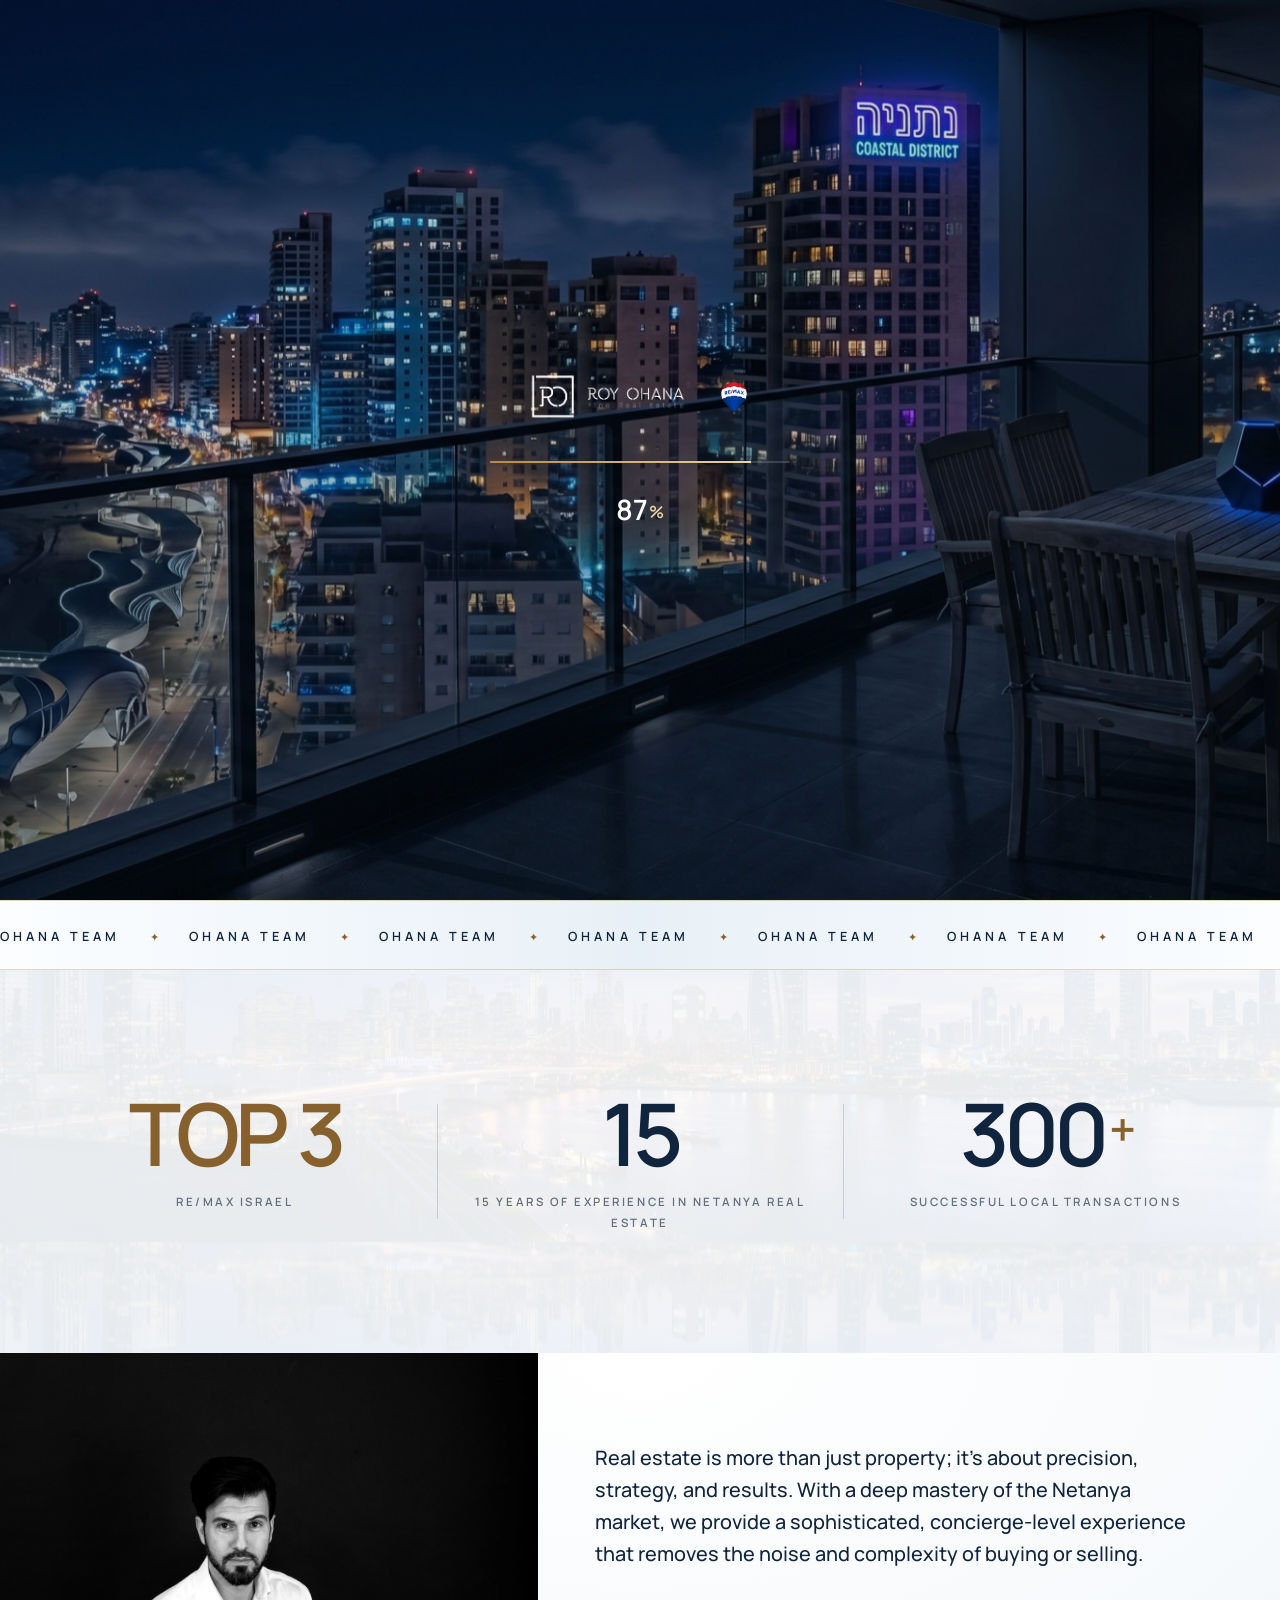
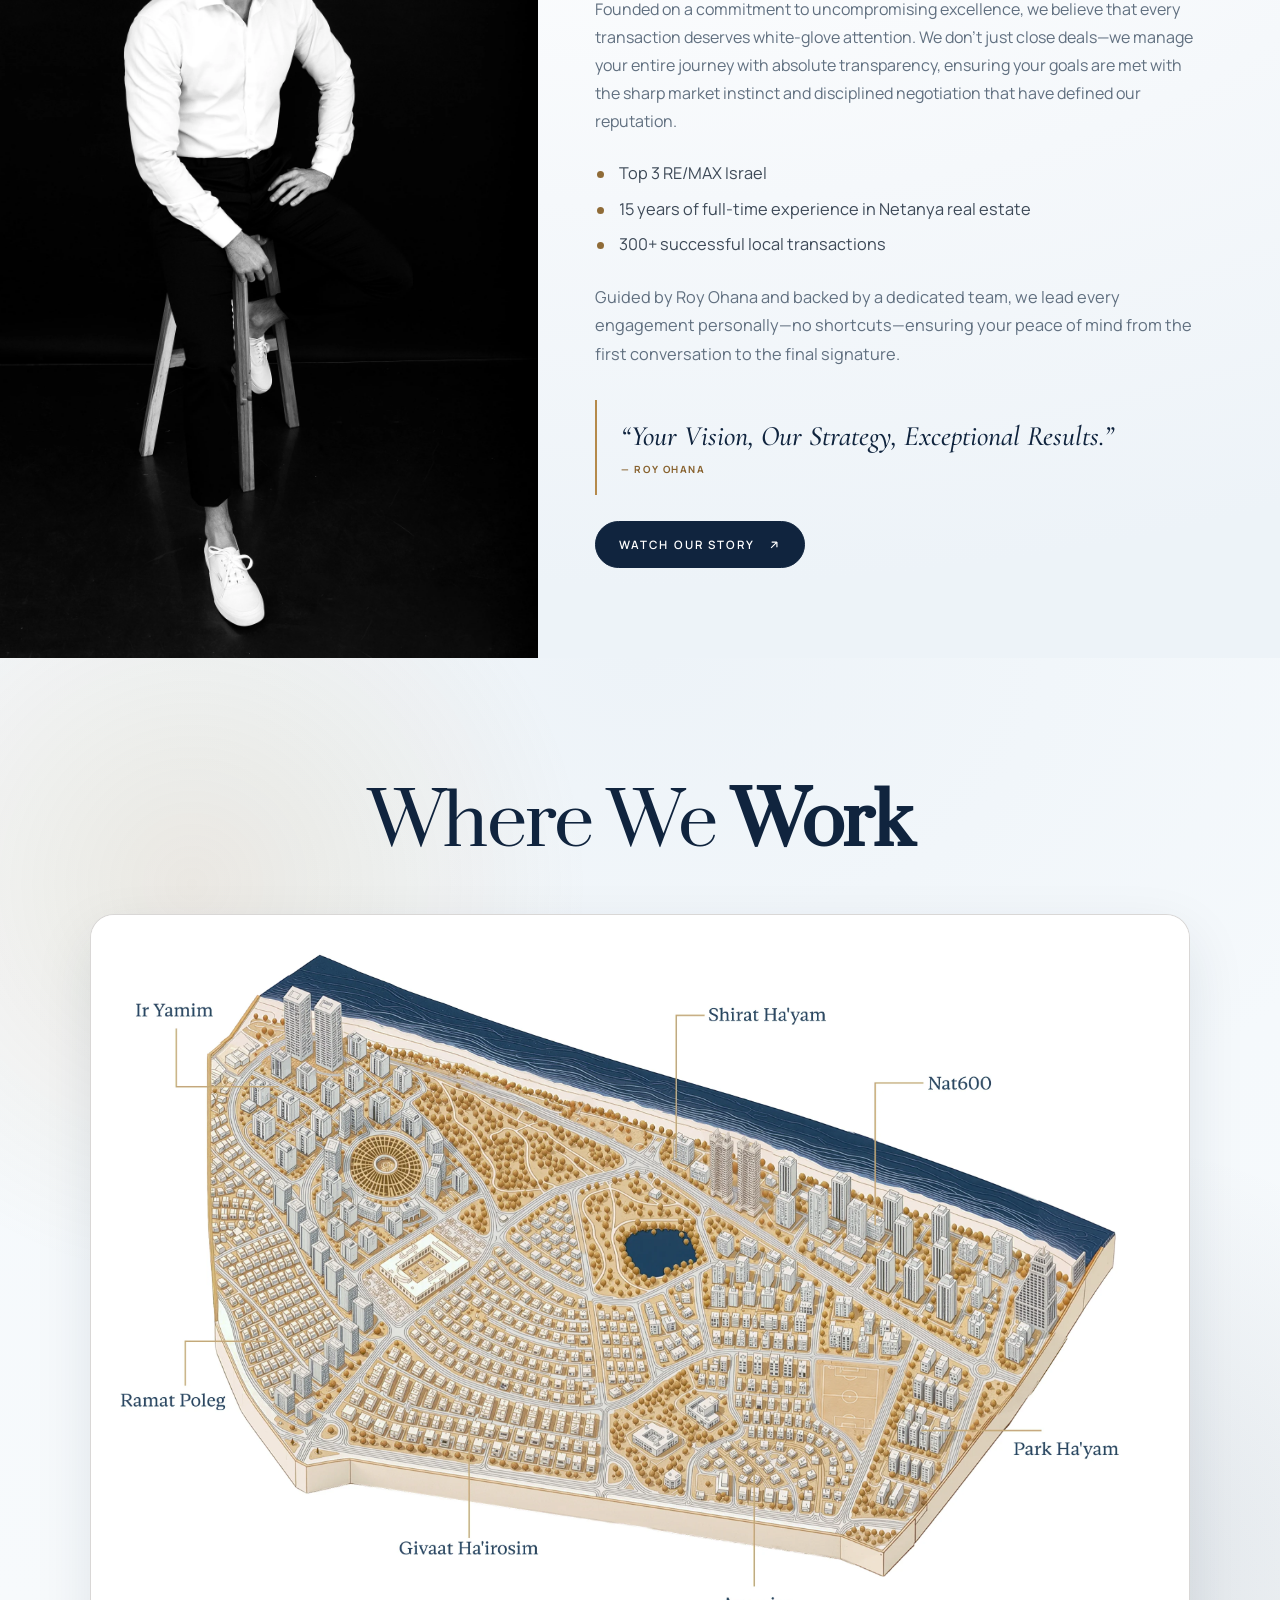
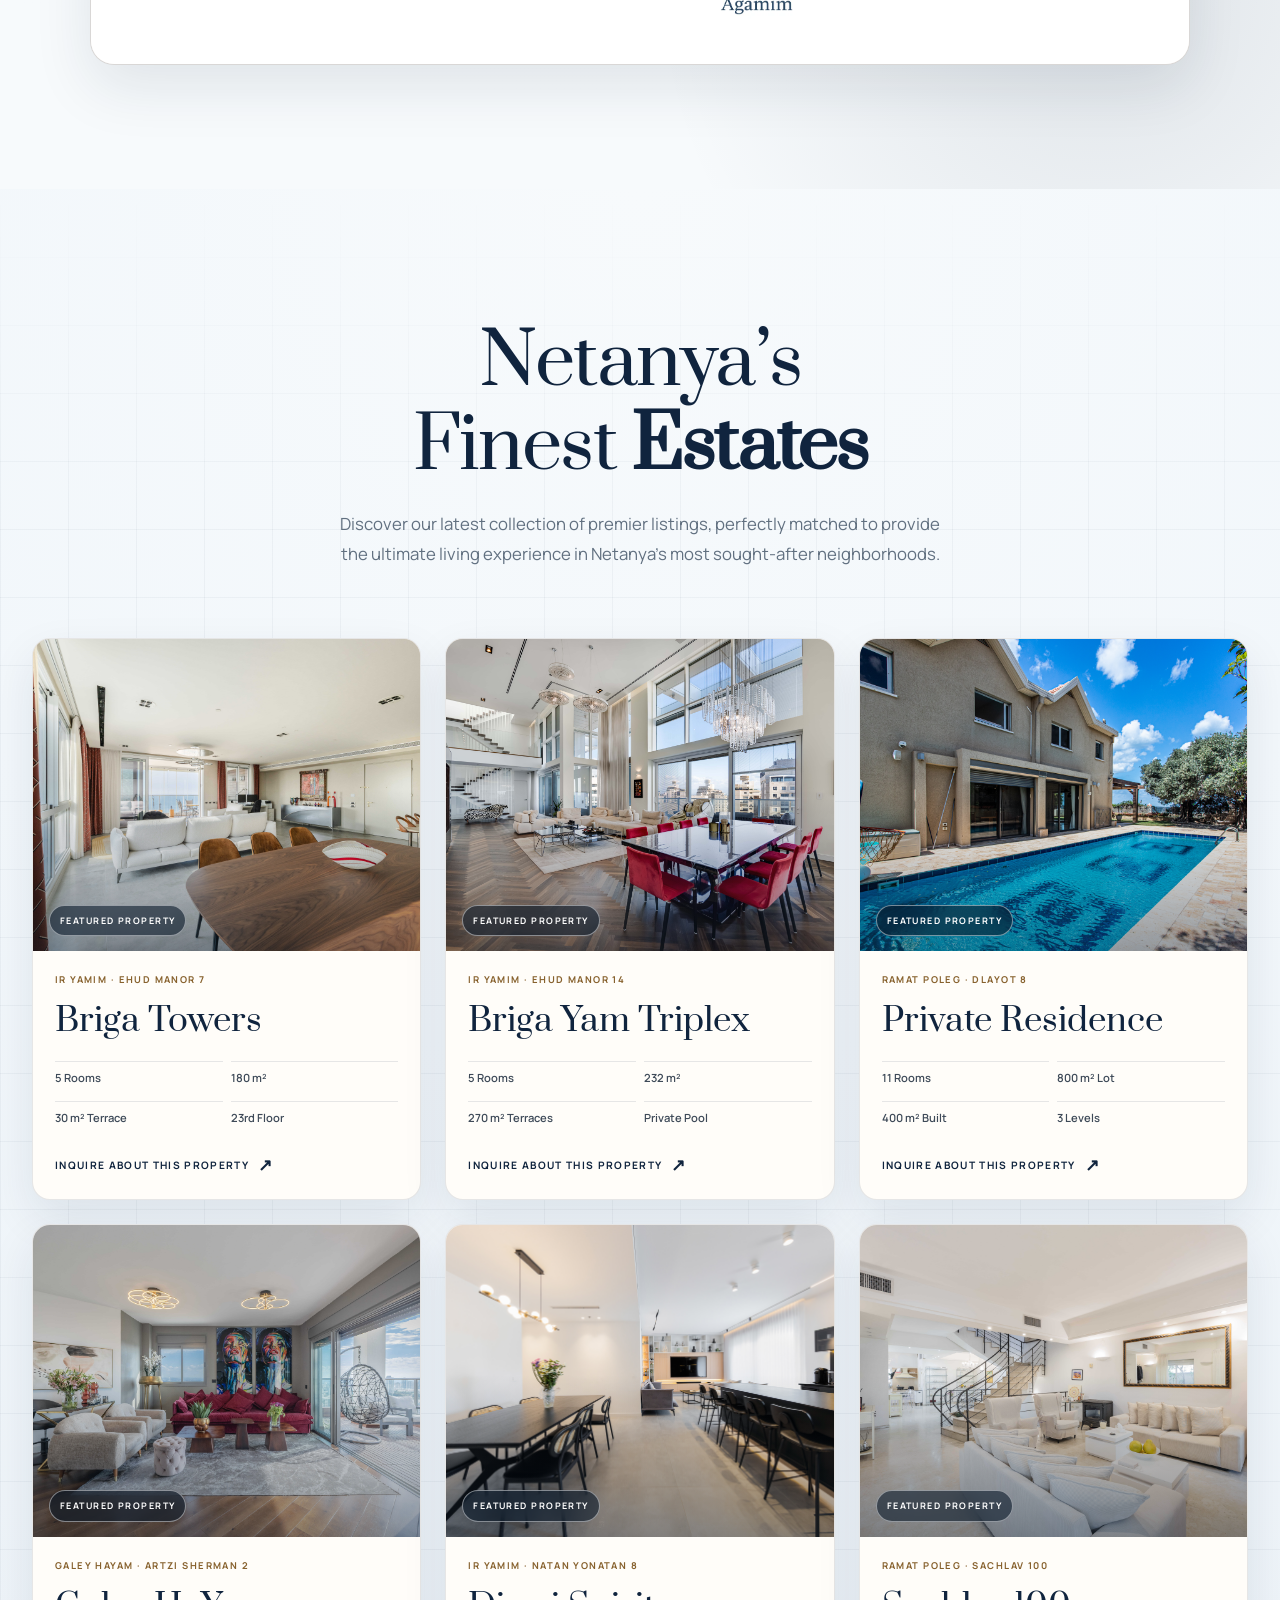
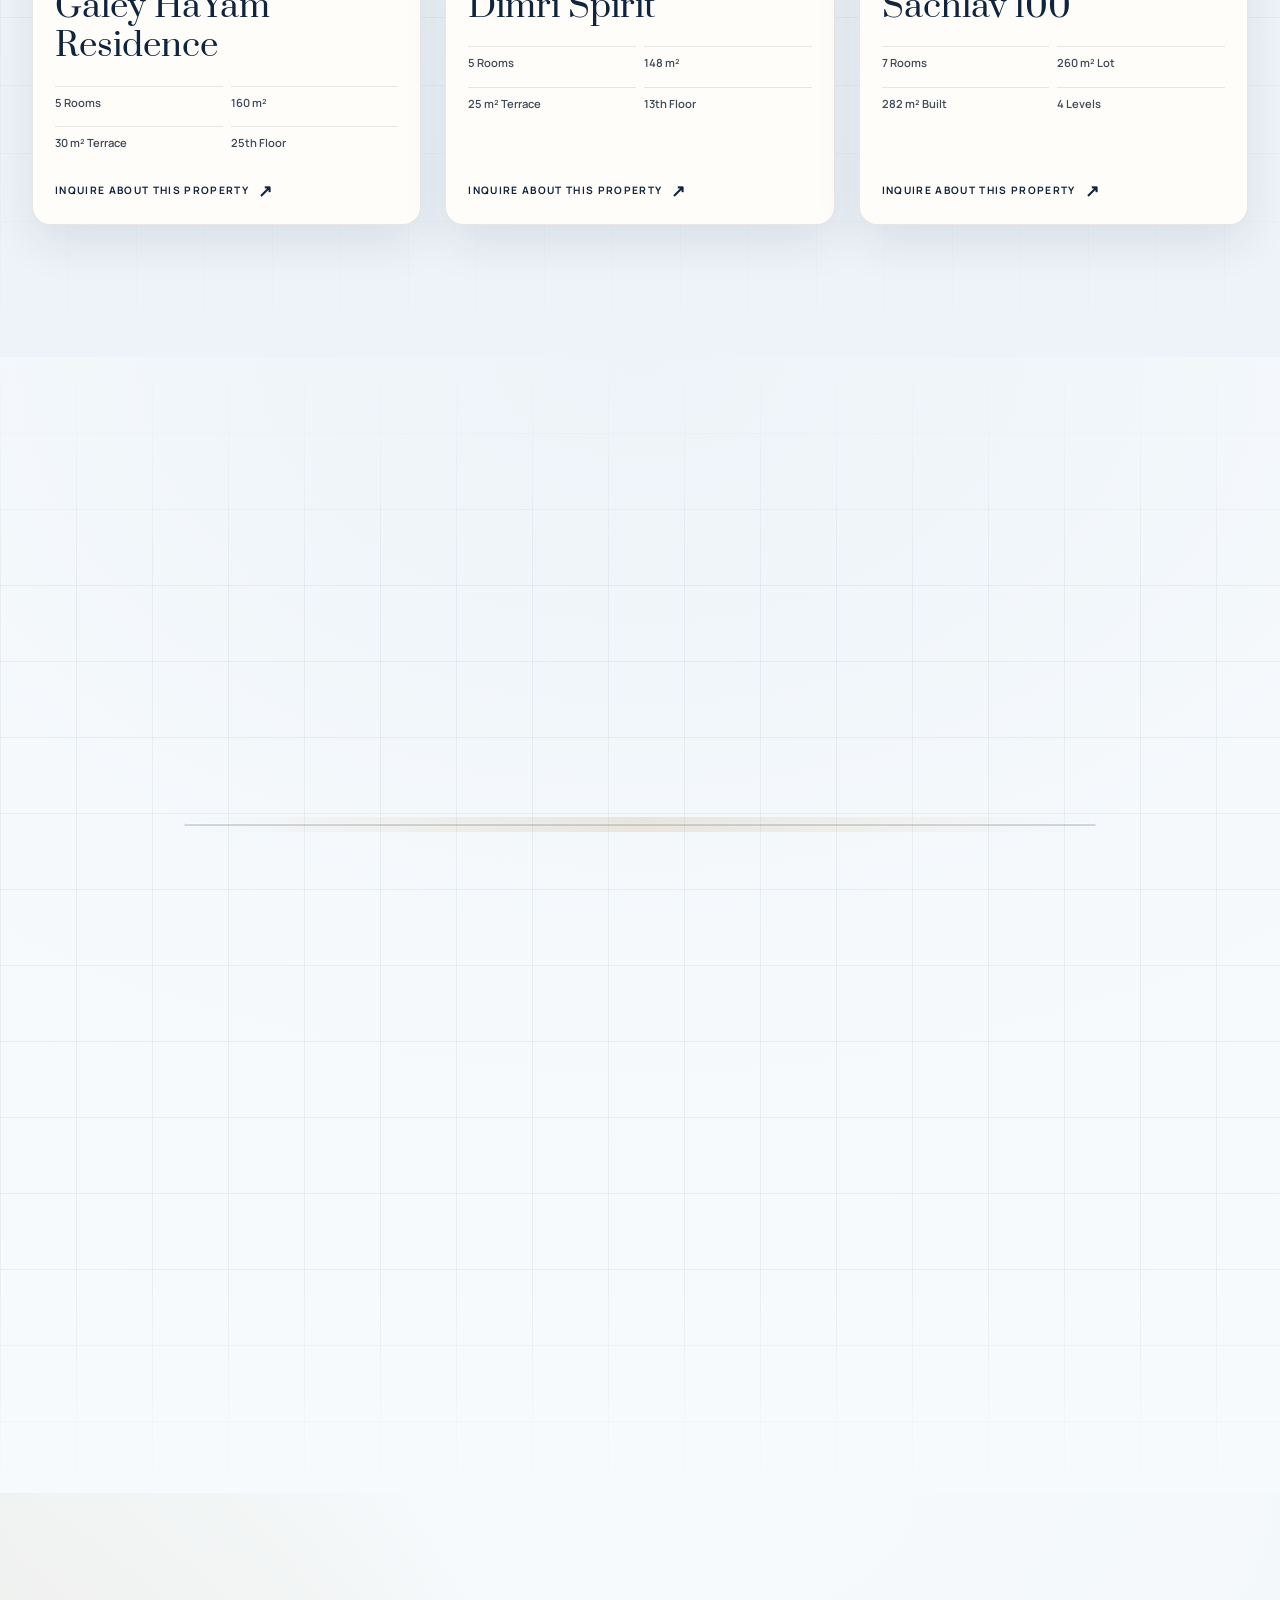
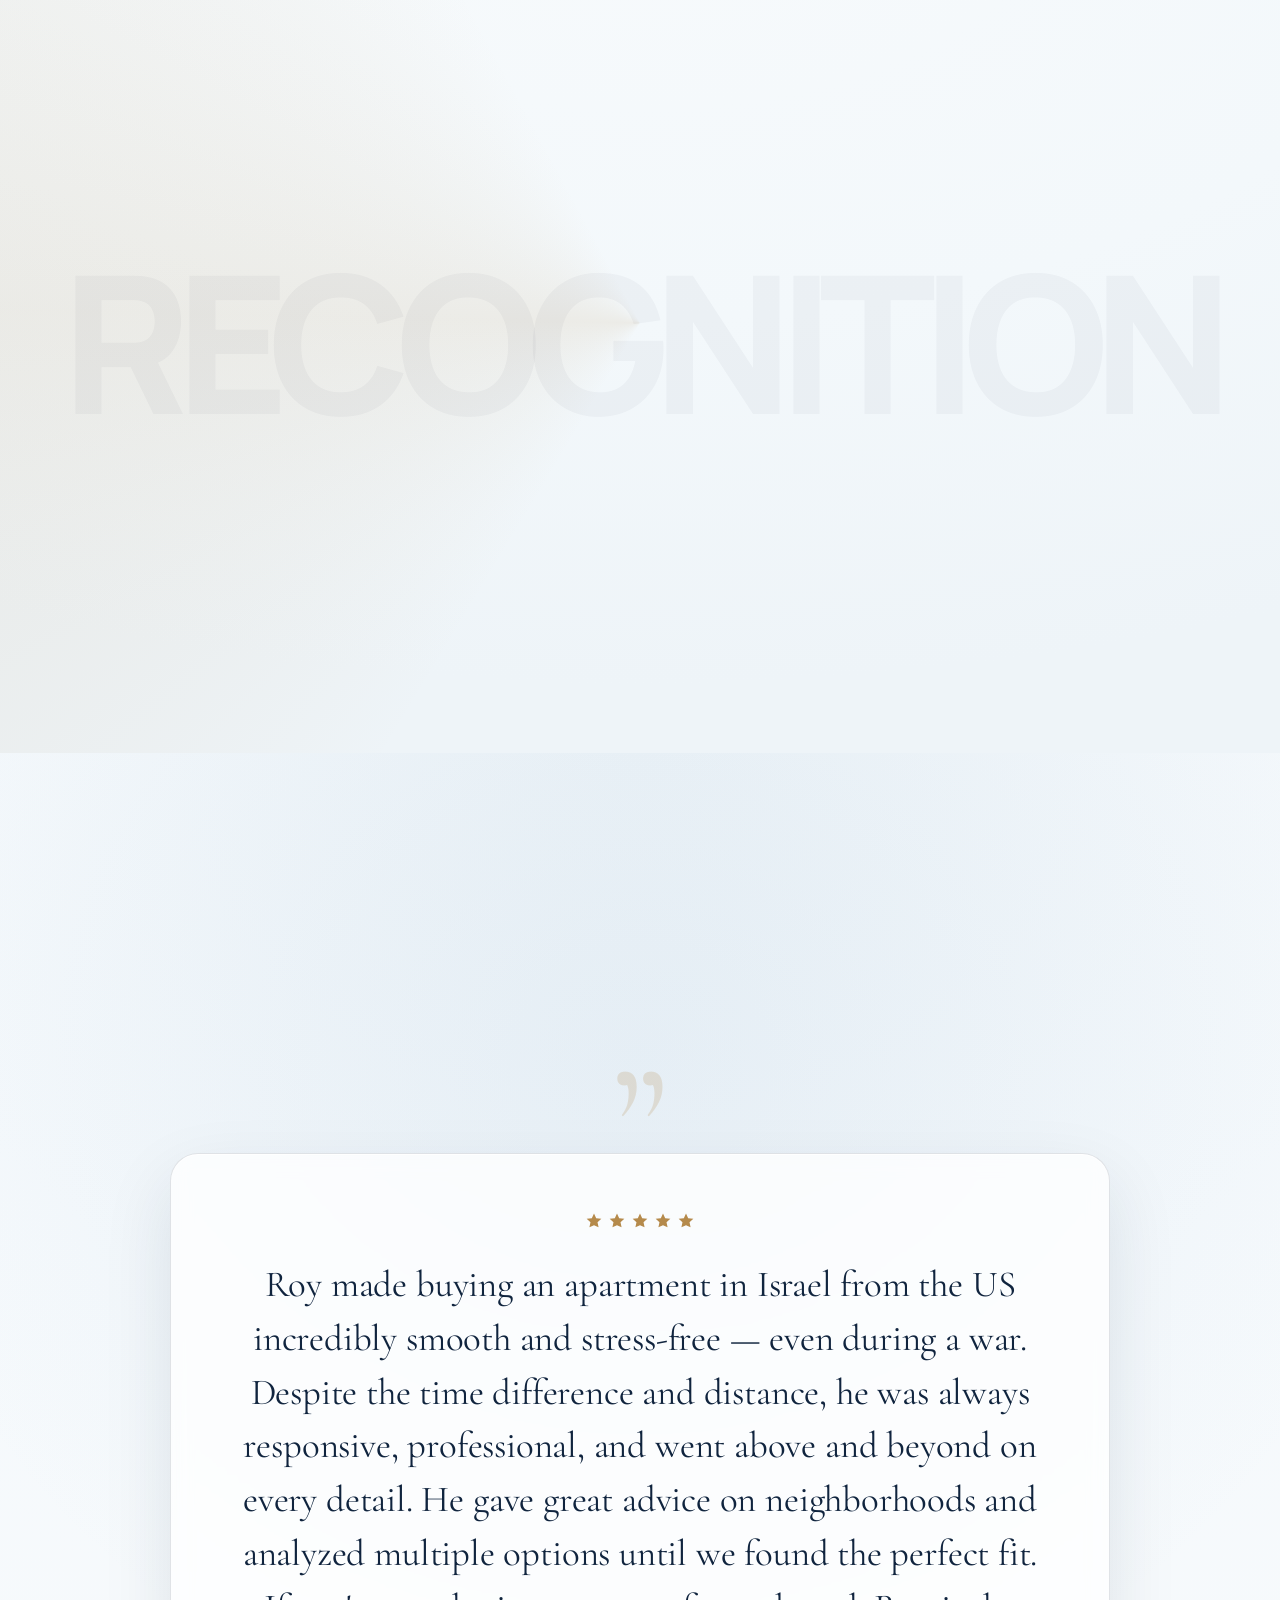
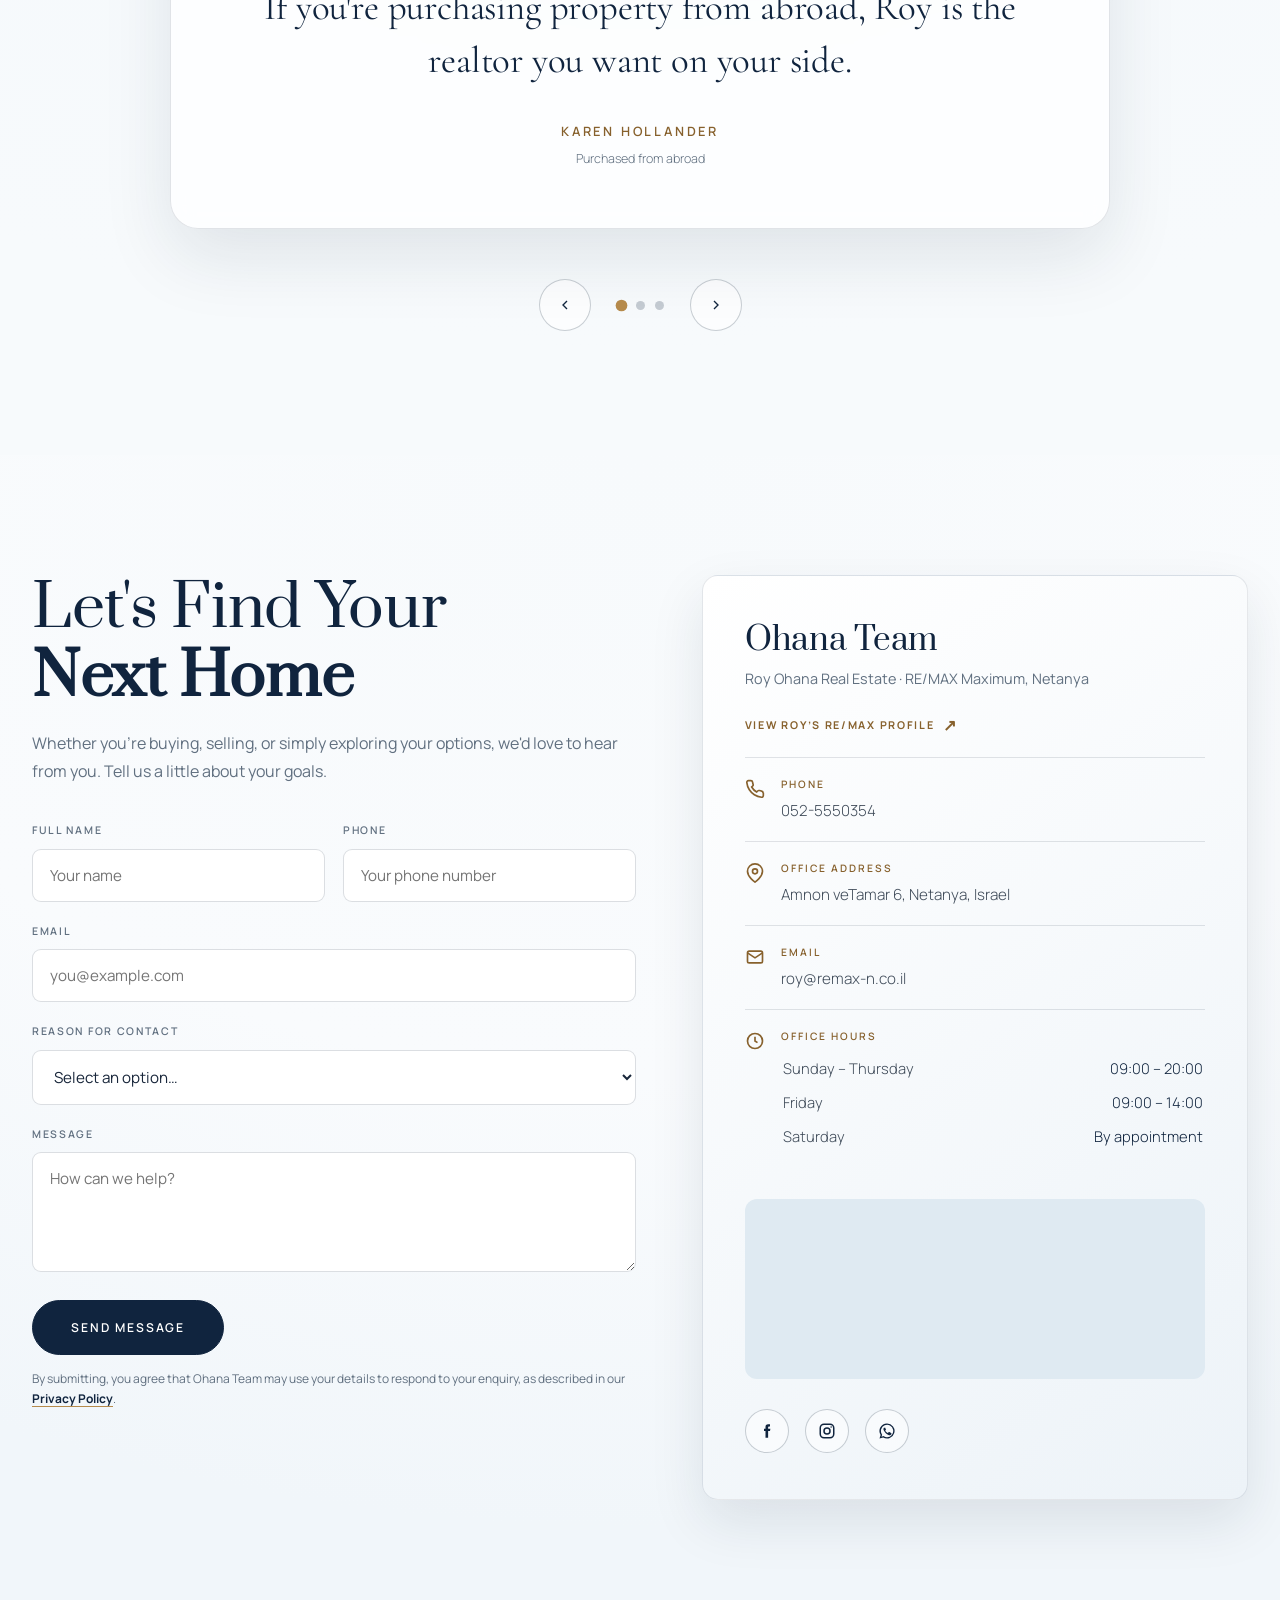
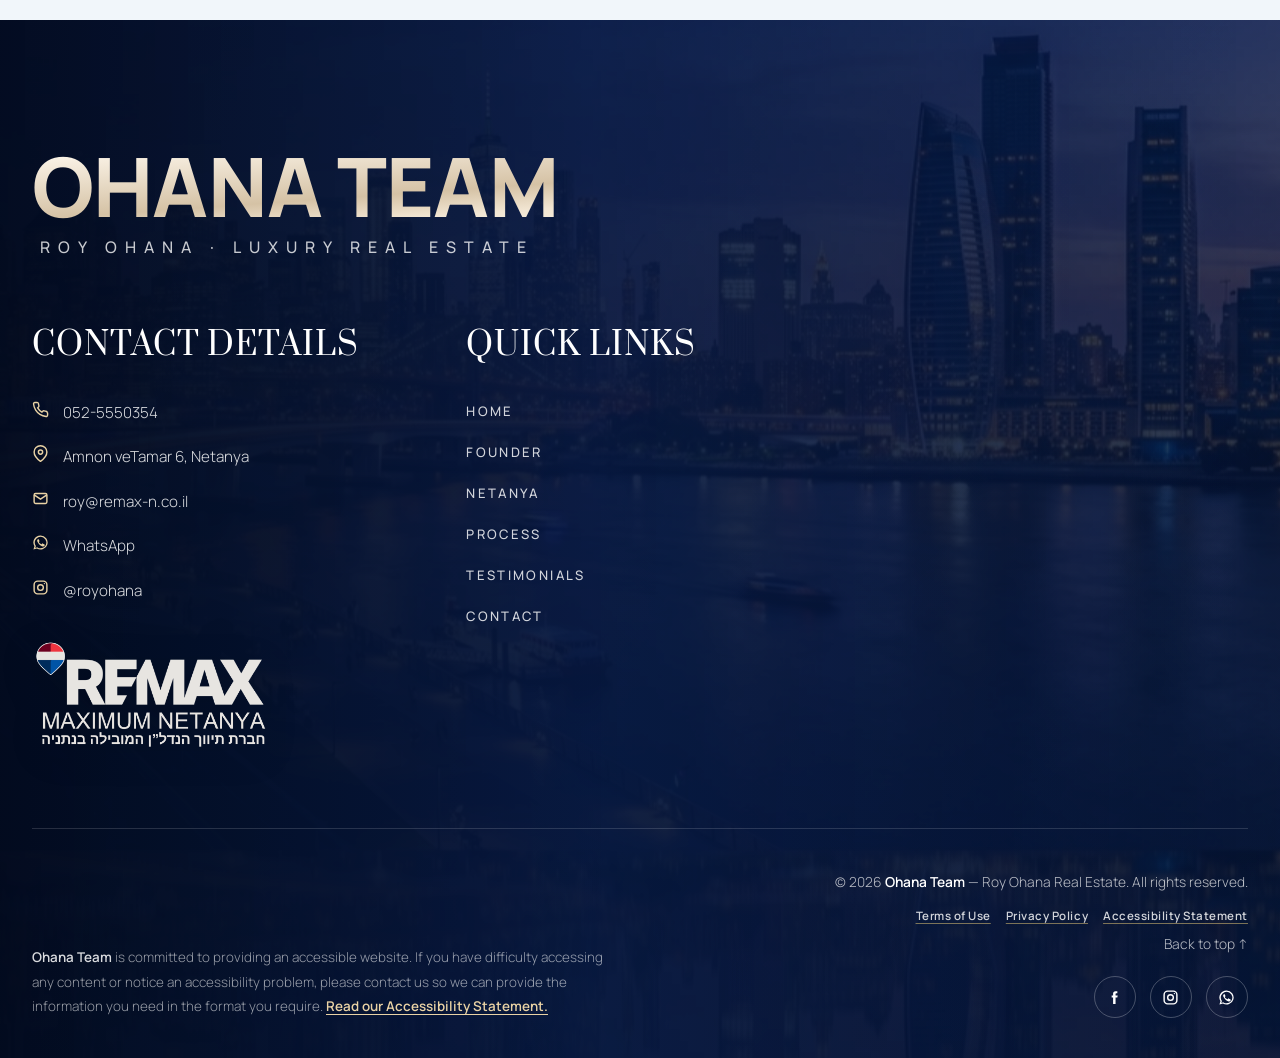
<file: ohana-team-v4-hero-form.html>
<!DOCTYPE html>
<html lang="en" dir="ltr">
<head>
<meta charset="UTF-8" />
<meta name="viewport" content="width=device-width, initial-scale=1.0" />
<title>Ohana Team — Netanya Leading Real Estate Team | Hero Form</title>
<meta name="description" content="Ohana Team — Netanya's leading real estate team, with 15 years of proven local experience and a personal, results-driven approach." />

<!-- Fonts: elegant editorial display + modern body -->
<link rel="preconnect" href="https://fonts.googleapis.com" />
<link rel="preconnect" href="https://fonts.gstatic.com" crossorigin />
<link href="https://fonts.googleapis.com/css2?family=Cormorant+Garamond:ital,wght@0,400;0,500;0,600;1,500;1,600&family=Manrope:wght@300;400;500;600;700&family=Prata&display=swap" rel="stylesheet" />
<script>document.documentElement.classList.add('js');</script>

<style>
/* ============================================================
   OHANA TEAM — Modern Premium Luxury Real Estate
   ============================================================ */
:root{
  /* refined palette — royal navy, warm gold, crisp white */
  --ink:        #071a44;          /* royal navy */
  --ink-2:      #0b2a68;          /* lighter navy — cards / gradients */
  --ink-3:      #020b1f;          /* deepest — footer */
  --bone:       #f6f7fb;          /* clean warm-white */
  --bone-2:     #e8ecf5;          /* alt silver-blue */
  --sand:       #d8dce7;          /* hairline */
  --gold:       #c9a24a;          /* premium gold */
  --gold-2:     #f2d17b;          /* light gold — on dark */
  --gold-ink:   #8b6720;          /* readable gold for small text */
  --gold-accent:#b98726;          /* large gold accents on light */
  --gold-soft:  rgba(201,162,74,.16);
  --teal:       #1e4fa3;          /* royal-blue accent */
  --teal-2:     #356edc;          /* bright blue — glows / gradients */
  --grad-gold:  linear-gradient(118deg,#f7d985 0%,#c9a24a 52%,#8b6720 100%);
  --grad-metal: linear-gradient(176deg,#eceeed 0%,#a9b1ad 44%,#ccd2cf 60%,#f3f5f4 100%);
  --text:       #1b211e;
  --text-2:     #424c47;
  --muted:      #5a625c;
  --line:       rgba(7,26,68,.13);
  --line-d:     rgba(255,255,255,.13);
  --white:      #ffffff;

  --header-h:   88px;
  --maxw:       1280px;
  --ease:       cubic-bezier(.16,.84,.44,1);
  --ease-out:   cubic-bezier(.22,1,.36,1);

  --f-sans:    'Roboto', -apple-system, BlinkMacSystemFont, 'Segoe UI', sans-serif;
  --f-display: 'Roboto Condensed', 'Roboto', -apple-system, BlinkMacSystemFont, sans-serif;
  --f-cond:    'Roboto Condensed', 'Roboto', -apple-system, sans-serif;
}

*,*::before,*::after{ box-sizing:border-box; margin:0; padding:0; }
html{ scroll-behavior:smooth; -webkit-text-size-adjust:100%; }
body{
  font-family:var(--f-sans);
  color:var(--text);
  background:var(--bone);
  line-height:1.75;
  font-weight:400;
  overflow-x:hidden;
  -webkit-font-smoothing:antialiased;
}
/* fine grain texture for premium depth */
body::after{
  content:""; position:fixed; inset:0; pointer-events:none; z-index:1500; opacity:.035;
  mix-blend-mode:overlay;
  background-image:url("data:image/svg+xml,%3Csvg xmlns='http://www.w3.org/2000/svg' width='180' height='180'%3E%3Cfilter id='n'%3E%3CfeTurbulence type='fractalNoise' baseFrequency='0.85' numOctaves='4' stitchTiles='stitch'/%3E%3C/filter%3E%3Crect width='100%25' height='100%25' filter='url(%23n)'/%3E%3C/svg%3E");
}
img{ display:block; max-width:100%; }
a{ color:inherit; text-decoration:none; }
ul{ list-style:none; }
section{ scroll-margin-top:var(--header-h); position:relative; }
main:focus{ outline:none; }
::selection{ background:var(--gold); color:var(--ink); }

/* ---------- a11y utilities ---------- */
:focus-visible{ outline:2.5px solid var(--gold); outline-offset:3px; border-radius:2px; }
.sr-only{ position:absolute; width:1px; height:1px; padding:0; margin:-1px; overflow:hidden; clip:rect(0,0,0,0); white-space:nowrap; border:0; }
.skip-link{ position:absolute; left:16px; top:-70px; z-index:2100; background:var(--ink); color:#fff; padding:13px 22px; border-radius:0 0 8px 8px; font-size:.72rem; letter-spacing:.16em; text-transform:uppercase; transition:top .3s var(--ease); }
.skip-link:focus{ top:0; }
html:not(.js) .reveal{ opacity:1; transform:none; }
html:not(.js) .hero .eyebrow,
html:not(.js) .hero h1,
html:not(.js) .hero p.sub,
html:not(.js) .hero-cta,
html:not(.js) .hero .scroll-cue{ opacity:1 !important; transform:none !important; }

/* ---------- Reusable type ---------- */
.eyebrow{
  display:inline-flex; align-items:center; gap:11px;
  font-size:.7rem; letter-spacing:.3em; text-transform:uppercase;
  font-weight:600; color:var(--gold-ink);
}
.eyebrow::before{ content:""; width:26px; height:1px; background:currentColor; opacity:.7; }
.section-head{ max-width:720px; margin:0 auto 70px; text-align:center; }
.section-head .eyebrow{ margin-bottom:20px; }
.section-head .eyebrow{ gap:16px; }
.section-head .eyebrow::before{ width:54px; height:2px; opacity:1; background:var(--teal); }
.section-head .eyebrow,
.contact-form .eyebrow,
.cta-band .eyebrow,
.founder-eyebrow,
.hero .eyebrow,
.pl-tag{ display:none !important; }
.section-head h2{
  font-family:var(--f-display); font-weight:400;
  font-size:clamp(2.3rem,5vw,3.9rem); line-height:1.04; color:var(--ink);
  letter-spacing:-.01em;
}
.section-head h2 em{ color:var(--gold-accent); }
.section-head p{ margin-top:20px; color:var(--muted); font-size:1.05rem; }

.container{ width:100%; max-width:var(--maxw); margin:0 auto; padding:0 32px; }

/* ---------- Buttons ---------- */
.btn{
  position:relative; display:inline-flex; align-items:center; gap:.7em; overflow:hidden;
  font-family:var(--f-sans); font-size:.76rem; font-weight:600;
  letter-spacing:.16em; text-transform:uppercase;
  padding:18px 38px; border-radius:50px; cursor:pointer;
  border:1.5px solid var(--gold); background:var(--grad-gold); color:var(--ink);
  transition:color .45s var(--ease), border-color .45s var(--ease), box-shadow .45s var(--ease);
  will-change:transform;
}
.btn span{ position:relative; z-index:1; }
.btn::before{
  content:""; position:absolute; inset:0; z-index:0; background:var(--ink);
  transform:translateY(101%); transition:transform .5s var(--ease-out);
}
.btn:hover{ color:#fff; border-color:var(--ink); box-shadow:0 14px 34px rgba(21,19,14,.22); }
.btn:hover::before{ transform:translateY(0); }
.btn:disabled{ cursor:wait; opacity:.68; transform:none !important; }
.btn:disabled::after{ display:none; }
.btn-ghost{ background:transparent; color:#fff; border-color:rgba(255,255,255,.5); }
.btn-ghost::before{ background:#fff; }
.btn-ghost:hover{ color:var(--ink); border-color:#fff; }
.btn-dark{ background:var(--ink); color:#fff; border-color:var(--ink); }
.btn-dark::before{ background:var(--gold); }
.btn-dark:hover{ color:var(--ink); border-color:var(--gold); }
/* micro: light sheen sweep across buttons on hover */
.btn::after{ content:""; position:absolute; top:0; bottom:0; left:-45%; width:35%; z-index:2; background:linear-gradient(100deg, transparent, rgba(255,255,255,.32), transparent); transform:skewX(-18deg); pointer-events:none; opacity:0; }
.btn:hover::after{ animation:btnSheen .9s var(--ease-out); }
@keyframes btnSheen{ 0%{ left:-45%; opacity:0; } 14%{ opacity:1; } 100%{ left:140%; opacity:0; } }

/* ---------- Scroll progress ---------- */
#progress{
  position:fixed; top:0; left:0; height:2px; width:0%;
  background:linear-gradient(90deg,var(--gold),var(--gold-2)); z-index:1200;
  transition:width .1s linear;
}

/* ============================================================
   HEADER
   ============================================================ */
header{
  position:fixed; top:0; left:0; width:100%; z-index:1000;
  height:var(--header-h); display:flex; align-items:center;
  transition:background .5s var(--ease), height .5s var(--ease), box-shadow .5s var(--ease), border-color .5s var(--ease), backdrop-filter .5s var(--ease);
  border-bottom:1px solid transparent;
}
header .container{ display:flex; align-items:center; justify-content:space-between; gap:24px; }
.brand{ display:flex; align-items:center; gap:14px; height:100%; }
.brand img{ height:52px; width:auto; transition:height .5s var(--ease), opacity .3s ease; }
.brand .logo-black{ display:none; }
.brand .remax-logo{
  height:42px; width:auto; object-fit:contain; flex:0 0 auto;
  transform:translateY(1px);
  filter:drop-shadow(0 7px 14px rgba(0,0,0,.18));
  transition:height .5s var(--ease), filter .35s ease, transform .35s ease;
}
nav.main{ display:flex; align-items:center; gap:36px; }
nav.main a{
  font-size:.74rem; letter-spacing:.14em; text-transform:uppercase; font-weight:500;
  color:rgba(255,255,255,.92); position:relative; padding:6px 0; transition:color .3s ease;
}
nav.main a::after{
  content:""; position:absolute; left:0; bottom:0; height:1.5px; width:0;
  background:var(--gold); transition:width .4s var(--ease);
}
nav.main a:hover{ color:#fff; }
nav.main a:hover::after{ width:100%; }
.header-social{ display:flex; align-items:center; gap:15px; padding-left:10px; margin-left:6px; border-left:1px solid rgba(255,255,255,.25); }
.header-social a{ color:#fff; opacity:.8; transition:opacity .3s, color .3s, transform .3s; display:flex; }
.header-social a:hover{ opacity:1; color:var(--gold-2); transform:translateY(-2px); }
.header-social svg{ width:17px; height:17px; }

header.scrolled{ background:rgba(246,244,237,.82); backdrop-filter:saturate(1.4) blur(14px); -webkit-backdrop-filter:saturate(1.4) blur(14px); height:70px; box-shadow:0 10px 40px rgba(21,19,14,.07); border-color:var(--line); }
header.scrolled .brand .logo-white{ display:none; }
header.scrolled .brand .logo-black{ display:block; }
header.scrolled .brand img{ height:40px; }
header.scrolled .brand .remax-logo{ height:32px; filter:drop-shadow(0 5px 10px rgba(7,26,68,.14)); }
header.scrolled nav.main a{ color:var(--text); }
header.scrolled nav.main a:hover{ color:var(--gold-ink); }
header.scrolled .header-social{ border-color:var(--line); }
header.scrolled .header-social a{ color:var(--text); }
header.scrolled .header-social a:hover{ color:var(--gold-ink); }

.burger{ display:none; flex-direction:column; gap:5px; width:30px; height:24px; justify-content:center; cursor:pointer; background:none; border:0; }
.burger span{ display:block; height:2px; width:100%; background:#fff; transition:.35s var(--ease); }
header.scrolled .burger span{ background:var(--ink); }
.burger.active span{ background:#fff; }
.burger.active span:nth-child(1){ transform:translateY(7px) rotate(45deg); }
.burger.active span:nth-child(2){ opacity:0; }
.burger.active span:nth-child(3){ transform:translateY(-7px) rotate(-45deg); }

.mobile-nav{
  position:fixed; inset:0; z-index:999; background:var(--ink);
  display:flex; flex-direction:column; align-items:center; justify-content:center; gap:6px;
  opacity:0; visibility:hidden; transform:translateY(-12px);
  transition:opacity .45s var(--ease), transform .45s var(--ease), visibility .45s;
}
.mobile-nav.open{ opacity:1; visibility:visible; transform:translateY(0); }
.mobile-nav a{ color:#fff; font-family:var(--f-display); font-size:2.1rem; font-weight:400; padding:9px 0; transition:color .3s; }
.mobile-nav a:hover{ color:var(--gold-2); }
.mobile-nav .m-social{ display:flex; gap:22px; margin-top:30px; }
.mobile-nav .m-social a{ font-size:0; color:#fff; }
.mobile-nav .m-social svg{ width:24px; height:24px; }

/* ============================================================
   HERO — full-bleed video
   ============================================================ */
.hero{ position:relative; height:100vh; height:100svh; min-height:600px; width:100%; overflow:hidden; display:flex; align-items:center; }
.hero-video{ position:absolute; inset:0; z-index:0; overflow:hidden; background:var(--ink-3); }
/* Vimeo source is portrait 9:16 — cover the hero edge-to-edge (no letterbox bars) */
.hero-video iframe{
  position:absolute; top:50%; left:50%;
  width:max(100vw, calc(100vh * 9 / 16));
  height:max(100vh, calc(100vw * 16 / 9));
  transform:translate(-50%,-50%) scale(1.02);
  border:0; pointer-events:none;
}
.hero-overlay{
  position:absolute; inset:0; z-index:1;
  background:
    linear-gradient(90deg, rgba(2,11,31,.86) 0%, rgba(7,26,68,.52) 46%, rgba(7,26,68,.18) 100%),
    linear-gradient(to bottom, rgba(2,11,31,.54) 0%, rgba(7,26,68,.28) 40%, rgba(2,11,31,.86) 100%);
}
.hero-inner{ position:relative; z-index:2; width:100%; will-change:transform; }
.hero-content{ max-width:820px; }
.hero .r-mask{ overflow:hidden; }
.hero .eyebrow{ color:var(--gold-2); margin-bottom:26px; transform:translateY(150%); }
.hero .eyebrow::before{ background:var(--gold-2); }
.hero h1{
  font-family:var(--f-display); font-weight:300; color:#fff;
  font-size:clamp(2.9rem,6.8vw,5.8rem); line-height:1.02; letter-spacing:-.015em;
  text-shadow:0 2px 30px rgba(0,0,0,.4); margin-bottom:28px; transform:translateY(112%);
}
.hero h1 em{ font-weight:600; color:var(--gold-2); }
@supports ((-webkit-background-clip:text) or (background-clip:text)){
  .hero h1 em{ background:linear-gradient(100deg,#fff4d2 0%,#f2d17b 28%,#c9a24a 50%,#f2d17b 72%,#fff8df 100%); background-size:220% auto; -webkit-background-clip:text; background-clip:text; -webkit-text-fill-color:transparent; animation:sheen 7s linear infinite; }
}
@keyframes sheen{ from{ background-position:0% center; } to{ background-position:220% center; } }
.hero p.sub{
  color:rgba(255,255,255,.9); font-size:1.1rem; font-weight:300; max-width:560px;
  line-height:1.8; margin-bottom:42px; transform:translateY(118%); text-shadow:0 1px 16px rgba(0,0,0,.5);
}
.hero-cta{ display:flex; flex-wrap:wrap; align-items:center; gap:18px 30px; opacity:0; }
.watch-link{ display:inline-flex; align-items:center; gap:14px; color:#fff; font-size:.76rem; letter-spacing:.16em; text-transform:uppercase; font-weight:500; cursor:pointer; transition:color .3s; background:none; border:0; font-family:var(--f-sans); }
.watch-link:hover{ color:var(--gold-2); }
.watch-link .play{
  width:48px; height:48px; border-radius:50%; border:1.5px solid rgba(255,255,255,.55);
  display:flex; align-items:center; justify-content:center; transition:.4s var(--ease); position:relative;
}
.watch-link .play::after{ content:""; position:absolute; inset:-1.5px; border-radius:50%; border:1.5px solid var(--gold-2); transform:scale(1.25); opacity:0; transition:.5s var(--ease); }
.watch-link:hover .play{ border-color:transparent; background:var(--gold-soft); }
.watch-link:hover .play::after{ transform:scale(1); opacity:1; }
.watch-link .play svg{ width:14px; height:14px; margin-left:2px; }

.hero.ready .eyebrow{ animation:rise 1s var(--ease-out) .55s forwards; }
.hero.ready h1{ animation:rise 1.2s var(--ease-out) .72s forwards; }
.hero.ready p.sub{ animation:rise 1.1s var(--ease-out) 1s forwards; }
.hero.ready .hero-cta{ animation:fadeUp 1s var(--ease-out) 1.25s forwards; }
.hero.ready .hero-video iframe{ animation:heroZoom 2.8s var(--ease-out) .05s forwards; }
.hero.ready .scroll-cue{ animation:cueIn 1s ease 1.7s forwards; }
@keyframes rise{ from{ transform:translateY(112%); } to{ transform:translateY(0); } }
@keyframes fadeUp{ from{opacity:0; transform:translateY(26px);} to{opacity:1; transform:translateY(0);} }
@keyframes heroZoom{ from{ transform:translate(-50%,-50%) scale(1.16); } to{ transform:translate(-50%,-50%) scale(1.02); } }
@keyframes cueIn{ from{opacity:0;} to{opacity:1;} }

.scroll-cue{
  position:absolute; bottom:32px; left:50%; transform:translateX(-50%); z-index:2;
  display:flex; flex-direction:column; align-items:center; gap:10px; color:rgba(255,255,255,.7);
  font-size:.6rem; letter-spacing:.3em; text-transform:uppercase; opacity:0;
}
.scroll-cue .mouse{ width:23px; height:37px; border:1.5px solid rgba(255,255,255,.5); border-radius:14px; position:relative; }
.scroll-cue .mouse::after{ content:""; position:absolute; top:7px; left:50%; transform:translateX(-50%); width:3px; height:7px; background:#fff; border-radius:2px; animation:wheel 1.7s infinite; }
@keyframes wheel{ 0%{opacity:0; top:7px;} 40%{opacity:1;} 100%{opacity:0; top:18px;} }

/* ============================================================
   MARQUEE
   ============================================================ */
.marquee{ background:var(--ink); color:#fff; padding:24px 0; overflow:hidden; white-space:nowrap; }
.marquee-track{ display:inline-flex; align-items:center; gap:38px; animation:scrollx 32s linear infinite; will-change:transform; }
.marquee:hover .marquee-track{ animation-play-state:paused; }
.marquee-track span{ font-family:var(--f-display); font-weight:400; font-size:1.5rem; letter-spacing:.01em; color:rgba(255,255,255,.92); }
.marquee-track i{ color:var(--gold); font-size:.7rem; font-style:normal; }
@keyframes scrollx{ from{transform:translateX(0);} to{transform:translateX(-50%);} }

/* ============================================================
   IMAGE BANDS — animated background reveal (zoom-in) + parallax
   ============================================================ */
.imgband{ position:relative; overflow:hidden; color:#fff; isolation:isolate; }
.imgband-bg{ position:absolute; inset:-10% 0; z-index:0; will-change:transform; }
.imgband-bg img{ width:100%; height:100%; object-fit:cover; transform:scale(1.28); transition:transform 1.9s var(--ease-out); }
.imgband.in .imgband-bg img{ transform:scale(1.06); }
.imgband-overlay{ position:absolute; inset:0; z-index:1; }
.imgband .container{ position:relative; z-index:2; }

/* ============================================================
   STATS — coastal-skyline image band
   ============================================================ */
.stats{ padding:112px 0; }
.stats .imgband-overlay{ background:linear-gradient(180deg, rgba(2,11,31,.84) 0%, rgba(2,11,31,.91) 100%), radial-gradient(75% 100% at 50% 50%, rgba(7,26,68,.18), rgba(2,11,31,.62)); }
.stats-grid{ display:grid; grid-template-columns:repeat(3,1fr); }
.stat{ text-align:center; padding:18px 26px; position:relative; }
.stat + .stat::before{ content:""; position:absolute; left:0; top:50%; transform:translateY(-50%); width:1px; height:64%; background:rgba(255,255,255,.2); }
.stat-num{ font-family:var(--f-display); font-weight:500; font-size:clamp(3rem,7vw,5.4rem); line-height:1; display:flex; justify-content:center; align-items:baseline; letter-spacing:-.02em; color:#eef1f0; background:var(--grad-metal); -webkit-background-clip:text; background-clip:text; -webkit-text-fill-color:transparent; }
.stat-num .plus{ font-size:.55em; margin-left:4px; align-self:center; transform:translateY(-.08em); -webkit-text-fill-color:var(--gold-2); color:var(--gold-2); }
.stat-num.is-text{ background:none; -webkit-text-fill-color:var(--gold-2); color:var(--gold-2); }
.stat-label{ margin-top:16px; font-size:.72rem; letter-spacing:.22em; text-transform:uppercase; color:rgba(255,255,255,.82); font-weight:600; }

/* ============================================================
   FOUNDER — "Meet Roy Ohana" spotlight (jordancohen-style)
   ============================================================ */
.founder{ background:radial-gradient(120% 110% at 72% 22%, #fcfcfb 0%, #edefed 52%, #e0e3e0 100%); color:var(--text); }
.founder-split{ display:grid; grid-template-columns:0.84fr 1.16fr; align-items:stretch; min-height:90vh; }
.founder-photo{ position:relative; overflow:hidden; min-height:420px; }
.founder-photo > img{ width:100%; height:100%; object-fit:cover; object-position:center 18%; transition:transform 1.4s var(--ease); }
.founder:hover .founder-photo > img{ transform:scale(1.04); }
.founder-caption{ position:absolute; left:0; bottom:0; max-width:84%; padding:28px 34px 30px; color:#fff; background:linear-gradient(135deg, rgba(7,26,68,.93), rgba(2,11,31,.96)); }
.founder-caption p{ font-size:.86rem; line-height:1.55; color:rgba(255,255,255,.9); margin-bottom:18px; }
.founder-video{ display:inline-flex; align-items:center; gap:12px; font-family:var(--f-sans); font-size:.72rem; font-weight:600; letter-spacing:.18em; text-transform:uppercase; color:#fff; background:none; border:1px solid rgba(255,255,255,.5); padding:13px 24px; cursor:pointer; transition:.4s var(--ease); }
.founder-video:hover{ background:var(--gold); border-color:var(--gold); color:var(--ink); }
.founder-video svg{ width:14px; height:14px; }
.founder-content{ padding:clamp(56px,7vw,96px) clamp(36px,6vw,104px) clamp(56px,7vw,96px) clamp(34px,4.5vw,72px); align-self:center; max-width:900px; }
.founder-eyebrow{ display:inline-flex; align-items:center; gap:18px; font-size:.78rem; letter-spacing:.42em; text-transform:uppercase; font-weight:600; color:var(--muted); margin-bottom:22px; }
.founder-eyebrow .line{ width:54px; height:2px; background:var(--teal); }
.founder-name{ font-family:var(--f-cond); font-weight:900; text-transform:uppercase; font-size:clamp(3rem,7.4vw,6.6rem); line-height:.9; letter-spacing:-.01em; color:var(--ink); margin-bottom:30px; }
.founder-name .metal{ background:linear-gradient(172deg,#071a44 0%,#1e4fa3 42%,#c9a24a 72%,#071a44 100%); -webkit-background-clip:text; background-clip:text; -webkit-text-fill-color:transparent; color:var(--ink); }
.founder-lead{ font-size:clamp(1.2rem,1.7vw,1.46rem); font-weight:700; line-height:1.42; color:#222a26; margin-bottom:26px; }
.founder-sub{ color:var(--muted); font-size:1.04rem; line-height:1.75; margin-bottom:26px; }
.founder-list{ display:grid; gap:11px; margin-bottom:26px; }
.founder-list li{ position:relative; padding-left:24px; color:var(--text-2); font-size:1.02rem; line-height:1.5; }
.founder-list li::before{ content:""; position:absolute; left:2px; top:.6em; width:7px; height:7px; border-radius:50%; background:var(--teal); }
.founder-close{ color:var(--muted); font-size:1.02rem; line-height:1.75; }
@media (max-width:980px){
  .founder-split{ grid-template-columns:1fr; min-height:0; }
  .founder-photo{ min-height:64vh; }
  .founder-content{ max-width:none; }
}
@media (max-width:560px){
  .founder-photo{ min-height:82vw; }
  .founder-caption{ max-width:100%; padding:22px 22px 24px; }
  .founder-name{ line-height:.94; }
  .founder-content{ padding:48px 22px 56px; }
}

/* ============================================================
   TEAM CARDS
   ============================================================ */
.team{
  padding:126px 0;
  overflow:hidden;
  background:
    radial-gradient(56% 48% at 7% 8%, rgba(53,110,220,.12), transparent 70%),
    radial-gradient(44% 42% at 94% 92%, rgba(201,162,74,.13), transparent 72%),
    linear-gradient(180deg,#e9ece9 0%,#f3f4f2 48%,#e5e9e6 100%);
}
.team::before{
  content:""; position:absolute; inset:0; pointer-events:none; opacity:.32;
  background-image:linear-gradient(rgba(7,26,68,.055) 1px,transparent 1px),linear-gradient(90deg,rgba(7,26,68,.055) 1px,transparent 1px);
  background-size:72px 72px;
  mask-image:linear-gradient(to bottom,transparent,#000 22%,#000 78%,transparent);
}
.team .container{ position:relative; z-index:1; }
.team-grid{ display:grid; grid-template-columns:repeat(3,1fr); gap:26px; align-items:stretch; }
.member{
  position:relative; isolation:isolate; display:flex; flex-direction:column;
  background:rgba(255,255,255,.72); border:1px solid rgba(255,255,255,.82);
  border-radius:24px; overflow:hidden;
  box-shadow:0 20px 54px rgba(7,26,68,.08);
  transition:transform .25s var(--ease-out), box-shadow .55s var(--ease-out), border-color .45s ease;
  transform-style:preserve-3d; backdrop-filter:blur(12px); -webkit-backdrop-filter:blur(12px);
}
.member::before{
  content:""; position:absolute; top:0; left:0; right:0; height:4px;
  background:var(--grad-gold); transform:scaleX(0); transform-origin:left;
  transition:transform .65s var(--ease-out); z-index:5;
}
.member::after{
  content:""; position:absolute; z-index:-1; width:180px; height:180px; right:-100px; bottom:-100px;
  border-radius:50%; background:radial-gradient(circle,rgba(201,162,74,.2),transparent 70%);
  transition:transform .8s var(--ease-out);
}
.member:hover{ transform:translateY(-10px); border-color:rgba(201,162,74,.32); box-shadow:0 34px 76px rgba(7,26,68,.16); }
.member:hover::before{ transform:scaleX(1); }
.member:hover::after{ transform:scale(1.55) translate(-16px,-14px); }
.member-index{
  position:absolute; z-index:4; top:18px; right:18px; width:42px; height:42px;
  border-radius:50%; display:grid; place-items:center;
  font-family:var(--f-cond); font-size:.72rem; font-weight:700; letter-spacing:.12em;
  color:#fff; background:rgba(2,11,31,.7); border:1px solid rgba(255,255,255,.35);
  backdrop-filter:blur(8px); -webkit-backdrop-filter:blur(8px);
}
.member .photo{ position:relative; overflow:hidden; aspect-ratio:5/5.35; background:var(--bone-2); }
.member .photo img{
  width:100%; height:100%; object-fit:cover; object-position:top center;
  filter:grayscale(18%) saturate(.9); transform:scale(1.06);
  transition:transform 1.2s var(--ease-out), filter .65s ease;
}
.member .photo::before{
  content:""; position:absolute; inset:0; z-index:2; pointer-events:none;
  background:linear-gradient(110deg,transparent 20%,rgba(255,255,255,.24) 48%,transparent 72%);
  transform:translateX(-120%); transition:transform 1s var(--ease-out);
}
.member .photo::after{
  content:""; position:absolute; inset:0;
  background:linear-gradient(to top,rgba(2,11,31,.62),transparent 48%);
  opacity:.58; transition:opacity .5s;
}
.member:hover .photo img{ transform:scale(1.11); filter:grayscale(0) saturate(1); }
.member:hover .photo::before{ transform:translateX(120%); }
.member:hover .photo::after{ opacity:.8; }
.member .body{ position:relative; flex:1; padding:31px 28px 34px; }
.member .name{ font-family:var(--f-display); font-size:1.6rem; font-weight:700; text-transform:uppercase; color:var(--ink); line-height:1.08; }
.member .role{ margin-top:8px; font-size:.65rem; letter-spacing:.24em; text-transform:uppercase; color:var(--gold-ink); font-weight:700; }
.member .role-line{ width:42px; height:2px; background:var(--grad-gold); margin:18px 0 20px; transform:scaleX(.55); transform-origin:left; transition:transform .65s var(--ease); }
.member:hover .role-line{ transform:scaleX(1); }
.member .desc{ color:#52605a; font-size:.93rem; line-height:1.76; }

/* ============================================================
   PROCESS
   ============================================================ */
.process{
  padding:126px 0 132px; color:#fff; overflow:hidden;
  background-color:var(--ink);
  background-image:
    radial-gradient(58% 55% at 88% 4%,rgba(53,110,220,.22),transparent 60%),
    radial-gradient(50% 45% at 6% 98%,rgba(201,162,74,.16),transparent 60%);
}
.process::before{
  content:""; position:absolute; inset:0; pointer-events:none; opacity:.18;
  background-image:
    linear-gradient(rgba(255,255,255,.08) 1px,transparent 1px),
    linear-gradient(90deg,rgba(255,255,255,.08) 1px,transparent 1px);
  background-size:76px 76px;
  mask-image:linear-gradient(to bottom,transparent,#000 20%,#000 82%,transparent);
}
.process .container{ position:relative; z-index:1; }
.process .section-head h2{ color:#fff; }
.process .section-head p{ color:rgba(255,255,255,.6); }
.process .section-head .eyebrow{ color:var(--gold-2); }
.process-grid{
  --timeline-progress:0;
  display:grid; grid-template-columns:repeat(4,minmax(0,1fr)); gap:22px;
  position:relative; max-width:1220px; margin:0 auto;
}
.process-line{
  position:absolute; z-index:0; top:30px; left:12.5%; right:12.5%; height:3px;
  border-radius:10px; overflow:visible;
  background:rgba(255,255,255,.14);
  box-shadow:inset 0 1px rgba(255,255,255,.05);
}
.process-line::before{
  content:""; position:absolute; inset:-6px 0; border-radius:20px;
  background:linear-gradient(90deg,transparent,rgba(242,209,123,.12),transparent);
}
.process-line-fill{
  position:absolute; inset:0; border-radius:inherit; transform-origin:left center;
  transform:scaleX(var(--timeline-progress));
  background:linear-gradient(90deg,var(--gold),var(--gold-2));
  box-shadow:0 0 18px rgba(242,209,123,.5);
  transition:transform .12s linear;
}
.process-line-fill::after{
  content:""; position:absolute; top:50%; right:-5px; width:11px; height:11px;
  border-radius:50%; transform:translateY(-50%);
  background:#fff7df; box-shadow:0 0 0 6px rgba(201,162,74,.18),0 0 24px rgba(242,209,123,.72);
}
.step{ position:relative; z-index:1; min-width:0; }
.step-node{
  position:relative; width:62px; height:62px; margin:0 auto 31px;
  display:grid; place-items:center; border-radius:50%;
  border:1px solid rgba(255,255,255,.25); color:rgba(255,255,255,.62);
  background:#102a68; box-shadow:0 0 0 8px var(--ink);
  font-family:var(--f-cond); font-size:.9rem; font-weight:800; letter-spacing:.08em;
  transition:color .55s var(--ease),background .55s var(--ease),border-color .55s var(--ease),box-shadow .55s var(--ease),transform .55s var(--ease);
}
.step-node::after{
  content:""; position:absolute; inset:7px; border:1px solid rgba(255,255,255,.1); border-radius:inherit;
  transition:border-color .55s var(--ease);
}
.step-card{
  height:100%; padding:30px 27px 32px; border-radius:20px;
  border:1px solid rgba(255,255,255,.1);
  background:linear-gradient(145deg,rgba(255,255,255,.075),rgba(255,255,255,.025));
  box-shadow:0 22px 52px rgba(0,0,0,.12);
  backdrop-filter:blur(8px); -webkit-backdrop-filter:blur(8px);
  transition:transform .55s var(--ease-out),border-color .55s var(--ease),background .55s var(--ease),box-shadow .55s var(--ease);
}
.step:hover .step-card{ transform:translateY(-7px); border-color:rgba(242,209,123,.32); background:linear-gradient(145deg,rgba(255,255,255,.105),rgba(255,255,255,.04)); box-shadow:0 30px 64px rgba(0,0,0,.2); }
.step.reached .step-node{
  color:var(--ink); background:var(--gold-2); border-color:#fff1bf;
  transform:scale(1.08); box-shadow:0 0 0 8px var(--ink),0 0 32px rgba(242,209,123,.42);
}
.step.reached .step-node::after{ border-color:rgba(7,26,68,.2); }
.step .phase{ font-size:.63rem; letter-spacing:.25em; text-transform:uppercase; color:var(--gold-2); font-weight:700; }
.step h3{ margin-top:10px; font-family:var(--f-display); font-size:1.52rem; font-weight:700; color:#fff; line-height:1.18; }
.step p{ margin-top:16px; color:rgba(255,255,255,.62); font-size:.92rem; line-height:1.75; }

/* ============================================================
   AWARDS
   ============================================================ */
.awards{
  padding:132px 0; overflow:hidden; color:var(--text);
  background:
    radial-gradient(48% 70% at 10% 8%,rgba(53,110,220,.13),transparent 70%),
    radial-gradient(48% 65% at 94% 94%,rgba(201,162,74,.17),transparent 72%),
    linear-gradient(180deg,#fbfcff 0%,#edf1f8 100%);
}
.awards::before{
  content:""; position:absolute; inset:-30%; pointer-events:none; opacity:.8;
  background:conic-gradient(from 210deg at 50% 50%,transparent,rgba(201,162,74,.11),transparent 34%);
  animation:awardAmbient 16s linear infinite;
}
.awards::after{
  content:"TOP 3"; position:absolute; left:50%; top:52%; z-index:0; pointer-events:none;
  transform:translate(-50%,-50%); white-space:nowrap;
  font-family:var(--f-cond); font-size:clamp(9rem,23vw,22rem); font-weight:900; letter-spacing:-.08em;
  color:rgba(7,26,68,.032);
}
.awards .container{ position:relative; z-index:1; }
.awards .section-head h2{ color:var(--ink); }
.awards .section-head h2 em{ color:var(--gold-accent); }
.awards .section-head .eyebrow{ color:var(--gold-ink); }
.awards .section-head p{ color:var(--muted); }
.award-showcase{
  position:relative; max-width:1040px; margin:0 auto; display:grid;
  grid-template-columns:.9fr 1.1fr; align-items:center; gap:clamp(36px,7vw,90px);
  padding:clamp(38px,6vw,72px); border:1px solid rgba(7,26,68,.1); border-radius:32px;
  background:linear-gradient(135deg,rgba(255,255,255,.96),rgba(247,250,248,.74));
  box-shadow:0 32px 80px rgba(7,26,68,.12),inset 0 1px #fff;
  backdrop-filter:blur(18px); -webkit-backdrop-filter:blur(18px);
}
.award-showcase::after{
  content:""; position:absolute; inset:0; border-radius:inherit; pointer-events:none;
  background:linear-gradient(120deg,transparent 22%,rgba(201,162,74,.1) 48%,transparent 72%);
  background-size:240% 100%; animation:awardSheen 7s var(--ease) infinite;
}
.award-emblem{
  position:relative; width:min(100%,334px); min-height:364px; margin:auto;
  display:flex; flex-direction:column; align-items:center; justify-content:center;
  padding:38px 32px 34px; border-radius:38px;
  background:
    linear-gradient(145deg,rgba(255,255,255,.96),rgba(246,248,253,.76)),
    radial-gradient(80% 70% at 50% 0%,rgba(242,209,123,.18),transparent 64%);
  border:1px solid rgba(201,162,74,.32);
  box-shadow:inset 0 1px #fff, inset 0 0 55px rgba(201,162,74,.1),0 24px 62px rgba(7,26,68,.13);
  overflow:hidden;
}
.award-emblem::before,.award-emblem::after{ content:""; position:absolute; pointer-events:none; }
.award-emblem::before{
  inset:16px; border-radius:30px; border:1px solid rgba(201,162,74,.28);
  box-shadow:inset 0 0 0 1px rgba(255,255,255,.55);
}
.award-emblem::after{
  width:210px; height:210px; left:50%; top:-78px; transform:translateX(-50%);
  border-radius:50%; background:radial-gradient(circle,rgba(242,209,123,.28),rgba(242,209,123,0) 68%);
}
.award-trophy{
  position:relative; z-index:2; width:94px; height:94px; display:grid; place-items:center;
  color:var(--gold); border-radius:50%;
  background:linear-gradient(145deg,#fff8dd,#f6d87d 58%,#b88726);
  border:1px solid rgba(139,103,32,.22);
  box-shadow:0 16px 34px rgba(139,103,32,.18), inset 0 2px rgba(255,255,255,.75);
}
.award-trophy::after{
  content:""; position:absolute; inset:9px; border-radius:50%; border:1px solid rgba(255,255,255,.5);
}
.award-trophy svg{ position:relative; z-index:1; width:63%; height:63%; color:#8b6720; filter:drop-shadow(0 4px 5px rgba(255,255,255,.22)); }
.award-rank{ position:relative; z-index:2; text-align:center; line-height:.82; margin-top:20px; }
.award-rank small{ display:block; margin-bottom:10px; font-size:.72rem; letter-spacing:.52em; text-indent:.52em; color:var(--gold-ink); font-weight:900; }
.award-rank strong{
  display:block; font-family:var(--f-cond); font-size:clamp(6.2rem,12vw,8.8rem); font-weight:900;
  letter-spacing:-.08em; color:var(--ink); text-shadow:0 10px 30px rgba(7,26,68,.12);
}
.award-ribbon{
  position:relative; z-index:2; margin-top:22px; padding:11px 22px 10px;
  border-radius:999px; background:linear-gradient(118deg,var(--ink),var(--ink-2));
  color:#fff; font-size:.66rem; letter-spacing:.22em; text-transform:uppercase; font-weight:800;
  box-shadow:0 14px 30px rgba(7,26,68,.18);
}
.award-copy .kicker{ display:flex; align-items:center; gap:14px; font-size:.65rem; letter-spacing:.28em; text-transform:uppercase; color:var(--gold-ink); font-weight:800; }
.award-copy .kicker::before{ content:""; width:42px; height:2px; background:var(--gold); }
.award-copy h3{ margin-top:18px; font-family:var(--f-display); font-size:clamp(2.8rem,6vw,5.3rem); line-height:.92; text-transform:uppercase; color:var(--ink); }
.award-copy h3 span{ display:block; color:var(--gold-accent); }
.award-copy p{ max-width:460px; margin-top:24px; color:var(--muted); font-size:1.04rem; line-height:1.75; }
.award-proof{ display:flex; align-items:center; gap:12px; margin-top:31px; font-size:.65rem; letter-spacing:.18em; text-transform:uppercase; color:var(--text-2); font-weight:600; }
.award-proof i{ width:8px; height:8px; border-radius:50%; background:var(--gold); box-shadow:0 0 0 7px rgba(201,162,74,.13); animation:awardPulse 2.4s ease-out infinite; }
@keyframes awardOrbit{ to{ transform:rotate(360deg); } }
@keyframes awardAmbient{ to{ transform:rotate(360deg); } }
@keyframes awardSheen{ 0%,45%{ background-position:180% 0; } 75%,100%{ background-position:-80% 0; } }
@keyframes awardPulse{ 0%{ box-shadow:0 0 0 0 rgba(201,162,74,.32); } 70%,100%{ box-shadow:0 0 0 12px rgba(201,162,74,0); } }

/* ============================================================
   TESTIMONIALS
   ============================================================ */
.testimonials{ padding:124px 0; color:#fff; position:relative; overflow:hidden; background-color:var(--ink); background-image:radial-gradient(55% 50% at 10% 14%, rgba(53,110,220,.18), transparent 60%), radial-gradient(52% 48% at 92% 90%, rgba(201,162,74,.16), transparent 60%); }
/* micro: slow drifting teal aurora */
.testimonials::before{ content:""; position:absolute; inset:-25%; z-index:0; pointer-events:none; background:radial-gradient(36% 46% at 32% 42%, rgba(242,209,123,.16), transparent 60%); animation:aurora 17s ease-in-out infinite alternate; }
.testimonials .container{ position:relative; z-index:1; }
@keyframes aurora{ 0%{ transform:translate(0,0); } 50%{ transform:translate(9%,7%) scale(1.08); } 100%{ transform:translate(-7%,-5%) scale(1.02); } }
.testimonials .section-head h2{ color:#fff; }
.testimonials .section-head .eyebrow{ color:var(--gold-2); }
.testimonials .section-head h2 em{ color:var(--gold-2); }
.testimonials .quote-mark{ font-family:var(--f-display); font-size:11rem; line-height:.6; color:var(--gold); opacity:.2; text-align:center; height:78px; }
.google-reviews-badge{
  width:max-content; max-width:100%; margin:-10px auto 34px;
  display:flex; align-items:center; gap:18px; padding:13px 18px 13px 16px;
  border-radius:999px; background:rgba(255,255,255,.96); color:#202124;
  border:1px solid rgba(255,255,255,.34); box-shadow:0 22px 54px rgba(0,0,0,.22);
}
.google-wordmark{ display:inline-flex; align-items:center; font-family:Arial,Helvetica,sans-serif; font-size:1.42rem; font-weight:700; line-height:1; letter-spacing:-.045em; }
.google-wordmark i{ font-style:normal; }
.google-wordmark .g-blue{ color:#4285f4; }
.google-wordmark .g-red{ color:#ea4335; }
.google-wordmark .g-yellow{ color:#fbbc05; }
.google-wordmark .g-green{ color:#34a853; }
.google-badge-copy{ display:grid; gap:2px; text-align:left; line-height:1.15; }
.google-badge-copy strong{ font-size:.78rem; letter-spacing:.13em; text-transform:uppercase; color:#202124; }
.google-badge-copy span{ font-size:.75rem; color:#5f6368; }
.google-badge-stars{ color:#fbbc05; letter-spacing:.04em; font-size:.82rem; }
.t-viewport{ max-width:940px; margin:0 auto; display:grid; }
.t-slide{
  grid-area:1 / 1; text-align:center; opacity:0; visibility:hidden; transform:translateY(18px);
  transition:opacity .8s var(--ease-out), transform .8s var(--ease-out), visibility .8s; pointer-events:none;
  border:1px solid rgba(255,255,255,.14); border-radius:28px;
  padding:clamp(32px,6vw,58px); background:linear-gradient(145deg,rgba(255,255,255,.09),rgba(255,255,255,.035));
  box-shadow:0 28px 70px rgba(0,0,0,.2),inset 0 1px rgba(255,255,255,.08);
  backdrop-filter:blur(10px); -webkit-backdrop-filter:blur(10px);
}
.t-slide.active{ opacity:1; visibility:visible; transform:none; pointer-events:auto; }
.t-stars{ display:flex; justify-content:center; gap:5px; color:var(--gold); margin-bottom:28px; }
.t-stars svg{ width:18px; height:18px; }
.t-text{ font-family:var(--f-display); font-weight:300; font-size:clamp(1.35rem,2.7vw,2rem); line-height:1.5; color:#fff; }
.t-author{ margin-top:32px; }
.t-author .nm{ font-size:.8rem; letter-spacing:.22em; text-transform:uppercase; color:var(--gold-2); font-weight:600; }
.t-author .loc{ margin-top:6px; font-size:.78rem; color:rgba(255,255,255,.55); font-weight:300; }
.t-controls{ display:flex; align-items:center; justify-content:center; gap:26px; margin-top:50px; }
.t-arrow{ width:52px; height:52px; border-radius:50%; border:1px solid rgba(255,255,255,.28); background:none; color:#fff; cursor:pointer; display:flex; align-items:center; justify-content:center; transition:.4s var(--ease); }
.t-arrow:hover{ background:var(--gold); border-color:var(--gold); color:var(--ink); }
.t-arrow svg{ width:16px; height:16px; }
.t-dots{ display:flex; gap:10px; }
.t-dot{ width:9px; height:9px; border-radius:50%; background:rgba(255,255,255,.25); border:0; cursor:pointer; padding:0; transition:.35s; }
.t-dot.active{ background:var(--gold); transform:scale(1.3); }

/* ============================================================
   CTA BAND — balcony image
   ============================================================ */
.cta-band{ padding:clamp(120px,16vw,185px) 0; text-align:center; }
.cta-band .imgband-overlay{ background:linear-gradient(180deg, rgba(2,11,31,.64) 0%, rgba(2,11,31,.84) 100%), radial-gradient(60% 80% at 50% 40%, rgba(7,26,68,.14), rgba(2,11,31,.5)); }
.cta-band .eyebrow{ color:var(--gold-2); justify-content:center; margin-bottom:22px; }
.cta-band .eyebrow::before{ background:var(--gold-2); }
.cta-band h2{ font-family:var(--f-display); font-weight:400; color:#fff; font-size:clamp(2.6rem,5.8vw,4.8rem); line-height:.98; letter-spacing:-.03em; max-width:18ch; margin:0 auto; text-wrap:balance; }
.cta-band h2 em{ color:var(--gold-2); font-weight:600; font-style:normal; }
.cta-band p{ margin:24px auto 38px; max-width:560px; color:rgba(255,255,255,.85); font-size:1.06rem; }

/* ============================================================
   CONTACT
   ============================================================ */
.contact{ padding:120px 0; background:var(--bone); }
.contact-grid{ display:grid; grid-template-columns:1.05fr .95fr; gap:66px; align-items:start; }
.contact-form .eyebrow{ margin-bottom:18px; gap:16px; }
.contact-form .eyebrow::before{ width:54px; height:2px; opacity:1; background:var(--teal); }
.contact-form h2{ font-family:var(--f-display); font-size:clamp(2.1rem,4.2vw,3.2rem); font-weight:400; color:var(--ink); line-height:1.06; margin-bottom:16px; letter-spacing:-.01em; }
.contact-form h2 em{ color:var(--gold-accent); }
.contact-form p.lead{ color:var(--muted); margin-bottom:36px; }
.field{ margin-bottom:20px; }
.field label{ display:block; font-size:.66rem; letter-spacing:.16em; text-transform:uppercase; color:var(--muted); margin-bottom:9px; font-weight:600; }
.field input,.field select,.field textarea{
  width:100%; font-family:var(--f-sans); font-size:.95rem; color:var(--text);
  background:#fff; border:1px solid var(--line); border-radius:9px; padding:15px 17px;
  transition:border-color .3s, box-shadow .3s;
}
.field input:focus,.field select:focus,.field textarea:focus{ outline:none; border-color:var(--gold-ink); box-shadow:0 0 0 3px var(--gold-soft); }
.field textarea{ resize:vertical; min-height:120px; }
.row-2{ display:grid; grid-template-columns:1fr 1fr; gap:18px; }
.form-note{ margin-top:18px; padding:15px 18px; border-radius:9px; background:var(--gold-soft); border:1px solid var(--gold-ink); color:var(--ink); font-size:.9rem; display:none; }
.form-note.is-error{ background:rgba(190,45,45,.1); border-color:rgba(190,45,45,.4); color:#7e1f1f; }
.form-note.show{ display:block; animation:fadeUp .5s var(--ease) forwards; }
.form-privacy{ margin:14px 0 0; color:var(--muted); font-size:.75rem; line-height:1.65; }
.form-privacy a{ color:var(--ink); font-weight:700; text-decoration:underline; text-decoration-color:var(--gold); text-underline-offset:3px; }

.contact-info{ background:var(--ink); color:#fff; border-radius:16px; padding:46px 42px; }
.contact-info h3{ font-family:var(--f-display); font-size:1.8rem; font-weight:500; margin-bottom:6px; }
.contact-info .sub{ color:rgba(255,255,255,.6); font-size:.9rem; margin-bottom:18px; }
.market-flags{
  display:flex; flex-wrap:wrap; gap:8px; margin-bottom:30px;
}
.market-flags span{
  display:inline-flex; align-items:center; gap:7px;
  padding:7px 11px; border-radius:999px; border:1px solid rgba(255,255,255,.14);
  background:rgba(255,255,255,.07); color:rgba(255,255,255,.86);
  font-size:.72rem; letter-spacing:.08em; text-transform:uppercase; font-weight:600;
}
.market-flags b{ font-size:1rem; line-height:1; }
.info-row{ display:flex; gap:16px; padding:18px 0; border-top:1px solid rgba(255,255,255,.12); }
.info-row:first-of-type{ border-top:0; }
.info-row .ic{ color:var(--gold-2); flex:0 0 auto; margin-top:3px; }
.info-row .ic svg{ width:20px; height:20px; }
.info-row .lbl{ font-size:.64rem; letter-spacing:.2em; text-transform:uppercase; color:var(--gold-2); margin-bottom:5px; font-weight:600; }
.info-row .val{ font-size:.95rem; color:rgba(255,255,255,.85); font-weight:300; line-height:1.6; }
.info-row .val a{ color:inherit; text-decoration:none; transition:color .3s; }
.info-row .val a:hover{ color:var(--gold-2); }
.hours-tbl{ width:100%; font-size:.92rem; color:rgba(255,255,255,.85); font-weight:300; }
.hours-tbl td{ padding:3px 0; }
.hours-tbl td:last-child{ text-align:right; color:#fff; }
.map-embed{ margin-top:26px; border-radius:12px; overflow:hidden; height:180px; background:var(--ink-2); }
.map-embed iframe{ width:100%; height:100%; border:0; filter:grayscale(.3) contrast(1.05) brightness(.95); }
.contact-info .socials{ display:flex; gap:16px; margin-top:30px; }
.contact-info .socials a{ width:44px; height:44px; border-radius:50%; border:1px solid rgba(255,255,255,.25); display:flex; align-items:center; justify-content:center; color:#fff; transition:.4s var(--ease); }
.contact-info .socials a:hover{ background:var(--gold); border-color:var(--gold); color:var(--ink); transform:translateY(-3px); }
.contact-info .socials svg{ width:18px; height:18px; }

/* ============================================================
   FOOTER
   ============================================================ */
footer{ position:relative; overflow:hidden; color:#fff; padding:clamp(90px,12vw,130px) 0 40px; isolation:isolate; }
.footer-bg{ position:absolute; inset:-12% 0; z-index:0; will-change:transform; }
.footer-bg img{ width:100%; height:100%; object-fit:cover; object-position:center; transform:scale(1.1); }
.footer-overlay{ position:absolute; inset:0; z-index:1; background:linear-gradient(90deg, rgba(2,11,31,.96) 0%, rgba(7,26,68,.82) 46%, rgba(7,26,68,.48) 100%), linear-gradient(180deg, rgba(2,11,31,.5), rgba(2,11,31,.86)); }
footer .container{ position:relative; z-index:2; }
.footer-wordmark{ margin-bottom:clamp(44px,6vw,66px); }
.footer-wordmark .wm-name{ font-family:var(--f-cond); font-weight:900; text-transform:uppercase; font-size:clamp(2.6rem,6.4vw,5.2rem); line-height:.9; letter-spacing:-.01em; color:#eef1f0; background:var(--grad-metal); -webkit-background-clip:text; background-clip:text; -webkit-text-fill-color:transparent; }
.footer-wordmark .wm-sub{ margin-top:10px; font-size:clamp(.74rem,1.5vw,1rem); letter-spacing:.5em; text-transform:uppercase; font-weight:500; color:rgba(255,255,255,.78); padding-left:.5em; }
.footer-cols{ display:grid; grid-template-columns:1.1fr 1fr; gap:54px; max-width:780px; padding-bottom:56px; }
footer h3{ font-family:var(--f-cond); font-size:clamp(1.4rem,2.6vw,1.95rem); font-weight:700; letter-spacing:.03em; text-transform:uppercase; color:#fff; margin-bottom:26px; }
.f-line{ display:flex; align-items:flex-start; gap:14px; padding:9px 0; font-size:.95rem; font-weight:300; color:rgba(255,255,255,.85); transition:color .3s, transform .3s; }
a.f-line:hover{ color:var(--gold-2); transform:translateX(4px); }
.f-line .ic{ flex:0 0 auto; margin-top:1px; color:var(--gold-2); display:flex; }
.f-line .ic svg{ width:17px; height:17px; }
.f-remax{ margin-top:26px; margin-bottom:6px; font-family:var(--f-cond); font-weight:700; font-size:1.5rem; letter-spacing:.02em; color:#fff; }
.f-remax span{ font-weight:300; color:rgba(255,255,255,.68); }
.f-links a{ display:block; padding:9px 0; font-size:.82rem; font-weight:500; letter-spacing:.18em; text-transform:uppercase; color:rgba(255,255,255,.82); transition:color .3s, letter-spacing .3s; }
.f-links a:hover{ color:var(--gold-2); letter-spacing:.24em; }
.footer-bottom{ display:grid; grid-template-columns:1.5fr 1fr; gap:40px; align-items:end; padding-top:40px; border-top:1px solid rgba(255,255,255,.14); }
.f-access{ font-size:.84rem; font-weight:300; line-height:1.8; color:rgba(255,255,255,.58); max-width:580px; }
.f-access strong{ color:rgba(255,255,255,.85); font-weight:600; }
.f-access a{ color:var(--gold-2); font-weight:600; text-decoration:underline; text-underline-offset:3px; }
.f-copy{ text-align:right; font-size:.86rem; font-weight:300; color:rgba(255,255,255,.72); line-height:1.95; }
.f-copy strong{ font-weight:600; color:#fff; }
.f-copy a{ color:rgba(255,255,255,.72); transition:color .3s; }
.f-copy a:hover{ color:var(--gold-2); }
.footer-legal{ display:flex; flex-wrap:wrap; justify-content:flex-end; gap:5px 15px; margin:9px 0 4px; }
.footer-legal a{ color:rgba(255,255,255,.82); font-size:.72rem; font-weight:600; letter-spacing:.045em; text-decoration:underline; text-decoration-color:rgba(242,209,123,.5); text-underline-offset:3px; }
.f-social{ display:flex; gap:14px; margin-top:18px; justify-content:flex-end; }
.f-social a{ width:42px; height:42px; border-radius:50%; border:1px solid rgba(255,255,255,.25); display:flex; align-items:center; justify-content:center; color:#fff; transition:.4s var(--ease); }
.f-social a:hover{ background:var(--gold); border-color:var(--gold); color:var(--ink); transform:translateY(-3px); }
.f-social svg{ width:17px; height:17px; }
@media (max-width:780px){
  .footer-cols{ grid-template-columns:1fr; gap:38px; }
  .footer-bottom{ grid-template-columns:1fr; gap:26px; }
  .f-copy{ text-align:left; } .f-social{ justify-content:flex-start; } .footer-legal{ justify-content:flex-start; }
}

/* ============================================================
   VIDEO MODAL
   ============================================================ */
.modal{
  position:fixed; inset:0; z-index:2000; display:flex; align-items:center; justify-content:center;
  padding:clamp(18px,3vw,36px); opacity:0; visibility:hidden;
  background:radial-gradient(circle at 50% 45%,rgba(201,162,74,.18),transparent 48%),rgba(2,11,31,.95);
  backdrop-filter:blur(12px); -webkit-backdrop-filter:blur(12px);
  transition:opacity .4s var(--ease), visibility .4s;
}
.modal.open{ opacity:1; visibility:visible; }
.modal-box{
  position:relative;
  width:min(92vw,calc(90vh * 9 / 16)); height:min(90vh,calc(92vw * 16 / 9));
  aspect-ratio:9/16; background:transparent; overflow:visible;
  transform:scale(.92) translateY(14px);
  transition:transform .5s var(--ease-out);
}
.modal.open .modal-box{ transform:scale(1); }
#modalPlayer{
  width:100%; height:100%; overflow:hidden; background:#000; border-radius:20px;
  border:1px solid rgba(255,255,255,.18);
  box-shadow:0 38px 100px rgba(0,0,0,.62),0 0 60px rgba(201,162,74,.11);
}
.modal-box iframe{ display:block; width:100%; height:100%; border:0; }
.modal-close{
  position:absolute; z-index:3; top:0; right:-62px; width:46px; height:46px; padding:0;
  border-radius:50%; border:1px solid rgba(255,255,255,.35);
  background:rgba(2,11,31,.72); color:#fff; cursor:pointer;
  display:flex; align-items:center; justify-content:center; font-size:0;
  backdrop-filter:blur(8px); -webkit-backdrop-filter:blur(8px);
  transition:color .3s,background .3s,border-color .3s,transform .3s;
}
.modal-close:hover{ color:var(--ink); background:var(--gold); border-color:var(--gold); transform:rotate(90deg); }
.modal-close svg{ width:21px; height:21px; }
@media (max-width:680px){
  .modal{ padding:12px; }
  .modal-box{ width:min(94vw,calc(92vh * 9 / 16)); height:min(92vh,calc(94vw * 16 / 9)); }
  .modal-close{ top:10px; right:10px; width:42px; height:42px; background:rgba(4,13,11,.76); }
  #modalPlayer{ border-radius:16px; }
}

/* ---------- Back to top ---------- */
#toTop{ position:fixed; right:26px; bottom:26px; z-index:900; width:52px; height:52px; border-radius:50%; background:var(--ink); color:#fff; border:0; cursor:pointer; display:flex; align-items:center; justify-content:center; opacity:0; visibility:hidden; transform:translateY(12px); transition:.4s var(--ease), background .3s; box-shadow:0 12px 32px rgba(21,19,14,.25); }
#toTop.show{ opacity:1; visibility:visible; transform:none; }
#toTop:hover{ background:var(--gold); color:var(--ink); }
#toTop svg{ width:18px; height:18px; }

/* ============================================================
   REVEAL
   ============================================================ */
.reveal{ opacity:0; transform:translateY(38px); transition:opacity 1s var(--ease-out), transform 1s var(--ease-out); }
.reveal.in{ opacity:1; transform:none; }
.reveal.d1{ transition-delay:.1s; } .reveal.d2{ transition-delay:.2s; } .reveal.d3{ transition-delay:.3s; }

/* ============================================================
   TYPOGRAPHY TUNING — Instrument Serif (single 400) + editorial modern polish
   ============================================================ */
/* weight hierarchy — Roboto Condensed display (editorial, matches the Roy spotlight) */
.hero h1, .section-head h2, .contact-form h2,
.member .name, .contact-info h3, .step h3, .award h3, .mobile-nav a{ font-weight:700; }
.stat-num, .step .num{ font-weight:500; }
.section-head h2 em, .contact-form h2 em, .hero h1 em{ font-weight:700; font-style:normal; }
.t-text{ font-weight:400; }
.marquee-track span{ font-weight:600; }

/* condensed editorial sizing (Roboto Condensed is narrower → looser tracking) */
.hero h1{ font-size:clamp(3.4rem,8.2vw,7.4rem); line-height:.98; letter-spacing:-.005em; }
.section-head h2{ font-size:clamp(2.6rem,5.8vw,4.6rem); line-height:1.02; letter-spacing:-.005em; }
.contact-form h2{ font-size:clamp(2.3rem,4.6vw,3.8rem); line-height:1.02; letter-spacing:-.005em; }
.member .name{ font-size:1.8rem; letter-spacing:-.005em; }
.step h3, .award h3, .contact-info h3{ letter-spacing:-.005em; }
.contact-info h3{ font-size:1.95rem; }
.t-text{ font-size:clamp(1.55rem,3.1vw,2.3rem); line-height:1.46; letter-spacing:-.005em; }
.marquee-track span{ font-size:1.85rem; letter-spacing:0; }
.eyebrow{ letter-spacing:.3em; }
.hero h1, .section-head h2, .contact-form h2{ text-wrap:balance; }

/* ============================================================
   RESPONSIVE
   ============================================================ */
@media (max-width:1080px){
  .team-grid{ grid-template-columns:repeat(3,1fr); gap:24px; }
}
@media (max-width:980px){
  .process{ padding:104px 0 112px; }
  .process-grid{ grid-template-columns:1fr; gap:28px; max-width:760px; }
  .process-line{ top:30px; bottom:30px; left:30px; right:auto; width:3px; height:auto; }
  .process-line::before{ inset:0 -6px; background:linear-gradient(180deg,transparent,rgba(242,209,123,.12),transparent); }
  .process-line-fill{ transform-origin:center top; transform:scaleY(var(--timeline-progress)); }
  .process-line-fill::after{ top:auto; bottom:-5px; left:50%; right:auto; transform:translateX(-50%); }
  .step{ display:grid; grid-template-columns:62px minmax(0,1fr); gap:26px; align-items:start; }
  .step-node{ margin:0; }
  .step-card{ padding:27px 28px 30px; }
}
@media (max-width:900px){
  nav.main,.header-social{ display:none; }
  .burger{ display:flex; }
  .team-grid{ grid-template-columns:1fr 1fr; gap:24px; }
  .award-showcase{ grid-template-columns:1fr; text-align:center; }
  .award-copy .kicker,.award-proof{ justify-content:center; }
  .award-copy p{ margin-left:auto; margin-right:auto; }
  .contact-grid{ grid-template-columns:1fr; gap:46px; }
}
@media (max-width:640px){
  .container{ padding:0 22px; }
  header{ height:74px; }
  header .container{ padding:0 20px; }
  .brand img{ height:43px; }
  .brand .remax-logo{ height:34px; transform:translateY(1px); }
  header.scrolled{ height:64px; }
  header.scrolled .brand img{ height:36px; }
  header.scrolled .brand .remax-logo{ height:29px; }
  .hero{
    height:auto; min-height:max(100svh,760px);
    align-items:flex-start;
    padding:clamp(126px,18vh,148px) 0 116px;
  }
  .hero-inner{ margin:0; }
  .hero-content{ max-width:100%; }
  .hero .eyebrow{
    margin-bottom:18px; font-size:.62rem; letter-spacing:.24em;
  }
  .hero h1{
    font-size:clamp(2.75rem,13.2vw,3.55rem);
    line-height:.96; margin-bottom:22px;
  }
  .hero p.sub{
    max-width:34rem; margin-bottom:28px;
    font-size:.96rem; line-height:1.62;
  }
  .hero-cta{
    flex-direction:column; align-items:flex-start;
    gap:18px;
  }
  .hero-cta .btn{ padding:16px 27px; }
  .watch-link .play{ width:44px; height:44px; }
  .scroll-cue{
    left:auto; right:18px; bottom:max(18px,env(safe-area-inset-bottom));
    transform:none; flex-direction:row; gap:8px;
    font-size:.52rem; letter-spacing:.22em;
  }
  .scroll-cue .mouse{ width:19px; height:31px; }
  .marquee-track span{ font-size:1.25rem; }
  .stats-grid{ grid-template-columns:1fr; gap:32px; }
  .stat + .stat::before{ display:none; }
  .stat{ padding:14px 0; border-top:1px solid var(--line); }
  .stat:first-child{ border-top:0; }
  .team-grid{ grid-template-columns:1fr; max-width:380px; margin:0 auto; }
  .team{ padding:96px 0; }
  .member{ border-radius:20px; }
  .awards{ padding:98px 0; }
  .award-showcase{ padding:30px 20px 36px; border-radius:24px; }
  .award-emblem{ max-width:270px; min-height:318px; padding:30px 22px 26px; border-radius:30px; }
  .award-emblem::before{ inset:12px; border-radius:24px; }
  .award-trophy{ width:78px; height:78px; }
  .award-rank{ margin-top:16px; }
  .award-rank strong{ font-size:6.2rem; }
  .award-ribbon{ margin-top:18px; padding:10px 17px 9px; font-size:.58rem; letter-spacing:.18em; }
  .award-copy h3{ font-size:2.8rem; }
  .google-reviews-badge{ width:100%; justify-content:center; gap:12px; border-radius:22px; padding:13px 14px; }
  .google-wordmark{ font-size:1.18rem; }
  .google-badge-copy strong{ font-size:.68rem; }
  .google-badge-copy span{ font-size:.68rem; }
  .row-2{ grid-template-columns:1fr; }
  .process{ padding:92px 0 96px; }
  .process .section-head{ margin-bottom:52px; }
  .process-grid{ gap:22px; }
  .process-line{ left:24px; top:24px; bottom:24px; }
  .step{ grid-template-columns:50px minmax(0,1fr); gap:15px; }
  .step-node{ width:50px; height:50px; font-size:.78rem; box-shadow:0 0 0 6px var(--ink); }
  .step.reached .step-node{ box-shadow:0 0 0 6px var(--ink),0 0 26px rgba(242,209,123,.4); }
  .step-card{ padding:23px 20px 25px; border-radius:17px; }
  .step h3{ font-size:1.34rem; }
  .step p{ font-size:.89rem; line-height:1.68; }
}
@media (max-width:640px) and (max-height:740px){
  .hero{ min-height:720px; padding-top:112px; padding-bottom:100px; }
  .hero .eyebrow{ margin-bottom:14px; }
  .hero h1{ font-size:clamp(2.48rem,12vw,3rem); margin-bottom:18px; }
  .hero p.sub{ font-size:.88rem; line-height:1.52; margin-bottom:22px; }
  .hero-cta{ gap:14px; }
  .hero-cta .btn{ padding:14px 23px; font-size:.69rem; }
  .watch-link{ font-size:.68rem; }
  .watch-link .play{ width:40px; height:40px; }
}
@media (min-width:641px) and (max-height:600px){ .hero{ min-height:auto; } }
@media (prefers-reduced-motion:reduce){
  *{ animation-duration:.001ms !important; animation-iteration-count:1 !important; transition-duration:.001ms !important; scroll-behavior:auto; }
  .reveal{ opacity:1; transform:none; }
  .marquee-track{ animation:none; }
  .process-line-fill{ transition:none; }
  .hero .eyebrow,.hero h1,.hero p.sub,.hero-cta,.hero .scroll-cue{ opacity:1 !important; transform:none !important; }
  .hero-video iframe{ transform:translate(-50%,-50%) scale(1.02) !important; }
}

/* ============================================================
   PRELOADER — cinematic real-estate intro screen
   ============================================================ */
#preloader{ position:fixed; inset:0; z-index:3000; }
#preloader.gone{ display:none; }
.pl-panel{ position:fixed; left:0; width:100%; height:50.6vh; overflow:hidden; z-index:1; transition:transform 1.25s cubic-bezier(.83,0,.17,1); will-change:transform; }
.pl-top{ top:0; } .pl-bottom{ bottom:0; }
.pl-panel img{ position:absolute; left:0; width:100%; height:100vh; object-fit:cover; object-position:center; }
.pl-top img{ top:0; } .pl-bottom img{ bottom:0; }
#preloader.done .pl-top{ transform:translateY(-101%); }
#preloader.done .pl-bottom{ transform:translateY(101%); }
.pl-overlay{ position:fixed; inset:0; z-index:2; background:linear-gradient(180deg, rgba(8,23,41,.16) 0%, rgba(8,23,41,.28) 100%); transition:opacity .6s ease .12s; }
#preloader.done .pl-overlay{ opacity:0; }
.pl-inner{ position:fixed; inset:0; z-index:3; display:flex; flex-direction:column; align-items:center; justify-content:center; padding:24px; text-align:center; transition:opacity .55s ease, transform .8s var(--ease-out); }
#preloader.done .pl-inner{ opacity:0; transform:translateY(-24px); }
.pl-brand{ display:flex; align-items:center; gap:18px; margin-bottom:34px; opacity:0; animation:plUp 1s var(--ease-out) .25s forwards; }
.pl-logo{ height:60px; width:auto; }
.pl-brand .remax-logo{ height:56px; width:auto; object-fit:contain; transform:translateY(2px); filter:drop-shadow(0 12px 24px rgba(0,0,0,.28)); }
.pl-tag{ font-size:.7rem; letter-spacing:.36em; text-transform:uppercase; color:var(--gold-2); margin-bottom:42px; opacity:0; animation:plUp 1s var(--ease-out) .42s forwards; }
.pl-bar{ width:min(300px,64vw); height:2px; background:rgba(255,255,255,.16); border-radius:2px; overflow:hidden; opacity:0; animation:plUp 1s var(--ease-out) .56s forwards; }
.pl-fill{ display:block; height:100%; width:0; background:linear-gradient(90deg,var(--gold),var(--gold-2)); }
.pl-count{ margin-top:22px; font-family:var(--f-display); font-weight:400; font-size:1.75rem; color:#fff; letter-spacing:.01em; opacity:0; animation:plUp 1s var(--ease-out) .68s forwards; }
.pl-count::after{ content:'%'; color:var(--gold-2); font-size:.6em; margin-left:1px; vertical-align:.08em; }
@keyframes plUp{ from{ opacity:0; transform:translateY(18px);} to{ opacity:1; transform:translateY(0);} }
html:not(.js) #preloader{ display:none; }

/* ============================================================
   V2 — warm editorial direction / Netanya showcase
   This layer intentionally overrides the original page only in
   this standalone V2 file.
   ============================================================ */
:root{
  --ink:#10243e;
  --ink-2:#183857;
  --ink-3:#081729;
  --bone:#f5eee4;
  --bone-2:#e9ddcd;
  --sand:#d8c8b5;
  --gold:#b58a4b;
  --gold-2:#ead3a5;
  --gold-ink:#87612d;
  --gold-accent:#9b7339;
  --gold-soft:rgba(181,138,75,.17);
  --teal:#8f6b37;
  --teal-2:#bc9861;
  --grad-gold:linear-gradient(118deg,#f3dfba 0%,#c69d5b 50%,#89622f 100%);
  --grad-metal:linear-gradient(176deg,#fff9ef 0%,#d5c2a5 44%,#f2e6d3 60%,#fffaf1 100%);
  --text:#18263a;
  --text-2:#3e4a58;
  --muted:#617080;
  --line:rgba(16,36,62,.15);
  --f-sans:'Manrope',-apple-system,BlinkMacSystemFont,'Segoe UI',sans-serif;
  --f-display:'Cormorant Garamond',Georgia,serif;
  --f-cond:'Manrope',-apple-system,BlinkMacSystemFont,'Segoe UI',sans-serif;
}
body{ font-weight:400; background:var(--bone); }
.hero h1,.section-head h2,.contact-form h2,.member .name,.contact-info h3,.step h3,.award h3,.mobile-nav a{ font-weight:500; }
.hero h1 em,.section-head h2 em,.contact-form h2 em{ font-weight:600; }
.hero h1{ font-size:clamp(3.6rem,7.6vw,7rem); line-height:.88; letter-spacing:-.03em; max-width:11.5ch; }
.hero p.sub{ max-width:590px; font-size:1.02rem; }
.section-head h2{ font-size:clamp(3rem,5.6vw,4.9rem); line-height:.92; letter-spacing:-.025em; }
.section-head p{ max-width:600px; margin-left:auto; margin-right:auto; }
.section-head .eyebrow{ display:inline-flex !important; }
.section-head .eyebrow::before{ background:var(--gold); }
.header-flags{ display:flex; align-items:center; gap:6px; margin-left:auto; }
.header-flag{ display:inline-flex; align-items:center; gap:5px; padding:6px 8px; border:1px solid rgba(255,255,255,.25); border-radius:999px; color:rgba(255,255,255,.9); font-size:.59rem; font-weight:600; letter-spacing:.08em; text-transform:uppercase; line-height:1; transition:.3s var(--ease); }
.header-flag b{ font-size:.88rem; line-height:1; }
.header-flag:hover{ background:rgba(255,255,255,.12); border-color:var(--gold-2); }
header.scrolled .header-flag{ color:var(--ink); border-color:rgba(16,36,62,.18); }
header.scrolled .header-flag:hover{ border-color:var(--gold); background:rgba(181,138,75,.1); }
nav.main{ gap:25px; }
nav.main a{ font-size:.68rem; letter-spacing:.12em; }
.header-social{ margin-left:0; }
.marquee{ padding:20px 0; background:var(--ink-3); border-top:1px solid rgba(234,211,165,.2); border-bottom:1px solid rgba(234,211,165,.2); }
.marquee-track{ gap:30px; animation-duration:28s; }
.marquee-track span{ font-family:var(--f-sans); font-size:.79rem; font-weight:600; letter-spacing:.32em; color:#fffaf2; }
.marquee-track i{ color:var(--gold-2); }
.stats{ padding:102px 0; }
.stats .imgband-overlay{ background:linear-gradient(180deg,rgba(8,23,41,.82),rgba(8,23,41,.94)),radial-gradient(70% 100% at 50% 40%,rgba(181,138,75,.15),transparent 70%); }
.founder{ background:radial-gradient(120% 100% at 70% 16%,#fffaf3 0%,#f1e7d9 54%,#dfcfbd 100%); }
.founder-caption{ display:none; }

/* Properties / Netanya placeholder area */
.properties{ padding:132px 0; overflow:hidden; background:linear-gradient(180deg,#faf5ed 0%,#eee2d1 100%); }
.properties::before{ content:""; position:absolute; inset:0; pointer-events:none; background:linear-gradient(90deg,rgba(16,36,62,.04) 1px,transparent 1px),linear-gradient(rgba(16,36,62,.04) 1px,transparent 1px); background-size:68px 68px; mask-image:linear-gradient(to bottom,transparent,#000 18%,#000 82%,transparent); }
.properties .container{ position:relative; z-index:1; }
.properties-grid{ display:grid; grid-template-columns:repeat(3,1fr); gap:22px; }
.property-card{ overflow:hidden; border:1px solid rgba(16,36,62,.1); border-radius:20px; background:rgba(255,252,246,.82); box-shadow:0 20px 50px rgba(16,36,62,.09); transition:transform .55s var(--ease-out),box-shadow .55s var(--ease-out); }
.property-card:hover{ transform:translateY(-9px); box-shadow:0 30px 62px rgba(16,36,62,.16); }
.property-visual{ position:relative; min-height:275px; overflow:hidden; isolation:isolate; display:flex; align-items:flex-end; padding:22px; background:#c7b7a3; }
.property-visual::before,.property-visual::after{ content:""; position:absolute; z-index:0; border-radius:50%; filter:blur(1px); }
.property-visual::before{ width:130%; height:95%; left:-32%; top:-42%; background:radial-gradient(circle at 58% 62%,rgba(255,248,233,.96) 0 10%,rgba(241,213,165,.65) 27%,transparent 61%); }
.property-visual::after{ width:120%; height:85%; right:-36%; bottom:-38%; background:linear-gradient(135deg,rgba(16,36,62,.7),rgba(16,36,62,.1)); transform:rotate(-15deg); border-radius:14% 80% 0 0; }
.property-visual.one{ background:linear-gradient(138deg,#d7c5ae,#8498a3 54%,#263a53); }
.property-visual.two{ background:linear-gradient(138deg,#dbc6a6,#d9a968 49%,#567a88); }
.property-visual.three{ background:linear-gradient(138deg,#b6c9cd,#e3d8c7 52%,#938065); }
.property-visual .placeholder{ position:relative; z-index:1; display:inline-flex; align-items:center; gap:8px; padding:8px 10px; border:1px solid rgba(255,255,255,.55); border-radius:999px; background:rgba(8,23,41,.53); color:#fff; font-size:.59rem; letter-spacing:.18em; text-transform:uppercase; font-weight:700; backdrop-filter:blur(8px); }
.property-visual .placeholder i{ width:6px; height:6px; border-radius:50%; background:var(--gold-2); box-shadow:0 0 0 4px rgba(234,211,165,.17); }
.property-body{ padding:23px 24px 25px; }
.property-area{ color:var(--gold-ink); font-size:.64rem; font-weight:700; letter-spacing:.22em; text-transform:uppercase; }
.property-body h3{ margin-top:8px; color:var(--ink); font-family:var(--f-display); font-size:2rem; font-weight:500; line-height:1; }
.property-body p{ margin-top:12px; color:var(--muted); font-size:.88rem; line-height:1.7; }
.netanya-districts{ display:flex; flex-wrap:wrap; justify-content:center; gap:9px; margin-top:34px; }
.netanya-districts span{ padding:9px 13px; border:1px solid rgba(16,36,62,.13); border-radius:999px; background:rgba(255,255,255,.45); color:var(--ink); font-size:.67rem; letter-spacing:.13em; text-transform:uppercase; font-weight:700; }

/* Team vibe carousel */
.team-vibe{ padding:126px 0; overflow:hidden; background:var(--ink-3); color:#fff; }
.team-vibe::before{ content:""; position:absolute; inset:-40% -10%; pointer-events:none; background:radial-gradient(circle at 20% 40%,rgba(181,138,75,.26),transparent 32%),radial-gradient(circle at 80% 55%,rgba(75,118,159,.23),transparent 29%); }
.team-vibe .container{ position:relative; z-index:1; }
.team-vibe .section-head h2{ color:#fff; }
.team-vibe .section-head h2 em{ color:var(--gold-2); }
.team-vibe .section-head p{ color:rgba(255,255,255,.68); }
.team-vibe .section-head .eyebrow{ color:var(--gold-2); }
.vibe-toolbar{ display:flex; align-items:flex-end; justify-content:space-between; gap:22px; margin-bottom:24px; }
.vibe-toolbar p{ max-width:430px; color:rgba(255,255,255,.64); font-size:.92rem; line-height:1.75; }
.vibe-controls{ display:flex; gap:10px; }
.vibe-control{ width:47px; height:47px; border-radius:50%; display:grid; place-items:center; cursor:pointer; color:#fff; background:transparent; border:1px solid rgba(255,255,255,.32); transition:.35s var(--ease); }
.vibe-control:hover{ color:var(--ink); border-color:var(--gold-2); background:var(--gold-2); }
.vibe-control svg{ width:18px; height:18px; }
.vibe-track{ display:grid; grid-auto-flow:column; grid-auto-columns:calc((100% - 48px)/3); gap:24px; overflow-x:auto; overscroll-behavior-inline:contain; scroll-snap-type:x mandatory; scroll-behavior:smooth; padding:5px 2px 22px; scrollbar-width:thin; scrollbar-color:rgba(234,211,165,.6) rgba(255,255,255,.1); }
.vibe-track::-webkit-scrollbar{ height:5px; }.vibe-track::-webkit-scrollbar-thumb{ background:rgba(234,211,165,.75); border-radius:99px; }.vibe-track::-webkit-scrollbar-track{ background:rgba(255,255,255,.1); border-radius:99px; }
.vibe-card{ position:relative; min-width:0; overflow:hidden; aspect-ratio:3/4; border-radius:20px; scroll-snap-align:start; background:#203a55; box-shadow:0 20px 52px rgba(0,0,0,.26); }
.vibe-card img{ width:100%; height:100%; object-fit:cover; object-position:top center; filter:grayscale(18%) saturate(.8) contrast(1.04); transition:transform 1.1s var(--ease-out),filter .65s ease; }
.vibe-card::after{ content:""; position:absolute; inset:0; background:linear-gradient(180deg,transparent 47%,rgba(8,23,41,.9)); pointer-events:none; }
.vibe-card:hover img{ transform:scale(1.07); filter:grayscale(0) saturate(1); }
.vibe-card span{ position:absolute; z-index:1; left:20px; right:20px; bottom:19px; color:#fff; font-size:.66rem; letter-spacing:.2em; text-transform:uppercase; font-weight:700; }

/* Recognition gallery */
.awards{ padding:132px 0; background:linear-gradient(180deg,#f7f0e7 0%,#e9dccb 100%); }
.awards::before{ background:conic-gradient(from 210deg at 50% 50%,transparent,rgba(181,138,75,.14),transparent 34%); }
.awards::after{ content:"RECOGNITION"; color:rgba(16,36,62,.035); font-family:var(--f-sans); font-size:clamp(5rem,15vw,15rem); letter-spacing:-.08em; }
.recognition-grid{ display:grid; grid-template-columns:repeat(4,1fr); gap:18px; }
.recognition-card{ position:relative; min-height:355px; display:flex; flex-direction:column; align-items:center; justify-content:space-between; overflow:hidden; padding:25px 20px 23px; border:1px solid rgba(16,36,62,.11); border-radius:22px; background:rgba(255,253,248,.78); box-shadow:0 18px 46px rgba(16,36,62,.08),inset 0 1px rgba(255,255,255,.9); transition:transform .55s var(--ease-out),box-shadow .55s var(--ease-out); }
.recognition-card:hover{ transform:translateY(-9px); box-shadow:0 28px 58px rgba(16,36,62,.15),inset 0 1px rgba(255,255,255,.9); }
.recognition-card::before{ content:""; position:absolute; top:-84px; right:-74px; width:180px; height:180px; border-radius:50%; background:radial-gradient(circle,rgba(181,138,75,.2),transparent 66%); }
.recognition-art{ position:relative; z-index:1; width:100%; height:220px; display:grid; place-items:center; }
.recognition-art img{ width:100%; height:100%; object-fit:contain; mix-blend-mode:multiply; }
.recognition-card.top-three{ color:#fff; background:linear-gradient(145deg,#183857,#081729); border-color:rgba(234,211,165,.26); }
.recognition-card.top-three::before{ background:radial-gradient(circle,rgba(234,211,165,.35),transparent 66%); }
.top-three-mark{ position:relative; z-index:1; display:grid; place-items:center; width:190px; height:190px; border-radius:50%; border:1px solid rgba(234,211,165,.45); background:radial-gradient(circle at 50% 35%,rgba(234,211,165,.26),transparent 62%); box-shadow:inset 0 0 0 10px rgba(255,255,255,.035),0 20px 42px rgba(0,0,0,.2); }
.top-three-mark small{ position:absolute; top:41px; font-size:.64rem; letter-spacing:.48em; text-indent:.48em; color:var(--gold-2); font-weight:700; }
.top-three-mark strong{ color:#fff8e9; font-family:var(--f-sans); font-size:5.5rem; line-height:1; letter-spacing:-.1em; }
.recognition-copy{ position:relative; z-index:1; width:100%; text-align:center; }
.recognition-copy h3{ color:var(--ink); font-family:var(--f-display); font-size:1.85rem; font-weight:600; line-height:1; }
.recognition-copy p{ margin-top:8px; color:var(--gold-ink); font-size:.62rem; font-weight:700; letter-spacing:.16em; text-transform:uppercase; }
.recognition-card.top-three .recognition-copy h3{ color:#fff; }.recognition-card.top-three .recognition-copy p{ color:var(--gold-2); }

.remax-profile{ display:inline-flex; align-items:center; gap:8px; margin:4px 0 22px; color:var(--gold-2); font-size:.67rem; letter-spacing:.16em; text-transform:uppercase; font-weight:700; transition:color .3s; }
.remax-profile::after{ content:"↗"; font-size:1rem; line-height:1; }.remax-profile:hover{ color:#fff; }
.contact-info .market-flags{ display:none; }
.footer-remax-logo{ width:min(242px,100%); height:auto; margin:24px 0 18px; filter:drop-shadow(0 10px 18px rgba(0,0,0,.18)); }
.f-remax{ margin:0; }.f-remax a{ display:inline-flex; }

@media (max-width:1100px){
  nav.main{ gap:17px; }.header-flag{ padding:6px; }.header-flag span{ display:none; }
  .recognition-grid{ grid-template-columns:repeat(2,1fr); }.recognition-card{ min-height:330px; }
  .properties-grid{ gap:16px; }
}
@media (max-width:900px){
  .header-flags{ margin-left:auto; margin-right:8px; }.header-flag span{ display:inline; }
  .vibe-track{ grid-auto-columns:calc((100% - 24px)/2); }
}
@media (max-width:640px){
  .hero h1{ font-size:clamp(3.1rem,15vw,4.1rem); line-height:.87; }
  .header-flags{ gap:4px; margin-right:3px; }.header-flag{ padding:5px; }.header-flag span{ display:none; }
  .marquee{ padding:17px 0; }.marquee-track span{ font-size:.65rem; letter-spacing:.25em; }
  .properties,.team-vibe,.awards{ padding:92px 0; }
  .properties-grid,.recognition-grid{ grid-template-columns:1fr; gap:16px; }
  .property-visual{ min-height:235px; }
  .vibe-toolbar{ align-items:flex-start; flex-direction:column; }.vibe-controls{ align-self:flex-end; margin-top:-57px; }
  .vibe-track{ grid-auto-columns:86%; gap:16px; }.vibe-card{ border-radius:17px; }
  .recognition-card{ min-height:318px; }.recognition-art{ height:190px; }.top-three-mark{ width:165px; height:165px; }.top-three-mark small{ top:32px; }.top-three-mark strong{ font-size:4.7rem; }
}

/* ============================================================
   V3 — supplied content, properties and recognition collection
   ============================================================ */
.hero h1{ max-width:13.5ch; }
.founder-content{ max-width:850px; }
.founder-lead{ color:var(--ink); font-family:var(--f-sans); font-size:clamp(1.14rem,1.55vw,1.32rem); font-weight:500; line-height:1.6; }
.founder-sub{ max-width:680px; font-size:1rem; }
.founder-quote{ margin:32px 0 22px; padding:20px 0 20px 24px; border-left:2px solid var(--gold); color:var(--ink); font-family:var(--f-display); font-size:clamp(1.42rem,2.2vw,1.9rem); font-style:italic; font-weight:500; line-height:1.18; }
.founder-quote cite{ display:block; margin-top:10px; color:var(--gold-ink); font-family:var(--f-sans); font-size:.62rem; font-style:normal; letter-spacing:.16em; text-transform:uppercase; font-weight:700; }
.founder-video--v3{ margin-top:4px; background:var(--ink); border-color:var(--ink); color:#fff; border-radius:999px; padding:15px 23px; }
.founder-video--v3:hover{ background:var(--gold); border-color:var(--gold); color:var(--ink); }

.properties .section-head{ max-width:760px; }
.properties-grid{ grid-template-columns:repeat(3,minmax(0,1fr)); gap:24px; }
.property-card--v3{ display:flex; flex-direction:column; min-width:0; border-radius:18px; background:#fffdf9; box-shadow:0 18px 46px rgba(16,36,62,.09); }
.property-media{ position:relative; overflow:hidden; aspect-ratio:1.24/1; background:#d7cabb; }
.property-media::after{ content:""; position:absolute; inset:0; pointer-events:none; background:linear-gradient(180deg,rgba(8,23,41,0) 48%,rgba(8,23,41,.42)); }
.property-media img{ width:100%; height:100%; object-fit:cover; transition:transform 1.1s var(--ease-out),filter .7s ease; }
.property-card--v3:hover .property-media img{ transform:scale(1.06); filter:saturate(1.05) contrast(1.03); }
.property-label{ position:absolute; z-index:1; left:16px; bottom:15px; padding:7px 10px; border:1px solid rgba(255,255,255,.45); border-radius:999px; background:rgba(8,23,41,.58); color:#fff; font-size:.56rem; font-weight:700; letter-spacing:.16em; text-transform:uppercase; backdrop-filter:blur(8px); }
.property-card--v3 .property-body{ display:flex; flex:1; flex-direction:column; padding:22px 22px 24px; }
.property-card--v3 .property-area{ min-height:20px; font-size:.59rem; letter-spacing:.15em; line-height:1.5; }
.property-card--v3 .property-body h3{ margin-top:8px; font-size:2.05rem; line-height:.98; }
.property-specs{ display:grid; grid-template-columns:repeat(2,minmax(0,1fr)); gap:8px; margin:20px 0 22px; }
.property-specs li{ padding:8px 0; border-top:1px solid rgba(16,36,62,.1); color:var(--text-2); font-size:.7rem; font-weight:600; line-height:1.35; }
.property-cta{ display:inline-flex; align-items:center; justify-content:space-between; gap:9px; width:max-content; max-width:100%; margin-top:auto; padding-top:2px; color:var(--ink); font-size:.64rem; font-weight:700; letter-spacing:.13em; text-transform:uppercase; transition:color .3s,gap .3s; }
.property-cta:hover{ color:var(--gold-ink); gap:13px; }
.property-cta span{ font-size:1.05rem; line-height:1; }
.properties-noscript{ margin-top:24px; text-align:center; color:var(--muted); }

.process .section-head{ max-width:980px; }
.process .section-head h2{ font-size:clamp(2.7rem,5.4vw,4.8rem); }
.step p strong{ color:var(--gold-2); font-weight:700; }

.recognition-grid{ grid-template-columns:repeat(4,minmax(0,1fr)); gap:16px; max-width:1140px; margin:0 auto; }
.recognition-card--light{ min-height:250px; justify-content:center; padding:22px; background:rgba(255,253,248,.84); }
.recognition-card--light::before{ width:150px; height:150px; top:-67px; right:-60px; }
.recognition-card--light .recognition-art{ height:150px; }
.recognition-card--light .recognition-art img{ width:88%; height:88%; object-fit:contain; filter:grayscale(1) contrast(1.15); mix-blend-mode:multiply; }
.recognition-card--light:nth-child(1) .recognition-art img,.recognition-card--light:nth-child(2) .recognition-art img,.recognition-card--light:nth-child(5) .recognition-art img{ filter:brightness(0) saturate(100%) invert(13%) sepia(22%) saturate(1562%) hue-rotate(169deg) brightness(91%) contrast(92%); mix-blend-mode:normal; }

/* Four selected RE/MAX clubs — a consistent visual stage for every mark. */
.recognition-grid--clubs{ grid-template-columns:repeat(4,minmax(0,1fr)); }
.recognition-card--light .recognition-art.club-art{ height:168px; display:grid; place-items:center; overflow:hidden; }
.recognition-card--light .recognition-art.club-art img{ width:min(100%,198px); height:148px; max-width:100%; object-fit:contain; filter:brightness(0) saturate(100%) invert(13%) sepia(22%) saturate(1562%) hue-rotate(169deg) brightness(91%) contrast(92%); mix-blend-mode:normal; }
.recognition-card--light .recognition-art.club-art .club-logo--diamond{ transform:scale(1.48); }
.recognition-card--light .recognition-art.club-art .club-logo--golden{ transform:scale(1.06); }
.recognition-card--light .recognition-art.club-art .club-logo--chairmans{ transform:scale(.86); }
.recognition-card--light .recognition-art.club-art .club-logo--hall{ transform:scale(.92); }

@media (max-width:1100px){
  .properties-grid{ grid-template-columns:repeat(2,minmax(0,1fr)); }
  .recognition-grid{ grid-template-columns:repeat(3,minmax(0,1fr)); }
  .recognition-grid--clubs{ grid-template-columns:repeat(2,minmax(0,1fr)); max-width:760px; }
}
@media (max-width:640px){
  .founder-quote{ padding-left:17px; margin-top:27px; }
  .properties-grid,.recognition-grid{ grid-template-columns:1fr; }
  .property-card--v3 .property-body{ padding:20px 20px 23px; }
  .property-media{ aspect-ratio:1.32/1; }
  .recognition-card--light{ min-height:216px; }.recognition-card--light .recognition-art{ height:132px; }
  .recognition-card--light .recognition-art.club-art{ height:158px; }
}

/* V3.1 — brighter tone + map placeholder */
.hero-overlay{ background:linear-gradient(90deg,rgba(8,23,41,.74) 0%,rgba(16,36,62,.43) 50%,rgba(16,36,62,.12) 100%),linear-gradient(to bottom,rgba(8,23,41,.42) 0%,rgba(16,36,62,.18) 42%,rgba(8,23,41,.72) 100%); }
.process{ background-color:#173654; background-image:radial-gradient(58% 55% at 88% 4%,rgba(133,172,207,.2),transparent 60%),radial-gradient(50% 45% at 6% 98%,rgba(234,211,165,.17),transparent 60%); }
.testimonials{ background-color:#173654; background-image:radial-gradient(55% 50% at 10% 14%,rgba(133,172,207,.18),transparent 60%),radial-gradient(52% 48% at 92% 90%,rgba(234,211,165,.16),transparent 60%); }
.team-vibe[hidden]{ display:none !important; }
.locations{ padding:124px 0; overflow:hidden; background:linear-gradient(180deg,#fffaf2 0%,#efe3d2 100%); }
.locations::before{ content:""; position:absolute; inset:0; pointer-events:none; background:radial-gradient(circle at 15% 20%,rgba(181,138,75,.14),transparent 28%),radial-gradient(circle at 86% 82%,rgba(16,36,62,.1),transparent 31%); }
.locations .container{ position:relative; z-index:1; }
.locations .section-head{ margin-bottom:48px; }
.map-placeholder{ position:relative; min-height:clamp(300px,42vw,510px); overflow:hidden; border:1px dashed rgba(16,36,62,.28); border-radius:24px; background:linear-gradient(135deg,rgba(255,255,255,.76),rgba(232,219,201,.72)); box-shadow:inset 0 1px rgba(255,255,255,.8),0 22px 58px rgba(16,36,62,.08); }
.map-placeholder::before{ content:""; position:absolute; inset:0; background:linear-gradient(rgba(16,36,62,.055) 1px,transparent 1px),linear-gradient(90deg,rgba(16,36,62,.055) 1px,transparent 1px); background-size:48px 48px; mask-image:linear-gradient(135deg,transparent,black 16%,black 84%,transparent); }
.map-placeholder::after{ content:""; position:absolute; left:50%; top:50%; width:112px; height:112px; transform:translate(-50%,-50%); border:1px solid rgba(181,138,75,.55); border-radius:50%; box-shadow:0 0 0 16px rgba(181,138,75,.1),0 0 0 32px rgba(181,138,75,.06); }
@media (max-width:640px){ .locations{ padding:92px 0; }.map-placeholder{ min-height:285px; border-radius:18px; } }

/* V3.2 — Prata display type for headings */
.hero h1,.section-head h2,.contact-form h2,.cta-band h2,.step h3,.property-card--v3 .property-body h3,footer h3{ font-family:'Prata',Georgia,serif; font-weight:400; }

/* V3.3 — light interior palette (hero and footer remain dark) */
.marquee{ background:linear-gradient(90deg,#fffaf2,#f1e4d2,#fffaf2); border-color:rgba(181,138,75,.32); }
.marquee-track span{ color:var(--ink); }.marquee-track i{ color:var(--gold-ink); }
.stats{ color:var(--text); }.stats .imgband-overlay{ background:linear-gradient(180deg,rgba(255,250,242,.9),rgba(244,233,216,.94)),radial-gradient(70% 100% at 50% 40%,rgba(181,138,75,.14),transparent 70%); }
.stat + .stat::before{ background:rgba(16,36,62,.16); }.stat-num{ background:none; -webkit-text-fill-color:var(--ink); color:var(--ink); }.stat-num.is-text,.stat-num .plus{ -webkit-text-fill-color:var(--gold-ink); color:var(--gold-ink); }.stat-label{ color:var(--muted); }

.team-vibe{ background:linear-gradient(180deg,#fffaf3,#eee0ce); color:var(--text); }.team-vibe::before{ background:radial-gradient(circle at 20% 40%,rgba(181,138,75,.18),transparent 32%),radial-gradient(circle at 80% 55%,rgba(75,118,159,.1),transparent 29%); }.team-vibe .section-head h2{ color:var(--ink); }.team-vibe .section-head h2 em{ color:var(--gold-accent); }.team-vibe .section-head p,.vibe-toolbar p{ color:var(--muted); }.team-vibe .section-head .eyebrow{ color:var(--gold-ink); }.vibe-control{ color:var(--ink); border-color:rgba(16,36,62,.22); background:rgba(255,255,255,.65); }.vibe-track{ scrollbar-color:rgba(181,138,75,.75) rgba(16,36,62,.1); }.vibe-track::-webkit-scrollbar-thumb{ background:rgba(181,138,75,.75); }.vibe-track::-webkit-scrollbar-track{ background:rgba(16,36,62,.1); }.vibe-card{ box-shadow:0 20px 52px rgba(16,36,62,.16); }

.process{ color:var(--text); background-color:#fbf7f0; background-image:radial-gradient(58% 55% at 88% 4%,rgba(181,138,75,.15),transparent 60%),radial-gradient(50% 45% at 6% 98%,rgba(75,118,159,.1),transparent 60%); }.process::before{ opacity:1; background-image:linear-gradient(rgba(16,36,62,.055) 1px,transparent 1px),linear-gradient(90deg,rgba(16,36,62,.055) 1px,transparent 1px); }.process .section-head h2{ color:var(--ink); }.process .section-head p{ color:var(--muted); }.process .section-head .eyebrow{ color:var(--gold-ink); }.process-line{ background:rgba(16,36,62,.16); box-shadow:inset 0 1px rgba(255,255,255,.9); }.process-line::before{ background:linear-gradient(90deg,transparent,rgba(181,138,75,.17),transparent); }.process-line-fill{ box-shadow:0 0 18px rgba(181,138,75,.35); }.step-node{ border-color:rgba(181,138,75,.52); color:var(--ink); background:#fffaf1; box-shadow:0 0 0 8px #fbf7f0; }.step-node::after{ border-color:rgba(16,36,62,.12); }.step-card{ border-color:rgba(16,36,62,.12); background:rgba(255,255,255,.76); box-shadow:0 22px 52px rgba(16,36,62,.08); }.step:hover .step-card{ border-color:rgba(181,138,75,.5); background:#fffdfa; box-shadow:0 30px 64px rgba(16,36,62,.14); }.step.reached .step-node{ border-color:var(--gold-2); box-shadow:0 0 0 8px #fbf7f0,0 0 32px rgba(181,138,75,.26); }.step.reached .step-node::after{ border-color:rgba(16,36,62,.2); }.step .phase{ color:var(--gold-ink); }.step h3{ color:var(--ink); }.step p{ color:var(--muted); }.step p strong{ color:var(--gold-ink); }

.recognition-card.top-three{ color:var(--ink); background:linear-gradient(145deg,#fffdf7,#f1e2c9); border-color:rgba(181,138,75,.35); box-shadow:0 18px 46px rgba(16,36,62,.08),inset 0 1px rgba(255,255,255,.9); }.recognition-card.top-three::before{ background:radial-gradient(circle,rgba(181,138,75,.26),transparent 66%); }.top-three-mark{ border-color:rgba(181,138,75,.62); background:radial-gradient(circle at 50% 35%,rgba(181,138,75,.2),transparent 62%); box-shadow:inset 0 0 0 10px rgba(255,255,255,.42),0 20px 42px rgba(16,36,62,.1); }.top-three-mark strong{ color:var(--ink); }.recognition-card.top-three .recognition-copy h3{ color:var(--ink); }.recognition-card.top-three .recognition-copy p{ color:var(--gold-ink); }

.testimonials{ color:var(--text); background-color:#faf5ed; background-image:radial-gradient(55% 50% at 10% 14%,rgba(181,138,75,.16),transparent 60%),radial-gradient(52% 48% at 92% 90%,rgba(75,118,159,.11),transparent 60%); }.testimonials::before{ background:radial-gradient(36% 46% at 32% 42%,rgba(181,138,75,.12),transparent 60%); }.testimonials .section-head h2{ color:var(--ink); }.testimonials .section-head .eyebrow,.testimonials .section-head h2 em{ color:var(--gold-ink); }.google-reviews-badge{ border-color:rgba(16,36,62,.1); box-shadow:0 18px 42px rgba(16,36,62,.1); }.t-slide{ border-color:rgba(16,36,62,.12); background:rgba(255,255,255,.76); box-shadow:0 28px 70px rgba(16,36,62,.1),inset 0 1px rgba(255,255,255,.9); }.t-text{ color:var(--ink); }.t-author .nm{ color:var(--gold-ink); }.t-author .loc{ color:var(--muted); }.t-arrow{ border-color:rgba(16,36,62,.22); color:var(--ink); background:rgba(255,255,255,.65); }.t-dot{ background:rgba(16,36,62,.22); }

.contact-info{ color:var(--text); background:linear-gradient(145deg,#fffdf8,#efe0cb); border:1px solid rgba(16,36,62,.1); box-shadow:0 22px 54px rgba(16,36,62,.1); }.contact-info .sub{ color:var(--muted); }.remax-profile{ color:var(--gold-ink); }.remax-profile:hover{ color:var(--ink); }.info-row{ border-color:rgba(16,36,62,.12); }.info-row .ic,.info-row .lbl{ color:var(--gold-ink); }.info-row .val,.hours-tbl{ color:var(--text-2); }.hours-tbl td:last-child{ color:var(--ink); }.map-embed{ background:#e1d3be; }.contact-info .socials a{ border-color:rgba(16,36,62,.22); color:var(--ink); background:rgba(255,255,255,.52); }

/* Statistics use the same display face as the headings. */
.stat-num{ font-family:'Prata',Georgia,serif; font-weight:400; }

/* V3.4 — rebalance the Prata hero title across viewports. */
.hero-content{ max-width:min(100%,760px); }
.hero h1{ max-width:800px; font-size:clamp(3.2rem,5.4vw,5.8rem); line-height:.96; letter-spacing:-.022em; }
.hero h1 > span,.hero h1 > em{ display:block; }.hero h1 > em{ margin-top:.055em; }
.contact-info h3,.recognition-copy h3{ font-family:'Prata',Georgia,serif; font-weight:400; }
@media (max-width:640px){ .hero h1{ max-width:100%; font-size:clamp(2.55rem,11.2vw,3.35rem); line-height:.99; letter-spacing:-.018em; } }
@media (max-width:640px) and (max-height:740px){ .hero h1{ font-size:clamp(2.4rem,10.6vw,3rem); } }

/* V3.5 — unified blue headings and a softer warm palette. */
.hero h1,.hero h1 em{ color:#e6f0fb; background:none; -webkit-text-fill-color:#e6f0fb; }
.section-head h2,.section-head h2 em,.contact-form h2,.contact-form h2 em,.step h3,.property-card--v3 .property-body h3,.contact-info h3,.recognition-copy h3{ color:var(--ink); }
.founder{ background:radial-gradient(120% 100% at 70% 16%,#fffdf9 0%,#f6ede2 54%,#eadfce 100%); }
.properties{ background:linear-gradient(180deg,#fffaf4 0%,#f3e8db 100%); }.locations{ background:linear-gradient(180deg,#fffdf8 0%,#f4eadd 100%); }.awards{ background:linear-gradient(180deg,#fbf7f0 0%,#f1e6d8 100%); }
.pl-count{ font-family:var(--f-sans); font-weight:600; }

/* V3.6 — clean cool-toned section backgrounds. */
.marquee{ background:linear-gradient(90deg,#fbfdff,#e8f0f7,#fbfdff); }
.stats .imgband-overlay{ background:linear-gradient(180deg,rgba(251,253,255,.91),rgba(235,242,248,.96)),radial-gradient(70% 100% at 50% 40%,rgba(75,118,159,.14),transparent 70%); }
.founder{ background:radial-gradient(120% 100% at 70% 16%,#ffffff 0%,#f5f8fb 54%,#e7eef5 100%); }
.properties{ background:linear-gradient(180deg,#fbfdff 0%,#edf3f8 100%); }.locations{ background:linear-gradient(180deg,#fcfeff 0%,#eef4f8 100%); }.awards{ background:linear-gradient(180deg,#fbfdff 0%,#edf3f8 100%); }
.process{ background-color:#fbfdff; background-image:radial-gradient(58% 55% at 88% 4%,rgba(75,118,159,.14),transparent 60%),radial-gradient(50% 45% at 6% 98%,rgba(121,157,190,.1),transparent 60%); }.process::before{ background-image:linear-gradient(rgba(16,36,62,.05) 1px,transparent 1px),linear-gradient(90deg,rgba(16,36,62,.05) 1px,transparent 1px); }.step-node{ background:#fff; box-shadow:0 0 0 8px #fbfdff; }.step.reached .step-node{ box-shadow:0 0 0 8px #fbfdff,0 0 32px rgba(75,118,159,.2); }
.testimonials{ background-color:#f9fcff; background-image:radial-gradient(55% 50% at 10% 14%,rgba(75,118,159,.13),transparent 60%),radial-gradient(52% 48% at 92% 90%,rgba(155,185,210,.13),transparent 60%); }.testimonials::before{ background:radial-gradient(36% 46% at 32% 42%,rgba(133,172,207,.1),transparent 60%); }
.contact{ background:#fbfdff; }.contact-info{ background:linear-gradient(145deg,#ffffff,#edf3f8); }.map-embed{ background:#dfeaf2; }
.team-vibe{ background:linear-gradient(180deg,#fbfdff,#eef4f8); }.team-vibe::before{ background:radial-gradient(circle at 20% 40%,rgba(75,118,159,.13),transparent 32%),radial-gradient(circle at 80% 55%,rgba(155,185,210,.1),transparent 29%); }
.recognition-card.top-three{ background:linear-gradient(145deg,#ffffff,#eaf1f7); border-color:rgba(75,118,159,.26); }.top-three-mark{ background:radial-gradient(circle at 50% 35%,rgba(75,118,159,.12),transparent 62%); border-color:rgba(75,118,159,.42); }.map-placeholder{ background:linear-gradient(135deg,rgba(255,255,255,.88),rgba(226,236,245,.82)); }

/* Specific section rules used to retain their former gold emphasis. */
.section-head h2 em,.awards .section-head h2 em,.testimonials .section-head h2 em,.team-vibe .section-head h2 em{ color:var(--ink) !important; -webkit-text-fill-color:var(--ink); }

/* V3.7 — centered gradients with shared edge colors between sections. */
.stats .imgband-overlay{ background:radial-gradient(118% 105% at 50% 42%,rgba(255,255,255,.92) 0%,rgba(245,249,252,.94) 54%,rgba(237,243,248,.97) 100%); }
.founder{ background:radial-gradient(118% 92% at 50% 0%,#ffffff 0%,#f5f8fb 54%,#edf3f8 100%); }
.locations{ background:radial-gradient(118% 92% at 50% 0%,#edf3f8 0%,#f5f9fc 54%,#f7fafc 100%); }.properties{ background:radial-gradient(118% 92% at 50% 0%,#f7fafc 0%,#f2f7fb 54%,#edf3f8 100%); }
.process{ background:radial-gradient(118% 92% at 50% 0%,#edf3f8 0%,#f5f9fc 54%,#f7fafc 100%); }.awards{ background:radial-gradient(118% 92% at 50% 0%,#f7fafc 0%,#f3f8fb 54%,#eef4f8 100%); }
.testimonials{ background-color:#eef4f8; background-image:radial-gradient(118% 92% at 50% 0%,#eef4f8 0%,#f5f9fc 54%,#f7fafc 100%); }.testimonials::before{ background:radial-gradient(58% 52% at 50% 32%,rgba(133,172,207,.11),transparent 70%); }
.contact{ background:radial-gradient(118% 92% at 50% 0%,#f7fafc 0%,#f9fbfd 58%,#f1f6fa 100%); }

/* Statistics use one clean, modern typeface throughout. */
.stats .stat-num,.stats .stat-label{ font-family:var(--f-sans); }.stats .stat-num{ font-weight:600; letter-spacing:-.055em; }.stats .stat-label{ font-weight:600; }

/* Prata has taller letterforms, so multi-line headings need more breathing room. */
.hero h1{ line-height:1.08; }.section-head h2,.contact-form h2{ line-height:1.17; }.step h3,.property-card--v3 .property-body h3,.contact-info h3,footer h3{ line-height:1.2; }

/* V3.8 — illustrated Netanya service-area map. */
.map-showcase{ max-width:1100px; margin:0 auto; overflow:hidden; border:1px solid rgba(16,36,62,.13); border-radius:24px; background:#f7f2ec; box-shadow:0 22px 58px rgba(16,36,62,.1),inset 0 1px rgba(255,255,255,.9); }
.map-showcase img{ display:block; width:100%; height:auto; }
@media (max-width:640px){ .map-showcase{ border-radius:18px; } }

/* V4A — premium lead form built into the hero. */
.hero--lead .hero-inner{ padding:calc(var(--header-h) + 32px) 0 34px; }
.hero-layout{ display:grid; grid-template-columns:minmax(0,1.2fr) minmax(340px,.72fr); align-items:end; gap:clamp(34px,6vw,96px); }
.hero--lead .hero-content{ max-width:690px; padding-bottom:18px; }
.hero-lead-card{ position:relative; overflow:hidden; width:min(100%,430px); justify-self:end; padding:30px; border:1px solid rgba(255,255,255,.6); border-radius:22px; background:linear-gradient(145deg,rgba(255,255,255,.97),rgba(237,244,250,.91)); color:var(--ink); box-shadow:0 26px 70px rgba(2,11,31,.3),inset 0 1px rgba(255,255,255,.95); backdrop-filter:blur(18px); -webkit-backdrop-filter:blur(18px); }
.hero-lead-card::before{ content:""; position:absolute; width:250px; height:250px; top:-155px; right:-78px; border-radius:50%; background:radial-gradient(circle,rgba(201,162,74,.23),transparent 68%); pointer-events:none; }
.hero-lead-card > *{ position:relative; z-index:1; }
.hero-lead-kicker{ margin:0 0 6px; color:var(--gold-ink); font-size:.62rem; font-weight:800; letter-spacing:.18em; text-transform:uppercase; }
.hero-lead-card h2{ margin:0 0 9px; color:var(--ink); font-family:'Prata',Georgia,serif; font-size:clamp(1.6rem,2.3vw,2.05rem); font-weight:400; line-height:1.18; }
.hero-lead-card h2 em{ font-style:normal; }
.hero-lead-copy{ margin:0 0 20px; color:var(--muted); font-size:.82rem; line-height:1.6; }
.hero-lead-card .field{ margin-bottom:12px; }
.hero-lead-card .field label{ margin-bottom:5px; color:#4c5c72; font-size:.56rem; letter-spacing:.14em; }
.hero-lead-card .field input,.hero-lead-card .field select,.hero-lead-card .field textarea{ padding:11px 13px; border-radius:8px; font-size:.8rem; background:rgba(255,255,255,.9); }
.hero-lead-card .field textarea{ min-height:66px; }
.hero-lead-card .row-2{ gap:10px; }
.hero-lead-card .btn{ width:100%; justify-content:center; padding:14px 18px; font-size:.66rem; }
.hero-lead-card .form-privacy{ margin-top:10px; color:#536174; font-size:.65rem; }
.hero-lead-card .form-note{ margin-top:12px; padding:10px 12px; font-size:.76rem; }
@media (max-width:900px){
  .hero--lead{ height:auto; min-height:100svh; }
  .hero-layout{ grid-template-columns:1fr; gap:24px; }
  .hero--lead .hero-content{ padding-bottom:0; }
  .hero-lead-card{ width:min(100%,610px); justify-self:start; }
}
@media (max-width:640px){
  .hero--lead .hero-inner{ padding:calc(var(--header-h) + 42px) 0 30px; }
  .hero-layout{ gap:26px; }
  .hero-lead-card{ padding:24px 19px 21px; border-radius:18px; }
  .hero-lead-card .row-2{ grid-template-columns:1fr; gap:0; }
  .hero-lead-card .field textarea{ min-height:58px; }
}

/* V4A polish — one calm, high-end type and color system. */
:root{ --f-sans:'Manrope',Arial,sans-serif; --lead-surface:#fbfdff; --lead-ink:#071a44; --lead-muted:#60718a; --lead-line:rgba(7,26,68,.14); --lead-focus:#1e4fa3; --lead-accent:#b98726; }
.hero--lead .hero-layout{ grid-template-columns:minmax(0,1.16fr) minmax(355px,.7fr); gap:clamp(42px,6vw,100px); }
.hero--lead .hero-content{ max-width:680px; }
.hero-lead-card{ padding:31px 30px 25px; border-color:rgba(255,255,255,.82); border-radius:24px; background:linear-gradient(145deg,rgba(255,255,255,.98),rgba(240,246,252,.94)); box-shadow:0 30px 80px rgba(2,11,31,.34),0 2px 0 rgba(255,255,255,.7) inset; }
.hero-lead-card::after{ content:""; position:absolute; inset:10px; border:1px solid rgba(7,26,68,.065); border-radius:17px; pointer-events:none; }
.hero-lead-card > *{ z-index:2; }
.hero-lead-kicker{ margin-bottom:9px; color:var(--lead-accent); font-family:'Manrope',Arial,sans-serif; font-size:.59rem; letter-spacing:.22em; }
.hero-lead-card h2{ max-width:14ch; margin-bottom:10px; color:var(--lead-ink); font-family:'Prata',Georgia,serif; font-size:clamp(1.65rem,2.25vw,2.05rem); letter-spacing:-.025em; }
.hero-lead-copy{ max-width:38ch; margin-bottom:19px; color:var(--lead-muted); font-family:'Manrope',Arial,sans-serif; font-size:.78rem; }
.hero-lead-trust{ display:grid; grid-template-columns:repeat(3,minmax(0,1fr)); gap:0; margin:0 0 20px; padding:13px 0; border-top:1px solid var(--lead-line); border-bottom:1px solid var(--lead-line); list-style:none; }
.hero-lead-trust li{ min-width:0; padding:0 10px; text-align:center; border-right:1px solid var(--lead-line); }
.hero-lead-trust li:first-child{ padding-left:0; }.hero-lead-trust li:last-child{ padding-right:0; border-right:0; }
.hero-lead-trust strong{ display:block; color:var(--lead-ink); font-family:'Prata',Georgia,serif; font-size:1.12rem; font-weight:400; line-height:1.1; }
.hero-lead-trust span{ display:block; margin-top:4px; color:var(--lead-muted); font-family:'Manrope',Arial,sans-serif; font-size:.5rem; font-weight:700; letter-spacing:.08em; line-height:1.35; text-transform:uppercase; }
.hero-lead-card .field{ margin-bottom:11px; }.hero-lead-card .field label{ color:#52637c; font-family:'Manrope',Arial,sans-serif; font-size:.55rem; font-weight:700; letter-spacing:.15em; }
.hero-lead-card .field input,.hero-lead-card .field select,.hero-lead-card .field textarea{ border-color:var(--lead-line); background:rgba(255,255,255,.9); color:var(--lead-ink); font-family:'Manrope',Arial,sans-serif; font-size:.78rem; box-shadow:0 1px 0 rgba(7,26,68,.025); }
.hero-lead-card .field input::placeholder,.hero-lead-card .field textarea::placeholder{ color:#8a9aaf; }
.hero-lead-card .field input:focus,.hero-lead-card .field select:focus,.hero-lead-card .field textarea:focus{ border-color:var(--lead-focus); box-shadow:0 0 0 4px rgba(30,79,163,.12); }
.hero-lead-card .btn{ margin-top:2px; border-color:var(--lead-ink); background:var(--lead-ink); box-shadow:0 10px 23px rgba(7,26,68,.2); transition:transform .28s var(--ease),box-shadow .28s var(--ease),background .28s var(--ease); }
.hero-lead-card .btn:hover{ transform:translateY(-2px); box-shadow:0 16px 28px rgba(7,26,68,.28); background:var(--lead-focus); color:#fff; border-color:var(--lead-focus); }
.hero-lead-card .form-privacy{ color:#6b7b92; font-family:'Manrope',Arial,sans-serif; }.hero-lead-card .form-privacy a{ color:var(--lead-ink); }
.hero-lead-card .form-note{ border-color:rgba(30,79,163,.28); background:rgba(225,237,249,.9); color:var(--lead-ink); font-family:'Manrope',Arial,sans-serif; }
@media (max-width:900px){ .hero--lead .hero-layout{ grid-template-columns:1fr; gap:30px; }.hero-lead-card{ width:min(100%,620px); } }
@media (max-width:640px){
  .hero--lead .hero-inner{ padding-top:calc(var(--header-h) + 34px); }.hero-lead-card{ padding:24px 18px 20px; border-radius:20px; }
  .hero-lead-card h2{ font-size:1.68rem; }.hero-lead-trust{ margin-bottom:17px; padding:12px 0; }.hero-lead-trust li{ padding:0 6px; }
  .hero-lead-trust strong{ font-size:1rem; }.hero-lead-trust span{ font-size:.45rem; letter-spacing:.055em; }
}

/* Layout safety — the hero grows with the form instead of clipping it. */
.hero--lead{ height:auto; min-height:100svh; overflow:visible; align-items:flex-start; }
.hero--lead .hero-inner{ width:100%; }
@media (max-width:1120px){ .hero--lead .hero-layout{ grid-template-columns:1fr; } .hero--lead .hero-content{ max-width:720px; } .hero--lead .hero-lead-card{ width:min(100%,620px); justify-self:start; } }

/* V4A refinement — keep the consultation card calm and secondary to the story. */
.hero--lead .hero-layout{ grid-template-columns:minmax(0,1.24fr) minmax(320px,.62fr); gap:clamp(32px,5vw,76px); }
.hero--lead .hero-content{ max-width:700px; padding-bottom:8px; }
.hero-lead-card{ width:min(100%,390px); padding:24px 23px 20px; border-radius:20px; box-shadow:0 22px 56px rgba(2,11,31,.28),0 2px 0 rgba(255,255,255,.7) inset; }
.hero-lead-card::after{ inset:9px; border-radius:14px; }
.hero-lead-kicker{ margin-bottom:7px; font-size:.55rem; }
.hero-lead-card h2{ margin-bottom:8px; font-size:clamp(1.5rem,2vw,1.78rem); }
.hero-lead-copy{ margin-bottom:15px; font-size:.73rem; line-height:1.55; }
.hero-lead-card .field{ margin-bottom:9px; }
.hero-lead-card .field label{ margin-bottom:4px; font-size:.52rem; }
.hero-lead-card .field input,.hero-lead-card .field select,.hero-lead-card .field textarea{ padding:10px 11px; font-size:.74rem; }
.hero-lead-card .field textarea{ min-height:54px; }
.hero-lead-card .btn{ padding:12px 15px; font-size:.61rem; }
.hero-lead-card .form-privacy{ margin-top:8px; font-size:.6rem; }
.hero-lead-card .form-note{ margin-top:9px; padding:8px 10px; font-size:.68rem; }
@media (max-width:1120px){ .hero--lead .hero-lead-card{ width:min(100%,420px); } }
@media (max-width:640px){ .hero-lead-card{ width:100%; padding:22px 18px 18px; } }
</style>
</head>
<body>

<!-- ===================== PRELOADER (intro screen) ===================== -->
<div id="preloader">
  <div class="pl-panel pl-top"><img src="assets/bg-balcony.jpg" alt="" aria-hidden="true" /></div>
  <div class="pl-panel pl-bottom"><img src="assets/bg-balcony.jpg" alt="" aria-hidden="true" /></div>
  <div class="pl-overlay"></div>
  <div class="pl-inner" role="status" aria-label="Loading Ohana Team">
    <div class="pl-brand" aria-hidden="false">
      <img class="pl-logo" src="assets/new_white%20logo.png?v=20260701" alt="Ohana Team — Roy Ohana Real Estate" />
      <img class="remax-logo" src="assets/logopp-Photoroom.png?v=20260701" alt="RE/MAX Israel" />
    </div>
    <div class="pl-bar"><span class="pl-fill" id="plFill"></span></div>
    <div class="pl-count"><span id="plNum">0</span></div>
  </div>
</div>

<a href="#main" class="skip-link">Skip to content</a>
<div id="progress"></div>

<!-- ===================== HEADER ===================== -->
<header id="header">
  <div class="container">
    <a href="#home" class="brand" aria-label="Ohana Team home">
      <img class="logo-white" src="assets/new_white%20logo.png?v=20260701" alt="Ohana Team — Roy Ohana Real Estate" />
      <img class="logo-black" src="assets/logo-black.png" alt="Ohana Team — Roy Ohana Real Estate" />
      <img class="remax-logo" src="assets/logopp-Photoroom.png?v=20260701" alt="" aria-hidden="true" />
    </a>
    <nav class="main" aria-label="Primary">
      <a href="#home">Home</a>
      <a href="#founder">Founder</a>
      <a href="#netanya">Netanya</a>
      <a href="#process">Process</a>
      <a href="#testimonials">Testimonials</a>
      <a href="#contact">Contact</a>
    </nav>
    <div class="header-flags" aria-label="International client support">
      <span class="header-flag" aria-label="Israel" title="Israel"><b aria-hidden="true">🇮🇱</b></span>
      <span class="header-flag" aria-label="France" title="France"><b aria-hidden="true">🇫🇷</b></span>
      <span class="header-flag" aria-label="United States" title="United States"><b aria-hidden="true">🇺🇸</b></span>
    </div>
    <div class="header-social" aria-label="Social links">
      <a href="https://www.facebook.com/RoyOhanaRealEstate" target="_blank" rel="noopener" aria-label="Facebook">
        <svg viewBox="0 0 24 24" fill="currentColor" aria-hidden="true"><path d="M13.5 9V7c0-.83.67-1 1.5-1H16V3h-2.5C11 3 10 4.5 10 6.5V9H8v3h2v9h3.5v-9H16l.5-3h-3z"/></svg>
      </a>
      <a href="https://www.instagram.com/royohana" target="_blank" rel="noopener" aria-label="Instagram">
        <svg viewBox="0 0 24 24" fill="none" stroke="currentColor" stroke-width="2" aria-hidden="true"><rect x="3" y="3" width="18" height="18" rx="5"/><circle cx="12" cy="12" r="4"/><circle cx="17.5" cy="6.5" r="1" fill="currentColor" stroke="none"/></svg>
      </a>
      <a href="https://wa.me/972525550354" target="_blank" rel="noopener" aria-label="WhatsApp">
        <svg viewBox="0 0 24 24" fill="currentColor" aria-hidden="true"><path d="M12 2a10 10 0 0 0-8.5 15.3L2 22l4.8-1.5A10 10 0 1 0 12 2zm0 18.2a8.2 8.2 0 0 1-4.2-1.2l-.3-.2-2.8.9.8-2.8-.2-.3A8.2 8.2 0 1 1 12 20.2zm4.6-6.1c-.3-.1-1.5-.7-1.7-.8-.2-.1-.4-.1-.6.1-.2.3-.6.8-.8 1-.1.1-.3.2-.5.1-.7-.3-1.4-.7-2-1.3-.5-.5-.9-1.1-1.2-1.7-.1-.2 0-.4.1-.5l.4-.4c.1-.1.2-.3.2-.4.1-.1 0-.3 0-.4l-.8-1.9c-.2-.5-.4-.4-.6-.4h-.5c-.2 0-.4.1-.6.3-.7.7-.9 1.7-.6 2.6.3 1.1 1 2.1 1.8 3 .2.2 1.7 2.6 4.1 3.6 2 .8 2.4.7 2.9.6.5-.1 1.5-.6 1.7-1.2.2-.6.2-1.1.1-1.2-.1-.1-.2-.2-.5-.3z"/></svg>
      </a>
    </div>
    <button class="burger" id="burger" aria-label="Open menu" aria-expanded="false" aria-controls="mobileNav"><span></span><span></span><span></span></button>
  </div>
</header>

<div class="mobile-nav" id="mobileNav" role="dialog" aria-modal="true" aria-label="Site menu">
  <a href="#home">Home</a>
  <a href="#founder">Founder</a>
  <a href="#netanya">Netanya</a>
  <a href="#process">Process</a>
  <a href="#testimonials">Testimonials</a>
  <a href="#contact">Contact</a>
  <div class="m-social">
    <a href="https://www.facebook.com/RoyOhanaRealEstate" target="_blank" rel="noopener" aria-label="Facebook"><svg viewBox="0 0 24 24" fill="currentColor" aria-hidden="true"><path d="M13.5 9V7c0-.83.67-1 1.5-1H16V3h-2.5C11 3 10 4.5 10 6.5V9H8v3h2v9h3.5v-9H16l.5-3h-3z"/></svg></a>
    <a href="https://www.instagram.com/royohana" target="_blank" rel="noopener" aria-label="Instagram"><svg viewBox="0 0 24 24" fill="none" stroke="currentColor" stroke-width="2" aria-hidden="true"><rect x="3" y="3" width="18" height="18" rx="5"/><circle cx="12" cy="12" r="4"/><circle cx="17.5" cy="6.5" r="1" fill="currentColor" stroke="none"/></svg></a>
  </div>
</div>

<main id="main" tabindex="-1">

<!-- ===================== HERO ===================== -->
<section class="hero hero--lead" id="home">
  <div class="hero-video">
    <iframe src="https://player.vimeo.com/video/1201385060?background=1&autoplay=1&loop=1&muted=1&playsinline=1&autopause=0" title="Background film" allow="autoplay; fullscreen" tabindex="-1" aria-hidden="true"></iframe>
  </div>
  <div class="hero-overlay"></div>
  <div class="hero-inner" id="heroInner">
    <div class="container hero-layout">
      <div class="hero-content">
        <div class="r-mask"><h1><span>Netanya Leading</span><em>Real Estate Team</em></h1></div>
        <div class="r-mask"><p class="sub">Born and raised in Netanya, we bring 15 years of proven experience to the table. With straightforward advice and deep local knowledge, our dedicated team delivers results you can count on.</p></div>
      </div>
      <aside class="hero-lead-card" aria-labelledby="heroLeadTitle">
        <p class="hero-lead-kicker">Private Consultation</p>
        <h2 id="heroLeadTitle">Let's talk about your <em>next move.</em></h2>
        <p class="hero-lead-copy">Tell us what you are looking for and our Netanya specialists will be in touch.</p>
        <form class="lead-form" data-source="Hero consultation form" novalidate>
          <div class="row-2">
            <div class="field"><label for="hero-name">Full Name</label><input type="text" id="hero-name" name="name" placeholder="Your name" required /></div>
            <div class="field"><label for="hero-phone">Phone</label><input type="tel" id="hero-phone" name="phone" placeholder="Your phone number" /></div>
          </div>
          <div class="field"><label for="hero-email">Email</label><input type="email" id="hero-email" name="email" placeholder="you@example.com" required /></div>
          <div class="field"><label for="hero-reason">Reason for Contact</label><select id="hero-reason" name="reason"><option value="" disabled selected>Select an option…</option><option>Interested in Buying</option><option>Interested in Selling</option><option>Consultation &amp; Valuation</option></select></div>
          <div class="field"><label for="hero-message">Message</label><textarea id="hero-message" name="message" placeholder="How can we help?"></textarea></div>
          <button type="submit" class="btn btn-dark" data-magnetic><span>Start the Conversation</span></button>
          <p class="form-privacy">By submitting, you agree to our <a href="privacy.html">Privacy Policy</a>.</p>
          <div class="form-note" role="status"></div>
        </form>
      </aside>
    </div>
  </div>
</section>

<!-- ===================== OHANA TEAM MARQUEE ===================== -->
<div class="marquee" aria-label="Ohana Team">
  <div class="marquee-track" aria-hidden="true">
    <span>OHANA TEAM</span><i>✦</i><span>OHANA TEAM</span><i>✦</i><span>OHANA TEAM</span><i>✦</i><span>OHANA TEAM</span><i>✦</i><span>OHANA TEAM</span><i>✦</i><span>OHANA TEAM</span><i>✦</i>
    <span>OHANA TEAM</span><i>✦</i><span>OHANA TEAM</span><i>✦</i><span>OHANA TEAM</span><i>✦</i><span>OHANA TEAM</span><i>✦</i><span>OHANA TEAM</span><i>✦</i><span>OHANA TEAM</span><i>✦</i>
  </div>
</div>

<!-- ===================== STATISTICS ===================== -->
<section class="stats imgband" aria-label="Key statistics">
  <div class="imgband-bg" data-parallax><img src="assets/bg-skyline.jpg" alt="" aria-hidden="true" /></div>
  <div class="imgband-overlay"></div>
  <div class="container">
    <div class="stats-grid">
      <div class="stat reveal">
        <div class="stat-num is-text">TOP&nbsp;3</div>
        <div class="stat-label">RE/MAX Israel</div>
      </div>
      <div class="stat reveal d1">
        <div class="stat-num"><span data-count="15">0</span></div>
        <div class="stat-label">15 Years of Experience in Netanya Real Estate</div>
      </div>
      <div class="stat reveal d2">
        <div class="stat-num"><span data-count="300">0</span><span class="plus">+</span></div>
        <div class="stat-label">Successful Local Transactions</div>
      </div>
    </div>
  </div>
</section>

<!-- ===================== FOUNDER — Meet Roy Ohana ===================== -->
<section class="founder" id="founder">
  <div class="founder-split">
    <div class="founder-photo reveal">
      <img src="assets/DSC_8001-1x.webp" alt="Roy Ohana, Founder of Ohana Team" />
    </div>
    <div class="founder-content reveal d1">
      <p class="founder-lead">Real estate is more than just property; it’s about precision, strategy, and results. With a deep mastery of the Netanya market, we provide a sophisticated, concierge-level experience that removes the noise and complexity of buying or selling.</p>
      <p class="founder-sub">Founded on a commitment to uncompromising excellence, we believe that every transaction deserves white-glove attention. We don’t just close deals—we manage your entire journey with absolute transparency, ensuring your goals are met with the sharp market instinct and disciplined negotiation that have defined our reputation.</p>
      <ul class="founder-list">
        <li>Top 3 RE/MAX Israel</li>
        <li>15 years of full-time experience in Netanya real estate</li>
        <li>300+ successful local transactions</li>
      </ul>
      <p class="founder-close">Guided by Roy Ohana and backed by a dedicated team, we lead every engagement personally—no shortcuts—ensuring your peace of mind from the first conversation to the final signature.</p>
      <blockquote class="founder-quote">“Your Vision, Our Strategy, Exceptional Results.” <cite>— Roy Ohana</cite></blockquote>
      <button type="button" class="founder-video founder-video--v3" id="founderVideo" data-magnetic>Watch Our Story
        <svg viewBox="0 0 24 24" fill="none" stroke="currentColor" stroke-width="2" aria-hidden="true"><path d="M7 17L17 7M17 7H8M17 7v9"/></svg>
      </button>
    </div>
  </div>
</section>

<!-- ===================== TEAM VIBE ===================== -->
<section class="team-vibe" id="team-vibe" hidden aria-hidden="true">
  <div class="container">
    <div class="section-head reveal" style="margin-bottom:34px;">
      <h2>One Team. <em>One Standard.</em></h2>
      <p>Focused people, shared momentum, and a genuine commitment to every client we represent.</p>
    </div>
    <div class="vibe-toolbar reveal d1">
      <p>A glimpse of the people behind the calls, viewings, negotiations, and thoughtful details that make every move feel personal.</p>
      <div class="vibe-controls" aria-label="Team gallery controls">
        <button class="vibe-control" id="vibePrev" type="button" aria-label="Previous team photo"><svg viewBox="0 0 24 24" fill="none" stroke="currentColor" stroke-width="2"><path d="M15 18l-6-6 6-6"/></svg></button>
        <button class="vibe-control" id="vibeNext" type="button" aria-label="Next team photo"><svg viewBox="0 0 24 24" fill="none" stroke="currentColor" stroke-width="2"><path d="M9 6l6 6-6 6"/></svg></button>
      </div>
    </div>
    <div class="vibe-track" id="vibeTrack" tabindex="0" aria-label="Ohana Team photo gallery">
      <figure class="vibe-card"><img src="assets/DSC_8001-1x.webp" alt="Roy Ohana" /><span>Leading With Care</span></figure>
      <figure class="vibe-card"><img src="assets/team-stephanie.jpg" alt="Ohana Team member Stephanie" /><span>Everything In Motion</span></figure>
      <figure class="vibe-card"><img src="assets/team-nikol.jpg" alt="Ohana Team member Nikol" /><span>Client First</span></figure>
      <figure class="vibe-card"><img src="assets/team-noam.jpg" alt="Ohana Team member Noam" /><span>Local, Personal, Precise</span></figure>
    </div>
  </div>
</section>

<!-- ===================== WHERE WE WORK ===================== -->
<section class="locations" id="locations">
  <div class="container">
    <div class="section-head reveal">
      <h2>Where We <em>Work</em></h2>
    </div>
    <figure class="map-showcase reveal d1">
      <img src="assets/where-we-work-netanya-map.webp" alt="Illustrated map of Netanya areas served by Ohana Team: Ir Yamim, Shirat Ha'yam, Nat600, Park Ha'yam, Agamim, Givaat Ha'irosim, and Ramat Poleg" />
    </figure>
  </div>
</section>

<!-- ===================== NETANYA / PROPERTIES ===================== -->
<section class="properties" id="netanya">
  <div class="container">
    <div class="section-head reveal">
      <h2>Netanya’s Finest <em>Estates</em></h2>
      <p>Discover our latest collection of premier listings, perfectly matched to provide the ultimate living experience in Netanya’s most sought-after neighborhoods.</p>
    </div>
    <div class="properties-grid" id="propertyGrid" aria-live="polite"></div>
    <noscript><p class="properties-noscript">Please enable JavaScript to view our latest properties.</p></noscript>
  </div>
</section>

<!-- ===================== PROCESS ===================== -->
<section class="process" id="process">
  <div class="container">
    <div class="section-head reveal">
      <h2>The Roy Ohana Standard: <em>A 4-Step Path to Your Next Home</em></h2>
      <p>A proven four-step journey designed to make buying or selling effortless, transparent, and rewarding.</p>
    </div>
    <div class="process-grid" id="processTimeline">
      <div class="process-line" aria-hidden="true"><span class="process-line-fill"></span></div>
      <div class="step reveal">
        <div class="step-node" aria-hidden="true">01</div>
        <div class="step-card">
          <div class="phase">The Foundation</div>
          <h3>Needs Analysis</h3>
          <p>We begin with a personal consultation to define exactly what you are looking for. Beyond the technical specs, we understand your lifestyle to ensure every property we present is a perfect match.<br/><strong>Result:</strong> Zero wasted time; you only see properties that truly matter to you.</p>
        </div>
      </div>
      <div class="step reveal d1">
        <div class="step-node" aria-hidden="true">02</div>
        <div class="step-card">
          <div class="phase">Market Access</div>
          <h3>Market Scanning &amp; Off-Market Access</h3>
          <p>My team goes to work for you. We scan the entire market—including exclusive off-market properties not found on public listings—to uncover the best opportunities in Netanya.<br/><strong>Result:</strong> You get a competitive edge and access to hidden gems before anyone else.</p>
        </div>
      </div>
      <div class="step reveal d2">
        <div class="step-node" aria-hidden="true">03</div>
        <div class="step-card">
          <div class="phase">Expert Guidance</div>
          <h3>Property Analysis</h3>
          <p>We accompany you on every viewing. With 15 years of experience, I provide an objective analysis of every property’s potential, condition, and true market value.<br/><strong>Result:</strong> You make informed decisions with confidence, avoiding costly mistakes.</p>
        </div>
      </div>
      <div class="step reveal d3">
        <div class="step-node" aria-hidden="true">04</div>
        <div class="step-card">
          <div class="phase">Negotiation &amp; Concierge</div>
          <h3>Flawless Closing &amp; Key Handover</h3>
          <p>We drive the deal to the finish line with firm, professional negotiation, providing a seamless one-stop-shop experience. We manage your full support network—from financing and legal to valuation and design—until the keys are in your hands.<br/><strong>Result:</strong> Complete peace of mind; we manage every detail from the first offer to the final key exchange.</p>
        </div>
      </div>
    </div>
  </div>
</section>

<!-- ===================== AWARDS ===================== -->
<section class="awards" id="awards">
  <div class="container">
    <div class="section-head reveal">
      <h2>Committed to <em>Excellence</em></h2>
      <p>A track record of industry-leading performance and national recognition, reflecting our relentless dedication to achieving exceptional results for our clients.</p>
    </div>
    <div class="recognition-grid recognition-grid--clubs">
      <article class="recognition-card recognition-card--light reveal"><div class="recognition-art club-art"><img class="club-logo--golden" src="assets/recognition-golden-club.png" alt="RE/MAX Golden Club" /></div></article>
      <article class="recognition-card recognition-card--light reveal d1"><div class="recognition-art club-art"><img class="club-logo--diamond" src="assets/recognition-diamond.png" alt="RE/MAX Diamond Club" /></div></article>
      <article class="recognition-card recognition-card--light reveal d2"><div class="recognition-art club-art"><img class="club-logo--chairmans" src="assets/recognition-chairmans.png" alt="RE/MAX Chairman's Club" /></div></article>
      <article class="recognition-card recognition-card--light reveal d3"><div class="recognition-art club-art"><img class="club-logo--hall" src="assets/recognition-hall-of-fame.png" alt="RE/MAX Hall of Fame" /></div></article>
    </div>
  </div>
</section>

<!-- ===================== TESTIMONIALS ===================== -->
<section class="testimonials" id="testimonials">
  <div class="container">
    <div class="section-head reveal" style="margin-bottom:32px;">
      <h2>What Our <em>Clients Say</em></h2>
    </div>
    <div class="google-reviews-badge reveal d1" aria-label="Google reviews">
      <span class="google-wordmark" aria-hidden="true">
        <i class="g-blue">G</i><i class="g-red">o</i><i class="g-yellow">o</i><i class="g-blue">g</i><i class="g-green">l</i><i class="g-red">e</i>
      </span>
      <span class="google-badge-copy">
        <strong>Google Reviews</strong>
        <span><span class="google-badge-stars" aria-hidden="true">★★★★★</span> Verified client feedback</span>
      </span>
    </div>
    <div class="quote-mark" aria-hidden="true">&rdquo;</div>
    <div class="t-viewport" id="tViewport" role="group" aria-roledescription="carousel" aria-label="Client testimonials" aria-live="polite">

      <div class="t-slide active">
        <div class="t-stars" aria-hidden="true"><svg viewBox="0 0 24 24" fill="currentColor"><path d="M12 2l2.9 6.3 6.9.7-5.1 4.6 1.4 6.8L12 17.8 5.9 20.4l1.4-6.8L2.2 9l6.9-.7z"/></svg><svg viewBox="0 0 24 24" fill="currentColor"><path d="M12 2l2.9 6.3 6.9.7-5.1 4.6 1.4 6.8L12 17.8 5.9 20.4l1.4-6.8L2.2 9l6.9-.7z"/></svg><svg viewBox="0 0 24 24" fill="currentColor"><path d="M12 2l2.9 6.3 6.9.7-5.1 4.6 1.4 6.8L12 17.8 5.9 20.4l1.4-6.8L2.2 9l6.9-.7z"/></svg><svg viewBox="0 0 24 24" fill="currentColor"><path d="M12 2l2.9 6.3 6.9.7-5.1 4.6 1.4 6.8L12 17.8 5.9 20.4l1.4-6.8L2.2 9l6.9-.7z"/></svg><svg viewBox="0 0 24 24" fill="currentColor"><path d="M12 2l2.9 6.3 6.9.7-5.1 4.6 1.4 6.8L12 17.8 5.9 20.4l1.4-6.8L2.2 9l6.9-.7z"/></svg></div>
        <span class="sr-only">Rated 5 out of 5 stars.</span>
        <p class="t-text">Roy made buying an apartment in Israel from the US incredibly smooth and stress-free — even during a war. Despite the time difference and distance, he was always responsive, professional, and went above and beyond on every detail. He gave great advice on neighborhoods and analyzed multiple options until we found the perfect fit. If you're purchasing property from abroad, Roy is the realtor you want on your side.</p>
        <div class="t-author"><div class="nm">Karen Hollander</div><div class="loc">Purchased from abroad</div></div>
      </div>

      <div class="t-slide">
        <div class="t-stars" aria-hidden="true"><svg viewBox="0 0 24 24" fill="currentColor"><path d="M12 2l2.9 6.3 6.9.7-5.1 4.6 1.4 6.8L12 17.8 5.9 20.4l1.4-6.8L2.2 9l6.9-.7z"/></svg><svg viewBox="0 0 24 24" fill="currentColor"><path d="M12 2l2.9 6.3 6.9.7-5.1 4.6 1.4 6.8L12 17.8 5.9 20.4l1.4-6.8L2.2 9l6.9-.7z"/></svg><svg viewBox="0 0 24 24" fill="currentColor"><path d="M12 2l2.9 6.3 6.9.7-5.1 4.6 1.4 6.8L12 17.8 5.9 20.4l1.4-6.8L2.2 9l6.9-.7z"/></svg><svg viewBox="0 0 24 24" fill="currentColor"><path d="M12 2l2.9 6.3 6.9.7-5.1 4.6 1.4 6.8L12 17.8 5.9 20.4l1.4-6.8L2.2 9l6.9-.7z"/></svg><svg viewBox="0 0 24 24" fill="currentColor"><path d="M12 2l2.9 6.3 6.9.7-5.1 4.6 1.4 6.8L12 17.8 5.9 20.4l1.4-6.8L2.2 9l6.9-.7z"/></svg></div>
        <span class="sr-only">Rated 5 out of 5 stars.</span>
        <p class="t-text">Roy and his team guided us through selling our apartment in the most professional, pleasant way possible. A professional photographer made the home look stunning, and the buyer screening was spot-on — only relevant, qualified buyers, never wasting our time. The whole process was calm, stylish, and at the highest level.</p>
        <div class="t-author"><div class="nm">Niv &amp; Asaf Zamir</div><div class="loc">Sold their apartment</div></div>
      </div>

      <div class="t-slide">
        <div class="t-stars" aria-hidden="true"><svg viewBox="0 0 24 24" fill="currentColor"><path d="M12 2l2.9 6.3 6.9.7-5.1 4.6 1.4 6.8L12 17.8 5.9 20.4l1.4-6.8L2.2 9l6.9-.7z"/></svg><svg viewBox="0 0 24 24" fill="currentColor"><path d="M12 2l2.9 6.3 6.9.7-5.1 4.6 1.4 6.8L12 17.8 5.9 20.4l1.4-6.8L2.2 9l6.9-.7z"/></svg><svg viewBox="0 0 24 24" fill="currentColor"><path d="M12 2l2.9 6.3 6.9.7-5.1 4.6 1.4 6.8L12 17.8 5.9 20.4l1.4-6.8L2.2 9l6.9-.7z"/></svg><svg viewBox="0 0 24 24" fill="currentColor"><path d="M12 2l2.9 6.3 6.9.7-5.1 4.6 1.4 6.8L12 17.8 5.9 20.4l1.4-6.8L2.2 9l6.9-.7z"/></svg><svg viewBox="0 0 24 24" fill="currentColor"><path d="M12 2l2.9 6.3 6.9.7-5.1 4.6 1.4 6.8L12 17.8 5.9 20.4l1.4-6.8L2.2 9l6.9-.7z"/></svg></div>
        <span class="sr-only">Rated 5 out of 5 stars.</span>
        <p class="t-text">A true professional. Thanks to Roy and his team we found the perfect home in a short time and on excellent terms. He was attentive, available, and led the entire process smoothly. If you're looking for an agent you can trust, Roy Ohana and his team are the perfect choice.</p>
        <div class="t-author"><div class="nm">Ariel Karmazin</div><div class="loc">Found his perfect home</div></div>
      </div>

    </div>
    <div class="t-controls">
      <button class="t-arrow" id="tPrev" aria-label="Previous testimonial"><svg viewBox="0 0 24 24" fill="none" stroke="currentColor" stroke-width="2" aria-hidden="true"><path d="M15 18l-6-6 6-6"/></svg></button>
      <div class="t-dots" id="tDots" role="tablist" aria-label="Choose testimonial"></div>
      <button class="t-arrow" id="tNext" aria-label="Next testimonial"><svg viewBox="0 0 24 24" fill="none" stroke="currentColor" stroke-width="2" aria-hidden="true"><path d="M9 6l6 6-6 6"/></svg></button>
    </div>
  </div>
</section>

<!-- ===================== CONTACT ===================== -->
<section class="contact" id="contact">
  <div class="container">
    <div class="contact-grid">
      <div class="contact-form reveal">
        <h2>Let's Find Your <em>Next Home</em></h2>
        <p class="lead">Whether you're buying, selling, or simply exploring your options, we'd love to hear from you. Tell us a little about your goals.</p>
        <form id="contactForm" class="lead-form" data-source="Footer contact form" novalidate>
          <div class="row-2">
            <div class="field">
              <label for="name">Full Name</label>
              <input type="text" id="name" name="name" placeholder="Your name" required />
            </div>
            <div class="field">
              <label for="phone">Phone</label>
              <input type="tel" id="phone" name="phone" placeholder="Your phone number" />
            </div>
          </div>
          <div class="field">
            <label for="email">Email</label>
            <input type="email" id="email" name="email" placeholder="you@example.com" required />
          </div>
          <div class="field">
            <label for="reason">Reason for Contact</label>
            <select id="reason" name="reason">
              <option value="" disabled selected>Select an option…</option>
              <option>Interested in Buying</option>
              <option>Interested in Selling</option>
              <option>Consultation &amp; Valuation</option>
            </select>
          </div>
          <div class="field">
            <label for="message">Message</label>
            <textarea id="message" name="message" placeholder="How can we help?"></textarea>
          </div>
          <button type="submit" class="btn btn-dark" data-magnetic><span>Send Message</span></button>
          <p class="form-privacy">By submitting, you agree that Ohana Team may use your details to respond to your enquiry, as described in our <a href="privacy.html">Privacy Policy</a>.</p>
          <div class="form-note" id="formNote" role="status">Thank you — your message has been received. A member of the Ohana Team will be in touch shortly.</div>
        </form>
      </div>

      <div class="contact-info reveal d1">
        <h3>Ohana Team</h3>
        <div class="sub">Roy Ohana Real Estate &middot; RE/MAX Maximum, Netanya</div>
        <a class="remax-profile" href="https://www.remax-israel.com/he-il/%D7%9E%D7%AA%D7%95%D7%95%D7%9B%D7%99%D7%9D/%D7%9E%D7%A8%D7%9B%D7%96/%D7%A0%D7%AA%D7%A0%D7%99%D7%94-%D7%A8%D7%9E%D7%AA-%D7%A4%D7%95%D7%9C%D7%92/%D7%A8%D7%95%D7%99-%D7%90%D7%95%D7%97%D7%A0%D7%94-roy-ohana/830021069" target="_blank" rel="noopener">View Roy’s RE/MAX profile</a>

        <div class="info-row">
          <span class="ic"><svg viewBox="0 0 24 24" fill="none" stroke="currentColor" stroke-width="2" aria-hidden="true"><path d="M22 16.9v3a2 2 0 0 1-2.2 2 19.8 19.8 0 0 1-8.6-3 19.5 19.5 0 0 1-6-6 19.8 19.8 0 0 1-3-8.6A2 2 0 0 1 4.1 2h3a2 2 0 0 1 2 1.7c.1.9.3 1.8.6 2.6a2 2 0 0 1-.5 2.1L8 9.6a16 16 0 0 0 6 6l1.2-1.2a2 2 0 0 1 2.1-.5c.8.3 1.7.5 2.6.6a2 2 0 0 1 1.7 2z"/></svg></span>
          <div><div class="lbl">Phone</div><div class="val"><a href="tel:+972525550354">052-5550354</a></div></div>
        </div>

        <div class="info-row">
          <span class="ic"><svg viewBox="0 0 24 24" fill="none" stroke="currentColor" stroke-width="2" aria-hidden="true"><path d="M21 10c0 7-9 13-9 13s-9-6-9-13a9 9 0 0 1 18 0z"/><circle cx="12" cy="10" r="3"/></svg></span>
          <div><div class="lbl">Office Address</div><div class="val">Amnon veTamar 6, Netanya, Israel</div></div>
        </div>

        <div class="info-row">
          <span class="ic"><svg viewBox="0 0 24 24" fill="none" stroke="currentColor" stroke-width="2" aria-hidden="true"><rect x="3" y="5" width="18" height="14" rx="2"/><path d="M3 7l9 6 9-6"/></svg></span>
          <div><div class="lbl">Email</div><div class="val"><a href="mailto:roy@remax-n.co.il">roy@remax-n.co.il</a></div></div>
        </div>

        <div class="info-row">
          <span class="ic"><svg viewBox="0 0 24 24" fill="none" stroke="currentColor" stroke-width="2" aria-hidden="true"><circle cx="12" cy="12" r="9"/><path d="M12 7v5l3 2"/></svg></span>
          <div style="flex:1">
            <div class="lbl">Office Hours</div>
            <table class="hours-tbl">
              <tr><td>Sunday – Thursday</td><td>09:00 – 20:00</td></tr>
              <tr><td>Friday</td><td>09:00 – 14:00</td></tr>
              <tr><td>Saturday</td><td>By appointment</td></tr>
            </table>
          </div>
        </div>

        <div class="map-embed">
          <iframe title="Office location — Amnon veTamar 6, Netanya" src="https://www.openstreetmap.org/export/embed.html?bbox=34.843%2C32.2717%2C34.853%2C32.2777&layer=mapnik&marker=32.2747337%2C34.8479589" loading="lazy" referrerpolicy="no-referrer-when-downgrade"></iframe>
        </div>

        <div class="socials">
          <a href="https://www.facebook.com/RoyOhanaRealEstate" target="_blank" rel="noopener" aria-label="Facebook"><svg viewBox="0 0 24 24" fill="currentColor" aria-hidden="true"><path d="M13.5 9V7c0-.83.67-1 1.5-1H16V3h-2.5C11 3 10 4.5 10 6.5V9H8v3h2v9h3.5v-9H16l.5-3h-3z"/></svg></a>
          <a href="https://www.instagram.com/royohana" target="_blank" rel="noopener" aria-label="Instagram"><svg viewBox="0 0 24 24" fill="none" stroke="currentColor" stroke-width="2" aria-hidden="true"><rect x="3" y="3" width="18" height="18" rx="5"/><circle cx="12" cy="12" r="4"/><circle cx="17.5" cy="6.5" r="1" fill="currentColor" stroke="none"/></svg></a>
          <a href="https://wa.me/972525550354" target="_blank" rel="noopener" aria-label="WhatsApp"><svg viewBox="0 0 24 24" fill="currentColor" aria-hidden="true"><path d="M12 2a10 10 0 0 0-8.5 15.3L2 22l4.8-1.5A10 10 0 1 0 12 2zm0 18.2a8.2 8.2 0 0 1-4.2-1.2l-.3-.2-2.8.9.8-2.8-.2-.3A8.2 8.2 0 1 1 12 20.2zm4.6-6.1c-.3-.1-1.5-.7-1.7-.8-.2-.1-.4-.1-.6.1-.2.3-.6.8-.8 1-.1.1-.3.2-.5.1-.7-.3-1.4-.7-2-1.3-.5-.5-.9-1.1-1.2-1.7-.1-.2 0-.4.1-.5l.4-.4c.1-.1.2-.3.2-.4.1-.1 0-.3 0-.4l-.8-1.9c-.2-.5-.4-.4-.6-.4h-.5c-.2 0-.4.1-.6.3-.7.7-.9 1.7-.6 2.6.3 1.1 1 2.1 1.8 3 .2.2 1.7 2.6 4.1 3.6 2 .8 2.4.7 2.9.6.5-.1 1.5-.6 1.7-1.2.2-.6.2-1.1.1-1.2-.1-.1-.2-.2-.5-.3z"/></svg></a>
        </div>
      </div>
    </div>
  </div>
</section>

</main>

<!-- ===================== FOOTER ===================== -->
<footer>
  <div class="footer-bg" data-parallax="0.11"><img src="assets/bg-skyline.jpg" alt="" aria-hidden="true" /></div>
  <div class="footer-overlay"></div>
  <div class="container">
    <div class="footer-wordmark reveal">
      <div class="wm-name">Ohana Team</div>
      <div class="wm-sub">Roy Ohana &middot; Luxury Real Estate</div>
    </div>
    <div class="footer-cols reveal d1">
      <div class="f-contact">
        <h3>Contact Details</h3>
        <a class="f-line" href="tel:+972525550354"><span class="ic"><svg viewBox="0 0 24 24" fill="none" stroke="currentColor" stroke-width="2" aria-hidden="true"><path d="M22 16.9v3a2 2 0 0 1-2.2 2 19.8 19.8 0 0 1-8.6-3 19.5 19.5 0 0 1-6-6 19.8 19.8 0 0 1-3-8.6A2 2 0 0 1 4.1 2h3a2 2 0 0 1 2 1.7c.1.9.3 1.8.6 2.6a2 2 0 0 1-.5 2.1L8 9.6a16 16 0 0 0 6 6l1.2-1.2a2 2 0 0 1 2.1-.5c.8.3 1.7.5 2.6.6a2 2 0 0 1 1.7 2z"/></svg></span>052-5550354</a>
        <a class="f-line" href="https://www.openstreetmap.org/?mlat=32.2747337&mlon=34.8479589#map=17/32.2747337/34.8479589" target="_blank" rel="noopener"><span class="ic"><svg viewBox="0 0 24 24" fill="none" stroke="currentColor" stroke-width="2" aria-hidden="true"><path d="M21 10c0 7-9 13-9 13s-9-6-9-13a9 9 0 0 1 18 0z"/><circle cx="12" cy="10" r="3"/></svg></span>Amnon veTamar 6, Netanya</a>
        <a class="f-line" href="mailto:roy@remax-n.co.il"><span class="ic"><svg viewBox="0 0 24 24" fill="none" stroke="currentColor" stroke-width="2" aria-hidden="true"><rect x="3" y="5" width="18" height="14" rx="2"/><path d="M3 7l9 6 9-6"/></svg></span>roy@remax-n.co.il</a>
        <a class="f-line" href="https://wa.me/972525550354" target="_blank" rel="noopener"><span class="ic"><svg viewBox="0 0 24 24" fill="currentColor" aria-hidden="true"><path d="M12 2a10 10 0 0 0-8.5 15.3L2 22l4.8-1.5A10 10 0 1 0 12 2zm0 18.2a8.2 8.2 0 0 1-4.2-1.2l-.3-.2-2.8.9.8-2.8-.2-.3A8.2 8.2 0 1 1 12 20.2zm4.6-6.1c-.3-.1-1.5-.7-1.7-.8-.2-.1-.4-.1-.6.1-.2.3-.6.8-.8 1-.1.1-.3.2-.5.1-.7-.3-1.4-.7-2-1.3-.5-.5-.9-1.1-1.2-1.7-.1-.2 0-.4.1-.5l.4-.4c.1-.1.2-.3.2-.4.1-.1 0-.3 0-.4l-.8-1.9c-.2-.5-.4-.4-.6-.4h-.5c-.2 0-.4.1-.6.3-.7.7-.9 1.7-.6 2.6.3 1.1 1 2.1 1.8 3 .2.2 1.7 2.6 4.1 3.6 2 .8 2.4.7 2.9.6.5-.1 1.5-.6 1.7-1.2.2-.6.2-1.1.1-1.2-.1-.1-.2-.2-.5-.3z"/></svg></span>WhatsApp</a>
        <a class="f-line" href="https://www.instagram.com/royohana" target="_blank" rel="noopener"><span class="ic"><svg viewBox="0 0 24 24" fill="none" stroke="currentColor" stroke-width="2" aria-hidden="true"><rect x="3" y="3" width="18" height="18" rx="5"/><circle cx="12" cy="12" r="4"/><circle cx="17.5" cy="6.5" r="1" fill="currentColor" stroke="none"/></svg></span>@royohana</a>
        <div class="f-remax"><a href="https://www.remax-israel.com/he-il/%D7%9E%D7%AA%D7%95%D7%95%D7%9B%D7%99%D7%9D/%D7%9E%D7%A8%D7%9B%D7%96/%D7%A0%D7%AA%D7%A0%D7%99%D7%94-%D7%A8%D7%9E%D7%AA-%D7%A4%D7%95%D7%9C%D7%92/%D7%A8%D7%95%D7%99-%D7%90%D7%95%D7%97%D7%A0%D7%94-roy-ohana/830021069" target="_blank" rel="noopener"><img class="footer-remax-logo" src="assets/v3-remax-maximum-white.png" alt="RE/MAX Maximum Netanya" /></a></div>
      </div>
      <div class="f-links">
        <h3>Quick Links</h3>
        <a href="#home">Home</a>
        <a href="#founder">Founder</a>
        <a href="#netanya">Netanya</a>
        <a href="#process">Process</a>
        <a href="#testimonials">Testimonials</a>
        <a href="#contact">Contact</a>
      </div>
    </div>
    <div class="footer-bottom">
      <div class="f-access"><strong>Ohana Team</strong> is committed to providing an accessible website. If you have difficulty accessing any content or notice an accessibility problem, please contact us so we can provide the information you need in the format you require. <a href="accessibility.html">Read our Accessibility Statement.</a></div>
      <div class="f-copy">
        &copy; 2026 <strong>Ohana Team</strong> — Roy Ohana Real Estate. All rights reserved.<br/>
        <nav class="footer-legal" aria-label="Legal information"><a href="terms.html">Terms of Use</a><a href="privacy.html">Privacy Policy</a><a href="accessibility.html">Accessibility Statement</a></nav>
        <a href="#home">Back to top &uarr;</a>
        <div class="f-social">
          <a href="https://www.facebook.com/RoyOhanaRealEstate" target="_blank" rel="noopener" aria-label="Facebook"><svg viewBox="0 0 24 24" fill="currentColor" aria-hidden="true"><path d="M13.5 9V7c0-.83.67-1 1.5-1H16V3h-2.5C11 3 10 4.5 10 6.5V9H8v3h2v9h3.5v-9H16l.5-3h-3z"/></svg></a>
          <a href="https://www.instagram.com/royohana" target="_blank" rel="noopener" aria-label="Instagram"><svg viewBox="0 0 24 24" fill="none" stroke="currentColor" stroke-width="2" aria-hidden="true"><rect x="3" y="3" width="18" height="18" rx="5"/><circle cx="12" cy="12" r="4"/><circle cx="17.5" cy="6.5" r="1" fill="currentColor" stroke="none"/></svg></a>
          <a href="https://wa.me/972525550354" target="_blank" rel="noopener" aria-label="WhatsApp"><svg viewBox="0 0 24 24" fill="currentColor" aria-hidden="true"><path d="M12 2a10 10 0 0 0-8.5 15.3L2 22l4.8-1.5A10 10 0 1 0 12 2zm0 18.2a8.2 8.2 0 0 1-4.2-1.2l-.3-.2-2.8.9.8-2.8-.2-.3A8.2 8.2 0 1 1 12 20.2zm4.6-6.1c-.3-.1-1.5-.7-1.7-.8-.2-.1-.4-.1-.6.1-.2.3-.6.8-.8 1-.1.1-.3.2-.5.1-.7-.3-1.4-.7-2-1.3-.5-.5-.9-1.1-1.2-1.7-.1-.2 0-.4.1-.5l.4-.4c.1-.1.2-.3.2-.4.1-.1 0-.3 0-.4l-.8-1.9c-.2-.5-.4-.4-.6-.4h-.5c-.2 0-.4.1-.6.3-.7.7-.9 1.7-.6 2.6.3 1.1 1 2.1 1.8 3 .2.2 1.7 2.6 4.1 3.6 2 .8 2.4.7 2.9.6.5-.1 1.5-.6 1.7-1.2.2-.6.2-1.1.1-1.2-.1-.1-.2-.2-.5-.3z"/></svg></a>
        </div>
      </div>
    </div>
  </div>
</footer>

<!-- ===================== VIDEO MODAL ===================== -->
<div class="modal" id="videoModal" role="dialog" aria-modal="true" aria-label="Ohana Team story video" aria-hidden="true">
  <div class="modal-box">
    <button class="modal-close" id="modalClose" aria-label="Close video">
      Close <svg viewBox="0 0 24 24" fill="none" stroke="currentColor" stroke-width="2" aria-hidden="true"><path d="M18 6L6 18M6 6l12 12"/></svg>
    </button>
    <div id="modalPlayer"></div>
  </div>
</div>

<button id="toTop" aria-label="Back to top"><svg viewBox="0 0 24 24" fill="none" stroke="currentColor" stroke-width="2" aria-hidden="true"><path d="M12 19V5M5 12l7-7 7 7"/></svg></button>

<script src="assets/properties-v3.js"></script>
<script>
(function(){
  "use strict";
  var REDUCE = !!(window.matchMedia && window.matchMedia('(prefers-reduced-motion: reduce)').matches);
  var FINE   = !!(window.matchMedia && window.matchMedia('(pointer: fine)').matches);

  function focusables(c){
    return Array.prototype.slice.call(
      c.querySelectorAll('a[href],button:not([disabled]),input:not([disabled]),select:not([disabled]),textarea:not([disabled]),[tabindex]:not([tabindex="-1"])')
    ).filter(function(el){ return el.offsetWidth>0 || el.offsetHeight>0 || el===document.activeElement; });
  }
  function makeTrap(container){
    return function(e){
      if(e.key!=='Tab') return;
      var f=focusables(container); if(!f.length) return;
      var first=f[0], last=f[f.length-1];
      if(e.shiftKey && document.activeElement===first){ e.preventDefault(); last.focus(); }
      else if(!e.shiftKey && document.activeElement===last){ e.preventDefault(); first.focus(); }
    };
  }

  /* ---------- V3 property listings ---------- */
  var propertyGrid = document.getElementById('propertyGrid');
  var propertyData = Array.isArray(window.OHANA_PROPERTIES) ? window.OHANA_PROPERTIES : [];
  function escapeHtml(value){
    return String(value).replace(/[&<>"']/g, function(char){ return { '&':'&amp;', '<':'&lt;', '>':'&gt;', '"':'&quot;', "'":'&#39;' }[char]; });
  }
  if (propertyGrid && propertyData.length){
    propertyGrid.innerHTML = propertyData.map(function(property, index){
      var specs = property.specs.map(function(spec){ return '<li>' + escapeHtml(spec) + '</li>'; }).join('');
      return '<article class="property-card property-card--v3 reveal d' + (index % 4) + '" data-property="' + escapeHtml(property.title) + '">' +
        '<div class="property-media"><img src="' + escapeHtml(property.image) + '" alt="' + escapeHtml(property.alt) + '" loading="lazy" /><span class="property-label">Featured Property</span></div>' +
        '<div class="property-body"><div class="property-area">' + escapeHtml(property.location) + '</div><h3>' + escapeHtml(property.title) + '</h3>' +
        '<ul class="property-specs">' + specs + '</ul><a class="property-cta" href="#contact">Inquire About This Property <span aria-hidden="true">↗</span></a></div>' +
      '</article>';
    }).join('');
  }

  /* ---------- Header scroll + progress + back to top + hero parallax ---------- */
  var header = document.getElementById('header');
  var progress = document.getElementById('progress');
  var toTop = document.getElementById('toTop');
  var heroInner = document.getElementById('heroInner');
  var parallaxEls = document.querySelectorAll('[data-parallax]');
  var processTimeline = document.getElementById('processTimeline');
  var processSteps = processTimeline ? processTimeline.querySelectorAll('.step') : [];
  var vh = window.innerHeight;
  window.addEventListener('resize', function(){ vh = window.innerHeight; }, { passive:true });
  var ticking = false;
  function applyScroll(){
    ticking = false;
    var y = window.pageYOffset || document.documentElement.scrollTop;
    header.classList.toggle('scrolled', y > 60);
    toTop.classList.toggle('show', y > 700);
    var h = document.documentElement.scrollHeight - window.innerHeight;
    progress.style.width = (h > 0 ? (y / h) * 100 : 0) + '%';
    if (processTimeline){
      var tr = processTimeline.getBoundingClientRect();
      var timelineTravel = Math.max(tr.height - vh * .24, vh * .42);
      var timelineProgress = REDUCE ? 1 : Math.max(0, Math.min(1, (vh * .78 - tr.top) / timelineTravel));
      processTimeline.style.setProperty('--timeline-progress', timelineProgress.toFixed(4));
      for (var ti = 0; ti < processSteps.length; ti++){
        var stepPoint = processSteps.length > 1 ? ti / (processSteps.length - 1) : 0;
        var reachPoint = ti === 0 ? .015 : Math.max(0, stepPoint - .035);
        processSteps[ti].classList.toggle('reached', timelineProgress >= reachPoint);
      }
    }
    if (!REDUCE && heroInner && y < vh){
      heroInner.style.transform = 'translateY(' + (y * 0.18) + 'px)';
      heroInner.style.opacity = Math.max(0, 1 - y / (vh * 0.85));
    }
    if (!REDUCE){
      var vhh = window.innerHeight;
      for (var pi = 0; pi < parallaxEls.length; pi++){
        var pel = parallaxEls[pi], sec = pel.parentElement;
        var pr = sec.getBoundingClientRect();
        if (pr.bottom > -vhh && pr.top < vhh * 2){
          var sp = parseFloat(pel.getAttribute('data-parallax')); if (!(sp > 0)) sp = 0.06;
          var c = pr.top + pr.height / 2 - vhh / 2;
          pel.style.transform = 'translate3d(0,' + (c * -sp).toFixed(1) + 'px,0)';
        }
      }
    }
  }
  function onScroll(){ if (!ticking){ ticking = true; requestAnimationFrame(applyScroll); } }
  window.addEventListener('scroll', onScroll, { passive:true });
  applyScroll();
  toTop.addEventListener('click', function(){ window.scrollTo({ top:0, behavior: REDUCE ? 'auto' : 'smooth' }); });

  /* ---------- Hero entrance (triggered by the preloader exit) ---------- */
  var hero = document.querySelector('.hero');
  var heroMasks = document.querySelectorAll('.hero .r-mask');
  function unclipMasks(){ heroMasks.forEach(function(m){ m.style.overflow = 'visible'; }); }
  function startHero(){
    hero.classList.add('ready');
    if (REDUCE){ unclipMasks(); } else { setTimeout(unclipMasks, 2700); }
  }

  /* ---------- Preloader: real-estate loading screen + cinematic reveal ---------- */
  var preloader = document.getElementById('preloader');
  if (preloader){
    document.body.style.overflow = 'hidden';
    var plNum = document.getElementById('plNum');
    var plFill = document.getElementById('plFill');
    var plExited = false;
    var PL_DUR = REDUCE ? 600 : 4600;   // counter run time
    var PL_HOLD = REDUCE ? 0 : 400;     // pause at 100% before the reveal (~5s total)
    var plStart = null;
    function plStep(ts){
      if (plExited) return;
      if (!plStart) plStart = ts;
      var p = Math.min((ts - plStart) / PL_DUR, 1);
      var val = Math.round(p * 100);
      if (plNum) plNum.textContent = val;
      if (plFill) plFill.style.width = val + '%';
      if (p < 1) requestAnimationFrame(plStep);
      else setTimeout(plExit, PL_HOLD);
    }
    function plExit(){
      if (plExited) return; plExited = true;
      preloader.classList.add('done');   // curtains part + content fades
      document.body.style.overflow = '';
      startHero();                       // hero rises in as the curtain opens
      setTimeout(function(){ preloader.classList.add('gone'); }, REDUCE ? 60 : 1400);
    }
    requestAnimationFrame(plStep);
    preloader.addEventListener('click', plExit);
    window.addEventListener('keydown', function(e){ if (!plExited && (e.key === 'Escape' || e.key === 'Enter' || e.key === ' ')) plExit(); });
  } else {
    setTimeout(startHero, 40);
  }

  /* ---------- Magnetic buttons ---------- */
  if (FINE && !REDUCE){
    document.querySelectorAll('[data-magnetic]').forEach(function(el){
      el.addEventListener('mousemove', function(e){
        var r = el.getBoundingClientRect();
        var x = e.clientX - r.left - r.width/2;
        var y = e.clientY - r.top - r.height/2;
        el.style.transform = 'translate(' + (x*0.28) + 'px,' + (y*0.4) + 'px)';
      });
      el.addEventListener('mouseleave', function(){ el.style.transform = ''; });
    });

    /* ---------- 3D tilt on team cards ---------- */
    document.querySelectorAll('.member').forEach(function(card){
      card.addEventListener('mousemove', function(e){
        var r = card.getBoundingClientRect();
        var px = (e.clientX - r.left) / r.width - 0.5;
        var py = (e.clientY - r.top) / r.height - 0.5;
        card.style.transform = 'perspective(900px) rotateX(' + (-py*5).toFixed(2) + 'deg) rotateY(' + (px*5).toFixed(2) + 'deg) translateY(-8px)';
      });
      card.addEventListener('mouseleave', function(){ card.style.transform = ''; });
    });
  }

  /* ---------- Mobile menu ---------- */
  var burger = document.getElementById('burger');
  var mobileNav = document.getElementById('mobileNav');
  var menuTrap = makeTrap(mobileNav);
  function openMenu(){
    mobileNav.classList.add('open'); burger.classList.add('active');
    burger.setAttribute('aria-expanded','true'); document.body.style.overflow='hidden';
    document.addEventListener('keydown', menuTrap);
    var first = mobileNav.querySelector('a'); if(first) first.focus();
  }
  function closeMenu(returnFocus){
    mobileNav.classList.remove('open'); burger.classList.remove('active');
    burger.setAttribute('aria-expanded','false'); document.body.style.overflow='';
    document.removeEventListener('keydown', menuTrap);
    if(returnFocus) burger.focus();
  }
  burger.addEventListener('click', function(){ mobileNav.classList.contains('open') ? closeMenu(true) : openMenu(); });
  mobileNav.querySelectorAll('a').forEach(function(a){ a.addEventListener('click', function(){ closeMenu(false); }); });

  /* ---------- Reveal on scroll ---------- */
  var reveals = document.querySelectorAll('.reveal');
  if ('IntersectionObserver' in window){
    var io = new IntersectionObserver(function(entries){
      entries.forEach(function(e){ if (e.isIntersecting){ e.target.classList.add('in'); io.unobserve(e.target); } });
    }, { threshold:0.14, rootMargin:'0px 0px -50px 0px' });
    reveals.forEach(function(el){ io.observe(el); });
  } else { reveals.forEach(function(el){ el.classList.add('in'); }); }

  /* ---------- Image-band background reveal (zoom-in) ---------- */
  var bands = document.querySelectorAll('.imgband');
  if ('IntersectionObserver' in window){
    var bObs = new IntersectionObserver(function(entries){
      entries.forEach(function(e){ if (e.isIntersecting){ e.target.classList.add('in'); bObs.unobserve(e.target); } });
    }, { threshold:0.12 });
    bands.forEach(function(b){ bObs.observe(b); });
  } else { bands.forEach(function(b){ b.classList.add('in'); }); }

  /* ---------- Count-up stats ---------- */
  var counted = false;
  var statsSection = document.querySelector('.stats');
  function runCount(){
    document.querySelectorAll('[data-count]').forEach(function(el){
      var target = +el.getAttribute('data-count');
      if (REDUCE){ el.textContent = target; return; }
      var start = null, dur = 1900;
      function tick(ts){
        if (!start) start = ts;
        var p = Math.min((ts - start) / dur, 1);
        var eased = 1 - Math.pow(1 - p, 3);
        el.textContent = Math.floor(eased * target);
        if (p < 1) requestAnimationFrame(tick); else el.textContent = target;
      }
      requestAnimationFrame(tick);
    });
  }
  if ('IntersectionObserver' in window && statsSection){
    var sObs = new IntersectionObserver(function(entries){
      entries.forEach(function(e){ if (e.isIntersecting && !counted){ counted = true; runCount(); sObs.disconnect(); } });
    }, { threshold:0.4 });
    sObs.observe(statsSection);
  } else { runCount(); }

  /* ---------- Team vibe carousel ---------- */
  var vibeTrack = document.getElementById('vibeTrack');
  var vibePrev = document.getElementById('vibePrev');
  var vibeNext = document.getElementById('vibeNext');
  function moveVibe(direction){
    if (!vibeTrack) return;
    var card = vibeTrack.querySelector('.vibe-card');
    var amount = card ? card.getBoundingClientRect().width + 24 : vibeTrack.clientWidth * .8;
    vibeTrack.scrollBy({ left:direction * amount, behavior: REDUCE ? 'auto' : 'smooth' });
  }
  if (vibePrev && vibeNext){
    vibePrev.addEventListener('click', function(){ moveVibe(-1); });
    vibeNext.addEventListener('click', function(){ moveVibe(1); });
  }

  /* ---------- Testimonials carousel ---------- */
  var slides = Array.prototype.slice.call(document.querySelectorAll('.t-slide'));
  var dotsWrap = document.getElementById('tDots');
  var tSection = document.querySelector('.testimonials');
  var idx = 0, timer = null;
  slides.forEach(function(s, i){
    s.setAttribute('aria-hidden', i === 0 ? 'false' : 'true');
    var b = document.createElement('button');
    b.className = 't-dot' + (i===0?' active':'');
    b.setAttribute('role','tab');
    b.setAttribute('aria-label','Testimonial ' + (i+1));
    b.setAttribute('aria-selected', i===0 ? 'true':'false');
    b.addEventListener('click', function(){ go(i); reset(); });
    dotsWrap.appendChild(b);
  });
  var dots = Array.prototype.slice.call(dotsWrap.children);
  function go(n){
    slides[idx].classList.remove('active'); slides[idx].setAttribute('aria-hidden','true');
    dots[idx].classList.remove('active'); dots[idx].setAttribute('aria-selected','false');
    idx = (n + slides.length) % slides.length;
    slides[idx].classList.add('active'); slides[idx].setAttribute('aria-hidden','false');
    dots[idx].classList.add('active'); dots[idx].setAttribute('aria-selected','true');
  }
  function next(){ go(idx+1); }
  function prev(){ go(idx-1); }
  function stop(){ if (timer){ clearInterval(timer); timer = null; } }
  function reset(){ stop(); if (REDUCE) return; timer = setInterval(next, 6500); }
  document.getElementById('tNext').addEventListener('click', function(){ next(); reset(); });
  document.getElementById('tPrev').addEventListener('click', function(){ prev(); reset(); });
  tSection.addEventListener('mouseenter', stop);
  tSection.addEventListener('mouseleave', reset);
  tSection.addEventListener('focusin', stop);
  tSection.addEventListener('focusout', function(e){ if (!tSection.contains(e.relatedTarget)) reset(); });
  reset();

  /* ---------- Video modal ---------- */
  var modal = document.getElementById('videoModal');
  var modalPlayer = document.getElementById('modalPlayer');
  var modalClose = document.getElementById('modalClose');
  var watch = document.getElementById('watchFilm');
  var modalTrap = makeTrap(modal);
  var lastFocused = null;
  var VIMEO = 'https://player.vimeo.com/video/1201385060?autoplay=1&title=0&byline=0&portrait=0&playsinline=1';
  function openModal(){
    lastFocused = document.activeElement;
    modalPlayer.innerHTML = '<iframe src="' + VIMEO + '" allow="autoplay; fullscreen; picture-in-picture" allowfullscreen></iframe>';
    modal.classList.add('open'); modal.setAttribute('aria-hidden','false'); document.body.style.overflow='hidden';
    document.addEventListener('keydown', modalTrap); modalClose.focus();
  }
  function closeModal(){
    modal.classList.remove('open'); modal.setAttribute('aria-hidden','true'); document.body.style.overflow='';
    document.removeEventListener('keydown', modalTrap);
    setTimeout(function(){ modalPlayer.innerHTML=''; }, 400);
    if (lastFocused && lastFocused.focus) lastFocused.focus();
  }
  if (watch) watch.addEventListener('click', openModal);
  var founderVideo = document.getElementById('founderVideo');
  if (founderVideo) founderVideo.addEventListener('click', openModal);
  modalClose.addEventListener('click', closeModal);
  modal.addEventListener('click', function(e){ if (e.target === modal) closeModal(); });

  document.addEventListener('keydown', function(e){
    if (e.key !== 'Escape') return;
    if (modal.classList.contains('open')) closeModal();
    else if (mobileNav.classList.contains('open')) closeMenu(true);
  });

  /* ---------- Contact form ---------- */
  var MAKE_WEBHOOK_URL = 'https://hook.eu2.make.com/m82s8mnnkgq4zdu4nvr7nwdb7nkjsnhl';
  function makeLeadPayload(form){
    var data = new FormData(form);
    var search = new URLSearchParams(window.location.search || '');
    return {
      name: (data.get('name') || '').trim(),
      phone: (data.get('phone') || '').trim(),
      email: (data.get('email') || '').trim(),
      reason: (data.get('reason') || '').trim(),
      message: (data.get('message') || '').trim(),
      source: form.dataset.source || 'Ohana Team landing page',
      page_url: window.location.href,
      submitted_at: new Date().toISOString(),
      utm_source: search.get('utm_source') || '',
      utm_medium: search.get('utm_medium') || '',
      utm_campaign: search.get('utm_campaign') || '',
      utm_term: search.get('utm_term') || '',
      utm_content: search.get('utm_content') || ''
    };
  }
  function toWebhookBody(payload){
    var body = new URLSearchParams();
    Object.keys(payload).forEach(function(key){ body.append(key, payload[key]); });
    return body;
  }
  document.querySelectorAll('.lead-form').forEach(function(form){
    var note = form.querySelector('.form-note');
    form.addEventListener('submit', async function(e){
      e.preventDefault();
      if (!form.checkValidity()){ form.reportValidity(); return; }
      var btn = form.querySelector('button[type="submit"]');
      var btnText = btn ? btn.querySelector('span') : null;
      var originalText = btnText ? btnText.textContent : '';
      if (btn) btn.disabled = true;
      if (btnText) btnText.textContent = 'Sending...';
      if (note){ note.classList.remove('is-error'); note.textContent = 'Sending your details...'; note.classList.add('show'); }
      try{
        await fetch(MAKE_WEBHOOK_URL, { method:'POST', mode:'no-cors', body:toWebhookBody(makeLeadPayload(form)), keepalive:true });
        form.reset();
        if (note){ note.textContent = 'Thank you — your message has been sent. A member of the Ohana Team will be in touch shortly.'; setTimeout(function(){ note.classList.remove('show'); },7000); }
      } catch(err){
        if (note){ note.classList.add('is-error'); note.textContent = 'Something went wrong while sending your details. Please call or message us on WhatsApp and we will get back to you.'; }
      } finally {
        if (btn) btn.disabled = false;
        if (btnText) btnText.textContent = originalText;
      }
    });
  });
})();
</script>
<script src="https://cdn.userway.org/widget.js" data-account="eNqfUAn2h1" data-position="5"></script>
</body>
</html>
</file>
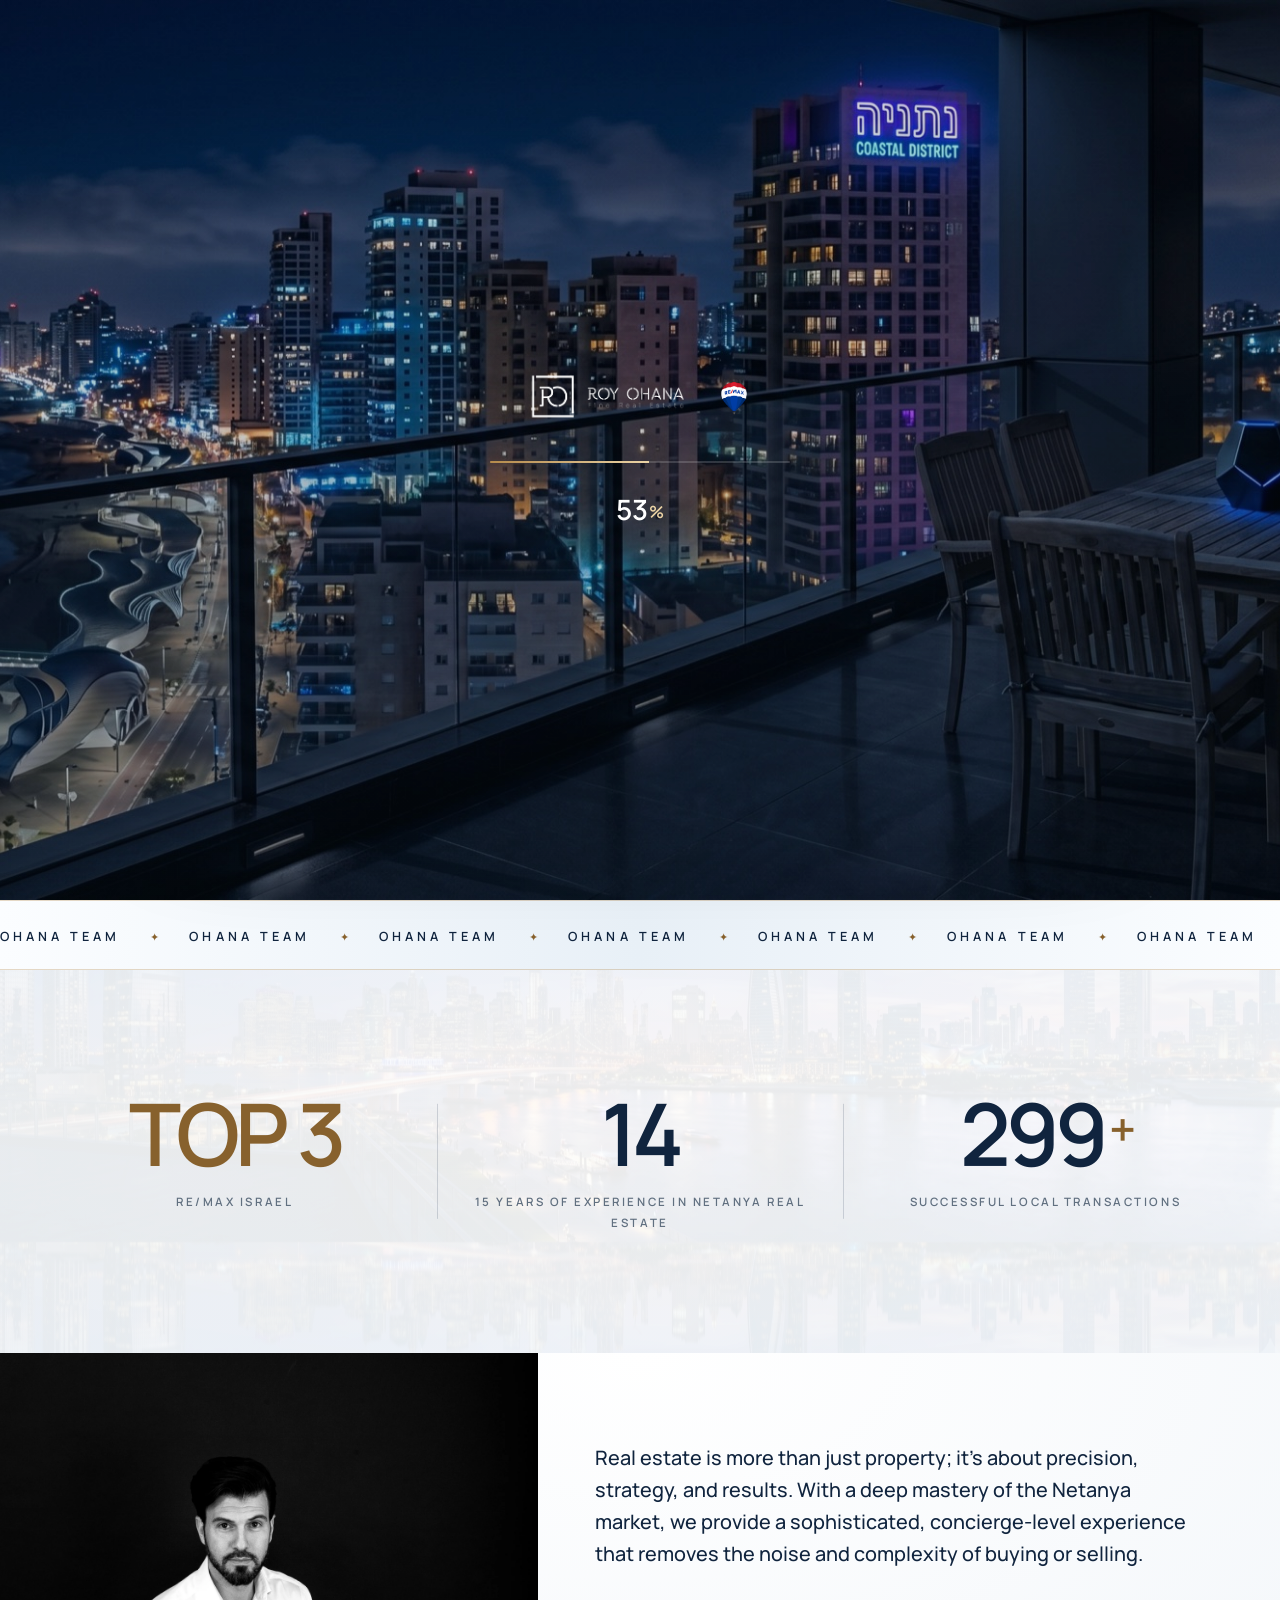
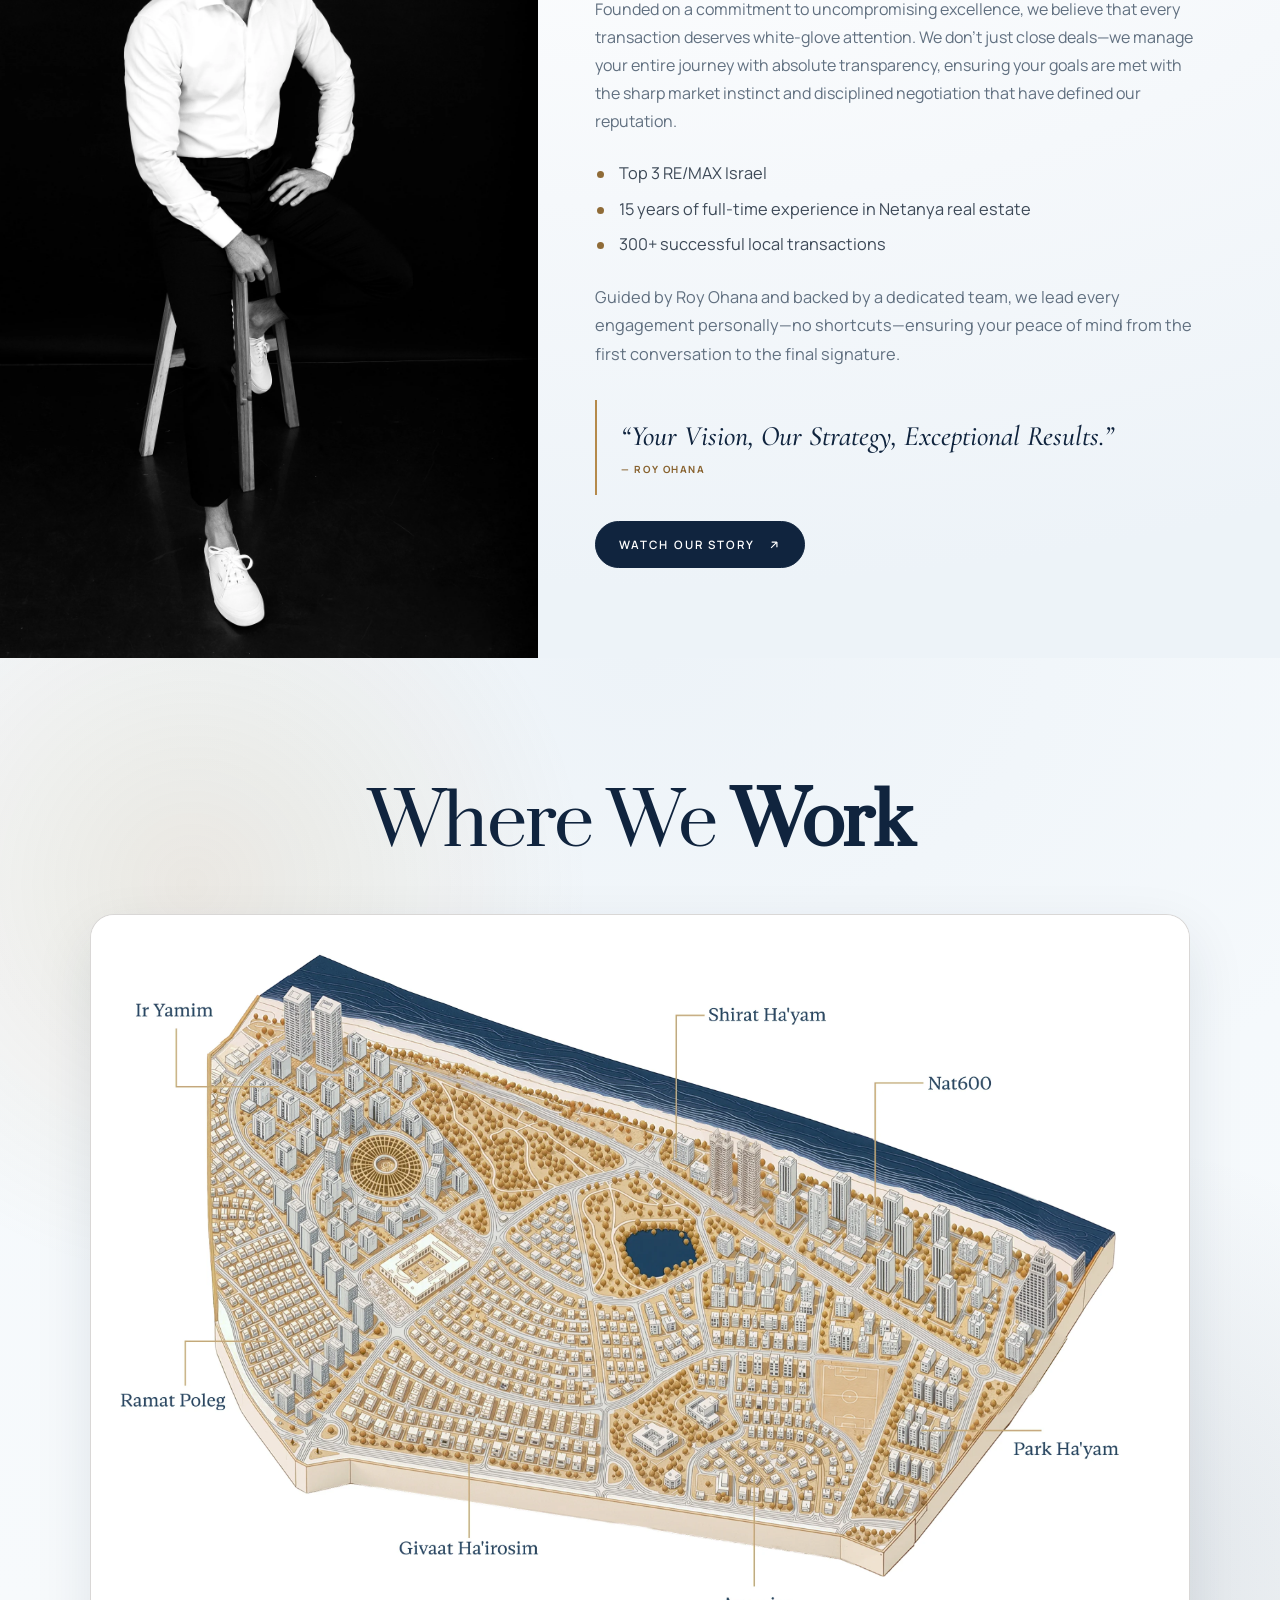
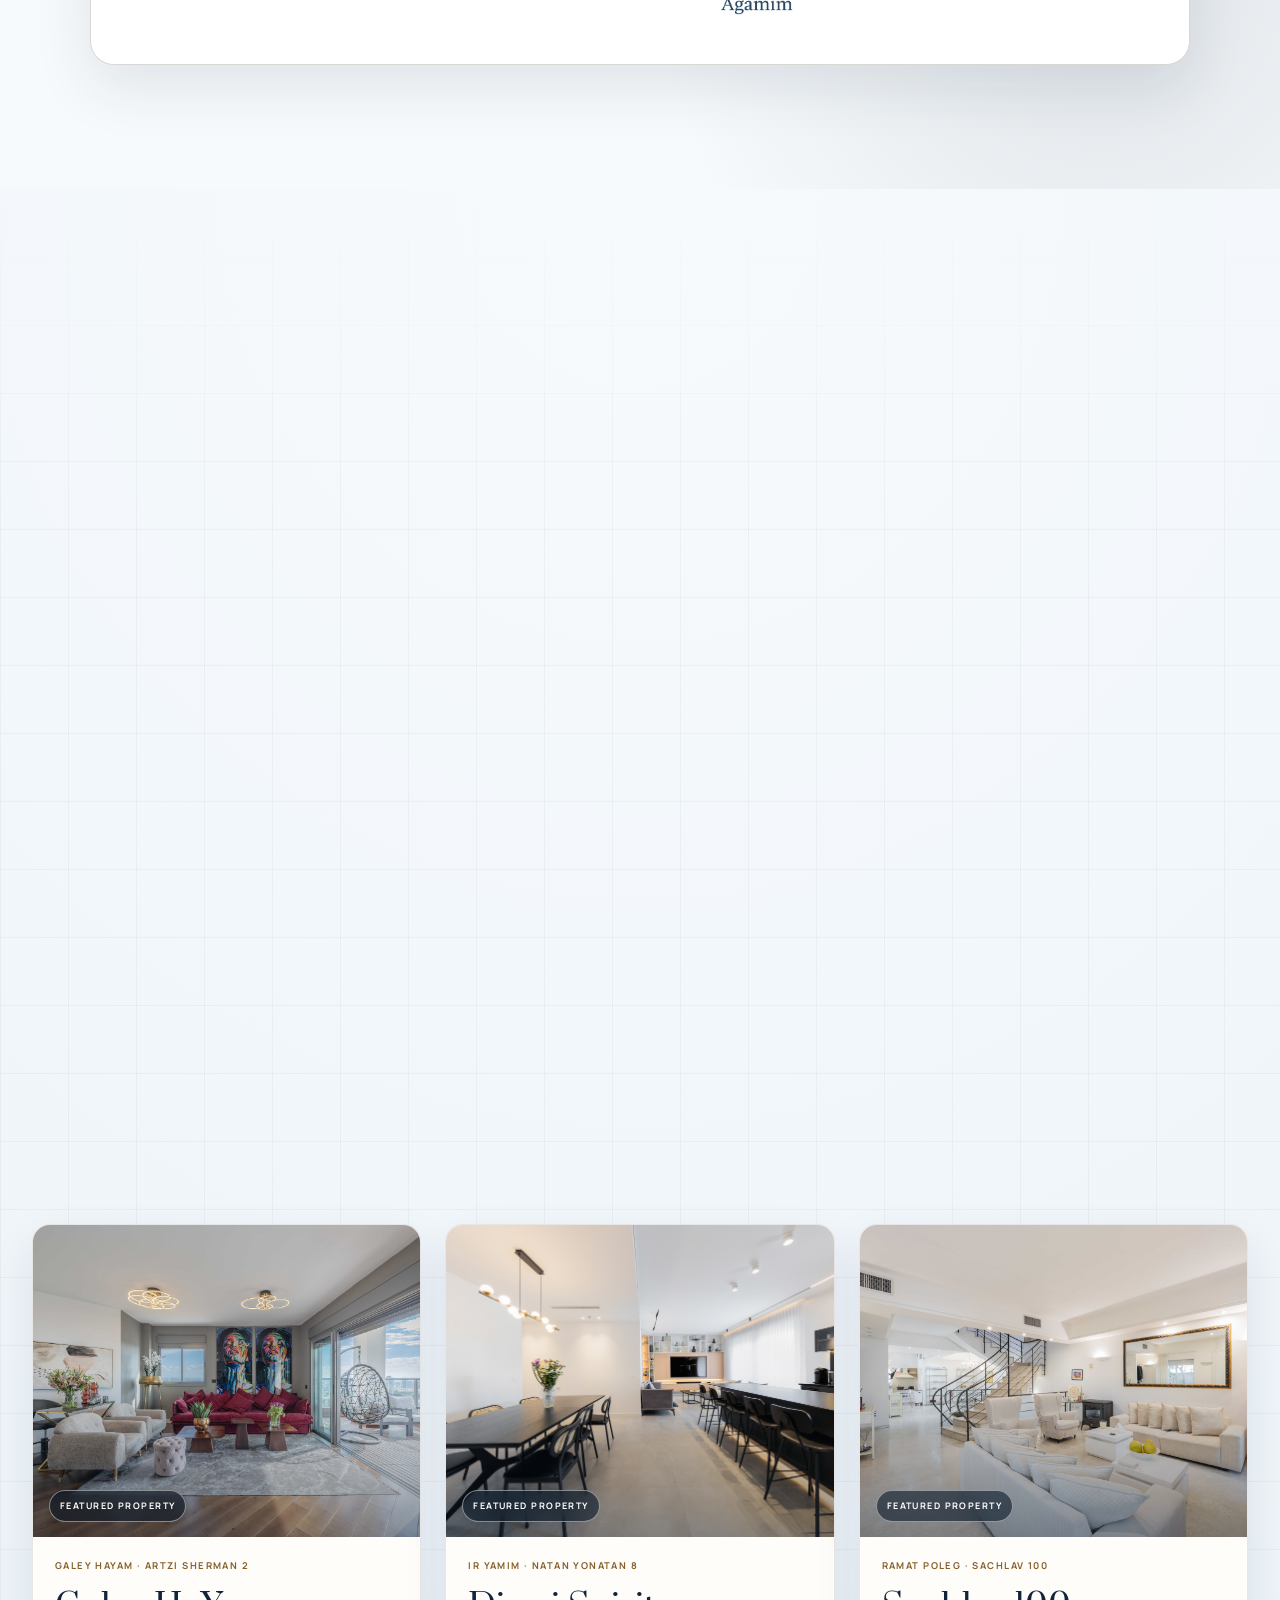
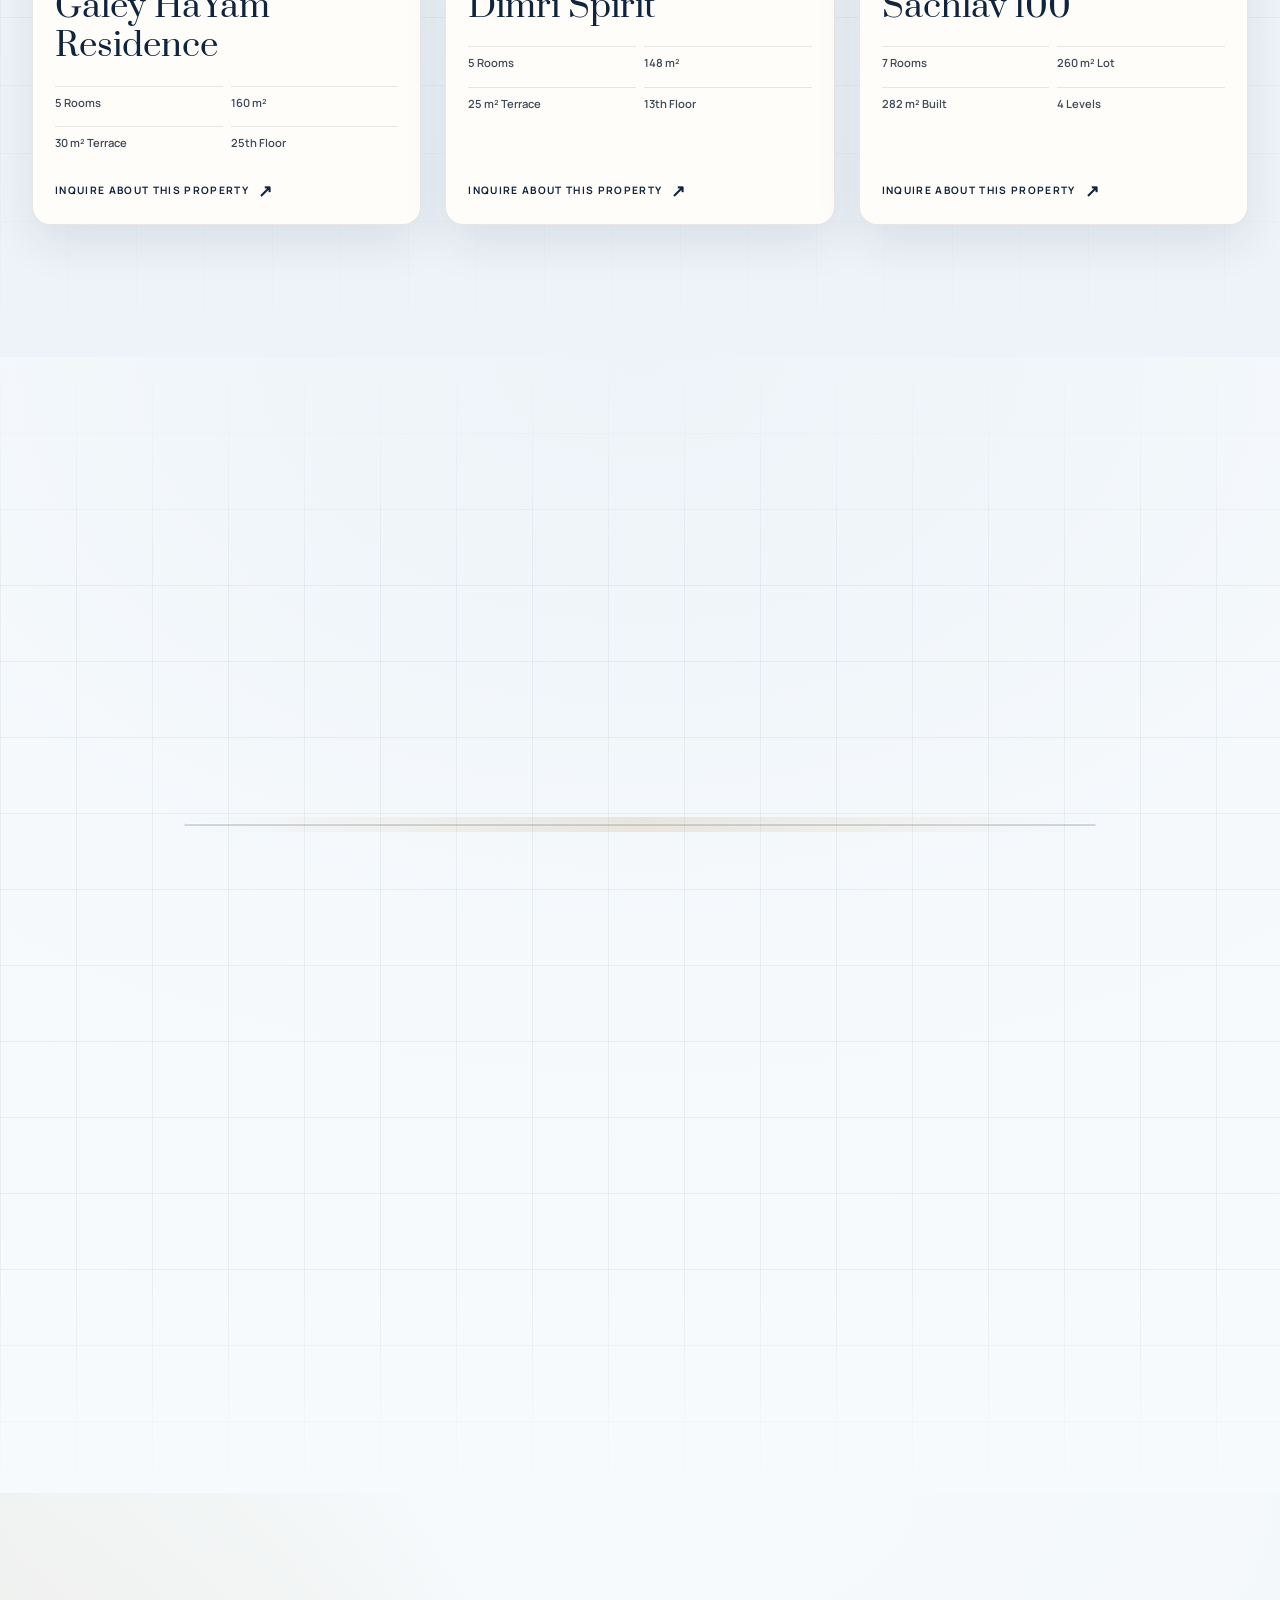
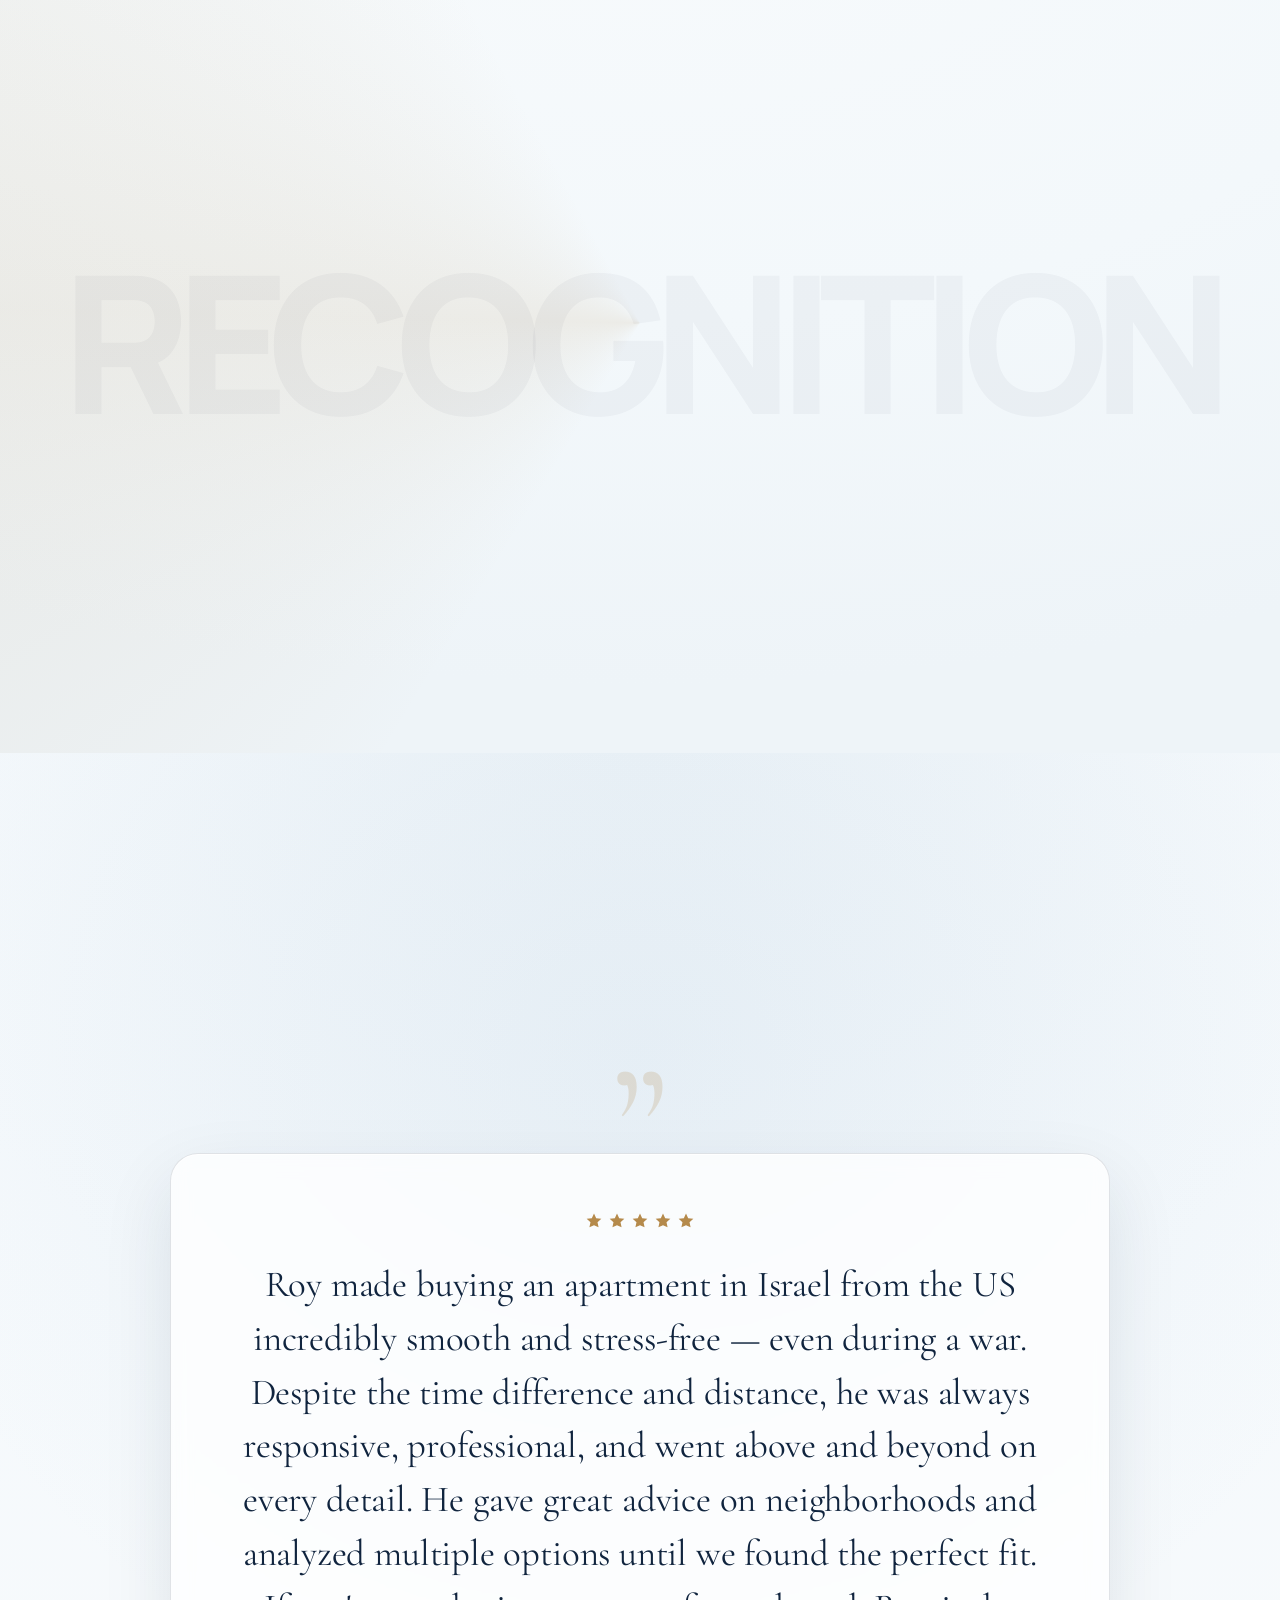
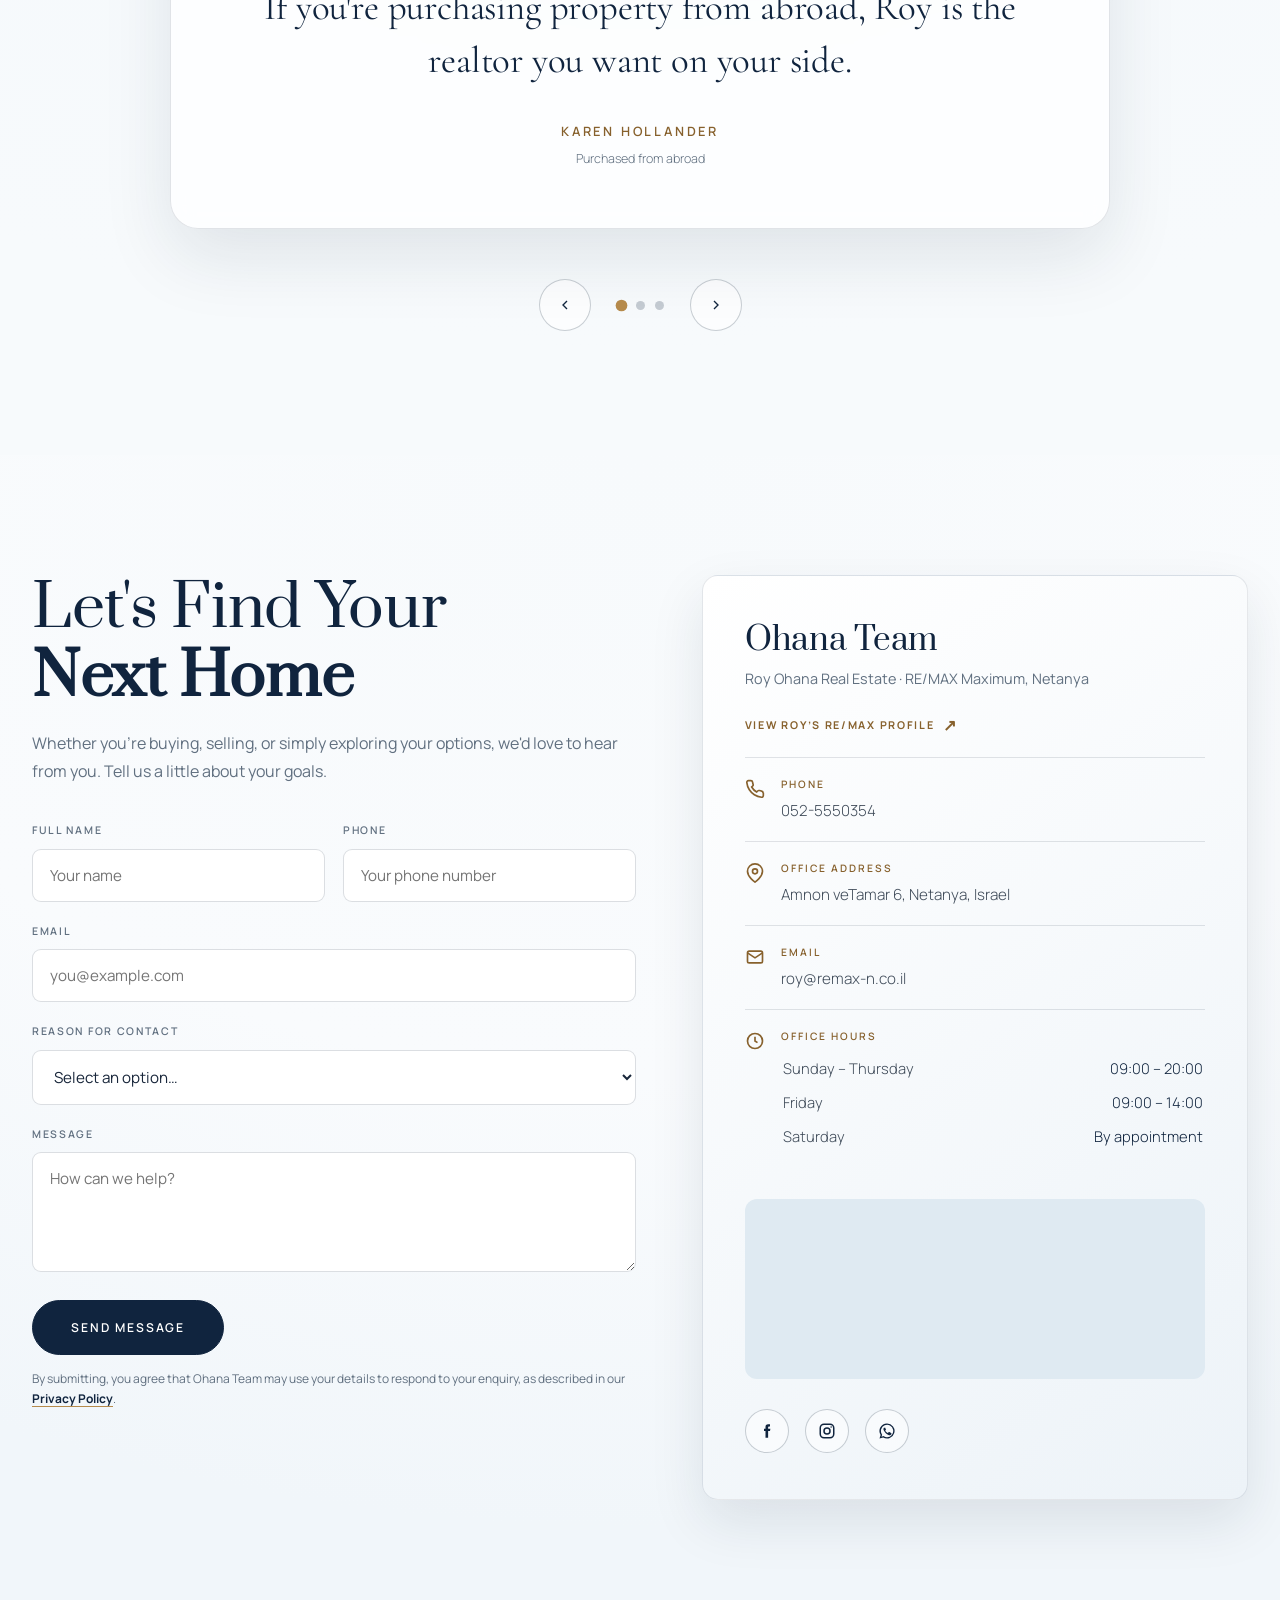
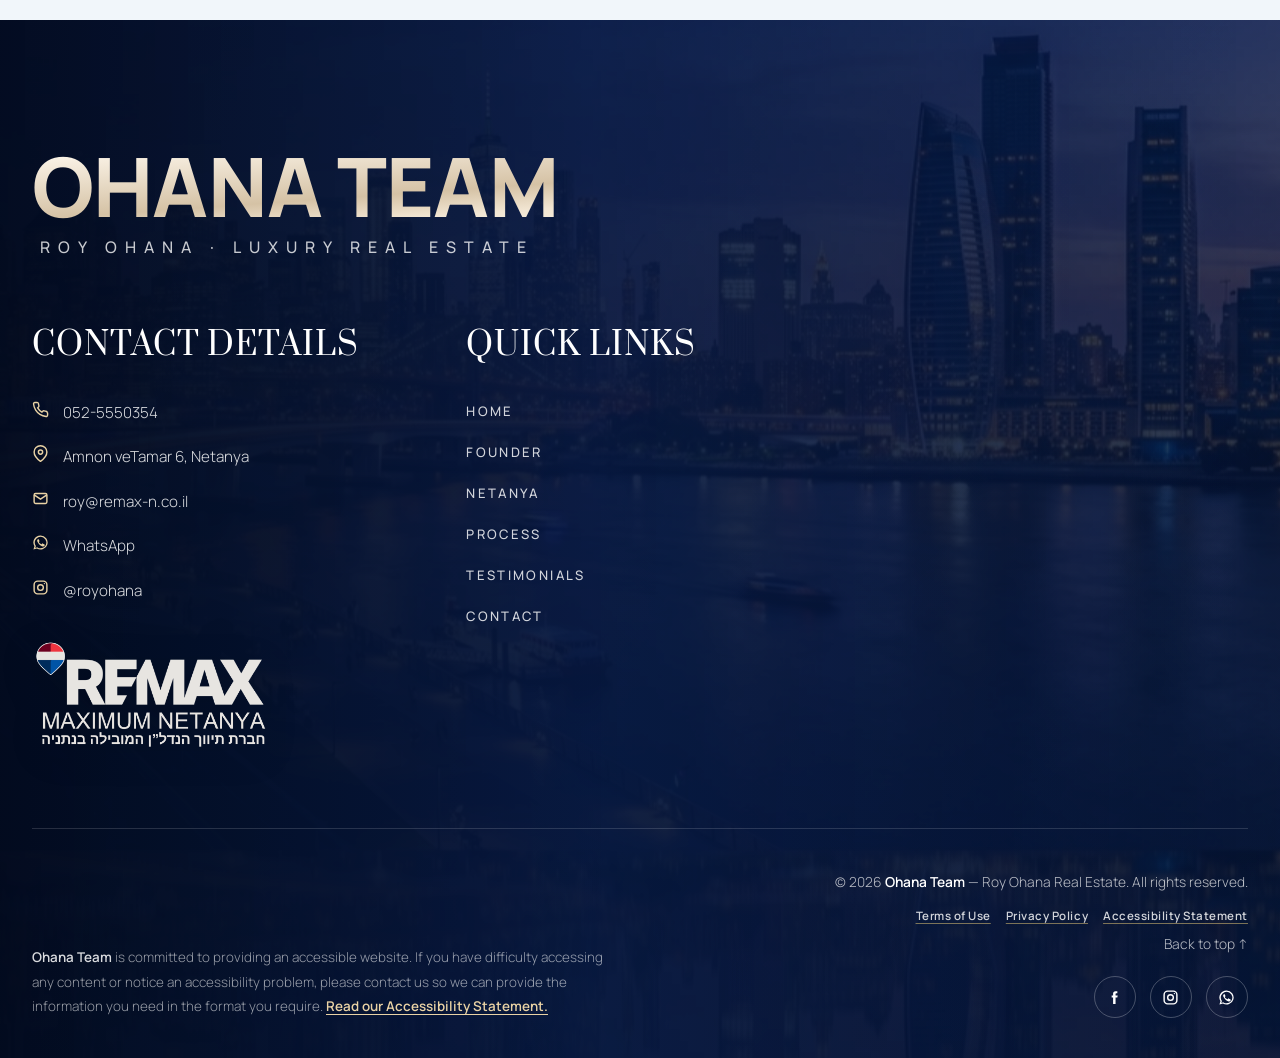
<file: ohana-team-v4-scroll-popup.html>
<!DOCTYPE html>
<html lang="en" dir="ltr">
<head>
<meta charset="UTF-8" />
<meta name="viewport" content="width=device-width, initial-scale=1.0" />
<title>Ohana Team — Netanya Leading Real Estate Team | Scroll Popup</title>
<meta name="description" content="Ohana Team — Netanya's leading real estate team, with 15 years of proven local experience and a personal, results-driven approach." />

<!-- Fonts: elegant editorial display + modern body -->
<link rel="preconnect" href="https://fonts.googleapis.com" />
<link rel="preconnect" href="https://fonts.gstatic.com" crossorigin />
<link href="https://fonts.googleapis.com/css2?family=Cormorant+Garamond:ital,wght@0,400;0,500;0,600;1,500;1,600&family=Manrope:wght@300;400;500;600;700&family=Prata&display=swap" rel="stylesheet" />
<script>document.documentElement.classList.add('js');</script>

<style>
/* ============================================================
   OHANA TEAM — Modern Premium Luxury Real Estate
   ============================================================ */
:root{
  /* refined palette — royal navy, warm gold, crisp white */
  --ink:        #071a44;          /* royal navy */
  --ink-2:      #0b2a68;          /* lighter navy — cards / gradients */
  --ink-3:      #020b1f;          /* deepest — footer */
  --bone:       #f6f7fb;          /* clean warm-white */
  --bone-2:     #e8ecf5;          /* alt silver-blue */
  --sand:       #d8dce7;          /* hairline */
  --gold:       #c9a24a;          /* premium gold */
  --gold-2:     #f2d17b;          /* light gold — on dark */
  --gold-ink:   #8b6720;          /* readable gold for small text */
  --gold-accent:#b98726;          /* large gold accents on light */
  --gold-soft:  rgba(201,162,74,.16);
  --teal:       #1e4fa3;          /* royal-blue accent */
  --teal-2:     #356edc;          /* bright blue — glows / gradients */
  --grad-gold:  linear-gradient(118deg,#f7d985 0%,#c9a24a 52%,#8b6720 100%);
  --grad-metal: linear-gradient(176deg,#eceeed 0%,#a9b1ad 44%,#ccd2cf 60%,#f3f5f4 100%);
  --text:       #1b211e;
  --text-2:     #424c47;
  --muted:      #5a625c;
  --line:       rgba(7,26,68,.13);
  --line-d:     rgba(255,255,255,.13);
  --white:      #ffffff;

  --header-h:   88px;
  --maxw:       1280px;
  --ease:       cubic-bezier(.16,.84,.44,1);
  --ease-out:   cubic-bezier(.22,1,.36,1);

  --f-sans:    'Roboto', -apple-system, BlinkMacSystemFont, 'Segoe UI', sans-serif;
  --f-display: 'Roboto Condensed', 'Roboto', -apple-system, BlinkMacSystemFont, sans-serif;
  --f-cond:    'Roboto Condensed', 'Roboto', -apple-system, sans-serif;
}

*,*::before,*::after{ box-sizing:border-box; margin:0; padding:0; }
html{ scroll-behavior:smooth; -webkit-text-size-adjust:100%; }
body{
  font-family:var(--f-sans);
  color:var(--text);
  background:var(--bone);
  line-height:1.75;
  font-weight:400;
  overflow-x:hidden;
  -webkit-font-smoothing:antialiased;
}
/* fine grain texture for premium depth */
body::after{
  content:""; position:fixed; inset:0; pointer-events:none; z-index:1500; opacity:.035;
  mix-blend-mode:overlay;
  background-image:url("data:image/svg+xml,%3Csvg xmlns='http://www.w3.org/2000/svg' width='180' height='180'%3E%3Cfilter id='n'%3E%3CfeTurbulence type='fractalNoise' baseFrequency='0.85' numOctaves='4' stitchTiles='stitch'/%3E%3C/filter%3E%3Crect width='100%25' height='100%25' filter='url(%23n)'/%3E%3C/svg%3E");
}
img{ display:block; max-width:100%; }
a{ color:inherit; text-decoration:none; }
ul{ list-style:none; }
section{ scroll-margin-top:var(--header-h); position:relative; }
main:focus{ outline:none; }
::selection{ background:var(--gold); color:var(--ink); }

/* ---------- a11y utilities ---------- */
:focus-visible{ outline:2.5px solid var(--gold); outline-offset:3px; border-radius:2px; }
.sr-only{ position:absolute; width:1px; height:1px; padding:0; margin:-1px; overflow:hidden; clip:rect(0,0,0,0); white-space:nowrap; border:0; }
.skip-link{ position:absolute; left:16px; top:-70px; z-index:2100; background:var(--ink); color:#fff; padding:13px 22px; border-radius:0 0 8px 8px; font-size:.72rem; letter-spacing:.16em; text-transform:uppercase; transition:top .3s var(--ease); }
.skip-link:focus{ top:0; }
html:not(.js) .reveal{ opacity:1; transform:none; }
html:not(.js) .hero .eyebrow,
html:not(.js) .hero h1,
html:not(.js) .hero p.sub,
html:not(.js) .hero-cta,
html:not(.js) .hero .scroll-cue{ opacity:1 !important; transform:none !important; }

/* ---------- Reusable type ---------- */
.eyebrow{
  display:inline-flex; align-items:center; gap:11px;
  font-size:.7rem; letter-spacing:.3em; text-transform:uppercase;
  font-weight:600; color:var(--gold-ink);
}
.eyebrow::before{ content:""; width:26px; height:1px; background:currentColor; opacity:.7; }
.section-head{ max-width:720px; margin:0 auto 70px; text-align:center; }
.section-head .eyebrow{ margin-bottom:20px; }
.section-head .eyebrow{ gap:16px; }
.section-head .eyebrow::before{ width:54px; height:2px; opacity:1; background:var(--teal); }
.section-head .eyebrow,
.contact-form .eyebrow,
.cta-band .eyebrow,
.founder-eyebrow,
.hero .eyebrow,
.pl-tag{ display:none !important; }
.section-head h2{
  font-family:var(--f-display); font-weight:400;
  font-size:clamp(2.3rem,5vw,3.9rem); line-height:1.04; color:var(--ink);
  letter-spacing:-.01em;
}
.section-head h2 em{ color:var(--gold-accent); }
.section-head p{ margin-top:20px; color:var(--muted); font-size:1.05rem; }

.container{ width:100%; max-width:var(--maxw); margin:0 auto; padding:0 32px; }

/* ---------- Buttons ---------- */
.btn{
  position:relative; display:inline-flex; align-items:center; gap:.7em; overflow:hidden;
  font-family:var(--f-sans); font-size:.76rem; font-weight:600;
  letter-spacing:.16em; text-transform:uppercase;
  padding:18px 38px; border-radius:50px; cursor:pointer;
  border:1.5px solid var(--gold); background:var(--grad-gold); color:var(--ink);
  transition:color .45s var(--ease), border-color .45s var(--ease), box-shadow .45s var(--ease);
  will-change:transform;
}
.btn span{ position:relative; z-index:1; }
.btn::before{
  content:""; position:absolute; inset:0; z-index:0; background:var(--ink);
  transform:translateY(101%); transition:transform .5s var(--ease-out);
}
.btn:hover{ color:#fff; border-color:var(--ink); box-shadow:0 14px 34px rgba(21,19,14,.22); }
.btn:hover::before{ transform:translateY(0); }
.btn:disabled{ cursor:wait; opacity:.68; transform:none !important; }
.btn:disabled::after{ display:none; }
.btn-ghost{ background:transparent; color:#fff; border-color:rgba(255,255,255,.5); }
.btn-ghost::before{ background:#fff; }
.btn-ghost:hover{ color:var(--ink); border-color:#fff; }
.btn-dark{ background:var(--ink); color:#fff; border-color:var(--ink); }
.btn-dark::before{ background:var(--gold); }
.btn-dark:hover{ color:var(--ink); border-color:var(--gold); }
/* micro: light sheen sweep across buttons on hover */
.btn::after{ content:""; position:absolute; top:0; bottom:0; left:-45%; width:35%; z-index:2; background:linear-gradient(100deg, transparent, rgba(255,255,255,.32), transparent); transform:skewX(-18deg); pointer-events:none; opacity:0; }
.btn:hover::after{ animation:btnSheen .9s var(--ease-out); }
@keyframes btnSheen{ 0%{ left:-45%; opacity:0; } 14%{ opacity:1; } 100%{ left:140%; opacity:0; } }

/* ---------- Scroll progress ---------- */
#progress{
  position:fixed; top:0; left:0; height:2px; width:0%;
  background:linear-gradient(90deg,var(--gold),var(--gold-2)); z-index:1200;
  transition:width .1s linear;
}

/* ============================================================
   HEADER
   ============================================================ */
header{
  position:fixed; top:0; left:0; width:100%; z-index:1000;
  height:var(--header-h); display:flex; align-items:center;
  transition:background .5s var(--ease), height .5s var(--ease), box-shadow .5s var(--ease), border-color .5s var(--ease), backdrop-filter .5s var(--ease);
  border-bottom:1px solid transparent;
}
header .container{ display:flex; align-items:center; justify-content:space-between; gap:24px; }
.brand{ display:flex; align-items:center; gap:14px; height:100%; }
.brand img{ height:52px; width:auto; transition:height .5s var(--ease), opacity .3s ease; }
.brand .logo-black{ display:none; }
.brand .remax-logo{
  height:42px; width:auto; object-fit:contain; flex:0 0 auto;
  transform:translateY(1px);
  filter:drop-shadow(0 7px 14px rgba(0,0,0,.18));
  transition:height .5s var(--ease), filter .35s ease, transform .35s ease;
}
nav.main{ display:flex; align-items:center; gap:36px; }
nav.main a{
  font-size:.74rem; letter-spacing:.14em; text-transform:uppercase; font-weight:500;
  color:rgba(255,255,255,.92); position:relative; padding:6px 0; transition:color .3s ease;
}
nav.main a::after{
  content:""; position:absolute; left:0; bottom:0; height:1.5px; width:0;
  background:var(--gold); transition:width .4s var(--ease);
}
nav.main a:hover{ color:#fff; }
nav.main a:hover::after{ width:100%; }
.header-social{ display:flex; align-items:center; gap:15px; padding-left:10px; margin-left:6px; border-left:1px solid rgba(255,255,255,.25); }
.header-social a{ color:#fff; opacity:.8; transition:opacity .3s, color .3s, transform .3s; display:flex; }
.header-social a:hover{ opacity:1; color:var(--gold-2); transform:translateY(-2px); }
.header-social svg{ width:17px; height:17px; }

header.scrolled{ background:rgba(246,244,237,.82); backdrop-filter:saturate(1.4) blur(14px); -webkit-backdrop-filter:saturate(1.4) blur(14px); height:70px; box-shadow:0 10px 40px rgba(21,19,14,.07); border-color:var(--line); }
header.scrolled .brand .logo-white{ display:none; }
header.scrolled .brand .logo-black{ display:block; }
header.scrolled .brand img{ height:40px; }
header.scrolled .brand .remax-logo{ height:32px; filter:drop-shadow(0 5px 10px rgba(7,26,68,.14)); }
header.scrolled nav.main a{ color:var(--text); }
header.scrolled nav.main a:hover{ color:var(--gold-ink); }
header.scrolled .header-social{ border-color:var(--line); }
header.scrolled .header-social a{ color:var(--text); }
header.scrolled .header-social a:hover{ color:var(--gold-ink); }

.burger{ display:none; flex-direction:column; gap:5px; width:30px; height:24px; justify-content:center; cursor:pointer; background:none; border:0; }
.burger span{ display:block; height:2px; width:100%; background:#fff; transition:.35s var(--ease); }
header.scrolled .burger span{ background:var(--ink); }
.burger.active span{ background:#fff; }
.burger.active span:nth-child(1){ transform:translateY(7px) rotate(45deg); }
.burger.active span:nth-child(2){ opacity:0; }
.burger.active span:nth-child(3){ transform:translateY(-7px) rotate(-45deg); }

.mobile-nav{
  position:fixed; inset:0; z-index:999; background:var(--ink);
  display:flex; flex-direction:column; align-items:center; justify-content:center; gap:6px;
  opacity:0; visibility:hidden; transform:translateY(-12px);
  transition:opacity .45s var(--ease), transform .45s var(--ease), visibility .45s;
}
.mobile-nav.open{ opacity:1; visibility:visible; transform:translateY(0); }
.mobile-nav a{ color:#fff; font-family:var(--f-display); font-size:2.1rem; font-weight:400; padding:9px 0; transition:color .3s; }
.mobile-nav a:hover{ color:var(--gold-2); }
.mobile-nav .m-social{ display:flex; gap:22px; margin-top:30px; }
.mobile-nav .m-social a{ font-size:0; color:#fff; }
.mobile-nav .m-social svg{ width:24px; height:24px; }

/* ============================================================
   HERO — full-bleed video
   ============================================================ */
.hero{ position:relative; height:100vh; height:100svh; min-height:600px; width:100%; overflow:hidden; display:flex; align-items:center; }
.hero-video{ position:absolute; inset:0; z-index:0; overflow:hidden; background:var(--ink-3); }
/* Vimeo source is portrait 9:16 — cover the hero edge-to-edge (no letterbox bars) */
.hero-video iframe{
  position:absolute; top:50%; left:50%;
  width:max(100vw, calc(100vh * 9 / 16));
  height:max(100vh, calc(100vw * 16 / 9));
  transform:translate(-50%,-50%) scale(1.02);
  border:0; pointer-events:none;
}
.hero-overlay{
  position:absolute; inset:0; z-index:1;
  background:
    linear-gradient(90deg, rgba(2,11,31,.86) 0%, rgba(7,26,68,.52) 46%, rgba(7,26,68,.18) 100%),
    linear-gradient(to bottom, rgba(2,11,31,.54) 0%, rgba(7,26,68,.28) 40%, rgba(2,11,31,.86) 100%);
}
.hero-inner{ position:relative; z-index:2; width:100%; will-change:transform; }
.hero-content{ max-width:820px; }
.hero .r-mask{ overflow:hidden; }
.hero .eyebrow{ color:var(--gold-2); margin-bottom:26px; transform:translateY(150%); }
.hero .eyebrow::before{ background:var(--gold-2); }
.hero h1{
  font-family:var(--f-display); font-weight:300; color:#fff;
  font-size:clamp(2.9rem,6.8vw,5.8rem); line-height:1.02; letter-spacing:-.015em;
  text-shadow:0 2px 30px rgba(0,0,0,.4); margin-bottom:28px; transform:translateY(112%);
}
.hero h1 em{ font-weight:600; color:var(--gold-2); }
@supports ((-webkit-background-clip:text) or (background-clip:text)){
  .hero h1 em{ background:linear-gradient(100deg,#fff4d2 0%,#f2d17b 28%,#c9a24a 50%,#f2d17b 72%,#fff8df 100%); background-size:220% auto; -webkit-background-clip:text; background-clip:text; -webkit-text-fill-color:transparent; animation:sheen 7s linear infinite; }
}
@keyframes sheen{ from{ background-position:0% center; } to{ background-position:220% center; } }
.hero p.sub{
  color:rgba(255,255,255,.9); font-size:1.1rem; font-weight:300; max-width:560px;
  line-height:1.8; margin-bottom:42px; transform:translateY(118%); text-shadow:0 1px 16px rgba(0,0,0,.5);
}
.hero-cta{ display:flex; flex-wrap:wrap; align-items:center; gap:18px 30px; opacity:0; }
.watch-link{ display:inline-flex; align-items:center; gap:14px; color:#fff; font-size:.76rem; letter-spacing:.16em; text-transform:uppercase; font-weight:500; cursor:pointer; transition:color .3s; background:none; border:0; font-family:var(--f-sans); }
.watch-link:hover{ color:var(--gold-2); }
.watch-link .play{
  width:48px; height:48px; border-radius:50%; border:1.5px solid rgba(255,255,255,.55);
  display:flex; align-items:center; justify-content:center; transition:.4s var(--ease); position:relative;
}
.watch-link .play::after{ content:""; position:absolute; inset:-1.5px; border-radius:50%; border:1.5px solid var(--gold-2); transform:scale(1.25); opacity:0; transition:.5s var(--ease); }
.watch-link:hover .play{ border-color:transparent; background:var(--gold-soft); }
.watch-link:hover .play::after{ transform:scale(1); opacity:1; }
.watch-link .play svg{ width:14px; height:14px; margin-left:2px; }

.hero.ready .eyebrow{ animation:rise 1s var(--ease-out) .55s forwards; }
.hero.ready h1{ animation:rise 1.2s var(--ease-out) .72s forwards; }
.hero.ready p.sub{ animation:rise 1.1s var(--ease-out) 1s forwards; }
.hero.ready .hero-cta{ animation:fadeUp 1s var(--ease-out) 1.25s forwards; }
.hero.ready .hero-video iframe{ animation:heroZoom 2.8s var(--ease-out) .05s forwards; }
.hero.ready .scroll-cue{ animation:cueIn 1s ease 1.7s forwards; }
@keyframes rise{ from{ transform:translateY(112%); } to{ transform:translateY(0); } }
@keyframes fadeUp{ from{opacity:0; transform:translateY(26px);} to{opacity:1; transform:translateY(0);} }
@keyframes heroZoom{ from{ transform:translate(-50%,-50%) scale(1.16); } to{ transform:translate(-50%,-50%) scale(1.02); } }
@keyframes cueIn{ from{opacity:0;} to{opacity:1;} }

.scroll-cue{
  position:absolute; bottom:32px; left:50%; transform:translateX(-50%); z-index:2;
  display:flex; flex-direction:column; align-items:center; gap:10px; color:rgba(255,255,255,.7);
  font-size:.6rem; letter-spacing:.3em; text-transform:uppercase; opacity:0;
}
.scroll-cue .mouse{ width:23px; height:37px; border:1.5px solid rgba(255,255,255,.5); border-radius:14px; position:relative; }
.scroll-cue .mouse::after{ content:""; position:absolute; top:7px; left:50%; transform:translateX(-50%); width:3px; height:7px; background:#fff; border-radius:2px; animation:wheel 1.7s infinite; }
@keyframes wheel{ 0%{opacity:0; top:7px;} 40%{opacity:1;} 100%{opacity:0; top:18px;} }

/* ============================================================
   MARQUEE
   ============================================================ */
.marquee{ background:var(--ink); color:#fff; padding:24px 0; overflow:hidden; white-space:nowrap; }
.marquee-track{ display:inline-flex; align-items:center; gap:38px; animation:scrollx 32s linear infinite; will-change:transform; }
.marquee:hover .marquee-track{ animation-play-state:paused; }
.marquee-track span{ font-family:var(--f-display); font-weight:400; font-size:1.5rem; letter-spacing:.01em; color:rgba(255,255,255,.92); }
.marquee-track i{ color:var(--gold); font-size:.7rem; font-style:normal; }
@keyframes scrollx{ from{transform:translateX(0);} to{transform:translateX(-50%);} }

/* ============================================================
   IMAGE BANDS — animated background reveal (zoom-in) + parallax
   ============================================================ */
.imgband{ position:relative; overflow:hidden; color:#fff; isolation:isolate; }
.imgband-bg{ position:absolute; inset:-10% 0; z-index:0; will-change:transform; }
.imgband-bg img{ width:100%; height:100%; object-fit:cover; transform:scale(1.28); transition:transform 1.9s var(--ease-out); }
.imgband.in .imgband-bg img{ transform:scale(1.06); }
.imgband-overlay{ position:absolute; inset:0; z-index:1; }
.imgband .container{ position:relative; z-index:2; }

/* ============================================================
   STATS — coastal-skyline image band
   ============================================================ */
.stats{ padding:112px 0; }
.stats .imgband-overlay{ background:linear-gradient(180deg, rgba(2,11,31,.84) 0%, rgba(2,11,31,.91) 100%), radial-gradient(75% 100% at 50% 50%, rgba(7,26,68,.18), rgba(2,11,31,.62)); }
.stats-grid{ display:grid; grid-template-columns:repeat(3,1fr); }
.stat{ text-align:center; padding:18px 26px; position:relative; }
.stat + .stat::before{ content:""; position:absolute; left:0; top:50%; transform:translateY(-50%); width:1px; height:64%; background:rgba(255,255,255,.2); }
.stat-num{ font-family:var(--f-display); font-weight:500; font-size:clamp(3rem,7vw,5.4rem); line-height:1; display:flex; justify-content:center; align-items:baseline; letter-spacing:-.02em; color:#eef1f0; background:var(--grad-metal); -webkit-background-clip:text; background-clip:text; -webkit-text-fill-color:transparent; }
.stat-num .plus{ font-size:.55em; margin-left:4px; align-self:center; transform:translateY(-.08em); -webkit-text-fill-color:var(--gold-2); color:var(--gold-2); }
.stat-num.is-text{ background:none; -webkit-text-fill-color:var(--gold-2); color:var(--gold-2); }
.stat-label{ margin-top:16px; font-size:.72rem; letter-spacing:.22em; text-transform:uppercase; color:rgba(255,255,255,.82); font-weight:600; }

/* ============================================================
   FOUNDER — "Meet Roy Ohana" spotlight (jordancohen-style)
   ============================================================ */
.founder{ background:radial-gradient(120% 110% at 72% 22%, #fcfcfb 0%, #edefed 52%, #e0e3e0 100%); color:var(--text); }
.founder-split{ display:grid; grid-template-columns:0.84fr 1.16fr; align-items:stretch; min-height:90vh; }
.founder-photo{ position:relative; overflow:hidden; min-height:420px; }
.founder-photo > img{ width:100%; height:100%; object-fit:cover; object-position:center 18%; transition:transform 1.4s var(--ease); }
.founder:hover .founder-photo > img{ transform:scale(1.04); }
.founder-caption{ position:absolute; left:0; bottom:0; max-width:84%; padding:28px 34px 30px; color:#fff; background:linear-gradient(135deg, rgba(7,26,68,.93), rgba(2,11,31,.96)); }
.founder-caption p{ font-size:.86rem; line-height:1.55; color:rgba(255,255,255,.9); margin-bottom:18px; }
.founder-video{ display:inline-flex; align-items:center; gap:12px; font-family:var(--f-sans); font-size:.72rem; font-weight:600; letter-spacing:.18em; text-transform:uppercase; color:#fff; background:none; border:1px solid rgba(255,255,255,.5); padding:13px 24px; cursor:pointer; transition:.4s var(--ease); }
.founder-video:hover{ background:var(--gold); border-color:var(--gold); color:var(--ink); }
.founder-video svg{ width:14px; height:14px; }
.founder-content{ padding:clamp(56px,7vw,96px) clamp(36px,6vw,104px) clamp(56px,7vw,96px) clamp(34px,4.5vw,72px); align-self:center; max-width:900px; }
.founder-eyebrow{ display:inline-flex; align-items:center; gap:18px; font-size:.78rem; letter-spacing:.42em; text-transform:uppercase; font-weight:600; color:var(--muted); margin-bottom:22px; }
.founder-eyebrow .line{ width:54px; height:2px; background:var(--teal); }
.founder-name{ font-family:var(--f-cond); font-weight:900; text-transform:uppercase; font-size:clamp(3rem,7.4vw,6.6rem); line-height:.9; letter-spacing:-.01em; color:var(--ink); margin-bottom:30px; }
.founder-name .metal{ background:linear-gradient(172deg,#071a44 0%,#1e4fa3 42%,#c9a24a 72%,#071a44 100%); -webkit-background-clip:text; background-clip:text; -webkit-text-fill-color:transparent; color:var(--ink); }
.founder-lead{ font-size:clamp(1.2rem,1.7vw,1.46rem); font-weight:700; line-height:1.42; color:#222a26; margin-bottom:26px; }
.founder-sub{ color:var(--muted); font-size:1.04rem; line-height:1.75; margin-bottom:26px; }
.founder-list{ display:grid; gap:11px; margin-bottom:26px; }
.founder-list li{ position:relative; padding-left:24px; color:var(--text-2); font-size:1.02rem; line-height:1.5; }
.founder-list li::before{ content:""; position:absolute; left:2px; top:.6em; width:7px; height:7px; border-radius:50%; background:var(--teal); }
.founder-close{ color:var(--muted); font-size:1.02rem; line-height:1.75; }
@media (max-width:980px){
  .founder-split{ grid-template-columns:1fr; min-height:0; }
  .founder-photo{ min-height:64vh; }
  .founder-content{ max-width:none; }
}
@media (max-width:560px){
  .founder-photo{ min-height:82vw; }
  .founder-caption{ max-width:100%; padding:22px 22px 24px; }
  .founder-name{ line-height:.94; }
  .founder-content{ padding:48px 22px 56px; }
}

/* ============================================================
   TEAM CARDS
   ============================================================ */
.team{
  padding:126px 0;
  overflow:hidden;
  background:
    radial-gradient(56% 48% at 7% 8%, rgba(53,110,220,.12), transparent 70%),
    radial-gradient(44% 42% at 94% 92%, rgba(201,162,74,.13), transparent 72%),
    linear-gradient(180deg,#e9ece9 0%,#f3f4f2 48%,#e5e9e6 100%);
}
.team::before{
  content:""; position:absolute; inset:0; pointer-events:none; opacity:.32;
  background-image:linear-gradient(rgba(7,26,68,.055) 1px,transparent 1px),linear-gradient(90deg,rgba(7,26,68,.055) 1px,transparent 1px);
  background-size:72px 72px;
  mask-image:linear-gradient(to bottom,transparent,#000 22%,#000 78%,transparent);
}
.team .container{ position:relative; z-index:1; }
.team-grid{ display:grid; grid-template-columns:repeat(3,1fr); gap:26px; align-items:stretch; }
.member{
  position:relative; isolation:isolate; display:flex; flex-direction:column;
  background:rgba(255,255,255,.72); border:1px solid rgba(255,255,255,.82);
  border-radius:24px; overflow:hidden;
  box-shadow:0 20px 54px rgba(7,26,68,.08);
  transition:transform .25s var(--ease-out), box-shadow .55s var(--ease-out), border-color .45s ease;
  transform-style:preserve-3d; backdrop-filter:blur(12px); -webkit-backdrop-filter:blur(12px);
}
.member::before{
  content:""; position:absolute; top:0; left:0; right:0; height:4px;
  background:var(--grad-gold); transform:scaleX(0); transform-origin:left;
  transition:transform .65s var(--ease-out); z-index:5;
}
.member::after{
  content:""; position:absolute; z-index:-1; width:180px; height:180px; right:-100px; bottom:-100px;
  border-radius:50%; background:radial-gradient(circle,rgba(201,162,74,.2),transparent 70%);
  transition:transform .8s var(--ease-out);
}
.member:hover{ transform:translateY(-10px); border-color:rgba(201,162,74,.32); box-shadow:0 34px 76px rgba(7,26,68,.16); }
.member:hover::before{ transform:scaleX(1); }
.member:hover::after{ transform:scale(1.55) translate(-16px,-14px); }
.member-index{
  position:absolute; z-index:4; top:18px; right:18px; width:42px; height:42px;
  border-radius:50%; display:grid; place-items:center;
  font-family:var(--f-cond); font-size:.72rem; font-weight:700; letter-spacing:.12em;
  color:#fff; background:rgba(2,11,31,.7); border:1px solid rgba(255,255,255,.35);
  backdrop-filter:blur(8px); -webkit-backdrop-filter:blur(8px);
}
.member .photo{ position:relative; overflow:hidden; aspect-ratio:5/5.35; background:var(--bone-2); }
.member .photo img{
  width:100%; height:100%; object-fit:cover; object-position:top center;
  filter:grayscale(18%) saturate(.9); transform:scale(1.06);
  transition:transform 1.2s var(--ease-out), filter .65s ease;
}
.member .photo::before{
  content:""; position:absolute; inset:0; z-index:2; pointer-events:none;
  background:linear-gradient(110deg,transparent 20%,rgba(255,255,255,.24) 48%,transparent 72%);
  transform:translateX(-120%); transition:transform 1s var(--ease-out);
}
.member .photo::after{
  content:""; position:absolute; inset:0;
  background:linear-gradient(to top,rgba(2,11,31,.62),transparent 48%);
  opacity:.58; transition:opacity .5s;
}
.member:hover .photo img{ transform:scale(1.11); filter:grayscale(0) saturate(1); }
.member:hover .photo::before{ transform:translateX(120%); }
.member:hover .photo::after{ opacity:.8; }
.member .body{ position:relative; flex:1; padding:31px 28px 34px; }
.member .name{ font-family:var(--f-display); font-size:1.6rem; font-weight:700; text-transform:uppercase; color:var(--ink); line-height:1.08; }
.member .role{ margin-top:8px; font-size:.65rem; letter-spacing:.24em; text-transform:uppercase; color:var(--gold-ink); font-weight:700; }
.member .role-line{ width:42px; height:2px; background:var(--grad-gold); margin:18px 0 20px; transform:scaleX(.55); transform-origin:left; transition:transform .65s var(--ease); }
.member:hover .role-line{ transform:scaleX(1); }
.member .desc{ color:#52605a; font-size:.93rem; line-height:1.76; }

/* ============================================================
   PROCESS
   ============================================================ */
.process{
  padding:126px 0 132px; color:#fff; overflow:hidden;
  background-color:var(--ink);
  background-image:
    radial-gradient(58% 55% at 88% 4%,rgba(53,110,220,.22),transparent 60%),
    radial-gradient(50% 45% at 6% 98%,rgba(201,162,74,.16),transparent 60%);
}
.process::before{
  content:""; position:absolute; inset:0; pointer-events:none; opacity:.18;
  background-image:
    linear-gradient(rgba(255,255,255,.08) 1px,transparent 1px),
    linear-gradient(90deg,rgba(255,255,255,.08) 1px,transparent 1px);
  background-size:76px 76px;
  mask-image:linear-gradient(to bottom,transparent,#000 20%,#000 82%,transparent);
}
.process .container{ position:relative; z-index:1; }
.process .section-head h2{ color:#fff; }
.process .section-head p{ color:rgba(255,255,255,.6); }
.process .section-head .eyebrow{ color:var(--gold-2); }
.process-grid{
  --timeline-progress:0;
  display:grid; grid-template-columns:repeat(4,minmax(0,1fr)); gap:22px;
  position:relative; max-width:1220px; margin:0 auto;
}
.process-line{
  position:absolute; z-index:0; top:30px; left:12.5%; right:12.5%; height:3px;
  border-radius:10px; overflow:visible;
  background:rgba(255,255,255,.14);
  box-shadow:inset 0 1px rgba(255,255,255,.05);
}
.process-line::before{
  content:""; position:absolute; inset:-6px 0; border-radius:20px;
  background:linear-gradient(90deg,transparent,rgba(242,209,123,.12),transparent);
}
.process-line-fill{
  position:absolute; inset:0; border-radius:inherit; transform-origin:left center;
  transform:scaleX(var(--timeline-progress));
  background:linear-gradient(90deg,var(--gold),var(--gold-2));
  box-shadow:0 0 18px rgba(242,209,123,.5);
  transition:transform .12s linear;
}
.process-line-fill::after{
  content:""; position:absolute; top:50%; right:-5px; width:11px; height:11px;
  border-radius:50%; transform:translateY(-50%);
  background:#fff7df; box-shadow:0 0 0 6px rgba(201,162,74,.18),0 0 24px rgba(242,209,123,.72);
}
.step{ position:relative; z-index:1; min-width:0; }
.step-node{
  position:relative; width:62px; height:62px; margin:0 auto 31px;
  display:grid; place-items:center; border-radius:50%;
  border:1px solid rgba(255,255,255,.25); color:rgba(255,255,255,.62);
  background:#102a68; box-shadow:0 0 0 8px var(--ink);
  font-family:var(--f-cond); font-size:.9rem; font-weight:800; letter-spacing:.08em;
  transition:color .55s var(--ease),background .55s var(--ease),border-color .55s var(--ease),box-shadow .55s var(--ease),transform .55s var(--ease);
}
.step-node::after{
  content:""; position:absolute; inset:7px; border:1px solid rgba(255,255,255,.1); border-radius:inherit;
  transition:border-color .55s var(--ease);
}
.step-card{
  height:100%; padding:30px 27px 32px; border-radius:20px;
  border:1px solid rgba(255,255,255,.1);
  background:linear-gradient(145deg,rgba(255,255,255,.075),rgba(255,255,255,.025));
  box-shadow:0 22px 52px rgba(0,0,0,.12);
  backdrop-filter:blur(8px); -webkit-backdrop-filter:blur(8px);
  transition:transform .55s var(--ease-out),border-color .55s var(--ease),background .55s var(--ease),box-shadow .55s var(--ease);
}
.step:hover .step-card{ transform:translateY(-7px); border-color:rgba(242,209,123,.32); background:linear-gradient(145deg,rgba(255,255,255,.105),rgba(255,255,255,.04)); box-shadow:0 30px 64px rgba(0,0,0,.2); }
.step.reached .step-node{
  color:var(--ink); background:var(--gold-2); border-color:#fff1bf;
  transform:scale(1.08); box-shadow:0 0 0 8px var(--ink),0 0 32px rgba(242,209,123,.42);
}
.step.reached .step-node::after{ border-color:rgba(7,26,68,.2); }
.step .phase{ font-size:.63rem; letter-spacing:.25em; text-transform:uppercase; color:var(--gold-2); font-weight:700; }
.step h3{ margin-top:10px; font-family:var(--f-display); font-size:1.52rem; font-weight:700; color:#fff; line-height:1.18; }
.step p{ margin-top:16px; color:rgba(255,255,255,.62); font-size:.92rem; line-height:1.75; }

/* ============================================================
   AWARDS
   ============================================================ */
.awards{
  padding:132px 0; overflow:hidden; color:var(--text);
  background:
    radial-gradient(48% 70% at 10% 8%,rgba(53,110,220,.13),transparent 70%),
    radial-gradient(48% 65% at 94% 94%,rgba(201,162,74,.17),transparent 72%),
    linear-gradient(180deg,#fbfcff 0%,#edf1f8 100%);
}
.awards::before{
  content:""; position:absolute; inset:-30%; pointer-events:none; opacity:.8;
  background:conic-gradient(from 210deg at 50% 50%,transparent,rgba(201,162,74,.11),transparent 34%);
  animation:awardAmbient 16s linear infinite;
}
.awards::after{
  content:"TOP 3"; position:absolute; left:50%; top:52%; z-index:0; pointer-events:none;
  transform:translate(-50%,-50%); white-space:nowrap;
  font-family:var(--f-cond); font-size:clamp(9rem,23vw,22rem); font-weight:900; letter-spacing:-.08em;
  color:rgba(7,26,68,.032);
}
.awards .container{ position:relative; z-index:1; }
.awards .section-head h2{ color:var(--ink); }
.awards .section-head h2 em{ color:var(--gold-accent); }
.awards .section-head .eyebrow{ color:var(--gold-ink); }
.awards .section-head p{ color:var(--muted); }
.award-showcase{
  position:relative; max-width:1040px; margin:0 auto; display:grid;
  grid-template-columns:.9fr 1.1fr; align-items:center; gap:clamp(36px,7vw,90px);
  padding:clamp(38px,6vw,72px); border:1px solid rgba(7,26,68,.1); border-radius:32px;
  background:linear-gradient(135deg,rgba(255,255,255,.96),rgba(247,250,248,.74));
  box-shadow:0 32px 80px rgba(7,26,68,.12),inset 0 1px #fff;
  backdrop-filter:blur(18px); -webkit-backdrop-filter:blur(18px);
}
.award-showcase::after{
  content:""; position:absolute; inset:0; border-radius:inherit; pointer-events:none;
  background:linear-gradient(120deg,transparent 22%,rgba(201,162,74,.1) 48%,transparent 72%);
  background-size:240% 100%; animation:awardSheen 7s var(--ease) infinite;
}
.award-emblem{
  position:relative; width:min(100%,334px); min-height:364px; margin:auto;
  display:flex; flex-direction:column; align-items:center; justify-content:center;
  padding:38px 32px 34px; border-radius:38px;
  background:
    linear-gradient(145deg,rgba(255,255,255,.96),rgba(246,248,253,.76)),
    radial-gradient(80% 70% at 50% 0%,rgba(242,209,123,.18),transparent 64%);
  border:1px solid rgba(201,162,74,.32);
  box-shadow:inset 0 1px #fff, inset 0 0 55px rgba(201,162,74,.1),0 24px 62px rgba(7,26,68,.13);
  overflow:hidden;
}
.award-emblem::before,.award-emblem::after{ content:""; position:absolute; pointer-events:none; }
.award-emblem::before{
  inset:16px; border-radius:30px; border:1px solid rgba(201,162,74,.28);
  box-shadow:inset 0 0 0 1px rgba(255,255,255,.55);
}
.award-emblem::after{
  width:210px; height:210px; left:50%; top:-78px; transform:translateX(-50%);
  border-radius:50%; background:radial-gradient(circle,rgba(242,209,123,.28),rgba(242,209,123,0) 68%);
}
.award-trophy{
  position:relative; z-index:2; width:94px; height:94px; display:grid; place-items:center;
  color:var(--gold); border-radius:50%;
  background:linear-gradient(145deg,#fff8dd,#f6d87d 58%,#b88726);
  border:1px solid rgba(139,103,32,.22);
  box-shadow:0 16px 34px rgba(139,103,32,.18), inset 0 2px rgba(255,255,255,.75);
}
.award-trophy::after{
  content:""; position:absolute; inset:9px; border-radius:50%; border:1px solid rgba(255,255,255,.5);
}
.award-trophy svg{ position:relative; z-index:1; width:63%; height:63%; color:#8b6720; filter:drop-shadow(0 4px 5px rgba(255,255,255,.22)); }
.award-rank{ position:relative; z-index:2; text-align:center; line-height:.82; margin-top:20px; }
.award-rank small{ display:block; margin-bottom:10px; font-size:.72rem; letter-spacing:.52em; text-indent:.52em; color:var(--gold-ink); font-weight:900; }
.award-rank strong{
  display:block; font-family:var(--f-cond); font-size:clamp(6.2rem,12vw,8.8rem); font-weight:900;
  letter-spacing:-.08em; color:var(--ink); text-shadow:0 10px 30px rgba(7,26,68,.12);
}
.award-ribbon{
  position:relative; z-index:2; margin-top:22px; padding:11px 22px 10px;
  border-radius:999px; background:linear-gradient(118deg,var(--ink),var(--ink-2));
  color:#fff; font-size:.66rem; letter-spacing:.22em; text-transform:uppercase; font-weight:800;
  box-shadow:0 14px 30px rgba(7,26,68,.18);
}
.award-copy .kicker{ display:flex; align-items:center; gap:14px; font-size:.65rem; letter-spacing:.28em; text-transform:uppercase; color:var(--gold-ink); font-weight:800; }
.award-copy .kicker::before{ content:""; width:42px; height:2px; background:var(--gold); }
.award-copy h3{ margin-top:18px; font-family:var(--f-display); font-size:clamp(2.8rem,6vw,5.3rem); line-height:.92; text-transform:uppercase; color:var(--ink); }
.award-copy h3 span{ display:block; color:var(--gold-accent); }
.award-copy p{ max-width:460px; margin-top:24px; color:var(--muted); font-size:1.04rem; line-height:1.75; }
.award-proof{ display:flex; align-items:center; gap:12px; margin-top:31px; font-size:.65rem; letter-spacing:.18em; text-transform:uppercase; color:var(--text-2); font-weight:600; }
.award-proof i{ width:8px; height:8px; border-radius:50%; background:var(--gold); box-shadow:0 0 0 7px rgba(201,162,74,.13); animation:awardPulse 2.4s ease-out infinite; }
@keyframes awardOrbit{ to{ transform:rotate(360deg); } }
@keyframes awardAmbient{ to{ transform:rotate(360deg); } }
@keyframes awardSheen{ 0%,45%{ background-position:180% 0; } 75%,100%{ background-position:-80% 0; } }
@keyframes awardPulse{ 0%{ box-shadow:0 0 0 0 rgba(201,162,74,.32); } 70%,100%{ box-shadow:0 0 0 12px rgba(201,162,74,0); } }

/* ============================================================
   TESTIMONIALS
   ============================================================ */
.testimonials{ padding:124px 0; color:#fff; position:relative; overflow:hidden; background-color:var(--ink); background-image:radial-gradient(55% 50% at 10% 14%, rgba(53,110,220,.18), transparent 60%), radial-gradient(52% 48% at 92% 90%, rgba(201,162,74,.16), transparent 60%); }
/* micro: slow drifting teal aurora */
.testimonials::before{ content:""; position:absolute; inset:-25%; z-index:0; pointer-events:none; background:radial-gradient(36% 46% at 32% 42%, rgba(242,209,123,.16), transparent 60%); animation:aurora 17s ease-in-out infinite alternate; }
.testimonials .container{ position:relative; z-index:1; }
@keyframes aurora{ 0%{ transform:translate(0,0); } 50%{ transform:translate(9%,7%) scale(1.08); } 100%{ transform:translate(-7%,-5%) scale(1.02); } }
.testimonials .section-head h2{ color:#fff; }
.testimonials .section-head .eyebrow{ color:var(--gold-2); }
.testimonials .section-head h2 em{ color:var(--gold-2); }
.testimonials .quote-mark{ font-family:var(--f-display); font-size:11rem; line-height:.6; color:var(--gold); opacity:.2; text-align:center; height:78px; }
.google-reviews-badge{
  width:max-content; max-width:100%; margin:-10px auto 34px;
  display:flex; align-items:center; gap:18px; padding:13px 18px 13px 16px;
  border-radius:999px; background:rgba(255,255,255,.96); color:#202124;
  border:1px solid rgba(255,255,255,.34); box-shadow:0 22px 54px rgba(0,0,0,.22);
}
.google-wordmark{ display:inline-flex; align-items:center; font-family:Arial,Helvetica,sans-serif; font-size:1.42rem; font-weight:700; line-height:1; letter-spacing:-.045em; }
.google-wordmark i{ font-style:normal; }
.google-wordmark .g-blue{ color:#4285f4; }
.google-wordmark .g-red{ color:#ea4335; }
.google-wordmark .g-yellow{ color:#fbbc05; }
.google-wordmark .g-green{ color:#34a853; }
.google-badge-copy{ display:grid; gap:2px; text-align:left; line-height:1.15; }
.google-badge-copy strong{ font-size:.78rem; letter-spacing:.13em; text-transform:uppercase; color:#202124; }
.google-badge-copy span{ font-size:.75rem; color:#5f6368; }
.google-badge-stars{ color:#fbbc05; letter-spacing:.04em; font-size:.82rem; }
.t-viewport{ max-width:940px; margin:0 auto; display:grid; }
.t-slide{
  grid-area:1 / 1; text-align:center; opacity:0; visibility:hidden; transform:translateY(18px);
  transition:opacity .8s var(--ease-out), transform .8s var(--ease-out), visibility .8s; pointer-events:none;
  border:1px solid rgba(255,255,255,.14); border-radius:28px;
  padding:clamp(32px,6vw,58px); background:linear-gradient(145deg,rgba(255,255,255,.09),rgba(255,255,255,.035));
  box-shadow:0 28px 70px rgba(0,0,0,.2),inset 0 1px rgba(255,255,255,.08);
  backdrop-filter:blur(10px); -webkit-backdrop-filter:blur(10px);
}
.t-slide.active{ opacity:1; visibility:visible; transform:none; pointer-events:auto; }
.t-stars{ display:flex; justify-content:center; gap:5px; color:var(--gold); margin-bottom:28px; }
.t-stars svg{ width:18px; height:18px; }
.t-text{ font-family:var(--f-display); font-weight:300; font-size:clamp(1.35rem,2.7vw,2rem); line-height:1.5; color:#fff; }
.t-author{ margin-top:32px; }
.t-author .nm{ font-size:.8rem; letter-spacing:.22em; text-transform:uppercase; color:var(--gold-2); font-weight:600; }
.t-author .loc{ margin-top:6px; font-size:.78rem; color:rgba(255,255,255,.55); font-weight:300; }
.t-controls{ display:flex; align-items:center; justify-content:center; gap:26px; margin-top:50px; }
.t-arrow{ width:52px; height:52px; border-radius:50%; border:1px solid rgba(255,255,255,.28); background:none; color:#fff; cursor:pointer; display:flex; align-items:center; justify-content:center; transition:.4s var(--ease); }
.t-arrow:hover{ background:var(--gold); border-color:var(--gold); color:var(--ink); }
.t-arrow svg{ width:16px; height:16px; }
.t-dots{ display:flex; gap:10px; }
.t-dot{ width:9px; height:9px; border-radius:50%; background:rgba(255,255,255,.25); border:0; cursor:pointer; padding:0; transition:.35s; }
.t-dot.active{ background:var(--gold); transform:scale(1.3); }

/* ============================================================
   CTA BAND — balcony image
   ============================================================ */
.cta-band{ padding:clamp(120px,16vw,185px) 0; text-align:center; }
.cta-band .imgband-overlay{ background:linear-gradient(180deg, rgba(2,11,31,.64) 0%, rgba(2,11,31,.84) 100%), radial-gradient(60% 80% at 50% 40%, rgba(7,26,68,.14), rgba(2,11,31,.5)); }
.cta-band .eyebrow{ color:var(--gold-2); justify-content:center; margin-bottom:22px; }
.cta-band .eyebrow::before{ background:var(--gold-2); }
.cta-band h2{ font-family:var(--f-display); font-weight:400; color:#fff; font-size:clamp(2.6rem,5.8vw,4.8rem); line-height:.98; letter-spacing:-.03em; max-width:18ch; margin:0 auto; text-wrap:balance; }
.cta-band h2 em{ color:var(--gold-2); font-weight:600; font-style:normal; }
.cta-band p{ margin:24px auto 38px; max-width:560px; color:rgba(255,255,255,.85); font-size:1.06rem; }

/* ============================================================
   CONTACT
   ============================================================ */
.contact{ padding:120px 0; background:var(--bone); }
.contact-grid{ display:grid; grid-template-columns:1.05fr .95fr; gap:66px; align-items:start; }
.contact-form .eyebrow{ margin-bottom:18px; gap:16px; }
.contact-form .eyebrow::before{ width:54px; height:2px; opacity:1; background:var(--teal); }
.contact-form h2{ font-family:var(--f-display); font-size:clamp(2.1rem,4.2vw,3.2rem); font-weight:400; color:var(--ink); line-height:1.06; margin-bottom:16px; letter-spacing:-.01em; }
.contact-form h2 em{ color:var(--gold-accent); }
.contact-form p.lead{ color:var(--muted); margin-bottom:36px; }
.field{ margin-bottom:20px; }
.field label{ display:block; font-size:.66rem; letter-spacing:.16em; text-transform:uppercase; color:var(--muted); margin-bottom:9px; font-weight:600; }
.field input,.field select,.field textarea{
  width:100%; font-family:var(--f-sans); font-size:.95rem; color:var(--text);
  background:#fff; border:1px solid var(--line); border-radius:9px; padding:15px 17px;
  transition:border-color .3s, box-shadow .3s;
}
.field input:focus,.field select:focus,.field textarea:focus{ outline:none; border-color:var(--gold-ink); box-shadow:0 0 0 3px var(--gold-soft); }
.field textarea{ resize:vertical; min-height:120px; }
.row-2{ display:grid; grid-template-columns:1fr 1fr; gap:18px; }
.form-note{ margin-top:18px; padding:15px 18px; border-radius:9px; background:var(--gold-soft); border:1px solid var(--gold-ink); color:var(--ink); font-size:.9rem; display:none; }
.form-note.is-error{ background:rgba(190,45,45,.1); border-color:rgba(190,45,45,.4); color:#7e1f1f; }
.form-note.show{ display:block; animation:fadeUp .5s var(--ease) forwards; }
.form-privacy{ margin:14px 0 0; color:var(--muted); font-size:.75rem; line-height:1.65; }
.form-privacy a{ color:var(--ink); font-weight:700; text-decoration:underline; text-decoration-color:var(--gold); text-underline-offset:3px; }

.contact-info{ background:var(--ink); color:#fff; border-radius:16px; padding:46px 42px; }
.contact-info h3{ font-family:var(--f-display); font-size:1.8rem; font-weight:500; margin-bottom:6px; }
.contact-info .sub{ color:rgba(255,255,255,.6); font-size:.9rem; margin-bottom:18px; }
.market-flags{
  display:flex; flex-wrap:wrap; gap:8px; margin-bottom:30px;
}
.market-flags span{
  display:inline-flex; align-items:center; gap:7px;
  padding:7px 11px; border-radius:999px; border:1px solid rgba(255,255,255,.14);
  background:rgba(255,255,255,.07); color:rgba(255,255,255,.86);
  font-size:.72rem; letter-spacing:.08em; text-transform:uppercase; font-weight:600;
}
.market-flags b{ font-size:1rem; line-height:1; }
.info-row{ display:flex; gap:16px; padding:18px 0; border-top:1px solid rgba(255,255,255,.12); }
.info-row:first-of-type{ border-top:0; }
.info-row .ic{ color:var(--gold-2); flex:0 0 auto; margin-top:3px; }
.info-row .ic svg{ width:20px; height:20px; }
.info-row .lbl{ font-size:.64rem; letter-spacing:.2em; text-transform:uppercase; color:var(--gold-2); margin-bottom:5px; font-weight:600; }
.info-row .val{ font-size:.95rem; color:rgba(255,255,255,.85); font-weight:300; line-height:1.6; }
.info-row .val a{ color:inherit; text-decoration:none; transition:color .3s; }
.info-row .val a:hover{ color:var(--gold-2); }
.hours-tbl{ width:100%; font-size:.92rem; color:rgba(255,255,255,.85); font-weight:300; }
.hours-tbl td{ padding:3px 0; }
.hours-tbl td:last-child{ text-align:right; color:#fff; }
.map-embed{ margin-top:26px; border-radius:12px; overflow:hidden; height:180px; background:var(--ink-2); }
.map-embed iframe{ width:100%; height:100%; border:0; filter:grayscale(.3) contrast(1.05) brightness(.95); }
.contact-info .socials{ display:flex; gap:16px; margin-top:30px; }
.contact-info .socials a{ width:44px; height:44px; border-radius:50%; border:1px solid rgba(255,255,255,.25); display:flex; align-items:center; justify-content:center; color:#fff; transition:.4s var(--ease); }
.contact-info .socials a:hover{ background:var(--gold); border-color:var(--gold); color:var(--ink); transform:translateY(-3px); }
.contact-info .socials svg{ width:18px; height:18px; }

/* ============================================================
   FOOTER
   ============================================================ */
footer{ position:relative; overflow:hidden; color:#fff; padding:clamp(90px,12vw,130px) 0 40px; isolation:isolate; }
.footer-bg{ position:absolute; inset:-12% 0; z-index:0; will-change:transform; }
.footer-bg img{ width:100%; height:100%; object-fit:cover; object-position:center; transform:scale(1.1); }
.footer-overlay{ position:absolute; inset:0; z-index:1; background:linear-gradient(90deg, rgba(2,11,31,.96) 0%, rgba(7,26,68,.82) 46%, rgba(7,26,68,.48) 100%), linear-gradient(180deg, rgba(2,11,31,.5), rgba(2,11,31,.86)); }
footer .container{ position:relative; z-index:2; }
.footer-wordmark{ margin-bottom:clamp(44px,6vw,66px); }
.footer-wordmark .wm-name{ font-family:var(--f-cond); font-weight:900; text-transform:uppercase; font-size:clamp(2.6rem,6.4vw,5.2rem); line-height:.9; letter-spacing:-.01em; color:#eef1f0; background:var(--grad-metal); -webkit-background-clip:text; background-clip:text; -webkit-text-fill-color:transparent; }
.footer-wordmark .wm-sub{ margin-top:10px; font-size:clamp(.74rem,1.5vw,1rem); letter-spacing:.5em; text-transform:uppercase; font-weight:500; color:rgba(255,255,255,.78); padding-left:.5em; }
.footer-cols{ display:grid; grid-template-columns:1.1fr 1fr; gap:54px; max-width:780px; padding-bottom:56px; }
footer h3{ font-family:var(--f-cond); font-size:clamp(1.4rem,2.6vw,1.95rem); font-weight:700; letter-spacing:.03em; text-transform:uppercase; color:#fff; margin-bottom:26px; }
.f-line{ display:flex; align-items:flex-start; gap:14px; padding:9px 0; font-size:.95rem; font-weight:300; color:rgba(255,255,255,.85); transition:color .3s, transform .3s; }
a.f-line:hover{ color:var(--gold-2); transform:translateX(4px); }
.f-line .ic{ flex:0 0 auto; margin-top:1px; color:var(--gold-2); display:flex; }
.f-line .ic svg{ width:17px; height:17px; }
.f-remax{ margin-top:26px; margin-bottom:6px; font-family:var(--f-cond); font-weight:700; font-size:1.5rem; letter-spacing:.02em; color:#fff; }
.f-remax span{ font-weight:300; color:rgba(255,255,255,.68); }
.f-links a{ display:block; padding:9px 0; font-size:.82rem; font-weight:500; letter-spacing:.18em; text-transform:uppercase; color:rgba(255,255,255,.82); transition:color .3s, letter-spacing .3s; }
.f-links a:hover{ color:var(--gold-2); letter-spacing:.24em; }
.footer-bottom{ display:grid; grid-template-columns:1.5fr 1fr; gap:40px; align-items:end; padding-top:40px; border-top:1px solid rgba(255,255,255,.14); }
.f-access{ font-size:.84rem; font-weight:300; line-height:1.8; color:rgba(255,255,255,.58); max-width:580px; }
.f-access strong{ color:rgba(255,255,255,.85); font-weight:600; }
.f-access a{ color:var(--gold-2); font-weight:600; text-decoration:underline; text-underline-offset:3px; }
.f-copy{ text-align:right; font-size:.86rem; font-weight:300; color:rgba(255,255,255,.72); line-height:1.95; }
.f-copy strong{ font-weight:600; color:#fff; }
.f-copy a{ color:rgba(255,255,255,.72); transition:color .3s; }
.f-copy a:hover{ color:var(--gold-2); }
.footer-legal{ display:flex; flex-wrap:wrap; justify-content:flex-end; gap:5px 15px; margin:9px 0 4px; }
.footer-legal a{ color:rgba(255,255,255,.82); font-size:.72rem; font-weight:600; letter-spacing:.045em; text-decoration:underline; text-decoration-color:rgba(242,209,123,.5); text-underline-offset:3px; }
.f-social{ display:flex; gap:14px; margin-top:18px; justify-content:flex-end; }
.f-social a{ width:42px; height:42px; border-radius:50%; border:1px solid rgba(255,255,255,.25); display:flex; align-items:center; justify-content:center; color:#fff; transition:.4s var(--ease); }
.f-social a:hover{ background:var(--gold); border-color:var(--gold); color:var(--ink); transform:translateY(-3px); }
.f-social svg{ width:17px; height:17px; }
@media (max-width:780px){
  .footer-cols{ grid-template-columns:1fr; gap:38px; }
  .footer-bottom{ grid-template-columns:1fr; gap:26px; }
  .f-copy{ text-align:left; } .f-social{ justify-content:flex-start; } .footer-legal{ justify-content:flex-start; }
}

/* ============================================================
   VIDEO MODAL
   ============================================================ */
.modal{
  position:fixed; inset:0; z-index:2000; display:flex; align-items:center; justify-content:center;
  padding:clamp(18px,3vw,36px); opacity:0; visibility:hidden;
  background:radial-gradient(circle at 50% 45%,rgba(201,162,74,.18),transparent 48%),rgba(2,11,31,.95);
  backdrop-filter:blur(12px); -webkit-backdrop-filter:blur(12px);
  transition:opacity .4s var(--ease), visibility .4s;
}
.modal.open{ opacity:1; visibility:visible; }
.modal-box{
  position:relative;
  width:min(92vw,calc(90vh * 9 / 16)); height:min(90vh,calc(92vw * 16 / 9));
  aspect-ratio:9/16; background:transparent; overflow:visible;
  transform:scale(.92) translateY(14px);
  transition:transform .5s var(--ease-out);
}
.modal.open .modal-box{ transform:scale(1); }
#modalPlayer{
  width:100%; height:100%; overflow:hidden; background:#000; border-radius:20px;
  border:1px solid rgba(255,255,255,.18);
  box-shadow:0 38px 100px rgba(0,0,0,.62),0 0 60px rgba(201,162,74,.11);
}
.modal-box iframe{ display:block; width:100%; height:100%; border:0; }
.modal-close{
  position:absolute; z-index:3; top:0; right:-62px; width:46px; height:46px; padding:0;
  border-radius:50%; border:1px solid rgba(255,255,255,.35);
  background:rgba(2,11,31,.72); color:#fff; cursor:pointer;
  display:flex; align-items:center; justify-content:center; font-size:0;
  backdrop-filter:blur(8px); -webkit-backdrop-filter:blur(8px);
  transition:color .3s,background .3s,border-color .3s,transform .3s;
}
.modal-close:hover{ color:var(--ink); background:var(--gold); border-color:var(--gold); transform:rotate(90deg); }
.modal-close svg{ width:21px; height:21px; }
@media (max-width:680px){
  .modal{ padding:12px; }
  .modal-box{ width:min(94vw,calc(92vh * 9 / 16)); height:min(92vh,calc(94vw * 16 / 9)); }
  .modal-close{ top:10px; right:10px; width:42px; height:42px; background:rgba(4,13,11,.76); }
  #modalPlayer{ border-radius:16px; }
}

/* ---------- Back to top ---------- */
#toTop{ position:fixed; right:26px; bottom:26px; z-index:900; width:52px; height:52px; border-radius:50%; background:var(--ink); color:#fff; border:0; cursor:pointer; display:flex; align-items:center; justify-content:center; opacity:0; visibility:hidden; transform:translateY(12px); transition:.4s var(--ease), background .3s; box-shadow:0 12px 32px rgba(21,19,14,.25); }
#toTop.show{ opacity:1; visibility:visible; transform:none; }
#toTop:hover{ background:var(--gold); color:var(--ink); }
#toTop svg{ width:18px; height:18px; }

/* ============================================================
   REVEAL
   ============================================================ */
.reveal{ opacity:0; transform:translateY(38px); transition:opacity 1s var(--ease-out), transform 1s var(--ease-out); }
.reveal.in{ opacity:1; transform:none; }
.reveal.d1{ transition-delay:.1s; } .reveal.d2{ transition-delay:.2s; } .reveal.d3{ transition-delay:.3s; }

/* ============================================================
   TYPOGRAPHY TUNING — Instrument Serif (single 400) + editorial modern polish
   ============================================================ */
/* weight hierarchy — Roboto Condensed display (editorial, matches the Roy spotlight) */
.hero h1, .section-head h2, .contact-form h2,
.member .name, .contact-info h3, .step h3, .award h3, .mobile-nav a{ font-weight:700; }
.stat-num, .step .num{ font-weight:500; }
.section-head h2 em, .contact-form h2 em, .hero h1 em{ font-weight:700; font-style:normal; }
.t-text{ font-weight:400; }
.marquee-track span{ font-weight:600; }

/* condensed editorial sizing (Roboto Condensed is narrower → looser tracking) */
.hero h1{ font-size:clamp(3.4rem,8.2vw,7.4rem); line-height:.98; letter-spacing:-.005em; }
.section-head h2{ font-size:clamp(2.6rem,5.8vw,4.6rem); line-height:1.02; letter-spacing:-.005em; }
.contact-form h2{ font-size:clamp(2.3rem,4.6vw,3.8rem); line-height:1.02; letter-spacing:-.005em; }
.member .name{ font-size:1.8rem; letter-spacing:-.005em; }
.step h3, .award h3, .contact-info h3{ letter-spacing:-.005em; }
.contact-info h3{ font-size:1.95rem; }
.t-text{ font-size:clamp(1.55rem,3.1vw,2.3rem); line-height:1.46; letter-spacing:-.005em; }
.marquee-track span{ font-size:1.85rem; letter-spacing:0; }
.eyebrow{ letter-spacing:.3em; }
.hero h1, .section-head h2, .contact-form h2{ text-wrap:balance; }

/* ============================================================
   RESPONSIVE
   ============================================================ */
@media (max-width:1080px){
  .team-grid{ grid-template-columns:repeat(3,1fr); gap:24px; }
}
@media (max-width:980px){
  .process{ padding:104px 0 112px; }
  .process-grid{ grid-template-columns:1fr; gap:28px; max-width:760px; }
  .process-line{ top:30px; bottom:30px; left:30px; right:auto; width:3px; height:auto; }
  .process-line::before{ inset:0 -6px; background:linear-gradient(180deg,transparent,rgba(242,209,123,.12),transparent); }
  .process-line-fill{ transform-origin:center top; transform:scaleY(var(--timeline-progress)); }
  .process-line-fill::after{ top:auto; bottom:-5px; left:50%; right:auto; transform:translateX(-50%); }
  .step{ display:grid; grid-template-columns:62px minmax(0,1fr); gap:26px; align-items:start; }
  .step-node{ margin:0; }
  .step-card{ padding:27px 28px 30px; }
}
@media (max-width:900px){
  nav.main,.header-social{ display:none; }
  .burger{ display:flex; }
  .team-grid{ grid-template-columns:1fr 1fr; gap:24px; }
  .award-showcase{ grid-template-columns:1fr; text-align:center; }
  .award-copy .kicker,.award-proof{ justify-content:center; }
  .award-copy p{ margin-left:auto; margin-right:auto; }
  .contact-grid{ grid-template-columns:1fr; gap:46px; }
}
@media (max-width:640px){
  .container{ padding:0 22px; }
  header{ height:74px; }
  header .container{ padding:0 20px; }
  .brand img{ height:43px; }
  .brand .remax-logo{ height:34px; transform:translateY(1px); }
  header.scrolled{ height:64px; }
  header.scrolled .brand img{ height:36px; }
  header.scrolled .brand .remax-logo{ height:29px; }
  .hero{
    height:auto; min-height:max(100svh,760px);
    align-items:flex-start;
    padding:clamp(126px,18vh,148px) 0 116px;
  }
  .hero-inner{ margin:0; }
  .hero-content{ max-width:100%; }
  .hero .eyebrow{
    margin-bottom:18px; font-size:.62rem; letter-spacing:.24em;
  }
  .hero h1{
    font-size:clamp(2.75rem,13.2vw,3.55rem);
    line-height:.96; margin-bottom:22px;
  }
  .hero p.sub{
    max-width:34rem; margin-bottom:28px;
    font-size:.96rem; line-height:1.62;
  }
  .hero-cta{
    flex-direction:column; align-items:flex-start;
    gap:18px;
  }
  .hero-cta .btn{ padding:16px 27px; }
  .watch-link .play{ width:44px; height:44px; }
  .scroll-cue{
    left:auto; right:18px; bottom:max(18px,env(safe-area-inset-bottom));
    transform:none; flex-direction:row; gap:8px;
    font-size:.52rem; letter-spacing:.22em;
  }
  .scroll-cue .mouse{ width:19px; height:31px; }
  .marquee-track span{ font-size:1.25rem; }
  .stats-grid{ grid-template-columns:1fr; gap:32px; }
  .stat + .stat::before{ display:none; }
  .stat{ padding:14px 0; border-top:1px solid var(--line); }
  .stat:first-child{ border-top:0; }
  .team-grid{ grid-template-columns:1fr; max-width:380px; margin:0 auto; }
  .team{ padding:96px 0; }
  .member{ border-radius:20px; }
  .awards{ padding:98px 0; }
  .award-showcase{ padding:30px 20px 36px; border-radius:24px; }
  .award-emblem{ max-width:270px; min-height:318px; padding:30px 22px 26px; border-radius:30px; }
  .award-emblem::before{ inset:12px; border-radius:24px; }
  .award-trophy{ width:78px; height:78px; }
  .award-rank{ margin-top:16px; }
  .award-rank strong{ font-size:6.2rem; }
  .award-ribbon{ margin-top:18px; padding:10px 17px 9px; font-size:.58rem; letter-spacing:.18em; }
  .award-copy h3{ font-size:2.8rem; }
  .google-reviews-badge{ width:100%; justify-content:center; gap:12px; border-radius:22px; padding:13px 14px; }
  .google-wordmark{ font-size:1.18rem; }
  .google-badge-copy strong{ font-size:.68rem; }
  .google-badge-copy span{ font-size:.68rem; }
  .row-2{ grid-template-columns:1fr; }
  .process{ padding:92px 0 96px; }
  .process .section-head{ margin-bottom:52px; }
  .process-grid{ gap:22px; }
  .process-line{ left:24px; top:24px; bottom:24px; }
  .step{ grid-template-columns:50px minmax(0,1fr); gap:15px; }
  .step-node{ width:50px; height:50px; font-size:.78rem; box-shadow:0 0 0 6px var(--ink); }
  .step.reached .step-node{ box-shadow:0 0 0 6px var(--ink),0 0 26px rgba(242,209,123,.4); }
  .step-card{ padding:23px 20px 25px; border-radius:17px; }
  .step h3{ font-size:1.34rem; }
  .step p{ font-size:.89rem; line-height:1.68; }
}
@media (max-width:640px) and (max-height:740px){
  .hero{ min-height:720px; padding-top:112px; padding-bottom:100px; }
  .hero .eyebrow{ margin-bottom:14px; }
  .hero h1{ font-size:clamp(2.48rem,12vw,3rem); margin-bottom:18px; }
  .hero p.sub{ font-size:.88rem; line-height:1.52; margin-bottom:22px; }
  .hero-cta{ gap:14px; }
  .hero-cta .btn{ padding:14px 23px; font-size:.69rem; }
  .watch-link{ font-size:.68rem; }
  .watch-link .play{ width:40px; height:40px; }
}
@media (min-width:641px) and (max-height:600px){ .hero{ min-height:auto; } }
@media (prefers-reduced-motion:reduce){
  *{ animation-duration:.001ms !important; animation-iteration-count:1 !important; transition-duration:.001ms !important; scroll-behavior:auto; }
  .reveal{ opacity:1; transform:none; }
  .marquee-track{ animation:none; }
  .process-line-fill{ transition:none; }
  .hero .eyebrow,.hero h1,.hero p.sub,.hero-cta,.hero .scroll-cue{ opacity:1 !important; transform:none !important; }
  .hero-video iframe{ transform:translate(-50%,-50%) scale(1.02) !important; }
}

/* ============================================================
   PRELOADER — cinematic real-estate intro screen
   ============================================================ */
#preloader{ position:fixed; inset:0; z-index:3000; }
#preloader.gone{ display:none; }
.pl-panel{ position:fixed; left:0; width:100%; height:50.6vh; overflow:hidden; z-index:1; transition:transform 1.25s cubic-bezier(.83,0,.17,1); will-change:transform; }
.pl-top{ top:0; } .pl-bottom{ bottom:0; }
.pl-panel img{ position:absolute; left:0; width:100%; height:100vh; object-fit:cover; object-position:center; }
.pl-top img{ top:0; } .pl-bottom img{ bottom:0; }
#preloader.done .pl-top{ transform:translateY(-101%); }
#preloader.done .pl-bottom{ transform:translateY(101%); }
.pl-overlay{ position:fixed; inset:0; z-index:2; background:linear-gradient(180deg, rgba(8,23,41,.16) 0%, rgba(8,23,41,.28) 100%); transition:opacity .6s ease .12s; }
#preloader.done .pl-overlay{ opacity:0; }
.pl-inner{ position:fixed; inset:0; z-index:3; display:flex; flex-direction:column; align-items:center; justify-content:center; padding:24px; text-align:center; transition:opacity .55s ease, transform .8s var(--ease-out); }
#preloader.done .pl-inner{ opacity:0; transform:translateY(-24px); }
.pl-brand{ display:flex; align-items:center; gap:18px; margin-bottom:34px; opacity:0; animation:plUp 1s var(--ease-out) .25s forwards; }
.pl-logo{ height:60px; width:auto; }
.pl-brand .remax-logo{ height:56px; width:auto; object-fit:contain; transform:translateY(2px); filter:drop-shadow(0 12px 24px rgba(0,0,0,.28)); }
.pl-tag{ font-size:.7rem; letter-spacing:.36em; text-transform:uppercase; color:var(--gold-2); margin-bottom:42px; opacity:0; animation:plUp 1s var(--ease-out) .42s forwards; }
.pl-bar{ width:min(300px,64vw); height:2px; background:rgba(255,255,255,.16); border-radius:2px; overflow:hidden; opacity:0; animation:plUp 1s var(--ease-out) .56s forwards; }
.pl-fill{ display:block; height:100%; width:0; background:linear-gradient(90deg,var(--gold),var(--gold-2)); }
.pl-count{ margin-top:22px; font-family:var(--f-display); font-weight:400; font-size:1.75rem; color:#fff; letter-spacing:.01em; opacity:0; animation:plUp 1s var(--ease-out) .68s forwards; }
.pl-count::after{ content:'%'; color:var(--gold-2); font-size:.6em; margin-left:1px; vertical-align:.08em; }
@keyframes plUp{ from{ opacity:0; transform:translateY(18px);} to{ opacity:1; transform:translateY(0);} }
html:not(.js) #preloader{ display:none; }

/* ============================================================
   V2 — warm editorial direction / Netanya showcase
   This layer intentionally overrides the original page only in
   this standalone V2 file.
   ============================================================ */
:root{
  --ink:#10243e;
  --ink-2:#183857;
  --ink-3:#081729;
  --bone:#f5eee4;
  --bone-2:#e9ddcd;
  --sand:#d8c8b5;
  --gold:#b58a4b;
  --gold-2:#ead3a5;
  --gold-ink:#87612d;
  --gold-accent:#9b7339;
  --gold-soft:rgba(181,138,75,.17);
  --teal:#8f6b37;
  --teal-2:#bc9861;
  --grad-gold:linear-gradient(118deg,#f3dfba 0%,#c69d5b 50%,#89622f 100%);
  --grad-metal:linear-gradient(176deg,#fff9ef 0%,#d5c2a5 44%,#f2e6d3 60%,#fffaf1 100%);
  --text:#18263a;
  --text-2:#3e4a58;
  --muted:#617080;
  --line:rgba(16,36,62,.15);
  --f-sans:'Manrope',-apple-system,BlinkMacSystemFont,'Segoe UI',sans-serif;
  --f-display:'Cormorant Garamond',Georgia,serif;
  --f-cond:'Manrope',-apple-system,BlinkMacSystemFont,'Segoe UI',sans-serif;
}
body{ font-weight:400; background:var(--bone); }
.hero h1,.section-head h2,.contact-form h2,.member .name,.contact-info h3,.step h3,.award h3,.mobile-nav a{ font-weight:500; }
.hero h1 em,.section-head h2 em,.contact-form h2 em{ font-weight:600; }
.hero h1{ font-size:clamp(3.6rem,7.6vw,7rem); line-height:.88; letter-spacing:-.03em; max-width:11.5ch; }
.hero p.sub{ max-width:590px; font-size:1.02rem; }
.section-head h2{ font-size:clamp(3rem,5.6vw,4.9rem); line-height:.92; letter-spacing:-.025em; }
.section-head p{ max-width:600px; margin-left:auto; margin-right:auto; }
.section-head .eyebrow{ display:inline-flex !important; }
.section-head .eyebrow::before{ background:var(--gold); }
.header-flags{ display:flex; align-items:center; gap:6px; margin-left:auto; }
.header-flag{ display:inline-flex; align-items:center; gap:5px; padding:6px 8px; border:1px solid rgba(255,255,255,.25); border-radius:999px; color:rgba(255,255,255,.9); font-size:.59rem; font-weight:600; letter-spacing:.08em; text-transform:uppercase; line-height:1; transition:.3s var(--ease); }
.header-flag b{ font-size:.88rem; line-height:1; }
.header-flag:hover{ background:rgba(255,255,255,.12); border-color:var(--gold-2); }
header.scrolled .header-flag{ color:var(--ink); border-color:rgba(16,36,62,.18); }
header.scrolled .header-flag:hover{ border-color:var(--gold); background:rgba(181,138,75,.1); }
nav.main{ gap:25px; }
nav.main a{ font-size:.68rem; letter-spacing:.12em; }
.header-social{ margin-left:0; }
.marquee{ padding:20px 0; background:var(--ink-3); border-top:1px solid rgba(234,211,165,.2); border-bottom:1px solid rgba(234,211,165,.2); }
.marquee-track{ gap:30px; animation-duration:28s; }
.marquee-track span{ font-family:var(--f-sans); font-size:.79rem; font-weight:600; letter-spacing:.32em; color:#fffaf2; }
.marquee-track i{ color:var(--gold-2); }
.stats{ padding:102px 0; }
.stats .imgband-overlay{ background:linear-gradient(180deg,rgba(8,23,41,.82),rgba(8,23,41,.94)),radial-gradient(70% 100% at 50% 40%,rgba(181,138,75,.15),transparent 70%); }
.founder{ background:radial-gradient(120% 100% at 70% 16%,#fffaf3 0%,#f1e7d9 54%,#dfcfbd 100%); }
.founder-caption{ display:none; }

/* Properties / Netanya placeholder area */
.properties{ padding:132px 0; overflow:hidden; background:linear-gradient(180deg,#faf5ed 0%,#eee2d1 100%); }
.properties::before{ content:""; position:absolute; inset:0; pointer-events:none; background:linear-gradient(90deg,rgba(16,36,62,.04) 1px,transparent 1px),linear-gradient(rgba(16,36,62,.04) 1px,transparent 1px); background-size:68px 68px; mask-image:linear-gradient(to bottom,transparent,#000 18%,#000 82%,transparent); }
.properties .container{ position:relative; z-index:1; }
.properties-grid{ display:grid; grid-template-columns:repeat(3,1fr); gap:22px; }
.property-card{ overflow:hidden; border:1px solid rgba(16,36,62,.1); border-radius:20px; background:rgba(255,252,246,.82); box-shadow:0 20px 50px rgba(16,36,62,.09); transition:transform .55s var(--ease-out),box-shadow .55s var(--ease-out); }
.property-card:hover{ transform:translateY(-9px); box-shadow:0 30px 62px rgba(16,36,62,.16); }
.property-visual{ position:relative; min-height:275px; overflow:hidden; isolation:isolate; display:flex; align-items:flex-end; padding:22px; background:#c7b7a3; }
.property-visual::before,.property-visual::after{ content:""; position:absolute; z-index:0; border-radius:50%; filter:blur(1px); }
.property-visual::before{ width:130%; height:95%; left:-32%; top:-42%; background:radial-gradient(circle at 58% 62%,rgba(255,248,233,.96) 0 10%,rgba(241,213,165,.65) 27%,transparent 61%); }
.property-visual::after{ width:120%; height:85%; right:-36%; bottom:-38%; background:linear-gradient(135deg,rgba(16,36,62,.7),rgba(16,36,62,.1)); transform:rotate(-15deg); border-radius:14% 80% 0 0; }
.property-visual.one{ background:linear-gradient(138deg,#d7c5ae,#8498a3 54%,#263a53); }
.property-visual.two{ background:linear-gradient(138deg,#dbc6a6,#d9a968 49%,#567a88); }
.property-visual.three{ background:linear-gradient(138deg,#b6c9cd,#e3d8c7 52%,#938065); }
.property-visual .placeholder{ position:relative; z-index:1; display:inline-flex; align-items:center; gap:8px; padding:8px 10px; border:1px solid rgba(255,255,255,.55); border-radius:999px; background:rgba(8,23,41,.53); color:#fff; font-size:.59rem; letter-spacing:.18em; text-transform:uppercase; font-weight:700; backdrop-filter:blur(8px); }
.property-visual .placeholder i{ width:6px; height:6px; border-radius:50%; background:var(--gold-2); box-shadow:0 0 0 4px rgba(234,211,165,.17); }
.property-body{ padding:23px 24px 25px; }
.property-area{ color:var(--gold-ink); font-size:.64rem; font-weight:700; letter-spacing:.22em; text-transform:uppercase; }
.property-body h3{ margin-top:8px; color:var(--ink); font-family:var(--f-display); font-size:2rem; font-weight:500; line-height:1; }
.property-body p{ margin-top:12px; color:var(--muted); font-size:.88rem; line-height:1.7; }
.netanya-districts{ display:flex; flex-wrap:wrap; justify-content:center; gap:9px; margin-top:34px; }
.netanya-districts span{ padding:9px 13px; border:1px solid rgba(16,36,62,.13); border-radius:999px; background:rgba(255,255,255,.45); color:var(--ink); font-size:.67rem; letter-spacing:.13em; text-transform:uppercase; font-weight:700; }

/* Team vibe carousel */
.team-vibe{ padding:126px 0; overflow:hidden; background:var(--ink-3); color:#fff; }
.team-vibe::before{ content:""; position:absolute; inset:-40% -10%; pointer-events:none; background:radial-gradient(circle at 20% 40%,rgba(181,138,75,.26),transparent 32%),radial-gradient(circle at 80% 55%,rgba(75,118,159,.23),transparent 29%); }
.team-vibe .container{ position:relative; z-index:1; }
.team-vibe .section-head h2{ color:#fff; }
.team-vibe .section-head h2 em{ color:var(--gold-2); }
.team-vibe .section-head p{ color:rgba(255,255,255,.68); }
.team-vibe .section-head .eyebrow{ color:var(--gold-2); }
.vibe-toolbar{ display:flex; align-items:flex-end; justify-content:space-between; gap:22px; margin-bottom:24px; }
.vibe-toolbar p{ max-width:430px; color:rgba(255,255,255,.64); font-size:.92rem; line-height:1.75; }
.vibe-controls{ display:flex; gap:10px; }
.vibe-control{ width:47px; height:47px; border-radius:50%; display:grid; place-items:center; cursor:pointer; color:#fff; background:transparent; border:1px solid rgba(255,255,255,.32); transition:.35s var(--ease); }
.vibe-control:hover{ color:var(--ink); border-color:var(--gold-2); background:var(--gold-2); }
.vibe-control svg{ width:18px; height:18px; }
.vibe-track{ display:grid; grid-auto-flow:column; grid-auto-columns:calc((100% - 48px)/3); gap:24px; overflow-x:auto; overscroll-behavior-inline:contain; scroll-snap-type:x mandatory; scroll-behavior:smooth; padding:5px 2px 22px; scrollbar-width:thin; scrollbar-color:rgba(234,211,165,.6) rgba(255,255,255,.1); }
.vibe-track::-webkit-scrollbar{ height:5px; }.vibe-track::-webkit-scrollbar-thumb{ background:rgba(234,211,165,.75); border-radius:99px; }.vibe-track::-webkit-scrollbar-track{ background:rgba(255,255,255,.1); border-radius:99px; }
.vibe-card{ position:relative; min-width:0; overflow:hidden; aspect-ratio:3/4; border-radius:20px; scroll-snap-align:start; background:#203a55; box-shadow:0 20px 52px rgba(0,0,0,.26); }
.vibe-card img{ width:100%; height:100%; object-fit:cover; object-position:top center; filter:grayscale(18%) saturate(.8) contrast(1.04); transition:transform 1.1s var(--ease-out),filter .65s ease; }
.vibe-card::after{ content:""; position:absolute; inset:0; background:linear-gradient(180deg,transparent 47%,rgba(8,23,41,.9)); pointer-events:none; }
.vibe-card:hover img{ transform:scale(1.07); filter:grayscale(0) saturate(1); }
.vibe-card span{ position:absolute; z-index:1; left:20px; right:20px; bottom:19px; color:#fff; font-size:.66rem; letter-spacing:.2em; text-transform:uppercase; font-weight:700; }

/* Recognition gallery */
.awards{ padding:132px 0; background:linear-gradient(180deg,#f7f0e7 0%,#e9dccb 100%); }
.awards::before{ background:conic-gradient(from 210deg at 50% 50%,transparent,rgba(181,138,75,.14),transparent 34%); }
.awards::after{ content:"RECOGNITION"; color:rgba(16,36,62,.035); font-family:var(--f-sans); font-size:clamp(5rem,15vw,15rem); letter-spacing:-.08em; }
.recognition-grid{ display:grid; grid-template-columns:repeat(4,1fr); gap:18px; }
.recognition-card{ position:relative; min-height:355px; display:flex; flex-direction:column; align-items:center; justify-content:space-between; overflow:hidden; padding:25px 20px 23px; border:1px solid rgba(16,36,62,.11); border-radius:22px; background:rgba(255,253,248,.78); box-shadow:0 18px 46px rgba(16,36,62,.08),inset 0 1px rgba(255,255,255,.9); transition:transform .55s var(--ease-out),box-shadow .55s var(--ease-out); }
.recognition-card:hover{ transform:translateY(-9px); box-shadow:0 28px 58px rgba(16,36,62,.15),inset 0 1px rgba(255,255,255,.9); }
.recognition-card::before{ content:""; position:absolute; top:-84px; right:-74px; width:180px; height:180px; border-radius:50%; background:radial-gradient(circle,rgba(181,138,75,.2),transparent 66%); }
.recognition-art{ position:relative; z-index:1; width:100%; height:220px; display:grid; place-items:center; }
.recognition-art img{ width:100%; height:100%; object-fit:contain; mix-blend-mode:multiply; }
.recognition-card.top-three{ color:#fff; background:linear-gradient(145deg,#183857,#081729); border-color:rgba(234,211,165,.26); }
.recognition-card.top-three::before{ background:radial-gradient(circle,rgba(234,211,165,.35),transparent 66%); }
.top-three-mark{ position:relative; z-index:1; display:grid; place-items:center; width:190px; height:190px; border-radius:50%; border:1px solid rgba(234,211,165,.45); background:radial-gradient(circle at 50% 35%,rgba(234,211,165,.26),transparent 62%); box-shadow:inset 0 0 0 10px rgba(255,255,255,.035),0 20px 42px rgba(0,0,0,.2); }
.top-three-mark small{ position:absolute; top:41px; font-size:.64rem; letter-spacing:.48em; text-indent:.48em; color:var(--gold-2); font-weight:700; }
.top-three-mark strong{ color:#fff8e9; font-family:var(--f-sans); font-size:5.5rem; line-height:1; letter-spacing:-.1em; }
.recognition-copy{ position:relative; z-index:1; width:100%; text-align:center; }
.recognition-copy h3{ color:var(--ink); font-family:var(--f-display); font-size:1.85rem; font-weight:600; line-height:1; }
.recognition-copy p{ margin-top:8px; color:var(--gold-ink); font-size:.62rem; font-weight:700; letter-spacing:.16em; text-transform:uppercase; }
.recognition-card.top-three .recognition-copy h3{ color:#fff; }.recognition-card.top-three .recognition-copy p{ color:var(--gold-2); }

.remax-profile{ display:inline-flex; align-items:center; gap:8px; margin:4px 0 22px; color:var(--gold-2); font-size:.67rem; letter-spacing:.16em; text-transform:uppercase; font-weight:700; transition:color .3s; }
.remax-profile::after{ content:"↗"; font-size:1rem; line-height:1; }.remax-profile:hover{ color:#fff; }
.contact-info .market-flags{ display:none; }
.footer-remax-logo{ width:min(242px,100%); height:auto; margin:24px 0 18px; filter:drop-shadow(0 10px 18px rgba(0,0,0,.18)); }
.f-remax{ margin:0; }.f-remax a{ display:inline-flex; }

@media (max-width:1100px){
  nav.main{ gap:17px; }.header-flag{ padding:6px; }.header-flag span{ display:none; }
  .recognition-grid{ grid-template-columns:repeat(2,1fr); }.recognition-card{ min-height:330px; }
  .properties-grid{ gap:16px; }
}
@media (max-width:900px){
  .header-flags{ margin-left:auto; margin-right:8px; }.header-flag span{ display:inline; }
  .vibe-track{ grid-auto-columns:calc((100% - 24px)/2); }
}
@media (max-width:640px){
  .hero h1{ font-size:clamp(3.1rem,15vw,4.1rem); line-height:.87; }
  .header-flags{ gap:4px; margin-right:3px; }.header-flag{ padding:5px; }.header-flag span{ display:none; }
  .marquee{ padding:17px 0; }.marquee-track span{ font-size:.65rem; letter-spacing:.25em; }
  .properties,.team-vibe,.awards{ padding:92px 0; }
  .properties-grid,.recognition-grid{ grid-template-columns:1fr; gap:16px; }
  .property-visual{ min-height:235px; }
  .vibe-toolbar{ align-items:flex-start; flex-direction:column; }.vibe-controls{ align-self:flex-end; margin-top:-57px; }
  .vibe-track{ grid-auto-columns:86%; gap:16px; }.vibe-card{ border-radius:17px; }
  .recognition-card{ min-height:318px; }.recognition-art{ height:190px; }.top-three-mark{ width:165px; height:165px; }.top-three-mark small{ top:32px; }.top-three-mark strong{ font-size:4.7rem; }
}

/* ============================================================
   V3 — supplied content, properties and recognition collection
   ============================================================ */
.hero h1{ max-width:13.5ch; }
.founder-content{ max-width:850px; }
.founder-lead{ color:var(--ink); font-family:var(--f-sans); font-size:clamp(1.14rem,1.55vw,1.32rem); font-weight:500; line-height:1.6; }
.founder-sub{ max-width:680px; font-size:1rem; }
.founder-quote{ margin:32px 0 22px; padding:20px 0 20px 24px; border-left:2px solid var(--gold); color:var(--ink); font-family:var(--f-display); font-size:clamp(1.42rem,2.2vw,1.9rem); font-style:italic; font-weight:500; line-height:1.18; }
.founder-quote cite{ display:block; margin-top:10px; color:var(--gold-ink); font-family:var(--f-sans); font-size:.62rem; font-style:normal; letter-spacing:.16em; text-transform:uppercase; font-weight:700; }
.founder-video--v3{ margin-top:4px; background:var(--ink); border-color:var(--ink); color:#fff; border-radius:999px; padding:15px 23px; }
.founder-video--v3:hover{ background:var(--gold); border-color:var(--gold); color:var(--ink); }

.properties .section-head{ max-width:760px; }
.properties-grid{ grid-template-columns:repeat(3,minmax(0,1fr)); gap:24px; }
.property-card--v3{ display:flex; flex-direction:column; min-width:0; border-radius:18px; background:#fffdf9; box-shadow:0 18px 46px rgba(16,36,62,.09); }
.property-media{ position:relative; overflow:hidden; aspect-ratio:1.24/1; background:#d7cabb; }
.property-media::after{ content:""; position:absolute; inset:0; pointer-events:none; background:linear-gradient(180deg,rgba(8,23,41,0) 48%,rgba(8,23,41,.42)); }
.property-media img{ width:100%; height:100%; object-fit:cover; transition:transform 1.1s var(--ease-out),filter .7s ease; }
.property-card--v3:hover .property-media img{ transform:scale(1.06); filter:saturate(1.05) contrast(1.03); }
.property-label{ position:absolute; z-index:1; left:16px; bottom:15px; padding:7px 10px; border:1px solid rgba(255,255,255,.45); border-radius:999px; background:rgba(8,23,41,.58); color:#fff; font-size:.56rem; font-weight:700; letter-spacing:.16em; text-transform:uppercase; backdrop-filter:blur(8px); }
.property-card--v3 .property-body{ display:flex; flex:1; flex-direction:column; padding:22px 22px 24px; }
.property-card--v3 .property-area{ min-height:20px; font-size:.59rem; letter-spacing:.15em; line-height:1.5; }
.property-card--v3 .property-body h3{ margin-top:8px; font-size:2.05rem; line-height:.98; }
.property-specs{ display:grid; grid-template-columns:repeat(2,minmax(0,1fr)); gap:8px; margin:20px 0 22px; }
.property-specs li{ padding:8px 0; border-top:1px solid rgba(16,36,62,.1); color:var(--text-2); font-size:.7rem; font-weight:600; line-height:1.35; }
.property-cta{ display:inline-flex; align-items:center; justify-content:space-between; gap:9px; width:max-content; max-width:100%; margin-top:auto; padding-top:2px; color:var(--ink); font-size:.64rem; font-weight:700; letter-spacing:.13em; text-transform:uppercase; transition:color .3s,gap .3s; }
.property-cta:hover{ color:var(--gold-ink); gap:13px; }
.property-cta span{ font-size:1.05rem; line-height:1; }
.properties-noscript{ margin-top:24px; text-align:center; color:var(--muted); }

.process .section-head{ max-width:980px; }
.process .section-head h2{ font-size:clamp(2.7rem,5.4vw,4.8rem); }
.step p strong{ color:var(--gold-2); font-weight:700; }

.recognition-grid{ grid-template-columns:repeat(4,minmax(0,1fr)); gap:16px; max-width:1140px; margin:0 auto; }
.recognition-card--light{ min-height:250px; justify-content:center; padding:22px; background:rgba(255,253,248,.84); }
.recognition-card--light::before{ width:150px; height:150px; top:-67px; right:-60px; }
.recognition-card--light .recognition-art{ height:150px; }
.recognition-card--light .recognition-art img{ width:88%; height:88%; object-fit:contain; filter:grayscale(1) contrast(1.15); mix-blend-mode:multiply; }
.recognition-card--light:nth-child(1) .recognition-art img,.recognition-card--light:nth-child(2) .recognition-art img,.recognition-card--light:nth-child(5) .recognition-art img{ filter:brightness(0) saturate(100%) invert(13%) sepia(22%) saturate(1562%) hue-rotate(169deg) brightness(91%) contrast(92%); mix-blend-mode:normal; }

/* Four selected RE/MAX clubs — a consistent visual stage for every mark. */
.recognition-grid--clubs{ grid-template-columns:repeat(4,minmax(0,1fr)); }
.recognition-card--light .recognition-art.club-art{ height:168px; display:grid; place-items:center; overflow:hidden; }
.recognition-card--light .recognition-art.club-art img{ width:min(100%,198px); height:148px; max-width:100%; object-fit:contain; filter:brightness(0) saturate(100%) invert(13%) sepia(22%) saturate(1562%) hue-rotate(169deg) brightness(91%) contrast(92%); mix-blend-mode:normal; }
.recognition-card--light .recognition-art.club-art .club-logo--diamond{ transform:scale(1.48); }
.recognition-card--light .recognition-art.club-art .club-logo--golden{ transform:scale(1.06); }
.recognition-card--light .recognition-art.club-art .club-logo--chairmans{ transform:scale(.86); }
.recognition-card--light .recognition-art.club-art .club-logo--hall{ transform:scale(.92); }

@media (max-width:1100px){
  .properties-grid{ grid-template-columns:repeat(2,minmax(0,1fr)); }
  .recognition-grid{ grid-template-columns:repeat(3,minmax(0,1fr)); }
  .recognition-grid--clubs{ grid-template-columns:repeat(2,minmax(0,1fr)); max-width:760px; }
}
@media (max-width:640px){
  .founder-quote{ padding-left:17px; margin-top:27px; }
  .properties-grid,.recognition-grid{ grid-template-columns:1fr; }
  .property-card--v3 .property-body{ padding:20px 20px 23px; }
  .property-media{ aspect-ratio:1.32/1; }
  .recognition-card--light{ min-height:216px; }.recognition-card--light .recognition-art{ height:132px; }
  .recognition-card--light .recognition-art.club-art{ height:158px; }
}

/* V3.1 — brighter tone + map placeholder */
.hero-overlay{ background:linear-gradient(90deg,rgba(8,23,41,.74) 0%,rgba(16,36,62,.43) 50%,rgba(16,36,62,.12) 100%),linear-gradient(to bottom,rgba(8,23,41,.42) 0%,rgba(16,36,62,.18) 42%,rgba(8,23,41,.72) 100%); }
.process{ background-color:#173654; background-image:radial-gradient(58% 55% at 88% 4%,rgba(133,172,207,.2),transparent 60%),radial-gradient(50% 45% at 6% 98%,rgba(234,211,165,.17),transparent 60%); }
.testimonials{ background-color:#173654; background-image:radial-gradient(55% 50% at 10% 14%,rgba(133,172,207,.18),transparent 60%),radial-gradient(52% 48% at 92% 90%,rgba(234,211,165,.16),transparent 60%); }
.team-vibe[hidden]{ display:none !important; }
.locations{ padding:124px 0; overflow:hidden; background:linear-gradient(180deg,#fffaf2 0%,#efe3d2 100%); }
.locations::before{ content:""; position:absolute; inset:0; pointer-events:none; background:radial-gradient(circle at 15% 20%,rgba(181,138,75,.14),transparent 28%),radial-gradient(circle at 86% 82%,rgba(16,36,62,.1),transparent 31%); }
.locations .container{ position:relative; z-index:1; }
.locations .section-head{ margin-bottom:48px; }
.map-placeholder{ position:relative; min-height:clamp(300px,42vw,510px); overflow:hidden; border:1px dashed rgba(16,36,62,.28); border-radius:24px; background:linear-gradient(135deg,rgba(255,255,255,.76),rgba(232,219,201,.72)); box-shadow:inset 0 1px rgba(255,255,255,.8),0 22px 58px rgba(16,36,62,.08); }
.map-placeholder::before{ content:""; position:absolute; inset:0; background:linear-gradient(rgba(16,36,62,.055) 1px,transparent 1px),linear-gradient(90deg,rgba(16,36,62,.055) 1px,transparent 1px); background-size:48px 48px; mask-image:linear-gradient(135deg,transparent,black 16%,black 84%,transparent); }
.map-placeholder::after{ content:""; position:absolute; left:50%; top:50%; width:112px; height:112px; transform:translate(-50%,-50%); border:1px solid rgba(181,138,75,.55); border-radius:50%; box-shadow:0 0 0 16px rgba(181,138,75,.1),0 0 0 32px rgba(181,138,75,.06); }
@media (max-width:640px){ .locations{ padding:92px 0; }.map-placeholder{ min-height:285px; border-radius:18px; } }

/* V3.2 — Prata display type for headings */
.hero h1,.section-head h2,.contact-form h2,.cta-band h2,.step h3,.property-card--v3 .property-body h3,footer h3{ font-family:'Prata',Georgia,serif; font-weight:400; }

/* V3.3 — light interior palette (hero and footer remain dark) */
.marquee{ background:linear-gradient(90deg,#fffaf2,#f1e4d2,#fffaf2); border-color:rgba(181,138,75,.32); }
.marquee-track span{ color:var(--ink); }.marquee-track i{ color:var(--gold-ink); }
.stats{ color:var(--text); }.stats .imgband-overlay{ background:linear-gradient(180deg,rgba(255,250,242,.9),rgba(244,233,216,.94)),radial-gradient(70% 100% at 50% 40%,rgba(181,138,75,.14),transparent 70%); }
.stat + .stat::before{ background:rgba(16,36,62,.16); }.stat-num{ background:none; -webkit-text-fill-color:var(--ink); color:var(--ink); }.stat-num.is-text,.stat-num .plus{ -webkit-text-fill-color:var(--gold-ink); color:var(--gold-ink); }.stat-label{ color:var(--muted); }

.team-vibe{ background:linear-gradient(180deg,#fffaf3,#eee0ce); color:var(--text); }.team-vibe::before{ background:radial-gradient(circle at 20% 40%,rgba(181,138,75,.18),transparent 32%),radial-gradient(circle at 80% 55%,rgba(75,118,159,.1),transparent 29%); }.team-vibe .section-head h2{ color:var(--ink); }.team-vibe .section-head h2 em{ color:var(--gold-accent); }.team-vibe .section-head p,.vibe-toolbar p{ color:var(--muted); }.team-vibe .section-head .eyebrow{ color:var(--gold-ink); }.vibe-control{ color:var(--ink); border-color:rgba(16,36,62,.22); background:rgba(255,255,255,.65); }.vibe-track{ scrollbar-color:rgba(181,138,75,.75) rgba(16,36,62,.1); }.vibe-track::-webkit-scrollbar-thumb{ background:rgba(181,138,75,.75); }.vibe-track::-webkit-scrollbar-track{ background:rgba(16,36,62,.1); }.vibe-card{ box-shadow:0 20px 52px rgba(16,36,62,.16); }

.process{ color:var(--text); background-color:#fbf7f0; background-image:radial-gradient(58% 55% at 88% 4%,rgba(181,138,75,.15),transparent 60%),radial-gradient(50% 45% at 6% 98%,rgba(75,118,159,.1),transparent 60%); }.process::before{ opacity:1; background-image:linear-gradient(rgba(16,36,62,.055) 1px,transparent 1px),linear-gradient(90deg,rgba(16,36,62,.055) 1px,transparent 1px); }.process .section-head h2{ color:var(--ink); }.process .section-head p{ color:var(--muted); }.process .section-head .eyebrow{ color:var(--gold-ink); }.process-line{ background:rgba(16,36,62,.16); box-shadow:inset 0 1px rgba(255,255,255,.9); }.process-line::before{ background:linear-gradient(90deg,transparent,rgba(181,138,75,.17),transparent); }.process-line-fill{ box-shadow:0 0 18px rgba(181,138,75,.35); }.step-node{ border-color:rgba(181,138,75,.52); color:var(--ink); background:#fffaf1; box-shadow:0 0 0 8px #fbf7f0; }.step-node::after{ border-color:rgba(16,36,62,.12); }.step-card{ border-color:rgba(16,36,62,.12); background:rgba(255,255,255,.76); box-shadow:0 22px 52px rgba(16,36,62,.08); }.step:hover .step-card{ border-color:rgba(181,138,75,.5); background:#fffdfa; box-shadow:0 30px 64px rgba(16,36,62,.14); }.step.reached .step-node{ border-color:var(--gold-2); box-shadow:0 0 0 8px #fbf7f0,0 0 32px rgba(181,138,75,.26); }.step.reached .step-node::after{ border-color:rgba(16,36,62,.2); }.step .phase{ color:var(--gold-ink); }.step h3{ color:var(--ink); }.step p{ color:var(--muted); }.step p strong{ color:var(--gold-ink); }

.recognition-card.top-three{ color:var(--ink); background:linear-gradient(145deg,#fffdf7,#f1e2c9); border-color:rgba(181,138,75,.35); box-shadow:0 18px 46px rgba(16,36,62,.08),inset 0 1px rgba(255,255,255,.9); }.recognition-card.top-three::before{ background:radial-gradient(circle,rgba(181,138,75,.26),transparent 66%); }.top-three-mark{ border-color:rgba(181,138,75,.62); background:radial-gradient(circle at 50% 35%,rgba(181,138,75,.2),transparent 62%); box-shadow:inset 0 0 0 10px rgba(255,255,255,.42),0 20px 42px rgba(16,36,62,.1); }.top-three-mark strong{ color:var(--ink); }.recognition-card.top-three .recognition-copy h3{ color:var(--ink); }.recognition-card.top-three .recognition-copy p{ color:var(--gold-ink); }

.testimonials{ color:var(--text); background-color:#faf5ed; background-image:radial-gradient(55% 50% at 10% 14%,rgba(181,138,75,.16),transparent 60%),radial-gradient(52% 48% at 92% 90%,rgba(75,118,159,.11),transparent 60%); }.testimonials::before{ background:radial-gradient(36% 46% at 32% 42%,rgba(181,138,75,.12),transparent 60%); }.testimonials .section-head h2{ color:var(--ink); }.testimonials .section-head .eyebrow,.testimonials .section-head h2 em{ color:var(--gold-ink); }.google-reviews-badge{ border-color:rgba(16,36,62,.1); box-shadow:0 18px 42px rgba(16,36,62,.1); }.t-slide{ border-color:rgba(16,36,62,.12); background:rgba(255,255,255,.76); box-shadow:0 28px 70px rgba(16,36,62,.1),inset 0 1px rgba(255,255,255,.9); }.t-text{ color:var(--ink); }.t-author .nm{ color:var(--gold-ink); }.t-author .loc{ color:var(--muted); }.t-arrow{ border-color:rgba(16,36,62,.22); color:var(--ink); background:rgba(255,255,255,.65); }.t-dot{ background:rgba(16,36,62,.22); }

.contact-info{ color:var(--text); background:linear-gradient(145deg,#fffdf8,#efe0cb); border:1px solid rgba(16,36,62,.1); box-shadow:0 22px 54px rgba(16,36,62,.1); }.contact-info .sub{ color:var(--muted); }.remax-profile{ color:var(--gold-ink); }.remax-profile:hover{ color:var(--ink); }.info-row{ border-color:rgba(16,36,62,.12); }.info-row .ic,.info-row .lbl{ color:var(--gold-ink); }.info-row .val,.hours-tbl{ color:var(--text-2); }.hours-tbl td:last-child{ color:var(--ink); }.map-embed{ background:#e1d3be; }.contact-info .socials a{ border-color:rgba(16,36,62,.22); color:var(--ink); background:rgba(255,255,255,.52); }

/* Statistics use the same display face as the headings. */
.stat-num{ font-family:'Prata',Georgia,serif; font-weight:400; }

/* V3.4 — rebalance the Prata hero title across viewports. */
.hero-content{ max-width:min(100%,760px); }
.hero h1{ max-width:800px; font-size:clamp(3.2rem,5.4vw,5.8rem); line-height:.96; letter-spacing:-.022em; }
.hero h1 > span,.hero h1 > em{ display:block; }.hero h1 > em{ margin-top:.055em; }
.contact-info h3,.recognition-copy h3{ font-family:'Prata',Georgia,serif; font-weight:400; }
@media (max-width:640px){ .hero h1{ max-width:100%; font-size:clamp(2.55rem,11.2vw,3.35rem); line-height:.99; letter-spacing:-.018em; } }
@media (max-width:640px) and (max-height:740px){ .hero h1{ font-size:clamp(2.4rem,10.6vw,3rem); } }

/* V3.5 — unified blue headings and a softer warm palette. */
.hero h1,.hero h1 em{ color:#e6f0fb; background:none; -webkit-text-fill-color:#e6f0fb; }
.section-head h2,.section-head h2 em,.contact-form h2,.contact-form h2 em,.step h3,.property-card--v3 .property-body h3,.contact-info h3,.recognition-copy h3{ color:var(--ink); }
.founder{ background:radial-gradient(120% 100% at 70% 16%,#fffdf9 0%,#f6ede2 54%,#eadfce 100%); }
.properties{ background:linear-gradient(180deg,#fffaf4 0%,#f3e8db 100%); }.locations{ background:linear-gradient(180deg,#fffdf8 0%,#f4eadd 100%); }.awards{ background:linear-gradient(180deg,#fbf7f0 0%,#f1e6d8 100%); }
.pl-count{ font-family:var(--f-sans); font-weight:600; }

/* V3.6 — clean cool-toned section backgrounds. */
.marquee{ background:linear-gradient(90deg,#fbfdff,#e8f0f7,#fbfdff); }
.stats .imgband-overlay{ background:linear-gradient(180deg,rgba(251,253,255,.91),rgba(235,242,248,.96)),radial-gradient(70% 100% at 50% 40%,rgba(75,118,159,.14),transparent 70%); }
.founder{ background:radial-gradient(120% 100% at 70% 16%,#ffffff 0%,#f5f8fb 54%,#e7eef5 100%); }
.properties{ background:linear-gradient(180deg,#fbfdff 0%,#edf3f8 100%); }.locations{ background:linear-gradient(180deg,#fcfeff 0%,#eef4f8 100%); }.awards{ background:linear-gradient(180deg,#fbfdff 0%,#edf3f8 100%); }
.process{ background-color:#fbfdff; background-image:radial-gradient(58% 55% at 88% 4%,rgba(75,118,159,.14),transparent 60%),radial-gradient(50% 45% at 6% 98%,rgba(121,157,190,.1),transparent 60%); }.process::before{ background-image:linear-gradient(rgba(16,36,62,.05) 1px,transparent 1px),linear-gradient(90deg,rgba(16,36,62,.05) 1px,transparent 1px); }.step-node{ background:#fff; box-shadow:0 0 0 8px #fbfdff; }.step.reached .step-node{ box-shadow:0 0 0 8px #fbfdff,0 0 32px rgba(75,118,159,.2); }
.testimonials{ background-color:#f9fcff; background-image:radial-gradient(55% 50% at 10% 14%,rgba(75,118,159,.13),transparent 60%),radial-gradient(52% 48% at 92% 90%,rgba(155,185,210,.13),transparent 60%); }.testimonials::before{ background:radial-gradient(36% 46% at 32% 42%,rgba(133,172,207,.1),transparent 60%); }
.contact{ background:#fbfdff; }.contact-info{ background:linear-gradient(145deg,#ffffff,#edf3f8); }.map-embed{ background:#dfeaf2; }
.team-vibe{ background:linear-gradient(180deg,#fbfdff,#eef4f8); }.team-vibe::before{ background:radial-gradient(circle at 20% 40%,rgba(75,118,159,.13),transparent 32%),radial-gradient(circle at 80% 55%,rgba(155,185,210,.1),transparent 29%); }
.recognition-card.top-three{ background:linear-gradient(145deg,#ffffff,#eaf1f7); border-color:rgba(75,118,159,.26); }.top-three-mark{ background:radial-gradient(circle at 50% 35%,rgba(75,118,159,.12),transparent 62%); border-color:rgba(75,118,159,.42); }.map-placeholder{ background:linear-gradient(135deg,rgba(255,255,255,.88),rgba(226,236,245,.82)); }

/* Specific section rules used to retain their former gold emphasis. */
.section-head h2 em,.awards .section-head h2 em,.testimonials .section-head h2 em,.team-vibe .section-head h2 em{ color:var(--ink) !important; -webkit-text-fill-color:var(--ink); }

/* V3.7 — centered gradients with shared edge colors between sections. */
.stats .imgband-overlay{ background:radial-gradient(118% 105% at 50% 42%,rgba(255,255,255,.92) 0%,rgba(245,249,252,.94) 54%,rgba(237,243,248,.97) 100%); }
.founder{ background:radial-gradient(118% 92% at 50% 0%,#ffffff 0%,#f5f8fb 54%,#edf3f8 100%); }
.locations{ background:radial-gradient(118% 92% at 50% 0%,#edf3f8 0%,#f5f9fc 54%,#f7fafc 100%); }.properties{ background:radial-gradient(118% 92% at 50% 0%,#f7fafc 0%,#f2f7fb 54%,#edf3f8 100%); }
.process{ background:radial-gradient(118% 92% at 50% 0%,#edf3f8 0%,#f5f9fc 54%,#f7fafc 100%); }.awards{ background:radial-gradient(118% 92% at 50% 0%,#f7fafc 0%,#f3f8fb 54%,#eef4f8 100%); }
.testimonials{ background-color:#eef4f8; background-image:radial-gradient(118% 92% at 50% 0%,#eef4f8 0%,#f5f9fc 54%,#f7fafc 100%); }.testimonials::before{ background:radial-gradient(58% 52% at 50% 32%,rgba(133,172,207,.11),transparent 70%); }
.contact{ background:radial-gradient(118% 92% at 50% 0%,#f7fafc 0%,#f9fbfd 58%,#f1f6fa 100%); }

/* Statistics use one clean, modern typeface throughout. */
.stats .stat-num,.stats .stat-label{ font-family:var(--f-sans); }.stats .stat-num{ font-weight:600; letter-spacing:-.055em; }.stats .stat-label{ font-weight:600; }

/* Prata has taller letterforms, so multi-line headings need more breathing room. */
.hero h1{ line-height:1.08; }.section-head h2,.contact-form h2{ line-height:1.17; }.step h3,.property-card--v3 .property-body h3,.contact-info h3,footer h3{ line-height:1.2; }

/* V3.8 — illustrated Netanya service-area map. */
.map-showcase{ max-width:1100px; margin:0 auto; overflow:hidden; border:1px solid rgba(16,36,62,.13); border-radius:24px; background:#f7f2ec; box-shadow:0 22px 58px rgba(16,36,62,.1),inset 0 1px rgba(255,255,255,.9); }
.map-showcase img{ display:block; width:100%; height:auto; }
@media (max-width:640px){ .map-showcase{ border-radius:18px; } }

/* V4B — considered scroll-triggered consultation popup. */
body.lead-popup-open{ overflow:hidden; }
.scroll-lead-modal{ position:fixed; inset:0; z-index:2200; display:grid; place-items:center; padding:24px; background:rgba(3,13,34,.58); backdrop-filter:blur(8px); -webkit-backdrop-filter:blur(8px); opacity:0; visibility:hidden; pointer-events:none; transition:opacity .4s var(--ease),visibility .4s; }
.scroll-lead-modal.is-open{ opacity:1; visibility:visible; pointer-events:auto; }
.scroll-lead-dialog{ position:relative; width:min(100%,630px); max-height:min(790px,calc(100svh - 48px)); overflow:auto; padding:clamp(28px,4vw,44px); border:1px solid rgba(255,255,255,.72); border-radius:24px; background:radial-gradient(100% 82% at 0 0,rgba(255,255,255,1) 0%,rgba(243,248,252,.98) 54%,rgba(229,238,247,.96) 100%); box-shadow:0 34px 100px rgba(2,11,31,.42),inset 0 1px rgba(255,255,255,.95); color:var(--ink); transform:translateY(20px) scale(.975); transition:transform .45s var(--ease-out); scrollbar-width:thin; }
.scroll-lead-modal.is-open .scroll-lead-dialog{ transform:translateY(0) scale(1); }
.scroll-lead-dialog::before{ content:""; position:absolute; width:310px; height:310px; top:-205px; right:-112px; border-radius:50%; background:radial-gradient(circle,rgba(201,162,74,.25),transparent 68%); pointer-events:none; }
.scroll-lead-dialog > *{ position:relative; z-index:1; }
.scroll-lead-close{ position:absolute; z-index:2; top:17px; right:17px; display:grid; place-items:center; width:38px; height:38px; border:1px solid rgba(7,26,68,.15); border-radius:50%; background:rgba(255,255,255,.72); color:var(--ink); cursor:pointer; transition:background .25s,color .25s,transform .25s; }
.scroll-lead-close:hover{ background:var(--ink); color:#fff; transform:rotate(90deg); }
.scroll-lead-close svg{ width:18px; height:18px; }
.scroll-lead-kicker{ margin:0 0 8px; color:var(--gold-ink); font-size:.64rem; font-weight:800; letter-spacing:.2em; text-transform:uppercase; }
.scroll-lead-dialog h2{ max-width:13ch; margin:0; color:var(--ink); font-family:'Prata',Georgia,serif; font-size:clamp(2rem,4.2vw,3rem); font-weight:400; line-height:1.17; }
.scroll-lead-dialog h2 em{ font-style:normal; }
.scroll-lead-copy{ max-width:520px; margin:14px 0 27px; color:var(--muted); font-size:.94rem; line-height:1.7; }
.scroll-lead-dialog .field{ margin-bottom:15px; }
.scroll-lead-dialog .field label{ margin-bottom:6px; color:#4c5c72; font-size:.61rem; }
.scroll-lead-dialog .field input,.scroll-lead-dialog .field select,.scroll-lead-dialog .field textarea{ border-radius:9px; background:rgba(255,255,255,.9); }
.scroll-lead-dialog .field textarea{ min-height:88px; }
.scroll-lead-dialog .btn{ min-width:230px; justify-content:center; }
.scroll-lead-dialog .form-note{ margin-top:14px; }
@media (max-width:640px){
  .scroll-lead-modal{ align-items:end; padding:12px; }
  .scroll-lead-dialog{ width:100%; max-height:calc(100svh - 24px); padding:28px 20px 23px; border-radius:20px 20px 15px 15px; }
  .scroll-lead-close{ top:12px; right:12px; }
  .scroll-lead-dialog h2{ max-width:12ch; padding-right:36px; font-size:2rem; }
  .scroll-lead-copy{ margin:11px 0 20px; font-size:.84rem; }
  .scroll-lead-dialog .row-2{ grid-template-columns:1fr; gap:0; }
  .scroll-lead-dialog .field textarea{ min-height:66px; }
  .scroll-lead-dialog .btn{ width:100%; }
}
@media (prefers-reduced-motion:reduce){ .scroll-lead-modal,.scroll-lead-dialog,.scroll-lead-close{ transition:none; } }

/* V4B polish — premium consultation panel with a consistent interface system. */
:root{ --f-sans:'Manrope',Arial,sans-serif; --lead-surface:#fbfdff; --lead-ink:#071a44; --lead-muted:#60718a; --lead-line:rgba(7,26,68,.14); --lead-focus:#1e4fa3; --lead-accent:#b98726; }
.scroll-lead-modal{ background:rgba(3,13,34,.63); }.scroll-lead-dialog{ width:min(100%,930px); padding:clamp(26px,4vw,42px); border-radius:26px; background:linear-gradient(135deg,rgba(252,254,255,.99),rgba(237,245,251,.97)); box-shadow:0 38px 112px rgba(2,11,31,.48),0 2px 0 rgba(255,255,255,.85) inset; }
.scroll-lead-dialog::after{ content:""; position:absolute; inset:11px; border:1px solid rgba(7,26,68,.055); border-radius:18px; pointer-events:none; }
.scroll-lead-layout{ display:grid; grid-template-columns:minmax(0,.8fr) minmax(340px,1.2fr); gap:clamp(28px,5vw,68px); align-items:center; }
.scroll-lead-intro{ padding:10px 0 10px 8px; }.scroll-lead-kicker{ margin-bottom:11px; color:var(--lead-accent); font-family:'Manrope',Arial,sans-serif; font-size:.6rem; font-weight:800; letter-spacing:.22em; }
.scroll-lead-dialog h2{ max-width:11ch; color:var(--lead-ink); font-family:'Prata',Georgia,serif; font-size:clamp(2rem,3.7vw,3.15rem); letter-spacing:-.035em; }
.scroll-lead-copy{ max-width:31ch; margin:17px 0 26px; color:var(--lead-muted); font-family:'Manrope',Arial,sans-serif; font-size:.86rem; }
.scroll-lead-trust{ display:grid; gap:13px; margin:0; padding:0; list-style:none; }.scroll-lead-trust li{ display:grid; grid-template-columns:40px 1fr; gap:11px; align-items:center; }
.scroll-lead-trust strong{ display:grid; place-items:center; width:40px; height:40px; border:1px solid rgba(30,79,163,.18); border-radius:50%; background:rgba(30,79,163,.06); color:var(--lead-ink); font-family:'Prata',Georgia,serif; font-size:.84rem; font-weight:400; }
.scroll-lead-trust span{ color:#566880; font-family:'Manrope',Arial,sans-serif; font-size:.66rem; font-weight:700; letter-spacing:.08em; line-height:1.4; text-transform:uppercase; }
.scroll-lead-dialog .lead-form{ padding:25px; border:1px solid rgba(7,26,68,.1); border-radius:17px; background:rgba(255,255,255,.78); box-shadow:0 16px 38px rgba(7,26,68,.07),0 1px 0 rgba(255,255,255,.92) inset; }
.scroll-lead-dialog .field{ margin-bottom:12px; }.scroll-lead-dialog .field label{ color:#52637c; font-family:'Manrope',Arial,sans-serif; font-size:.56rem; font-weight:700; letter-spacing:.15em; }
.scroll-lead-dialog .field input,.scroll-lead-dialog .field select,.scroll-lead-dialog .field textarea{ border-color:var(--lead-line); background:var(--lead-surface); color:var(--lead-ink); font-family:'Manrope',Arial,sans-serif; font-size:.79rem; box-shadow:0 1px 0 rgba(7,26,68,.025); }
.scroll-lead-dialog .field input::placeholder,.scroll-lead-dialog .field textarea::placeholder{ color:#8a9aaf; }.scroll-lead-dialog .field input:focus,.scroll-lead-dialog .field select:focus,.scroll-lead-dialog .field textarea:focus{ border-color:var(--lead-focus); box-shadow:0 0 0 4px rgba(30,79,163,.12); }
.scroll-lead-dialog .btn{ width:100%; margin-top:2px; border-color:var(--lead-ink); background:var(--lead-ink); box-shadow:0 10px 23px rgba(7,26,68,.18); transition:transform .28s var(--ease),box-shadow .28s var(--ease),background .28s var(--ease); }
.scroll-lead-dialog .btn:hover{ transform:translateY(-2px); border-color:var(--lead-focus); background:var(--lead-focus); color:#fff; box-shadow:0 16px 28px rgba(7,26,68,.27); }.scroll-lead-dialog .form-privacy{ color:#6b7b92; font-family:'Manrope',Arial,sans-serif; font-size:.64rem; }.scroll-lead-dialog .form-privacy a{ color:var(--lead-ink); }.scroll-lead-dialog .form-note{ border-color:rgba(30,79,163,.28); background:rgba(225,237,249,.9); color:var(--lead-ink); font-family:'Manrope',Arial,sans-serif; }
@media (max-width:760px){ .scroll-lead-layout{ grid-template-columns:1fr; gap:20px; }.scroll-lead-intro{ padding:0; }.scroll-lead-dialog h2,.scroll-lead-copy{ max-width:100%; }.scroll-lead-trust{ grid-template-columns:repeat(3,minmax(0,1fr)); gap:8px; }.scroll-lead-trust li{ grid-template-columns:1fr; gap:5px; text-align:center; }.scroll-lead-trust strong{ margin:auto; }.scroll-lead-trust span{ font-size:.47rem; letter-spacing:.045em; } }
@media (max-width:640px){ .scroll-lead-dialog{ padding:25px 17px 19px; border-radius:21px 21px 15px 15px; }.scroll-lead-layout{ gap:17px; }.scroll-lead-dialog h2{ padding-right:34px; font-size:2rem; }.scroll-lead-copy{ margin:10px 0 15px; }.scroll-lead-dialog .lead-form{ padding:17px 14px 15px; border-radius:14px; }.scroll-lead-dialog .field textarea{ min-height:60px; } }
@media (max-width:900px){ .scroll-lead-layout{ grid-template-columns:1fr; } .scroll-lead-intro{ padding:0; } .scroll-lead-dialog h2,.scroll-lead-copy{ max-width:100%; } }
</style>
</head>
<body>

<!-- ===================== PRELOADER (intro screen) ===================== -->
<div id="preloader">
  <div class="pl-panel pl-top"><img src="assets/bg-balcony.jpg" alt="" aria-hidden="true" /></div>
  <div class="pl-panel pl-bottom"><img src="assets/bg-balcony.jpg" alt="" aria-hidden="true" /></div>
  <div class="pl-overlay"></div>
  <div class="pl-inner" role="status" aria-label="Loading Ohana Team">
    <div class="pl-brand" aria-hidden="false">
      <img class="pl-logo" src="assets/new_white%20logo.png?v=20260701" alt="Ohana Team — Roy Ohana Real Estate" />
      <img class="remax-logo" src="assets/logopp-Photoroom.png?v=20260701" alt="RE/MAX Israel" />
    </div>
    <div class="pl-bar"><span class="pl-fill" id="plFill"></span></div>
    <div class="pl-count"><span id="plNum">0</span></div>
  </div>
</div>

<a href="#main" class="skip-link">Skip to content</a>
<div id="progress"></div>

<!-- ===================== HEADER ===================== -->
<header id="header">
  <div class="container">
    <a href="#home" class="brand" aria-label="Ohana Team home">
      <img class="logo-white" src="assets/new_white%20logo.png?v=20260701" alt="Ohana Team — Roy Ohana Real Estate" />
      <img class="logo-black" src="assets/logo-black.png" alt="Ohana Team — Roy Ohana Real Estate" />
      <img class="remax-logo" src="assets/logopp-Photoroom.png?v=20260701" alt="" aria-hidden="true" />
    </a>
    <nav class="main" aria-label="Primary">
      <a href="#home">Home</a>
      <a href="#founder">Founder</a>
      <a href="#netanya">Netanya</a>
      <a href="#process">Process</a>
      <a href="#testimonials">Testimonials</a>
      <a href="#contact">Contact</a>
    </nav>
    <div class="header-flags" aria-label="International client support">
      <span class="header-flag" aria-label="Israel" title="Israel"><b aria-hidden="true">🇮🇱</b></span>
      <span class="header-flag" aria-label="France" title="France"><b aria-hidden="true">🇫🇷</b></span>
      <span class="header-flag" aria-label="United States" title="United States"><b aria-hidden="true">🇺🇸</b></span>
    </div>
    <div class="header-social" aria-label="Social links">
      <a href="https://www.facebook.com/RoyOhanaRealEstate" target="_blank" rel="noopener" aria-label="Facebook">
        <svg viewBox="0 0 24 24" fill="currentColor" aria-hidden="true"><path d="M13.5 9V7c0-.83.67-1 1.5-1H16V3h-2.5C11 3 10 4.5 10 6.5V9H8v3h2v9h3.5v-9H16l.5-3h-3z"/></svg>
      </a>
      <a href="https://www.instagram.com/royohana" target="_blank" rel="noopener" aria-label="Instagram">
        <svg viewBox="0 0 24 24" fill="none" stroke="currentColor" stroke-width="2" aria-hidden="true"><rect x="3" y="3" width="18" height="18" rx="5"/><circle cx="12" cy="12" r="4"/><circle cx="17.5" cy="6.5" r="1" fill="currentColor" stroke="none"/></svg>
      </a>
      <a href="https://wa.me/972525550354" target="_blank" rel="noopener" aria-label="WhatsApp">
        <svg viewBox="0 0 24 24" fill="currentColor" aria-hidden="true"><path d="M12 2a10 10 0 0 0-8.5 15.3L2 22l4.8-1.5A10 10 0 1 0 12 2zm0 18.2a8.2 8.2 0 0 1-4.2-1.2l-.3-.2-2.8.9.8-2.8-.2-.3A8.2 8.2 0 1 1 12 20.2zm4.6-6.1c-.3-.1-1.5-.7-1.7-.8-.2-.1-.4-.1-.6.1-.2.3-.6.8-.8 1-.1.1-.3.2-.5.1-.7-.3-1.4-.7-2-1.3-.5-.5-.9-1.1-1.2-1.7-.1-.2 0-.4.1-.5l.4-.4c.1-.1.2-.3.2-.4.1-.1 0-.3 0-.4l-.8-1.9c-.2-.5-.4-.4-.6-.4h-.5c-.2 0-.4.1-.6.3-.7.7-.9 1.7-.6 2.6.3 1.1 1 2.1 1.8 3 .2.2 1.7 2.6 4.1 3.6 2 .8 2.4.7 2.9.6.5-.1 1.5-.6 1.7-1.2.2-.6.2-1.1.1-1.2-.1-.1-.2-.2-.5-.3z"/></svg>
      </a>
    </div>
    <button class="burger" id="burger" aria-label="Open menu" aria-expanded="false" aria-controls="mobileNav"><span></span><span></span><span></span></button>
  </div>
</header>

<div class="mobile-nav" id="mobileNav" role="dialog" aria-modal="true" aria-label="Site menu">
  <a href="#home">Home</a>
  <a href="#founder">Founder</a>
  <a href="#netanya">Netanya</a>
  <a href="#process">Process</a>
  <a href="#testimonials">Testimonials</a>
  <a href="#contact">Contact</a>
  <div class="m-social">
    <a href="https://www.facebook.com/RoyOhanaRealEstate" target="_blank" rel="noopener" aria-label="Facebook"><svg viewBox="0 0 24 24" fill="currentColor" aria-hidden="true"><path d="M13.5 9V7c0-.83.67-1 1.5-1H16V3h-2.5C11 3 10 4.5 10 6.5V9H8v3h2v9h3.5v-9H16l.5-3h-3z"/></svg></a>
    <a href="https://www.instagram.com/royohana" target="_blank" rel="noopener" aria-label="Instagram"><svg viewBox="0 0 24 24" fill="none" stroke="currentColor" stroke-width="2" aria-hidden="true"><rect x="3" y="3" width="18" height="18" rx="5"/><circle cx="12" cy="12" r="4"/><circle cx="17.5" cy="6.5" r="1" fill="currentColor" stroke="none"/></svg></a>
  </div>
</div>

<main id="main" tabindex="-1">

<!-- ===================== HERO ===================== -->
<section class="hero" id="home">
  <div class="hero-video">
    <iframe src="https://player.vimeo.com/video/1201385060?background=1&autoplay=1&loop=1&muted=1&playsinline=1&autopause=0" title="Background film" allow="autoplay; fullscreen" tabindex="-1" aria-hidden="true"></iframe>
  </div>
  <div class="hero-overlay"></div>
  <div class="hero-inner" id="heroInner">
    <div class="container">
      <div class="hero-content">
        <div class="r-mask"><h1><span>Netanya Leading</span><em>Real Estate Team</em></h1></div>
        <div class="r-mask"><p class="sub">Born and raised in Netanya, we bring 15 years of proven experience to the table. With straightforward advice and deep local knowledge, our dedicated team delivers results you can count on.</p></div>
      </div>
    </div>
  </div>
</section>

<!-- ===================== OHANA TEAM MARQUEE ===================== -->
<div class="marquee" aria-label="Ohana Team">
  <div class="marquee-track" aria-hidden="true">
    <span>OHANA TEAM</span><i>✦</i><span>OHANA TEAM</span><i>✦</i><span>OHANA TEAM</span><i>✦</i><span>OHANA TEAM</span><i>✦</i><span>OHANA TEAM</span><i>✦</i><span>OHANA TEAM</span><i>✦</i>
    <span>OHANA TEAM</span><i>✦</i><span>OHANA TEAM</span><i>✦</i><span>OHANA TEAM</span><i>✦</i><span>OHANA TEAM</span><i>✦</i><span>OHANA TEAM</span><i>✦</i><span>OHANA TEAM</span><i>✦</i>
  </div>
</div>

<!-- ===================== STATISTICS ===================== -->
<section class="stats imgband" aria-label="Key statistics">
  <div class="imgband-bg" data-parallax><img src="assets/bg-skyline.jpg" alt="" aria-hidden="true" /></div>
  <div class="imgband-overlay"></div>
  <div class="container">
    <div class="stats-grid">
      <div class="stat reveal">
        <div class="stat-num is-text">TOP&nbsp;3</div>
        <div class="stat-label">RE/MAX Israel</div>
      </div>
      <div class="stat reveal d1">
        <div class="stat-num"><span data-count="15">0</span></div>
        <div class="stat-label">15 Years of Experience in Netanya Real Estate</div>
      </div>
      <div class="stat reveal d2">
        <div class="stat-num"><span data-count="300">0</span><span class="plus">+</span></div>
        <div class="stat-label">Successful Local Transactions</div>
      </div>
    </div>
  </div>
</section>

<!-- ===================== FOUNDER — Meet Roy Ohana ===================== -->
<section class="founder" id="founder">
  <div class="founder-split">
    <div class="founder-photo reveal">
      <img src="assets/DSC_8001-1x.webp" alt="Roy Ohana, Founder of Ohana Team" />
    </div>
    <div class="founder-content reveal d1">
      <p class="founder-lead">Real estate is more than just property; it’s about precision, strategy, and results. With a deep mastery of the Netanya market, we provide a sophisticated, concierge-level experience that removes the noise and complexity of buying or selling.</p>
      <p class="founder-sub">Founded on a commitment to uncompromising excellence, we believe that every transaction deserves white-glove attention. We don’t just close deals—we manage your entire journey with absolute transparency, ensuring your goals are met with the sharp market instinct and disciplined negotiation that have defined our reputation.</p>
      <ul class="founder-list">
        <li>Top 3 RE/MAX Israel</li>
        <li>15 years of full-time experience in Netanya real estate</li>
        <li>300+ successful local transactions</li>
      </ul>
      <p class="founder-close">Guided by Roy Ohana and backed by a dedicated team, we lead every engagement personally—no shortcuts—ensuring your peace of mind from the first conversation to the final signature.</p>
      <blockquote class="founder-quote">“Your Vision, Our Strategy, Exceptional Results.” <cite>— Roy Ohana</cite></blockquote>
      <button type="button" class="founder-video founder-video--v3" id="founderVideo" data-magnetic>Watch Our Story
        <svg viewBox="0 0 24 24" fill="none" stroke="currentColor" stroke-width="2" aria-hidden="true"><path d="M7 17L17 7M17 7H8M17 7v9"/></svg>
      </button>
    </div>
  </div>
</section>

<!-- ===================== TEAM VIBE ===================== -->
<section class="team-vibe" id="team-vibe" hidden aria-hidden="true">
  <div class="container">
    <div class="section-head reveal" style="margin-bottom:34px;">
      <h2>One Team. <em>One Standard.</em></h2>
      <p>Focused people, shared momentum, and a genuine commitment to every client we represent.</p>
    </div>
    <div class="vibe-toolbar reveal d1">
      <p>A glimpse of the people behind the calls, viewings, negotiations, and thoughtful details that make every move feel personal.</p>
      <div class="vibe-controls" aria-label="Team gallery controls">
        <button class="vibe-control" id="vibePrev" type="button" aria-label="Previous team photo"><svg viewBox="0 0 24 24" fill="none" stroke="currentColor" stroke-width="2"><path d="M15 18l-6-6 6-6"/></svg></button>
        <button class="vibe-control" id="vibeNext" type="button" aria-label="Next team photo"><svg viewBox="0 0 24 24" fill="none" stroke="currentColor" stroke-width="2"><path d="M9 6l6 6-6 6"/></svg></button>
      </div>
    </div>
    <div class="vibe-track" id="vibeTrack" tabindex="0" aria-label="Ohana Team photo gallery">
      <figure class="vibe-card"><img src="assets/DSC_8001-1x.webp" alt="Roy Ohana" /><span>Leading With Care</span></figure>
      <figure class="vibe-card"><img src="assets/team-stephanie.jpg" alt="Ohana Team member Stephanie" /><span>Everything In Motion</span></figure>
      <figure class="vibe-card"><img src="assets/team-nikol.jpg" alt="Ohana Team member Nikol" /><span>Client First</span></figure>
      <figure class="vibe-card"><img src="assets/team-noam.jpg" alt="Ohana Team member Noam" /><span>Local, Personal, Precise</span></figure>
    </div>
  </div>
</section>

<!-- ===================== WHERE WE WORK ===================== -->
<section class="locations" id="locations">
  <div class="container">
    <div class="section-head reveal">
      <h2>Where We <em>Work</em></h2>
    </div>
    <figure class="map-showcase reveal d1">
      <img src="assets/where-we-work-netanya-map.webp" alt="Illustrated map of Netanya areas served by Ohana Team: Ir Yamim, Shirat Ha'yam, Nat600, Park Ha'yam, Agamim, Givaat Ha'irosim, and Ramat Poleg" />
    </figure>
  </div>
</section>

<!-- ===================== NETANYA / PROPERTIES ===================== -->
<section class="properties" id="netanya">
  <div class="container">
    <div class="section-head reveal">
      <h2>Netanya’s Finest <em>Estates</em></h2>
      <p>Discover our latest collection of premier listings, perfectly matched to provide the ultimate living experience in Netanya’s most sought-after neighborhoods.</p>
    </div>
    <div class="properties-grid" id="propertyGrid" aria-live="polite"></div>
    <noscript><p class="properties-noscript">Please enable JavaScript to view our latest properties.</p></noscript>
  </div>
</section>

<!-- ===================== PROCESS ===================== -->
<section class="process" id="process">
  <div class="container">
    <div class="section-head reveal">
      <h2>The Roy Ohana Standard: <em>A 4-Step Path to Your Next Home</em></h2>
      <p>A proven four-step journey designed to make buying or selling effortless, transparent, and rewarding.</p>
    </div>
    <div class="process-grid" id="processTimeline">
      <div class="process-line" aria-hidden="true"><span class="process-line-fill"></span></div>
      <div class="step reveal">
        <div class="step-node" aria-hidden="true">01</div>
        <div class="step-card">
          <div class="phase">The Foundation</div>
          <h3>Needs Analysis</h3>
          <p>We begin with a personal consultation to define exactly what you are looking for. Beyond the technical specs, we understand your lifestyle to ensure every property we present is a perfect match.<br/><strong>Result:</strong> Zero wasted time; you only see properties that truly matter to you.</p>
        </div>
      </div>
      <div class="step reveal d1">
        <div class="step-node" aria-hidden="true">02</div>
        <div class="step-card">
          <div class="phase">Market Access</div>
          <h3>Market Scanning &amp; Off-Market Access</h3>
          <p>My team goes to work for you. We scan the entire market—including exclusive off-market properties not found on public listings—to uncover the best opportunities in Netanya.<br/><strong>Result:</strong> You get a competitive edge and access to hidden gems before anyone else.</p>
        </div>
      </div>
      <div class="step reveal d2">
        <div class="step-node" aria-hidden="true">03</div>
        <div class="step-card">
          <div class="phase">Expert Guidance</div>
          <h3>Property Analysis</h3>
          <p>We accompany you on every viewing. With 15 years of experience, I provide an objective analysis of every property’s potential, condition, and true market value.<br/><strong>Result:</strong> You make informed decisions with confidence, avoiding costly mistakes.</p>
        </div>
      </div>
      <div class="step reveal d3">
        <div class="step-node" aria-hidden="true">04</div>
        <div class="step-card">
          <div class="phase">Negotiation &amp; Concierge</div>
          <h3>Flawless Closing &amp; Key Handover</h3>
          <p>We drive the deal to the finish line with firm, professional negotiation, providing a seamless one-stop-shop experience. We manage your full support network—from financing and legal to valuation and design—until the keys are in your hands.<br/><strong>Result:</strong> Complete peace of mind; we manage every detail from the first offer to the final key exchange.</p>
        </div>
      </div>
    </div>
  </div>
</section>

<!-- ===================== AWARDS ===================== -->
<section class="awards" id="awards">
  <div class="container">
    <div class="section-head reveal">
      <h2>Committed to <em>Excellence</em></h2>
      <p>A track record of industry-leading performance and national recognition, reflecting our relentless dedication to achieving exceptional results for our clients.</p>
    </div>
    <div class="recognition-grid recognition-grid--clubs">
      <article class="recognition-card recognition-card--light reveal"><div class="recognition-art club-art"><img class="club-logo--golden" src="assets/recognition-golden-club.png" alt="RE/MAX Golden Club" /></div></article>
      <article class="recognition-card recognition-card--light reveal d1"><div class="recognition-art club-art"><img class="club-logo--diamond" src="assets/recognition-diamond.png" alt="RE/MAX Diamond Club" /></div></article>
      <article class="recognition-card recognition-card--light reveal d2"><div class="recognition-art club-art"><img class="club-logo--chairmans" src="assets/recognition-chairmans.png" alt="RE/MAX Chairman's Club" /></div></article>
      <article class="recognition-card recognition-card--light reveal d3"><div class="recognition-art club-art"><img class="club-logo--hall" src="assets/recognition-hall-of-fame.png" alt="RE/MAX Hall of Fame" /></div></article>
    </div>
  </div>
</section>

<!-- ===================== TESTIMONIALS ===================== -->
<section class="testimonials" id="testimonials">
  <div class="container">
    <div class="section-head reveal" style="margin-bottom:32px;">
      <h2>What Our <em>Clients Say</em></h2>
    </div>
    <div class="google-reviews-badge reveal d1" aria-label="Google reviews">
      <span class="google-wordmark" aria-hidden="true">
        <i class="g-blue">G</i><i class="g-red">o</i><i class="g-yellow">o</i><i class="g-blue">g</i><i class="g-green">l</i><i class="g-red">e</i>
      </span>
      <span class="google-badge-copy">
        <strong>Google Reviews</strong>
        <span><span class="google-badge-stars" aria-hidden="true">★★★★★</span> Verified client feedback</span>
      </span>
    </div>
    <div class="quote-mark" aria-hidden="true">&rdquo;</div>
    <div class="t-viewport" id="tViewport" role="group" aria-roledescription="carousel" aria-label="Client testimonials" aria-live="polite">

      <div class="t-slide active">
        <div class="t-stars" aria-hidden="true"><svg viewBox="0 0 24 24" fill="currentColor"><path d="M12 2l2.9 6.3 6.9.7-5.1 4.6 1.4 6.8L12 17.8 5.9 20.4l1.4-6.8L2.2 9l6.9-.7z"/></svg><svg viewBox="0 0 24 24" fill="currentColor"><path d="M12 2l2.9 6.3 6.9.7-5.1 4.6 1.4 6.8L12 17.8 5.9 20.4l1.4-6.8L2.2 9l6.9-.7z"/></svg><svg viewBox="0 0 24 24" fill="currentColor"><path d="M12 2l2.9 6.3 6.9.7-5.1 4.6 1.4 6.8L12 17.8 5.9 20.4l1.4-6.8L2.2 9l6.9-.7z"/></svg><svg viewBox="0 0 24 24" fill="currentColor"><path d="M12 2l2.9 6.3 6.9.7-5.1 4.6 1.4 6.8L12 17.8 5.9 20.4l1.4-6.8L2.2 9l6.9-.7z"/></svg><svg viewBox="0 0 24 24" fill="currentColor"><path d="M12 2l2.9 6.3 6.9.7-5.1 4.6 1.4 6.8L12 17.8 5.9 20.4l1.4-6.8L2.2 9l6.9-.7z"/></svg></div>
        <span class="sr-only">Rated 5 out of 5 stars.</span>
        <p class="t-text">Roy made buying an apartment in Israel from the US incredibly smooth and stress-free — even during a war. Despite the time difference and distance, he was always responsive, professional, and went above and beyond on every detail. He gave great advice on neighborhoods and analyzed multiple options until we found the perfect fit. If you're purchasing property from abroad, Roy is the realtor you want on your side.</p>
        <div class="t-author"><div class="nm">Karen Hollander</div><div class="loc">Purchased from abroad</div></div>
      </div>

      <div class="t-slide">
        <div class="t-stars" aria-hidden="true"><svg viewBox="0 0 24 24" fill="currentColor"><path d="M12 2l2.9 6.3 6.9.7-5.1 4.6 1.4 6.8L12 17.8 5.9 20.4l1.4-6.8L2.2 9l6.9-.7z"/></svg><svg viewBox="0 0 24 24" fill="currentColor"><path d="M12 2l2.9 6.3 6.9.7-5.1 4.6 1.4 6.8L12 17.8 5.9 20.4l1.4-6.8L2.2 9l6.9-.7z"/></svg><svg viewBox="0 0 24 24" fill="currentColor"><path d="M12 2l2.9 6.3 6.9.7-5.1 4.6 1.4 6.8L12 17.8 5.9 20.4l1.4-6.8L2.2 9l6.9-.7z"/></svg><svg viewBox="0 0 24 24" fill="currentColor"><path d="M12 2l2.9 6.3 6.9.7-5.1 4.6 1.4 6.8L12 17.8 5.9 20.4l1.4-6.8L2.2 9l6.9-.7z"/></svg><svg viewBox="0 0 24 24" fill="currentColor"><path d="M12 2l2.9 6.3 6.9.7-5.1 4.6 1.4 6.8L12 17.8 5.9 20.4l1.4-6.8L2.2 9l6.9-.7z"/></svg></div>
        <span class="sr-only">Rated 5 out of 5 stars.</span>
        <p class="t-text">Roy and his team guided us through selling our apartment in the most professional, pleasant way possible. A professional photographer made the home look stunning, and the buyer screening was spot-on — only relevant, qualified buyers, never wasting our time. The whole process was calm, stylish, and at the highest level.</p>
        <div class="t-author"><div class="nm">Niv &amp; Asaf Zamir</div><div class="loc">Sold their apartment</div></div>
      </div>

      <div class="t-slide">
        <div class="t-stars" aria-hidden="true"><svg viewBox="0 0 24 24" fill="currentColor"><path d="M12 2l2.9 6.3 6.9.7-5.1 4.6 1.4 6.8L12 17.8 5.9 20.4l1.4-6.8L2.2 9l6.9-.7z"/></svg><svg viewBox="0 0 24 24" fill="currentColor"><path d="M12 2l2.9 6.3 6.9.7-5.1 4.6 1.4 6.8L12 17.8 5.9 20.4l1.4-6.8L2.2 9l6.9-.7z"/></svg><svg viewBox="0 0 24 24" fill="currentColor"><path d="M12 2l2.9 6.3 6.9.7-5.1 4.6 1.4 6.8L12 17.8 5.9 20.4l1.4-6.8L2.2 9l6.9-.7z"/></svg><svg viewBox="0 0 24 24" fill="currentColor"><path d="M12 2l2.9 6.3 6.9.7-5.1 4.6 1.4 6.8L12 17.8 5.9 20.4l1.4-6.8L2.2 9l6.9-.7z"/></svg><svg viewBox="0 0 24 24" fill="currentColor"><path d="M12 2l2.9 6.3 6.9.7-5.1 4.6 1.4 6.8L12 17.8 5.9 20.4l1.4-6.8L2.2 9l6.9-.7z"/></svg></div>
        <span class="sr-only">Rated 5 out of 5 stars.</span>
        <p class="t-text">A true professional. Thanks to Roy and his team we found the perfect home in a short time and on excellent terms. He was attentive, available, and led the entire process smoothly. If you're looking for an agent you can trust, Roy Ohana and his team are the perfect choice.</p>
        <div class="t-author"><div class="nm">Ariel Karmazin</div><div class="loc">Found his perfect home</div></div>
      </div>

    </div>
    <div class="t-controls">
      <button class="t-arrow" id="tPrev" aria-label="Previous testimonial"><svg viewBox="0 0 24 24" fill="none" stroke="currentColor" stroke-width="2" aria-hidden="true"><path d="M15 18l-6-6 6-6"/></svg></button>
      <div class="t-dots" id="tDots" role="tablist" aria-label="Choose testimonial"></div>
      <button class="t-arrow" id="tNext" aria-label="Next testimonial"><svg viewBox="0 0 24 24" fill="none" stroke="currentColor" stroke-width="2" aria-hidden="true"><path d="M9 6l6 6-6 6"/></svg></button>
    </div>
  </div>
</section>

<!-- ===================== CONTACT ===================== -->
<section class="contact" id="contact">
  <div class="container">
    <div class="contact-grid">
      <div class="contact-form reveal">
        <h2>Let's Find Your <em>Next Home</em></h2>
        <p class="lead">Whether you're buying, selling, or simply exploring your options, we'd love to hear from you. Tell us a little about your goals.</p>
        <form id="contactForm" class="lead-form" data-source="Footer contact form" novalidate>
          <div class="row-2">
            <div class="field">
              <label for="name">Full Name</label>
              <input type="text" id="name" name="name" placeholder="Your name" required />
            </div>
            <div class="field">
              <label for="phone">Phone</label>
              <input type="tel" id="phone" name="phone" placeholder="Your phone number" />
            </div>
          </div>
          <div class="field">
            <label for="email">Email</label>
            <input type="email" id="email" name="email" placeholder="you@example.com" required />
          </div>
          <div class="field">
            <label for="reason">Reason for Contact</label>
            <select id="reason" name="reason">
              <option value="" disabled selected>Select an option…</option>
              <option>Interested in Buying</option>
              <option>Interested in Selling</option>
              <option>Consultation &amp; Valuation</option>
            </select>
          </div>
          <div class="field">
            <label for="message">Message</label>
            <textarea id="message" name="message" placeholder="How can we help?"></textarea>
          </div>
          <button type="submit" class="btn btn-dark" data-magnetic><span>Send Message</span></button>
          <p class="form-privacy">By submitting, you agree that Ohana Team may use your details to respond to your enquiry, as described in our <a href="privacy.html">Privacy Policy</a>.</p>
          <div class="form-note" id="formNote" role="status">Thank you — your message has been received. A member of the Ohana Team will be in touch shortly.</div>
        </form>
      </div>

      <div class="contact-info reveal d1">
        <h3>Ohana Team</h3>
        <div class="sub">Roy Ohana Real Estate &middot; RE/MAX Maximum, Netanya</div>
        <a class="remax-profile" href="https://www.remax-israel.com/he-il/%D7%9E%D7%AA%D7%95%D7%95%D7%9B%D7%99%D7%9D/%D7%9E%D7%A8%D7%9B%D7%96/%D7%A0%D7%AA%D7%A0%D7%99%D7%94-%D7%A8%D7%9E%D7%AA-%D7%A4%D7%95%D7%9C%D7%92/%D7%A8%D7%95%D7%99-%D7%90%D7%95%D7%97%D7%A0%D7%94-roy-ohana/830021069" target="_blank" rel="noopener">View Roy’s RE/MAX profile</a>

        <div class="info-row">
          <span class="ic"><svg viewBox="0 0 24 24" fill="none" stroke="currentColor" stroke-width="2" aria-hidden="true"><path d="M22 16.9v3a2 2 0 0 1-2.2 2 19.8 19.8 0 0 1-8.6-3 19.5 19.5 0 0 1-6-6 19.8 19.8 0 0 1-3-8.6A2 2 0 0 1 4.1 2h3a2 2 0 0 1 2 1.7c.1.9.3 1.8.6 2.6a2 2 0 0 1-.5 2.1L8 9.6a16 16 0 0 0 6 6l1.2-1.2a2 2 0 0 1 2.1-.5c.8.3 1.7.5 2.6.6a2 2 0 0 1 1.7 2z"/></svg></span>
          <div><div class="lbl">Phone</div><div class="val"><a href="tel:+972525550354">052-5550354</a></div></div>
        </div>

        <div class="info-row">
          <span class="ic"><svg viewBox="0 0 24 24" fill="none" stroke="currentColor" stroke-width="2" aria-hidden="true"><path d="M21 10c0 7-9 13-9 13s-9-6-9-13a9 9 0 0 1 18 0z"/><circle cx="12" cy="10" r="3"/></svg></span>
          <div><div class="lbl">Office Address</div><div class="val">Amnon veTamar 6, Netanya, Israel</div></div>
        </div>

        <div class="info-row">
          <span class="ic"><svg viewBox="0 0 24 24" fill="none" stroke="currentColor" stroke-width="2" aria-hidden="true"><rect x="3" y="5" width="18" height="14" rx="2"/><path d="M3 7l9 6 9-6"/></svg></span>
          <div><div class="lbl">Email</div><div class="val"><a href="mailto:roy@remax-n.co.il">roy@remax-n.co.il</a></div></div>
        </div>

        <div class="info-row">
          <span class="ic"><svg viewBox="0 0 24 24" fill="none" stroke="currentColor" stroke-width="2" aria-hidden="true"><circle cx="12" cy="12" r="9"/><path d="M12 7v5l3 2"/></svg></span>
          <div style="flex:1">
            <div class="lbl">Office Hours</div>
            <table class="hours-tbl">
              <tr><td>Sunday – Thursday</td><td>09:00 – 20:00</td></tr>
              <tr><td>Friday</td><td>09:00 – 14:00</td></tr>
              <tr><td>Saturday</td><td>By appointment</td></tr>
            </table>
          </div>
        </div>

        <div class="map-embed">
          <iframe title="Office location — Amnon veTamar 6, Netanya" src="https://www.openstreetmap.org/export/embed.html?bbox=34.843%2C32.2717%2C34.853%2C32.2777&layer=mapnik&marker=32.2747337%2C34.8479589" loading="lazy" referrerpolicy="no-referrer-when-downgrade"></iframe>
        </div>

        <div class="socials">
          <a href="https://www.facebook.com/RoyOhanaRealEstate" target="_blank" rel="noopener" aria-label="Facebook"><svg viewBox="0 0 24 24" fill="currentColor" aria-hidden="true"><path d="M13.5 9V7c0-.83.67-1 1.5-1H16V3h-2.5C11 3 10 4.5 10 6.5V9H8v3h2v9h3.5v-9H16l.5-3h-3z"/></svg></a>
          <a href="https://www.instagram.com/royohana" target="_blank" rel="noopener" aria-label="Instagram"><svg viewBox="0 0 24 24" fill="none" stroke="currentColor" stroke-width="2" aria-hidden="true"><rect x="3" y="3" width="18" height="18" rx="5"/><circle cx="12" cy="12" r="4"/><circle cx="17.5" cy="6.5" r="1" fill="currentColor" stroke="none"/></svg></a>
          <a href="https://wa.me/972525550354" target="_blank" rel="noopener" aria-label="WhatsApp"><svg viewBox="0 0 24 24" fill="currentColor" aria-hidden="true"><path d="M12 2a10 10 0 0 0-8.5 15.3L2 22l4.8-1.5A10 10 0 1 0 12 2zm0 18.2a8.2 8.2 0 0 1-4.2-1.2l-.3-.2-2.8.9.8-2.8-.2-.3A8.2 8.2 0 1 1 12 20.2zm4.6-6.1c-.3-.1-1.5-.7-1.7-.8-.2-.1-.4-.1-.6.1-.2.3-.6.8-.8 1-.1.1-.3.2-.5.1-.7-.3-1.4-.7-2-1.3-.5-.5-.9-1.1-1.2-1.7-.1-.2 0-.4.1-.5l.4-.4c.1-.1.2-.3.2-.4.1-.1 0-.3 0-.4l-.8-1.9c-.2-.5-.4-.4-.6-.4h-.5c-.2 0-.4.1-.6.3-.7.7-.9 1.7-.6 2.6.3 1.1 1 2.1 1.8 3 .2.2 1.7 2.6 4.1 3.6 2 .8 2.4.7 2.9.6.5-.1 1.5-.6 1.7-1.2.2-.6.2-1.1.1-1.2-.1-.1-.2-.2-.5-.3z"/></svg></a>
        </div>
      </div>
    </div>
  </div>
</section>

</main>

<!-- ===================== FOOTER ===================== -->
<footer>
  <div class="footer-bg" data-parallax="0.11"><img src="assets/bg-skyline.jpg" alt="" aria-hidden="true" /></div>
  <div class="footer-overlay"></div>
  <div class="container">
    <div class="footer-wordmark reveal">
      <div class="wm-name">Ohana Team</div>
      <div class="wm-sub">Roy Ohana &middot; Luxury Real Estate</div>
    </div>
    <div class="footer-cols reveal d1">
      <div class="f-contact">
        <h3>Contact Details</h3>
        <a class="f-line" href="tel:+972525550354"><span class="ic"><svg viewBox="0 0 24 24" fill="none" stroke="currentColor" stroke-width="2" aria-hidden="true"><path d="M22 16.9v3a2 2 0 0 1-2.2 2 19.8 19.8 0 0 1-8.6-3 19.5 19.5 0 0 1-6-6 19.8 19.8 0 0 1-3-8.6A2 2 0 0 1 4.1 2h3a2 2 0 0 1 2 1.7c.1.9.3 1.8.6 2.6a2 2 0 0 1-.5 2.1L8 9.6a16 16 0 0 0 6 6l1.2-1.2a2 2 0 0 1 2.1-.5c.8.3 1.7.5 2.6.6a2 2 0 0 1 1.7 2z"/></svg></span>052-5550354</a>
        <a class="f-line" href="https://www.openstreetmap.org/?mlat=32.2747337&mlon=34.8479589#map=17/32.2747337/34.8479589" target="_blank" rel="noopener"><span class="ic"><svg viewBox="0 0 24 24" fill="none" stroke="currentColor" stroke-width="2" aria-hidden="true"><path d="M21 10c0 7-9 13-9 13s-9-6-9-13a9 9 0 0 1 18 0z"/><circle cx="12" cy="10" r="3"/></svg></span>Amnon veTamar 6, Netanya</a>
        <a class="f-line" href="mailto:roy@remax-n.co.il"><span class="ic"><svg viewBox="0 0 24 24" fill="none" stroke="currentColor" stroke-width="2" aria-hidden="true"><rect x="3" y="5" width="18" height="14" rx="2"/><path d="M3 7l9 6 9-6"/></svg></span>roy@remax-n.co.il</a>
        <a class="f-line" href="https://wa.me/972525550354" target="_blank" rel="noopener"><span class="ic"><svg viewBox="0 0 24 24" fill="currentColor" aria-hidden="true"><path d="M12 2a10 10 0 0 0-8.5 15.3L2 22l4.8-1.5A10 10 0 1 0 12 2zm0 18.2a8.2 8.2 0 0 1-4.2-1.2l-.3-.2-2.8.9.8-2.8-.2-.3A8.2 8.2 0 1 1 12 20.2zm4.6-6.1c-.3-.1-1.5-.7-1.7-.8-.2-.1-.4-.1-.6.1-.2.3-.6.8-.8 1-.1.1-.3.2-.5.1-.7-.3-1.4-.7-2-1.3-.5-.5-.9-1.1-1.2-1.7-.1-.2 0-.4.1-.5l.4-.4c.1-.1.2-.3.2-.4.1-.1 0-.3 0-.4l-.8-1.9c-.2-.5-.4-.4-.6-.4h-.5c-.2 0-.4.1-.6.3-.7.7-.9 1.7-.6 2.6.3 1.1 1 2.1 1.8 3 .2.2 1.7 2.6 4.1 3.6 2 .8 2.4.7 2.9.6.5-.1 1.5-.6 1.7-1.2.2-.6.2-1.1.1-1.2-.1-.1-.2-.2-.5-.3z"/></svg></span>WhatsApp</a>
        <a class="f-line" href="https://www.instagram.com/royohana" target="_blank" rel="noopener"><span class="ic"><svg viewBox="0 0 24 24" fill="none" stroke="currentColor" stroke-width="2" aria-hidden="true"><rect x="3" y="3" width="18" height="18" rx="5"/><circle cx="12" cy="12" r="4"/><circle cx="17.5" cy="6.5" r="1" fill="currentColor" stroke="none"/></svg></span>@royohana</a>
        <div class="f-remax"><a href="https://www.remax-israel.com/he-il/%D7%9E%D7%AA%D7%95%D7%95%D7%9B%D7%99%D7%9D/%D7%9E%D7%A8%D7%9B%D7%96/%D7%A0%D7%AA%D7%A0%D7%99%D7%94-%D7%A8%D7%9E%D7%AA-%D7%A4%D7%95%D7%9C%D7%92/%D7%A8%D7%95%D7%99-%D7%90%D7%95%D7%97%D7%A0%D7%94-roy-ohana/830021069" target="_blank" rel="noopener"><img class="footer-remax-logo" src="assets/v3-remax-maximum-white.png" alt="RE/MAX Maximum Netanya" /></a></div>
      </div>
      <div class="f-links">
        <h3>Quick Links</h3>
        <a href="#home">Home</a>
        <a href="#founder">Founder</a>
        <a href="#netanya">Netanya</a>
        <a href="#process">Process</a>
        <a href="#testimonials">Testimonials</a>
        <a href="#contact">Contact</a>
      </div>
    </div>
    <div class="footer-bottom">
      <div class="f-access"><strong>Ohana Team</strong> is committed to providing an accessible website. If you have difficulty accessing any content or notice an accessibility problem, please contact us so we can provide the information you need in the format you require. <a href="accessibility.html">Read our Accessibility Statement.</a></div>
      <div class="f-copy">
        &copy; 2026 <strong>Ohana Team</strong> — Roy Ohana Real Estate. All rights reserved.<br/>
        <nav class="footer-legal" aria-label="Legal information"><a href="terms.html">Terms of Use</a><a href="privacy.html">Privacy Policy</a><a href="accessibility.html">Accessibility Statement</a></nav>
        <a href="#home">Back to top &uarr;</a>
        <div class="f-social">
          <a href="https://www.facebook.com/RoyOhanaRealEstate" target="_blank" rel="noopener" aria-label="Facebook"><svg viewBox="0 0 24 24" fill="currentColor" aria-hidden="true"><path d="M13.5 9V7c0-.83.67-1 1.5-1H16V3h-2.5C11 3 10 4.5 10 6.5V9H8v3h2v9h3.5v-9H16l.5-3h-3z"/></svg></a>
          <a href="https://www.instagram.com/royohana" target="_blank" rel="noopener" aria-label="Instagram"><svg viewBox="0 0 24 24" fill="none" stroke="currentColor" stroke-width="2" aria-hidden="true"><rect x="3" y="3" width="18" height="18" rx="5"/><circle cx="12" cy="12" r="4"/><circle cx="17.5" cy="6.5" r="1" fill="currentColor" stroke="none"/></svg></a>
          <a href="https://wa.me/972525550354" target="_blank" rel="noopener" aria-label="WhatsApp"><svg viewBox="0 0 24 24" fill="currentColor" aria-hidden="true"><path d="M12 2a10 10 0 0 0-8.5 15.3L2 22l4.8-1.5A10 10 0 1 0 12 2zm0 18.2a8.2 8.2 0 0 1-4.2-1.2l-.3-.2-2.8.9.8-2.8-.2-.3A8.2 8.2 0 1 1 12 20.2zm4.6-6.1c-.3-.1-1.5-.7-1.7-.8-.2-.1-.4-.1-.6.1-.2.3-.6.8-.8 1-.1.1-.3.2-.5.1-.7-.3-1.4-.7-2-1.3-.5-.5-.9-1.1-1.2-1.7-.1-.2 0-.4.1-.5l.4-.4c.1-.1.2-.3.2-.4.1-.1 0-.3 0-.4l-.8-1.9c-.2-.5-.4-.4-.6-.4h-.5c-.2 0-.4.1-.6.3-.7.7-.9 1.7-.6 2.6.3 1.1 1 2.1 1.8 3 .2.2 1.7 2.6 4.1 3.6 2 .8 2.4.7 2.9.6.5-.1 1.5-.6 1.7-1.2.2-.6.2-1.1.1-1.2-.1-.1-.2-.2-.5-.3z"/></svg></a>
        </div>
      </div>
    </div>
  </div>
</footer>

<!-- ===================== SCROLL LEAD POPUP ===================== -->
<div class="scroll-lead-modal" id="scrollLeadPopup" role="dialog" aria-modal="true" aria-labelledby="scrollLeadTitle" aria-hidden="true">
  <div class="scroll-lead-dialog" tabindex="-1">
    <button class="scroll-lead-close" id="scrollLeadClose" type="button" aria-label="Close consultation form"><svg viewBox="0 0 24 24" fill="none" stroke="currentColor" stroke-width="2" aria-hidden="true"><path d="M18 6L6 18M6 6l12 12" /></svg></button>
    <div class="scroll-lead-layout">
      <div class="scroll-lead-intro">
        <p class="scroll-lead-kicker">Private Consultation</p>
        <h2 id="scrollLeadTitle">Your next chapter in <em>Netanya</em> starts here.</h2>
        <p class="scroll-lead-copy">Whether you are buying, selling, or simply exploring, tell us where you are headed and we will guide the next step.</p>
        <ul class="scroll-lead-trust" aria-label="Ohana Team credentials"><li><strong>15</strong><span>Years of local expertise</span></li><li><strong>3</strong><span>Top 3 RE/MAX Israel</span></li><li><strong>300+</strong><span>Local transactions</span></li></ul>
      </div>
      <form class="lead-form" data-source="Scroll popup consultation form" novalidate>
        <div class="row-2">
          <div class="field"><label for="popup-name">Full Name</label><input type="text" id="popup-name" name="name" placeholder="Your name" required /></div>
          <div class="field"><label for="popup-phone">Phone</label><input type="tel" id="popup-phone" name="phone" placeholder="Your phone number" /></div>
        </div>
        <div class="field"><label for="popup-email">Email</label><input type="email" id="popup-email" name="email" placeholder="you@example.com" required /></div>
        <div class="field"><label for="popup-reason">Reason for Contact</label><select id="popup-reason" name="reason"><option value="" disabled selected>Select an option…</option><option>Interested in Buying</option><option>Interested in Selling</option><option>Consultation &amp; Valuation</option></select></div>
        <div class="field"><label for="popup-message">Message</label><textarea id="popup-message" name="message" placeholder="How can we help?"></textarea></div>
        <button type="submit" class="btn btn-dark" data-magnetic><span>Request a Private Consultation</span></button>
        <p class="form-privacy">By submitting, you agree to our <a href="privacy.html">Privacy Policy</a>.</p>
        <div class="form-note" role="status"></div>
      </form>
    </div>
  </div>
</div>

<!-- ===================== VIDEO MODAL ===================== -->
<div class="modal" id="videoModal" role="dialog" aria-modal="true" aria-label="Ohana Team story video" aria-hidden="true">
  <div class="modal-box">
    <button class="modal-close" id="modalClose" aria-label="Close video">
      Close <svg viewBox="0 0 24 24" fill="none" stroke="currentColor" stroke-width="2" aria-hidden="true"><path d="M18 6L6 18M6 6l12 12"/></svg>
    </button>
    <div id="modalPlayer"></div>
  </div>
</div>

<button id="toTop" aria-label="Back to top"><svg viewBox="0 0 24 24" fill="none" stroke="currentColor" stroke-width="2" aria-hidden="true"><path d="M12 19V5M5 12l7-7 7 7"/></svg></button>

<script src="assets/properties-v3.js"></script>
<script>
(function(){
  "use strict";
  var REDUCE = !!(window.matchMedia && window.matchMedia('(prefers-reduced-motion: reduce)').matches);
  var FINE   = !!(window.matchMedia && window.matchMedia('(pointer: fine)').matches);

  function focusables(c){
    return Array.prototype.slice.call(
      c.querySelectorAll('a[href],button:not([disabled]),input:not([disabled]),select:not([disabled]),textarea:not([disabled]),[tabindex]:not([tabindex="-1"])')
    ).filter(function(el){ return el.offsetWidth>0 || el.offsetHeight>0 || el===document.activeElement; });
  }
  function makeTrap(container){
    return function(e){
      if(e.key!=='Tab') return;
      var f=focusables(container); if(!f.length) return;
      var first=f[0], last=f[f.length-1];
      if(e.shiftKey && document.activeElement===first){ e.preventDefault(); last.focus(); }
      else if(!e.shiftKey && document.activeElement===last){ e.preventDefault(); first.focus(); }
    };
  }

  /* ---------- V3 property listings ---------- */
  var propertyGrid = document.getElementById('propertyGrid');
  var propertyData = Array.isArray(window.OHANA_PROPERTIES) ? window.OHANA_PROPERTIES : [];
  function escapeHtml(value){
    return String(value).replace(/[&<>"']/g, function(char){ return { '&':'&amp;', '<':'&lt;', '>':'&gt;', '"':'&quot;', "'":'&#39;' }[char]; });
  }
  if (propertyGrid && propertyData.length){
    propertyGrid.innerHTML = propertyData.map(function(property, index){
      var specs = property.specs.map(function(spec){ return '<li>' + escapeHtml(spec) + '</li>'; }).join('');
      return '<article class="property-card property-card--v3 reveal d' + (index % 4) + '" data-property="' + escapeHtml(property.title) + '">' +
        '<div class="property-media"><img src="' + escapeHtml(property.image) + '" alt="' + escapeHtml(property.alt) + '" loading="lazy" /><span class="property-label">Featured Property</span></div>' +
        '<div class="property-body"><div class="property-area">' + escapeHtml(property.location) + '</div><h3>' + escapeHtml(property.title) + '</h3>' +
        '<ul class="property-specs">' + specs + '</ul><a class="property-cta" href="#contact">Inquire About This Property <span aria-hidden="true">↗</span></a></div>' +
      '</article>';
    }).join('');
  }

  /* ---------- Header scroll + progress + back to top + hero parallax ---------- */
  var header = document.getElementById('header');
  var progress = document.getElementById('progress');
  var toTop = document.getElementById('toTop');
  var heroInner = document.getElementById('heroInner');
  var parallaxEls = document.querySelectorAll('[data-parallax]');
  var processTimeline = document.getElementById('processTimeline');
  var processSteps = processTimeline ? processTimeline.querySelectorAll('.step') : [];
  var vh = window.innerHeight;
  window.addEventListener('resize', function(){ vh = window.innerHeight; }, { passive:true });
  var ticking = false;
  function applyScroll(){
    ticking = false;
    var y = window.pageYOffset || document.documentElement.scrollTop;
    header.classList.toggle('scrolled', y > 60);
    toTop.classList.toggle('show', y > 700);
    var h = document.documentElement.scrollHeight - window.innerHeight;
    progress.style.width = (h > 0 ? (y / h) * 100 : 0) + '%';
    if (processTimeline){
      var tr = processTimeline.getBoundingClientRect();
      var timelineTravel = Math.max(tr.height - vh * .24, vh * .42);
      var timelineProgress = REDUCE ? 1 : Math.max(0, Math.min(1, (vh * .78 - tr.top) / timelineTravel));
      processTimeline.style.setProperty('--timeline-progress', timelineProgress.toFixed(4));
      for (var ti = 0; ti < processSteps.length; ti++){
        var stepPoint = processSteps.length > 1 ? ti / (processSteps.length - 1) : 0;
        var reachPoint = ti === 0 ? .015 : Math.max(0, stepPoint - .035);
        processSteps[ti].classList.toggle('reached', timelineProgress >= reachPoint);
      }
    }
    if (!REDUCE && heroInner && y < vh){
      heroInner.style.transform = 'translateY(' + (y * 0.18) + 'px)';
      heroInner.style.opacity = Math.max(0, 1 - y / (vh * 0.85));
    }
    if (!REDUCE){
      var vhh = window.innerHeight;
      for (var pi = 0; pi < parallaxEls.length; pi++){
        var pel = parallaxEls[pi], sec = pel.parentElement;
        var pr = sec.getBoundingClientRect();
        if (pr.bottom > -vhh && pr.top < vhh * 2){
          var sp = parseFloat(pel.getAttribute('data-parallax')); if (!(sp > 0)) sp = 0.06;
          var c = pr.top + pr.height / 2 - vhh / 2;
          pel.style.transform = 'translate3d(0,' + (c * -sp).toFixed(1) + 'px,0)';
        }
      }
    }
  }
  function onScroll(){ if (!ticking){ ticking = true; requestAnimationFrame(applyScroll); } }
  window.addEventListener('scroll', onScroll, { passive:true });
  applyScroll();
  toTop.addEventListener('click', function(){ window.scrollTo({ top:0, behavior: REDUCE ? 'auto' : 'smooth' }); });

  /* ---------- Hero entrance (triggered by the preloader exit) ---------- */
  var hero = document.querySelector('.hero');
  var heroMasks = document.querySelectorAll('.hero .r-mask');
  function unclipMasks(){ heroMasks.forEach(function(m){ m.style.overflow = 'visible'; }); }
  function startHero(){
    hero.classList.add('ready');
    if (REDUCE){ unclipMasks(); } else { setTimeout(unclipMasks, 2700); }
  }

  /* ---------- Preloader: real-estate loading screen + cinematic reveal ---------- */
  var preloader = document.getElementById('preloader');
  if (preloader){
    document.body.style.overflow = 'hidden';
    var plNum = document.getElementById('plNum');
    var plFill = document.getElementById('plFill');
    var plExited = false;
    var PL_DUR = REDUCE ? 600 : 4600;   // counter run time
    var PL_HOLD = REDUCE ? 0 : 400;     // pause at 100% before the reveal (~5s total)
    var plStart = null;
    function plStep(ts){
      if (plExited) return;
      if (!plStart) plStart = ts;
      var p = Math.min((ts - plStart) / PL_DUR, 1);
      var val = Math.round(p * 100);
      if (plNum) plNum.textContent = val;
      if (plFill) plFill.style.width = val + '%';
      if (p < 1) requestAnimationFrame(plStep);
      else setTimeout(plExit, PL_HOLD);
    }
    function plExit(){
      if (plExited) return; plExited = true;
      preloader.classList.add('done');   // curtains part + content fades
      document.body.style.overflow = '';
      startHero();                       // hero rises in as the curtain opens
      setTimeout(function(){ preloader.classList.add('gone'); }, REDUCE ? 60 : 1400);
    }
    requestAnimationFrame(plStep);
    preloader.addEventListener('click', plExit);
    window.addEventListener('keydown', function(e){ if (!plExited && (e.key === 'Escape' || e.key === 'Enter' || e.key === ' ')) plExit(); });
  } else {
    setTimeout(startHero, 40);
  }

  /* ---------- Magnetic buttons ---------- */
  if (FINE && !REDUCE){
    document.querySelectorAll('[data-magnetic]').forEach(function(el){
      el.addEventListener('mousemove', function(e){
        var r = el.getBoundingClientRect();
        var x = e.clientX - r.left - r.width/2;
        var y = e.clientY - r.top - r.height/2;
        el.style.transform = 'translate(' + (x*0.28) + 'px,' + (y*0.4) + 'px)';
      });
      el.addEventListener('mouseleave', function(){ el.style.transform = ''; });
    });

    /* ---------- 3D tilt on team cards ---------- */
    document.querySelectorAll('.member').forEach(function(card){
      card.addEventListener('mousemove', function(e){
        var r = card.getBoundingClientRect();
        var px = (e.clientX - r.left) / r.width - 0.5;
        var py = (e.clientY - r.top) / r.height - 0.5;
        card.style.transform = 'perspective(900px) rotateX(' + (-py*5).toFixed(2) + 'deg) rotateY(' + (px*5).toFixed(2) + 'deg) translateY(-8px)';
      });
      card.addEventListener('mouseleave', function(){ card.style.transform = ''; });
    });
  }

  /* ---------- Mobile menu ---------- */
  var burger = document.getElementById('burger');
  var mobileNav = document.getElementById('mobileNav');
  var menuTrap = makeTrap(mobileNav);
  function openMenu(){
    mobileNav.classList.add('open'); burger.classList.add('active');
    burger.setAttribute('aria-expanded','true'); document.body.style.overflow='hidden';
    document.addEventListener('keydown', menuTrap);
    var first = mobileNav.querySelector('a'); if(first) first.focus();
  }
  function closeMenu(returnFocus){
    mobileNav.classList.remove('open'); burger.classList.remove('active');
    burger.setAttribute('aria-expanded','false'); document.body.style.overflow='';
    document.removeEventListener('keydown', menuTrap);
    if(returnFocus) burger.focus();
  }
  burger.addEventListener('click', function(){ mobileNav.classList.contains('open') ? closeMenu(true) : openMenu(); });
  mobileNav.querySelectorAll('a').forEach(function(a){ a.addEventListener('click', function(){ closeMenu(false); }); });

  /* ---------- Reveal on scroll ---------- */
  var reveals = document.querySelectorAll('.reveal');
  if ('IntersectionObserver' in window){
    var io = new IntersectionObserver(function(entries){
      entries.forEach(function(e){ if (e.isIntersecting){ e.target.classList.add('in'); io.unobserve(e.target); } });
    }, { threshold:0.14, rootMargin:'0px 0px -50px 0px' });
    reveals.forEach(function(el){ io.observe(el); });
  } else { reveals.forEach(function(el){ el.classList.add('in'); }); }

  /* ---------- Image-band background reveal (zoom-in) ---------- */
  var bands = document.querySelectorAll('.imgband');
  if ('IntersectionObserver' in window){
    var bObs = new IntersectionObserver(function(entries){
      entries.forEach(function(e){ if (e.isIntersecting){ e.target.classList.add('in'); bObs.unobserve(e.target); } });
    }, { threshold:0.12 });
    bands.forEach(function(b){ bObs.observe(b); });
  } else { bands.forEach(function(b){ b.classList.add('in'); }); }

  /* ---------- Count-up stats ---------- */
  var counted = false;
  var statsSection = document.querySelector('.stats');
  function runCount(){
    document.querySelectorAll('[data-count]').forEach(function(el){
      var target = +el.getAttribute('data-count');
      if (REDUCE){ el.textContent = target; return; }
      var start = null, dur = 1900;
      function tick(ts){
        if (!start) start = ts;
        var p = Math.min((ts - start) / dur, 1);
        var eased = 1 - Math.pow(1 - p, 3);
        el.textContent = Math.floor(eased * target);
        if (p < 1) requestAnimationFrame(tick); else el.textContent = target;
      }
      requestAnimationFrame(tick);
    });
  }
  if ('IntersectionObserver' in window && statsSection){
    var sObs = new IntersectionObserver(function(entries){
      entries.forEach(function(e){ if (e.isIntersecting && !counted){ counted = true; runCount(); sObs.disconnect(); } });
    }, { threshold:0.4 });
    sObs.observe(statsSection);
  } else { runCount(); }

  /* ---------- Team vibe carousel ---------- */
  var vibeTrack = document.getElementById('vibeTrack');
  var vibePrev = document.getElementById('vibePrev');
  var vibeNext = document.getElementById('vibeNext');
  function moveVibe(direction){
    if (!vibeTrack) return;
    var card = vibeTrack.querySelector('.vibe-card');
    var amount = card ? card.getBoundingClientRect().width + 24 : vibeTrack.clientWidth * .8;
    vibeTrack.scrollBy({ left:direction * amount, behavior: REDUCE ? 'auto' : 'smooth' });
  }
  if (vibePrev && vibeNext){
    vibePrev.addEventListener('click', function(){ moveVibe(-1); });
    vibeNext.addEventListener('click', function(){ moveVibe(1); });
  }

  /* ---------- Testimonials carousel ---------- */
  var slides = Array.prototype.slice.call(document.querySelectorAll('.t-slide'));
  var dotsWrap = document.getElementById('tDots');
  var tSection = document.querySelector('.testimonials');
  var idx = 0, timer = null;
  slides.forEach(function(s, i){
    s.setAttribute('aria-hidden', i === 0 ? 'false' : 'true');
    var b = document.createElement('button');
    b.className = 't-dot' + (i===0?' active':'');
    b.setAttribute('role','tab');
    b.setAttribute('aria-label','Testimonial ' + (i+1));
    b.setAttribute('aria-selected', i===0 ? 'true':'false');
    b.addEventListener('click', function(){ go(i); reset(); });
    dotsWrap.appendChild(b);
  });
  var dots = Array.prototype.slice.call(dotsWrap.children);
  function go(n){
    slides[idx].classList.remove('active'); slides[idx].setAttribute('aria-hidden','true');
    dots[idx].classList.remove('active'); dots[idx].setAttribute('aria-selected','false');
    idx = (n + slides.length) % slides.length;
    slides[idx].classList.add('active'); slides[idx].setAttribute('aria-hidden','false');
    dots[idx].classList.add('active'); dots[idx].setAttribute('aria-selected','true');
  }
  function next(){ go(idx+1); }
  function prev(){ go(idx-1); }
  function stop(){ if (timer){ clearInterval(timer); timer = null; } }
  function reset(){ stop(); if (REDUCE) return; timer = setInterval(next, 6500); }
  document.getElementById('tNext').addEventListener('click', function(){ next(); reset(); });
  document.getElementById('tPrev').addEventListener('click', function(){ prev(); reset(); });
  tSection.addEventListener('mouseenter', stop);
  tSection.addEventListener('mouseleave', reset);
  tSection.addEventListener('focusin', stop);
  tSection.addEventListener('focusout', function(e){ if (!tSection.contains(e.relatedTarget)) reset(); });
  reset();

  /* ---------- Video modal ---------- */
  var modal = document.getElementById('videoModal');
  var modalPlayer = document.getElementById('modalPlayer');
  var modalClose = document.getElementById('modalClose');
  var watch = document.getElementById('watchFilm');
  var modalTrap = makeTrap(modal);
  var lastFocused = null;
  var VIMEO = 'https://player.vimeo.com/video/1201385060?autoplay=1&title=0&byline=0&portrait=0&playsinline=1';
  function openModal(){
    lastFocused = document.activeElement;
    modalPlayer.innerHTML = '<iframe src="' + VIMEO + '" allow="autoplay; fullscreen; picture-in-picture" allowfullscreen></iframe>';
    modal.classList.add('open'); modal.setAttribute('aria-hidden','false'); document.body.style.overflow='hidden';
    document.addEventListener('keydown', modalTrap); modalClose.focus();
  }
  function closeModal(){
    modal.classList.remove('open'); modal.setAttribute('aria-hidden','true'); document.body.style.overflow='';
    document.removeEventListener('keydown', modalTrap);
    setTimeout(function(){ modalPlayer.innerHTML=''; }, 400);
    if (lastFocused && lastFocused.focus) lastFocused.focus();
  }
  if (watch) watch.addEventListener('click', openModal);
  var founderVideo = document.getElementById('founderVideo');
  if (founderVideo) founderVideo.addEventListener('click', openModal);
  modalClose.addEventListener('click', closeModal);
  modal.addEventListener('click', function(e){ if (e.target === modal) closeModal(); });

  document.addEventListener('keydown', function(e){
    if (e.key !== 'Escape') return;
    if (modal.classList.contains('open')) closeModal();
    else if (mobileNav.classList.contains('open')) closeMenu(true);
  });

  /* ---------- Contact form ---------- */
  var MAKE_WEBHOOK_URL = 'https://hook.eu2.make.com/m82s8mnnkgq4zdu4nvr7nwdb7nkjsnhl';
  function makeLeadPayload(form){
    var data = new FormData(form);
    var search = new URLSearchParams(window.location.search || '');
    return {
      name: (data.get('name') || '').trim(),
      phone: (data.get('phone') || '').trim(),
      email: (data.get('email') || '').trim(),
      reason: (data.get('reason') || '').trim(),
      message: (data.get('message') || '').trim(),
      source: form.dataset.source || 'Ohana Team landing page',
      page_url: window.location.href,
      submitted_at: new Date().toISOString(),
      utm_source: search.get('utm_source') || '',
      utm_medium: search.get('utm_medium') || '',
      utm_campaign: search.get('utm_campaign') || '',
      utm_term: search.get('utm_term') || '',
      utm_content: search.get('utm_content') || ''
    };
  }
  function toWebhookBody(payload){
    var body = new URLSearchParams();
    Object.keys(payload).forEach(function(key){ body.append(key, payload[key]); });
    return body;
  }
  document.querySelectorAll('.lead-form').forEach(function(form){
    var note = form.querySelector('.form-note');
    form.addEventListener('submit', async function(e){
      e.preventDefault();
      if (!form.checkValidity()){ form.reportValidity(); return; }
      var btn = form.querySelector('button[type="submit"]');
      var btnText = btn ? btn.querySelector('span') : null;
      var originalText = btnText ? btnText.textContent : '';
      if (btn) btn.disabled = true;
      if (btnText) btnText.textContent = 'Sending...';
      if (note){ note.classList.remove('is-error'); note.textContent = 'Sending your details...'; note.classList.add('show'); }
      try{
        await fetch(MAKE_WEBHOOK_URL, { method:'POST', mode:'no-cors', body:toWebhookBody(makeLeadPayload(form)), keepalive:true });
        form.reset();
        if (note){ note.textContent = 'Thank you — your message has been sent. A member of the Ohana Team will be in touch shortly.'; setTimeout(function(){ note.classList.remove('show'); },7000); }
      } catch(err){
        if (note){ note.classList.add('is-error'); note.textContent = 'Something went wrong while sending your details. Please call or message us on WhatsApp and we will get back to you.'; }
      } finally {
        if (btn) btn.disabled = false;
        if (btnText) btnText.textContent = originalText;
      }
    });
  });

  /* ---------- Scroll-triggered lead popup ---------- */
  var scrollLeadPopup = document.getElementById('scrollLeadPopup');
  if (scrollLeadPopup){
    var scrollLeadDialog = scrollLeadPopup.querySelector('.scroll-lead-dialog');
    var scrollLeadClose = document.getElementById('scrollLeadClose');
    var scrollLeadTrap = makeTrap(scrollLeadPopup);
    var scrollLeadLastFocus = null;
    var scrollLeadKey = 'ohana-scroll-lead-popup-dismissed';
    var scrollLeadSeen = false;
    try{ scrollLeadSeen = sessionStorage.getItem(scrollLeadKey) === 'true'; }catch(err){}
    function closeScrollLeadPopup(){
      scrollLeadPopup.classList.remove('is-open'); scrollLeadPopup.setAttribute('aria-hidden','true'); document.body.classList.remove('lead-popup-open');
      document.removeEventListener('keydown', scrollLeadTrap);
      if (scrollLeadLastFocus && scrollLeadLastFocus.focus) scrollLeadLastFocus.focus();
    }
    function openScrollLeadPopup(){
      if (scrollLeadSeen || scrollLeadPopup.classList.contains('is-open')) return;
      scrollLeadSeen = true;
      try{ sessionStorage.setItem(scrollLeadKey,'true'); }catch(err){}
      scrollLeadLastFocus = document.activeElement;
      scrollLeadPopup.classList.add('is-open'); scrollLeadPopup.setAttribute('aria-hidden','false'); document.body.classList.add('lead-popup-open');
      document.addEventListener('keydown', scrollLeadTrap);
      setTimeout(function(){ var first = scrollLeadPopup.querySelector('input'); if (first) first.focus(); else scrollLeadDialog.focus(); }, 80);
      window.removeEventListener('scroll', revealScrollLeadPopup);
    }
    function revealScrollLeadPopup(){ if (window.scrollY >= Math.max(420,window.innerHeight * .85)) openScrollLeadPopup(); }
    if (!scrollLeadSeen){ window.addEventListener('scroll', revealScrollLeadPopup, {passive:true}); revealScrollLeadPopup(); }
    scrollLeadClose.addEventListener('click', closeScrollLeadPopup);
    scrollLeadPopup.addEventListener('click', function(e){ if (e.target === scrollLeadPopup) closeScrollLeadPopup(); });
    document.addEventListener('keydown', function(e){ if (e.key === 'Escape' && scrollLeadPopup.classList.contains('is-open')) closeScrollLeadPopup(); });
  }
})();
</script>
<script src="https://cdn.userway.org/widget.js" data-account="eNqfUAn2h1" data-position="5"></script>
</body>
</html>
</file>
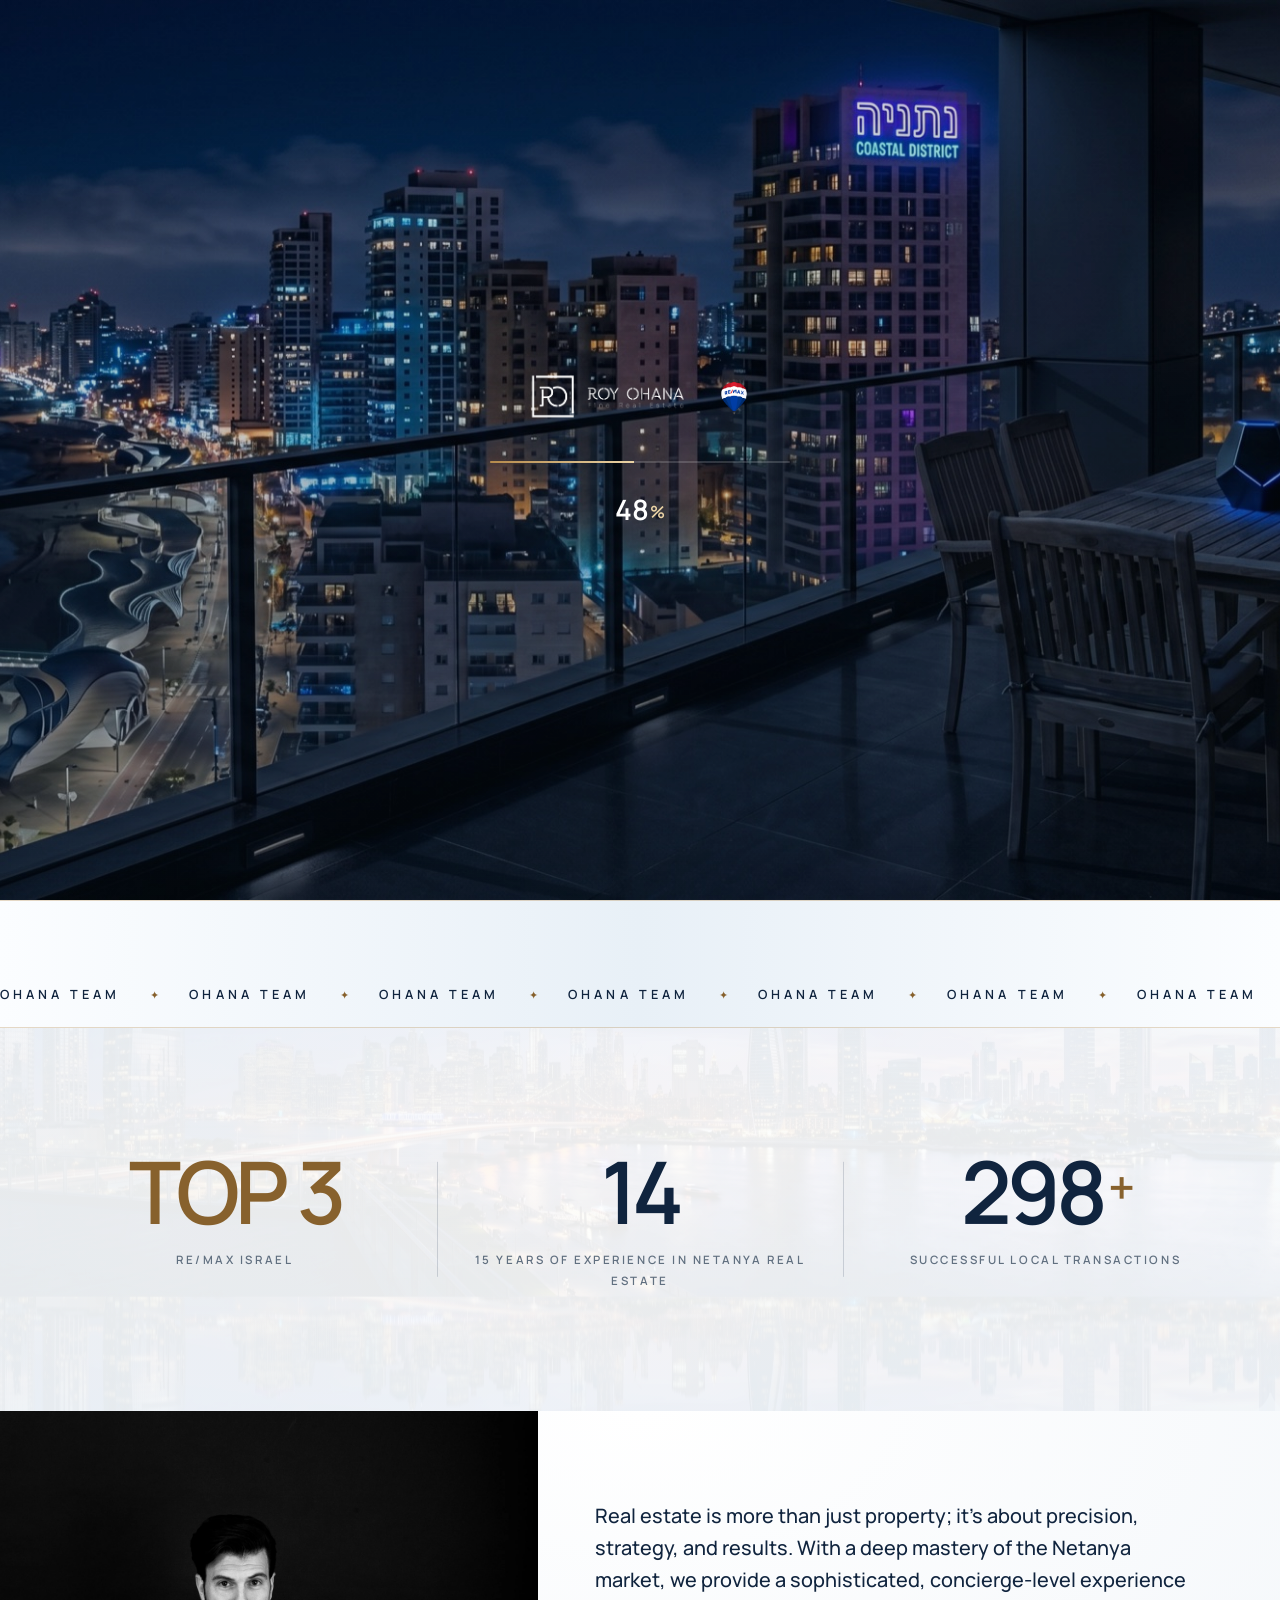
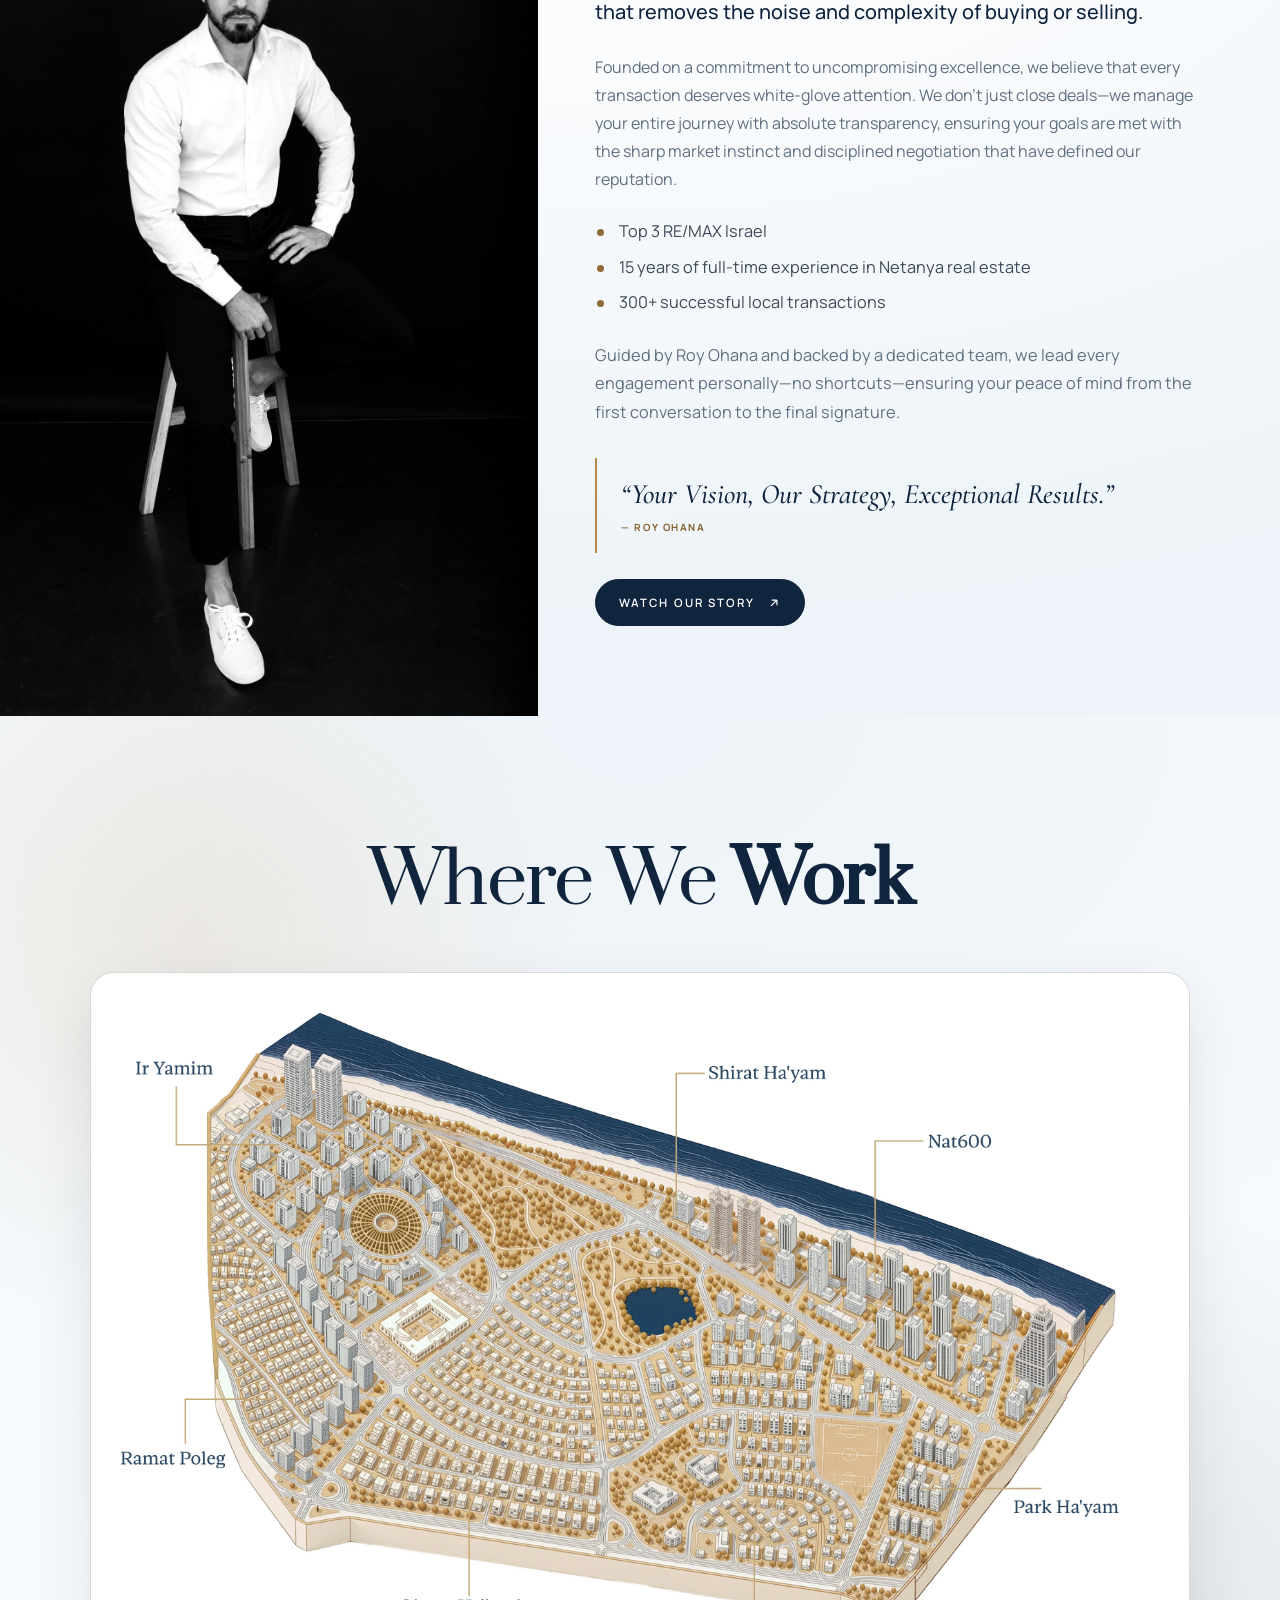
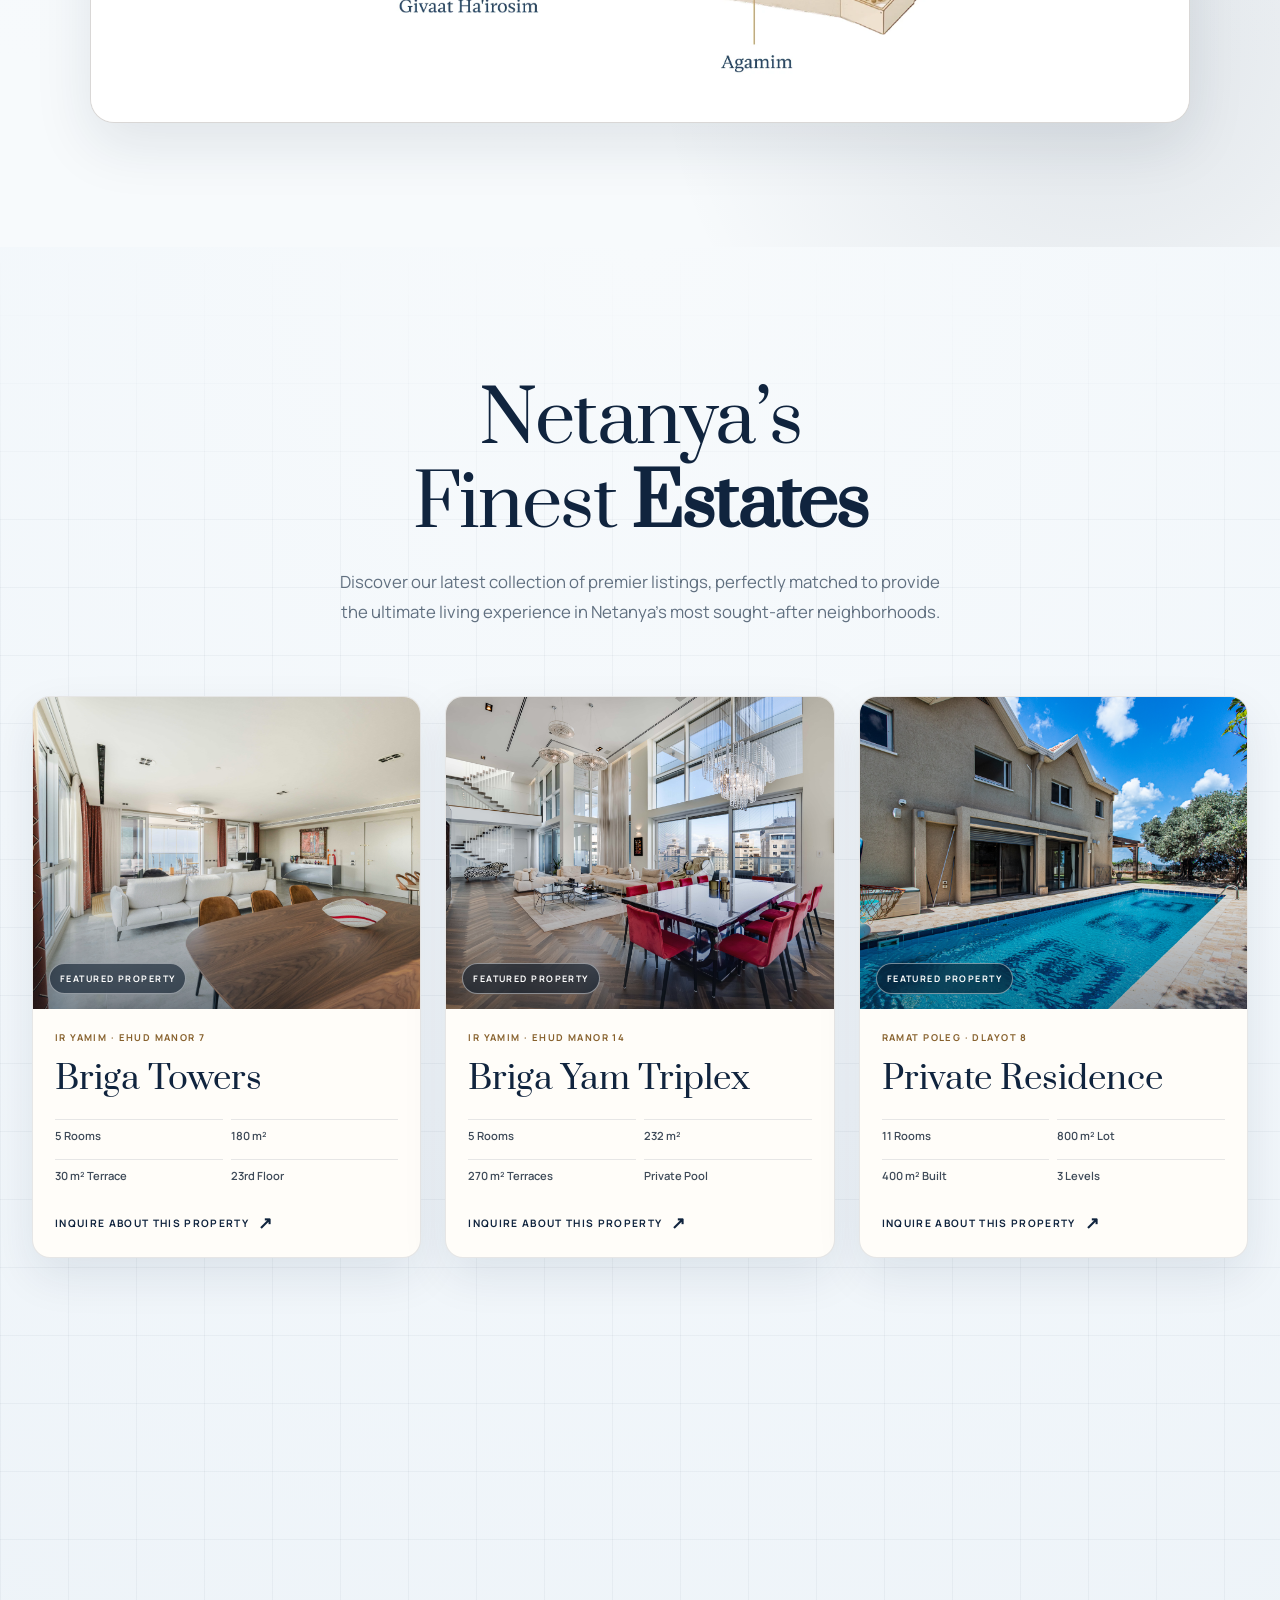
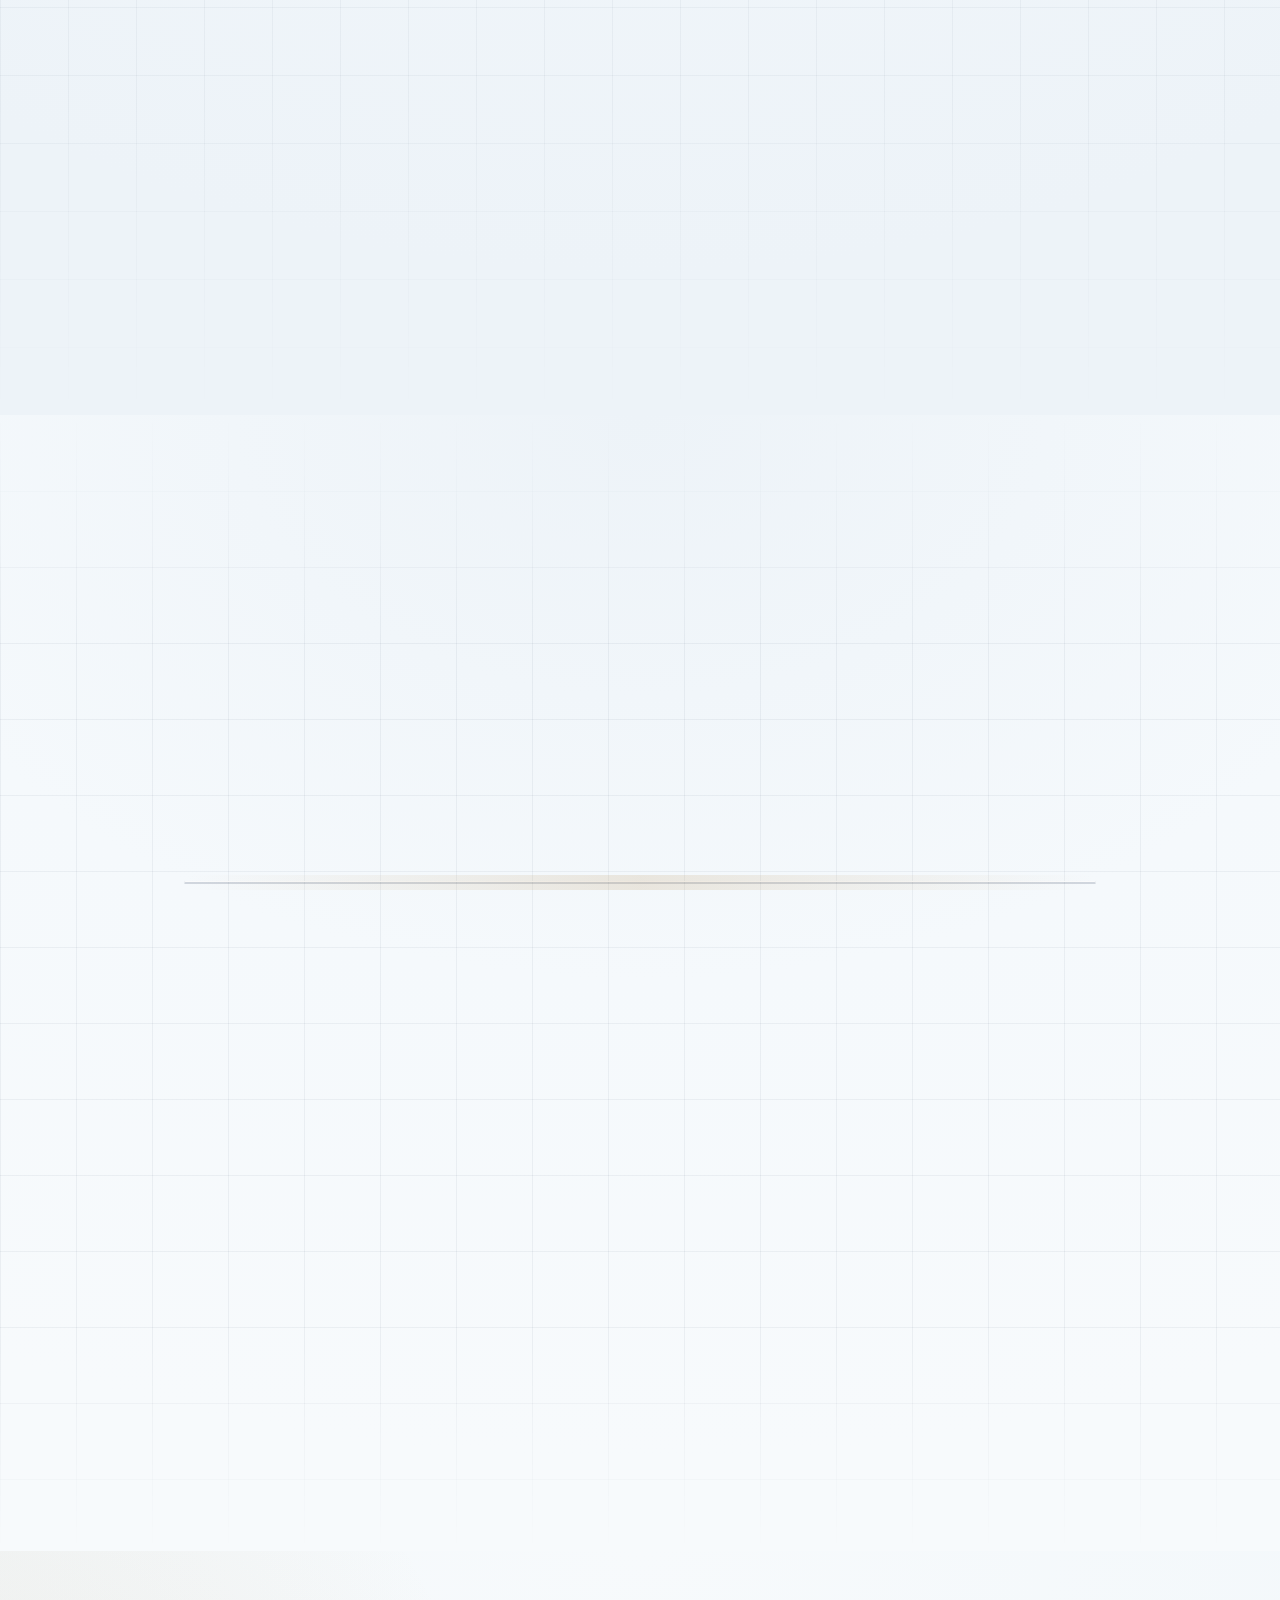
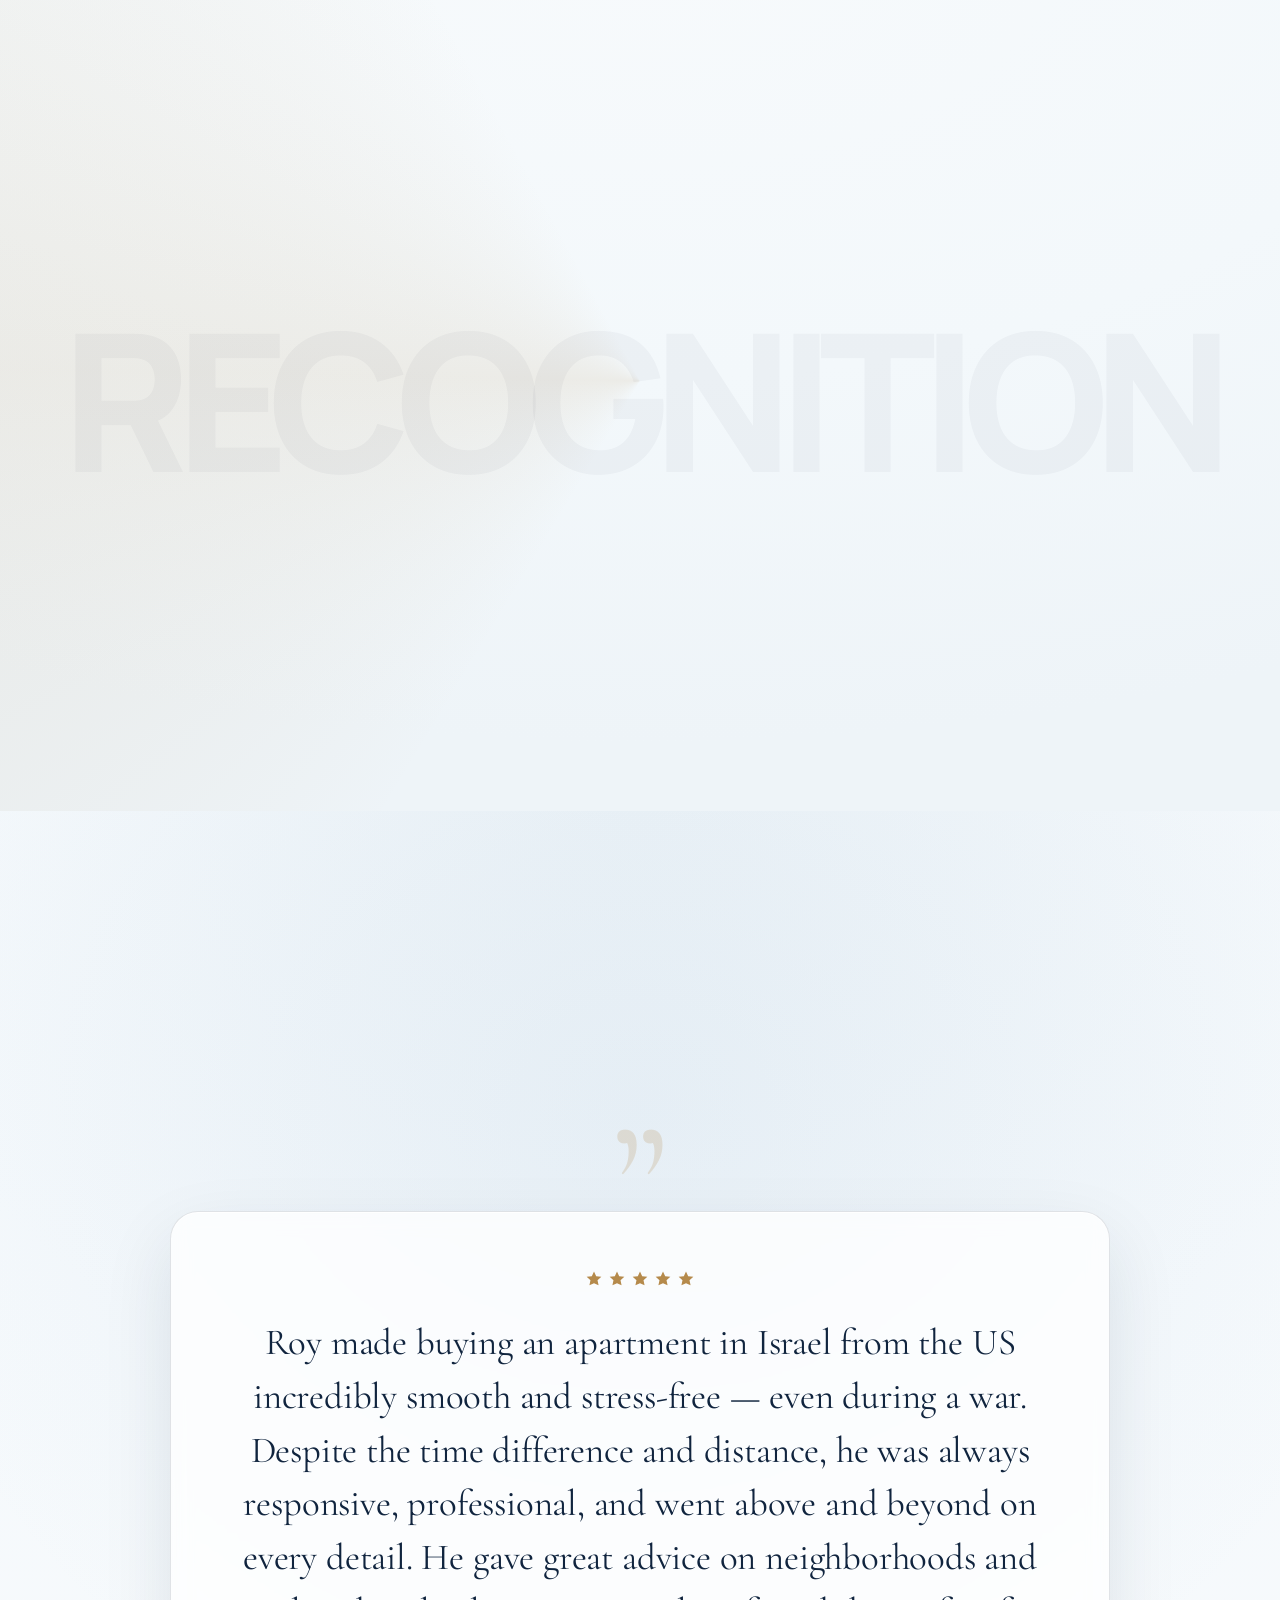
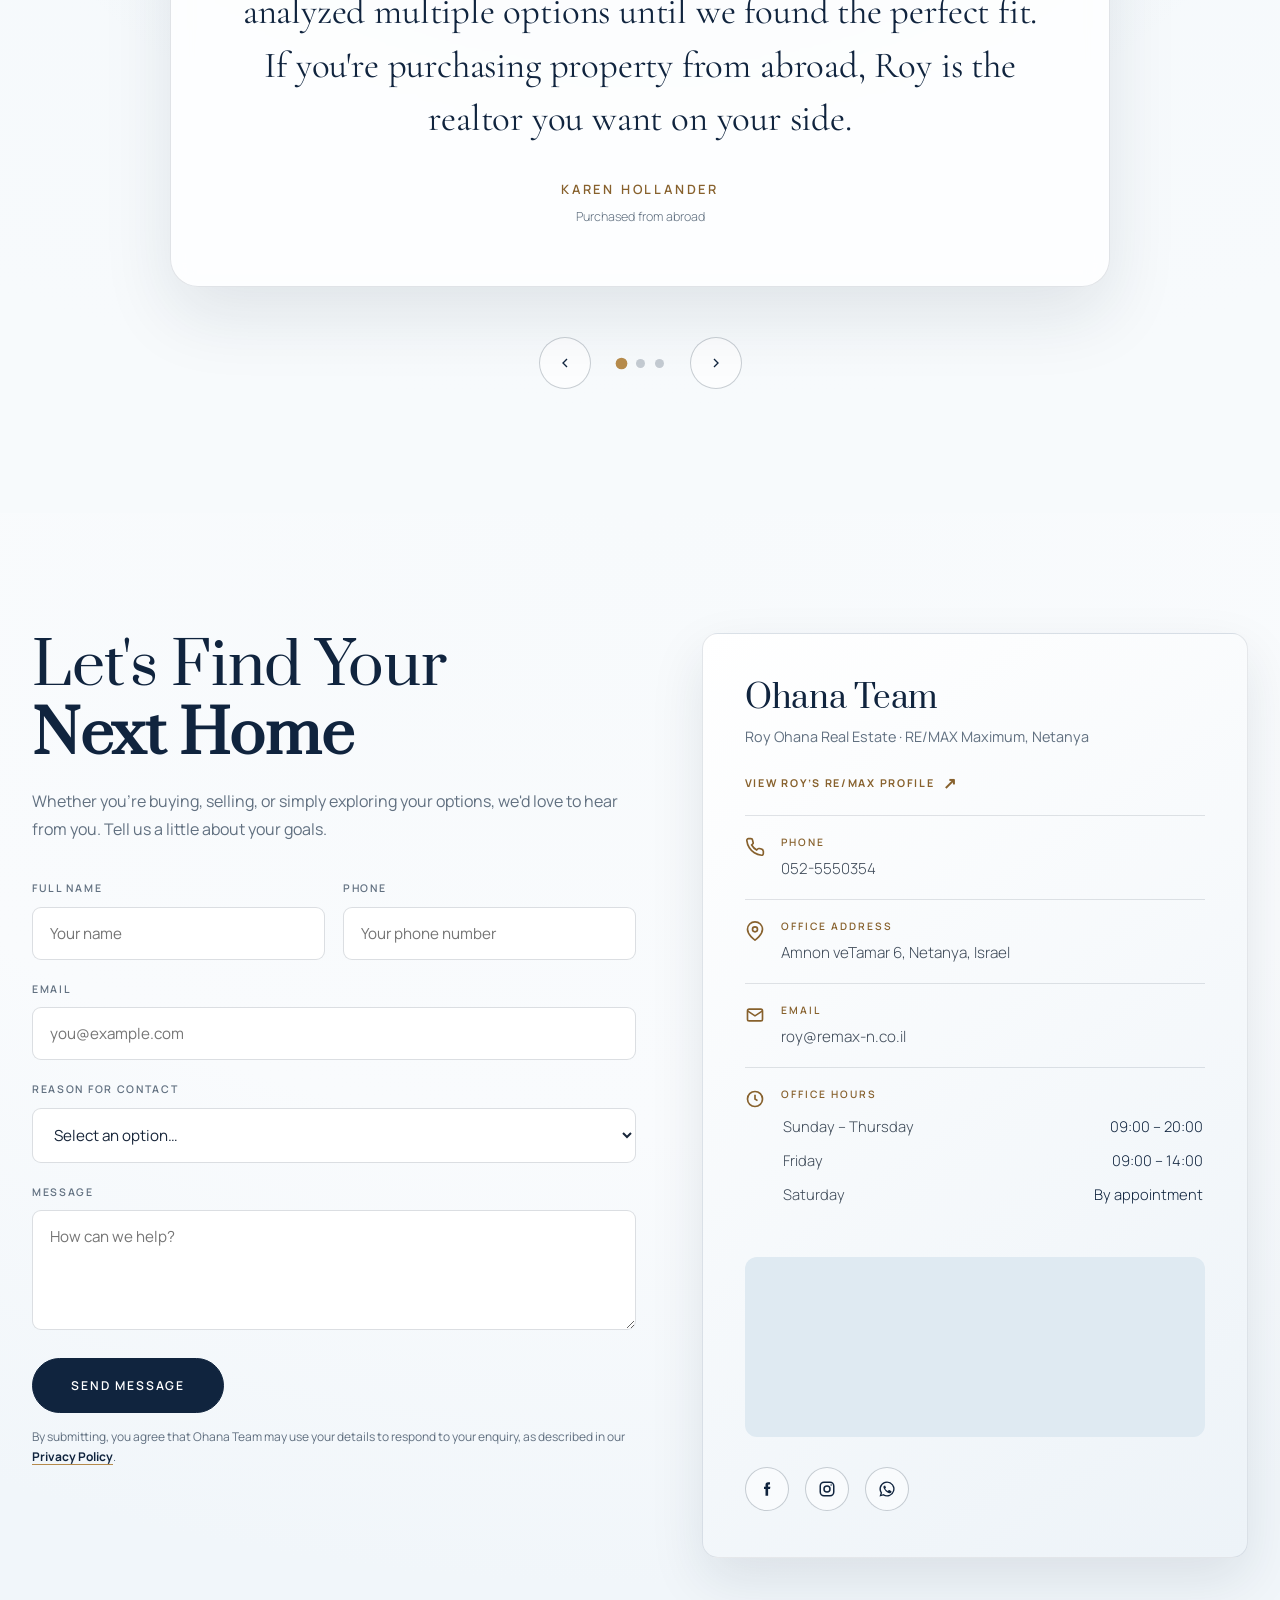
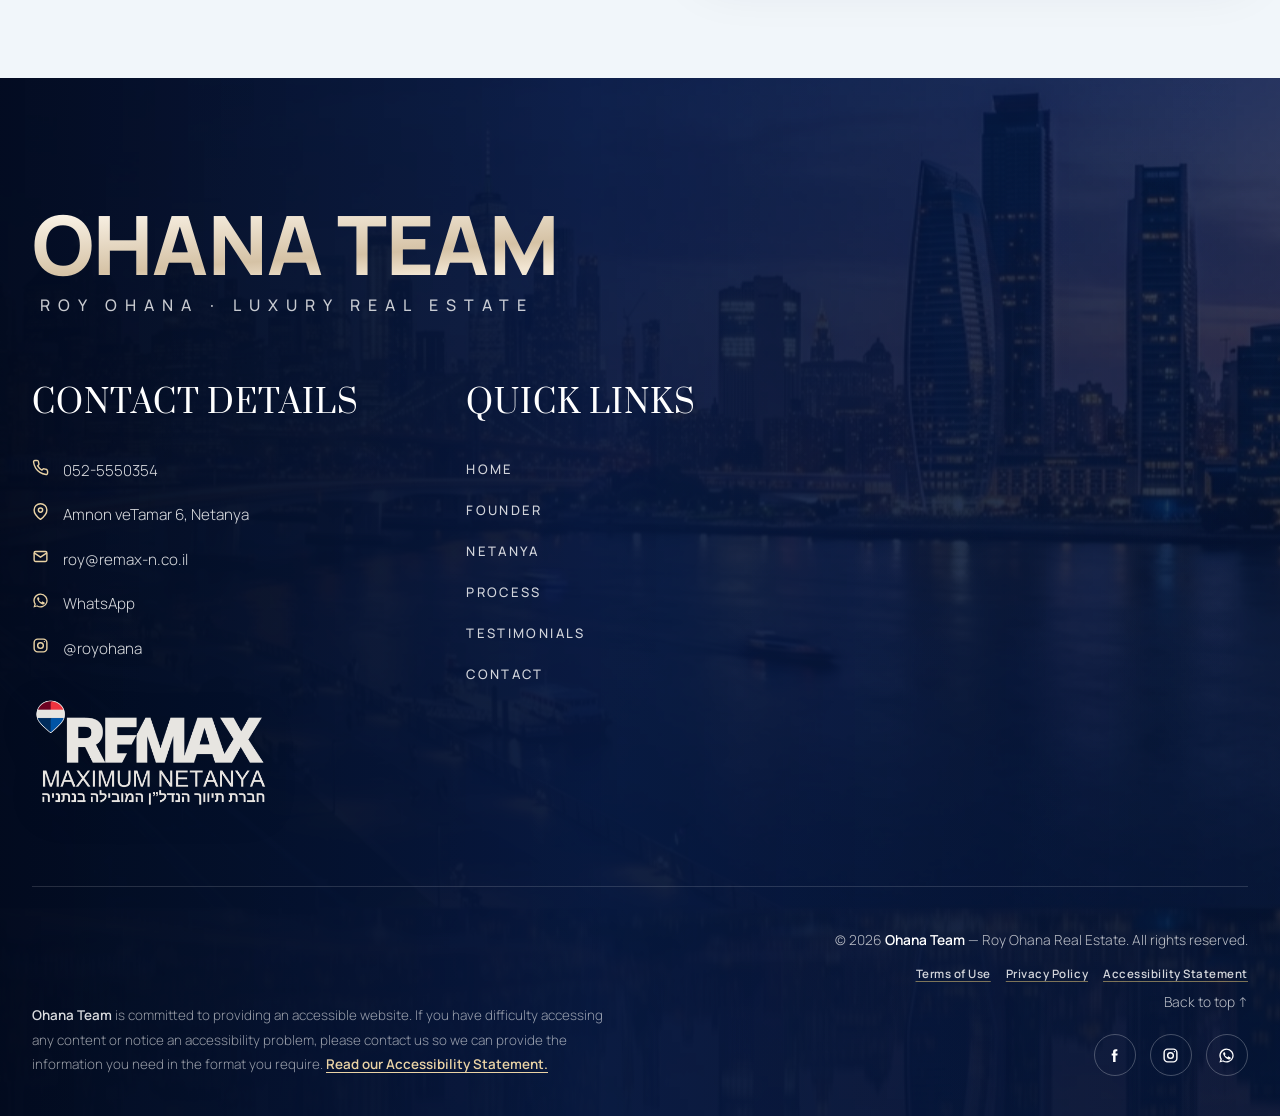
<file: ohana-team-v5-floating-ledger.html>
<!DOCTYPE html>
<html lang="en" dir="ltr">
<head>
<meta charset="UTF-8" />
<meta name="viewport" content="width=device-width, initial-scale=1.0" />
<title>Ohana Team — Netanya Leading Real Estate Team | Floating Ledger Form</title>
<meta name="description" content="Ohana Team — Netanya's leading real estate team, with 15 years of proven local experience and a personal, results-driven approach." />

<!-- Fonts: elegant editorial display + modern body -->
<link rel="preconnect" href="https://fonts.googleapis.com" />
<link rel="preconnect" href="https://fonts.gstatic.com" crossorigin />
<link href="https://fonts.googleapis.com/css2?family=Cormorant+Garamond:ital,wght@0,400;0,500;0,600;1,500;1,600&family=Manrope:wght@300;400;500;600;700&family=Prata&display=swap" rel="stylesheet" />
<script>document.documentElement.classList.add('js');</script>

<style>
/* ============================================================
   OHANA TEAM — Modern Premium Luxury Real Estate
   ============================================================ */
:root{
  /* refined palette — royal navy, warm gold, crisp white */
  --ink:        #071a44;          /* royal navy */
  --ink-2:      #0b2a68;          /* lighter navy — cards / gradients */
  --ink-3:      #020b1f;          /* deepest — footer */
  --bone:       #f6f7fb;          /* clean warm-white */
  --bone-2:     #e8ecf5;          /* alt silver-blue */
  --sand:       #d8dce7;          /* hairline */
  --gold:       #c9a24a;          /* premium gold */
  --gold-2:     #f2d17b;          /* light gold — on dark */
  --gold-ink:   #8b6720;          /* readable gold for small text */
  --gold-accent:#b98726;          /* large gold accents on light */
  --gold-soft:  rgba(201,162,74,.16);
  --teal:       #1e4fa3;          /* royal-blue accent */
  --teal-2:     #356edc;          /* bright blue — glows / gradients */
  --grad-gold:  linear-gradient(118deg,#f7d985 0%,#c9a24a 52%,#8b6720 100%);
  --grad-metal: linear-gradient(176deg,#eceeed 0%,#a9b1ad 44%,#ccd2cf 60%,#f3f5f4 100%);
  --text:       #1b211e;
  --text-2:     #424c47;
  --muted:      #5a625c;
  --line:       rgba(7,26,68,.13);
  --line-d:     rgba(255,255,255,.13);
  --white:      #ffffff;

  --header-h:   88px;
  --maxw:       1280px;
  --ease:       cubic-bezier(.16,.84,.44,1);
  --ease-out:   cubic-bezier(.22,1,.36,1);

  --f-sans:    'Roboto', -apple-system, BlinkMacSystemFont, 'Segoe UI', sans-serif;
  --f-display: 'Roboto Condensed', 'Roboto', -apple-system, BlinkMacSystemFont, sans-serif;
  --f-cond:    'Roboto Condensed', 'Roboto', -apple-system, sans-serif;
}

*,*::before,*::after{ box-sizing:border-box; margin:0; padding:0; }
html{ scroll-behavior:smooth; -webkit-text-size-adjust:100%; }
body{
  font-family:var(--f-sans);
  color:var(--text);
  background:var(--bone);
  line-height:1.75;
  font-weight:400;
  overflow-x:hidden;
  -webkit-font-smoothing:antialiased;
}
/* fine grain texture for premium depth */
body::after{
  content:""; position:fixed; inset:0; pointer-events:none; z-index:1500; opacity:.035;
  mix-blend-mode:overlay;
  background-image:url("data:image/svg+xml,%3Csvg xmlns='http://www.w3.org/2000/svg' width='180' height='180'%3E%3Cfilter id='n'%3E%3CfeTurbulence type='fractalNoise' baseFrequency='0.85' numOctaves='4' stitchTiles='stitch'/%3E%3C/filter%3E%3Crect width='100%25' height='100%25' filter='url(%23n)'/%3E%3C/svg%3E");
}
img{ display:block; max-width:100%; }
a{ color:inherit; text-decoration:none; }
ul{ list-style:none; }
section{ scroll-margin-top:var(--header-h); position:relative; }
main:focus{ outline:none; }
::selection{ background:var(--gold); color:var(--ink); }

/* ---------- a11y utilities ---------- */
:focus-visible{ outline:2.5px solid var(--gold); outline-offset:3px; border-radius:2px; }
.sr-only{ position:absolute; width:1px; height:1px; padding:0; margin:-1px; overflow:hidden; clip:rect(0,0,0,0); white-space:nowrap; border:0; }
.skip-link{ position:absolute; left:16px; top:-70px; z-index:2100; background:var(--ink); color:#fff; padding:13px 22px; border-radius:0 0 8px 8px; font-size:.72rem; letter-spacing:.16em; text-transform:uppercase; transition:top .3s var(--ease); }
.skip-link:focus{ top:0; }
html:not(.js) .reveal{ opacity:1; transform:none; }
html:not(.js) .hero .eyebrow,
html:not(.js) .hero h1,
html:not(.js) .hero p.sub,
html:not(.js) .hero-cta,
html:not(.js) .hero .scroll-cue{ opacity:1 !important; transform:none !important; }

/* ---------- Reusable type ---------- */
.eyebrow{
  display:inline-flex; align-items:center; gap:11px;
  font-size:.7rem; letter-spacing:.3em; text-transform:uppercase;
  font-weight:600; color:var(--gold-ink);
}
.eyebrow::before{ content:""; width:26px; height:1px; background:currentColor; opacity:.7; }
.section-head{ max-width:720px; margin:0 auto 70px; text-align:center; }
.section-head .eyebrow{ margin-bottom:20px; }
.section-head .eyebrow{ gap:16px; }
.section-head .eyebrow::before{ width:54px; height:2px; opacity:1; background:var(--teal); }
.section-head .eyebrow,
.contact-form .eyebrow,
.cta-band .eyebrow,
.founder-eyebrow,
.hero .eyebrow,
.pl-tag{ display:none !important; }
.section-head h2{
  font-family:var(--f-display); font-weight:400;
  font-size:clamp(2.3rem,5vw,3.9rem); line-height:1.04; color:var(--ink);
  letter-spacing:-.01em;
}
.section-head h2 em{ color:var(--gold-accent); }
.section-head p{ margin-top:20px; color:var(--muted); font-size:1.05rem; }

.container{ width:100%; max-width:var(--maxw); margin:0 auto; padding:0 32px; }

/* ---------- Buttons ---------- */
.btn{
  position:relative; display:inline-flex; align-items:center; gap:.7em; overflow:hidden;
  font-family:var(--f-sans); font-size:.76rem; font-weight:600;
  letter-spacing:.16em; text-transform:uppercase;
  padding:18px 38px; border-radius:50px; cursor:pointer;
  border:1.5px solid var(--gold); background:var(--grad-gold); color:var(--ink);
  transition:color .45s var(--ease), border-color .45s var(--ease), box-shadow .45s var(--ease);
  will-change:transform;
}
.btn span{ position:relative; z-index:1; }
.btn::before{
  content:""; position:absolute; inset:0; z-index:0; background:var(--ink);
  transform:translateY(101%); transition:transform .5s var(--ease-out);
}
.btn:hover{ color:#fff; border-color:var(--ink); box-shadow:0 14px 34px rgba(21,19,14,.22); }
.btn:hover::before{ transform:translateY(0); }
.btn:disabled{ cursor:wait; opacity:.68; transform:none !important; }
.btn:disabled::after{ display:none; }
.btn-ghost{ background:transparent; color:#fff; border-color:rgba(255,255,255,.5); }
.btn-ghost::before{ background:#fff; }
.btn-ghost:hover{ color:var(--ink); border-color:#fff; }
.btn-dark{ background:var(--ink); color:#fff; border-color:var(--ink); }
.btn-dark::before{ background:var(--gold); }
.btn-dark:hover{ color:var(--ink); border-color:var(--gold); }
/* micro: light sheen sweep across buttons on hover */
.btn::after{ content:""; position:absolute; top:0; bottom:0; left:-45%; width:35%; z-index:2; background:linear-gradient(100deg, transparent, rgba(255,255,255,.32), transparent); transform:skewX(-18deg); pointer-events:none; opacity:0; }
.btn:hover::after{ animation:btnSheen .9s var(--ease-out); }
@keyframes btnSheen{ 0%{ left:-45%; opacity:0; } 14%{ opacity:1; } 100%{ left:140%; opacity:0; } }

/* ---------- Scroll progress ---------- */
#progress{
  position:fixed; top:0; left:0; height:2px; width:0%;
  background:linear-gradient(90deg,var(--gold),var(--gold-2)); z-index:1200;
  transition:width .1s linear;
}

/* ============================================================
   HEADER
   ============================================================ */
header{
  position:fixed; top:0; left:0; width:100%; z-index:1000;
  height:var(--header-h); display:flex; align-items:center;
  transition:background .5s var(--ease), height .5s var(--ease), box-shadow .5s var(--ease), border-color .5s var(--ease), backdrop-filter .5s var(--ease);
  border-bottom:1px solid transparent;
}
header .container{ display:flex; align-items:center; justify-content:space-between; gap:24px; }
.brand{ display:flex; align-items:center; gap:14px; height:100%; }
.brand img{ height:52px; width:auto; transition:height .5s var(--ease), opacity .3s ease; }
.brand .logo-black{ display:none; }
.brand .remax-logo{
  height:42px; width:auto; object-fit:contain; flex:0 0 auto;
  transform:translateY(1px);
  filter:drop-shadow(0 7px 14px rgba(0,0,0,.18));
  transition:height .5s var(--ease), filter .35s ease, transform .35s ease;
}
nav.main{ display:flex; align-items:center; gap:36px; }
nav.main a{
  font-size:.74rem; letter-spacing:.14em; text-transform:uppercase; font-weight:500;
  color:rgba(255,255,255,.92); position:relative; padding:6px 0; transition:color .3s ease;
}
nav.main a::after{
  content:""; position:absolute; left:0; bottom:0; height:1.5px; width:0;
  background:var(--gold); transition:width .4s var(--ease);
}
nav.main a:hover{ color:#fff; }
nav.main a:hover::after{ width:100%; }
.header-social{ display:flex; align-items:center; gap:15px; padding-left:10px; margin-left:6px; border-left:1px solid rgba(255,255,255,.25); }
.header-social a{ color:#fff; opacity:.8; transition:opacity .3s, color .3s, transform .3s; display:flex; }
.header-social a:hover{ opacity:1; color:var(--gold-2); transform:translateY(-2px); }
.header-social svg{ width:17px; height:17px; }

header.scrolled{ background:rgba(246,244,237,.82); backdrop-filter:saturate(1.4) blur(14px); -webkit-backdrop-filter:saturate(1.4) blur(14px); height:70px; box-shadow:0 10px 40px rgba(21,19,14,.07); border-color:var(--line); }
header.scrolled .brand .logo-white{ display:none; }
header.scrolled .brand .logo-black{ display:block; }
header.scrolled .brand img{ height:40px; }
header.scrolled .brand .remax-logo{ height:32px; filter:drop-shadow(0 5px 10px rgba(7,26,68,.14)); }
header.scrolled nav.main a{ color:var(--text); }
header.scrolled nav.main a:hover{ color:var(--gold-ink); }
header.scrolled .header-social{ border-color:var(--line); }
header.scrolled .header-social a{ color:var(--text); }
header.scrolled .header-social a:hover{ color:var(--gold-ink); }

.burger{ display:none; flex-direction:column; gap:5px; width:30px; height:24px; justify-content:center; cursor:pointer; background:none; border:0; }
.burger span{ display:block; height:2px; width:100%; background:#fff; transition:.35s var(--ease); }
header.scrolled .burger span{ background:var(--ink); }
.burger.active span{ background:#fff; }
.burger.active span:nth-child(1){ transform:translateY(7px) rotate(45deg); }
.burger.active span:nth-child(2){ opacity:0; }
.burger.active span:nth-child(3){ transform:translateY(-7px) rotate(-45deg); }

.mobile-nav{
  position:fixed; inset:0; z-index:999; background:var(--ink);
  display:flex; flex-direction:column; align-items:center; justify-content:center; gap:6px;
  opacity:0; visibility:hidden; transform:translateY(-12px);
  transition:opacity .45s var(--ease), transform .45s var(--ease), visibility .45s;
}
.mobile-nav.open{ opacity:1; visibility:visible; transform:translateY(0); }
.mobile-nav a{ color:#fff; font-family:var(--f-display); font-size:2.1rem; font-weight:400; padding:9px 0; transition:color .3s; }
.mobile-nav a:hover{ color:var(--gold-2); }
.mobile-nav .m-social{ display:flex; gap:22px; margin-top:30px; }
.mobile-nav .m-social a{ font-size:0; color:#fff; }
.mobile-nav .m-social svg{ width:24px; height:24px; }

/* ============================================================
   HERO — full-bleed video
   ============================================================ */
.hero{ position:relative; height:100vh; height:100svh; min-height:600px; width:100%; overflow:hidden; display:flex; align-items:center; }
.hero-video{ position:absolute; inset:0; z-index:0; overflow:hidden; background:var(--ink-3); }
/* Vimeo source is portrait 9:16 — cover the hero edge-to-edge (no letterbox bars) */
.hero-video iframe{
  position:absolute; top:50%; left:50%;
  width:max(100vw, calc(100vh * 9 / 16));
  height:max(100vh, calc(100vw * 16 / 9));
  transform:translate(-50%,-50%) scale(1.02);
  border:0; pointer-events:none;
}
.hero-overlay{
  position:absolute; inset:0; z-index:1;
  background:
    linear-gradient(90deg, rgba(2,11,31,.86) 0%, rgba(7,26,68,.52) 46%, rgba(7,26,68,.18) 100%),
    linear-gradient(to bottom, rgba(2,11,31,.54) 0%, rgba(7,26,68,.28) 40%, rgba(2,11,31,.86) 100%);
}
.hero-inner{ position:relative; z-index:2; width:100%; will-change:transform; }
.hero-content{ max-width:820px; }
.hero .r-mask{ overflow:hidden; }
.hero .eyebrow{ color:var(--gold-2); margin-bottom:26px; transform:translateY(150%); }
.hero .eyebrow::before{ background:var(--gold-2); }
.hero h1{
  font-family:var(--f-display); font-weight:300; color:#fff;
  font-size:clamp(2.9rem,6.8vw,5.8rem); line-height:1.02; letter-spacing:-.015em;
  text-shadow:0 2px 30px rgba(0,0,0,.4); margin-bottom:28px; transform:translateY(112%);
}
.hero h1 em{ font-weight:600; color:var(--gold-2); }
@supports ((-webkit-background-clip:text) or (background-clip:text)){
  .hero h1 em{ background:linear-gradient(100deg,#fff4d2 0%,#f2d17b 28%,#c9a24a 50%,#f2d17b 72%,#fff8df 100%); background-size:220% auto; -webkit-background-clip:text; background-clip:text; -webkit-text-fill-color:transparent; animation:sheen 7s linear infinite; }
}
@keyframes sheen{ from{ background-position:0% center; } to{ background-position:220% center; } }
.hero p.sub{
  color:rgba(255,255,255,.9); font-size:1.1rem; font-weight:300; max-width:560px;
  line-height:1.8; margin-bottom:42px; transform:translateY(118%); text-shadow:0 1px 16px rgba(0,0,0,.5);
}
.hero-cta{ display:flex; flex-wrap:wrap; align-items:center; gap:18px 30px; opacity:0; }
.watch-link{ display:inline-flex; align-items:center; gap:14px; color:#fff; font-size:.76rem; letter-spacing:.16em; text-transform:uppercase; font-weight:500; cursor:pointer; transition:color .3s; background:none; border:0; font-family:var(--f-sans); }
.watch-link:hover{ color:var(--gold-2); }
.watch-link .play{
  width:48px; height:48px; border-radius:50%; border:1.5px solid rgba(255,255,255,.55);
  display:flex; align-items:center; justify-content:center; transition:.4s var(--ease); position:relative;
}
.watch-link .play::after{ content:""; position:absolute; inset:-1.5px; border-radius:50%; border:1.5px solid var(--gold-2); transform:scale(1.25); opacity:0; transition:.5s var(--ease); }
.watch-link:hover .play{ border-color:transparent; background:var(--gold-soft); }
.watch-link:hover .play::after{ transform:scale(1); opacity:1; }
.watch-link .play svg{ width:14px; height:14px; margin-left:2px; }

.hero.ready .eyebrow{ animation:rise 1s var(--ease-out) .55s forwards; }
.hero.ready h1{ animation:rise 1.2s var(--ease-out) .72s forwards; }
.hero.ready p.sub{ animation:rise 1.1s var(--ease-out) 1s forwards; }
.hero.ready .hero-cta{ animation:fadeUp 1s var(--ease-out) 1.25s forwards; }
.hero.ready .hero-video iframe{ animation:heroZoom 2.8s var(--ease-out) .05s forwards; }
.hero.ready .scroll-cue{ animation:cueIn 1s ease 1.7s forwards; }
@keyframes rise{ from{ transform:translateY(112%); } to{ transform:translateY(0); } }
@keyframes fadeUp{ from{opacity:0; transform:translateY(26px);} to{opacity:1; transform:translateY(0);} }
@keyframes heroZoom{ from{ transform:translate(-50%,-50%) scale(1.16); } to{ transform:translate(-50%,-50%) scale(1.02); } }
@keyframes cueIn{ from{opacity:0;} to{opacity:1;} }

.scroll-cue{
  position:absolute; bottom:32px; left:50%; transform:translateX(-50%); z-index:2;
  display:flex; flex-direction:column; align-items:center; gap:10px; color:rgba(255,255,255,.7);
  font-size:.6rem; letter-spacing:.3em; text-transform:uppercase; opacity:0;
}
.scroll-cue .mouse{ width:23px; height:37px; border:1.5px solid rgba(255,255,255,.5); border-radius:14px; position:relative; }
.scroll-cue .mouse::after{ content:""; position:absolute; top:7px; left:50%; transform:translateX(-50%); width:3px; height:7px; background:#fff; border-radius:2px; animation:wheel 1.7s infinite; }
@keyframes wheel{ 0%{opacity:0; top:7px;} 40%{opacity:1;} 100%{opacity:0; top:18px;} }

/* ============================================================
   MARQUEE
   ============================================================ */
.marquee{ background:var(--ink); color:#fff; padding:24px 0; overflow:hidden; white-space:nowrap; }
.marquee-track{ display:inline-flex; align-items:center; gap:38px; animation:scrollx 32s linear infinite; will-change:transform; }
.marquee:hover .marquee-track{ animation-play-state:paused; }
.marquee-track span{ font-family:var(--f-display); font-weight:400; font-size:1.5rem; letter-spacing:.01em; color:rgba(255,255,255,.92); }
.marquee-track i{ color:var(--gold); font-size:.7rem; font-style:normal; }
@keyframes scrollx{ from{transform:translateX(0);} to{transform:translateX(-50%);} }

/* ============================================================
   IMAGE BANDS — animated background reveal (zoom-in) + parallax
   ============================================================ */
.imgband{ position:relative; overflow:hidden; color:#fff; isolation:isolate; }
.imgband-bg{ position:absolute; inset:-10% 0; z-index:0; will-change:transform; }
.imgband-bg img{ width:100%; height:100%; object-fit:cover; transform:scale(1.28); transition:transform 1.9s var(--ease-out); }
.imgband.in .imgband-bg img{ transform:scale(1.06); }
.imgband-overlay{ position:absolute; inset:0; z-index:1; }
.imgband .container{ position:relative; z-index:2; }

/* ============================================================
   STATS — coastal-skyline image band
   ============================================================ */
.stats{ padding:112px 0; }
.stats .imgband-overlay{ background:linear-gradient(180deg, rgba(2,11,31,.84) 0%, rgba(2,11,31,.91) 100%), radial-gradient(75% 100% at 50% 50%, rgba(7,26,68,.18), rgba(2,11,31,.62)); }
.stats-grid{ display:grid; grid-template-columns:repeat(3,1fr); }
.stat{ text-align:center; padding:18px 26px; position:relative; }
.stat + .stat::before{ content:""; position:absolute; left:0; top:50%; transform:translateY(-50%); width:1px; height:64%; background:rgba(255,255,255,.2); }
.stat-num{ font-family:var(--f-display); font-weight:500; font-size:clamp(3rem,7vw,5.4rem); line-height:1; display:flex; justify-content:center; align-items:baseline; letter-spacing:-.02em; color:#eef1f0; background:var(--grad-metal); -webkit-background-clip:text; background-clip:text; -webkit-text-fill-color:transparent; }
.stat-num .plus{ font-size:.55em; margin-left:4px; align-self:center; transform:translateY(-.08em); -webkit-text-fill-color:var(--gold-2); color:var(--gold-2); }
.stat-num.is-text{ background:none; -webkit-text-fill-color:var(--gold-2); color:var(--gold-2); }
.stat-label{ margin-top:16px; font-size:.72rem; letter-spacing:.22em; text-transform:uppercase; color:rgba(255,255,255,.82); font-weight:600; }

/* ============================================================
   FOUNDER — "Meet Roy Ohana" spotlight (jordancohen-style)
   ============================================================ */
.founder{ background:radial-gradient(120% 110% at 72% 22%, #fcfcfb 0%, #edefed 52%, #e0e3e0 100%); color:var(--text); }
.founder-split{ display:grid; grid-template-columns:0.84fr 1.16fr; align-items:stretch; min-height:90vh; }
.founder-photo{ position:relative; overflow:hidden; min-height:420px; }
.founder-photo > img{ width:100%; height:100%; object-fit:cover; object-position:center 18%; transition:transform 1.4s var(--ease); }
.founder:hover .founder-photo > img{ transform:scale(1.04); }
.founder-caption{ position:absolute; left:0; bottom:0; max-width:84%; padding:28px 34px 30px; color:#fff; background:linear-gradient(135deg, rgba(7,26,68,.93), rgba(2,11,31,.96)); }
.founder-caption p{ font-size:.86rem; line-height:1.55; color:rgba(255,255,255,.9); margin-bottom:18px; }
.founder-video{ display:inline-flex; align-items:center; gap:12px; font-family:var(--f-sans); font-size:.72rem; font-weight:600; letter-spacing:.18em; text-transform:uppercase; color:#fff; background:none; border:1px solid rgba(255,255,255,.5); padding:13px 24px; cursor:pointer; transition:.4s var(--ease); }
.founder-video:hover{ background:var(--gold); border-color:var(--gold); color:var(--ink); }
.founder-video svg{ width:14px; height:14px; }
.founder-content{ padding:clamp(56px,7vw,96px) clamp(36px,6vw,104px) clamp(56px,7vw,96px) clamp(34px,4.5vw,72px); align-self:center; max-width:900px; }
.founder-eyebrow{ display:inline-flex; align-items:center; gap:18px; font-size:.78rem; letter-spacing:.42em; text-transform:uppercase; font-weight:600; color:var(--muted); margin-bottom:22px; }
.founder-eyebrow .line{ width:54px; height:2px; background:var(--teal); }
.founder-name{ font-family:var(--f-cond); font-weight:900; text-transform:uppercase; font-size:clamp(3rem,7.4vw,6.6rem); line-height:.9; letter-spacing:-.01em; color:var(--ink); margin-bottom:30px; }
.founder-name .metal{ background:linear-gradient(172deg,#071a44 0%,#1e4fa3 42%,#c9a24a 72%,#071a44 100%); -webkit-background-clip:text; background-clip:text; -webkit-text-fill-color:transparent; color:var(--ink); }
.founder-lead{ font-size:clamp(1.2rem,1.7vw,1.46rem); font-weight:700; line-height:1.42; color:#222a26; margin-bottom:26px; }
.founder-sub{ color:var(--muted); font-size:1.04rem; line-height:1.75; margin-bottom:26px; }
.founder-list{ display:grid; gap:11px; margin-bottom:26px; }
.founder-list li{ position:relative; padding-left:24px; color:var(--text-2); font-size:1.02rem; line-height:1.5; }
.founder-list li::before{ content:""; position:absolute; left:2px; top:.6em; width:7px; height:7px; border-radius:50%; background:var(--teal); }
.founder-close{ color:var(--muted); font-size:1.02rem; line-height:1.75; }
@media (max-width:980px){
  .founder-split{ grid-template-columns:1fr; min-height:0; }
  .founder-photo{ min-height:64vh; }
  .founder-content{ max-width:none; }
}
@media (max-width:560px){
  .founder-photo{ min-height:82vw; }
  .founder-caption{ max-width:100%; padding:22px 22px 24px; }
  .founder-name{ line-height:.94; }
  .founder-content{ padding:48px 22px 56px; }
}

/* ============================================================
   TEAM CARDS
   ============================================================ */
.team{
  padding:126px 0;
  overflow:hidden;
  background:
    radial-gradient(56% 48% at 7% 8%, rgba(53,110,220,.12), transparent 70%),
    radial-gradient(44% 42% at 94% 92%, rgba(201,162,74,.13), transparent 72%),
    linear-gradient(180deg,#e9ece9 0%,#f3f4f2 48%,#e5e9e6 100%);
}
.team::before{
  content:""; position:absolute; inset:0; pointer-events:none; opacity:.32;
  background-image:linear-gradient(rgba(7,26,68,.055) 1px,transparent 1px),linear-gradient(90deg,rgba(7,26,68,.055) 1px,transparent 1px);
  background-size:72px 72px;
  mask-image:linear-gradient(to bottom,transparent,#000 22%,#000 78%,transparent);
}
.team .container{ position:relative; z-index:1; }
.team-grid{ display:grid; grid-template-columns:repeat(3,1fr); gap:26px; align-items:stretch; }
.member{
  position:relative; isolation:isolate; display:flex; flex-direction:column;
  background:rgba(255,255,255,.72); border:1px solid rgba(255,255,255,.82);
  border-radius:24px; overflow:hidden;
  box-shadow:0 20px 54px rgba(7,26,68,.08);
  transition:transform .25s var(--ease-out), box-shadow .55s var(--ease-out), border-color .45s ease;
  transform-style:preserve-3d; backdrop-filter:blur(12px); -webkit-backdrop-filter:blur(12px);
}
.member::before{
  content:""; position:absolute; top:0; left:0; right:0; height:4px;
  background:var(--grad-gold); transform:scaleX(0); transform-origin:left;
  transition:transform .65s var(--ease-out); z-index:5;
}
.member::after{
  content:""; position:absolute; z-index:-1; width:180px; height:180px; right:-100px; bottom:-100px;
  border-radius:50%; background:radial-gradient(circle,rgba(201,162,74,.2),transparent 70%);
  transition:transform .8s var(--ease-out);
}
.member:hover{ transform:translateY(-10px); border-color:rgba(201,162,74,.32); box-shadow:0 34px 76px rgba(7,26,68,.16); }
.member:hover::before{ transform:scaleX(1); }
.member:hover::after{ transform:scale(1.55) translate(-16px,-14px); }
.member-index{
  position:absolute; z-index:4; top:18px; right:18px; width:42px; height:42px;
  border-radius:50%; display:grid; place-items:center;
  font-family:var(--f-cond); font-size:.72rem; font-weight:700; letter-spacing:.12em;
  color:#fff; background:rgba(2,11,31,.7); border:1px solid rgba(255,255,255,.35);
  backdrop-filter:blur(8px); -webkit-backdrop-filter:blur(8px);
}
.member .photo{ position:relative; overflow:hidden; aspect-ratio:5/5.35; background:var(--bone-2); }
.member .photo img{
  width:100%; height:100%; object-fit:cover; object-position:top center;
  filter:grayscale(18%) saturate(.9); transform:scale(1.06);
  transition:transform 1.2s var(--ease-out), filter .65s ease;
}
.member .photo::before{
  content:""; position:absolute; inset:0; z-index:2; pointer-events:none;
  background:linear-gradient(110deg,transparent 20%,rgba(255,255,255,.24) 48%,transparent 72%);
  transform:translateX(-120%); transition:transform 1s var(--ease-out);
}
.member .photo::after{
  content:""; position:absolute; inset:0;
  background:linear-gradient(to top,rgba(2,11,31,.62),transparent 48%);
  opacity:.58; transition:opacity .5s;
}
.member:hover .photo img{ transform:scale(1.11); filter:grayscale(0) saturate(1); }
.member:hover .photo::before{ transform:translateX(120%); }
.member:hover .photo::after{ opacity:.8; }
.member .body{ position:relative; flex:1; padding:31px 28px 34px; }
.member .name{ font-family:var(--f-display); font-size:1.6rem; font-weight:700; text-transform:uppercase; color:var(--ink); line-height:1.08; }
.member .role{ margin-top:8px; font-size:.65rem; letter-spacing:.24em; text-transform:uppercase; color:var(--gold-ink); font-weight:700; }
.member .role-line{ width:42px; height:2px; background:var(--grad-gold); margin:18px 0 20px; transform:scaleX(.55); transform-origin:left; transition:transform .65s var(--ease); }
.member:hover .role-line{ transform:scaleX(1); }
.member .desc{ color:#52605a; font-size:.93rem; line-height:1.76; }

/* ============================================================
   PROCESS
   ============================================================ */
.process{
  padding:126px 0 132px; color:#fff; overflow:hidden;
  background-color:var(--ink);
  background-image:
    radial-gradient(58% 55% at 88% 4%,rgba(53,110,220,.22),transparent 60%),
    radial-gradient(50% 45% at 6% 98%,rgba(201,162,74,.16),transparent 60%);
}
.process::before{
  content:""; position:absolute; inset:0; pointer-events:none; opacity:.18;
  background-image:
    linear-gradient(rgba(255,255,255,.08) 1px,transparent 1px),
    linear-gradient(90deg,rgba(255,255,255,.08) 1px,transparent 1px);
  background-size:76px 76px;
  mask-image:linear-gradient(to bottom,transparent,#000 20%,#000 82%,transparent);
}
.process .container{ position:relative; z-index:1; }
.process .section-head h2{ color:#fff; }
.process .section-head p{ color:rgba(255,255,255,.6); }
.process .section-head .eyebrow{ color:var(--gold-2); }
.process-grid{
  --timeline-progress:0;
  display:grid; grid-template-columns:repeat(4,minmax(0,1fr)); gap:22px;
  position:relative; max-width:1220px; margin:0 auto;
}
.process-line{
  position:absolute; z-index:0; top:30px; left:12.5%; right:12.5%; height:3px;
  border-radius:10px; overflow:visible;
  background:rgba(255,255,255,.14);
  box-shadow:inset 0 1px rgba(255,255,255,.05);
}
.process-line::before{
  content:""; position:absolute; inset:-6px 0; border-radius:20px;
  background:linear-gradient(90deg,transparent,rgba(242,209,123,.12),transparent);
}
.process-line-fill{
  position:absolute; inset:0; border-radius:inherit; transform-origin:left center;
  transform:scaleX(var(--timeline-progress));
  background:linear-gradient(90deg,var(--gold),var(--gold-2));
  box-shadow:0 0 18px rgba(242,209,123,.5);
  transition:transform .12s linear;
}
.process-line-fill::after{
  content:""; position:absolute; top:50%; right:-5px; width:11px; height:11px;
  border-radius:50%; transform:translateY(-50%);
  background:#fff7df; box-shadow:0 0 0 6px rgba(201,162,74,.18),0 0 24px rgba(242,209,123,.72);
}
.step{ position:relative; z-index:1; min-width:0; }
.step-node{
  position:relative; width:62px; height:62px; margin:0 auto 31px;
  display:grid; place-items:center; border-radius:50%;
  border:1px solid rgba(255,255,255,.25); color:rgba(255,255,255,.62);
  background:#102a68; box-shadow:0 0 0 8px var(--ink);
  font-family:var(--f-cond); font-size:.9rem; font-weight:800; letter-spacing:.08em;
  transition:color .55s var(--ease),background .55s var(--ease),border-color .55s var(--ease),box-shadow .55s var(--ease),transform .55s var(--ease);
}
.step-node::after{
  content:""; position:absolute; inset:7px; border:1px solid rgba(255,255,255,.1); border-radius:inherit;
  transition:border-color .55s var(--ease);
}
.step-card{
  height:100%; padding:30px 27px 32px; border-radius:20px;
  border:1px solid rgba(255,255,255,.1);
  background:linear-gradient(145deg,rgba(255,255,255,.075),rgba(255,255,255,.025));
  box-shadow:0 22px 52px rgba(0,0,0,.12);
  backdrop-filter:blur(8px); -webkit-backdrop-filter:blur(8px);
  transition:transform .55s var(--ease-out),border-color .55s var(--ease),background .55s var(--ease),box-shadow .55s var(--ease);
}
.step:hover .step-card{ transform:translateY(-7px); border-color:rgba(242,209,123,.32); background:linear-gradient(145deg,rgba(255,255,255,.105),rgba(255,255,255,.04)); box-shadow:0 30px 64px rgba(0,0,0,.2); }
.step.reached .step-node{
  color:var(--ink); background:var(--gold-2); border-color:#fff1bf;
  transform:scale(1.08); box-shadow:0 0 0 8px var(--ink),0 0 32px rgba(242,209,123,.42);
}
.step.reached .step-node::after{ border-color:rgba(7,26,68,.2); }
.step .phase{ font-size:.63rem; letter-spacing:.25em; text-transform:uppercase; color:var(--gold-2); font-weight:700; }
.step h3{ margin-top:10px; font-family:var(--f-display); font-size:1.52rem; font-weight:700; color:#fff; line-height:1.18; }
.step p{ margin-top:16px; color:rgba(255,255,255,.62); font-size:.92rem; line-height:1.75; }

/* ============================================================
   AWARDS
   ============================================================ */
.awards{
  padding:132px 0; overflow:hidden; color:var(--text);
  background:
    radial-gradient(48% 70% at 10% 8%,rgba(53,110,220,.13),transparent 70%),
    radial-gradient(48% 65% at 94% 94%,rgba(201,162,74,.17),transparent 72%),
    linear-gradient(180deg,#fbfcff 0%,#edf1f8 100%);
}
.awards::before{
  content:""; position:absolute; inset:-30%; pointer-events:none; opacity:.8;
  background:conic-gradient(from 210deg at 50% 50%,transparent,rgba(201,162,74,.11),transparent 34%);
  animation:awardAmbient 16s linear infinite;
}
.awards::after{
  content:"TOP 3"; position:absolute; left:50%; top:52%; z-index:0; pointer-events:none;
  transform:translate(-50%,-50%); white-space:nowrap;
  font-family:var(--f-cond); font-size:clamp(9rem,23vw,22rem); font-weight:900; letter-spacing:-.08em;
  color:rgba(7,26,68,.032);
}
.awards .container{ position:relative; z-index:1; }
.awards .section-head h2{ color:var(--ink); }
.awards .section-head h2 em{ color:var(--gold-accent); }
.awards .section-head .eyebrow{ color:var(--gold-ink); }
.awards .section-head p{ color:var(--muted); }
.award-showcase{
  position:relative; max-width:1040px; margin:0 auto; display:grid;
  grid-template-columns:.9fr 1.1fr; align-items:center; gap:clamp(36px,7vw,90px);
  padding:clamp(38px,6vw,72px); border:1px solid rgba(7,26,68,.1); border-radius:32px;
  background:linear-gradient(135deg,rgba(255,255,255,.96),rgba(247,250,248,.74));
  box-shadow:0 32px 80px rgba(7,26,68,.12),inset 0 1px #fff;
  backdrop-filter:blur(18px); -webkit-backdrop-filter:blur(18px);
}
.award-showcase::after{
  content:""; position:absolute; inset:0; border-radius:inherit; pointer-events:none;
  background:linear-gradient(120deg,transparent 22%,rgba(201,162,74,.1) 48%,transparent 72%);
  background-size:240% 100%; animation:awardSheen 7s var(--ease) infinite;
}
.award-emblem{
  position:relative; width:min(100%,334px); min-height:364px; margin:auto;
  display:flex; flex-direction:column; align-items:center; justify-content:center;
  padding:38px 32px 34px; border-radius:38px;
  background:
    linear-gradient(145deg,rgba(255,255,255,.96),rgba(246,248,253,.76)),
    radial-gradient(80% 70% at 50% 0%,rgba(242,209,123,.18),transparent 64%);
  border:1px solid rgba(201,162,74,.32);
  box-shadow:inset 0 1px #fff, inset 0 0 55px rgba(201,162,74,.1),0 24px 62px rgba(7,26,68,.13);
  overflow:hidden;
}
.award-emblem::before,.award-emblem::after{ content:""; position:absolute; pointer-events:none; }
.award-emblem::before{
  inset:16px; border-radius:30px; border:1px solid rgba(201,162,74,.28);
  box-shadow:inset 0 0 0 1px rgba(255,255,255,.55);
}
.award-emblem::after{
  width:210px; height:210px; left:50%; top:-78px; transform:translateX(-50%);
  border-radius:50%; background:radial-gradient(circle,rgba(242,209,123,.28),rgba(242,209,123,0) 68%);
}
.award-trophy{
  position:relative; z-index:2; width:94px; height:94px; display:grid; place-items:center;
  color:var(--gold); border-radius:50%;
  background:linear-gradient(145deg,#fff8dd,#f6d87d 58%,#b88726);
  border:1px solid rgba(139,103,32,.22);
  box-shadow:0 16px 34px rgba(139,103,32,.18), inset 0 2px rgba(255,255,255,.75);
}
.award-trophy::after{
  content:""; position:absolute; inset:9px; border-radius:50%; border:1px solid rgba(255,255,255,.5);
}
.award-trophy svg{ position:relative; z-index:1; width:63%; height:63%; color:#8b6720; filter:drop-shadow(0 4px 5px rgba(255,255,255,.22)); }
.award-rank{ position:relative; z-index:2; text-align:center; line-height:.82; margin-top:20px; }
.award-rank small{ display:block; margin-bottom:10px; font-size:.72rem; letter-spacing:.52em; text-indent:.52em; color:var(--gold-ink); font-weight:900; }
.award-rank strong{
  display:block; font-family:var(--f-cond); font-size:clamp(6.2rem,12vw,8.8rem); font-weight:900;
  letter-spacing:-.08em; color:var(--ink); text-shadow:0 10px 30px rgba(7,26,68,.12);
}
.award-ribbon{
  position:relative; z-index:2; margin-top:22px; padding:11px 22px 10px;
  border-radius:999px; background:linear-gradient(118deg,var(--ink),var(--ink-2));
  color:#fff; font-size:.66rem; letter-spacing:.22em; text-transform:uppercase; font-weight:800;
  box-shadow:0 14px 30px rgba(7,26,68,.18);
}
.award-copy .kicker{ display:flex; align-items:center; gap:14px; font-size:.65rem; letter-spacing:.28em; text-transform:uppercase; color:var(--gold-ink); font-weight:800; }
.award-copy .kicker::before{ content:""; width:42px; height:2px; background:var(--gold); }
.award-copy h3{ margin-top:18px; font-family:var(--f-display); font-size:clamp(2.8rem,6vw,5.3rem); line-height:.92; text-transform:uppercase; color:var(--ink); }
.award-copy h3 span{ display:block; color:var(--gold-accent); }
.award-copy p{ max-width:460px; margin-top:24px; color:var(--muted); font-size:1.04rem; line-height:1.75; }
.award-proof{ display:flex; align-items:center; gap:12px; margin-top:31px; font-size:.65rem; letter-spacing:.18em; text-transform:uppercase; color:var(--text-2); font-weight:600; }
.award-proof i{ width:8px; height:8px; border-radius:50%; background:var(--gold); box-shadow:0 0 0 7px rgba(201,162,74,.13); animation:awardPulse 2.4s ease-out infinite; }
@keyframes awardOrbit{ to{ transform:rotate(360deg); } }
@keyframes awardAmbient{ to{ transform:rotate(360deg); } }
@keyframes awardSheen{ 0%,45%{ background-position:180% 0; } 75%,100%{ background-position:-80% 0; } }
@keyframes awardPulse{ 0%{ box-shadow:0 0 0 0 rgba(201,162,74,.32); } 70%,100%{ box-shadow:0 0 0 12px rgba(201,162,74,0); } }

/* ============================================================
   TESTIMONIALS
   ============================================================ */
.testimonials{ padding:124px 0; color:#fff; position:relative; overflow:hidden; background-color:var(--ink); background-image:radial-gradient(55% 50% at 10% 14%, rgba(53,110,220,.18), transparent 60%), radial-gradient(52% 48% at 92% 90%, rgba(201,162,74,.16), transparent 60%); }
/* micro: slow drifting teal aurora */
.testimonials::before{ content:""; position:absolute; inset:-25%; z-index:0; pointer-events:none; background:radial-gradient(36% 46% at 32% 42%, rgba(242,209,123,.16), transparent 60%); animation:aurora 17s ease-in-out infinite alternate; }
.testimonials .container{ position:relative; z-index:1; }
@keyframes aurora{ 0%{ transform:translate(0,0); } 50%{ transform:translate(9%,7%) scale(1.08); } 100%{ transform:translate(-7%,-5%) scale(1.02); } }
.testimonials .section-head h2{ color:#fff; }
.testimonials .section-head .eyebrow{ color:var(--gold-2); }
.testimonials .section-head h2 em{ color:var(--gold-2); }
.testimonials .quote-mark{ font-family:var(--f-display); font-size:11rem; line-height:.6; color:var(--gold); opacity:.2; text-align:center; height:78px; }
.google-reviews-badge{
  width:max-content; max-width:100%; margin:-10px auto 34px;
  display:flex; align-items:center; gap:18px; padding:13px 18px 13px 16px;
  border-radius:999px; background:rgba(255,255,255,.96); color:#202124;
  border:1px solid rgba(255,255,255,.34); box-shadow:0 22px 54px rgba(0,0,0,.22);
}
.google-wordmark{ display:inline-flex; align-items:center; font-family:Arial,Helvetica,sans-serif; font-size:1.42rem; font-weight:700; line-height:1; letter-spacing:-.045em; }
.google-wordmark i{ font-style:normal; }
.google-wordmark .g-blue{ color:#4285f4; }
.google-wordmark .g-red{ color:#ea4335; }
.google-wordmark .g-yellow{ color:#fbbc05; }
.google-wordmark .g-green{ color:#34a853; }
.google-badge-copy{ display:grid; gap:2px; text-align:left; line-height:1.15; }
.google-badge-copy strong{ font-size:.78rem; letter-spacing:.13em; text-transform:uppercase; color:#202124; }
.google-badge-copy span{ font-size:.75rem; color:#5f6368; }
.google-badge-stars{ color:#fbbc05; letter-spacing:.04em; font-size:.82rem; }
.t-viewport{ max-width:940px; margin:0 auto; display:grid; }
.t-slide{
  grid-area:1 / 1; text-align:center; opacity:0; visibility:hidden; transform:translateY(18px);
  transition:opacity .8s var(--ease-out), transform .8s var(--ease-out), visibility .8s; pointer-events:none;
  border:1px solid rgba(255,255,255,.14); border-radius:28px;
  padding:clamp(32px,6vw,58px); background:linear-gradient(145deg,rgba(255,255,255,.09),rgba(255,255,255,.035));
  box-shadow:0 28px 70px rgba(0,0,0,.2),inset 0 1px rgba(255,255,255,.08);
  backdrop-filter:blur(10px); -webkit-backdrop-filter:blur(10px);
}
.t-slide.active{ opacity:1; visibility:visible; transform:none; pointer-events:auto; }
.t-stars{ display:flex; justify-content:center; gap:5px; color:var(--gold); margin-bottom:28px; }
.t-stars svg{ width:18px; height:18px; }
.t-text{ font-family:var(--f-display); font-weight:300; font-size:clamp(1.35rem,2.7vw,2rem); line-height:1.5; color:#fff; }
.t-author{ margin-top:32px; }
.t-author .nm{ font-size:.8rem; letter-spacing:.22em; text-transform:uppercase; color:var(--gold-2); font-weight:600; }
.t-author .loc{ margin-top:6px; font-size:.78rem; color:rgba(255,255,255,.55); font-weight:300; }
.t-controls{ display:flex; align-items:center; justify-content:center; gap:26px; margin-top:50px; }
.t-arrow{ width:52px; height:52px; border-radius:50%; border:1px solid rgba(255,255,255,.28); background:none; color:#fff; cursor:pointer; display:flex; align-items:center; justify-content:center; transition:.4s var(--ease); }
.t-arrow:hover{ background:var(--gold); border-color:var(--gold); color:var(--ink); }
.t-arrow svg{ width:16px; height:16px; }
.t-dots{ display:flex; gap:10px; }
.t-dot{ width:9px; height:9px; border-radius:50%; background:rgba(255,255,255,.25); border:0; cursor:pointer; padding:0; transition:.35s; }
.t-dot.active{ background:var(--gold); transform:scale(1.3); }

/* ============================================================
   CTA BAND — balcony image
   ============================================================ */
.cta-band{ padding:clamp(120px,16vw,185px) 0; text-align:center; }
.cta-band .imgband-overlay{ background:linear-gradient(180deg, rgba(2,11,31,.64) 0%, rgba(2,11,31,.84) 100%), radial-gradient(60% 80% at 50% 40%, rgba(7,26,68,.14), rgba(2,11,31,.5)); }
.cta-band .eyebrow{ color:var(--gold-2); justify-content:center; margin-bottom:22px; }
.cta-band .eyebrow::before{ background:var(--gold-2); }
.cta-band h2{ font-family:var(--f-display); font-weight:400; color:#fff; font-size:clamp(2.6rem,5.8vw,4.8rem); line-height:.98; letter-spacing:-.03em; max-width:18ch; margin:0 auto; text-wrap:balance; }
.cta-band h2 em{ color:var(--gold-2); font-weight:600; font-style:normal; }
.cta-band p{ margin:24px auto 38px; max-width:560px; color:rgba(255,255,255,.85); font-size:1.06rem; }

/* ============================================================
   CONTACT
   ============================================================ */
.contact{ padding:120px 0; background:var(--bone); }
.contact-grid{ display:grid; grid-template-columns:1.05fr .95fr; gap:66px; align-items:start; }
.contact-form .eyebrow{ margin-bottom:18px; gap:16px; }
.contact-form .eyebrow::before{ width:54px; height:2px; opacity:1; background:var(--teal); }
.contact-form h2{ font-family:var(--f-display); font-size:clamp(2.1rem,4.2vw,3.2rem); font-weight:400; color:var(--ink); line-height:1.06; margin-bottom:16px; letter-spacing:-.01em; }
.contact-form h2 em{ color:var(--gold-accent); }
.contact-form p.lead{ color:var(--muted); margin-bottom:36px; }
.field{ margin-bottom:20px; }
.field label{ display:block; font-size:.66rem; letter-spacing:.16em; text-transform:uppercase; color:var(--muted); margin-bottom:9px; font-weight:600; }
.field input,.field select,.field textarea{
  width:100%; font-family:var(--f-sans); font-size:.95rem; color:var(--text);
  background:#fff; border:1px solid var(--line); border-radius:9px; padding:15px 17px;
  transition:border-color .3s, box-shadow .3s;
}
.field input:focus,.field select:focus,.field textarea:focus{ outline:none; border-color:var(--gold-ink); box-shadow:0 0 0 3px var(--gold-soft); }
.field textarea{ resize:vertical; min-height:120px; }
.row-2{ display:grid; grid-template-columns:1fr 1fr; gap:18px; }
.form-note{ margin-top:18px; padding:15px 18px; border-radius:9px; background:var(--gold-soft); border:1px solid var(--gold-ink); color:var(--ink); font-size:.9rem; display:none; }
.form-note.is-error{ background:rgba(190,45,45,.1); border-color:rgba(190,45,45,.4); color:#7e1f1f; }
.form-note.show{ display:block; animation:fadeUp .5s var(--ease) forwards; }
.form-privacy{ margin:14px 0 0; color:var(--muted); font-size:.75rem; line-height:1.65; }
.form-privacy a{ color:var(--ink); font-weight:700; text-decoration:underline; text-decoration-color:var(--gold); text-underline-offset:3px; }

.contact-info{ background:var(--ink); color:#fff; border-radius:16px; padding:46px 42px; }
.contact-info h3{ font-family:var(--f-display); font-size:1.8rem; font-weight:500; margin-bottom:6px; }
.contact-info .sub{ color:rgba(255,255,255,.6); font-size:.9rem; margin-bottom:18px; }
.market-flags{
  display:flex; flex-wrap:wrap; gap:8px; margin-bottom:30px;
}
.market-flags span{
  display:inline-flex; align-items:center; gap:7px;
  padding:7px 11px; border-radius:999px; border:1px solid rgba(255,255,255,.14);
  background:rgba(255,255,255,.07); color:rgba(255,255,255,.86);
  font-size:.72rem; letter-spacing:.08em; text-transform:uppercase; font-weight:600;
}
.market-flags b{ font-size:1rem; line-height:1; }
.info-row{ display:flex; gap:16px; padding:18px 0; border-top:1px solid rgba(255,255,255,.12); }
.info-row:first-of-type{ border-top:0; }
.info-row .ic{ color:var(--gold-2); flex:0 0 auto; margin-top:3px; }
.info-row .ic svg{ width:20px; height:20px; }
.info-row .lbl{ font-size:.64rem; letter-spacing:.2em; text-transform:uppercase; color:var(--gold-2); margin-bottom:5px; font-weight:600; }
.info-row .val{ font-size:.95rem; color:rgba(255,255,255,.85); font-weight:300; line-height:1.6; }
.info-row .val a{ color:inherit; text-decoration:none; transition:color .3s; }
.info-row .val a:hover{ color:var(--gold-2); }
.hours-tbl{ width:100%; font-size:.92rem; color:rgba(255,255,255,.85); font-weight:300; }
.hours-tbl td{ padding:3px 0; }
.hours-tbl td:last-child{ text-align:right; color:#fff; }
.map-embed{ margin-top:26px; border-radius:12px; overflow:hidden; height:180px; background:var(--ink-2); }
.map-embed iframe{ width:100%; height:100%; border:0; filter:grayscale(.3) contrast(1.05) brightness(.95); }
.contact-info .socials{ display:flex; gap:16px; margin-top:30px; }
.contact-info .socials a{ width:44px; height:44px; border-radius:50%; border:1px solid rgba(255,255,255,.25); display:flex; align-items:center; justify-content:center; color:#fff; transition:.4s var(--ease); }
.contact-info .socials a:hover{ background:var(--gold); border-color:var(--gold); color:var(--ink); transform:translateY(-3px); }
.contact-info .socials svg{ width:18px; height:18px; }

/* ============================================================
   FOOTER
   ============================================================ */
footer{ position:relative; overflow:hidden; color:#fff; padding:clamp(90px,12vw,130px) 0 40px; isolation:isolate; }
.footer-bg{ position:absolute; inset:-12% 0; z-index:0; will-change:transform; }
.footer-bg img{ width:100%; height:100%; object-fit:cover; object-position:center; transform:scale(1.1); }
.footer-overlay{ position:absolute; inset:0; z-index:1; background:linear-gradient(90deg, rgba(2,11,31,.96) 0%, rgba(7,26,68,.82) 46%, rgba(7,26,68,.48) 100%), linear-gradient(180deg, rgba(2,11,31,.5), rgba(2,11,31,.86)); }
footer .container{ position:relative; z-index:2; }
.footer-wordmark{ margin-bottom:clamp(44px,6vw,66px); }
.footer-wordmark .wm-name{ font-family:var(--f-cond); font-weight:900; text-transform:uppercase; font-size:clamp(2.6rem,6.4vw,5.2rem); line-height:.9; letter-spacing:-.01em; color:#eef1f0; background:var(--grad-metal); -webkit-background-clip:text; background-clip:text; -webkit-text-fill-color:transparent; }
.footer-wordmark .wm-sub{ margin-top:10px; font-size:clamp(.74rem,1.5vw,1rem); letter-spacing:.5em; text-transform:uppercase; font-weight:500; color:rgba(255,255,255,.78); padding-left:.5em; }
.footer-cols{ display:grid; grid-template-columns:1.1fr 1fr; gap:54px; max-width:780px; padding-bottom:56px; }
footer h3{ font-family:var(--f-cond); font-size:clamp(1.4rem,2.6vw,1.95rem); font-weight:700; letter-spacing:.03em; text-transform:uppercase; color:#fff; margin-bottom:26px; }
.f-line{ display:flex; align-items:flex-start; gap:14px; padding:9px 0; font-size:.95rem; font-weight:300; color:rgba(255,255,255,.85); transition:color .3s, transform .3s; }
a.f-line:hover{ color:var(--gold-2); transform:translateX(4px); }
.f-line .ic{ flex:0 0 auto; margin-top:1px; color:var(--gold-2); display:flex; }
.f-line .ic svg{ width:17px; height:17px; }
.f-remax{ margin-top:26px; margin-bottom:6px; font-family:var(--f-cond); font-weight:700; font-size:1.5rem; letter-spacing:.02em; color:#fff; }
.f-remax span{ font-weight:300; color:rgba(255,255,255,.68); }
.f-links a{ display:block; padding:9px 0; font-size:.82rem; font-weight:500; letter-spacing:.18em; text-transform:uppercase; color:rgba(255,255,255,.82); transition:color .3s, letter-spacing .3s; }
.f-links a:hover{ color:var(--gold-2); letter-spacing:.24em; }
.footer-bottom{ display:grid; grid-template-columns:1.5fr 1fr; gap:40px; align-items:end; padding-top:40px; border-top:1px solid rgba(255,255,255,.14); }
.f-access{ font-size:.84rem; font-weight:300; line-height:1.8; color:rgba(255,255,255,.58); max-width:580px; }
.f-access strong{ color:rgba(255,255,255,.85); font-weight:600; }
.f-access a{ color:var(--gold-2); font-weight:600; text-decoration:underline; text-underline-offset:3px; }
.f-copy{ text-align:right; font-size:.86rem; font-weight:300; color:rgba(255,255,255,.72); line-height:1.95; }
.f-copy strong{ font-weight:600; color:#fff; }
.f-copy a{ color:rgba(255,255,255,.72); transition:color .3s; }
.f-copy a:hover{ color:var(--gold-2); }
.footer-legal{ display:flex; flex-wrap:wrap; justify-content:flex-end; gap:5px 15px; margin:9px 0 4px; }
.footer-legal a{ color:rgba(255,255,255,.82); font-size:.72rem; font-weight:600; letter-spacing:.045em; text-decoration:underline; text-decoration-color:rgba(242,209,123,.5); text-underline-offset:3px; }
.f-social{ display:flex; gap:14px; margin-top:18px; justify-content:flex-end; }
.f-social a{ width:42px; height:42px; border-radius:50%; border:1px solid rgba(255,255,255,.25); display:flex; align-items:center; justify-content:center; color:#fff; transition:.4s var(--ease); }
.f-social a:hover{ background:var(--gold); border-color:var(--gold); color:var(--ink); transform:translateY(-3px); }
.f-social svg{ width:17px; height:17px; }
@media (max-width:780px){
  .footer-cols{ grid-template-columns:1fr; gap:38px; }
  .footer-bottom{ grid-template-columns:1fr; gap:26px; }
  .f-copy{ text-align:left; } .f-social{ justify-content:flex-start; } .footer-legal{ justify-content:flex-start; }
}

/* ============================================================
   VIDEO MODAL
   ============================================================ */
.modal{
  position:fixed; inset:0; z-index:2000; display:flex; align-items:center; justify-content:center;
  padding:clamp(18px,3vw,36px); opacity:0; visibility:hidden;
  background:radial-gradient(circle at 50% 45%,rgba(201,162,74,.18),transparent 48%),rgba(2,11,31,.95);
  backdrop-filter:blur(12px); -webkit-backdrop-filter:blur(12px);
  transition:opacity .4s var(--ease), visibility .4s;
}
.modal.open{ opacity:1; visibility:visible; }
.modal-box{
  position:relative;
  width:min(92vw,calc(90vh * 9 / 16)); height:min(90vh,calc(92vw * 16 / 9));
  aspect-ratio:9/16; background:transparent; overflow:visible;
  transform:scale(.92) translateY(14px);
  transition:transform .5s var(--ease-out);
}
.modal.open .modal-box{ transform:scale(1); }
#modalPlayer{
  width:100%; height:100%; overflow:hidden; background:#000; border-radius:20px;
  border:1px solid rgba(255,255,255,.18);
  box-shadow:0 38px 100px rgba(0,0,0,.62),0 0 60px rgba(201,162,74,.11);
}
.modal-box iframe{ display:block; width:100%; height:100%; border:0; }
.modal-close{
  position:absolute; z-index:3; top:0; right:-62px; width:46px; height:46px; padding:0;
  border-radius:50%; border:1px solid rgba(255,255,255,.35);
  background:rgba(2,11,31,.72); color:#fff; cursor:pointer;
  display:flex; align-items:center; justify-content:center; font-size:0;
  backdrop-filter:blur(8px); -webkit-backdrop-filter:blur(8px);
  transition:color .3s,background .3s,border-color .3s,transform .3s;
}
.modal-close:hover{ color:var(--ink); background:var(--gold); border-color:var(--gold); transform:rotate(90deg); }
.modal-close svg{ width:21px; height:21px; }
@media (max-width:680px){
  .modal{ padding:12px; }
  .modal-box{ width:min(94vw,calc(92vh * 9 / 16)); height:min(92vh,calc(94vw * 16 / 9)); }
  .modal-close{ top:10px; right:10px; width:42px; height:42px; background:rgba(4,13,11,.76); }
  #modalPlayer{ border-radius:16px; }
}

/* ---------- Back to top ---------- */
#toTop{ position:fixed; right:26px; bottom:26px; z-index:900; width:52px; height:52px; border-radius:50%; background:var(--ink); color:#fff; border:0; cursor:pointer; display:flex; align-items:center; justify-content:center; opacity:0; visibility:hidden; transform:translateY(12px); transition:.4s var(--ease), background .3s; box-shadow:0 12px 32px rgba(21,19,14,.25); }
#toTop.show{ opacity:1; visibility:visible; transform:none; }
#toTop:hover{ background:var(--gold); color:var(--ink); }
#toTop svg{ width:18px; height:18px; }

/* ============================================================
   REVEAL
   ============================================================ */
.reveal{ opacity:0; transform:translateY(38px); transition:opacity 1s var(--ease-out), transform 1s var(--ease-out); }
.reveal.in{ opacity:1; transform:none; }
.reveal.d1{ transition-delay:.1s; } .reveal.d2{ transition-delay:.2s; } .reveal.d3{ transition-delay:.3s; }

/* ============================================================
   TYPOGRAPHY TUNING — Instrument Serif (single 400) + editorial modern polish
   ============================================================ */
/* weight hierarchy — Roboto Condensed display (editorial, matches the Roy spotlight) */
.hero h1, .section-head h2, .contact-form h2,
.member .name, .contact-info h3, .step h3, .award h3, .mobile-nav a{ font-weight:700; }
.stat-num, .step .num{ font-weight:500; }
.section-head h2 em, .contact-form h2 em, .hero h1 em{ font-weight:700; font-style:normal; }
.t-text{ font-weight:400; }
.marquee-track span{ font-weight:600; }

/* condensed editorial sizing (Roboto Condensed is narrower → looser tracking) */
.hero h1{ font-size:clamp(3.4rem,8.2vw,7.4rem); line-height:.98; letter-spacing:-.005em; }
.section-head h2{ font-size:clamp(2.6rem,5.8vw,4.6rem); line-height:1.02; letter-spacing:-.005em; }
.contact-form h2{ font-size:clamp(2.3rem,4.6vw,3.8rem); line-height:1.02; letter-spacing:-.005em; }
.member .name{ font-size:1.8rem; letter-spacing:-.005em; }
.step h3, .award h3, .contact-info h3{ letter-spacing:-.005em; }
.contact-info h3{ font-size:1.95rem; }
.t-text{ font-size:clamp(1.55rem,3.1vw,2.3rem); line-height:1.46; letter-spacing:-.005em; }
.marquee-track span{ font-size:1.85rem; letter-spacing:0; }
.eyebrow{ letter-spacing:.3em; }
.hero h1, .section-head h2, .contact-form h2{ text-wrap:balance; }

/* ============================================================
   RESPONSIVE
   ============================================================ */
@media (max-width:1080px){
  .team-grid{ grid-template-columns:repeat(3,1fr); gap:24px; }
}
@media (max-width:980px){
  .process{ padding:104px 0 112px; }
  .process-grid{ grid-template-columns:1fr; gap:28px; max-width:760px; }
  .process-line{ top:30px; bottom:30px; left:30px; right:auto; width:3px; height:auto; }
  .process-line::before{ inset:0 -6px; background:linear-gradient(180deg,transparent,rgba(242,209,123,.12),transparent); }
  .process-line-fill{ transform-origin:center top; transform:scaleY(var(--timeline-progress)); }
  .process-line-fill::after{ top:auto; bottom:-5px; left:50%; right:auto; transform:translateX(-50%); }
  .step{ display:grid; grid-template-columns:62px minmax(0,1fr); gap:26px; align-items:start; }
  .step-node{ margin:0; }
  .step-card{ padding:27px 28px 30px; }
}
@media (max-width:900px){
  nav.main,.header-social{ display:none; }
  .burger{ display:flex; }
  .team-grid{ grid-template-columns:1fr 1fr; gap:24px; }
  .award-showcase{ grid-template-columns:1fr; text-align:center; }
  .award-copy .kicker,.award-proof{ justify-content:center; }
  .award-copy p{ margin-left:auto; margin-right:auto; }
  .contact-grid{ grid-template-columns:1fr; gap:46px; }
}
@media (max-width:640px){
  .container{ padding:0 22px; }
  header{ height:74px; }
  header .container{ padding:0 20px; }
  .brand img{ height:43px; }
  .brand .remax-logo{ height:34px; transform:translateY(1px); }
  header.scrolled{ height:64px; }
  header.scrolled .brand img{ height:36px; }
  header.scrolled .brand .remax-logo{ height:29px; }
  .hero{
    height:auto; min-height:max(100svh,760px);
    align-items:flex-start;
    padding:clamp(126px,18vh,148px) 0 116px;
  }
  .hero-inner{ margin:0; }
  .hero-content{ max-width:100%; }
  .hero .eyebrow{
    margin-bottom:18px; font-size:.62rem; letter-spacing:.24em;
  }
  .hero h1{
    font-size:clamp(2.75rem,13.2vw,3.55rem);
    line-height:.96; margin-bottom:22px;
  }
  .hero p.sub{
    max-width:34rem; margin-bottom:28px;
    font-size:.96rem; line-height:1.62;
  }
  .hero-cta{
    flex-direction:column; align-items:flex-start;
    gap:18px;
  }
  .hero-cta .btn{ padding:16px 27px; }
  .watch-link .play{ width:44px; height:44px; }
  .scroll-cue{
    left:auto; right:18px; bottom:max(18px,env(safe-area-inset-bottom));
    transform:none; flex-direction:row; gap:8px;
    font-size:.52rem; letter-spacing:.22em;
  }
  .scroll-cue .mouse{ width:19px; height:31px; }
  .marquee-track span{ font-size:1.25rem; }
  .stats-grid{ grid-template-columns:1fr; gap:32px; }
  .stat + .stat::before{ display:none; }
  .stat{ padding:14px 0; border-top:1px solid var(--line); }
  .stat:first-child{ border-top:0; }
  .team-grid{ grid-template-columns:1fr; max-width:380px; margin:0 auto; }
  .team{ padding:96px 0; }
  .member{ border-radius:20px; }
  .awards{ padding:98px 0; }
  .award-showcase{ padding:30px 20px 36px; border-radius:24px; }
  .award-emblem{ max-width:270px; min-height:318px; padding:30px 22px 26px; border-radius:30px; }
  .award-emblem::before{ inset:12px; border-radius:24px; }
  .award-trophy{ width:78px; height:78px; }
  .award-rank{ margin-top:16px; }
  .award-rank strong{ font-size:6.2rem; }
  .award-ribbon{ margin-top:18px; padding:10px 17px 9px; font-size:.58rem; letter-spacing:.18em; }
  .award-copy h3{ font-size:2.8rem; }
  .google-reviews-badge{ width:100%; justify-content:center; gap:12px; border-radius:22px; padding:13px 14px; }
  .google-wordmark{ font-size:1.18rem; }
  .google-badge-copy strong{ font-size:.68rem; }
  .google-badge-copy span{ font-size:.68rem; }
  .row-2{ grid-template-columns:1fr; }
  .process{ padding:92px 0 96px; }
  .process .section-head{ margin-bottom:52px; }
  .process-grid{ gap:22px; }
  .process-line{ left:24px; top:24px; bottom:24px; }
  .step{ grid-template-columns:50px minmax(0,1fr); gap:15px; }
  .step-node{ width:50px; height:50px; font-size:.78rem; box-shadow:0 0 0 6px var(--ink); }
  .step.reached .step-node{ box-shadow:0 0 0 6px var(--ink),0 0 26px rgba(242,209,123,.4); }
  .step-card{ padding:23px 20px 25px; border-radius:17px; }
  .step h3{ font-size:1.34rem; }
  .step p{ font-size:.89rem; line-height:1.68; }
}
@media (max-width:640px) and (max-height:740px){
  .hero{ min-height:720px; padding-top:112px; padding-bottom:100px; }
  .hero .eyebrow{ margin-bottom:14px; }
  .hero h1{ font-size:clamp(2.48rem,12vw,3rem); margin-bottom:18px; }
  .hero p.sub{ font-size:.88rem; line-height:1.52; margin-bottom:22px; }
  .hero-cta{ gap:14px; }
  .hero-cta .btn{ padding:14px 23px; font-size:.69rem; }
  .watch-link{ font-size:.68rem; }
  .watch-link .play{ width:40px; height:40px; }
}
@media (min-width:641px) and (max-height:600px){ .hero{ min-height:auto; } }
@media (prefers-reduced-motion:reduce){
  *{ animation-duration:.001ms !important; animation-iteration-count:1 !important; transition-duration:.001ms !important; scroll-behavior:auto; }
  .reveal{ opacity:1; transform:none; }
  .marquee-track{ animation:none; }
  .process-line-fill{ transition:none; }
  .hero .eyebrow,.hero h1,.hero p.sub,.hero-cta,.hero .scroll-cue{ opacity:1 !important; transform:none !important; }
  .hero-video iframe{ transform:translate(-50%,-50%) scale(1.02) !important; }
}

/* ============================================================
   PRELOADER — cinematic real-estate intro screen
   ============================================================ */
#preloader{ position:fixed; inset:0; z-index:3000; }
#preloader.gone{ display:none; }
.pl-panel{ position:fixed; left:0; width:100%; height:50.6vh; overflow:hidden; z-index:1; transition:transform 1.25s cubic-bezier(.83,0,.17,1); will-change:transform; }
.pl-top{ top:0; } .pl-bottom{ bottom:0; }
.pl-panel img{ position:absolute; left:0; width:100%; height:100vh; object-fit:cover; object-position:center; }
.pl-top img{ top:0; } .pl-bottom img{ bottom:0; }
#preloader.done .pl-top{ transform:translateY(-101%); }
#preloader.done .pl-bottom{ transform:translateY(101%); }
.pl-overlay{ position:fixed; inset:0; z-index:2; background:linear-gradient(180deg, rgba(8,23,41,.16) 0%, rgba(8,23,41,.28) 100%); transition:opacity .6s ease .12s; }
#preloader.done .pl-overlay{ opacity:0; }
.pl-inner{ position:fixed; inset:0; z-index:3; display:flex; flex-direction:column; align-items:center; justify-content:center; padding:24px; text-align:center; transition:opacity .55s ease, transform .8s var(--ease-out); }
#preloader.done .pl-inner{ opacity:0; transform:translateY(-24px); }
.pl-brand{ display:flex; align-items:center; gap:18px; margin-bottom:34px; opacity:0; animation:plUp 1s var(--ease-out) .25s forwards; }
.pl-logo{ height:60px; width:auto; }
.pl-brand .remax-logo{ height:56px; width:auto; object-fit:contain; transform:translateY(2px); filter:drop-shadow(0 12px 24px rgba(0,0,0,.28)); }
.pl-tag{ font-size:.7rem; letter-spacing:.36em; text-transform:uppercase; color:var(--gold-2); margin-bottom:42px; opacity:0; animation:plUp 1s var(--ease-out) .42s forwards; }
.pl-bar{ width:min(300px,64vw); height:2px; background:rgba(255,255,255,.16); border-radius:2px; overflow:hidden; opacity:0; animation:plUp 1s var(--ease-out) .56s forwards; }
.pl-fill{ display:block; height:100%; width:0; background:linear-gradient(90deg,var(--gold),var(--gold-2)); }
.pl-count{ margin-top:22px; font-family:var(--f-display); font-weight:400; font-size:1.75rem; color:#fff; letter-spacing:.01em; opacity:0; animation:plUp 1s var(--ease-out) .68s forwards; }
.pl-count::after{ content:'%'; color:var(--gold-2); font-size:.6em; margin-left:1px; vertical-align:.08em; }
@keyframes plUp{ from{ opacity:0; transform:translateY(18px);} to{ opacity:1; transform:translateY(0);} }
html:not(.js) #preloader{ display:none; }

/* ============================================================
   V2 — warm editorial direction / Netanya showcase
   This layer intentionally overrides the original page only in
   this standalone V2 file.
   ============================================================ */
:root{
  --ink:#10243e;
  --ink-2:#183857;
  --ink-3:#081729;
  --bone:#f5eee4;
  --bone-2:#e9ddcd;
  --sand:#d8c8b5;
  --gold:#b58a4b;
  --gold-2:#ead3a5;
  --gold-ink:#87612d;
  --gold-accent:#9b7339;
  --gold-soft:rgba(181,138,75,.17);
  --teal:#8f6b37;
  --teal-2:#bc9861;
  --grad-gold:linear-gradient(118deg,#f3dfba 0%,#c69d5b 50%,#89622f 100%);
  --grad-metal:linear-gradient(176deg,#fff9ef 0%,#d5c2a5 44%,#f2e6d3 60%,#fffaf1 100%);
  --text:#18263a;
  --text-2:#3e4a58;
  --muted:#617080;
  --line:rgba(16,36,62,.15);
  --f-sans:'Manrope',-apple-system,BlinkMacSystemFont,'Segoe UI',sans-serif;
  --f-display:'Cormorant Garamond',Georgia,serif;
  --f-cond:'Manrope',-apple-system,BlinkMacSystemFont,'Segoe UI',sans-serif;
}
body{ font-weight:400; background:var(--bone); }
.hero h1,.section-head h2,.contact-form h2,.member .name,.contact-info h3,.step h3,.award h3,.mobile-nav a{ font-weight:500; }
.hero h1 em,.section-head h2 em,.contact-form h2 em{ font-weight:600; }
.hero h1{ font-size:clamp(3.6rem,7.6vw,7rem); line-height:.88; letter-spacing:-.03em; max-width:11.5ch; }
.hero p.sub{ max-width:590px; font-size:1.02rem; }
.section-head h2{ font-size:clamp(3rem,5.6vw,4.9rem); line-height:.92; letter-spacing:-.025em; }
.section-head p{ max-width:600px; margin-left:auto; margin-right:auto; }
.section-head .eyebrow{ display:inline-flex !important; }
.section-head .eyebrow::before{ background:var(--gold); }
.header-flags{ display:flex; align-items:center; gap:6px; margin-left:auto; }
.header-flag{ display:inline-flex; align-items:center; gap:5px; padding:6px 8px; border:1px solid rgba(255,255,255,.25); border-radius:999px; color:rgba(255,255,255,.9); font-size:.59rem; font-weight:600; letter-spacing:.08em; text-transform:uppercase; line-height:1; transition:.3s var(--ease); }
.header-flag b{ font-size:.88rem; line-height:1; }
.header-flag:hover{ background:rgba(255,255,255,.12); border-color:var(--gold-2); }
header.scrolled .header-flag{ color:var(--ink); border-color:rgba(16,36,62,.18); }
header.scrolled .header-flag:hover{ border-color:var(--gold); background:rgba(181,138,75,.1); }
nav.main{ gap:25px; }
nav.main a{ font-size:.68rem; letter-spacing:.12em; }
.header-social{ margin-left:0; }
.marquee{ padding:20px 0; background:var(--ink-3); border-top:1px solid rgba(234,211,165,.2); border-bottom:1px solid rgba(234,211,165,.2); }
.marquee-track{ gap:30px; animation-duration:28s; }
.marquee-track span{ font-family:var(--f-sans); font-size:.79rem; font-weight:600; letter-spacing:.32em; color:#fffaf2; }
.marquee-track i{ color:var(--gold-2); }
.stats{ padding:102px 0; }
.stats .imgband-overlay{ background:linear-gradient(180deg,rgba(8,23,41,.82),rgba(8,23,41,.94)),radial-gradient(70% 100% at 50% 40%,rgba(181,138,75,.15),transparent 70%); }
.founder{ background:radial-gradient(120% 100% at 70% 16%,#fffaf3 0%,#f1e7d9 54%,#dfcfbd 100%); }
.founder-caption{ display:none; }

/* Properties / Netanya placeholder area */
.properties{ padding:132px 0; overflow:hidden; background:linear-gradient(180deg,#faf5ed 0%,#eee2d1 100%); }
.properties::before{ content:""; position:absolute; inset:0; pointer-events:none; background:linear-gradient(90deg,rgba(16,36,62,.04) 1px,transparent 1px),linear-gradient(rgba(16,36,62,.04) 1px,transparent 1px); background-size:68px 68px; mask-image:linear-gradient(to bottom,transparent,#000 18%,#000 82%,transparent); }
.properties .container{ position:relative; z-index:1; }
.properties-grid{ display:grid; grid-template-columns:repeat(3,1fr); gap:22px; }
.property-card{ overflow:hidden; border:1px solid rgba(16,36,62,.1); border-radius:20px; background:rgba(255,252,246,.82); box-shadow:0 20px 50px rgba(16,36,62,.09); transition:transform .55s var(--ease-out),box-shadow .55s var(--ease-out); }
.property-card:hover{ transform:translateY(-9px); box-shadow:0 30px 62px rgba(16,36,62,.16); }
.property-visual{ position:relative; min-height:275px; overflow:hidden; isolation:isolate; display:flex; align-items:flex-end; padding:22px; background:#c7b7a3; }
.property-visual::before,.property-visual::after{ content:""; position:absolute; z-index:0; border-radius:50%; filter:blur(1px); }
.property-visual::before{ width:130%; height:95%; left:-32%; top:-42%; background:radial-gradient(circle at 58% 62%,rgba(255,248,233,.96) 0 10%,rgba(241,213,165,.65) 27%,transparent 61%); }
.property-visual::after{ width:120%; height:85%; right:-36%; bottom:-38%; background:linear-gradient(135deg,rgba(16,36,62,.7),rgba(16,36,62,.1)); transform:rotate(-15deg); border-radius:14% 80% 0 0; }
.property-visual.one{ background:linear-gradient(138deg,#d7c5ae,#8498a3 54%,#263a53); }
.property-visual.two{ background:linear-gradient(138deg,#dbc6a6,#d9a968 49%,#567a88); }
.property-visual.three{ background:linear-gradient(138deg,#b6c9cd,#e3d8c7 52%,#938065); }
.property-visual .placeholder{ position:relative; z-index:1; display:inline-flex; align-items:center; gap:8px; padding:8px 10px; border:1px solid rgba(255,255,255,.55); border-radius:999px; background:rgba(8,23,41,.53); color:#fff; font-size:.59rem; letter-spacing:.18em; text-transform:uppercase; font-weight:700; backdrop-filter:blur(8px); }
.property-visual .placeholder i{ width:6px; height:6px; border-radius:50%; background:var(--gold-2); box-shadow:0 0 0 4px rgba(234,211,165,.17); }
.property-body{ padding:23px 24px 25px; }
.property-area{ color:var(--gold-ink); font-size:.64rem; font-weight:700; letter-spacing:.22em; text-transform:uppercase; }
.property-body h3{ margin-top:8px; color:var(--ink); font-family:var(--f-display); font-size:2rem; font-weight:500; line-height:1; }
.property-body p{ margin-top:12px; color:var(--muted); font-size:.88rem; line-height:1.7; }
.netanya-districts{ display:flex; flex-wrap:wrap; justify-content:center; gap:9px; margin-top:34px; }
.netanya-districts span{ padding:9px 13px; border:1px solid rgba(16,36,62,.13); border-radius:999px; background:rgba(255,255,255,.45); color:var(--ink); font-size:.67rem; letter-spacing:.13em; text-transform:uppercase; font-weight:700; }

/* Team vibe carousel */
.team-vibe{ padding:126px 0; overflow:hidden; background:var(--ink-3); color:#fff; }
.team-vibe::before{ content:""; position:absolute; inset:-40% -10%; pointer-events:none; background:radial-gradient(circle at 20% 40%,rgba(181,138,75,.26),transparent 32%),radial-gradient(circle at 80% 55%,rgba(75,118,159,.23),transparent 29%); }
.team-vibe .container{ position:relative; z-index:1; }
.team-vibe .section-head h2{ color:#fff; }
.team-vibe .section-head h2 em{ color:var(--gold-2); }
.team-vibe .section-head p{ color:rgba(255,255,255,.68); }
.team-vibe .section-head .eyebrow{ color:var(--gold-2); }
.vibe-toolbar{ display:flex; align-items:flex-end; justify-content:space-between; gap:22px; margin-bottom:24px; }
.vibe-toolbar p{ max-width:430px; color:rgba(255,255,255,.64); font-size:.92rem; line-height:1.75; }
.vibe-controls{ display:flex; gap:10px; }
.vibe-control{ width:47px; height:47px; border-radius:50%; display:grid; place-items:center; cursor:pointer; color:#fff; background:transparent; border:1px solid rgba(255,255,255,.32); transition:.35s var(--ease); }
.vibe-control:hover{ color:var(--ink); border-color:var(--gold-2); background:var(--gold-2); }
.vibe-control svg{ width:18px; height:18px; }
.vibe-track{ display:grid; grid-auto-flow:column; grid-auto-columns:calc((100% - 48px)/3); gap:24px; overflow-x:auto; overscroll-behavior-inline:contain; scroll-snap-type:x mandatory; scroll-behavior:smooth; padding:5px 2px 22px; scrollbar-width:thin; scrollbar-color:rgba(234,211,165,.6) rgba(255,255,255,.1); }
.vibe-track::-webkit-scrollbar{ height:5px; }.vibe-track::-webkit-scrollbar-thumb{ background:rgba(234,211,165,.75); border-radius:99px; }.vibe-track::-webkit-scrollbar-track{ background:rgba(255,255,255,.1); border-radius:99px; }
.vibe-card{ position:relative; min-width:0; overflow:hidden; aspect-ratio:3/4; border-radius:20px; scroll-snap-align:start; background:#203a55; box-shadow:0 20px 52px rgba(0,0,0,.26); }
.vibe-card img{ width:100%; height:100%; object-fit:cover; object-position:top center; filter:grayscale(18%) saturate(.8) contrast(1.04); transition:transform 1.1s var(--ease-out),filter .65s ease; }
.vibe-card::after{ content:""; position:absolute; inset:0; background:linear-gradient(180deg,transparent 47%,rgba(8,23,41,.9)); pointer-events:none; }
.vibe-card:hover img{ transform:scale(1.07); filter:grayscale(0) saturate(1); }
.vibe-card span{ position:absolute; z-index:1; left:20px; right:20px; bottom:19px; color:#fff; font-size:.66rem; letter-spacing:.2em; text-transform:uppercase; font-weight:700; }

/* Recognition gallery */
.awards{ padding:132px 0; background:linear-gradient(180deg,#f7f0e7 0%,#e9dccb 100%); }
.awards::before{ background:conic-gradient(from 210deg at 50% 50%,transparent,rgba(181,138,75,.14),transparent 34%); }
.awards::after{ content:"RECOGNITION"; color:rgba(16,36,62,.035); font-family:var(--f-sans); font-size:clamp(5rem,15vw,15rem); letter-spacing:-.08em; }
.recognition-grid{ display:grid; grid-template-columns:repeat(4,1fr); gap:18px; }
.recognition-card{ position:relative; min-height:355px; display:flex; flex-direction:column; align-items:center; justify-content:space-between; overflow:hidden; padding:25px 20px 23px; border:1px solid rgba(16,36,62,.11); border-radius:22px; background:rgba(255,253,248,.78); box-shadow:0 18px 46px rgba(16,36,62,.08),inset 0 1px rgba(255,255,255,.9); transition:transform .55s var(--ease-out),box-shadow .55s var(--ease-out); }
.recognition-card:hover{ transform:translateY(-9px); box-shadow:0 28px 58px rgba(16,36,62,.15),inset 0 1px rgba(255,255,255,.9); }
.recognition-card::before{ content:""; position:absolute; top:-84px; right:-74px; width:180px; height:180px; border-radius:50%; background:radial-gradient(circle,rgba(181,138,75,.2),transparent 66%); }
.recognition-art{ position:relative; z-index:1; width:100%; height:220px; display:grid; place-items:center; }
.recognition-art img{ width:100%; height:100%; object-fit:contain; mix-blend-mode:multiply; }
.recognition-card.top-three{ color:#fff; background:linear-gradient(145deg,#183857,#081729); border-color:rgba(234,211,165,.26); }
.recognition-card.top-three::before{ background:radial-gradient(circle,rgba(234,211,165,.35),transparent 66%); }
.top-three-mark{ position:relative; z-index:1; display:grid; place-items:center; width:190px; height:190px; border-radius:50%; border:1px solid rgba(234,211,165,.45); background:radial-gradient(circle at 50% 35%,rgba(234,211,165,.26),transparent 62%); box-shadow:inset 0 0 0 10px rgba(255,255,255,.035),0 20px 42px rgba(0,0,0,.2); }
.top-three-mark small{ position:absolute; top:41px; font-size:.64rem; letter-spacing:.48em; text-indent:.48em; color:var(--gold-2); font-weight:700; }
.top-three-mark strong{ color:#fff8e9; font-family:var(--f-sans); font-size:5.5rem; line-height:1; letter-spacing:-.1em; }
.recognition-copy{ position:relative; z-index:1; width:100%; text-align:center; }
.recognition-copy h3{ color:var(--ink); font-family:var(--f-display); font-size:1.85rem; font-weight:600; line-height:1; }
.recognition-copy p{ margin-top:8px; color:var(--gold-ink); font-size:.62rem; font-weight:700; letter-spacing:.16em; text-transform:uppercase; }
.recognition-card.top-three .recognition-copy h3{ color:#fff; }.recognition-card.top-three .recognition-copy p{ color:var(--gold-2); }

.remax-profile{ display:inline-flex; align-items:center; gap:8px; margin:4px 0 22px; color:var(--gold-2); font-size:.67rem; letter-spacing:.16em; text-transform:uppercase; font-weight:700; transition:color .3s; }
.remax-profile::after{ content:"↗"; font-size:1rem; line-height:1; }.remax-profile:hover{ color:#fff; }
.contact-info .market-flags{ display:none; }
.footer-remax-logo{ width:min(242px,100%); height:auto; margin:24px 0 18px; filter:drop-shadow(0 10px 18px rgba(0,0,0,.18)); }
.f-remax{ margin:0; }.f-remax a{ display:inline-flex; }

@media (max-width:1100px){
  nav.main{ gap:17px; }.header-flag{ padding:6px; }.header-flag span{ display:none; }
  .recognition-grid{ grid-template-columns:repeat(2,1fr); }.recognition-card{ min-height:330px; }
  .properties-grid{ gap:16px; }
}
@media (max-width:900px){
  .header-flags{ margin-left:auto; margin-right:8px; }.header-flag span{ display:inline; }
  .vibe-track{ grid-auto-columns:calc((100% - 24px)/2); }
}
@media (max-width:640px){
  .hero h1{ font-size:clamp(3.1rem,15vw,4.1rem); line-height:.87; }
  .header-flags{ gap:4px; margin-right:3px; }.header-flag{ padding:5px; }.header-flag span{ display:none; }
  .marquee{ padding:17px 0; }.marquee-track span{ font-size:.65rem; letter-spacing:.25em; }
  .properties,.team-vibe,.awards{ padding:92px 0; }
  .properties-grid,.recognition-grid{ grid-template-columns:1fr; gap:16px; }
  .property-visual{ min-height:235px; }
  .vibe-toolbar{ align-items:flex-start; flex-direction:column; }.vibe-controls{ align-self:flex-end; margin-top:-57px; }
  .vibe-track{ grid-auto-columns:86%; gap:16px; }.vibe-card{ border-radius:17px; }
  .recognition-card{ min-height:318px; }.recognition-art{ height:190px; }.top-three-mark{ width:165px; height:165px; }.top-three-mark small{ top:32px; }.top-three-mark strong{ font-size:4.7rem; }
}

/* ============================================================
   V3 — supplied content, properties and recognition collection
   ============================================================ */
.hero h1{ max-width:13.5ch; }
.founder-content{ max-width:850px; }
.founder-lead{ color:var(--ink); font-family:var(--f-sans); font-size:clamp(1.14rem,1.55vw,1.32rem); font-weight:500; line-height:1.6; }
.founder-sub{ max-width:680px; font-size:1rem; }
.founder-quote{ margin:32px 0 22px; padding:20px 0 20px 24px; border-left:2px solid var(--gold); color:var(--ink); font-family:var(--f-display); font-size:clamp(1.42rem,2.2vw,1.9rem); font-style:italic; font-weight:500; line-height:1.18; }
.founder-quote cite{ display:block; margin-top:10px; color:var(--gold-ink); font-family:var(--f-sans); font-size:.62rem; font-style:normal; letter-spacing:.16em; text-transform:uppercase; font-weight:700; }
.founder-video--v3{ margin-top:4px; background:var(--ink); border-color:var(--ink); color:#fff; border-radius:999px; padding:15px 23px; }
.founder-video--v3:hover{ background:var(--gold); border-color:var(--gold); color:var(--ink); }

.properties .section-head{ max-width:760px; }
.properties-grid{ grid-template-columns:repeat(3,minmax(0,1fr)); gap:24px; }
.property-card--v3{ display:flex; flex-direction:column; min-width:0; border-radius:18px; background:#fffdf9; box-shadow:0 18px 46px rgba(16,36,62,.09); }
.property-media{ position:relative; overflow:hidden; aspect-ratio:1.24/1; background:#d7cabb; }
.property-media::after{ content:""; position:absolute; inset:0; pointer-events:none; background:linear-gradient(180deg,rgba(8,23,41,0) 48%,rgba(8,23,41,.42)); }
.property-media img{ width:100%; height:100%; object-fit:cover; transition:transform 1.1s var(--ease-out),filter .7s ease; }
.property-card--v3:hover .property-media img{ transform:scale(1.06); filter:saturate(1.05) contrast(1.03); }
.property-label{ position:absolute; z-index:1; left:16px; bottom:15px; padding:7px 10px; border:1px solid rgba(255,255,255,.45); border-radius:999px; background:rgba(8,23,41,.58); color:#fff; font-size:.56rem; font-weight:700; letter-spacing:.16em; text-transform:uppercase; backdrop-filter:blur(8px); }
.property-card--v3 .property-body{ display:flex; flex:1; flex-direction:column; padding:22px 22px 24px; }
.property-card--v3 .property-area{ min-height:20px; font-size:.59rem; letter-spacing:.15em; line-height:1.5; }
.property-card--v3 .property-body h3{ margin-top:8px; font-size:2.05rem; line-height:.98; }
.property-specs{ display:grid; grid-template-columns:repeat(2,minmax(0,1fr)); gap:8px; margin:20px 0 22px; }
.property-specs li{ padding:8px 0; border-top:1px solid rgba(16,36,62,.1); color:var(--text-2); font-size:.7rem; font-weight:600; line-height:1.35; }
.property-cta{ display:inline-flex; align-items:center; justify-content:space-between; gap:9px; width:max-content; max-width:100%; margin-top:auto; padding-top:2px; color:var(--ink); font-size:.64rem; font-weight:700; letter-spacing:.13em; text-transform:uppercase; transition:color .3s,gap .3s; }
.property-cta:hover{ color:var(--gold-ink); gap:13px; }
.property-cta span{ font-size:1.05rem; line-height:1; }
.properties-noscript{ margin-top:24px; text-align:center; color:var(--muted); }

.process .section-head{ max-width:980px; }
.process .section-head h2{ font-size:clamp(2.7rem,5.4vw,4.8rem); }
.step p strong{ color:var(--gold-2); font-weight:700; }

.recognition-grid{ grid-template-columns:repeat(4,minmax(0,1fr)); gap:16px; max-width:1140px; margin:0 auto; }
.recognition-card--light{ min-height:250px; justify-content:center; padding:22px; background:rgba(255,253,248,.84); }
.recognition-card--light::before{ width:150px; height:150px; top:-67px; right:-60px; }
.recognition-card--light .recognition-art{ height:150px; }
.recognition-card--light .recognition-art img{ width:88%; height:88%; object-fit:contain; filter:grayscale(1) contrast(1.15); mix-blend-mode:multiply; }
.recognition-card--light:nth-child(1) .recognition-art img,.recognition-card--light:nth-child(2) .recognition-art img,.recognition-card--light:nth-child(5) .recognition-art img{ filter:brightness(0) saturate(100%) invert(13%) sepia(22%) saturate(1562%) hue-rotate(169deg) brightness(91%) contrast(92%); mix-blend-mode:normal; }

/* Four selected RE/MAX clubs — a consistent visual stage for every mark. */
.recognition-grid--clubs{ grid-template-columns:repeat(4,minmax(0,1fr)); }
.recognition-card--light .recognition-art.club-art{ height:168px; display:grid; place-items:center; overflow:hidden; }
.recognition-card--light .recognition-art.club-art img{ width:min(100%,198px); height:148px; max-width:100%; object-fit:contain; filter:brightness(0) saturate(100%) invert(13%) sepia(22%) saturate(1562%) hue-rotate(169deg) brightness(91%) contrast(92%); mix-blend-mode:normal; }
.recognition-card--light .recognition-art.club-art .club-logo--diamond{ transform:scale(1.48); }
.recognition-card--light .recognition-art.club-art .club-logo--golden{ transform:scale(1.06); }
.recognition-card--light .recognition-art.club-art .club-logo--chairmans{ transform:scale(.86); }
.recognition-card--light .recognition-art.club-art .club-logo--hall{ transform:scale(.92); }

@media (max-width:1100px){
  .properties-grid{ grid-template-columns:repeat(2,minmax(0,1fr)); }
  .recognition-grid{ grid-template-columns:repeat(3,minmax(0,1fr)); }
  .recognition-grid--clubs{ grid-template-columns:repeat(2,minmax(0,1fr)); max-width:760px; }
}
@media (max-width:640px){
  .founder-quote{ padding-left:17px; margin-top:27px; }
  .properties-grid,.recognition-grid{ grid-template-columns:1fr; }
  .property-card--v3 .property-body{ padding:20px 20px 23px; }
  .property-media{ aspect-ratio:1.32/1; }
  .recognition-card--light{ min-height:216px; }.recognition-card--light .recognition-art{ height:132px; }
  .recognition-card--light .recognition-art.club-art{ height:158px; }
}

/* V3.1 — brighter tone + map placeholder */
.hero-overlay{ background:linear-gradient(90deg,rgba(8,23,41,.74) 0%,rgba(16,36,62,.43) 50%,rgba(16,36,62,.12) 100%),linear-gradient(to bottom,rgba(8,23,41,.42) 0%,rgba(16,36,62,.18) 42%,rgba(8,23,41,.72) 100%); }
.process{ background-color:#173654; background-image:radial-gradient(58% 55% at 88% 4%,rgba(133,172,207,.2),transparent 60%),radial-gradient(50% 45% at 6% 98%,rgba(234,211,165,.17),transparent 60%); }
.testimonials{ background-color:#173654; background-image:radial-gradient(55% 50% at 10% 14%,rgba(133,172,207,.18),transparent 60%),radial-gradient(52% 48% at 92% 90%,rgba(234,211,165,.16),transparent 60%); }
.team-vibe[hidden]{ display:none !important; }
.locations{ padding:124px 0; overflow:hidden; background:linear-gradient(180deg,#fffaf2 0%,#efe3d2 100%); }
.locations::before{ content:""; position:absolute; inset:0; pointer-events:none; background:radial-gradient(circle at 15% 20%,rgba(181,138,75,.14),transparent 28%),radial-gradient(circle at 86% 82%,rgba(16,36,62,.1),transparent 31%); }
.locations .container{ position:relative; z-index:1; }
.locations .section-head{ margin-bottom:48px; }
.map-placeholder{ position:relative; min-height:clamp(300px,42vw,510px); overflow:hidden; border:1px dashed rgba(16,36,62,.28); border-radius:24px; background:linear-gradient(135deg,rgba(255,255,255,.76),rgba(232,219,201,.72)); box-shadow:inset 0 1px rgba(255,255,255,.8),0 22px 58px rgba(16,36,62,.08); }
.map-placeholder::before{ content:""; position:absolute; inset:0; background:linear-gradient(rgba(16,36,62,.055) 1px,transparent 1px),linear-gradient(90deg,rgba(16,36,62,.055) 1px,transparent 1px); background-size:48px 48px; mask-image:linear-gradient(135deg,transparent,black 16%,black 84%,transparent); }
.map-placeholder::after{ content:""; position:absolute; left:50%; top:50%; width:112px; height:112px; transform:translate(-50%,-50%); border:1px solid rgba(181,138,75,.55); border-radius:50%; box-shadow:0 0 0 16px rgba(181,138,75,.1),0 0 0 32px rgba(181,138,75,.06); }
@media (max-width:640px){ .locations{ padding:92px 0; }.map-placeholder{ min-height:285px; border-radius:18px; } }

/* V3.2 — Prata display type for headings */
.hero h1,.section-head h2,.contact-form h2,.cta-band h2,.step h3,.property-card--v3 .property-body h3,footer h3{ font-family:'Prata',Georgia,serif; font-weight:400; }

/* V3.3 — light interior palette (hero and footer remain dark) */
.marquee{ background:linear-gradient(90deg,#fffaf2,#f1e4d2,#fffaf2); border-color:rgba(181,138,75,.32); }
.marquee-track span{ color:var(--ink); }.marquee-track i{ color:var(--gold-ink); }
.stats{ color:var(--text); }.stats .imgband-overlay{ background:linear-gradient(180deg,rgba(255,250,242,.9),rgba(244,233,216,.94)),radial-gradient(70% 100% at 50% 40%,rgba(181,138,75,.14),transparent 70%); }
.stat + .stat::before{ background:rgba(16,36,62,.16); }.stat-num{ background:none; -webkit-text-fill-color:var(--ink); color:var(--ink); }.stat-num.is-text,.stat-num .plus{ -webkit-text-fill-color:var(--gold-ink); color:var(--gold-ink); }.stat-label{ color:var(--muted); }

.team-vibe{ background:linear-gradient(180deg,#fffaf3,#eee0ce); color:var(--text); }.team-vibe::before{ background:radial-gradient(circle at 20% 40%,rgba(181,138,75,.18),transparent 32%),radial-gradient(circle at 80% 55%,rgba(75,118,159,.1),transparent 29%); }.team-vibe .section-head h2{ color:var(--ink); }.team-vibe .section-head h2 em{ color:var(--gold-accent); }.team-vibe .section-head p,.vibe-toolbar p{ color:var(--muted); }.team-vibe .section-head .eyebrow{ color:var(--gold-ink); }.vibe-control{ color:var(--ink); border-color:rgba(16,36,62,.22); background:rgba(255,255,255,.65); }.vibe-track{ scrollbar-color:rgba(181,138,75,.75) rgba(16,36,62,.1); }.vibe-track::-webkit-scrollbar-thumb{ background:rgba(181,138,75,.75); }.vibe-track::-webkit-scrollbar-track{ background:rgba(16,36,62,.1); }.vibe-card{ box-shadow:0 20px 52px rgba(16,36,62,.16); }

.process{ color:var(--text); background-color:#fbf7f0; background-image:radial-gradient(58% 55% at 88% 4%,rgba(181,138,75,.15),transparent 60%),radial-gradient(50% 45% at 6% 98%,rgba(75,118,159,.1),transparent 60%); }.process::before{ opacity:1; background-image:linear-gradient(rgba(16,36,62,.055) 1px,transparent 1px),linear-gradient(90deg,rgba(16,36,62,.055) 1px,transparent 1px); }.process .section-head h2{ color:var(--ink); }.process .section-head p{ color:var(--muted); }.process .section-head .eyebrow{ color:var(--gold-ink); }.process-line{ background:rgba(16,36,62,.16); box-shadow:inset 0 1px rgba(255,255,255,.9); }.process-line::before{ background:linear-gradient(90deg,transparent,rgba(181,138,75,.17),transparent); }.process-line-fill{ box-shadow:0 0 18px rgba(181,138,75,.35); }.step-node{ border-color:rgba(181,138,75,.52); color:var(--ink); background:#fffaf1; box-shadow:0 0 0 8px #fbf7f0; }.step-node::after{ border-color:rgba(16,36,62,.12); }.step-card{ border-color:rgba(16,36,62,.12); background:rgba(255,255,255,.76); box-shadow:0 22px 52px rgba(16,36,62,.08); }.step:hover .step-card{ border-color:rgba(181,138,75,.5); background:#fffdfa; box-shadow:0 30px 64px rgba(16,36,62,.14); }.step.reached .step-node{ border-color:var(--gold-2); box-shadow:0 0 0 8px #fbf7f0,0 0 32px rgba(181,138,75,.26); }.step.reached .step-node::after{ border-color:rgba(16,36,62,.2); }.step .phase{ color:var(--gold-ink); }.step h3{ color:var(--ink); }.step p{ color:var(--muted); }.step p strong{ color:var(--gold-ink); }

.recognition-card.top-three{ color:var(--ink); background:linear-gradient(145deg,#fffdf7,#f1e2c9); border-color:rgba(181,138,75,.35); box-shadow:0 18px 46px rgba(16,36,62,.08),inset 0 1px rgba(255,255,255,.9); }.recognition-card.top-three::before{ background:radial-gradient(circle,rgba(181,138,75,.26),transparent 66%); }.top-three-mark{ border-color:rgba(181,138,75,.62); background:radial-gradient(circle at 50% 35%,rgba(181,138,75,.2),transparent 62%); box-shadow:inset 0 0 0 10px rgba(255,255,255,.42),0 20px 42px rgba(16,36,62,.1); }.top-three-mark strong{ color:var(--ink); }.recognition-card.top-three .recognition-copy h3{ color:var(--ink); }.recognition-card.top-three .recognition-copy p{ color:var(--gold-ink); }

.testimonials{ color:var(--text); background-color:#faf5ed; background-image:radial-gradient(55% 50% at 10% 14%,rgba(181,138,75,.16),transparent 60%),radial-gradient(52% 48% at 92% 90%,rgba(75,118,159,.11),transparent 60%); }.testimonials::before{ background:radial-gradient(36% 46% at 32% 42%,rgba(181,138,75,.12),transparent 60%); }.testimonials .section-head h2{ color:var(--ink); }.testimonials .section-head .eyebrow,.testimonials .section-head h2 em{ color:var(--gold-ink); }.google-reviews-badge{ border-color:rgba(16,36,62,.1); box-shadow:0 18px 42px rgba(16,36,62,.1); }.t-slide{ border-color:rgba(16,36,62,.12); background:rgba(255,255,255,.76); box-shadow:0 28px 70px rgba(16,36,62,.1),inset 0 1px rgba(255,255,255,.9); }.t-text{ color:var(--ink); }.t-author .nm{ color:var(--gold-ink); }.t-author .loc{ color:var(--muted); }.t-arrow{ border-color:rgba(16,36,62,.22); color:var(--ink); background:rgba(255,255,255,.65); }.t-dot{ background:rgba(16,36,62,.22); }

.contact-info{ color:var(--text); background:linear-gradient(145deg,#fffdf8,#efe0cb); border:1px solid rgba(16,36,62,.1); box-shadow:0 22px 54px rgba(16,36,62,.1); }.contact-info .sub{ color:var(--muted); }.remax-profile{ color:var(--gold-ink); }.remax-profile:hover{ color:var(--ink); }.info-row{ border-color:rgba(16,36,62,.12); }.info-row .ic,.info-row .lbl{ color:var(--gold-ink); }.info-row .val,.hours-tbl{ color:var(--text-2); }.hours-tbl td:last-child{ color:var(--ink); }.map-embed{ background:#e1d3be; }.contact-info .socials a{ border-color:rgba(16,36,62,.22); color:var(--ink); background:rgba(255,255,255,.52); }

/* Statistics use the same display face as the headings. */
.stat-num{ font-family:'Prata',Georgia,serif; font-weight:400; }

/* V3.4 — rebalance the Prata hero title across viewports. */
.hero-content{ max-width:min(100%,760px); }
.hero h1{ max-width:800px; font-size:clamp(3.2rem,5.4vw,5.8rem); line-height:.96; letter-spacing:-.022em; }
.hero h1 > span,.hero h1 > em{ display:block; }.hero h1 > em{ margin-top:.055em; }
.contact-info h3,.recognition-copy h3{ font-family:'Prata',Georgia,serif; font-weight:400; }
@media (max-width:640px){ .hero h1{ max-width:100%; font-size:clamp(2.55rem,11.2vw,3.35rem); line-height:.99; letter-spacing:-.018em; } }
@media (max-width:640px) and (max-height:740px){ .hero h1{ font-size:clamp(2.4rem,10.6vw,3rem); } }

/* V3.5 — unified blue headings and a softer warm palette. */
.hero h1,.hero h1 em{ color:#e6f0fb; background:none; -webkit-text-fill-color:#e6f0fb; }
.section-head h2,.section-head h2 em,.contact-form h2,.contact-form h2 em,.step h3,.property-card--v3 .property-body h3,.contact-info h3,.recognition-copy h3{ color:var(--ink); }
.founder{ background:radial-gradient(120% 100% at 70% 16%,#fffdf9 0%,#f6ede2 54%,#eadfce 100%); }
.properties{ background:linear-gradient(180deg,#fffaf4 0%,#f3e8db 100%); }.locations{ background:linear-gradient(180deg,#fffdf8 0%,#f4eadd 100%); }.awards{ background:linear-gradient(180deg,#fbf7f0 0%,#f1e6d8 100%); }
.pl-count{ font-family:var(--f-sans); font-weight:600; }

/* V3.6 — clean cool-toned section backgrounds. */
.marquee{ background:linear-gradient(90deg,#fbfdff,#e8f0f7,#fbfdff); }
.stats .imgband-overlay{ background:linear-gradient(180deg,rgba(251,253,255,.91),rgba(235,242,248,.96)),radial-gradient(70% 100% at 50% 40%,rgba(75,118,159,.14),transparent 70%); }
.founder{ background:radial-gradient(120% 100% at 70% 16%,#ffffff 0%,#f5f8fb 54%,#e7eef5 100%); }
.properties{ background:linear-gradient(180deg,#fbfdff 0%,#edf3f8 100%); }.locations{ background:linear-gradient(180deg,#fcfeff 0%,#eef4f8 100%); }.awards{ background:linear-gradient(180deg,#fbfdff 0%,#edf3f8 100%); }
.process{ background-color:#fbfdff; background-image:radial-gradient(58% 55% at 88% 4%,rgba(75,118,159,.14),transparent 60%),radial-gradient(50% 45% at 6% 98%,rgba(121,157,190,.1),transparent 60%); }.process::before{ background-image:linear-gradient(rgba(16,36,62,.05) 1px,transparent 1px),linear-gradient(90deg,rgba(16,36,62,.05) 1px,transparent 1px); }.step-node{ background:#fff; box-shadow:0 0 0 8px #fbfdff; }.step.reached .step-node{ box-shadow:0 0 0 8px #fbfdff,0 0 32px rgba(75,118,159,.2); }
.testimonials{ background-color:#f9fcff; background-image:radial-gradient(55% 50% at 10% 14%,rgba(75,118,159,.13),transparent 60%),radial-gradient(52% 48% at 92% 90%,rgba(155,185,210,.13),transparent 60%); }.testimonials::before{ background:radial-gradient(36% 46% at 32% 42%,rgba(133,172,207,.1),transparent 60%); }
.contact{ background:#fbfdff; }.contact-info{ background:linear-gradient(145deg,#ffffff,#edf3f8); }.map-embed{ background:#dfeaf2; }
.team-vibe{ background:linear-gradient(180deg,#fbfdff,#eef4f8); }.team-vibe::before{ background:radial-gradient(circle at 20% 40%,rgba(75,118,159,.13),transparent 32%),radial-gradient(circle at 80% 55%,rgba(155,185,210,.1),transparent 29%); }
.recognition-card.top-three{ background:linear-gradient(145deg,#ffffff,#eaf1f7); border-color:rgba(75,118,159,.26); }.top-three-mark{ background:radial-gradient(circle at 50% 35%,rgba(75,118,159,.12),transparent 62%); border-color:rgba(75,118,159,.42); }.map-placeholder{ background:linear-gradient(135deg,rgba(255,255,255,.88),rgba(226,236,245,.82)); }

/* Specific section rules used to retain their former gold emphasis. */
.section-head h2 em,.awards .section-head h2 em,.testimonials .section-head h2 em,.team-vibe .section-head h2 em{ color:var(--ink) !important; -webkit-text-fill-color:var(--ink); }

/* V3.7 — centered gradients with shared edge colors between sections. */
.stats .imgband-overlay{ background:radial-gradient(118% 105% at 50% 42%,rgba(255,255,255,.92) 0%,rgba(245,249,252,.94) 54%,rgba(237,243,248,.97) 100%); }
.founder{ background:radial-gradient(118% 92% at 50% 0%,#ffffff 0%,#f5f8fb 54%,#edf3f8 100%); }
.locations{ background:radial-gradient(118% 92% at 50% 0%,#edf3f8 0%,#f5f9fc 54%,#f7fafc 100%); }.properties{ background:radial-gradient(118% 92% at 50% 0%,#f7fafc 0%,#f2f7fb 54%,#edf3f8 100%); }
.process{ background:radial-gradient(118% 92% at 50% 0%,#edf3f8 0%,#f5f9fc 54%,#f7fafc 100%); }.awards{ background:radial-gradient(118% 92% at 50% 0%,#f7fafc 0%,#f3f8fb 54%,#eef4f8 100%); }
.testimonials{ background-color:#eef4f8; background-image:radial-gradient(118% 92% at 50% 0%,#eef4f8 0%,#f5f9fc 54%,#f7fafc 100%); }.testimonials::before{ background:radial-gradient(58% 52% at 50% 32%,rgba(133,172,207,.11),transparent 70%); }
.contact{ background:radial-gradient(118% 92% at 50% 0%,#f7fafc 0%,#f9fbfd 58%,#f1f6fa 100%); }

/* Statistics use one clean, modern typeface throughout. */
.stats .stat-num,.stats .stat-label{ font-family:var(--f-sans); }.stats .stat-num{ font-weight:600; letter-spacing:-.055em; }.stats .stat-label{ font-weight:600; }

/* Prata has taller letterforms, so multi-line headings need more breathing room. */
.hero h1{ line-height:1.08; }.section-head h2,.contact-form h2{ line-height:1.17; }.step h3,.property-card--v3 .property-body h3,.contact-info h3,footer h3{ line-height:1.2; }

/* V3.8 — illustrated Netanya service-area map. */
.map-showcase{ max-width:1100px; margin:0 auto; overflow:hidden; border:1px solid rgba(16,36,62,.13); border-radius:24px; background:#f7f2ec; box-shadow:0 22px 58px rgba(16,36,62,.1),inset 0 1px rgba(255,255,255,.9); }
.map-showcase img{ display:block; width:100%; height:auto; }
@media (max-width:640px){ .map-showcase{ border-radius:18px; } }

/* V4A — premium lead form built into the hero. */
.hero--lead .hero-inner{ padding:calc(var(--header-h) + 32px) 0 34px; }
.hero-layout{ display:grid; grid-template-columns:minmax(0,1.2fr) minmax(340px,.72fr); align-items:end; gap:clamp(34px,6vw,96px); }
.hero--lead .hero-content{ max-width:690px; padding-bottom:18px; }
.hero-lead-card{ position:relative; overflow:hidden; width:min(100%,430px); justify-self:end; padding:30px; border:1px solid rgba(255,255,255,.6); border-radius:22px; background:linear-gradient(145deg,rgba(255,255,255,.97),rgba(237,244,250,.91)); color:var(--ink); box-shadow:0 26px 70px rgba(2,11,31,.3),inset 0 1px rgba(255,255,255,.95); backdrop-filter:blur(18px); -webkit-backdrop-filter:blur(18px); }
.hero-lead-card::before{ content:""; position:absolute; width:250px; height:250px; top:-155px; right:-78px; border-radius:50%; background:radial-gradient(circle,rgba(201,162,74,.23),transparent 68%); pointer-events:none; }
.hero-lead-card > *{ position:relative; z-index:1; }
.hero-lead-kicker{ margin:0 0 6px; color:var(--gold-ink); font-size:.62rem; font-weight:800; letter-spacing:.18em; text-transform:uppercase; }
.hero-lead-card h2{ margin:0 0 9px; color:var(--ink); font-family:'Prata',Georgia,serif; font-size:clamp(1.6rem,2.3vw,2.05rem); font-weight:400; line-height:1.18; }
.hero-lead-card h2 em{ font-style:normal; }
.hero-lead-copy{ margin:0 0 20px; color:var(--muted); font-size:.82rem; line-height:1.6; }
.hero-lead-card .field{ margin-bottom:12px; }
.hero-lead-card .field label{ margin-bottom:5px; color:#4c5c72; font-size:.56rem; letter-spacing:.14em; }
.hero-lead-card .field input,.hero-lead-card .field select,.hero-lead-card .field textarea{ padding:11px 13px; border-radius:8px; font-size:.8rem; background:rgba(255,255,255,.9); }
.hero-lead-card .field textarea{ min-height:66px; }
.hero-lead-card .row-2{ gap:10px; }
.hero-lead-card .btn{ width:100%; justify-content:center; padding:14px 18px; font-size:.66rem; }
.hero-lead-card .form-privacy{ margin-top:10px; color:#536174; font-size:.65rem; }
.hero-lead-card .form-note{ margin-top:12px; padding:10px 12px; font-size:.76rem; }
@media (max-width:900px){
  .hero--lead{ height:auto; min-height:100svh; }
  .hero-layout{ grid-template-columns:1fr; gap:24px; }
  .hero--lead .hero-content{ padding-bottom:0; }
  .hero-lead-card{ width:min(100%,610px); justify-self:start; }
}
@media (max-width:640px){
  .hero--lead .hero-inner{ padding:calc(var(--header-h) + 42px) 0 30px; }
  .hero-layout{ gap:26px; }
  .hero-lead-card{ padding:24px 19px 21px; border-radius:18px; }
  .hero-lead-card .row-2{ grid-template-columns:1fr; gap:0; }
  .hero-lead-card .field textarea{ min-height:58px; }
}

/* V4A polish — one calm, high-end type and color system. */
:root{ --f-sans:'Manrope',Arial,sans-serif; --lead-surface:#fbfdff; --lead-ink:#071a44; --lead-muted:#60718a; --lead-line:rgba(7,26,68,.14); --lead-focus:#1e4fa3; --lead-accent:#b98726; }
.hero--lead .hero-layout{ grid-template-columns:minmax(0,1.16fr) minmax(355px,.7fr); gap:clamp(42px,6vw,100px); }
.hero--lead .hero-content{ max-width:680px; }
.hero-lead-card{ padding:31px 30px 25px; border-color:rgba(255,255,255,.82); border-radius:24px; background:linear-gradient(145deg,rgba(255,255,255,.98),rgba(240,246,252,.94)); box-shadow:0 30px 80px rgba(2,11,31,.34),0 2px 0 rgba(255,255,255,.7) inset; }
.hero-lead-card::after{ content:""; position:absolute; inset:10px; border:1px solid rgba(7,26,68,.065); border-radius:17px; pointer-events:none; }
.hero-lead-card > *{ z-index:2; }
.hero-lead-kicker{ margin-bottom:9px; color:var(--lead-accent); font-family:'Manrope',Arial,sans-serif; font-size:.59rem; letter-spacing:.22em; }
.hero-lead-card h2{ max-width:14ch; margin-bottom:10px; color:var(--lead-ink); font-family:'Prata',Georgia,serif; font-size:clamp(1.65rem,2.25vw,2.05rem); letter-spacing:-.025em; }
.hero-lead-copy{ max-width:38ch; margin-bottom:19px; color:var(--lead-muted); font-family:'Manrope',Arial,sans-serif; font-size:.78rem; }
.hero-lead-trust{ display:grid; grid-template-columns:repeat(3,minmax(0,1fr)); gap:0; margin:0 0 20px; padding:13px 0; border-top:1px solid var(--lead-line); border-bottom:1px solid var(--lead-line); list-style:none; }
.hero-lead-trust li{ min-width:0; padding:0 10px; text-align:center; border-right:1px solid var(--lead-line); }
.hero-lead-trust li:first-child{ padding-left:0; }.hero-lead-trust li:last-child{ padding-right:0; border-right:0; }
.hero-lead-trust strong{ display:block; color:var(--lead-ink); font-family:'Prata',Georgia,serif; font-size:1.12rem; font-weight:400; line-height:1.1; }
.hero-lead-trust span{ display:block; margin-top:4px; color:var(--lead-muted); font-family:'Manrope',Arial,sans-serif; font-size:.5rem; font-weight:700; letter-spacing:.08em; line-height:1.35; text-transform:uppercase; }
.hero-lead-card .field{ margin-bottom:11px; }.hero-lead-card .field label{ color:#52637c; font-family:'Manrope',Arial,sans-serif; font-size:.55rem; font-weight:700; letter-spacing:.15em; }
.hero-lead-card .field input,.hero-lead-card .field select,.hero-lead-card .field textarea{ border-color:var(--lead-line); background:rgba(255,255,255,.9); color:var(--lead-ink); font-family:'Manrope',Arial,sans-serif; font-size:.78rem; box-shadow:0 1px 0 rgba(7,26,68,.025); }
.hero-lead-card .field input::placeholder,.hero-lead-card .field textarea::placeholder{ color:#8a9aaf; }
.hero-lead-card .field input:focus,.hero-lead-card .field select:focus,.hero-lead-card .field textarea:focus{ border-color:var(--lead-focus); box-shadow:0 0 0 4px rgba(30,79,163,.12); }
.hero-lead-card .btn{ margin-top:2px; border-color:var(--lead-ink); background:var(--lead-ink); box-shadow:0 10px 23px rgba(7,26,68,.2); transition:transform .28s var(--ease),box-shadow .28s var(--ease),background .28s var(--ease); }
.hero-lead-card .btn:hover{ transform:translateY(-2px); box-shadow:0 16px 28px rgba(7,26,68,.28); background:var(--lead-focus); color:#fff; border-color:var(--lead-focus); }
.hero-lead-card .form-privacy{ color:#6b7b92; font-family:'Manrope',Arial,sans-serif; }.hero-lead-card .form-privacy a{ color:var(--lead-ink); }
.hero-lead-card .form-note{ border-color:rgba(30,79,163,.28); background:rgba(225,237,249,.9); color:var(--lead-ink); font-family:'Manrope',Arial,sans-serif; }
@media (max-width:900px){ .hero--lead .hero-layout{ grid-template-columns:1fr; gap:30px; }.hero-lead-card{ width:min(100%,620px); } }
@media (max-width:640px){
  .hero--lead .hero-inner{ padding-top:calc(var(--header-h) + 34px); }.hero-lead-card{ padding:24px 18px 20px; border-radius:20px; }
  .hero-lead-card h2{ font-size:1.68rem; }.hero-lead-trust{ margin-bottom:17px; padding:12px 0; }.hero-lead-trust li{ padding:0 6px; }
  .hero-lead-trust strong{ font-size:1rem; }.hero-lead-trust span{ font-size:.45rem; letter-spacing:.055em; }
}

/* Layout safety — the hero grows with the form instead of clipping it. */
.hero--lead{ height:auto; min-height:100svh; overflow:visible; align-items:flex-start; }
.hero--lead .hero-inner{ width:100%; }
@media (max-width:1120px){ .hero--lead .hero-layout{ grid-template-columns:1fr; } .hero--lead .hero-content{ max-width:720px; } .hero--lead .hero-lead-card{ width:min(100%,620px); justify-self:start; } }

/* V4A refinement — keep the consultation card calm and secondary to the story. */
.hero--lead .hero-layout{ grid-template-columns:minmax(0,1.24fr) minmax(320px,.62fr); gap:clamp(32px,5vw,76px); }
.hero--lead .hero-content{ max-width:700px; padding-bottom:8px; }
.hero-lead-card{ width:min(100%,390px); padding:24px 23px 20px; border-radius:20px; box-shadow:0 22px 56px rgba(2,11,31,.28),0 2px 0 rgba(255,255,255,.7) inset; }
.hero-lead-card::after{ inset:9px; border-radius:14px; }
.hero-lead-kicker{ margin-bottom:7px; font-size:.55rem; }
.hero-lead-card h2{ margin-bottom:8px; font-size:clamp(1.5rem,2vw,1.78rem); }
.hero-lead-copy{ margin-bottom:15px; font-size:.73rem; line-height:1.55; }
.hero-lead-card .field{ margin-bottom:9px; }
.hero-lead-card .field label{ margin-bottom:4px; font-size:.52rem; }
.hero-lead-card .field input,.hero-lead-card .field select,.hero-lead-card .field textarea{ padding:10px 11px; font-size:.74rem; }
.hero-lead-card .field textarea{ min-height:54px; }
.hero-lead-card .btn{ padding:12px 15px; font-size:.61rem; }
.hero-lead-card .form-privacy{ margin-top:8px; font-size:.6rem; }
.hero-lead-card .form-note{ margin-top:9px; padding:8px 10px; font-size:.68rem; }
@media (max-width:1120px){ .hero--lead .hero-lead-card{ width:min(100%,420px); } }
@media (max-width:640px){ .hero-lead-card{ width:100%; padding:22px 18px 18px; } }

/* V5 — Floating Ledger: a quiet, translucent consultation panel at the hero edge. */
.hero--ledger{ height:auto; min-height:100svh; overflow:visible; align-items:flex-start; isolation:isolate; z-index:1; }
.hero--ledger .hero-inner{ width:100%; padding:calc(var(--header-h) + 30px) 0 30px; }
.hero--ledger .hero-overlay{ background:linear-gradient(90deg,rgba(8,23,41,.64) 0%,rgba(16,36,62,.35) 45%,rgba(16,36,62,.06) 100%),linear-gradient(to bottom,rgba(8,23,41,.3) 0%,rgba(16,36,62,.12) 44%,rgba(8,23,41,.58) 100%); }
.hero--ledger .hero-layout{ grid-template-columns:minmax(0,1.28fr) minmax(300px,.56fr); align-items:end; gap:clamp(32px,5vw,78px); }
.hero--ledger .hero-content{ max-width:710px; padding-bottom:16px; }
.hero-ledger-card{ position:relative; width:min(100%,360px); justify-self:end; overflow:hidden; padding:22px 22px 19px; border:1px solid rgba(242,209,123,.46); border-radius:18px; background:linear-gradient(145deg,rgba(7,26,68,.78),rgba(9,38,82,.72)); color:#fff; box-shadow:0 20px 54px rgba(2,11,31,.3),inset 0 1px rgba(255,255,255,.11); backdrop-filter:blur(13px) saturate(115%); -webkit-backdrop-filter:blur(13px) saturate(115%); }
.hero-ledger-card::before{ content:""; position:absolute; inset:0; pointer-events:none; background:linear-gradient(135deg,rgba(255,255,255,.1),transparent 42%),radial-gradient(circle at 100% 0,rgba(242,209,123,.18),transparent 35%); }
.hero-ledger-card > *{ position:relative; z-index:1; }
.hero-ledger-kicker{ margin:0 0 6px; color:var(--gold-2); font-family:'Manrope',Arial,sans-serif; font-size:.53rem; font-weight:700; letter-spacing:.22em; text-transform:uppercase; }
.hero-ledger-card h2{ max-width:15ch; margin:0 0 8px; color:#fff; font-family:'Prata',Georgia,serif; font-size:clamp(1.36rem,1.8vw,1.62rem); font-weight:400; line-height:1.3; letter-spacing:-.02em; }
.hero-ledger-card h2 em{ color:var(--gold-2); font-style:normal; }
.hero-ledger-copy{ margin:0 0 14px; color:rgba(255,255,255,.76); font-family:'Manrope',Arial,sans-serif; font-size:.7rem; line-height:1.55; }
.hero-ledger-card .field{ margin-bottom:8px; }
.hero-ledger-card .field label{ margin-bottom:4px; color:rgba(255,255,255,.7); font-family:'Manrope',Arial,sans-serif; font-size:.5rem; font-weight:700; letter-spacing:.15em; }
.hero-ledger-card .field input,.hero-ledger-card .field select,.hero-ledger-card .field textarea{ padding:9px 10px; border:1px solid rgba(255,255,255,.18); border-radius:7px; background:rgba(255,255,255,.1); color:#fff; font-family:'Manrope',Arial,sans-serif; font-size:.7rem; box-shadow:none; }
.hero-ledger-card .field input::placeholder,.hero-ledger-card .field textarea::placeholder{ color:rgba(255,255,255,.48); }
.hero-ledger-card .field select option{ color:var(--ink); background:#fff; }
.hero-ledger-card .field input:focus,.hero-ledger-card .field select:focus,.hero-ledger-card .field textarea:focus{ border-color:var(--gold-2); box-shadow:0 0 0 3px rgba(242,209,123,.16); }
.hero-ledger-card .field textarea{ min-height:52px; }
.hero-ledger-card .row-2{ gap:8px; }
.hero-ledger-card .btn{ width:100%; justify-content:center; margin-top:2px; padding:11px 14px; border-color:var(--gold-2); background:var(--gold-2); color:var(--ink); font-size:.58rem; box-shadow:0 9px 20px rgba(0,0,0,.2); }
.hero-ledger-card .btn:hover{ transform:translateY(-2px); border-color:#fff4d2; background:#fff4d2; color:var(--ink); box-shadow:0 14px 25px rgba(0,0,0,.28); }
.hero-ledger-card .form-privacy{ margin-top:8px; color:rgba(255,255,255,.57); font-family:'Manrope',Arial,sans-serif; font-size:.57rem; }.hero-ledger-card .form-privacy a{ color:var(--gold-2); }
.hero-ledger-card .form-note{ margin-top:8px; padding:8px 10px; border-color:rgba(242,209,123,.5); background:rgba(255,255,255,.11); color:#fff; font-family:'Manrope',Arial,sans-serif; font-size:.65rem; }
.hero--ledger + .marquee{ position:relative; z-index:0; padding-top:78px; }
@media (min-width:761px){ .hero-ledger-card{ transform:translateY(58px); } }
@media (max-width:1120px){ .hero--ledger .hero-layout{ grid-template-columns:1fr; }.hero--ledger .hero-content{ max-width:720px; }.hero-ledger-card{ width:min(100%,420px); justify-self:start; } }
@media (max-width:760px){ .hero--ledger .hero-inner{ padding:calc(var(--header-h) + 34px) 0 30px; }.hero--ledger .hero-layout{ gap:28px; }.hero-ledger-card{ transform:none; width:100%; padding:22px 18px 18px; border-radius:17px; }.hero-ledger-card .row-2{ grid-template-columns:1fr; gap:0; }.hero--ledger + .marquee{ padding-top:20px; } }
</style>
</head>
<body>

<!-- ===================== PRELOADER (intro screen) ===================== -->
<div id="preloader">
  <div class="pl-panel pl-top"><img src="assets/bg-balcony.jpg" alt="" aria-hidden="true" /></div>
  <div class="pl-panel pl-bottom"><img src="assets/bg-balcony.jpg" alt="" aria-hidden="true" /></div>
  <div class="pl-overlay"></div>
  <div class="pl-inner" role="status" aria-label="Loading Ohana Team">
    <div class="pl-brand" aria-hidden="false">
      <img class="pl-logo" src="assets/new_white%20logo.png?v=20260701" alt="Ohana Team — Roy Ohana Real Estate" />
      <img class="remax-logo" src="assets/logopp-Photoroom.png?v=20260701" alt="RE/MAX Israel" />
    </div>
    <div class="pl-bar"><span class="pl-fill" id="plFill"></span></div>
    <div class="pl-count"><span id="plNum">0</span></div>
  </div>
</div>

<a href="#main" class="skip-link">Skip to content</a>
<div id="progress"></div>

<!-- ===================== HEADER ===================== -->
<header id="header">
  <div class="container">
    <a href="#home" class="brand" aria-label="Ohana Team home">
      <img class="logo-white" src="assets/new_white%20logo.png?v=20260701" alt="Ohana Team — Roy Ohana Real Estate" />
      <img class="logo-black" src="assets/logo-black.png" alt="Ohana Team — Roy Ohana Real Estate" />
      <img class="remax-logo" src="assets/logopp-Photoroom.png?v=20260701" alt="" aria-hidden="true" />
    </a>
    <nav class="main" aria-label="Primary">
      <a href="#home">Home</a>
      <a href="#founder">Founder</a>
      <a href="#netanya">Netanya</a>
      <a href="#process">Process</a>
      <a href="#testimonials">Testimonials</a>
      <a href="#contact">Contact</a>
    </nav>
    <div class="header-flags" aria-label="International client support">
      <span class="header-flag" aria-label="Israel" title="Israel"><b aria-hidden="true">🇮🇱</b></span>
      <span class="header-flag" aria-label="France" title="France"><b aria-hidden="true">🇫🇷</b></span>
      <span class="header-flag" aria-label="United States" title="United States"><b aria-hidden="true">🇺🇸</b></span>
    </div>
    <div class="header-social" aria-label="Social links">
      <a href="https://www.facebook.com/RoyOhanaRealEstate" target="_blank" rel="noopener" aria-label="Facebook">
        <svg viewBox="0 0 24 24" fill="currentColor" aria-hidden="true"><path d="M13.5 9V7c0-.83.67-1 1.5-1H16V3h-2.5C11 3 10 4.5 10 6.5V9H8v3h2v9h3.5v-9H16l.5-3h-3z"/></svg>
      </a>
      <a href="https://www.instagram.com/royohana" target="_blank" rel="noopener" aria-label="Instagram">
        <svg viewBox="0 0 24 24" fill="none" stroke="currentColor" stroke-width="2" aria-hidden="true"><rect x="3" y="3" width="18" height="18" rx="5"/><circle cx="12" cy="12" r="4"/><circle cx="17.5" cy="6.5" r="1" fill="currentColor" stroke="none"/></svg>
      </a>
      <a href="https://wa.me/972525550354" target="_blank" rel="noopener" aria-label="WhatsApp">
        <svg viewBox="0 0 24 24" fill="currentColor" aria-hidden="true"><path d="M12 2a10 10 0 0 0-8.5 15.3L2 22l4.8-1.5A10 10 0 1 0 12 2zm0 18.2a8.2 8.2 0 0 1-4.2-1.2l-.3-.2-2.8.9.8-2.8-.2-.3A8.2 8.2 0 1 1 12 20.2zm4.6-6.1c-.3-.1-1.5-.7-1.7-.8-.2-.1-.4-.1-.6.1-.2.3-.6.8-.8 1-.1.1-.3.2-.5.1-.7-.3-1.4-.7-2-1.3-.5-.5-.9-1.1-1.2-1.7-.1-.2 0-.4.1-.5l.4-.4c.1-.1.2-.3.2-.4.1-.1 0-.3 0-.4l-.8-1.9c-.2-.5-.4-.4-.6-.4h-.5c-.2 0-.4.1-.6.3-.7.7-.9 1.7-.6 2.6.3 1.1 1 2.1 1.8 3 .2.2 1.7 2.6 4.1 3.6 2 .8 2.4.7 2.9.6.5-.1 1.5-.6 1.7-1.2.2-.6.2-1.1.1-1.2-.1-.1-.2-.2-.5-.3z"/></svg>
      </a>
    </div>
    <button class="burger" id="burger" aria-label="Open menu" aria-expanded="false" aria-controls="mobileNav"><span></span><span></span><span></span></button>
  </div>
</header>

<div class="mobile-nav" id="mobileNav" role="dialog" aria-modal="true" aria-label="Site menu">
  <a href="#home">Home</a>
  <a href="#founder">Founder</a>
  <a href="#netanya">Netanya</a>
  <a href="#process">Process</a>
  <a href="#testimonials">Testimonials</a>
  <a href="#contact">Contact</a>
  <div class="m-social">
    <a href="https://www.facebook.com/RoyOhanaRealEstate" target="_blank" rel="noopener" aria-label="Facebook"><svg viewBox="0 0 24 24" fill="currentColor" aria-hidden="true"><path d="M13.5 9V7c0-.83.67-1 1.5-1H16V3h-2.5C11 3 10 4.5 10 6.5V9H8v3h2v9h3.5v-9H16l.5-3h-3z"/></svg></a>
    <a href="https://www.instagram.com/royohana" target="_blank" rel="noopener" aria-label="Instagram"><svg viewBox="0 0 24 24" fill="none" stroke="currentColor" stroke-width="2" aria-hidden="true"><rect x="3" y="3" width="18" height="18" rx="5"/><circle cx="12" cy="12" r="4"/><circle cx="17.5" cy="6.5" r="1" fill="currentColor" stroke="none"/></svg></a>
  </div>
</div>

<main id="main" tabindex="-1">

<!-- ===================== HERO ===================== -->
<section class="hero hero--ledger" id="home">
  <div class="hero-video">
    <iframe src="https://player.vimeo.com/video/1201385060?background=1&autoplay=1&loop=1&muted=1&playsinline=1&autopause=0" title="Background film" allow="autoplay; fullscreen" tabindex="-1" aria-hidden="true"></iframe>
  </div>
  <div class="hero-overlay"></div>
  <div class="hero-inner" id="heroInner">
    <div class="container hero-layout">
      <div class="hero-content">
        <div class="r-mask"><h1><span>Netanya Leading</span><em>Real Estate Team</em></h1></div>
        <div class="r-mask"><p class="sub">Born and raised in Netanya, we bring 15 years of proven experience to the table. With straightforward advice and deep local knowledge, our dedicated team delivers results you can count on.</p></div>
      </div>
      <aside class="hero-ledger-card" aria-labelledby="heroLeadTitle">
        <p class="hero-ledger-kicker">Private Consultation</p>
        <h2 id="heroLeadTitle">Your next move, <em>handled personally.</em></h2>
        <p class="hero-ledger-copy">A discreet, direct conversation with our Netanya specialists.</p>
        <form class="lead-form" data-source="Hero consultation form" novalidate>
          <div class="row-2">
            <div class="field"><label for="hero-name">Full Name</label><input type="text" id="hero-name" name="name" placeholder="Your name" required /></div>
            <div class="field"><label for="hero-phone">Phone</label><input type="tel" id="hero-phone" name="phone" placeholder="Your phone number" /></div>
          </div>
          <div class="field"><label for="hero-email">Email</label><input type="email" id="hero-email" name="email" placeholder="you@example.com" required /></div>
          <div class="field"><label for="hero-reason">Reason for Contact</label><select id="hero-reason" name="reason"><option value="" disabled selected>Select an option…</option><option>Interested in Buying</option><option>Interested in Selling</option><option>Consultation &amp; Valuation</option></select></div>
          <div class="field"><label for="hero-message">Message</label><textarea id="hero-message" name="message" placeholder="How can we help?"></textarea></div>
          <button type="submit" class="btn btn-dark" data-magnetic><span>Start the Conversation</span></button>
          <p class="form-privacy">By submitting, you agree to our <a href="privacy.html">Privacy Policy</a>.</p>
          <div class="form-note" role="status"></div>
        </form>
      </aside>
    </div>
  </div>
</section>

<!-- ===================== OHANA TEAM MARQUEE ===================== -->
<div class="marquee" aria-label="Ohana Team">
  <div class="marquee-track" aria-hidden="true">
    <span>OHANA TEAM</span><i>✦</i><span>OHANA TEAM</span><i>✦</i><span>OHANA TEAM</span><i>✦</i><span>OHANA TEAM</span><i>✦</i><span>OHANA TEAM</span><i>✦</i><span>OHANA TEAM</span><i>✦</i>
    <span>OHANA TEAM</span><i>✦</i><span>OHANA TEAM</span><i>✦</i><span>OHANA TEAM</span><i>✦</i><span>OHANA TEAM</span><i>✦</i><span>OHANA TEAM</span><i>✦</i><span>OHANA TEAM</span><i>✦</i>
  </div>
</div>

<!-- ===================== STATISTICS ===================== -->
<section class="stats imgband" aria-label="Key statistics">
  <div class="imgband-bg" data-parallax><img src="assets/bg-skyline.jpg" alt="" aria-hidden="true" /></div>
  <div class="imgband-overlay"></div>
  <div class="container">
    <div class="stats-grid">
      <div class="stat reveal">
        <div class="stat-num is-text">TOP&nbsp;3</div>
        <div class="stat-label">RE/MAX Israel</div>
      </div>
      <div class="stat reveal d1">
        <div class="stat-num"><span data-count="15">0</span></div>
        <div class="stat-label">15 Years of Experience in Netanya Real Estate</div>
      </div>
      <div class="stat reveal d2">
        <div class="stat-num"><span data-count="300">0</span><span class="plus">+</span></div>
        <div class="stat-label">Successful Local Transactions</div>
      </div>
    </div>
  </div>
</section>

<!-- ===================== FOUNDER — Meet Roy Ohana ===================== -->
<section class="founder" id="founder">
  <div class="founder-split">
    <div class="founder-photo reveal">
      <img src="assets/DSC_8001-1x.webp" alt="Roy Ohana, Founder of Ohana Team" />
    </div>
    <div class="founder-content reveal d1">
      <p class="founder-lead">Real estate is more than just property; it’s about precision, strategy, and results. With a deep mastery of the Netanya market, we provide a sophisticated, concierge-level experience that removes the noise and complexity of buying or selling.</p>
      <p class="founder-sub">Founded on a commitment to uncompromising excellence, we believe that every transaction deserves white-glove attention. We don’t just close deals—we manage your entire journey with absolute transparency, ensuring your goals are met with the sharp market instinct and disciplined negotiation that have defined our reputation.</p>
      <ul class="founder-list">
        <li>Top 3 RE/MAX Israel</li>
        <li>15 years of full-time experience in Netanya real estate</li>
        <li>300+ successful local transactions</li>
      </ul>
      <p class="founder-close">Guided by Roy Ohana and backed by a dedicated team, we lead every engagement personally—no shortcuts—ensuring your peace of mind from the first conversation to the final signature.</p>
      <blockquote class="founder-quote">“Your Vision, Our Strategy, Exceptional Results.” <cite>— Roy Ohana</cite></blockquote>
      <button type="button" class="founder-video founder-video--v3" id="founderVideo" data-magnetic>Watch Our Story
        <svg viewBox="0 0 24 24" fill="none" stroke="currentColor" stroke-width="2" aria-hidden="true"><path d="M7 17L17 7M17 7H8M17 7v9"/></svg>
      </button>
    </div>
  </div>
</section>

<!-- ===================== TEAM VIBE ===================== -->
<section class="team-vibe" id="team-vibe" hidden aria-hidden="true">
  <div class="container">
    <div class="section-head reveal" style="margin-bottom:34px;">
      <h2>One Team. <em>One Standard.</em></h2>
      <p>Focused people, shared momentum, and a genuine commitment to every client we represent.</p>
    </div>
    <div class="vibe-toolbar reveal d1">
      <p>A glimpse of the people behind the calls, viewings, negotiations, and thoughtful details that make every move feel personal.</p>
      <div class="vibe-controls" aria-label="Team gallery controls">
        <button class="vibe-control" id="vibePrev" type="button" aria-label="Previous team photo"><svg viewBox="0 0 24 24" fill="none" stroke="currentColor" stroke-width="2"><path d="M15 18l-6-6 6-6"/></svg></button>
        <button class="vibe-control" id="vibeNext" type="button" aria-label="Next team photo"><svg viewBox="0 0 24 24" fill="none" stroke="currentColor" stroke-width="2"><path d="M9 6l6 6-6 6"/></svg></button>
      </div>
    </div>
    <div class="vibe-track" id="vibeTrack" tabindex="0" aria-label="Ohana Team photo gallery">
      <figure class="vibe-card"><img src="assets/DSC_8001-1x.webp" alt="Roy Ohana" /><span>Leading With Care</span></figure>
      <figure class="vibe-card"><img src="assets/team-stephanie.jpg" alt="Ohana Team member Stephanie" /><span>Everything In Motion</span></figure>
      <figure class="vibe-card"><img src="assets/team-nikol.jpg" alt="Ohana Team member Nikol" /><span>Client First</span></figure>
      <figure class="vibe-card"><img src="assets/team-noam.jpg" alt="Ohana Team member Noam" /><span>Local, Personal, Precise</span></figure>
    </div>
  </div>
</section>

<!-- ===================== WHERE WE WORK ===================== -->
<section class="locations" id="locations">
  <div class="container">
    <div class="section-head reveal">
      <h2>Where We <em>Work</em></h2>
    </div>
    <figure class="map-showcase reveal d1">
      <img src="assets/where-we-work-netanya-map.webp" alt="Illustrated map of Netanya areas served by Ohana Team: Ir Yamim, Shirat Ha'yam, Nat600, Park Ha'yam, Agamim, Givaat Ha'irosim, and Ramat Poleg" />
    </figure>
  </div>
</section>

<!-- ===================== NETANYA / PROPERTIES ===================== -->
<section class="properties" id="netanya">
  <div class="container">
    <div class="section-head reveal">
      <h2>Netanya’s Finest <em>Estates</em></h2>
      <p>Discover our latest collection of premier listings, perfectly matched to provide the ultimate living experience in Netanya’s most sought-after neighborhoods.</p>
    </div>
    <div class="properties-grid" id="propertyGrid" aria-live="polite"></div>
    <noscript><p class="properties-noscript">Please enable JavaScript to view our latest properties.</p></noscript>
  </div>
</section>

<!-- ===================== PROCESS ===================== -->
<section class="process" id="process">
  <div class="container">
    <div class="section-head reveal">
      <h2>The Roy Ohana Standard: <em>A 4-Step Path to Your Next Home</em></h2>
      <p>A proven four-step journey designed to make buying or selling effortless, transparent, and rewarding.</p>
    </div>
    <div class="process-grid" id="processTimeline">
      <div class="process-line" aria-hidden="true"><span class="process-line-fill"></span></div>
      <div class="step reveal">
        <div class="step-node" aria-hidden="true">01</div>
        <div class="step-card">
          <div class="phase">The Foundation</div>
          <h3>Needs Analysis</h3>
          <p>We begin with a personal consultation to define exactly what you are looking for. Beyond the technical specs, we understand your lifestyle to ensure every property we present is a perfect match.<br/><strong>Result:</strong> Zero wasted time; you only see properties that truly matter to you.</p>
        </div>
      </div>
      <div class="step reveal d1">
        <div class="step-node" aria-hidden="true">02</div>
        <div class="step-card">
          <div class="phase">Market Access</div>
          <h3>Market Scanning &amp; Off-Market Access</h3>
          <p>My team goes to work for you. We scan the entire market—including exclusive off-market properties not found on public listings—to uncover the best opportunities in Netanya.<br/><strong>Result:</strong> You get a competitive edge and access to hidden gems before anyone else.</p>
        </div>
      </div>
      <div class="step reveal d2">
        <div class="step-node" aria-hidden="true">03</div>
        <div class="step-card">
          <div class="phase">Expert Guidance</div>
          <h3>Property Analysis</h3>
          <p>We accompany you on every viewing. With 15 years of experience, I provide an objective analysis of every property’s potential, condition, and true market value.<br/><strong>Result:</strong> You make informed decisions with confidence, avoiding costly mistakes.</p>
        </div>
      </div>
      <div class="step reveal d3">
        <div class="step-node" aria-hidden="true">04</div>
        <div class="step-card">
          <div class="phase">Negotiation &amp; Concierge</div>
          <h3>Flawless Closing &amp; Key Handover</h3>
          <p>We drive the deal to the finish line with firm, professional negotiation, providing a seamless one-stop-shop experience. We manage your full support network—from financing and legal to valuation and design—until the keys are in your hands.<br/><strong>Result:</strong> Complete peace of mind; we manage every detail from the first offer to the final key exchange.</p>
        </div>
      </div>
    </div>
  </div>
</section>

<!-- ===================== AWARDS ===================== -->
<section class="awards" id="awards">
  <div class="container">
    <div class="section-head reveal">
      <h2>Committed to <em>Excellence</em></h2>
      <p>A track record of industry-leading performance and national recognition, reflecting our relentless dedication to achieving exceptional results for our clients.</p>
    </div>
    <div class="recognition-grid recognition-grid--clubs">
      <article class="recognition-card recognition-card--light reveal"><div class="recognition-art club-art"><img class="club-logo--golden" src="assets/recognition-golden-club.png" alt="RE/MAX Golden Club" /></div></article>
      <article class="recognition-card recognition-card--light reveal d1"><div class="recognition-art club-art"><img class="club-logo--diamond" src="assets/recognition-diamond.png" alt="RE/MAX Diamond Club" /></div></article>
      <article class="recognition-card recognition-card--light reveal d2"><div class="recognition-art club-art"><img class="club-logo--chairmans" src="assets/recognition-chairmans.png" alt="RE/MAX Chairman's Club" /></div></article>
      <article class="recognition-card recognition-card--light reveal d3"><div class="recognition-art club-art"><img class="club-logo--hall" src="assets/recognition-hall-of-fame.png" alt="RE/MAX Hall of Fame" /></div></article>
    </div>
  </div>
</section>

<!-- ===================== TESTIMONIALS ===================== -->
<section class="testimonials" id="testimonials">
  <div class="container">
    <div class="section-head reveal" style="margin-bottom:32px;">
      <h2>What Our <em>Clients Say</em></h2>
    </div>
    <div class="google-reviews-badge reveal d1" aria-label="Google reviews">
      <span class="google-wordmark" aria-hidden="true">
        <i class="g-blue">G</i><i class="g-red">o</i><i class="g-yellow">o</i><i class="g-blue">g</i><i class="g-green">l</i><i class="g-red">e</i>
      </span>
      <span class="google-badge-copy">
        <strong>Google Reviews</strong>
        <span><span class="google-badge-stars" aria-hidden="true">★★★★★</span> Verified client feedback</span>
      </span>
    </div>
    <div class="quote-mark" aria-hidden="true">&rdquo;</div>
    <div class="t-viewport" id="tViewport" role="group" aria-roledescription="carousel" aria-label="Client testimonials" aria-live="polite">

      <div class="t-slide active">
        <div class="t-stars" aria-hidden="true"><svg viewBox="0 0 24 24" fill="currentColor"><path d="M12 2l2.9 6.3 6.9.7-5.1 4.6 1.4 6.8L12 17.8 5.9 20.4l1.4-6.8L2.2 9l6.9-.7z"/></svg><svg viewBox="0 0 24 24" fill="currentColor"><path d="M12 2l2.9 6.3 6.9.7-5.1 4.6 1.4 6.8L12 17.8 5.9 20.4l1.4-6.8L2.2 9l6.9-.7z"/></svg><svg viewBox="0 0 24 24" fill="currentColor"><path d="M12 2l2.9 6.3 6.9.7-5.1 4.6 1.4 6.8L12 17.8 5.9 20.4l1.4-6.8L2.2 9l6.9-.7z"/></svg><svg viewBox="0 0 24 24" fill="currentColor"><path d="M12 2l2.9 6.3 6.9.7-5.1 4.6 1.4 6.8L12 17.8 5.9 20.4l1.4-6.8L2.2 9l6.9-.7z"/></svg><svg viewBox="0 0 24 24" fill="currentColor"><path d="M12 2l2.9 6.3 6.9.7-5.1 4.6 1.4 6.8L12 17.8 5.9 20.4l1.4-6.8L2.2 9l6.9-.7z"/></svg></div>
        <span class="sr-only">Rated 5 out of 5 stars.</span>
        <p class="t-text">Roy made buying an apartment in Israel from the US incredibly smooth and stress-free — even during a war. Despite the time difference and distance, he was always responsive, professional, and went above and beyond on every detail. He gave great advice on neighborhoods and analyzed multiple options until we found the perfect fit. If you're purchasing property from abroad, Roy is the realtor you want on your side.</p>
        <div class="t-author"><div class="nm">Karen Hollander</div><div class="loc">Purchased from abroad</div></div>
      </div>

      <div class="t-slide">
        <div class="t-stars" aria-hidden="true"><svg viewBox="0 0 24 24" fill="currentColor"><path d="M12 2l2.9 6.3 6.9.7-5.1 4.6 1.4 6.8L12 17.8 5.9 20.4l1.4-6.8L2.2 9l6.9-.7z"/></svg><svg viewBox="0 0 24 24" fill="currentColor"><path d="M12 2l2.9 6.3 6.9.7-5.1 4.6 1.4 6.8L12 17.8 5.9 20.4l1.4-6.8L2.2 9l6.9-.7z"/></svg><svg viewBox="0 0 24 24" fill="currentColor"><path d="M12 2l2.9 6.3 6.9.7-5.1 4.6 1.4 6.8L12 17.8 5.9 20.4l1.4-6.8L2.2 9l6.9-.7z"/></svg><svg viewBox="0 0 24 24" fill="currentColor"><path d="M12 2l2.9 6.3 6.9.7-5.1 4.6 1.4 6.8L12 17.8 5.9 20.4l1.4-6.8L2.2 9l6.9-.7z"/></svg><svg viewBox="0 0 24 24" fill="currentColor"><path d="M12 2l2.9 6.3 6.9.7-5.1 4.6 1.4 6.8L12 17.8 5.9 20.4l1.4-6.8L2.2 9l6.9-.7z"/></svg></div>
        <span class="sr-only">Rated 5 out of 5 stars.</span>
        <p class="t-text">Roy and his team guided us through selling our apartment in the most professional, pleasant way possible. A professional photographer made the home look stunning, and the buyer screening was spot-on — only relevant, qualified buyers, never wasting our time. The whole process was calm, stylish, and at the highest level.</p>
        <div class="t-author"><div class="nm">Niv &amp; Asaf Zamir</div><div class="loc">Sold their apartment</div></div>
      </div>

      <div class="t-slide">
        <div class="t-stars" aria-hidden="true"><svg viewBox="0 0 24 24" fill="currentColor"><path d="M12 2l2.9 6.3 6.9.7-5.1 4.6 1.4 6.8L12 17.8 5.9 20.4l1.4-6.8L2.2 9l6.9-.7z"/></svg><svg viewBox="0 0 24 24" fill="currentColor"><path d="M12 2l2.9 6.3 6.9.7-5.1 4.6 1.4 6.8L12 17.8 5.9 20.4l1.4-6.8L2.2 9l6.9-.7z"/></svg><svg viewBox="0 0 24 24" fill="currentColor"><path d="M12 2l2.9 6.3 6.9.7-5.1 4.6 1.4 6.8L12 17.8 5.9 20.4l1.4-6.8L2.2 9l6.9-.7z"/></svg><svg viewBox="0 0 24 24" fill="currentColor"><path d="M12 2l2.9 6.3 6.9.7-5.1 4.6 1.4 6.8L12 17.8 5.9 20.4l1.4-6.8L2.2 9l6.9-.7z"/></svg><svg viewBox="0 0 24 24" fill="currentColor"><path d="M12 2l2.9 6.3 6.9.7-5.1 4.6 1.4 6.8L12 17.8 5.9 20.4l1.4-6.8L2.2 9l6.9-.7z"/></svg></div>
        <span class="sr-only">Rated 5 out of 5 stars.</span>
        <p class="t-text">A true professional. Thanks to Roy and his team we found the perfect home in a short time and on excellent terms. He was attentive, available, and led the entire process smoothly. If you're looking for an agent you can trust, Roy Ohana and his team are the perfect choice.</p>
        <div class="t-author"><div class="nm">Ariel Karmazin</div><div class="loc">Found his perfect home</div></div>
      </div>

    </div>
    <div class="t-controls">
      <button class="t-arrow" id="tPrev" aria-label="Previous testimonial"><svg viewBox="0 0 24 24" fill="none" stroke="currentColor" stroke-width="2" aria-hidden="true"><path d="M15 18l-6-6 6-6"/></svg></button>
      <div class="t-dots" id="tDots" role="tablist" aria-label="Choose testimonial"></div>
      <button class="t-arrow" id="tNext" aria-label="Next testimonial"><svg viewBox="0 0 24 24" fill="none" stroke="currentColor" stroke-width="2" aria-hidden="true"><path d="M9 6l6 6-6 6"/></svg></button>
    </div>
  </div>
</section>

<!-- ===================== CONTACT ===================== -->
<section class="contact" id="contact">
  <div class="container">
    <div class="contact-grid">
      <div class="contact-form reveal">
        <h2>Let's Find Your <em>Next Home</em></h2>
        <p class="lead">Whether you're buying, selling, or simply exploring your options, we'd love to hear from you. Tell us a little about your goals.</p>
        <form id="contactForm" class="lead-form" data-source="Footer contact form" novalidate>
          <div class="row-2">
            <div class="field">
              <label for="name">Full Name</label>
              <input type="text" id="name" name="name" placeholder="Your name" required />
            </div>
            <div class="field">
              <label for="phone">Phone</label>
              <input type="tel" id="phone" name="phone" placeholder="Your phone number" />
            </div>
          </div>
          <div class="field">
            <label for="email">Email</label>
            <input type="email" id="email" name="email" placeholder="you@example.com" required />
          </div>
          <div class="field">
            <label for="reason">Reason for Contact</label>
            <select id="reason" name="reason">
              <option value="" disabled selected>Select an option…</option>
              <option>Interested in Buying</option>
              <option>Interested in Selling</option>
              <option>Consultation &amp; Valuation</option>
            </select>
          </div>
          <div class="field">
            <label for="message">Message</label>
            <textarea id="message" name="message" placeholder="How can we help?"></textarea>
          </div>
          <button type="submit" class="btn btn-dark" data-magnetic><span>Send Message</span></button>
          <p class="form-privacy">By submitting, you agree that Ohana Team may use your details to respond to your enquiry, as described in our <a href="privacy.html">Privacy Policy</a>.</p>
          <div class="form-note" id="formNote" role="status">Thank you — your message has been received. A member of the Ohana Team will be in touch shortly.</div>
        </form>
      </div>

      <div class="contact-info reveal d1">
        <h3>Ohana Team</h3>
        <div class="sub">Roy Ohana Real Estate &middot; RE/MAX Maximum, Netanya</div>
        <a class="remax-profile" href="https://www.remax-israel.com/he-il/%D7%9E%D7%AA%D7%95%D7%95%D7%9B%D7%99%D7%9D/%D7%9E%D7%A8%D7%9B%D7%96/%D7%A0%D7%AA%D7%A0%D7%99%D7%94-%D7%A8%D7%9E%D7%AA-%D7%A4%D7%95%D7%9C%D7%92/%D7%A8%D7%95%D7%99-%D7%90%D7%95%D7%97%D7%A0%D7%94-roy-ohana/830021069" target="_blank" rel="noopener">View Roy’s RE/MAX profile</a>

        <div class="info-row">
          <span class="ic"><svg viewBox="0 0 24 24" fill="none" stroke="currentColor" stroke-width="2" aria-hidden="true"><path d="M22 16.9v3a2 2 0 0 1-2.2 2 19.8 19.8 0 0 1-8.6-3 19.5 19.5 0 0 1-6-6 19.8 19.8 0 0 1-3-8.6A2 2 0 0 1 4.1 2h3a2 2 0 0 1 2 1.7c.1.9.3 1.8.6 2.6a2 2 0 0 1-.5 2.1L8 9.6a16 16 0 0 0 6 6l1.2-1.2a2 2 0 0 1 2.1-.5c.8.3 1.7.5 2.6.6a2 2 0 0 1 1.7 2z"/></svg></span>
          <div><div class="lbl">Phone</div><div class="val"><a href="tel:+972525550354">052-5550354</a></div></div>
        </div>

        <div class="info-row">
          <span class="ic"><svg viewBox="0 0 24 24" fill="none" stroke="currentColor" stroke-width="2" aria-hidden="true"><path d="M21 10c0 7-9 13-9 13s-9-6-9-13a9 9 0 0 1 18 0z"/><circle cx="12" cy="10" r="3"/></svg></span>
          <div><div class="lbl">Office Address</div><div class="val">Amnon veTamar 6, Netanya, Israel</div></div>
        </div>

        <div class="info-row">
          <span class="ic"><svg viewBox="0 0 24 24" fill="none" stroke="currentColor" stroke-width="2" aria-hidden="true"><rect x="3" y="5" width="18" height="14" rx="2"/><path d="M3 7l9 6 9-6"/></svg></span>
          <div><div class="lbl">Email</div><div class="val"><a href="mailto:roy@remax-n.co.il">roy@remax-n.co.il</a></div></div>
        </div>

        <div class="info-row">
          <span class="ic"><svg viewBox="0 0 24 24" fill="none" stroke="currentColor" stroke-width="2" aria-hidden="true"><circle cx="12" cy="12" r="9"/><path d="M12 7v5l3 2"/></svg></span>
          <div style="flex:1">
            <div class="lbl">Office Hours</div>
            <table class="hours-tbl">
              <tr><td>Sunday – Thursday</td><td>09:00 – 20:00</td></tr>
              <tr><td>Friday</td><td>09:00 – 14:00</td></tr>
              <tr><td>Saturday</td><td>By appointment</td></tr>
            </table>
          </div>
        </div>

        <div class="map-embed">
          <iframe title="Office location — Amnon veTamar 6, Netanya" src="https://www.openstreetmap.org/export/embed.html?bbox=34.843%2C32.2717%2C34.853%2C32.2777&layer=mapnik&marker=32.2747337%2C34.8479589" loading="lazy" referrerpolicy="no-referrer-when-downgrade"></iframe>
        </div>

        <div class="socials">
          <a href="https://www.facebook.com/RoyOhanaRealEstate" target="_blank" rel="noopener" aria-label="Facebook"><svg viewBox="0 0 24 24" fill="currentColor" aria-hidden="true"><path d="M13.5 9V7c0-.83.67-1 1.5-1H16V3h-2.5C11 3 10 4.5 10 6.5V9H8v3h2v9h3.5v-9H16l.5-3h-3z"/></svg></a>
          <a href="https://www.instagram.com/royohana" target="_blank" rel="noopener" aria-label="Instagram"><svg viewBox="0 0 24 24" fill="none" stroke="currentColor" stroke-width="2" aria-hidden="true"><rect x="3" y="3" width="18" height="18" rx="5"/><circle cx="12" cy="12" r="4"/><circle cx="17.5" cy="6.5" r="1" fill="currentColor" stroke="none"/></svg></a>
          <a href="https://wa.me/972525550354" target="_blank" rel="noopener" aria-label="WhatsApp"><svg viewBox="0 0 24 24" fill="currentColor" aria-hidden="true"><path d="M12 2a10 10 0 0 0-8.5 15.3L2 22l4.8-1.5A10 10 0 1 0 12 2zm0 18.2a8.2 8.2 0 0 1-4.2-1.2l-.3-.2-2.8.9.8-2.8-.2-.3A8.2 8.2 0 1 1 12 20.2zm4.6-6.1c-.3-.1-1.5-.7-1.7-.8-.2-.1-.4-.1-.6.1-.2.3-.6.8-.8 1-.1.1-.3.2-.5.1-.7-.3-1.4-.7-2-1.3-.5-.5-.9-1.1-1.2-1.7-.1-.2 0-.4.1-.5l.4-.4c.1-.1.2-.3.2-.4.1-.1 0-.3 0-.4l-.8-1.9c-.2-.5-.4-.4-.6-.4h-.5c-.2 0-.4.1-.6.3-.7.7-.9 1.7-.6 2.6.3 1.1 1 2.1 1.8 3 .2.2 1.7 2.6 4.1 3.6 2 .8 2.4.7 2.9.6.5-.1 1.5-.6 1.7-1.2.2-.6.2-1.1.1-1.2-.1-.1-.2-.2-.5-.3z"/></svg></a>
        </div>
      </div>
    </div>
  </div>
</section>

</main>

<!-- ===================== FOOTER ===================== -->
<footer>
  <div class="footer-bg" data-parallax="0.11"><img src="assets/bg-skyline.jpg" alt="" aria-hidden="true" /></div>
  <div class="footer-overlay"></div>
  <div class="container">
    <div class="footer-wordmark reveal">
      <div class="wm-name">Ohana Team</div>
      <div class="wm-sub">Roy Ohana &middot; Luxury Real Estate</div>
    </div>
    <div class="footer-cols reveal d1">
      <div class="f-contact">
        <h3>Contact Details</h3>
        <a class="f-line" href="tel:+972525550354"><span class="ic"><svg viewBox="0 0 24 24" fill="none" stroke="currentColor" stroke-width="2" aria-hidden="true"><path d="M22 16.9v3a2 2 0 0 1-2.2 2 19.8 19.8 0 0 1-8.6-3 19.5 19.5 0 0 1-6-6 19.8 19.8 0 0 1-3-8.6A2 2 0 0 1 4.1 2h3a2 2 0 0 1 2 1.7c.1.9.3 1.8.6 2.6a2 2 0 0 1-.5 2.1L8 9.6a16 16 0 0 0 6 6l1.2-1.2a2 2 0 0 1 2.1-.5c.8.3 1.7.5 2.6.6a2 2 0 0 1 1.7 2z"/></svg></span>052-5550354</a>
        <a class="f-line" href="https://www.openstreetmap.org/?mlat=32.2747337&mlon=34.8479589#map=17/32.2747337/34.8479589" target="_blank" rel="noopener"><span class="ic"><svg viewBox="0 0 24 24" fill="none" stroke="currentColor" stroke-width="2" aria-hidden="true"><path d="M21 10c0 7-9 13-9 13s-9-6-9-13a9 9 0 0 1 18 0z"/><circle cx="12" cy="10" r="3"/></svg></span>Amnon veTamar 6, Netanya</a>
        <a class="f-line" href="mailto:roy@remax-n.co.il"><span class="ic"><svg viewBox="0 0 24 24" fill="none" stroke="currentColor" stroke-width="2" aria-hidden="true"><rect x="3" y="5" width="18" height="14" rx="2"/><path d="M3 7l9 6 9-6"/></svg></span>roy@remax-n.co.il</a>
        <a class="f-line" href="https://wa.me/972525550354" target="_blank" rel="noopener"><span class="ic"><svg viewBox="0 0 24 24" fill="currentColor" aria-hidden="true"><path d="M12 2a10 10 0 0 0-8.5 15.3L2 22l4.8-1.5A10 10 0 1 0 12 2zm0 18.2a8.2 8.2 0 0 1-4.2-1.2l-.3-.2-2.8.9.8-2.8-.2-.3A8.2 8.2 0 1 1 12 20.2zm4.6-6.1c-.3-.1-1.5-.7-1.7-.8-.2-.1-.4-.1-.6.1-.2.3-.6.8-.8 1-.1.1-.3.2-.5.1-.7-.3-1.4-.7-2-1.3-.5-.5-.9-1.1-1.2-1.7-.1-.2 0-.4.1-.5l.4-.4c.1-.1.2-.3.2-.4.1-.1 0-.3 0-.4l-.8-1.9c-.2-.5-.4-.4-.6-.4h-.5c-.2 0-.4.1-.6.3-.7.7-.9 1.7-.6 2.6.3 1.1 1 2.1 1.8 3 .2.2 1.7 2.6 4.1 3.6 2 .8 2.4.7 2.9.6.5-.1 1.5-.6 1.7-1.2.2-.6.2-1.1.1-1.2-.1-.1-.2-.2-.5-.3z"/></svg></span>WhatsApp</a>
        <a class="f-line" href="https://www.instagram.com/royohana" target="_blank" rel="noopener"><span class="ic"><svg viewBox="0 0 24 24" fill="none" stroke="currentColor" stroke-width="2" aria-hidden="true"><rect x="3" y="3" width="18" height="18" rx="5"/><circle cx="12" cy="12" r="4"/><circle cx="17.5" cy="6.5" r="1" fill="currentColor" stroke="none"/></svg></span>@royohana</a>
        <div class="f-remax"><a href="https://www.remax-israel.com/he-il/%D7%9E%D7%AA%D7%95%D7%95%D7%9B%D7%99%D7%9D/%D7%9E%D7%A8%D7%9B%D7%96/%D7%A0%D7%AA%D7%A0%D7%99%D7%94-%D7%A8%D7%9E%D7%AA-%D7%A4%D7%95%D7%9C%D7%92/%D7%A8%D7%95%D7%99-%D7%90%D7%95%D7%97%D7%A0%D7%94-roy-ohana/830021069" target="_blank" rel="noopener"><img class="footer-remax-logo" src="assets/v3-remax-maximum-white.png" alt="RE/MAX Maximum Netanya" /></a></div>
      </div>
      <div class="f-links">
        <h3>Quick Links</h3>
        <a href="#home">Home</a>
        <a href="#founder">Founder</a>
        <a href="#netanya">Netanya</a>
        <a href="#process">Process</a>
        <a href="#testimonials">Testimonials</a>
        <a href="#contact">Contact</a>
      </div>
    </div>
    <div class="footer-bottom">
      <div class="f-access"><strong>Ohana Team</strong> is committed to providing an accessible website. If you have difficulty accessing any content or notice an accessibility problem, please contact us so we can provide the information you need in the format you require. <a href="accessibility.html">Read our Accessibility Statement.</a></div>
      <div class="f-copy">
        &copy; 2026 <strong>Ohana Team</strong> — Roy Ohana Real Estate. All rights reserved.<br/>
        <nav class="footer-legal" aria-label="Legal information"><a href="terms.html">Terms of Use</a><a href="privacy.html">Privacy Policy</a><a href="accessibility.html">Accessibility Statement</a></nav>
        <a href="#home">Back to top &uarr;</a>
        <div class="f-social">
          <a href="https://www.facebook.com/RoyOhanaRealEstate" target="_blank" rel="noopener" aria-label="Facebook"><svg viewBox="0 0 24 24" fill="currentColor" aria-hidden="true"><path d="M13.5 9V7c0-.83.67-1 1.5-1H16V3h-2.5C11 3 10 4.5 10 6.5V9H8v3h2v9h3.5v-9H16l.5-3h-3z"/></svg></a>
          <a href="https://www.instagram.com/royohana" target="_blank" rel="noopener" aria-label="Instagram"><svg viewBox="0 0 24 24" fill="none" stroke="currentColor" stroke-width="2" aria-hidden="true"><rect x="3" y="3" width="18" height="18" rx="5"/><circle cx="12" cy="12" r="4"/><circle cx="17.5" cy="6.5" r="1" fill="currentColor" stroke="none"/></svg></a>
          <a href="https://wa.me/972525550354" target="_blank" rel="noopener" aria-label="WhatsApp"><svg viewBox="0 0 24 24" fill="currentColor" aria-hidden="true"><path d="M12 2a10 10 0 0 0-8.5 15.3L2 22l4.8-1.5A10 10 0 1 0 12 2zm0 18.2a8.2 8.2 0 0 1-4.2-1.2l-.3-.2-2.8.9.8-2.8-.2-.3A8.2 8.2 0 1 1 12 20.2zm4.6-6.1c-.3-.1-1.5-.7-1.7-.8-.2-.1-.4-.1-.6.1-.2.3-.6.8-.8 1-.1.1-.3.2-.5.1-.7-.3-1.4-.7-2-1.3-.5-.5-.9-1.1-1.2-1.7-.1-.2 0-.4.1-.5l.4-.4c.1-.1.2-.3.2-.4.1-.1 0-.3 0-.4l-.8-1.9c-.2-.5-.4-.4-.6-.4h-.5c-.2 0-.4.1-.6.3-.7.7-.9 1.7-.6 2.6.3 1.1 1 2.1 1.8 3 .2.2 1.7 2.6 4.1 3.6 2 .8 2.4.7 2.9.6.5-.1 1.5-.6 1.7-1.2.2-.6.2-1.1.1-1.2-.1-.1-.2-.2-.5-.3z"/></svg></a>
        </div>
      </div>
    </div>
  </div>
</footer>

<!-- ===================== VIDEO MODAL ===================== -->
<div class="modal" id="videoModal" role="dialog" aria-modal="true" aria-label="Ohana Team story video" aria-hidden="true">
  <div class="modal-box">
    <button class="modal-close" id="modalClose" aria-label="Close video">
      Close <svg viewBox="0 0 24 24" fill="none" stroke="currentColor" stroke-width="2" aria-hidden="true"><path d="M18 6L6 18M6 6l12 12"/></svg>
    </button>
    <div id="modalPlayer"></div>
  </div>
</div>

<button id="toTop" aria-label="Back to top"><svg viewBox="0 0 24 24" fill="none" stroke="currentColor" stroke-width="2" aria-hidden="true"><path d="M12 19V5M5 12l7-7 7 7"/></svg></button>

<script src="assets/properties-v3.js"></script>
<script>
(function(){
  "use strict";
  var REDUCE = !!(window.matchMedia && window.matchMedia('(prefers-reduced-motion: reduce)').matches);
  var FINE   = !!(window.matchMedia && window.matchMedia('(pointer: fine)').matches);

  function focusables(c){
    return Array.prototype.slice.call(
      c.querySelectorAll('a[href],button:not([disabled]),input:not([disabled]),select:not([disabled]),textarea:not([disabled]),[tabindex]:not([tabindex="-1"])')
    ).filter(function(el){ return el.offsetWidth>0 || el.offsetHeight>0 || el===document.activeElement; });
  }
  function makeTrap(container){
    return function(e){
      if(e.key!=='Tab') return;
      var f=focusables(container); if(!f.length) return;
      var first=f[0], last=f[f.length-1];
      if(e.shiftKey && document.activeElement===first){ e.preventDefault(); last.focus(); }
      else if(!e.shiftKey && document.activeElement===last){ e.preventDefault(); first.focus(); }
    };
  }

  /* ---------- V3 property listings ---------- */
  var propertyGrid = document.getElementById('propertyGrid');
  var propertyData = Array.isArray(window.OHANA_PROPERTIES) ? window.OHANA_PROPERTIES : [];
  function escapeHtml(value){
    return String(value).replace(/[&<>"']/g, function(char){ return { '&':'&amp;', '<':'&lt;', '>':'&gt;', '"':'&quot;', "'":'&#39;' }[char]; });
  }
  if (propertyGrid && propertyData.length){
    propertyGrid.innerHTML = propertyData.map(function(property, index){
      var specs = property.specs.map(function(spec){ return '<li>' + escapeHtml(spec) + '</li>'; }).join('');
      return '<article class="property-card property-card--v3 reveal d' + (index % 4) + '" data-property="' + escapeHtml(property.title) + '">' +
        '<div class="property-media"><img src="' + escapeHtml(property.image) + '" alt="' + escapeHtml(property.alt) + '" loading="lazy" /><span class="property-label">Featured Property</span></div>' +
        '<div class="property-body"><div class="property-area">' + escapeHtml(property.location) + '</div><h3>' + escapeHtml(property.title) + '</h3>' +
        '<ul class="property-specs">' + specs + '</ul><a class="property-cta" href="#contact">Inquire About This Property <span aria-hidden="true">↗</span></a></div>' +
      '</article>';
    }).join('');
  }

  /* ---------- Header scroll + progress + back to top + hero parallax ---------- */
  var header = document.getElementById('header');
  var progress = document.getElementById('progress');
  var toTop = document.getElementById('toTop');
  var heroInner = document.getElementById('heroInner');
  var parallaxEls = document.querySelectorAll('[data-parallax]');
  var processTimeline = document.getElementById('processTimeline');
  var processSteps = processTimeline ? processTimeline.querySelectorAll('.step') : [];
  var vh = window.innerHeight;
  window.addEventListener('resize', function(){ vh = window.innerHeight; }, { passive:true });
  var ticking = false;
  function applyScroll(){
    ticking = false;
    var y = window.pageYOffset || document.documentElement.scrollTop;
    header.classList.toggle('scrolled', y > 60);
    toTop.classList.toggle('show', y > 700);
    var h = document.documentElement.scrollHeight - window.innerHeight;
    progress.style.width = (h > 0 ? (y / h) * 100 : 0) + '%';
    if (processTimeline){
      var tr = processTimeline.getBoundingClientRect();
      var timelineTravel = Math.max(tr.height - vh * .24, vh * .42);
      var timelineProgress = REDUCE ? 1 : Math.max(0, Math.min(1, (vh * .78 - tr.top) / timelineTravel));
      processTimeline.style.setProperty('--timeline-progress', timelineProgress.toFixed(4));
      for (var ti = 0; ti < processSteps.length; ti++){
        var stepPoint = processSteps.length > 1 ? ti / (processSteps.length - 1) : 0;
        var reachPoint = ti === 0 ? .015 : Math.max(0, stepPoint - .035);
        processSteps[ti].classList.toggle('reached', timelineProgress >= reachPoint);
      }
    }
    if (!REDUCE && heroInner && y < vh){
      heroInner.style.transform = 'translateY(' + (y * 0.18) + 'px)';
      heroInner.style.opacity = Math.max(0, 1 - y / (vh * 0.85));
    }
    if (!REDUCE){
      var vhh = window.innerHeight;
      for (var pi = 0; pi < parallaxEls.length; pi++){
        var pel = parallaxEls[pi], sec = pel.parentElement;
        var pr = sec.getBoundingClientRect();
        if (pr.bottom > -vhh && pr.top < vhh * 2){
          var sp = parseFloat(pel.getAttribute('data-parallax')); if (!(sp > 0)) sp = 0.06;
          var c = pr.top + pr.height / 2 - vhh / 2;
          pel.style.transform = 'translate3d(0,' + (c * -sp).toFixed(1) + 'px,0)';
        }
      }
    }
  }
  function onScroll(){ if (!ticking){ ticking = true; requestAnimationFrame(applyScroll); } }
  window.addEventListener('scroll', onScroll, { passive:true });
  applyScroll();
  toTop.addEventListener('click', function(){ window.scrollTo({ top:0, behavior: REDUCE ? 'auto' : 'smooth' }); });

  /* ---------- Hero entrance (triggered by the preloader exit) ---------- */
  var hero = document.querySelector('.hero');
  var heroMasks = document.querySelectorAll('.hero .r-mask');
  function unclipMasks(){ heroMasks.forEach(function(m){ m.style.overflow = 'visible'; }); }
  function startHero(){
    hero.classList.add('ready');
    if (REDUCE){ unclipMasks(); } else { setTimeout(unclipMasks, 2700); }
  }

  /* ---------- Preloader: real-estate loading screen + cinematic reveal ---------- */
  var preloader = document.getElementById('preloader');
  if (preloader){
    document.body.style.overflow = 'hidden';
    var plNum = document.getElementById('plNum');
    var plFill = document.getElementById('plFill');
    var plExited = false;
    var PL_DUR = REDUCE ? 600 : 4600;   // counter run time
    var PL_HOLD = REDUCE ? 0 : 400;     // pause at 100% before the reveal (~5s total)
    var plStart = null;
    function plStep(ts){
      if (plExited) return;
      if (!plStart) plStart = ts;
      var p = Math.min((ts - plStart) / PL_DUR, 1);
      var val = Math.round(p * 100);
      if (plNum) plNum.textContent = val;
      if (plFill) plFill.style.width = val + '%';
      if (p < 1) requestAnimationFrame(plStep);
      else setTimeout(plExit, PL_HOLD);
    }
    function plExit(){
      if (plExited) return; plExited = true;
      preloader.classList.add('done');   // curtains part + content fades
      document.body.style.overflow = '';
      startHero();                       // hero rises in as the curtain opens
      setTimeout(function(){ preloader.classList.add('gone'); }, REDUCE ? 60 : 1400);
    }
    requestAnimationFrame(plStep);
    preloader.addEventListener('click', plExit);
    window.addEventListener('keydown', function(e){ if (!plExited && (e.key === 'Escape' || e.key === 'Enter' || e.key === ' ')) plExit(); });
  } else {
    setTimeout(startHero, 40);
  }

  /* ---------- Magnetic buttons ---------- */
  if (FINE && !REDUCE){
    document.querySelectorAll('[data-magnetic]').forEach(function(el){
      el.addEventListener('mousemove', function(e){
        var r = el.getBoundingClientRect();
        var x = e.clientX - r.left - r.width/2;
        var y = e.clientY - r.top - r.height/2;
        el.style.transform = 'translate(' + (x*0.28) + 'px,' + (y*0.4) + 'px)';
      });
      el.addEventListener('mouseleave', function(){ el.style.transform = ''; });
    });

    /* ---------- 3D tilt on team cards ---------- */
    document.querySelectorAll('.member').forEach(function(card){
      card.addEventListener('mousemove', function(e){
        var r = card.getBoundingClientRect();
        var px = (e.clientX - r.left) / r.width - 0.5;
        var py = (e.clientY - r.top) / r.height - 0.5;
        card.style.transform = 'perspective(900px) rotateX(' + (-py*5).toFixed(2) + 'deg) rotateY(' + (px*5).toFixed(2) + 'deg) translateY(-8px)';
      });
      card.addEventListener('mouseleave', function(){ card.style.transform = ''; });
    });
  }

  /* ---------- Mobile menu ---------- */
  var burger = document.getElementById('burger');
  var mobileNav = document.getElementById('mobileNav');
  var menuTrap = makeTrap(mobileNav);
  function openMenu(){
    mobileNav.classList.add('open'); burger.classList.add('active');
    burger.setAttribute('aria-expanded','true'); document.body.style.overflow='hidden';
    document.addEventListener('keydown', menuTrap);
    var first = mobileNav.querySelector('a'); if(first) first.focus();
  }
  function closeMenu(returnFocus){
    mobileNav.classList.remove('open'); burger.classList.remove('active');
    burger.setAttribute('aria-expanded','false'); document.body.style.overflow='';
    document.removeEventListener('keydown', menuTrap);
    if(returnFocus) burger.focus();
  }
  burger.addEventListener('click', function(){ mobileNav.classList.contains('open') ? closeMenu(true) : openMenu(); });
  mobileNav.querySelectorAll('a').forEach(function(a){ a.addEventListener('click', function(){ closeMenu(false); }); });

  /* ---------- Reveal on scroll ---------- */
  var reveals = document.querySelectorAll('.reveal');
  if ('IntersectionObserver' in window){
    var io = new IntersectionObserver(function(entries){
      entries.forEach(function(e){ if (e.isIntersecting){ e.target.classList.add('in'); io.unobserve(e.target); } });
    }, { threshold:0.14, rootMargin:'0px 0px -50px 0px' });
    reveals.forEach(function(el){ io.observe(el); });
  } else { reveals.forEach(function(el){ el.classList.add('in'); }); }

  /* ---------- Image-band background reveal (zoom-in) ---------- */
  var bands = document.querySelectorAll('.imgband');
  if ('IntersectionObserver' in window){
    var bObs = new IntersectionObserver(function(entries){
      entries.forEach(function(e){ if (e.isIntersecting){ e.target.classList.add('in'); bObs.unobserve(e.target); } });
    }, { threshold:0.12 });
    bands.forEach(function(b){ bObs.observe(b); });
  } else { bands.forEach(function(b){ b.classList.add('in'); }); }

  /* ---------- Count-up stats ---------- */
  var counted = false;
  var statsSection = document.querySelector('.stats');
  function runCount(){
    document.querySelectorAll('[data-count]').forEach(function(el){
      var target = +el.getAttribute('data-count');
      if (REDUCE){ el.textContent = target; return; }
      var start = null, dur = 1900;
      function tick(ts){
        if (!start) start = ts;
        var p = Math.min((ts - start) / dur, 1);
        var eased = 1 - Math.pow(1 - p, 3);
        el.textContent = Math.floor(eased * target);
        if (p < 1) requestAnimationFrame(tick); else el.textContent = target;
      }
      requestAnimationFrame(tick);
    });
  }
  if ('IntersectionObserver' in window && statsSection){
    var sObs = new IntersectionObserver(function(entries){
      entries.forEach(function(e){ if (e.isIntersecting && !counted){ counted = true; runCount(); sObs.disconnect(); } });
    }, { threshold:0.4 });
    sObs.observe(statsSection);
  } else { runCount(); }

  /* ---------- Team vibe carousel ---------- */
  var vibeTrack = document.getElementById('vibeTrack');
  var vibePrev = document.getElementById('vibePrev');
  var vibeNext = document.getElementById('vibeNext');
  function moveVibe(direction){
    if (!vibeTrack) return;
    var card = vibeTrack.querySelector('.vibe-card');
    var amount = card ? card.getBoundingClientRect().width + 24 : vibeTrack.clientWidth * .8;
    vibeTrack.scrollBy({ left:direction * amount, behavior: REDUCE ? 'auto' : 'smooth' });
  }
  if (vibePrev && vibeNext){
    vibePrev.addEventListener('click', function(){ moveVibe(-1); });
    vibeNext.addEventListener('click', function(){ moveVibe(1); });
  }

  /* ---------- Testimonials carousel ---------- */
  var slides = Array.prototype.slice.call(document.querySelectorAll('.t-slide'));
  var dotsWrap = document.getElementById('tDots');
  var tSection = document.querySelector('.testimonials');
  var idx = 0, timer = null;
  slides.forEach(function(s, i){
    s.setAttribute('aria-hidden', i === 0 ? 'false' : 'true');
    var b = document.createElement('button');
    b.className = 't-dot' + (i===0?' active':'');
    b.setAttribute('role','tab');
    b.setAttribute('aria-label','Testimonial ' + (i+1));
    b.setAttribute('aria-selected', i===0 ? 'true':'false');
    b.addEventListener('click', function(){ go(i); reset(); });
    dotsWrap.appendChild(b);
  });
  var dots = Array.prototype.slice.call(dotsWrap.children);
  function go(n){
    slides[idx].classList.remove('active'); slides[idx].setAttribute('aria-hidden','true');
    dots[idx].classList.remove('active'); dots[idx].setAttribute('aria-selected','false');
    idx = (n + slides.length) % slides.length;
    slides[idx].classList.add('active'); slides[idx].setAttribute('aria-hidden','false');
    dots[idx].classList.add('active'); dots[idx].setAttribute('aria-selected','true');
  }
  function next(){ go(idx+1); }
  function prev(){ go(idx-1); }
  function stop(){ if (timer){ clearInterval(timer); timer = null; } }
  function reset(){ stop(); if (REDUCE) return; timer = setInterval(next, 6500); }
  document.getElementById('tNext').addEventListener('click', function(){ next(); reset(); });
  document.getElementById('tPrev').addEventListener('click', function(){ prev(); reset(); });
  tSection.addEventListener('mouseenter', stop);
  tSection.addEventListener('mouseleave', reset);
  tSection.addEventListener('focusin', stop);
  tSection.addEventListener('focusout', function(e){ if (!tSection.contains(e.relatedTarget)) reset(); });
  reset();

  /* ---------- Video modal ---------- */
  var modal = document.getElementById('videoModal');
  var modalPlayer = document.getElementById('modalPlayer');
  var modalClose = document.getElementById('modalClose');
  var watch = document.getElementById('watchFilm');
  var modalTrap = makeTrap(modal);
  var lastFocused = null;
  var VIMEO = 'https://player.vimeo.com/video/1201385060?autoplay=1&title=0&byline=0&portrait=0&playsinline=1';
  function openModal(){
    lastFocused = document.activeElement;
    modalPlayer.innerHTML = '<iframe src="' + VIMEO + '" allow="autoplay; fullscreen; picture-in-picture" allowfullscreen></iframe>';
    modal.classList.add('open'); modal.setAttribute('aria-hidden','false'); document.body.style.overflow='hidden';
    document.addEventListener('keydown', modalTrap); modalClose.focus();
  }
  function closeModal(){
    modal.classList.remove('open'); modal.setAttribute('aria-hidden','true'); document.body.style.overflow='';
    document.removeEventListener('keydown', modalTrap);
    setTimeout(function(){ modalPlayer.innerHTML=''; }, 400);
    if (lastFocused && lastFocused.focus) lastFocused.focus();
  }
  if (watch) watch.addEventListener('click', openModal);
  var founderVideo = document.getElementById('founderVideo');
  if (founderVideo) founderVideo.addEventListener('click', openModal);
  modalClose.addEventListener('click', closeModal);
  modal.addEventListener('click', function(e){ if (e.target === modal) closeModal(); });

  document.addEventListener('keydown', function(e){
    if (e.key !== 'Escape') return;
    if (modal.classList.contains('open')) closeModal();
    else if (mobileNav.classList.contains('open')) closeMenu(true);
  });

  /* ---------- Contact form ---------- */
  var MAKE_WEBHOOK_URL = 'https://hook.eu2.make.com/m82s8mnnkgq4zdu4nvr7nwdb7nkjsnhl';
  function makeLeadPayload(form){
    var data = new FormData(form);
    var search = new URLSearchParams(window.location.search || '');
    return {
      name: (data.get('name') || '').trim(),
      phone: (data.get('phone') || '').trim(),
      email: (data.get('email') || '').trim(),
      reason: (data.get('reason') || '').trim(),
      message: (data.get('message') || '').trim(),
      source: form.dataset.source || 'Ohana Team landing page',
      page_url: window.location.href,
      submitted_at: new Date().toISOString(),
      utm_source: search.get('utm_source') || '',
      utm_medium: search.get('utm_medium') || '',
      utm_campaign: search.get('utm_campaign') || '',
      utm_term: search.get('utm_term') || '',
      utm_content: search.get('utm_content') || ''
    };
  }
  function toWebhookBody(payload){
    var body = new URLSearchParams();
    Object.keys(payload).forEach(function(key){ body.append(key, payload[key]); });
    return body;
  }
  document.querySelectorAll('.lead-form').forEach(function(form){
    var note = form.querySelector('.form-note');
    form.addEventListener('submit', async function(e){
      e.preventDefault();
      if (!form.checkValidity()){ form.reportValidity(); return; }
      var btn = form.querySelector('button[type="submit"]');
      var btnText = btn ? btn.querySelector('span') : null;
      var originalText = btnText ? btnText.textContent : '';
      if (btn) btn.disabled = true;
      if (btnText) btnText.textContent = 'Sending...';
      if (note){ note.classList.remove('is-error'); note.textContent = 'Sending your details...'; note.classList.add('show'); }
      try{
        await fetch(MAKE_WEBHOOK_URL, { method:'POST', mode:'no-cors', body:toWebhookBody(makeLeadPayload(form)), keepalive:true });
        form.reset();
        if (note){ note.textContent = 'Thank you — your message has been sent. A member of the Ohana Team will be in touch shortly.'; setTimeout(function(){ note.classList.remove('show'); },7000); }
      } catch(err){
        if (note){ note.classList.add('is-error'); note.textContent = 'Something went wrong while sending your details. Please call or message us on WhatsApp and we will get back to you.'; }
      } finally {
        if (btn) btn.disabled = false;
        if (btnText) btnText.textContent = originalText;
      }
    });
  });
})();
</script>
<script src="https://cdn.userway.org/widget.js" data-account="eNqfUAn2h1" data-position="5"></script>
</body>
</html>
</file>
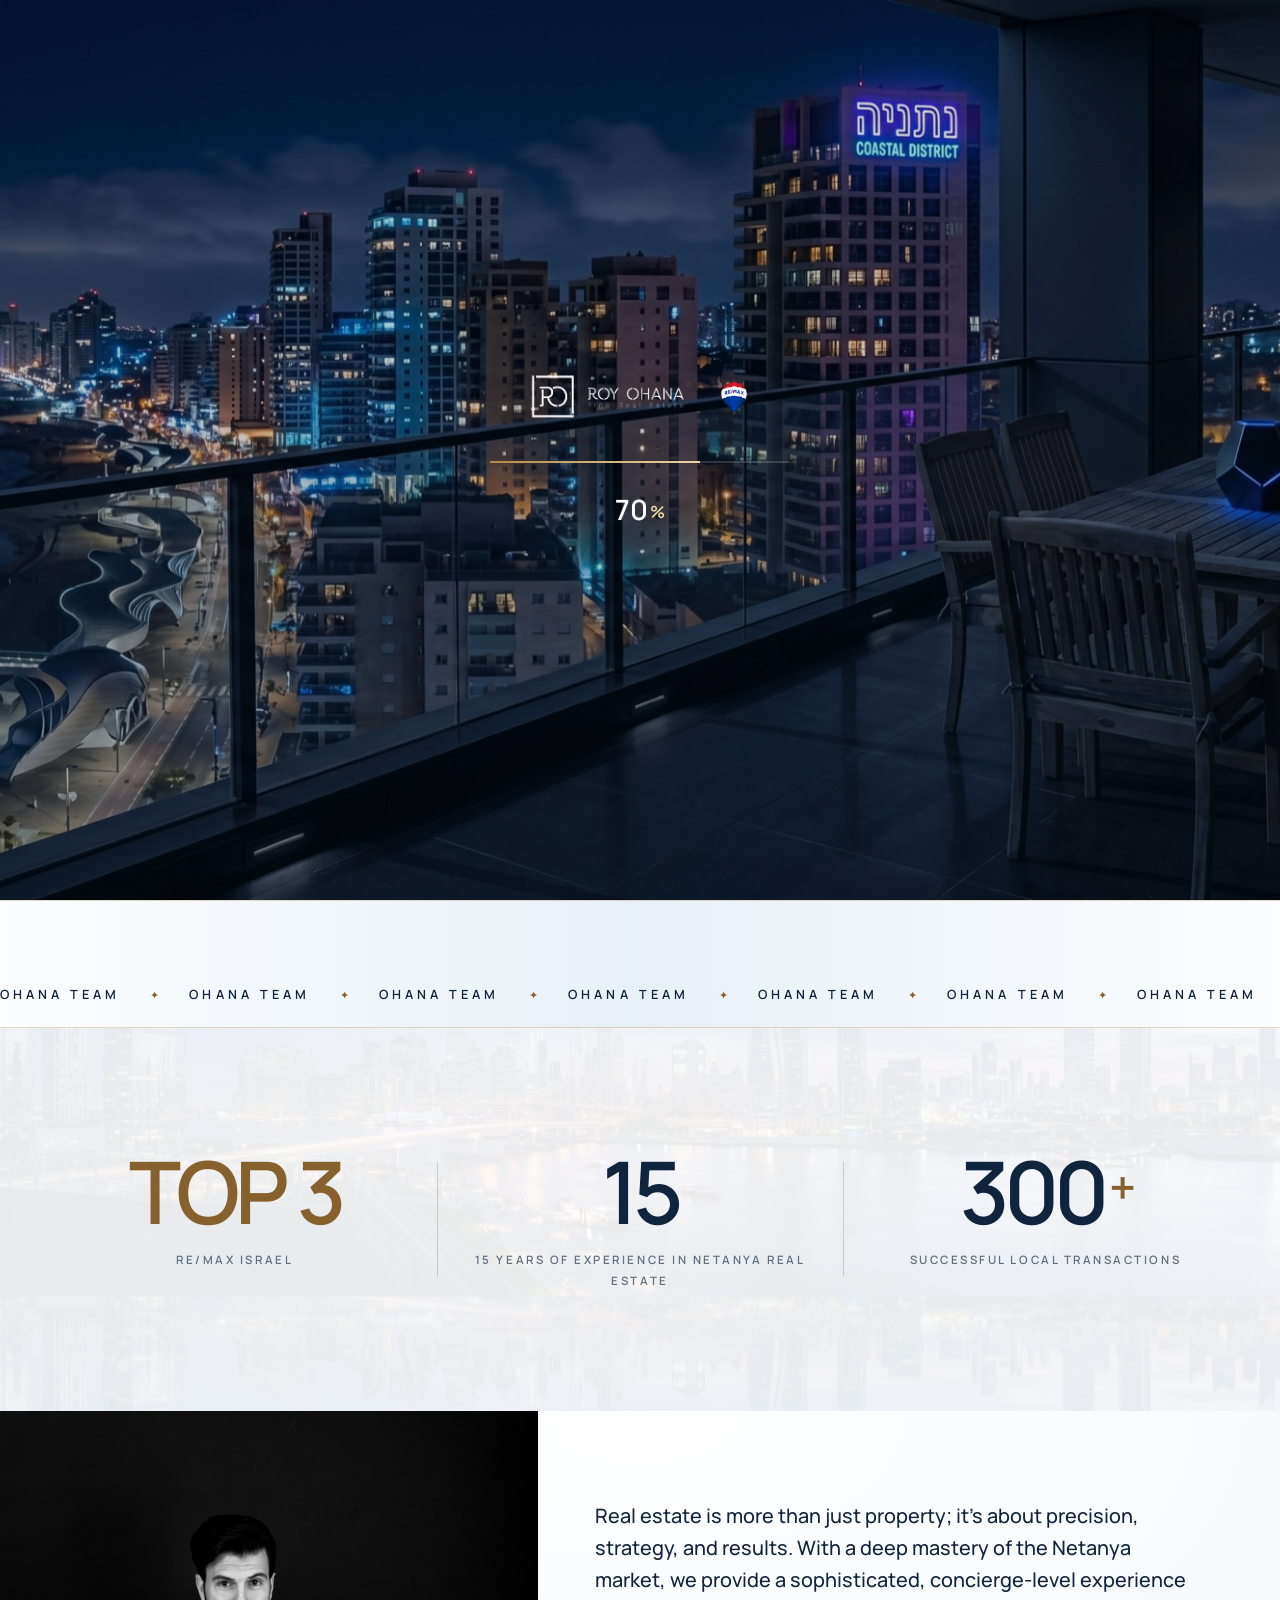
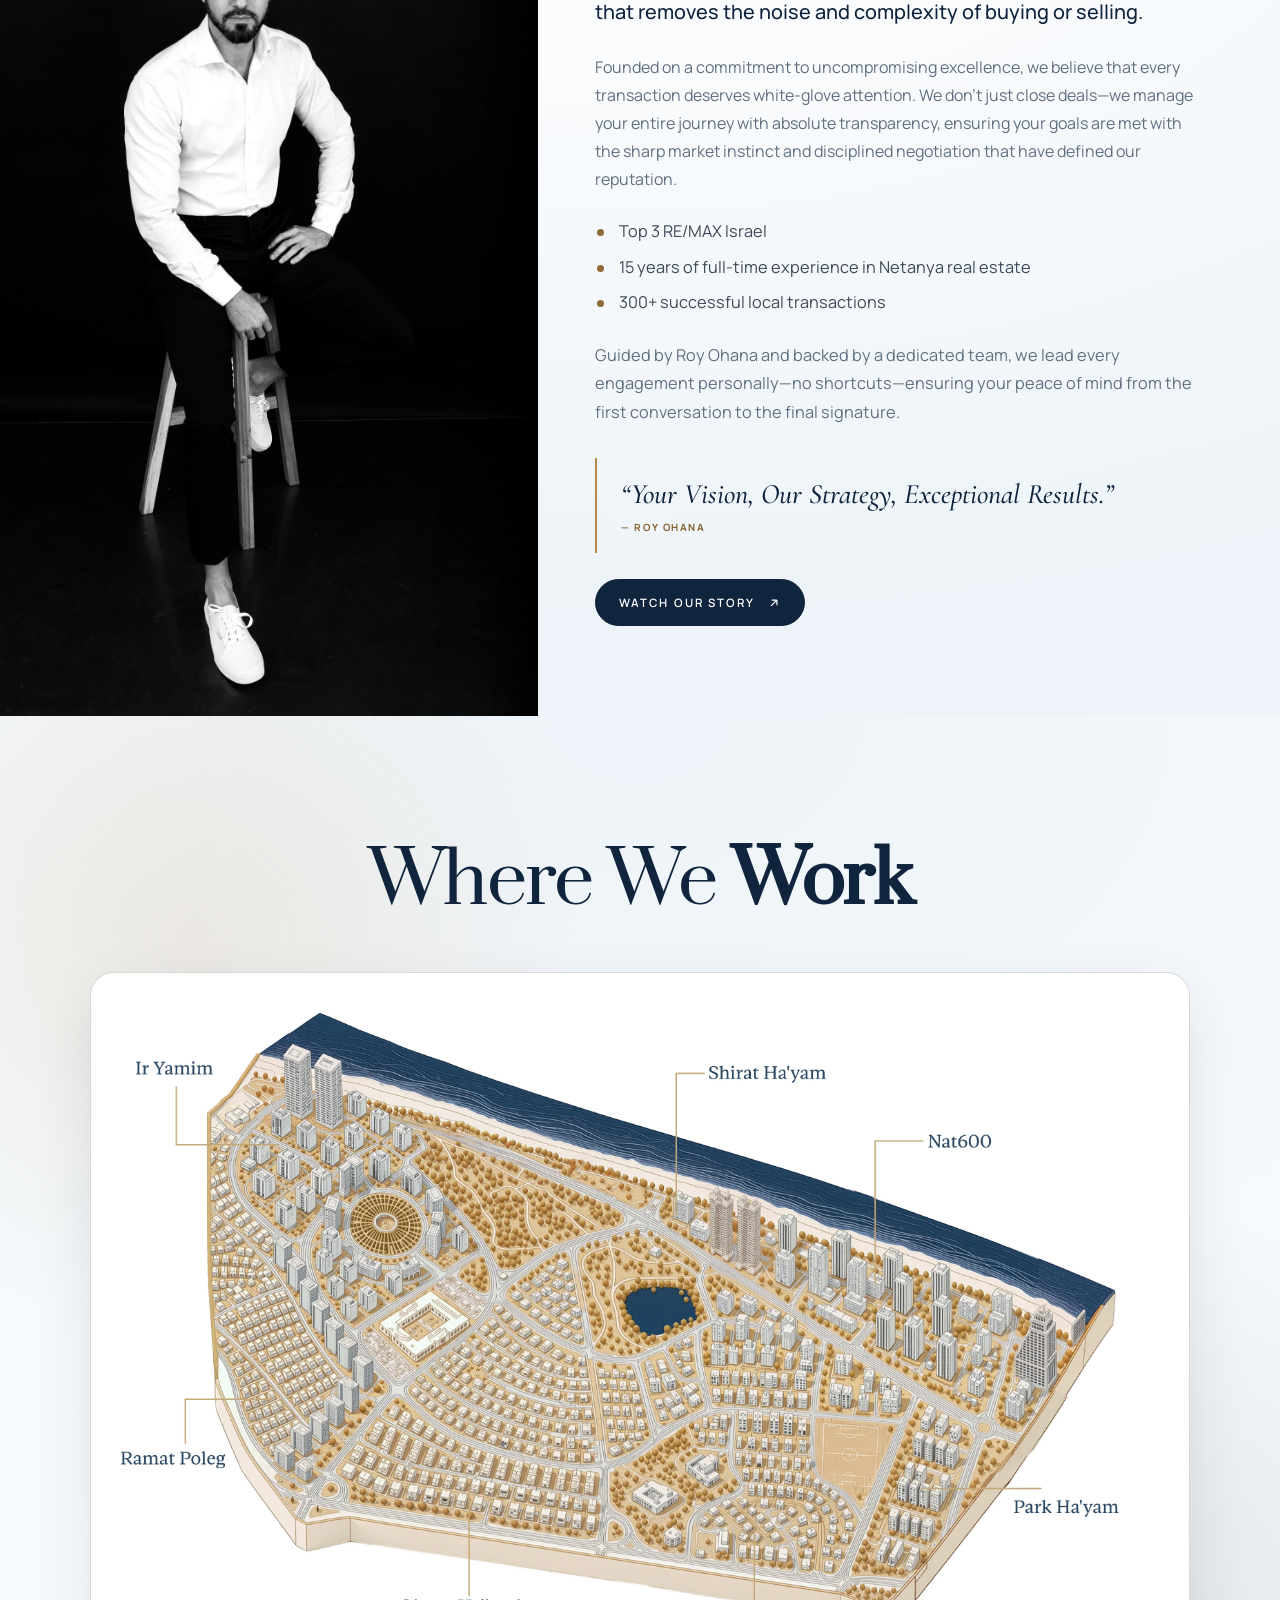
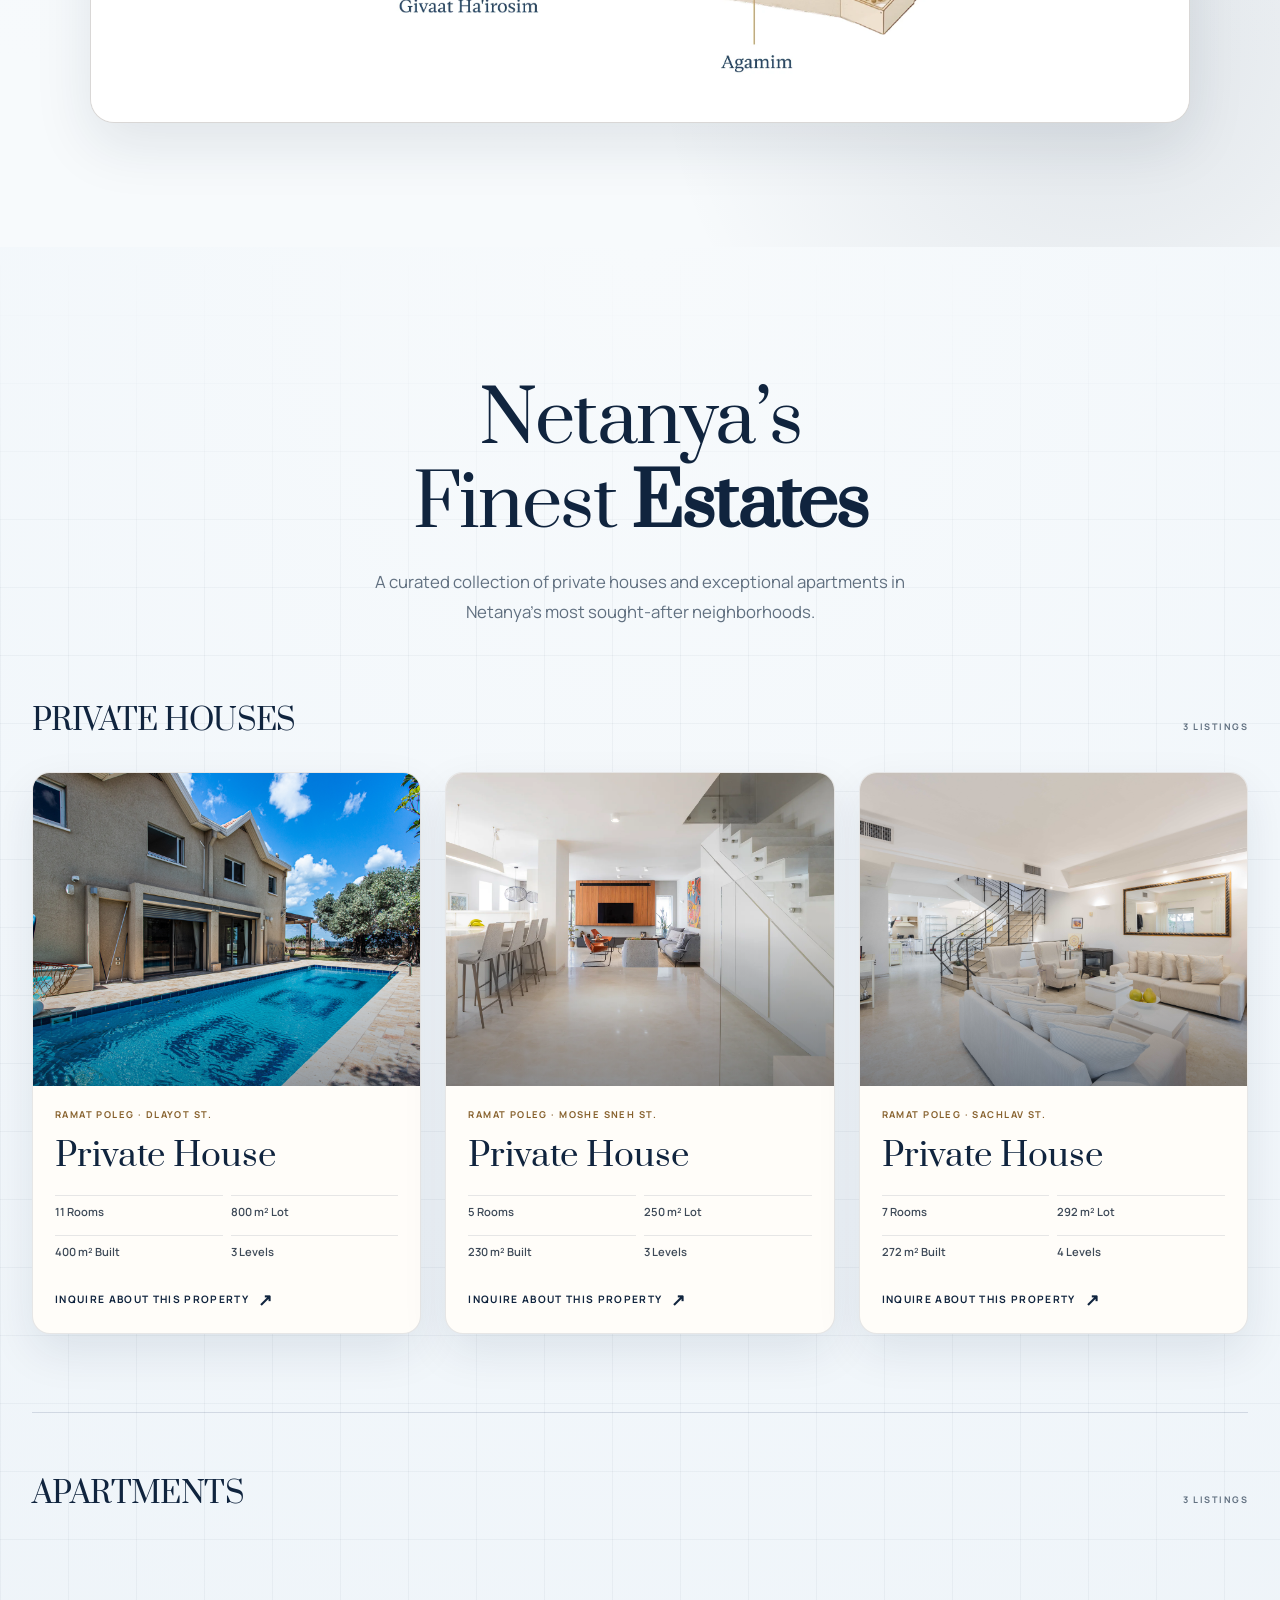
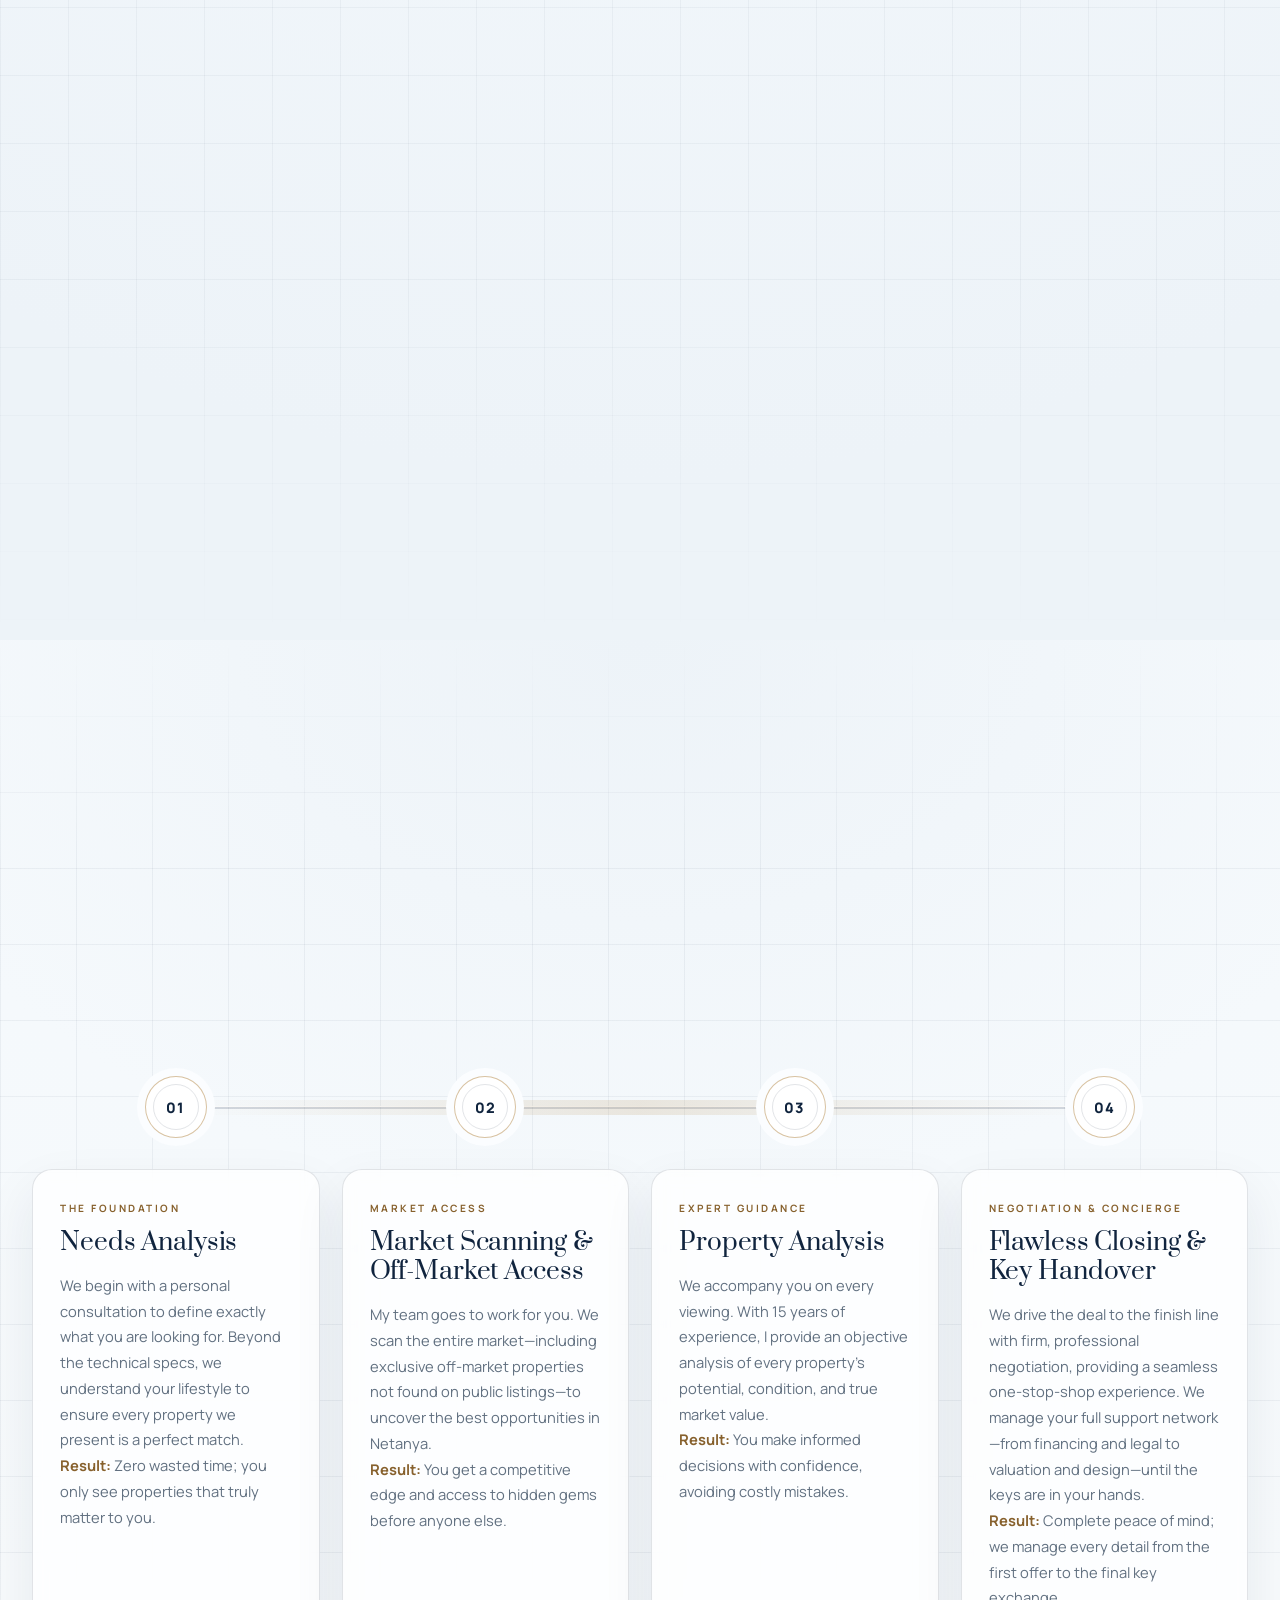
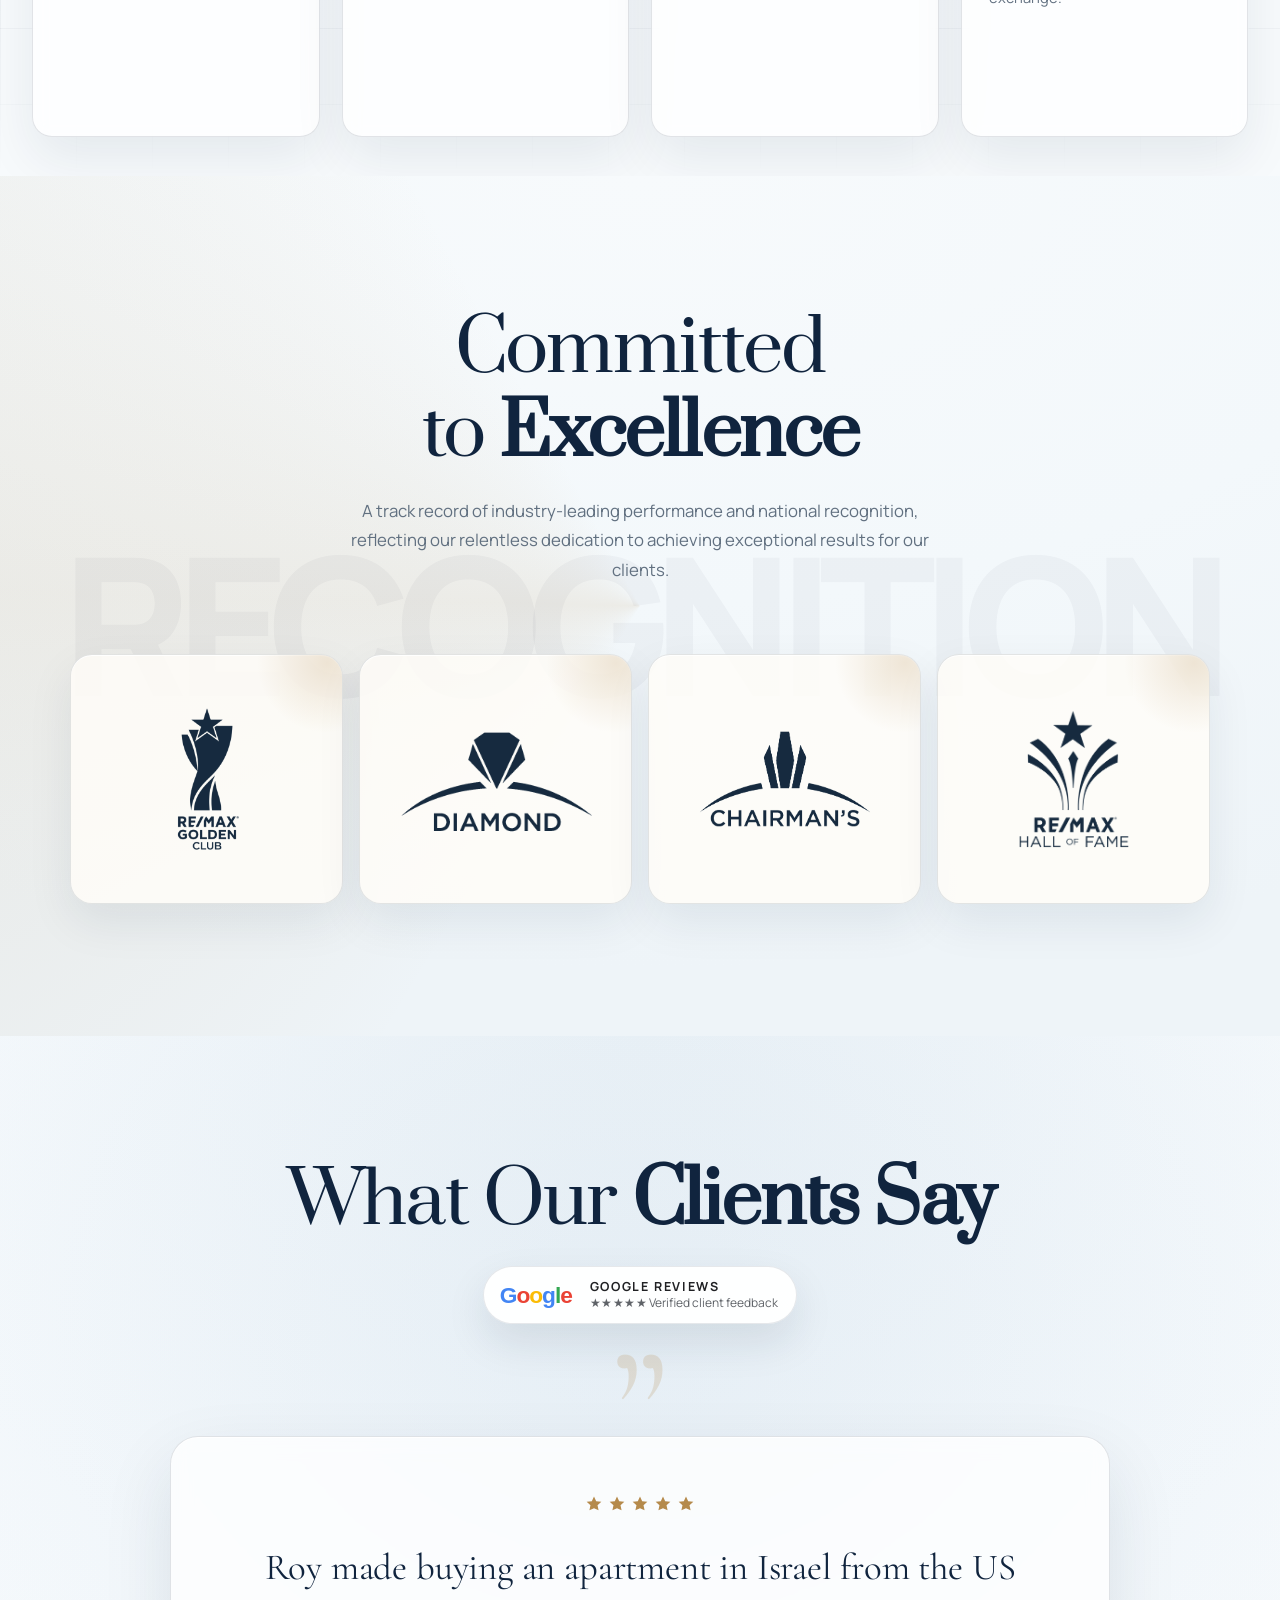
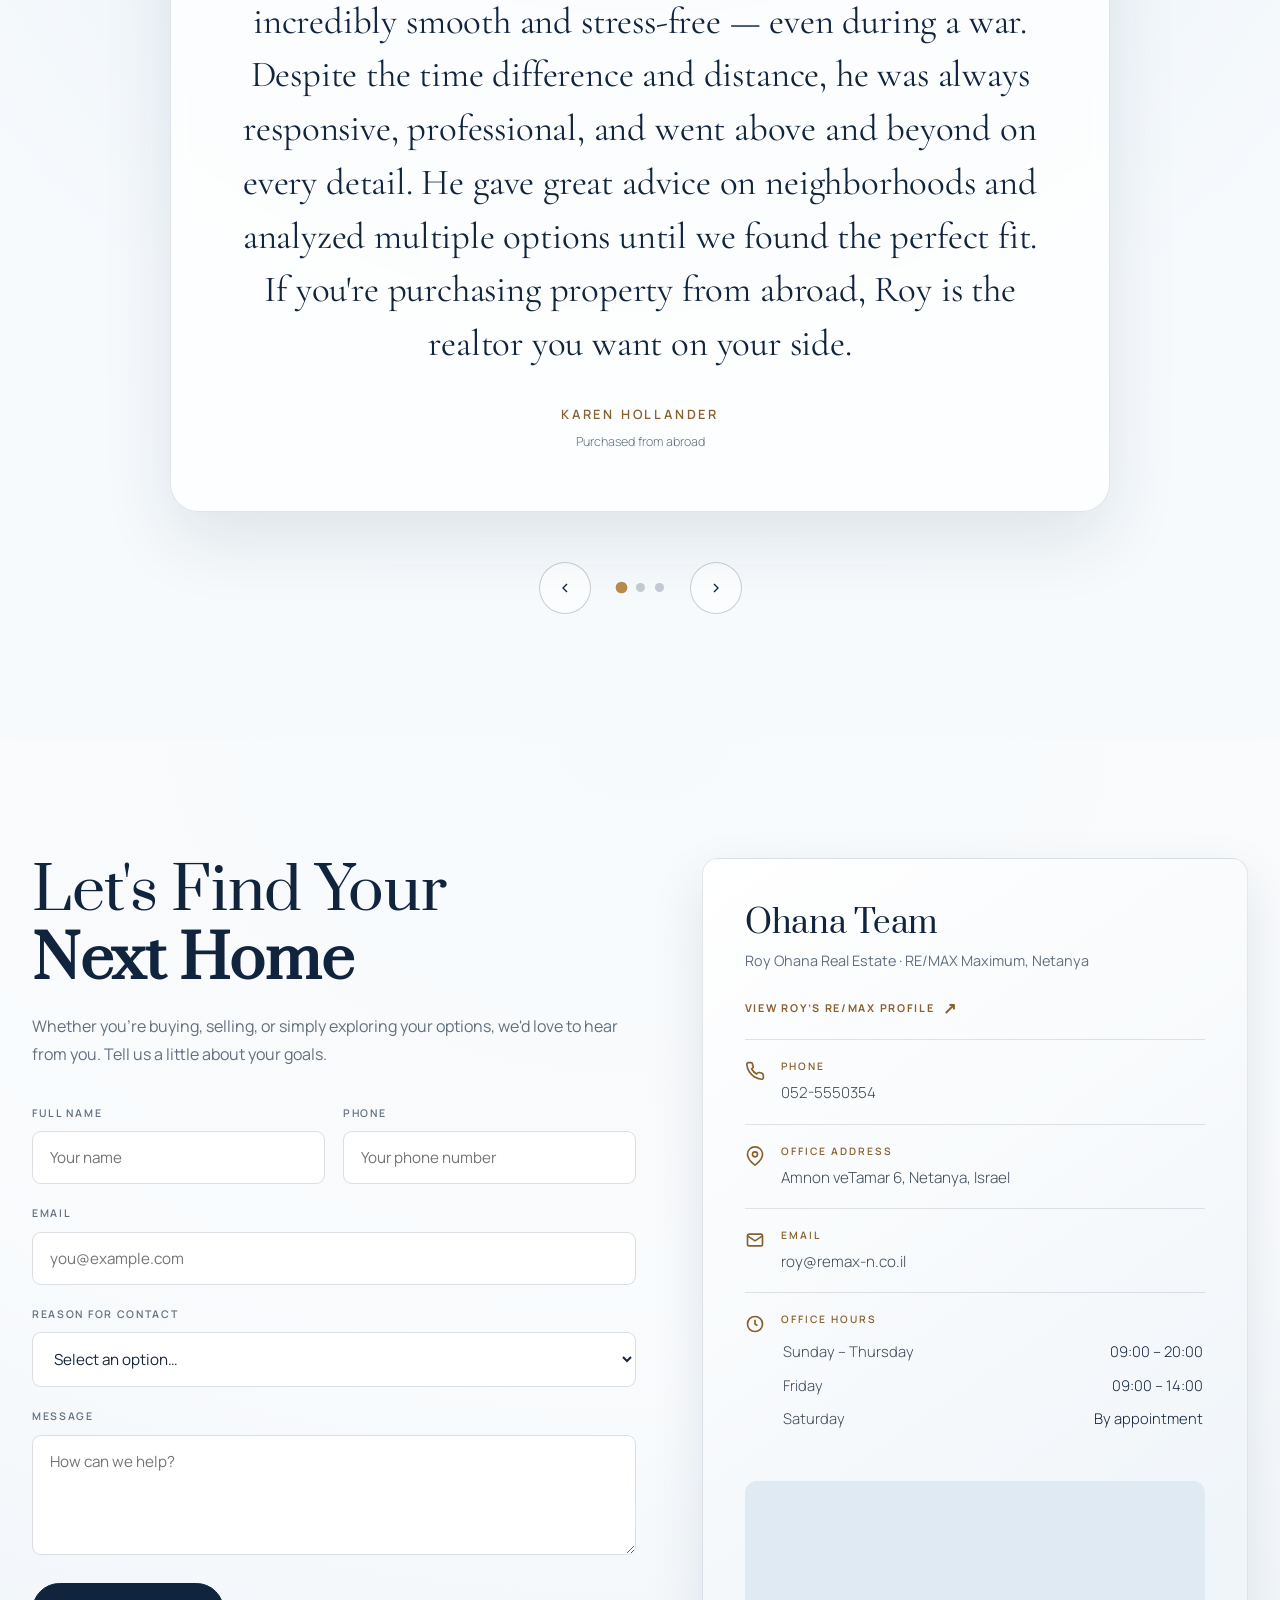
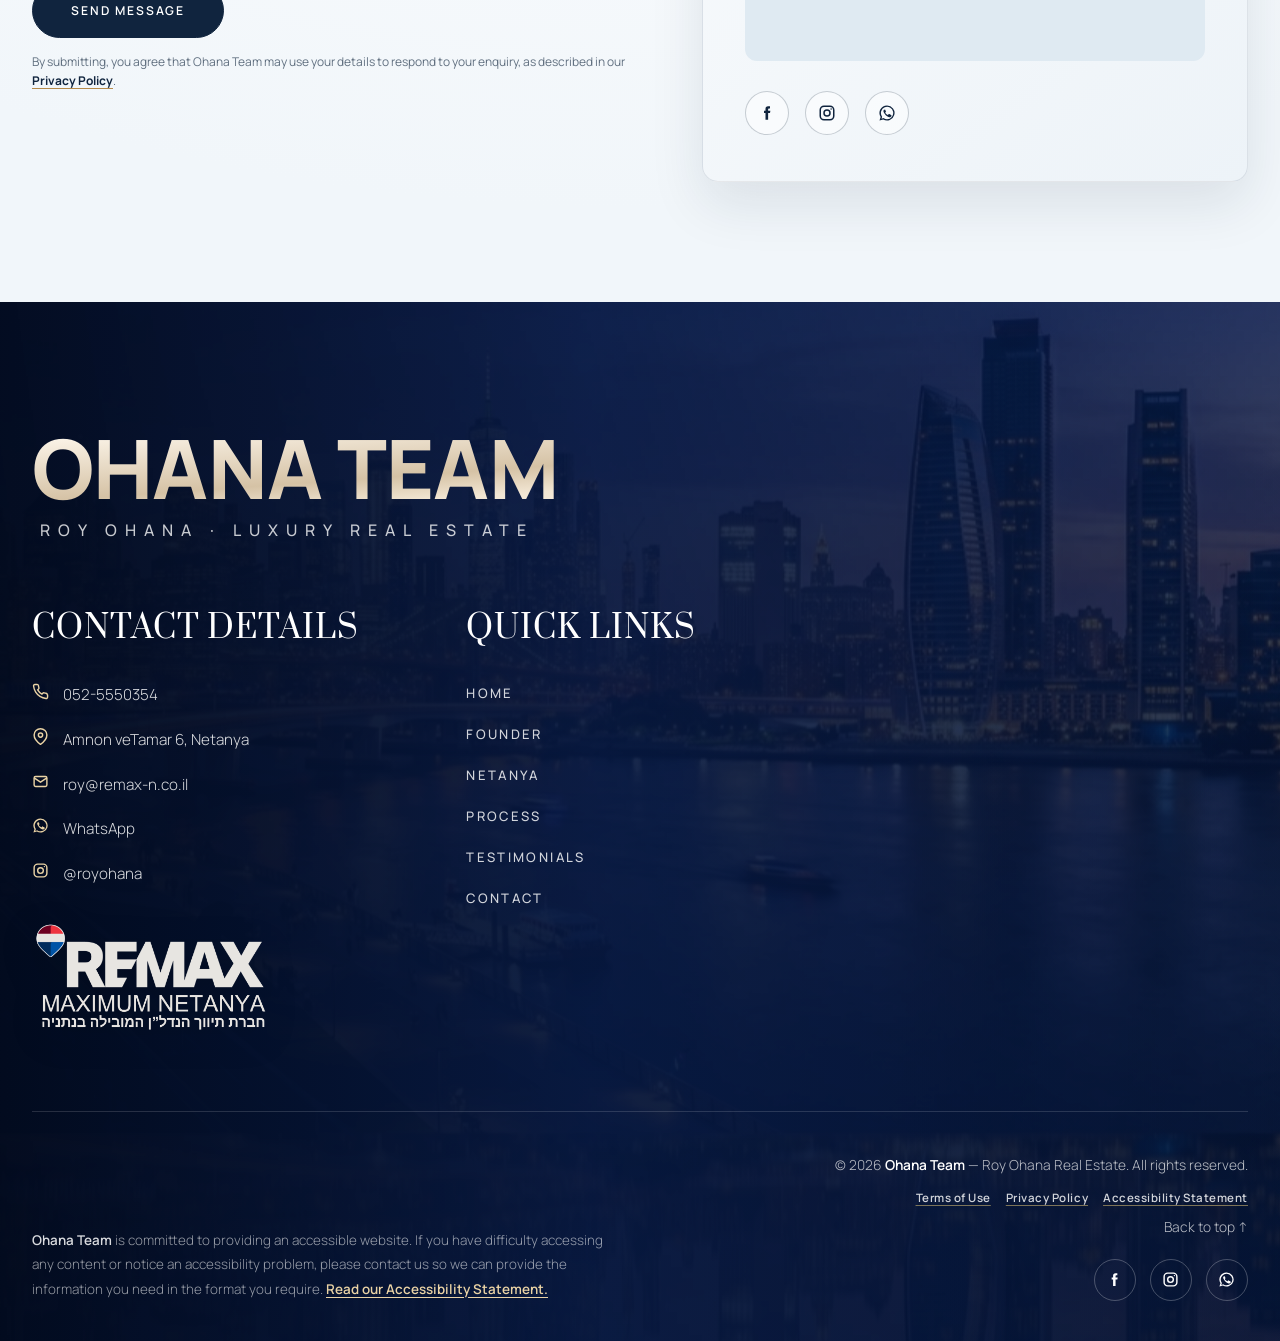
<file: ohana-team-v6-dark-ledger-properties.html>
<!DOCTYPE html>
<html lang="en" dir="ltr">
<head>
<meta charset="UTF-8" />
<meta name="viewport" content="width=device-width, initial-scale=1.0" />
<title>Ohana Team — Netanya Leading Real Estate Team | Curated Properties</title>
<meta name="description" content="Ohana Team — Netanya's leading real estate team, with 15 years of proven local experience and a personal, results-driven approach." />

<!-- Fonts: elegant editorial display + modern body -->
<link rel="preconnect" href="https://fonts.googleapis.com" />
<link rel="preconnect" href="https://fonts.gstatic.com" crossorigin />
<link href="https://fonts.googleapis.com/css2?family=Cormorant+Garamond:ital,wght@0,400;0,500;0,600;1,500;1,600&family=Manrope:wght@300;400;500;600;700&family=Prata&display=swap" rel="stylesheet" />
<script>document.documentElement.classList.add('js');</script>

<style>
/* ============================================================
   OHANA TEAM — Modern Premium Luxury Real Estate
   ============================================================ */
:root{
  /* refined palette — royal navy, warm gold, crisp white */
  --ink:        #071a44;          /* royal navy */
  --ink-2:      #0b2a68;          /* lighter navy — cards / gradients */
  --ink-3:      #020b1f;          /* deepest — footer */
  --bone:       #f6f7fb;          /* clean warm-white */
  --bone-2:     #e8ecf5;          /* alt silver-blue */
  --sand:       #d8dce7;          /* hairline */
  --gold:       #c9a24a;          /* premium gold */
  --gold-2:     #f2d17b;          /* light gold — on dark */
  --gold-ink:   #8b6720;          /* readable gold for small text */
  --gold-accent:#b98726;          /* large gold accents on light */
  --gold-soft:  rgba(201,162,74,.16);
  --teal:       #1e4fa3;          /* royal-blue accent */
  --teal-2:     #356edc;          /* bright blue — glows / gradients */
  --grad-gold:  linear-gradient(118deg,#f7d985 0%,#c9a24a 52%,#8b6720 100%);
  --grad-metal: linear-gradient(176deg,#eceeed 0%,#a9b1ad 44%,#ccd2cf 60%,#f3f5f4 100%);
  --text:       #1b211e;
  --text-2:     #424c47;
  --muted:      #5a625c;
  --line:       rgba(7,26,68,.13);
  --line-d:     rgba(255,255,255,.13);
  --white:      #ffffff;

  --header-h:   88px;
  --maxw:       1280px;
  --ease:       cubic-bezier(.16,.84,.44,1);
  --ease-out:   cubic-bezier(.22,1,.36,1);

  --f-sans:    'Roboto', -apple-system, BlinkMacSystemFont, 'Segoe UI', sans-serif;
  --f-display: 'Roboto Condensed', 'Roboto', -apple-system, BlinkMacSystemFont, sans-serif;
  --f-cond:    'Roboto Condensed', 'Roboto', -apple-system, sans-serif;
}

*,*::before,*::after{ box-sizing:border-box; margin:0; padding:0; }
html{ scroll-behavior:smooth; -webkit-text-size-adjust:100%; }
body{
  font-family:var(--f-sans);
  color:var(--text);
  background:var(--bone);
  line-height:1.75;
  font-weight:400;
  overflow-x:hidden;
  -webkit-font-smoothing:antialiased;
}
/* fine grain texture for premium depth */
body::after{
  content:""; position:fixed; inset:0; pointer-events:none; z-index:1500; opacity:.035;
  mix-blend-mode:overlay;
  background-image:url("data:image/svg+xml,%3Csvg xmlns='http://www.w3.org/2000/svg' width='180' height='180'%3E%3Cfilter id='n'%3E%3CfeTurbulence type='fractalNoise' baseFrequency='0.85' numOctaves='4' stitchTiles='stitch'/%3E%3C/filter%3E%3Crect width='100%25' height='100%25' filter='url(%23n)'/%3E%3C/svg%3E");
}
img{ display:block; max-width:100%; }
a{ color:inherit; text-decoration:none; }
ul{ list-style:none; }
section{ scroll-margin-top:var(--header-h); position:relative; }
main:focus{ outline:none; }
::selection{ background:var(--gold); color:var(--ink); }

/* ---------- a11y utilities ---------- */
:focus-visible{ outline:2.5px solid var(--gold); outline-offset:3px; border-radius:2px; }
.sr-only{ position:absolute; width:1px; height:1px; padding:0; margin:-1px; overflow:hidden; clip:rect(0,0,0,0); white-space:nowrap; border:0; }
.skip-link{ position:absolute; left:16px; top:-70px; z-index:2100; background:var(--ink); color:#fff; padding:13px 22px; border-radius:0 0 8px 8px; font-size:.72rem; letter-spacing:.16em; text-transform:uppercase; transition:top .3s var(--ease); }
.skip-link:focus{ top:0; }
html:not(.js) .reveal{ opacity:1; transform:none; }
html:not(.js) .hero .eyebrow,
html:not(.js) .hero h1,
html:not(.js) .hero p.sub,
html:not(.js) .hero-cta,
html:not(.js) .hero .scroll-cue{ opacity:1 !important; transform:none !important; }

/* ---------- Reusable type ---------- */
.eyebrow{
  display:inline-flex; align-items:center; gap:11px;
  font-size:.7rem; letter-spacing:.3em; text-transform:uppercase;
  font-weight:600; color:var(--gold-ink);
}
.eyebrow::before{ content:""; width:26px; height:1px; background:currentColor; opacity:.7; }
.section-head{ max-width:720px; margin:0 auto 70px; text-align:center; }
.section-head .eyebrow{ margin-bottom:20px; }
.section-head .eyebrow{ gap:16px; }
.section-head .eyebrow::before{ width:54px; height:2px; opacity:1; background:var(--teal); }
.section-head .eyebrow,
.contact-form .eyebrow,
.cta-band .eyebrow,
.founder-eyebrow,
.hero .eyebrow,
.pl-tag{ display:none !important; }
.section-head h2{
  font-family:var(--f-display); font-weight:400;
  font-size:clamp(2.3rem,5vw,3.9rem); line-height:1.04; color:var(--ink);
  letter-spacing:-.01em;
}
.section-head h2 em{ color:var(--gold-accent); }
.section-head p{ margin-top:20px; color:var(--muted); font-size:1.05rem; }

.container{ width:100%; max-width:var(--maxw); margin:0 auto; padding:0 32px; }

/* ---------- Buttons ---------- */
.btn{
  position:relative; display:inline-flex; align-items:center; gap:.7em; overflow:hidden;
  font-family:var(--f-sans); font-size:.76rem; font-weight:600;
  letter-spacing:.16em; text-transform:uppercase;
  padding:18px 38px; border-radius:50px; cursor:pointer;
  border:1.5px solid var(--gold); background:var(--grad-gold); color:var(--ink);
  transition:color .45s var(--ease), border-color .45s var(--ease), box-shadow .45s var(--ease);
  will-change:transform;
}
.btn span{ position:relative; z-index:1; }
.btn::before{
  content:""; position:absolute; inset:0; z-index:0; background:var(--ink);
  transform:translateY(101%); transition:transform .5s var(--ease-out);
}
.btn:hover{ color:#fff; border-color:var(--ink); box-shadow:0 14px 34px rgba(21,19,14,.22); }
.btn:hover::before{ transform:translateY(0); }
.btn:disabled{ cursor:wait; opacity:.68; transform:none !important; }
.btn:disabled::after{ display:none; }
.btn-ghost{ background:transparent; color:#fff; border-color:rgba(255,255,255,.5); }
.btn-ghost::before{ background:#fff; }
.btn-ghost:hover{ color:var(--ink); border-color:#fff; }
.btn-dark{ background:var(--ink); color:#fff; border-color:var(--ink); }
.btn-dark::before{ background:var(--gold); }
.btn-dark:hover{ color:var(--ink); border-color:var(--gold); }
/* micro: light sheen sweep across buttons on hover */
.btn::after{ content:""; position:absolute; top:0; bottom:0; left:-45%; width:35%; z-index:2; background:linear-gradient(100deg, transparent, rgba(255,255,255,.32), transparent); transform:skewX(-18deg); pointer-events:none; opacity:0; }
.btn:hover::after{ animation:btnSheen .9s var(--ease-out); }
@keyframes btnSheen{ 0%{ left:-45%; opacity:0; } 14%{ opacity:1; } 100%{ left:140%; opacity:0; } }

/* ---------- Scroll progress ---------- */
#progress{
  position:fixed; top:0; left:0; height:2px; width:0%;
  background:linear-gradient(90deg,var(--gold),var(--gold-2)); z-index:1200;
  transition:width .1s linear;
}

/* ============================================================
   HEADER
   ============================================================ */
header{
  position:fixed; top:0; left:0; width:100%; z-index:1000;
  height:var(--header-h); display:flex; align-items:center;
  transition:background .5s var(--ease), height .5s var(--ease), box-shadow .5s var(--ease), border-color .5s var(--ease), backdrop-filter .5s var(--ease);
  border-bottom:1px solid transparent;
}
header .container{ display:flex; align-items:center; justify-content:space-between; gap:24px; }
.brand{ display:flex; align-items:center; gap:14px; height:100%; }
.brand img{ height:52px; width:auto; transition:height .5s var(--ease), opacity .3s ease; }
.brand .logo-black{ display:none; }
.brand .remax-logo{
  height:42px; width:auto; object-fit:contain; flex:0 0 auto;
  transform:translateY(1px);
  filter:drop-shadow(0 7px 14px rgba(0,0,0,.18));
  transition:height .5s var(--ease), filter .35s ease, transform .35s ease;
}
nav.main{ display:flex; align-items:center; gap:36px; }
nav.main a{
  font-size:.74rem; letter-spacing:.14em; text-transform:uppercase; font-weight:500;
  color:rgba(255,255,255,.92); position:relative; padding:6px 0; transition:color .3s ease;
}
nav.main a::after{
  content:""; position:absolute; left:0; bottom:0; height:1.5px; width:0;
  background:var(--gold); transition:width .4s var(--ease);
}
nav.main a:hover{ color:#fff; }
nav.main a:hover::after{ width:100%; }
.header-social{ display:flex; align-items:center; gap:15px; padding-left:10px; margin-left:6px; border-left:1px solid rgba(255,255,255,.25); }
.header-social a{ color:#fff; opacity:.8; transition:opacity .3s, color .3s, transform .3s; display:flex; }
.header-social a:hover{ opacity:1; color:var(--gold-2); transform:translateY(-2px); }
.header-social svg{ width:17px; height:17px; }

header.scrolled{ background:rgba(246,244,237,.82); backdrop-filter:saturate(1.4) blur(14px); -webkit-backdrop-filter:saturate(1.4) blur(14px); height:70px; box-shadow:0 10px 40px rgba(21,19,14,.07); border-color:var(--line); }
header.scrolled .brand .logo-white{ display:none; }
header.scrolled .brand .logo-black{ display:block; }
header.scrolled .brand img{ height:40px; }
header.scrolled .brand .remax-logo{ height:32px; filter:drop-shadow(0 5px 10px rgba(7,26,68,.14)); }
header.scrolled nav.main a{ color:var(--text); }
header.scrolled nav.main a:hover{ color:var(--gold-ink); }
header.scrolled .header-social{ border-color:var(--line); }
header.scrolled .header-social a{ color:var(--text); }
header.scrolled .header-social a:hover{ color:var(--gold-ink); }

.burger{ display:none; flex-direction:column; gap:5px; width:30px; height:24px; justify-content:center; cursor:pointer; background:none; border:0; }
.burger span{ display:block; height:2px; width:100%; background:#fff; transition:.35s var(--ease); }
header.scrolled .burger span{ background:var(--ink); }
.burger.active span{ background:#fff; }
.burger.active span:nth-child(1){ transform:translateY(7px) rotate(45deg); }
.burger.active span:nth-child(2){ opacity:0; }
.burger.active span:nth-child(3){ transform:translateY(-7px) rotate(-45deg); }

.mobile-nav{
  position:fixed; inset:0; z-index:999; background:var(--ink);
  display:flex; flex-direction:column; align-items:center; justify-content:center; gap:6px;
  opacity:0; visibility:hidden; transform:translateY(-12px);
  transition:opacity .45s var(--ease), transform .45s var(--ease), visibility .45s;
}
.mobile-nav.open{ opacity:1; visibility:visible; transform:translateY(0); }
.mobile-nav a{ color:#fff; font-family:var(--f-display); font-size:2.1rem; font-weight:400; padding:9px 0; transition:color .3s; }
.mobile-nav a:hover{ color:var(--gold-2); }
.mobile-nav .m-social{ display:flex; gap:22px; margin-top:30px; }
.mobile-nav .m-social a{ font-size:0; color:#fff; }
.mobile-nav .m-social svg{ width:24px; height:24px; }

/* ============================================================
   HERO — full-bleed video
   ============================================================ */
.hero{ position:relative; height:100vh; height:100svh; min-height:600px; width:100%; overflow:hidden; display:flex; align-items:center; }
.hero-video{ position:absolute; inset:0; z-index:0; overflow:hidden; background:var(--ink-3); }
/* Vimeo source is portrait 9:16 — cover the hero edge-to-edge (no letterbox bars) */
.hero-video iframe{
  position:absolute; top:50%; left:50%;
  width:max(100vw, calc(100vh * 9 / 16));
  height:max(100vh, calc(100vw * 16 / 9));
  transform:translate(-50%,-50%) scale(1.02);
  border:0; pointer-events:none;
}
.hero-overlay{
  position:absolute; inset:0; z-index:1;
  background:
    linear-gradient(90deg, rgba(2,11,31,.86) 0%, rgba(7,26,68,.52) 46%, rgba(7,26,68,.18) 100%),
    linear-gradient(to bottom, rgba(2,11,31,.54) 0%, rgba(7,26,68,.28) 40%, rgba(2,11,31,.86) 100%);
}
.hero-inner{ position:relative; z-index:2; width:100%; will-change:transform; }
.hero-content{ max-width:820px; }
.hero .r-mask{ overflow:hidden; }
.hero .eyebrow{ color:var(--gold-2); margin-bottom:26px; transform:translateY(150%); }
.hero .eyebrow::before{ background:var(--gold-2); }
.hero h1{
  font-family:var(--f-display); font-weight:300; color:#fff;
  font-size:clamp(2.9rem,6.8vw,5.8rem); line-height:1.02; letter-spacing:-.015em;
  text-shadow:0 2px 30px rgba(0,0,0,.4); margin-bottom:28px; transform:translateY(112%);
}
.hero h1 em{ font-weight:600; color:var(--gold-2); }
@supports ((-webkit-background-clip:text) or (background-clip:text)){
  .hero h1 em{ background:linear-gradient(100deg,#fff4d2 0%,#f2d17b 28%,#c9a24a 50%,#f2d17b 72%,#fff8df 100%); background-size:220% auto; -webkit-background-clip:text; background-clip:text; -webkit-text-fill-color:transparent; animation:sheen 7s linear infinite; }
}
@keyframes sheen{ from{ background-position:0% center; } to{ background-position:220% center; } }
.hero p.sub{
  color:rgba(255,255,255,.9); font-size:1.1rem; font-weight:300; max-width:560px;
  line-height:1.8; margin-bottom:42px; transform:translateY(118%); text-shadow:0 1px 16px rgba(0,0,0,.5);
}
.hero-cta{ display:flex; flex-wrap:wrap; align-items:center; gap:18px 30px; opacity:0; }
.watch-link{ display:inline-flex; align-items:center; gap:14px; color:#fff; font-size:.76rem; letter-spacing:.16em; text-transform:uppercase; font-weight:500; cursor:pointer; transition:color .3s; background:none; border:0; font-family:var(--f-sans); }
.watch-link:hover{ color:var(--gold-2); }
.watch-link .play{
  width:48px; height:48px; border-radius:50%; border:1.5px solid rgba(255,255,255,.55);
  display:flex; align-items:center; justify-content:center; transition:.4s var(--ease); position:relative;
}
.watch-link .play::after{ content:""; position:absolute; inset:-1.5px; border-radius:50%; border:1.5px solid var(--gold-2); transform:scale(1.25); opacity:0; transition:.5s var(--ease); }
.watch-link:hover .play{ border-color:transparent; background:var(--gold-soft); }
.watch-link:hover .play::after{ transform:scale(1); opacity:1; }
.watch-link .play svg{ width:14px; height:14px; margin-left:2px; }

.hero.ready .eyebrow{ animation:rise 1s var(--ease-out) .55s forwards; }
.hero.ready h1{ animation:rise 1.2s var(--ease-out) .72s forwards; }
.hero.ready p.sub{ animation:rise 1.1s var(--ease-out) 1s forwards; }
.hero.ready .hero-cta{ animation:fadeUp 1s var(--ease-out) 1.25s forwards; }
.hero.ready .hero-video iframe{ animation:heroZoom 2.8s var(--ease-out) .05s forwards; }
.hero.ready .scroll-cue{ animation:cueIn 1s ease 1.7s forwards; }
@keyframes rise{ from{ transform:translateY(112%); } to{ transform:translateY(0); } }
@keyframes fadeUp{ from{opacity:0; transform:translateY(26px);} to{opacity:1; transform:translateY(0);} }
@keyframes heroZoom{ from{ transform:translate(-50%,-50%) scale(1.16); } to{ transform:translate(-50%,-50%) scale(1.02); } }
@keyframes cueIn{ from{opacity:0;} to{opacity:1;} }

.scroll-cue{
  position:absolute; bottom:32px; left:50%; transform:translateX(-50%); z-index:2;
  display:flex; flex-direction:column; align-items:center; gap:10px; color:rgba(255,255,255,.7);
  font-size:.6rem; letter-spacing:.3em; text-transform:uppercase; opacity:0;
}
.scroll-cue .mouse{ width:23px; height:37px; border:1.5px solid rgba(255,255,255,.5); border-radius:14px; position:relative; }
.scroll-cue .mouse::after{ content:""; position:absolute; top:7px; left:50%; transform:translateX(-50%); width:3px; height:7px; background:#fff; border-radius:2px; animation:wheel 1.7s infinite; }
@keyframes wheel{ 0%{opacity:0; top:7px;} 40%{opacity:1;} 100%{opacity:0; top:18px;} }

/* ============================================================
   MARQUEE
   ============================================================ */
.marquee{ background:var(--ink); color:#fff; padding:24px 0; overflow:hidden; white-space:nowrap; }
.marquee-track{ display:inline-flex; align-items:center; gap:38px; animation:scrollx 32s linear infinite; will-change:transform; }
.marquee:hover .marquee-track{ animation-play-state:paused; }
.marquee-track span{ font-family:var(--f-display); font-weight:400; font-size:1.5rem; letter-spacing:.01em; color:rgba(255,255,255,.92); }
.marquee-track i{ color:var(--gold); font-size:.7rem; font-style:normal; }
@keyframes scrollx{ from{transform:translateX(0);} to{transform:translateX(-50%);} }

/* ============================================================
   IMAGE BANDS — animated background reveal (zoom-in) + parallax
   ============================================================ */
.imgband{ position:relative; overflow:hidden; color:#fff; isolation:isolate; }
.imgband-bg{ position:absolute; inset:-10% 0; z-index:0; will-change:transform; }
.imgband-bg img{ width:100%; height:100%; object-fit:cover; transform:scale(1.28); transition:transform 1.9s var(--ease-out); }
.imgband.in .imgband-bg img{ transform:scale(1.06); }
.imgband-overlay{ position:absolute; inset:0; z-index:1; }
.imgband .container{ position:relative; z-index:2; }

/* ============================================================
   STATS — coastal-skyline image band
   ============================================================ */
.stats{ padding:112px 0; }
.stats .imgband-overlay{ background:linear-gradient(180deg, rgba(2,11,31,.84) 0%, rgba(2,11,31,.91) 100%), radial-gradient(75% 100% at 50% 50%, rgba(7,26,68,.18), rgba(2,11,31,.62)); }
.stats-grid{ display:grid; grid-template-columns:repeat(3,1fr); }
.stat{ text-align:center; padding:18px 26px; position:relative; }
.stat + .stat::before{ content:""; position:absolute; left:0; top:50%; transform:translateY(-50%); width:1px; height:64%; background:rgba(255,255,255,.2); }
.stat-num{ font-family:var(--f-display); font-weight:500; font-size:clamp(3rem,7vw,5.4rem); line-height:1; display:flex; justify-content:center; align-items:baseline; letter-spacing:-.02em; color:#eef1f0; background:var(--grad-metal); -webkit-background-clip:text; background-clip:text; -webkit-text-fill-color:transparent; }
.stat-num .plus{ font-size:.55em; margin-left:4px; align-self:center; transform:translateY(-.08em); -webkit-text-fill-color:var(--gold-2); color:var(--gold-2); }
.stat-num.is-text{ background:none; -webkit-text-fill-color:var(--gold-2); color:var(--gold-2); }
.stat-label{ margin-top:16px; font-size:.72rem; letter-spacing:.22em; text-transform:uppercase; color:rgba(255,255,255,.82); font-weight:600; }

/* ============================================================
   FOUNDER — "Meet Roy Ohana" spotlight (jordancohen-style)
   ============================================================ */
.founder{ background:radial-gradient(120% 110% at 72% 22%, #fcfcfb 0%, #edefed 52%, #e0e3e0 100%); color:var(--text); }
.founder-split{ display:grid; grid-template-columns:0.84fr 1.16fr; align-items:stretch; min-height:90vh; }
.founder-photo{ position:relative; overflow:hidden; min-height:420px; }
.founder-photo > img{ width:100%; height:100%; object-fit:cover; object-position:center 18%; transition:transform 1.4s var(--ease); }
.founder:hover .founder-photo > img{ transform:scale(1.04); }
.founder-caption{ position:absolute; left:0; bottom:0; max-width:84%; padding:28px 34px 30px; color:#fff; background:linear-gradient(135deg, rgba(7,26,68,.93), rgba(2,11,31,.96)); }
.founder-caption p{ font-size:.86rem; line-height:1.55; color:rgba(255,255,255,.9); margin-bottom:18px; }
.founder-video{ display:inline-flex; align-items:center; gap:12px; font-family:var(--f-sans); font-size:.72rem; font-weight:600; letter-spacing:.18em; text-transform:uppercase; color:#fff; background:none; border:1px solid rgba(255,255,255,.5); padding:13px 24px; cursor:pointer; transition:.4s var(--ease); }
.founder-video:hover{ background:var(--gold); border-color:var(--gold); color:var(--ink); }
.founder-video svg{ width:14px; height:14px; }
.founder-content{ padding:clamp(56px,7vw,96px) clamp(36px,6vw,104px) clamp(56px,7vw,96px) clamp(34px,4.5vw,72px); align-self:center; max-width:900px; }
.founder-eyebrow{ display:inline-flex; align-items:center; gap:18px; font-size:.78rem; letter-spacing:.42em; text-transform:uppercase; font-weight:600; color:var(--muted); margin-bottom:22px; }
.founder-eyebrow .line{ width:54px; height:2px; background:var(--teal); }
.founder-name{ font-family:var(--f-cond); font-weight:900; text-transform:uppercase; font-size:clamp(3rem,7.4vw,6.6rem); line-height:.9; letter-spacing:-.01em; color:var(--ink); margin-bottom:30px; }
.founder-name .metal{ background:linear-gradient(172deg,#071a44 0%,#1e4fa3 42%,#c9a24a 72%,#071a44 100%); -webkit-background-clip:text; background-clip:text; -webkit-text-fill-color:transparent; color:var(--ink); }
.founder-lead{ font-size:clamp(1.2rem,1.7vw,1.46rem); font-weight:700; line-height:1.42; color:#222a26; margin-bottom:26px; }
.founder-sub{ color:var(--muted); font-size:1.04rem; line-height:1.75; margin-bottom:26px; }
.founder-list{ display:grid; gap:11px; margin-bottom:26px; }
.founder-list li{ position:relative; padding-left:24px; color:var(--text-2); font-size:1.02rem; line-height:1.5; }
.founder-list li::before{ content:""; position:absolute; left:2px; top:.6em; width:7px; height:7px; border-radius:50%; background:var(--teal); }
.founder-close{ color:var(--muted); font-size:1.02rem; line-height:1.75; }
@media (max-width:980px){
  .founder-split{ grid-template-columns:1fr; min-height:0; }
  .founder-photo{ min-height:64vh; }
  .founder-content{ max-width:none; }
}
@media (max-width:560px){
  .founder-photo{ min-height:82vw; }
  .founder-caption{ max-width:100%; padding:22px 22px 24px; }
  .founder-name{ line-height:.94; }
  .founder-content{ padding:48px 22px 56px; }
}

/* ============================================================
   TEAM CARDS
   ============================================================ */
.team{
  padding:126px 0;
  overflow:hidden;
  background:
    radial-gradient(56% 48% at 7% 8%, rgba(53,110,220,.12), transparent 70%),
    radial-gradient(44% 42% at 94% 92%, rgba(201,162,74,.13), transparent 72%),
    linear-gradient(180deg,#e9ece9 0%,#f3f4f2 48%,#e5e9e6 100%);
}
.team::before{
  content:""; position:absolute; inset:0; pointer-events:none; opacity:.32;
  background-image:linear-gradient(rgba(7,26,68,.055) 1px,transparent 1px),linear-gradient(90deg,rgba(7,26,68,.055) 1px,transparent 1px);
  background-size:72px 72px;
  mask-image:linear-gradient(to bottom,transparent,#000 22%,#000 78%,transparent);
}
.team .container{ position:relative; z-index:1; }
.team-grid{ display:grid; grid-template-columns:repeat(3,1fr); gap:26px; align-items:stretch; }
.member{
  position:relative; isolation:isolate; display:flex; flex-direction:column;
  background:rgba(255,255,255,.72); border:1px solid rgba(255,255,255,.82);
  border-radius:24px; overflow:hidden;
  box-shadow:0 20px 54px rgba(7,26,68,.08);
  transition:transform .25s var(--ease-out), box-shadow .55s var(--ease-out), border-color .45s ease;
  transform-style:preserve-3d; backdrop-filter:blur(12px); -webkit-backdrop-filter:blur(12px);
}
.member::before{
  content:""; position:absolute; top:0; left:0; right:0; height:4px;
  background:var(--grad-gold); transform:scaleX(0); transform-origin:left;
  transition:transform .65s var(--ease-out); z-index:5;
}
.member::after{
  content:""; position:absolute; z-index:-1; width:180px; height:180px; right:-100px; bottom:-100px;
  border-radius:50%; background:radial-gradient(circle,rgba(201,162,74,.2),transparent 70%);
  transition:transform .8s var(--ease-out);
}
.member:hover{ transform:translateY(-10px); border-color:rgba(201,162,74,.32); box-shadow:0 34px 76px rgba(7,26,68,.16); }
.member:hover::before{ transform:scaleX(1); }
.member:hover::after{ transform:scale(1.55) translate(-16px,-14px); }
.member-index{
  position:absolute; z-index:4; top:18px; right:18px; width:42px; height:42px;
  border-radius:50%; display:grid; place-items:center;
  font-family:var(--f-cond); font-size:.72rem; font-weight:700; letter-spacing:.12em;
  color:#fff; background:rgba(2,11,31,.7); border:1px solid rgba(255,255,255,.35);
  backdrop-filter:blur(8px); -webkit-backdrop-filter:blur(8px);
}
.member .photo{ position:relative; overflow:hidden; aspect-ratio:5/5.35; background:var(--bone-2); }
.member .photo img{
  width:100%; height:100%; object-fit:cover; object-position:top center;
  filter:grayscale(18%) saturate(.9); transform:scale(1.06);
  transition:transform 1.2s var(--ease-out), filter .65s ease;
}
.member .photo::before{
  content:""; position:absolute; inset:0; z-index:2; pointer-events:none;
  background:linear-gradient(110deg,transparent 20%,rgba(255,255,255,.24) 48%,transparent 72%);
  transform:translateX(-120%); transition:transform 1s var(--ease-out);
}
.member .photo::after{
  content:""; position:absolute; inset:0;
  background:linear-gradient(to top,rgba(2,11,31,.62),transparent 48%);
  opacity:.58; transition:opacity .5s;
}
.member:hover .photo img{ transform:scale(1.11); filter:grayscale(0) saturate(1); }
.member:hover .photo::before{ transform:translateX(120%); }
.member:hover .photo::after{ opacity:.8; }
.member .body{ position:relative; flex:1; padding:31px 28px 34px; }
.member .name{ font-family:var(--f-display); font-size:1.6rem; font-weight:700; text-transform:uppercase; color:var(--ink); line-height:1.08; }
.member .role{ margin-top:8px; font-size:.65rem; letter-spacing:.24em; text-transform:uppercase; color:var(--gold-ink); font-weight:700; }
.member .role-line{ width:42px; height:2px; background:var(--grad-gold); margin:18px 0 20px; transform:scaleX(.55); transform-origin:left; transition:transform .65s var(--ease); }
.member:hover .role-line{ transform:scaleX(1); }
.member .desc{ color:#52605a; font-size:.93rem; line-height:1.76; }

/* ============================================================
   PROCESS
   ============================================================ */
.process{
  padding:126px 0 132px; color:#fff; overflow:hidden;
  background-color:var(--ink);
  background-image:
    radial-gradient(58% 55% at 88% 4%,rgba(53,110,220,.22),transparent 60%),
    radial-gradient(50% 45% at 6% 98%,rgba(201,162,74,.16),transparent 60%);
}
.process::before{
  content:""; position:absolute; inset:0; pointer-events:none; opacity:.18;
  background-image:
    linear-gradient(rgba(255,255,255,.08) 1px,transparent 1px),
    linear-gradient(90deg,rgba(255,255,255,.08) 1px,transparent 1px);
  background-size:76px 76px;
  mask-image:linear-gradient(to bottom,transparent,#000 20%,#000 82%,transparent);
}
.process .container{ position:relative; z-index:1; }
.process .section-head h2{ color:#fff; }
.process .section-head p{ color:rgba(255,255,255,.6); }
.process .section-head .eyebrow{ color:var(--gold-2); }
.process-grid{
  --timeline-progress:0;
  display:grid; grid-template-columns:repeat(4,minmax(0,1fr)); gap:22px;
  position:relative; max-width:1220px; margin:0 auto;
}
.process-line{
  position:absolute; z-index:0; top:30px; left:12.5%; right:12.5%; height:3px;
  border-radius:10px; overflow:visible;
  background:rgba(255,255,255,.14);
  box-shadow:inset 0 1px rgba(255,255,255,.05);
}
.process-line::before{
  content:""; position:absolute; inset:-6px 0; border-radius:20px;
  background:linear-gradient(90deg,transparent,rgba(242,209,123,.12),transparent);
}
.process-line-fill{
  position:absolute; inset:0; border-radius:inherit; transform-origin:left center;
  transform:scaleX(var(--timeline-progress));
  background:linear-gradient(90deg,var(--gold),var(--gold-2));
  box-shadow:0 0 18px rgba(242,209,123,.5);
  transition:transform .12s linear;
}
.process-line-fill::after{
  content:""; position:absolute; top:50%; right:-5px; width:11px; height:11px;
  border-radius:50%; transform:translateY(-50%);
  background:#fff7df; box-shadow:0 0 0 6px rgba(201,162,74,.18),0 0 24px rgba(242,209,123,.72);
}
.step{ position:relative; z-index:1; min-width:0; }
.step-node{
  position:relative; width:62px; height:62px; margin:0 auto 31px;
  display:grid; place-items:center; border-radius:50%;
  border:1px solid rgba(255,255,255,.25); color:rgba(255,255,255,.62);
  background:#102a68; box-shadow:0 0 0 8px var(--ink);
  font-family:var(--f-cond); font-size:.9rem; font-weight:800; letter-spacing:.08em;
  transition:color .55s var(--ease),background .55s var(--ease),border-color .55s var(--ease),box-shadow .55s var(--ease),transform .55s var(--ease);
}
.step-node::after{
  content:""; position:absolute; inset:7px; border:1px solid rgba(255,255,255,.1); border-radius:inherit;
  transition:border-color .55s var(--ease);
}
.step-card{
  height:100%; padding:30px 27px 32px; border-radius:20px;
  border:1px solid rgba(255,255,255,.1);
  background:linear-gradient(145deg,rgba(255,255,255,.075),rgba(255,255,255,.025));
  box-shadow:0 22px 52px rgba(0,0,0,.12);
  backdrop-filter:blur(8px); -webkit-backdrop-filter:blur(8px);
  transition:transform .55s var(--ease-out),border-color .55s var(--ease),background .55s var(--ease),box-shadow .55s var(--ease);
}
.step:hover .step-card{ transform:translateY(-7px); border-color:rgba(242,209,123,.32); background:linear-gradient(145deg,rgba(255,255,255,.105),rgba(255,255,255,.04)); box-shadow:0 30px 64px rgba(0,0,0,.2); }
.step.reached .step-node{
  color:var(--ink); background:var(--gold-2); border-color:#fff1bf;
  transform:scale(1.08); box-shadow:0 0 0 8px var(--ink),0 0 32px rgba(242,209,123,.42);
}
.step.reached .step-node::after{ border-color:rgba(7,26,68,.2); }
.step .phase{ font-size:.63rem; letter-spacing:.25em; text-transform:uppercase; color:var(--gold-2); font-weight:700; }
.step h3{ margin-top:10px; font-family:var(--f-display); font-size:1.52rem; font-weight:700; color:#fff; line-height:1.18; }
.step p{ margin-top:16px; color:rgba(255,255,255,.62); font-size:.92rem; line-height:1.75; }

/* ============================================================
   AWARDS
   ============================================================ */
.awards{
  padding:132px 0; overflow:hidden; color:var(--text);
  background:
    radial-gradient(48% 70% at 10% 8%,rgba(53,110,220,.13),transparent 70%),
    radial-gradient(48% 65% at 94% 94%,rgba(201,162,74,.17),transparent 72%),
    linear-gradient(180deg,#fbfcff 0%,#edf1f8 100%);
}
.awards::before{
  content:""; position:absolute; inset:-30%; pointer-events:none; opacity:.8;
  background:conic-gradient(from 210deg at 50% 50%,transparent,rgba(201,162,74,.11),transparent 34%);
  animation:awardAmbient 16s linear infinite;
}
.awards::after{
  content:"TOP 3"; position:absolute; left:50%; top:52%; z-index:0; pointer-events:none;
  transform:translate(-50%,-50%); white-space:nowrap;
  font-family:var(--f-cond); font-size:clamp(9rem,23vw,22rem); font-weight:900; letter-spacing:-.08em;
  color:rgba(7,26,68,.032);
}
.awards .container{ position:relative; z-index:1; }
.awards .section-head h2{ color:var(--ink); }
.awards .section-head h2 em{ color:var(--gold-accent); }
.awards .section-head .eyebrow{ color:var(--gold-ink); }
.awards .section-head p{ color:var(--muted); }
.award-showcase{
  position:relative; max-width:1040px; margin:0 auto; display:grid;
  grid-template-columns:.9fr 1.1fr; align-items:center; gap:clamp(36px,7vw,90px);
  padding:clamp(38px,6vw,72px); border:1px solid rgba(7,26,68,.1); border-radius:32px;
  background:linear-gradient(135deg,rgba(255,255,255,.96),rgba(247,250,248,.74));
  box-shadow:0 32px 80px rgba(7,26,68,.12),inset 0 1px #fff;
  backdrop-filter:blur(18px); -webkit-backdrop-filter:blur(18px);
}
.award-showcase::after{
  content:""; position:absolute; inset:0; border-radius:inherit; pointer-events:none;
  background:linear-gradient(120deg,transparent 22%,rgba(201,162,74,.1) 48%,transparent 72%);
  background-size:240% 100%; animation:awardSheen 7s var(--ease) infinite;
}
.award-emblem{
  position:relative; width:min(100%,334px); min-height:364px; margin:auto;
  display:flex; flex-direction:column; align-items:center; justify-content:center;
  padding:38px 32px 34px; border-radius:38px;
  background:
    linear-gradient(145deg,rgba(255,255,255,.96),rgba(246,248,253,.76)),
    radial-gradient(80% 70% at 50% 0%,rgba(242,209,123,.18),transparent 64%);
  border:1px solid rgba(201,162,74,.32);
  box-shadow:inset 0 1px #fff, inset 0 0 55px rgba(201,162,74,.1),0 24px 62px rgba(7,26,68,.13);
  overflow:hidden;
}
.award-emblem::before,.award-emblem::after{ content:""; position:absolute; pointer-events:none; }
.award-emblem::before{
  inset:16px; border-radius:30px; border:1px solid rgba(201,162,74,.28);
  box-shadow:inset 0 0 0 1px rgba(255,255,255,.55);
}
.award-emblem::after{
  width:210px; height:210px; left:50%; top:-78px; transform:translateX(-50%);
  border-radius:50%; background:radial-gradient(circle,rgba(242,209,123,.28),rgba(242,209,123,0) 68%);
}
.award-trophy{
  position:relative; z-index:2; width:94px; height:94px; display:grid; place-items:center;
  color:var(--gold); border-radius:50%;
  background:linear-gradient(145deg,#fff8dd,#f6d87d 58%,#b88726);
  border:1px solid rgba(139,103,32,.22);
  box-shadow:0 16px 34px rgba(139,103,32,.18), inset 0 2px rgba(255,255,255,.75);
}
.award-trophy::after{
  content:""; position:absolute; inset:9px; border-radius:50%; border:1px solid rgba(255,255,255,.5);
}
.award-trophy svg{ position:relative; z-index:1; width:63%; height:63%; color:#8b6720; filter:drop-shadow(0 4px 5px rgba(255,255,255,.22)); }
.award-rank{ position:relative; z-index:2; text-align:center; line-height:.82; margin-top:20px; }
.award-rank small{ display:block; margin-bottom:10px; font-size:.72rem; letter-spacing:.52em; text-indent:.52em; color:var(--gold-ink); font-weight:900; }
.award-rank strong{
  display:block; font-family:var(--f-cond); font-size:clamp(6.2rem,12vw,8.8rem); font-weight:900;
  letter-spacing:-.08em; color:var(--ink); text-shadow:0 10px 30px rgba(7,26,68,.12);
}
.award-ribbon{
  position:relative; z-index:2; margin-top:22px; padding:11px 22px 10px;
  border-radius:999px; background:linear-gradient(118deg,var(--ink),var(--ink-2));
  color:#fff; font-size:.66rem; letter-spacing:.22em; text-transform:uppercase; font-weight:800;
  box-shadow:0 14px 30px rgba(7,26,68,.18);
}
.award-copy .kicker{ display:flex; align-items:center; gap:14px; font-size:.65rem; letter-spacing:.28em; text-transform:uppercase; color:var(--gold-ink); font-weight:800; }
.award-copy .kicker::before{ content:""; width:42px; height:2px; background:var(--gold); }
.award-copy h3{ margin-top:18px; font-family:var(--f-display); font-size:clamp(2.8rem,6vw,5.3rem); line-height:.92; text-transform:uppercase; color:var(--ink); }
.award-copy h3 span{ display:block; color:var(--gold-accent); }
.award-copy p{ max-width:460px; margin-top:24px; color:var(--muted); font-size:1.04rem; line-height:1.75; }
.award-proof{ display:flex; align-items:center; gap:12px; margin-top:31px; font-size:.65rem; letter-spacing:.18em; text-transform:uppercase; color:var(--text-2); font-weight:600; }
.award-proof i{ width:8px; height:8px; border-radius:50%; background:var(--gold); box-shadow:0 0 0 7px rgba(201,162,74,.13); animation:awardPulse 2.4s ease-out infinite; }
@keyframes awardOrbit{ to{ transform:rotate(360deg); } }
@keyframes awardAmbient{ to{ transform:rotate(360deg); } }
@keyframes awardSheen{ 0%,45%{ background-position:180% 0; } 75%,100%{ background-position:-80% 0; } }
@keyframes awardPulse{ 0%{ box-shadow:0 0 0 0 rgba(201,162,74,.32); } 70%,100%{ box-shadow:0 0 0 12px rgba(201,162,74,0); } }

/* ============================================================
   TESTIMONIALS
   ============================================================ */
.testimonials{ padding:124px 0; color:#fff; position:relative; overflow:hidden; background-color:var(--ink); background-image:radial-gradient(55% 50% at 10% 14%, rgba(53,110,220,.18), transparent 60%), radial-gradient(52% 48% at 92% 90%, rgba(201,162,74,.16), transparent 60%); }
/* micro: slow drifting teal aurora */
.testimonials::before{ content:""; position:absolute; inset:-25%; z-index:0; pointer-events:none; background:radial-gradient(36% 46% at 32% 42%, rgba(242,209,123,.16), transparent 60%); animation:aurora 17s ease-in-out infinite alternate; }
.testimonials .container{ position:relative; z-index:1; }
@keyframes aurora{ 0%{ transform:translate(0,0); } 50%{ transform:translate(9%,7%) scale(1.08); } 100%{ transform:translate(-7%,-5%) scale(1.02); } }
.testimonials .section-head h2{ color:#fff; }
.testimonials .section-head .eyebrow{ color:var(--gold-2); }
.testimonials .section-head h2 em{ color:var(--gold-2); }
.testimonials .quote-mark{ font-family:var(--f-display); font-size:11rem; line-height:.6; color:var(--gold); opacity:.2; text-align:center; height:78px; }
.google-reviews-badge{
  width:max-content; max-width:100%; margin:-10px auto 34px;
  display:flex; align-items:center; gap:18px; padding:13px 18px 13px 16px;
  border-radius:999px; background:rgba(255,255,255,.96); color:#202124;
  border:1px solid rgba(255,255,255,.34); box-shadow:0 22px 54px rgba(0,0,0,.22);
}
.google-wordmark{ display:inline-flex; align-items:center; font-family:Arial,Helvetica,sans-serif; font-size:1.42rem; font-weight:700; line-height:1; letter-spacing:-.045em; }
.google-wordmark i{ font-style:normal; }
.google-wordmark .g-blue{ color:#4285f4; }
.google-wordmark .g-red{ color:#ea4335; }
.google-wordmark .g-yellow{ color:#fbbc05; }
.google-wordmark .g-green{ color:#34a853; }
.google-badge-copy{ display:grid; gap:2px; text-align:left; line-height:1.15; }
.google-badge-copy strong{ font-size:.78rem; letter-spacing:.13em; text-transform:uppercase; color:#202124; }
.google-badge-copy span{ font-size:.75rem; color:#5f6368; }
.google-badge-stars{ color:#fbbc05; letter-spacing:.04em; font-size:.82rem; }
.t-viewport{ max-width:940px; margin:0 auto; display:grid; }
.t-slide{
  grid-area:1 / 1; text-align:center; opacity:0; visibility:hidden; transform:translateY(18px);
  transition:opacity .8s var(--ease-out), transform .8s var(--ease-out), visibility .8s; pointer-events:none;
  border:1px solid rgba(255,255,255,.14); border-radius:28px;
  padding:clamp(32px,6vw,58px); background:linear-gradient(145deg,rgba(255,255,255,.09),rgba(255,255,255,.035));
  box-shadow:0 28px 70px rgba(0,0,0,.2),inset 0 1px rgba(255,255,255,.08);
  backdrop-filter:blur(10px); -webkit-backdrop-filter:blur(10px);
}
.t-slide.active{ opacity:1; visibility:visible; transform:none; pointer-events:auto; }
.t-stars{ display:flex; justify-content:center; gap:5px; color:var(--gold); margin-bottom:28px; }
.t-stars svg{ width:18px; height:18px; }
.t-text{ font-family:var(--f-display); font-weight:300; font-size:clamp(1.35rem,2.7vw,2rem); line-height:1.5; color:#fff; }
.t-author{ margin-top:32px; }
.t-author .nm{ font-size:.8rem; letter-spacing:.22em; text-transform:uppercase; color:var(--gold-2); font-weight:600; }
.t-author .loc{ margin-top:6px; font-size:.78rem; color:rgba(255,255,255,.55); font-weight:300; }
.t-controls{ display:flex; align-items:center; justify-content:center; gap:26px; margin-top:50px; }
.t-arrow{ width:52px; height:52px; border-radius:50%; border:1px solid rgba(255,255,255,.28); background:none; color:#fff; cursor:pointer; display:flex; align-items:center; justify-content:center; transition:.4s var(--ease); }
.t-arrow:hover{ background:var(--gold); border-color:var(--gold); color:var(--ink); }
.t-arrow svg{ width:16px; height:16px; }
.t-dots{ display:flex; gap:10px; }
.t-dot{ width:9px; height:9px; border-radius:50%; background:rgba(255,255,255,.25); border:0; cursor:pointer; padding:0; transition:.35s; }
.t-dot.active{ background:var(--gold); transform:scale(1.3); }

/* ============================================================
   CTA BAND — balcony image
   ============================================================ */
.cta-band{ padding:clamp(120px,16vw,185px) 0; text-align:center; }
.cta-band .imgband-overlay{ background:linear-gradient(180deg, rgba(2,11,31,.64) 0%, rgba(2,11,31,.84) 100%), radial-gradient(60% 80% at 50% 40%, rgba(7,26,68,.14), rgba(2,11,31,.5)); }
.cta-band .eyebrow{ color:var(--gold-2); justify-content:center; margin-bottom:22px; }
.cta-band .eyebrow::before{ background:var(--gold-2); }
.cta-band h2{ font-family:var(--f-display); font-weight:400; color:#fff; font-size:clamp(2.6rem,5.8vw,4.8rem); line-height:.98; letter-spacing:-.03em; max-width:18ch; margin:0 auto; text-wrap:balance; }
.cta-band h2 em{ color:var(--gold-2); font-weight:600; font-style:normal; }
.cta-band p{ margin:24px auto 38px; max-width:560px; color:rgba(255,255,255,.85); font-size:1.06rem; }

/* ============================================================
   CONTACT
   ============================================================ */
.contact{ padding:120px 0; background:var(--bone); }
.contact-grid{ display:grid; grid-template-columns:1.05fr .95fr; gap:66px; align-items:start; }
.contact-form .eyebrow{ margin-bottom:18px; gap:16px; }
.contact-form .eyebrow::before{ width:54px; height:2px; opacity:1; background:var(--teal); }
.contact-form h2{ font-family:var(--f-display); font-size:clamp(2.1rem,4.2vw,3.2rem); font-weight:400; color:var(--ink); line-height:1.06; margin-bottom:16px; letter-spacing:-.01em; }
.contact-form h2 em{ color:var(--gold-accent); }
.contact-form p.lead{ color:var(--muted); margin-bottom:36px; }
.field{ margin-bottom:20px; }
.field label{ display:block; font-size:.66rem; letter-spacing:.16em; text-transform:uppercase; color:var(--muted); margin-bottom:9px; font-weight:600; }
.field input,.field select,.field textarea{
  width:100%; font-family:var(--f-sans); font-size:.95rem; color:var(--text);
  background:#fff; border:1px solid var(--line); border-radius:9px; padding:15px 17px;
  transition:border-color .3s, box-shadow .3s;
}
.field input:focus,.field select:focus,.field textarea:focus{ outline:none; border-color:var(--gold-ink); box-shadow:0 0 0 3px var(--gold-soft); }
.field textarea{ resize:vertical; min-height:120px; }
.row-2{ display:grid; grid-template-columns:1fr 1fr; gap:18px; }
.form-note{ margin-top:18px; padding:15px 18px; border-radius:9px; background:var(--gold-soft); border:1px solid var(--gold-ink); color:var(--ink); font-size:.9rem; display:none; }
.form-note.is-error{ background:rgba(190,45,45,.1); border-color:rgba(190,45,45,.4); color:#7e1f1f; }
.form-note.show{ display:block; animation:fadeUp .5s var(--ease) forwards; }
.form-privacy{ margin:14px 0 0; color:var(--muted); font-size:.75rem; line-height:1.65; }
.form-privacy a{ color:var(--ink); font-weight:700; text-decoration:underline; text-decoration-color:var(--gold); text-underline-offset:3px; }

.contact-info{ background:var(--ink); color:#fff; border-radius:16px; padding:46px 42px; }
.contact-info h3{ font-family:var(--f-display); font-size:1.8rem; font-weight:500; margin-bottom:6px; }
.contact-info .sub{ color:rgba(255,255,255,.6); font-size:.9rem; margin-bottom:18px; }
.market-flags{
  display:flex; flex-wrap:wrap; gap:8px; margin-bottom:30px;
}
.market-flags span{
  display:inline-flex; align-items:center; gap:7px;
  padding:7px 11px; border-radius:999px; border:1px solid rgba(255,255,255,.14);
  background:rgba(255,255,255,.07); color:rgba(255,255,255,.86);
  font-size:.72rem; letter-spacing:.08em; text-transform:uppercase; font-weight:600;
}
.market-flags b{ font-size:1rem; line-height:1; }
.info-row{ display:flex; gap:16px; padding:18px 0; border-top:1px solid rgba(255,255,255,.12); }
.info-row:first-of-type{ border-top:0; }
.info-row .ic{ color:var(--gold-2); flex:0 0 auto; margin-top:3px; }
.info-row .ic svg{ width:20px; height:20px; }
.info-row .lbl{ font-size:.64rem; letter-spacing:.2em; text-transform:uppercase; color:var(--gold-2); margin-bottom:5px; font-weight:600; }
.info-row .val{ font-size:.95rem; color:rgba(255,255,255,.85); font-weight:300; line-height:1.6; }
.info-row .val a{ color:inherit; text-decoration:none; transition:color .3s; }
.info-row .val a:hover{ color:var(--gold-2); }
.hours-tbl{ width:100%; font-size:.92rem; color:rgba(255,255,255,.85); font-weight:300; }
.hours-tbl td{ padding:3px 0; }
.hours-tbl td:last-child{ text-align:right; color:#fff; }
.map-embed{ margin-top:26px; border-radius:12px; overflow:hidden; height:180px; background:var(--ink-2); }
.map-embed iframe{ width:100%; height:100%; border:0; filter:grayscale(.3) contrast(1.05) brightness(.95); }
.contact-info .socials{ display:flex; gap:16px; margin-top:30px; }
.contact-info .socials a{ width:44px; height:44px; border-radius:50%; border:1px solid rgba(255,255,255,.25); display:flex; align-items:center; justify-content:center; color:#fff; transition:.4s var(--ease); }
.contact-info .socials a:hover{ background:var(--gold); border-color:var(--gold); color:var(--ink); transform:translateY(-3px); }
.contact-info .socials svg{ width:18px; height:18px; }

/* ============================================================
   FOOTER
   ============================================================ */
footer{ position:relative; overflow:hidden; color:#fff; padding:clamp(90px,12vw,130px) 0 40px; isolation:isolate; }
.footer-bg{ position:absolute; inset:-12% 0; z-index:0; will-change:transform; }
.footer-bg img{ width:100%; height:100%; object-fit:cover; object-position:center; transform:scale(1.1); }
.footer-overlay{ position:absolute; inset:0; z-index:1; background:linear-gradient(90deg, rgba(2,11,31,.96) 0%, rgba(7,26,68,.82) 46%, rgba(7,26,68,.48) 100%), linear-gradient(180deg, rgba(2,11,31,.5), rgba(2,11,31,.86)); }
footer .container{ position:relative; z-index:2; }
.footer-wordmark{ margin-bottom:clamp(44px,6vw,66px); }
.footer-wordmark .wm-name{ font-family:var(--f-cond); font-weight:900; text-transform:uppercase; font-size:clamp(2.6rem,6.4vw,5.2rem); line-height:.9; letter-spacing:-.01em; color:#eef1f0; background:var(--grad-metal); -webkit-background-clip:text; background-clip:text; -webkit-text-fill-color:transparent; }
.footer-wordmark .wm-sub{ margin-top:10px; font-size:clamp(.74rem,1.5vw,1rem); letter-spacing:.5em; text-transform:uppercase; font-weight:500; color:rgba(255,255,255,.78); padding-left:.5em; }
.footer-cols{ display:grid; grid-template-columns:1.1fr 1fr; gap:54px; max-width:780px; padding-bottom:56px; }
footer h3{ font-family:var(--f-cond); font-size:clamp(1.4rem,2.6vw,1.95rem); font-weight:700; letter-spacing:.03em; text-transform:uppercase; color:#fff; margin-bottom:26px; }
.f-line{ display:flex; align-items:flex-start; gap:14px; padding:9px 0; font-size:.95rem; font-weight:300; color:rgba(255,255,255,.85); transition:color .3s, transform .3s; }
a.f-line:hover{ color:var(--gold-2); transform:translateX(4px); }
.f-line .ic{ flex:0 0 auto; margin-top:1px; color:var(--gold-2); display:flex; }
.f-line .ic svg{ width:17px; height:17px; }
.f-remax{ margin-top:26px; margin-bottom:6px; font-family:var(--f-cond); font-weight:700; font-size:1.5rem; letter-spacing:.02em; color:#fff; }
.f-remax span{ font-weight:300; color:rgba(255,255,255,.68); }
.f-links a{ display:block; padding:9px 0; font-size:.82rem; font-weight:500; letter-spacing:.18em; text-transform:uppercase; color:rgba(255,255,255,.82); transition:color .3s, letter-spacing .3s; }
.f-links a:hover{ color:var(--gold-2); letter-spacing:.24em; }
.footer-bottom{ display:grid; grid-template-columns:1.5fr 1fr; gap:40px; align-items:end; padding-top:40px; border-top:1px solid rgba(255,255,255,.14); }
.f-access{ font-size:.84rem; font-weight:300; line-height:1.8; color:rgba(255,255,255,.58); max-width:580px; }
.f-access strong{ color:rgba(255,255,255,.85); font-weight:600; }
.f-access a{ color:var(--gold-2); font-weight:600; text-decoration:underline; text-underline-offset:3px; }
.f-copy{ text-align:right; font-size:.86rem; font-weight:300; color:rgba(255,255,255,.72); line-height:1.95; }
.f-copy strong{ font-weight:600; color:#fff; }
.f-copy a{ color:rgba(255,255,255,.72); transition:color .3s; }
.f-copy a:hover{ color:var(--gold-2); }
.footer-legal{ display:flex; flex-wrap:wrap; justify-content:flex-end; gap:5px 15px; margin:9px 0 4px; }
.footer-legal a{ color:rgba(255,255,255,.82); font-size:.72rem; font-weight:600; letter-spacing:.045em; text-decoration:underline; text-decoration-color:rgba(242,209,123,.5); text-underline-offset:3px; }
.f-social{ display:flex; gap:14px; margin-top:18px; justify-content:flex-end; }
.f-social a{ width:42px; height:42px; border-radius:50%; border:1px solid rgba(255,255,255,.25); display:flex; align-items:center; justify-content:center; color:#fff; transition:.4s var(--ease); }
.f-social a:hover{ background:var(--gold); border-color:var(--gold); color:var(--ink); transform:translateY(-3px); }
.f-social svg{ width:17px; height:17px; }
@media (max-width:780px){
  .footer-cols{ grid-template-columns:1fr; gap:38px; }
  .footer-bottom{ grid-template-columns:1fr; gap:26px; }
  .f-copy{ text-align:left; } .f-social{ justify-content:flex-start; } .footer-legal{ justify-content:flex-start; }
}

/* ============================================================
   VIDEO MODAL
   ============================================================ */
.modal{
  position:fixed; inset:0; z-index:2000; display:flex; align-items:center; justify-content:center;
  padding:clamp(18px,3vw,36px); opacity:0; visibility:hidden;
  background:radial-gradient(circle at 50% 45%,rgba(201,162,74,.18),transparent 48%),rgba(2,11,31,.95);
  backdrop-filter:blur(12px); -webkit-backdrop-filter:blur(12px);
  transition:opacity .4s var(--ease), visibility .4s;
}
.modal.open{ opacity:1; visibility:visible; }
.modal-box{
  position:relative;
  width:min(92vw,calc(90vh * 9 / 16)); height:min(90vh,calc(92vw * 16 / 9));
  aspect-ratio:9/16; background:transparent; overflow:visible;
  transform:scale(.92) translateY(14px);
  transition:transform .5s var(--ease-out);
}
.modal.open .modal-box{ transform:scale(1); }
#modalPlayer{
  width:100%; height:100%; overflow:hidden; background:#000; border-radius:20px;
  border:1px solid rgba(255,255,255,.18);
  box-shadow:0 38px 100px rgba(0,0,0,.62),0 0 60px rgba(201,162,74,.11);
}
.modal-box iframe{ display:block; width:100%; height:100%; border:0; }
.modal-close{
  position:absolute; z-index:3; top:0; right:-62px; width:46px; height:46px; padding:0;
  border-radius:50%; border:1px solid rgba(255,255,255,.35);
  background:rgba(2,11,31,.72); color:#fff; cursor:pointer;
  display:flex; align-items:center; justify-content:center; font-size:0;
  backdrop-filter:blur(8px); -webkit-backdrop-filter:blur(8px);
  transition:color .3s,background .3s,border-color .3s,transform .3s;
}
.modal-close:hover{ color:var(--ink); background:var(--gold); border-color:var(--gold); transform:rotate(90deg); }
.modal-close svg{ width:21px; height:21px; }
@media (max-width:680px){
  .modal{ padding:12px; }
  .modal-box{ width:min(94vw,calc(92vh * 9 / 16)); height:min(92vh,calc(94vw * 16 / 9)); }
  .modal-close{ top:10px; right:10px; width:42px; height:42px; background:rgba(4,13,11,.76); }
  #modalPlayer{ border-radius:16px; }
}

/* ---------- Back to top ---------- */
#toTop{ position:fixed; right:26px; bottom:26px; z-index:900; width:52px; height:52px; border-radius:50%; background:var(--ink); color:#fff; border:0; cursor:pointer; display:flex; align-items:center; justify-content:center; opacity:0; visibility:hidden; transform:translateY(12px); transition:.4s var(--ease), background .3s; box-shadow:0 12px 32px rgba(21,19,14,.25); }
#toTop.show{ opacity:1; visibility:visible; transform:none; }
#toTop:hover{ background:var(--gold); color:var(--ink); }
#toTop svg{ width:18px; height:18px; }

/* ============================================================
   REVEAL
   ============================================================ */
.reveal{ opacity:0; transform:translateY(38px); transition:opacity 1s var(--ease-out), transform 1s var(--ease-out); }
.reveal.in{ opacity:1; transform:none; }
.reveal.d1{ transition-delay:.1s; } .reveal.d2{ transition-delay:.2s; } .reveal.d3{ transition-delay:.3s; }

/* ============================================================
   TYPOGRAPHY TUNING — Instrument Serif (single 400) + editorial modern polish
   ============================================================ */
/* weight hierarchy — Roboto Condensed display (editorial, matches the Roy spotlight) */
.hero h1, .section-head h2, .contact-form h2,
.member .name, .contact-info h3, .step h3, .award h3, .mobile-nav a{ font-weight:700; }
.stat-num, .step .num{ font-weight:500; }
.section-head h2 em, .contact-form h2 em, .hero h1 em{ font-weight:700; font-style:normal; }
.t-text{ font-weight:400; }
.marquee-track span{ font-weight:600; }

/* condensed editorial sizing (Roboto Condensed is narrower → looser tracking) */
.hero h1{ font-size:clamp(3.4rem,8.2vw,7.4rem); line-height:.98; letter-spacing:-.005em; }
.section-head h2{ font-size:clamp(2.6rem,5.8vw,4.6rem); line-height:1.02; letter-spacing:-.005em; }
.contact-form h2{ font-size:clamp(2.3rem,4.6vw,3.8rem); line-height:1.02; letter-spacing:-.005em; }
.member .name{ font-size:1.8rem; letter-spacing:-.005em; }
.step h3, .award h3, .contact-info h3{ letter-spacing:-.005em; }
.contact-info h3{ font-size:1.95rem; }
.t-text{ font-size:clamp(1.55rem,3.1vw,2.3rem); line-height:1.46; letter-spacing:-.005em; }
.marquee-track span{ font-size:1.85rem; letter-spacing:0; }
.eyebrow{ letter-spacing:.3em; }
.hero h1, .section-head h2, .contact-form h2{ text-wrap:balance; }

/* ============================================================
   RESPONSIVE
   ============================================================ */
@media (max-width:1080px){
  .team-grid{ grid-template-columns:repeat(3,1fr); gap:24px; }
}
@media (max-width:980px){
  .process{ padding:104px 0 112px; }
  .process-grid{ grid-template-columns:1fr; gap:28px; max-width:760px; }
  .process-line{ top:30px; bottom:30px; left:30px; right:auto; width:3px; height:auto; }
  .process-line::before{ inset:0 -6px; background:linear-gradient(180deg,transparent,rgba(242,209,123,.12),transparent); }
  .process-line-fill{ transform-origin:center top; transform:scaleY(var(--timeline-progress)); }
  .process-line-fill::after{ top:auto; bottom:-5px; left:50%; right:auto; transform:translateX(-50%); }
  .step{ display:grid; grid-template-columns:62px minmax(0,1fr); gap:26px; align-items:start; }
  .step-node{ margin:0; }
  .step-card{ padding:27px 28px 30px; }
}
@media (max-width:900px){
  nav.main,.header-social{ display:none; }
  .burger{ display:flex; }
  .team-grid{ grid-template-columns:1fr 1fr; gap:24px; }
  .award-showcase{ grid-template-columns:1fr; text-align:center; }
  .award-copy .kicker,.award-proof{ justify-content:center; }
  .award-copy p{ margin-left:auto; margin-right:auto; }
  .contact-grid{ grid-template-columns:1fr; gap:46px; }
}
@media (max-width:640px){
  .container{ padding:0 22px; }
  header{ height:74px; }
  header .container{ padding:0 20px; }
  .brand img{ height:43px; }
  .brand .remax-logo{ height:34px; transform:translateY(1px); }
  header.scrolled{ height:64px; }
  header.scrolled .brand img{ height:36px; }
  header.scrolled .brand .remax-logo{ height:29px; }
  .hero{
    height:auto; min-height:max(100svh,760px);
    align-items:flex-start;
    padding:clamp(126px,18vh,148px) 0 116px;
  }
  .hero-inner{ margin:0; }
  .hero-content{ max-width:100%; }
  .hero .eyebrow{
    margin-bottom:18px; font-size:.62rem; letter-spacing:.24em;
  }
  .hero h1{
    font-size:clamp(2.75rem,13.2vw,3.55rem);
    line-height:.96; margin-bottom:22px;
  }
  .hero p.sub{
    max-width:34rem; margin-bottom:28px;
    font-size:.96rem; line-height:1.62;
  }
  .hero-cta{
    flex-direction:column; align-items:flex-start;
    gap:18px;
  }
  .hero-cta .btn{ padding:16px 27px; }
  .watch-link .play{ width:44px; height:44px; }
  .scroll-cue{
    left:auto; right:18px; bottom:max(18px,env(safe-area-inset-bottom));
    transform:none; flex-direction:row; gap:8px;
    font-size:.52rem; letter-spacing:.22em;
  }
  .scroll-cue .mouse{ width:19px; height:31px; }
  .marquee-track span{ font-size:1.25rem; }
  .stats-grid{ grid-template-columns:1fr; gap:32px; }
  .stat + .stat::before{ display:none; }
  .stat{ padding:14px 0; border-top:1px solid var(--line); }
  .stat:first-child{ border-top:0; }
  .team-grid{ grid-template-columns:1fr; max-width:380px; margin:0 auto; }
  .team{ padding:96px 0; }
  .member{ border-radius:20px; }
  .awards{ padding:98px 0; }
  .award-showcase{ padding:30px 20px 36px; border-radius:24px; }
  .award-emblem{ max-width:270px; min-height:318px; padding:30px 22px 26px; border-radius:30px; }
  .award-emblem::before{ inset:12px; border-radius:24px; }
  .award-trophy{ width:78px; height:78px; }
  .award-rank{ margin-top:16px; }
  .award-rank strong{ font-size:6.2rem; }
  .award-ribbon{ margin-top:18px; padding:10px 17px 9px; font-size:.58rem; letter-spacing:.18em; }
  .award-copy h3{ font-size:2.8rem; }
  .google-reviews-badge{ width:100%; justify-content:center; gap:12px; border-radius:22px; padding:13px 14px; }
  .google-wordmark{ font-size:1.18rem; }
  .google-badge-copy strong{ font-size:.68rem; }
  .google-badge-copy span{ font-size:.68rem; }
  .row-2{ grid-template-columns:1fr; }
  .process{ padding:92px 0 96px; }
  .process .section-head{ margin-bottom:52px; }
  .process-grid{ gap:22px; }
  .process-line{ left:24px; top:24px; bottom:24px; }
  .step{ grid-template-columns:50px minmax(0,1fr); gap:15px; }
  .step-node{ width:50px; height:50px; font-size:.78rem; box-shadow:0 0 0 6px var(--ink); }
  .step.reached .step-node{ box-shadow:0 0 0 6px var(--ink),0 0 26px rgba(242,209,123,.4); }
  .step-card{ padding:23px 20px 25px; border-radius:17px; }
  .step h3{ font-size:1.34rem; }
  .step p{ font-size:.89rem; line-height:1.68; }
}
@media (max-width:640px) and (max-height:740px){
  .hero{ min-height:720px; padding-top:112px; padding-bottom:100px; }
  .hero .eyebrow{ margin-bottom:14px; }
  .hero h1{ font-size:clamp(2.48rem,12vw,3rem); margin-bottom:18px; }
  .hero p.sub{ font-size:.88rem; line-height:1.52; margin-bottom:22px; }
  .hero-cta{ gap:14px; }
  .hero-cta .btn{ padding:14px 23px; font-size:.69rem; }
  .watch-link{ font-size:.68rem; }
  .watch-link .play{ width:40px; height:40px; }
}
@media (min-width:641px) and (max-height:600px){ .hero{ min-height:auto; } }
@media (prefers-reduced-motion:reduce){
  *{ animation-duration:.001ms !important; animation-iteration-count:1 !important; transition-duration:.001ms !important; scroll-behavior:auto; }
  .reveal{ opacity:1; transform:none; }
  .marquee-track{ animation:none; }
  .process-line-fill{ transition:none; }
  .hero .eyebrow,.hero h1,.hero p.sub,.hero-cta,.hero .scroll-cue{ opacity:1 !important; transform:none !important; }
  .hero-video iframe{ transform:translate(-50%,-50%) scale(1.02) !important; }
}

/* ============================================================
   PRELOADER — cinematic real-estate intro screen
   ============================================================ */
#preloader{ position:fixed; inset:0; z-index:3000; }
#preloader.gone{ display:none; }
.pl-panel{ position:fixed; left:0; width:100%; height:50.6vh; overflow:hidden; z-index:1; transition:transform 1.25s cubic-bezier(.83,0,.17,1); will-change:transform; }
.pl-top{ top:0; } .pl-bottom{ bottom:0; }
.pl-panel img{ position:absolute; left:0; width:100%; height:100vh; object-fit:cover; object-position:center; }
.pl-top img{ top:0; } .pl-bottom img{ bottom:0; }
#preloader.done .pl-top{ transform:translateY(-101%); }
#preloader.done .pl-bottom{ transform:translateY(101%); }
.pl-overlay{ position:fixed; inset:0; z-index:2; background:linear-gradient(180deg, rgba(8,23,41,.16) 0%, rgba(8,23,41,.28) 100%); transition:opacity .6s ease .12s; }
#preloader.done .pl-overlay{ opacity:0; }
.pl-inner{ position:fixed; inset:0; z-index:3; display:flex; flex-direction:column; align-items:center; justify-content:center; padding:24px; text-align:center; transition:opacity .55s ease, transform .8s var(--ease-out); }
#preloader.done .pl-inner{ opacity:0; transform:translateY(-24px); }
.pl-brand{ display:flex; align-items:center; gap:18px; margin-bottom:34px; opacity:0; animation:plUp 1s var(--ease-out) .25s forwards; }
.pl-logo{ height:60px; width:auto; }
.pl-brand .remax-logo{ height:56px; width:auto; object-fit:contain; transform:translateY(2px); filter:drop-shadow(0 12px 24px rgba(0,0,0,.28)); }
.pl-tag{ font-size:.7rem; letter-spacing:.36em; text-transform:uppercase; color:var(--gold-2); margin-bottom:42px; opacity:0; animation:plUp 1s var(--ease-out) .42s forwards; }
.pl-bar{ width:min(300px,64vw); height:2px; background:rgba(255,255,255,.16); border-radius:2px; overflow:hidden; opacity:0; animation:plUp 1s var(--ease-out) .56s forwards; }
.pl-fill{ display:block; height:100%; width:0; background:linear-gradient(90deg,var(--gold),var(--gold-2)); }
.pl-count{ margin-top:22px; font-family:var(--f-display); font-weight:400; font-size:1.75rem; color:#fff; letter-spacing:.01em; opacity:0; animation:plUp 1s var(--ease-out) .68s forwards; }
.pl-count::after{ content:'%'; color:var(--gold-2); font-size:.6em; margin-left:1px; vertical-align:.08em; }
@keyframes plUp{ from{ opacity:0; transform:translateY(18px);} to{ opacity:1; transform:translateY(0);} }
html:not(.js) #preloader{ display:none; }

/* ============================================================
   V2 — warm editorial direction / Netanya showcase
   This layer intentionally overrides the original page only in
   this standalone V2 file.
   ============================================================ */
:root{
  --ink:#10243e;
  --ink-2:#183857;
  --ink-3:#081729;
  --bone:#f5eee4;
  --bone-2:#e9ddcd;
  --sand:#d8c8b5;
  --gold:#b58a4b;
  --gold-2:#ead3a5;
  --gold-ink:#87612d;
  --gold-accent:#9b7339;
  --gold-soft:rgba(181,138,75,.17);
  --teal:#8f6b37;
  --teal-2:#bc9861;
  --grad-gold:linear-gradient(118deg,#f3dfba 0%,#c69d5b 50%,#89622f 100%);
  --grad-metal:linear-gradient(176deg,#fff9ef 0%,#d5c2a5 44%,#f2e6d3 60%,#fffaf1 100%);
  --text:#18263a;
  --text-2:#3e4a58;
  --muted:#617080;
  --line:rgba(16,36,62,.15);
  --f-sans:'Manrope',-apple-system,BlinkMacSystemFont,'Segoe UI',sans-serif;
  --f-display:'Cormorant Garamond',Georgia,serif;
  --f-cond:'Manrope',-apple-system,BlinkMacSystemFont,'Segoe UI',sans-serif;
}
body{ font-weight:400; background:var(--bone); }
.hero h1,.section-head h2,.contact-form h2,.member .name,.contact-info h3,.step h3,.award h3,.mobile-nav a{ font-weight:500; }
.hero h1 em,.section-head h2 em,.contact-form h2 em{ font-weight:600; }
.hero h1{ font-size:clamp(3.6rem,7.6vw,7rem); line-height:.88; letter-spacing:-.03em; max-width:11.5ch; }
.hero p.sub{ max-width:590px; font-size:1.02rem; }
.section-head h2{ font-size:clamp(3rem,5.6vw,4.9rem); line-height:.92; letter-spacing:-.025em; }
.section-head p{ max-width:600px; margin-left:auto; margin-right:auto; }
.section-head .eyebrow{ display:inline-flex !important; }
.section-head .eyebrow::before{ background:var(--gold); }
.header-flags{ display:flex; align-items:center; gap:6px; margin-left:auto; }
.header-flag{ display:inline-flex; align-items:center; gap:5px; padding:6px 8px; border:1px solid rgba(255,255,255,.25); border-radius:999px; color:rgba(255,255,255,.9); font-size:.59rem; font-weight:600; letter-spacing:.08em; text-transform:uppercase; line-height:1; transition:.3s var(--ease); }
.header-flag b{ font-size:.88rem; line-height:1; }
.header-flag:hover{ background:rgba(255,255,255,.12); border-color:var(--gold-2); }
header.scrolled .header-flag{ color:var(--ink); border-color:rgba(16,36,62,.18); }
header.scrolled .header-flag:hover{ border-color:var(--gold); background:rgba(181,138,75,.1); }
nav.main{ gap:25px; }
nav.main a{ font-size:.68rem; letter-spacing:.12em; }
.header-social{ margin-left:0; }
.marquee{ padding:20px 0; background:var(--ink-3); border-top:1px solid rgba(234,211,165,.2); border-bottom:1px solid rgba(234,211,165,.2); }
.marquee-track{ gap:30px; animation-duration:28s; }
.marquee-track span{ font-family:var(--f-sans); font-size:.79rem; font-weight:600; letter-spacing:.32em; color:#fffaf2; }
.marquee-track i{ color:var(--gold-2); }
.stats{ padding:102px 0; }
.stats .imgband-overlay{ background:linear-gradient(180deg,rgba(8,23,41,.82),rgba(8,23,41,.94)),radial-gradient(70% 100% at 50% 40%,rgba(181,138,75,.15),transparent 70%); }
.founder{ background:radial-gradient(120% 100% at 70% 16%,#fffaf3 0%,#f1e7d9 54%,#dfcfbd 100%); }
.founder-caption{ display:none; }

/* Properties / Netanya placeholder area */
.properties{ padding:132px 0; overflow:hidden; background:linear-gradient(180deg,#faf5ed 0%,#eee2d1 100%); }
.properties::before{ content:""; position:absolute; inset:0; pointer-events:none; background:linear-gradient(90deg,rgba(16,36,62,.04) 1px,transparent 1px),linear-gradient(rgba(16,36,62,.04) 1px,transparent 1px); background-size:68px 68px; mask-image:linear-gradient(to bottom,transparent,#000 18%,#000 82%,transparent); }
.properties .container{ position:relative; z-index:1; }
.properties-grid{ display:grid; grid-template-columns:repeat(3,1fr); gap:22px; }
.property-card{ overflow:hidden; border:1px solid rgba(16,36,62,.1); border-radius:20px; background:rgba(255,252,246,.82); box-shadow:0 20px 50px rgba(16,36,62,.09); transition:transform .55s var(--ease-out),box-shadow .55s var(--ease-out); }
.property-card:hover{ transform:translateY(-9px); box-shadow:0 30px 62px rgba(16,36,62,.16); }
.property-visual{ position:relative; min-height:275px; overflow:hidden; isolation:isolate; display:flex; align-items:flex-end; padding:22px; background:#c7b7a3; }
.property-visual::before,.property-visual::after{ content:""; position:absolute; z-index:0; border-radius:50%; filter:blur(1px); }
.property-visual::before{ width:130%; height:95%; left:-32%; top:-42%; background:radial-gradient(circle at 58% 62%,rgba(255,248,233,.96) 0 10%,rgba(241,213,165,.65) 27%,transparent 61%); }
.property-visual::after{ width:120%; height:85%; right:-36%; bottom:-38%; background:linear-gradient(135deg,rgba(16,36,62,.7),rgba(16,36,62,.1)); transform:rotate(-15deg); border-radius:14% 80% 0 0; }
.property-visual.one{ background:linear-gradient(138deg,#d7c5ae,#8498a3 54%,#263a53); }
.property-visual.two{ background:linear-gradient(138deg,#dbc6a6,#d9a968 49%,#567a88); }
.property-visual.three{ background:linear-gradient(138deg,#b6c9cd,#e3d8c7 52%,#938065); }
.property-visual .placeholder{ position:relative; z-index:1; display:inline-flex; align-items:center; gap:8px; padding:8px 10px; border:1px solid rgba(255,255,255,.55); border-radius:999px; background:rgba(8,23,41,.53); color:#fff; font-size:.59rem; letter-spacing:.18em; text-transform:uppercase; font-weight:700; backdrop-filter:blur(8px); }
.property-visual .placeholder i{ width:6px; height:6px; border-radius:50%; background:var(--gold-2); box-shadow:0 0 0 4px rgba(234,211,165,.17); }
.property-body{ padding:23px 24px 25px; }
.property-area{ color:var(--gold-ink); font-size:.64rem; font-weight:700; letter-spacing:.22em; text-transform:uppercase; }
.property-body h3{ margin-top:8px; color:var(--ink); font-family:var(--f-display); font-size:2rem; font-weight:500; line-height:1; }
.property-body p{ margin-top:12px; color:var(--muted); font-size:.88rem; line-height:1.7; }
.netanya-districts{ display:flex; flex-wrap:wrap; justify-content:center; gap:9px; margin-top:34px; }
.netanya-districts span{ padding:9px 13px; border:1px solid rgba(16,36,62,.13); border-radius:999px; background:rgba(255,255,255,.45); color:var(--ink); font-size:.67rem; letter-spacing:.13em; text-transform:uppercase; font-weight:700; }

/* Team vibe carousel */
.team-vibe{ padding:126px 0; overflow:hidden; background:var(--ink-3); color:#fff; }
.team-vibe::before{ content:""; position:absolute; inset:-40% -10%; pointer-events:none; background:radial-gradient(circle at 20% 40%,rgba(181,138,75,.26),transparent 32%),radial-gradient(circle at 80% 55%,rgba(75,118,159,.23),transparent 29%); }
.team-vibe .container{ position:relative; z-index:1; }
.team-vibe .section-head h2{ color:#fff; }
.team-vibe .section-head h2 em{ color:var(--gold-2); }
.team-vibe .section-head p{ color:rgba(255,255,255,.68); }
.team-vibe .section-head .eyebrow{ color:var(--gold-2); }
.vibe-toolbar{ display:flex; align-items:flex-end; justify-content:space-between; gap:22px; margin-bottom:24px; }
.vibe-toolbar p{ max-width:430px; color:rgba(255,255,255,.64); font-size:.92rem; line-height:1.75; }
.vibe-controls{ display:flex; gap:10px; }
.vibe-control{ width:47px; height:47px; border-radius:50%; display:grid; place-items:center; cursor:pointer; color:#fff; background:transparent; border:1px solid rgba(255,255,255,.32); transition:.35s var(--ease); }
.vibe-control:hover{ color:var(--ink); border-color:var(--gold-2); background:var(--gold-2); }
.vibe-control svg{ width:18px; height:18px; }
.vibe-track{ display:grid; grid-auto-flow:column; grid-auto-columns:calc((100% - 48px)/3); gap:24px; overflow-x:auto; overscroll-behavior-inline:contain; scroll-snap-type:x mandatory; scroll-behavior:smooth; padding:5px 2px 22px; scrollbar-width:thin; scrollbar-color:rgba(234,211,165,.6) rgba(255,255,255,.1); }
.vibe-track::-webkit-scrollbar{ height:5px; }.vibe-track::-webkit-scrollbar-thumb{ background:rgba(234,211,165,.75); border-radius:99px; }.vibe-track::-webkit-scrollbar-track{ background:rgba(255,255,255,.1); border-radius:99px; }
.vibe-card{ position:relative; min-width:0; overflow:hidden; aspect-ratio:3/4; border-radius:20px; scroll-snap-align:start; background:#203a55; box-shadow:0 20px 52px rgba(0,0,0,.26); }
.vibe-card img{ width:100%; height:100%; object-fit:cover; object-position:top center; filter:grayscale(18%) saturate(.8) contrast(1.04); transition:transform 1.1s var(--ease-out),filter .65s ease; }
.vibe-card::after{ content:""; position:absolute; inset:0; background:linear-gradient(180deg,transparent 47%,rgba(8,23,41,.9)); pointer-events:none; }
.vibe-card:hover img{ transform:scale(1.07); filter:grayscale(0) saturate(1); }
.vibe-card span{ position:absolute; z-index:1; left:20px; right:20px; bottom:19px; color:#fff; font-size:.66rem; letter-spacing:.2em; text-transform:uppercase; font-weight:700; }

/* Recognition gallery */
.awards{ padding:132px 0; background:linear-gradient(180deg,#f7f0e7 0%,#e9dccb 100%); }
.awards::before{ background:conic-gradient(from 210deg at 50% 50%,transparent,rgba(181,138,75,.14),transparent 34%); }
.awards::after{ content:"RECOGNITION"; color:rgba(16,36,62,.035); font-family:var(--f-sans); font-size:clamp(5rem,15vw,15rem); letter-spacing:-.08em; }
.recognition-grid{ display:grid; grid-template-columns:repeat(4,1fr); gap:18px; }
.recognition-card{ position:relative; min-height:355px; display:flex; flex-direction:column; align-items:center; justify-content:space-between; overflow:hidden; padding:25px 20px 23px; border:1px solid rgba(16,36,62,.11); border-radius:22px; background:rgba(255,253,248,.78); box-shadow:0 18px 46px rgba(16,36,62,.08),inset 0 1px rgba(255,255,255,.9); transition:transform .55s var(--ease-out),box-shadow .55s var(--ease-out); }
.recognition-card:hover{ transform:translateY(-9px); box-shadow:0 28px 58px rgba(16,36,62,.15),inset 0 1px rgba(255,255,255,.9); }
.recognition-card::before{ content:""; position:absolute; top:-84px; right:-74px; width:180px; height:180px; border-radius:50%; background:radial-gradient(circle,rgba(181,138,75,.2),transparent 66%); }
.recognition-art{ position:relative; z-index:1; width:100%; height:220px; display:grid; place-items:center; }
.recognition-art img{ width:100%; height:100%; object-fit:contain; mix-blend-mode:multiply; }
.recognition-card.top-three{ color:#fff; background:linear-gradient(145deg,#183857,#081729); border-color:rgba(234,211,165,.26); }
.recognition-card.top-three::before{ background:radial-gradient(circle,rgba(234,211,165,.35),transparent 66%); }
.top-three-mark{ position:relative; z-index:1; display:grid; place-items:center; width:190px; height:190px; border-radius:50%; border:1px solid rgba(234,211,165,.45); background:radial-gradient(circle at 50% 35%,rgba(234,211,165,.26),transparent 62%); box-shadow:inset 0 0 0 10px rgba(255,255,255,.035),0 20px 42px rgba(0,0,0,.2); }
.top-three-mark small{ position:absolute; top:41px; font-size:.64rem; letter-spacing:.48em; text-indent:.48em; color:var(--gold-2); font-weight:700; }
.top-three-mark strong{ color:#fff8e9; font-family:var(--f-sans); font-size:5.5rem; line-height:1; letter-spacing:-.1em; }
.recognition-copy{ position:relative; z-index:1; width:100%; text-align:center; }
.recognition-copy h3{ color:var(--ink); font-family:var(--f-display); font-size:1.85rem; font-weight:600; line-height:1; }
.recognition-copy p{ margin-top:8px; color:var(--gold-ink); font-size:.62rem; font-weight:700; letter-spacing:.16em; text-transform:uppercase; }
.recognition-card.top-three .recognition-copy h3{ color:#fff; }.recognition-card.top-three .recognition-copy p{ color:var(--gold-2); }

.remax-profile{ display:inline-flex; align-items:center; gap:8px; margin:4px 0 22px; color:var(--gold-2); font-size:.67rem; letter-spacing:.16em; text-transform:uppercase; font-weight:700; transition:color .3s; }
.remax-profile::after{ content:"↗"; font-size:1rem; line-height:1; }.remax-profile:hover{ color:#fff; }
.contact-info .market-flags{ display:none; }
.footer-remax-logo{ width:min(242px,100%); height:auto; margin:24px 0 18px; filter:drop-shadow(0 10px 18px rgba(0,0,0,.18)); }
.f-remax{ margin:0; }.f-remax a{ display:inline-flex; }

@media (max-width:1100px){
  nav.main{ gap:17px; }.header-flag{ padding:6px; }.header-flag span{ display:none; }
  .recognition-grid{ grid-template-columns:repeat(2,1fr); }.recognition-card{ min-height:330px; }
  .properties-grid{ gap:16px; }
}
@media (max-width:900px){
  .header-flags{ margin-left:auto; margin-right:8px; }.header-flag span{ display:inline; }
  .vibe-track{ grid-auto-columns:calc((100% - 24px)/2); }
}
@media (max-width:640px){
  .hero h1{ font-size:clamp(3.1rem,15vw,4.1rem); line-height:.87; }
  .header-flags{ gap:4px; margin-right:3px; }.header-flag{ padding:5px; }.header-flag span{ display:none; }
  .marquee{ padding:17px 0; }.marquee-track span{ font-size:.65rem; letter-spacing:.25em; }
  .properties,.team-vibe,.awards{ padding:92px 0; }
  .properties-grid,.recognition-grid{ grid-template-columns:1fr; gap:16px; }
  .property-visual{ min-height:235px; }
  .vibe-toolbar{ align-items:flex-start; flex-direction:column; }.vibe-controls{ align-self:flex-end; margin-top:-57px; }
  .vibe-track{ grid-auto-columns:86%; gap:16px; }.vibe-card{ border-radius:17px; }
  .recognition-card{ min-height:318px; }.recognition-art{ height:190px; }.top-three-mark{ width:165px; height:165px; }.top-three-mark small{ top:32px; }.top-three-mark strong{ font-size:4.7rem; }
}

/* ============================================================
   V3 — supplied content, properties and recognition collection
   ============================================================ */
.hero h1{ max-width:13.5ch; }
.founder-content{ max-width:850px; }
.founder-lead{ color:var(--ink); font-family:var(--f-sans); font-size:clamp(1.14rem,1.55vw,1.32rem); font-weight:500; line-height:1.6; }
.founder-sub{ max-width:680px; font-size:1rem; }
.founder-quote{ margin:32px 0 22px; padding:20px 0 20px 24px; border-left:2px solid var(--gold); color:var(--ink); font-family:var(--f-display); font-size:clamp(1.42rem,2.2vw,1.9rem); font-style:italic; font-weight:500; line-height:1.18; }
.founder-quote cite{ display:block; margin-top:10px; color:var(--gold-ink); font-family:var(--f-sans); font-size:.62rem; font-style:normal; letter-spacing:.16em; text-transform:uppercase; font-weight:700; }
.founder-video--v3{ margin-top:4px; background:var(--ink); border-color:var(--ink); color:#fff; border-radius:999px; padding:15px 23px; }
.founder-video--v3:hover{ background:var(--gold); border-color:var(--gold); color:var(--ink); }

.properties .section-head{ max-width:760px; }
.properties-grid{ grid-template-columns:repeat(3,minmax(0,1fr)); gap:24px; }
.property-card--v3{ display:flex; flex-direction:column; min-width:0; border-radius:18px; background:#fffdf9; box-shadow:0 18px 46px rgba(16,36,62,.09); }
.property-media{ position:relative; overflow:hidden; aspect-ratio:1.24/1; background:#d7cabb; }
.property-media::after{ content:""; position:absolute; inset:0; pointer-events:none; background:linear-gradient(180deg,rgba(8,23,41,0) 48%,rgba(8,23,41,.42)); }
.property-media img{ width:100%; height:100%; object-fit:cover; transition:transform 1.1s var(--ease-out),filter .7s ease; }
.property-card--v3:hover .property-media img{ transform:scale(1.06); filter:saturate(1.05) contrast(1.03); }
.property-label{ position:absolute; z-index:1; left:16px; bottom:15px; padding:7px 10px; border:1px solid rgba(255,255,255,.45); border-radius:999px; background:rgba(8,23,41,.58); color:#fff; font-size:.56rem; font-weight:700; letter-spacing:.16em; text-transform:uppercase; backdrop-filter:blur(8px); }
.property-card--v3 .property-body{ display:flex; flex:1; flex-direction:column; padding:22px 22px 24px; }
.property-card--v3 .property-area{ min-height:20px; font-size:.59rem; letter-spacing:.15em; line-height:1.5; }
.property-card--v3 .property-body h3{ margin-top:8px; font-size:2.05rem; line-height:.98; }
.property-specs{ display:grid; grid-template-columns:repeat(2,minmax(0,1fr)); gap:8px; margin:20px 0 22px; }
.property-specs li{ padding:8px 0; border-top:1px solid rgba(16,36,62,.1); color:var(--text-2); font-size:.7rem; font-weight:600; line-height:1.35; }
.property-cta{ display:inline-flex; align-items:center; justify-content:space-between; gap:9px; width:max-content; max-width:100%; margin-top:auto; padding-top:2px; color:var(--ink); font-size:.64rem; font-weight:700; letter-spacing:.13em; text-transform:uppercase; transition:color .3s,gap .3s; }
.property-cta:hover{ color:var(--gold-ink); gap:13px; }
.property-cta span{ font-size:1.05rem; line-height:1; }
.properties-noscript{ margin-top:24px; text-align:center; color:var(--muted); }

.process .section-head{ max-width:980px; }
.process .section-head h2{ font-size:clamp(2.7rem,5.4vw,4.8rem); }
.step p strong{ color:var(--gold-2); font-weight:700; }

.recognition-grid{ grid-template-columns:repeat(4,minmax(0,1fr)); gap:16px; max-width:1140px; margin:0 auto; }
.recognition-card--light{ min-height:250px; justify-content:center; padding:22px; background:rgba(255,253,248,.84); }
.recognition-card--light::before{ width:150px; height:150px; top:-67px; right:-60px; }
.recognition-card--light .recognition-art{ height:150px; }
.recognition-card--light .recognition-art img{ width:88%; height:88%; object-fit:contain; filter:grayscale(1) contrast(1.15); mix-blend-mode:multiply; }
.recognition-card--light:nth-child(1) .recognition-art img,.recognition-card--light:nth-child(2) .recognition-art img,.recognition-card--light:nth-child(5) .recognition-art img{ filter:brightness(0) saturate(100%) invert(13%) sepia(22%) saturate(1562%) hue-rotate(169deg) brightness(91%) contrast(92%); mix-blend-mode:normal; }

/* Four selected RE/MAX clubs — a consistent visual stage for every mark. */
.recognition-grid--clubs{ grid-template-columns:repeat(4,minmax(0,1fr)); }
.recognition-card--light .recognition-art.club-art{ height:168px; display:grid; place-items:center; overflow:hidden; }
.recognition-card--light .recognition-art.club-art img{ width:min(100%,198px); height:148px; max-width:100%; object-fit:contain; filter:brightness(0) saturate(100%) invert(13%) sepia(22%) saturate(1562%) hue-rotate(169deg) brightness(91%) contrast(92%); mix-blend-mode:normal; }
.recognition-card--light .recognition-art.club-art .club-logo--diamond{ transform:scale(1.48); }
.recognition-card--light .recognition-art.club-art .club-logo--golden{ transform:scale(1.06); }
.recognition-card--light .recognition-art.club-art .club-logo--chairmans{ transform:scale(.86); }
.recognition-card--light .recognition-art.club-art .club-logo--hall{ transform:scale(.92); }

@media (max-width:1100px){
  .properties-grid{ grid-template-columns:repeat(2,minmax(0,1fr)); }
  .recognition-grid{ grid-template-columns:repeat(3,minmax(0,1fr)); }
  .recognition-grid--clubs{ grid-template-columns:repeat(2,minmax(0,1fr)); max-width:760px; }
}
@media (max-width:640px){
  .founder-quote{ padding-left:17px; margin-top:27px; }
  .properties-grid,.recognition-grid{ grid-template-columns:1fr; }
  .property-card--v3 .property-body{ padding:20px 20px 23px; }
  .property-media{ aspect-ratio:1.32/1; }
  .recognition-card--light{ min-height:216px; }.recognition-card--light .recognition-art{ height:132px; }
  .recognition-card--light .recognition-art.club-art{ height:158px; }
}

/* V3.1 — brighter tone + map placeholder */
.hero-overlay{ background:linear-gradient(90deg,rgba(8,23,41,.74) 0%,rgba(16,36,62,.43) 50%,rgba(16,36,62,.12) 100%),linear-gradient(to bottom,rgba(8,23,41,.42) 0%,rgba(16,36,62,.18) 42%,rgba(8,23,41,.72) 100%); }
.process{ background-color:#173654; background-image:radial-gradient(58% 55% at 88% 4%,rgba(133,172,207,.2),transparent 60%),radial-gradient(50% 45% at 6% 98%,rgba(234,211,165,.17),transparent 60%); }
.testimonials{ background-color:#173654; background-image:radial-gradient(55% 50% at 10% 14%,rgba(133,172,207,.18),transparent 60%),radial-gradient(52% 48% at 92% 90%,rgba(234,211,165,.16),transparent 60%); }
.team-vibe[hidden]{ display:none !important; }
.locations{ padding:124px 0; overflow:hidden; background:linear-gradient(180deg,#fffaf2 0%,#efe3d2 100%); }
.locations::before{ content:""; position:absolute; inset:0; pointer-events:none; background:radial-gradient(circle at 15% 20%,rgba(181,138,75,.14),transparent 28%),radial-gradient(circle at 86% 82%,rgba(16,36,62,.1),transparent 31%); }
.locations .container{ position:relative; z-index:1; }
.locations .section-head{ margin-bottom:48px; }
.map-placeholder{ position:relative; min-height:clamp(300px,42vw,510px); overflow:hidden; border:1px dashed rgba(16,36,62,.28); border-radius:24px; background:linear-gradient(135deg,rgba(255,255,255,.76),rgba(232,219,201,.72)); box-shadow:inset 0 1px rgba(255,255,255,.8),0 22px 58px rgba(16,36,62,.08); }
.map-placeholder::before{ content:""; position:absolute; inset:0; background:linear-gradient(rgba(16,36,62,.055) 1px,transparent 1px),linear-gradient(90deg,rgba(16,36,62,.055) 1px,transparent 1px); background-size:48px 48px; mask-image:linear-gradient(135deg,transparent,black 16%,black 84%,transparent); }
.map-placeholder::after{ content:""; position:absolute; left:50%; top:50%; width:112px; height:112px; transform:translate(-50%,-50%); border:1px solid rgba(181,138,75,.55); border-radius:50%; box-shadow:0 0 0 16px rgba(181,138,75,.1),0 0 0 32px rgba(181,138,75,.06); }
@media (max-width:640px){ .locations{ padding:92px 0; }.map-placeholder{ min-height:285px; border-radius:18px; } }

/* V3.2 — Prata display type for headings */
.hero h1,.section-head h2,.contact-form h2,.cta-band h2,.step h3,.property-card--v3 .property-body h3,footer h3{ font-family:'Prata',Georgia,serif; font-weight:400; }

/* V3.3 — light interior palette (hero and footer remain dark) */
.marquee{ background:linear-gradient(90deg,#fffaf2,#f1e4d2,#fffaf2); border-color:rgba(181,138,75,.32); }
.marquee-track span{ color:var(--ink); }.marquee-track i{ color:var(--gold-ink); }
.stats{ color:var(--text); }.stats .imgband-overlay{ background:linear-gradient(180deg,rgba(255,250,242,.9),rgba(244,233,216,.94)),radial-gradient(70% 100% at 50% 40%,rgba(181,138,75,.14),transparent 70%); }
.stat + .stat::before{ background:rgba(16,36,62,.16); }.stat-num{ background:none; -webkit-text-fill-color:var(--ink); color:var(--ink); }.stat-num.is-text,.stat-num .plus{ -webkit-text-fill-color:var(--gold-ink); color:var(--gold-ink); }.stat-label{ color:var(--muted); }

.team-vibe{ background:linear-gradient(180deg,#fffaf3,#eee0ce); color:var(--text); }.team-vibe::before{ background:radial-gradient(circle at 20% 40%,rgba(181,138,75,.18),transparent 32%),radial-gradient(circle at 80% 55%,rgba(75,118,159,.1),transparent 29%); }.team-vibe .section-head h2{ color:var(--ink); }.team-vibe .section-head h2 em{ color:var(--gold-accent); }.team-vibe .section-head p,.vibe-toolbar p{ color:var(--muted); }.team-vibe .section-head .eyebrow{ color:var(--gold-ink); }.vibe-control{ color:var(--ink); border-color:rgba(16,36,62,.22); background:rgba(255,255,255,.65); }.vibe-track{ scrollbar-color:rgba(181,138,75,.75) rgba(16,36,62,.1); }.vibe-track::-webkit-scrollbar-thumb{ background:rgba(181,138,75,.75); }.vibe-track::-webkit-scrollbar-track{ background:rgba(16,36,62,.1); }.vibe-card{ box-shadow:0 20px 52px rgba(16,36,62,.16); }

.process{ color:var(--text); background-color:#fbf7f0; background-image:radial-gradient(58% 55% at 88% 4%,rgba(181,138,75,.15),transparent 60%),radial-gradient(50% 45% at 6% 98%,rgba(75,118,159,.1),transparent 60%); }.process::before{ opacity:1; background-image:linear-gradient(rgba(16,36,62,.055) 1px,transparent 1px),linear-gradient(90deg,rgba(16,36,62,.055) 1px,transparent 1px); }.process .section-head h2{ color:var(--ink); }.process .section-head p{ color:var(--muted); }.process .section-head .eyebrow{ color:var(--gold-ink); }.process-line{ background:rgba(16,36,62,.16); box-shadow:inset 0 1px rgba(255,255,255,.9); }.process-line::before{ background:linear-gradient(90deg,transparent,rgba(181,138,75,.17),transparent); }.process-line-fill{ box-shadow:0 0 18px rgba(181,138,75,.35); }.step-node{ border-color:rgba(181,138,75,.52); color:var(--ink); background:#fffaf1; box-shadow:0 0 0 8px #fbf7f0; }.step-node::after{ border-color:rgba(16,36,62,.12); }.step-card{ border-color:rgba(16,36,62,.12); background:rgba(255,255,255,.76); box-shadow:0 22px 52px rgba(16,36,62,.08); }.step:hover .step-card{ border-color:rgba(181,138,75,.5); background:#fffdfa; box-shadow:0 30px 64px rgba(16,36,62,.14); }.step.reached .step-node{ border-color:var(--gold-2); box-shadow:0 0 0 8px #fbf7f0,0 0 32px rgba(181,138,75,.26); }.step.reached .step-node::after{ border-color:rgba(16,36,62,.2); }.step .phase{ color:var(--gold-ink); }.step h3{ color:var(--ink); }.step p{ color:var(--muted); }.step p strong{ color:var(--gold-ink); }

.recognition-card.top-three{ color:var(--ink); background:linear-gradient(145deg,#fffdf7,#f1e2c9); border-color:rgba(181,138,75,.35); box-shadow:0 18px 46px rgba(16,36,62,.08),inset 0 1px rgba(255,255,255,.9); }.recognition-card.top-three::before{ background:radial-gradient(circle,rgba(181,138,75,.26),transparent 66%); }.top-three-mark{ border-color:rgba(181,138,75,.62); background:radial-gradient(circle at 50% 35%,rgba(181,138,75,.2),transparent 62%); box-shadow:inset 0 0 0 10px rgba(255,255,255,.42),0 20px 42px rgba(16,36,62,.1); }.top-three-mark strong{ color:var(--ink); }.recognition-card.top-three .recognition-copy h3{ color:var(--ink); }.recognition-card.top-three .recognition-copy p{ color:var(--gold-ink); }

.testimonials{ color:var(--text); background-color:#faf5ed; background-image:radial-gradient(55% 50% at 10% 14%,rgba(181,138,75,.16),transparent 60%),radial-gradient(52% 48% at 92% 90%,rgba(75,118,159,.11),transparent 60%); }.testimonials::before{ background:radial-gradient(36% 46% at 32% 42%,rgba(181,138,75,.12),transparent 60%); }.testimonials .section-head h2{ color:var(--ink); }.testimonials .section-head .eyebrow,.testimonials .section-head h2 em{ color:var(--gold-ink); }.google-reviews-badge{ border-color:rgba(16,36,62,.1); box-shadow:0 18px 42px rgba(16,36,62,.1); }.t-slide{ border-color:rgba(16,36,62,.12); background:rgba(255,255,255,.76); box-shadow:0 28px 70px rgba(16,36,62,.1),inset 0 1px rgba(255,255,255,.9); }.t-text{ color:var(--ink); }.t-author .nm{ color:var(--gold-ink); }.t-author .loc{ color:var(--muted); }.t-arrow{ border-color:rgba(16,36,62,.22); color:var(--ink); background:rgba(255,255,255,.65); }.t-dot{ background:rgba(16,36,62,.22); }

.contact-info{ color:var(--text); background:linear-gradient(145deg,#fffdf8,#efe0cb); border:1px solid rgba(16,36,62,.1); box-shadow:0 22px 54px rgba(16,36,62,.1); }.contact-info .sub{ color:var(--muted); }.remax-profile{ color:var(--gold-ink); }.remax-profile:hover{ color:var(--ink); }.info-row{ border-color:rgba(16,36,62,.12); }.info-row .ic,.info-row .lbl{ color:var(--gold-ink); }.info-row .val,.hours-tbl{ color:var(--text-2); }.hours-tbl td:last-child{ color:var(--ink); }.map-embed{ background:#e1d3be; }.contact-info .socials a{ border-color:rgba(16,36,62,.22); color:var(--ink); background:rgba(255,255,255,.52); }

/* Statistics use the same display face as the headings. */
.stat-num{ font-family:'Prata',Georgia,serif; font-weight:400; }

/* V3.4 — rebalance the Prata hero title across viewports. */
.hero-content{ max-width:min(100%,760px); }
.hero h1{ max-width:800px; font-size:clamp(3.2rem,5.4vw,5.8rem); line-height:.96; letter-spacing:-.022em; }
.hero h1 > span,.hero h1 > em{ display:block; }.hero h1 > em{ margin-top:.055em; }
.contact-info h3,.recognition-copy h3{ font-family:'Prata',Georgia,serif; font-weight:400; }
@media (max-width:640px){ .hero h1{ max-width:100%; font-size:clamp(2.55rem,11.2vw,3.35rem); line-height:.99; letter-spacing:-.018em; } }
@media (max-width:640px) and (max-height:740px){ .hero h1{ font-size:clamp(2.4rem,10.6vw,3rem); } }

/* V3.5 — unified blue headings and a softer warm palette. */
.hero h1,.hero h1 em{ color:#e6f0fb; background:none; -webkit-text-fill-color:#e6f0fb; }
.section-head h2,.section-head h2 em,.contact-form h2,.contact-form h2 em,.step h3,.property-card--v3 .property-body h3,.contact-info h3,.recognition-copy h3{ color:var(--ink); }
.founder{ background:radial-gradient(120% 100% at 70% 16%,#fffdf9 0%,#f6ede2 54%,#eadfce 100%); }
.properties{ background:linear-gradient(180deg,#fffaf4 0%,#f3e8db 100%); }.locations{ background:linear-gradient(180deg,#fffdf8 0%,#f4eadd 100%); }.awards{ background:linear-gradient(180deg,#fbf7f0 0%,#f1e6d8 100%); }
.pl-count{ font-family:var(--f-sans); font-weight:600; }

/* V3.6 — clean cool-toned section backgrounds. */
.marquee{ background:linear-gradient(90deg,#fbfdff,#e8f0f7,#fbfdff); }
.stats .imgband-overlay{ background:linear-gradient(180deg,rgba(251,253,255,.91),rgba(235,242,248,.96)),radial-gradient(70% 100% at 50% 40%,rgba(75,118,159,.14),transparent 70%); }
.founder{ background:radial-gradient(120% 100% at 70% 16%,#ffffff 0%,#f5f8fb 54%,#e7eef5 100%); }
.properties{ background:linear-gradient(180deg,#fbfdff 0%,#edf3f8 100%); }.locations{ background:linear-gradient(180deg,#fcfeff 0%,#eef4f8 100%); }.awards{ background:linear-gradient(180deg,#fbfdff 0%,#edf3f8 100%); }
.process{ background-color:#fbfdff; background-image:radial-gradient(58% 55% at 88% 4%,rgba(75,118,159,.14),transparent 60%),radial-gradient(50% 45% at 6% 98%,rgba(121,157,190,.1),transparent 60%); }.process::before{ background-image:linear-gradient(rgba(16,36,62,.05) 1px,transparent 1px),linear-gradient(90deg,rgba(16,36,62,.05) 1px,transparent 1px); }.step-node{ background:#fff; box-shadow:0 0 0 8px #fbfdff; }.step.reached .step-node{ box-shadow:0 0 0 8px #fbfdff,0 0 32px rgba(75,118,159,.2); }
.testimonials{ background-color:#f9fcff; background-image:radial-gradient(55% 50% at 10% 14%,rgba(75,118,159,.13),transparent 60%),radial-gradient(52% 48% at 92% 90%,rgba(155,185,210,.13),transparent 60%); }.testimonials::before{ background:radial-gradient(36% 46% at 32% 42%,rgba(133,172,207,.1),transparent 60%); }
.contact{ background:#fbfdff; }.contact-info{ background:linear-gradient(145deg,#ffffff,#edf3f8); }.map-embed{ background:#dfeaf2; }
.team-vibe{ background:linear-gradient(180deg,#fbfdff,#eef4f8); }.team-vibe::before{ background:radial-gradient(circle at 20% 40%,rgba(75,118,159,.13),transparent 32%),radial-gradient(circle at 80% 55%,rgba(155,185,210,.1),transparent 29%); }
.recognition-card.top-three{ background:linear-gradient(145deg,#ffffff,#eaf1f7); border-color:rgba(75,118,159,.26); }.top-three-mark{ background:radial-gradient(circle at 50% 35%,rgba(75,118,159,.12),transparent 62%); border-color:rgba(75,118,159,.42); }.map-placeholder{ background:linear-gradient(135deg,rgba(255,255,255,.88),rgba(226,236,245,.82)); }

/* Specific section rules used to retain their former gold emphasis. */
.section-head h2 em,.awards .section-head h2 em,.testimonials .section-head h2 em,.team-vibe .section-head h2 em{ color:var(--ink) !important; -webkit-text-fill-color:var(--ink); }

/* V3.7 — centered gradients with shared edge colors between sections. */
.stats .imgband-overlay{ background:radial-gradient(118% 105% at 50% 42%,rgba(255,255,255,.92) 0%,rgba(245,249,252,.94) 54%,rgba(237,243,248,.97) 100%); }
.founder{ background:radial-gradient(118% 92% at 50% 0%,#ffffff 0%,#f5f8fb 54%,#edf3f8 100%); }
.locations{ background:radial-gradient(118% 92% at 50% 0%,#edf3f8 0%,#f5f9fc 54%,#f7fafc 100%); }.properties{ background:radial-gradient(118% 92% at 50% 0%,#f7fafc 0%,#f2f7fb 54%,#edf3f8 100%); }
.process{ background:radial-gradient(118% 92% at 50% 0%,#edf3f8 0%,#f5f9fc 54%,#f7fafc 100%); }.awards{ background:radial-gradient(118% 92% at 50% 0%,#f7fafc 0%,#f3f8fb 54%,#eef4f8 100%); }
.testimonials{ background-color:#eef4f8; background-image:radial-gradient(118% 92% at 50% 0%,#eef4f8 0%,#f5f9fc 54%,#f7fafc 100%); }.testimonials::before{ background:radial-gradient(58% 52% at 50% 32%,rgba(133,172,207,.11),transparent 70%); }
.contact{ background:radial-gradient(118% 92% at 50% 0%,#f7fafc 0%,#f9fbfd 58%,#f1f6fa 100%); }

/* Statistics use one clean, modern typeface throughout. */
.stats .stat-num,.stats .stat-label{ font-family:var(--f-sans); }.stats .stat-num{ font-weight:600; letter-spacing:-.055em; }.stats .stat-label{ font-weight:600; }

/* Prata has taller letterforms, so multi-line headings need more breathing room. */
.hero h1{ line-height:1.08; }.section-head h2,.contact-form h2{ line-height:1.17; }.step h3,.property-card--v3 .property-body h3,.contact-info h3,footer h3{ line-height:1.2; }

/* V3.8 — illustrated Netanya service-area map. */
.map-showcase{ max-width:1100px; margin:0 auto; overflow:hidden; border:1px solid rgba(16,36,62,.13); border-radius:24px; background:#f7f2ec; box-shadow:0 22px 58px rgba(16,36,62,.1),inset 0 1px rgba(255,255,255,.9); }
.map-showcase img{ display:block; width:100%; height:auto; }
@media (max-width:640px){ .map-showcase{ border-radius:18px; } }

/* V4A — premium lead form built into the hero. */
.hero--lead .hero-inner{ padding:calc(var(--header-h) + 32px) 0 34px; }
.hero-layout{ display:grid; grid-template-columns:minmax(0,1.2fr) minmax(340px,.72fr); align-items:end; gap:clamp(34px,6vw,96px); }
.hero--lead .hero-content{ max-width:690px; padding-bottom:18px; }
.hero-lead-card{ position:relative; overflow:hidden; width:min(100%,430px); justify-self:end; padding:30px; border:1px solid rgba(255,255,255,.6); border-radius:22px; background:linear-gradient(145deg,rgba(255,255,255,.97),rgba(237,244,250,.91)); color:var(--ink); box-shadow:0 26px 70px rgba(2,11,31,.3),inset 0 1px rgba(255,255,255,.95); backdrop-filter:blur(18px); -webkit-backdrop-filter:blur(18px); }
.hero-lead-card::before{ content:""; position:absolute; width:250px; height:250px; top:-155px; right:-78px; border-radius:50%; background:radial-gradient(circle,rgba(201,162,74,.23),transparent 68%); pointer-events:none; }
.hero-lead-card > *{ position:relative; z-index:1; }
.hero-lead-kicker{ margin:0 0 6px; color:var(--gold-ink); font-size:.62rem; font-weight:800; letter-spacing:.18em; text-transform:uppercase; }
.hero-lead-card h2{ margin:0 0 9px; color:var(--ink); font-family:'Prata',Georgia,serif; font-size:clamp(1.6rem,2.3vw,2.05rem); font-weight:400; line-height:1.18; }
.hero-lead-card h2 em{ font-style:normal; }
.hero-lead-copy{ margin:0 0 20px; color:var(--muted); font-size:.82rem; line-height:1.6; }
.hero-lead-card .field{ margin-bottom:12px; }
.hero-lead-card .field label{ margin-bottom:5px; color:#4c5c72; font-size:.56rem; letter-spacing:.14em; }
.hero-lead-card .field input,.hero-lead-card .field select,.hero-lead-card .field textarea{ padding:11px 13px; border-radius:8px; font-size:.8rem; background:rgba(255,255,255,.9); }
.hero-lead-card .field textarea{ min-height:66px; }
.hero-lead-card .row-2{ gap:10px; }
.hero-lead-card .btn{ width:100%; justify-content:center; padding:14px 18px; font-size:.66rem; }
.hero-lead-card .form-privacy{ margin-top:10px; color:#536174; font-size:.65rem; }
.hero-lead-card .form-note{ margin-top:12px; padding:10px 12px; font-size:.76rem; }
@media (max-width:900px){
  .hero--lead{ height:auto; min-height:100svh; }
  .hero-layout{ grid-template-columns:1fr; gap:24px; }
  .hero--lead .hero-content{ padding-bottom:0; }
  .hero-lead-card{ width:min(100%,610px); justify-self:start; }
}
@media (max-width:640px){
  .hero--lead .hero-inner{ padding:calc(var(--header-h) + 42px) 0 30px; }
  .hero-layout{ gap:26px; }
  .hero-lead-card{ padding:24px 19px 21px; border-radius:18px; }
  .hero-lead-card .row-2{ grid-template-columns:1fr; gap:0; }
  .hero-lead-card .field textarea{ min-height:58px; }
}

/* V4A polish — one calm, high-end type and color system. */
:root{ --f-sans:'Manrope',Arial,sans-serif; --lead-surface:#fbfdff; --lead-ink:#071a44; --lead-muted:#60718a; --lead-line:rgba(7,26,68,.14); --lead-focus:#1e4fa3; --lead-accent:#b98726; }
.hero--lead .hero-layout{ grid-template-columns:minmax(0,1.16fr) minmax(355px,.7fr); gap:clamp(42px,6vw,100px); }
.hero--lead .hero-content{ max-width:680px; }
.hero-lead-card{ padding:31px 30px 25px; border-color:rgba(255,255,255,.82); border-radius:24px; background:linear-gradient(145deg,rgba(255,255,255,.98),rgba(240,246,252,.94)); box-shadow:0 30px 80px rgba(2,11,31,.34),0 2px 0 rgba(255,255,255,.7) inset; }
.hero-lead-card::after{ content:""; position:absolute; inset:10px; border:1px solid rgba(7,26,68,.065); border-radius:17px; pointer-events:none; }
.hero-lead-card > *{ z-index:2; }
.hero-lead-kicker{ margin-bottom:9px; color:var(--lead-accent); font-family:'Manrope',Arial,sans-serif; font-size:.59rem; letter-spacing:.22em; }
.hero-lead-card h2{ max-width:14ch; margin-bottom:10px; color:var(--lead-ink); font-family:'Prata',Georgia,serif; font-size:clamp(1.65rem,2.25vw,2.05rem); letter-spacing:-.025em; }
.hero-lead-copy{ max-width:38ch; margin-bottom:19px; color:var(--lead-muted); font-family:'Manrope',Arial,sans-serif; font-size:.78rem; }
.hero-lead-trust{ display:grid; grid-template-columns:repeat(3,minmax(0,1fr)); gap:0; margin:0 0 20px; padding:13px 0; border-top:1px solid var(--lead-line); border-bottom:1px solid var(--lead-line); list-style:none; }
.hero-lead-trust li{ min-width:0; padding:0 10px; text-align:center; border-right:1px solid var(--lead-line); }
.hero-lead-trust li:first-child{ padding-left:0; }.hero-lead-trust li:last-child{ padding-right:0; border-right:0; }
.hero-lead-trust strong{ display:block; color:var(--lead-ink); font-family:'Prata',Georgia,serif; font-size:1.12rem; font-weight:400; line-height:1.1; }
.hero-lead-trust span{ display:block; margin-top:4px; color:var(--lead-muted); font-family:'Manrope',Arial,sans-serif; font-size:.5rem; font-weight:700; letter-spacing:.08em; line-height:1.35; text-transform:uppercase; }
.hero-lead-card .field{ margin-bottom:11px; }.hero-lead-card .field label{ color:#52637c; font-family:'Manrope',Arial,sans-serif; font-size:.55rem; font-weight:700; letter-spacing:.15em; }
.hero-lead-card .field input,.hero-lead-card .field select,.hero-lead-card .field textarea{ border-color:var(--lead-line); background:rgba(255,255,255,.9); color:var(--lead-ink); font-family:'Manrope',Arial,sans-serif; font-size:.78rem; box-shadow:0 1px 0 rgba(7,26,68,.025); }
.hero-lead-card .field input::placeholder,.hero-lead-card .field textarea::placeholder{ color:#8a9aaf; }
.hero-lead-card .field input:focus,.hero-lead-card .field select:focus,.hero-lead-card .field textarea:focus{ border-color:var(--lead-focus); box-shadow:0 0 0 4px rgba(30,79,163,.12); }
.hero-lead-card .btn{ margin-top:2px; border-color:var(--lead-ink); background:var(--lead-ink); box-shadow:0 10px 23px rgba(7,26,68,.2); transition:transform .28s var(--ease),box-shadow .28s var(--ease),background .28s var(--ease); }
.hero-lead-card .btn:hover{ transform:translateY(-2px); box-shadow:0 16px 28px rgba(7,26,68,.28); background:var(--lead-focus); color:#fff; border-color:var(--lead-focus); }
.hero-lead-card .form-privacy{ color:#6b7b92; font-family:'Manrope',Arial,sans-serif; }.hero-lead-card .form-privacy a{ color:var(--lead-ink); }
.hero-lead-card .form-note{ border-color:rgba(30,79,163,.28); background:rgba(225,237,249,.9); color:var(--lead-ink); font-family:'Manrope',Arial,sans-serif; }
@media (max-width:900px){ .hero--lead .hero-layout{ grid-template-columns:1fr; gap:30px; }.hero-lead-card{ width:min(100%,620px); } }
@media (max-width:640px){
  .hero--lead .hero-inner{ padding-top:calc(var(--header-h) + 34px); }.hero-lead-card{ padding:24px 18px 20px; border-radius:20px; }
  .hero-lead-card h2{ font-size:1.68rem; }.hero-lead-trust{ margin-bottom:17px; padding:12px 0; }.hero-lead-trust li{ padding:0 6px; }
  .hero-lead-trust strong{ font-size:1rem; }.hero-lead-trust span{ font-size:.45rem; letter-spacing:.055em; }
}

/* Layout safety — the hero grows with the form instead of clipping it. */
.hero--lead{ height:auto; min-height:100svh; overflow:visible; align-items:flex-start; }
.hero--lead .hero-inner{ width:100%; }
@media (max-width:1120px){ .hero--lead .hero-layout{ grid-template-columns:1fr; } .hero--lead .hero-content{ max-width:720px; } .hero--lead .hero-lead-card{ width:min(100%,620px); justify-self:start; } }

/* V4A refinement — keep the consultation card calm and secondary to the story. */
.hero--lead .hero-layout{ grid-template-columns:minmax(0,1.24fr) minmax(320px,.62fr); gap:clamp(32px,5vw,76px); }
.hero--lead .hero-content{ max-width:700px; padding-bottom:8px; }
.hero-lead-card{ width:min(100%,390px); padding:24px 23px 20px; border-radius:20px; box-shadow:0 22px 56px rgba(2,11,31,.28),0 2px 0 rgba(255,255,255,.7) inset; }
.hero-lead-card::after{ inset:9px; border-radius:14px; }
.hero-lead-kicker{ margin-bottom:7px; font-size:.55rem; }
.hero-lead-card h2{ margin-bottom:8px; font-size:clamp(1.5rem,2vw,1.78rem); }
.hero-lead-copy{ margin-bottom:15px; font-size:.73rem; line-height:1.55; }
.hero-lead-card .field{ margin-bottom:9px; }
.hero-lead-card .field label{ margin-bottom:4px; font-size:.52rem; }
.hero-lead-card .field input,.hero-lead-card .field select,.hero-lead-card .field textarea{ padding:10px 11px; font-size:.74rem; }
.hero-lead-card .field textarea{ min-height:54px; }
.hero-lead-card .btn{ padding:12px 15px; font-size:.61rem; }
.hero-lead-card .form-privacy{ margin-top:8px; font-size:.6rem; }
.hero-lead-card .form-note{ margin-top:9px; padding:8px 10px; font-size:.68rem; }
@media (max-width:1120px){ .hero--lead .hero-lead-card{ width:min(100%,420px); } }
@media (max-width:640px){ .hero-lead-card{ width:100%; padding:22px 18px 18px; } }

/* V5 — Floating Ledger: a quiet, translucent consultation panel at the hero edge. */
.hero--ledger{ height:auto; min-height:100svh; overflow:visible; align-items:flex-start; isolation:isolate; z-index:1; }
.hero--ledger .hero-inner{ width:100%; padding:calc(var(--header-h) + 30px) 0 30px; }
.hero--ledger .hero-overlay{ background:linear-gradient(90deg,rgba(8,23,41,.64) 0%,rgba(16,36,62,.35) 45%,rgba(16,36,62,.06) 100%),linear-gradient(to bottom,rgba(8,23,41,.3) 0%,rgba(16,36,62,.12) 44%,rgba(8,23,41,.58) 100%); }
.hero--ledger .hero-layout{ grid-template-columns:minmax(0,1.28fr) minmax(300px,.56fr); align-items:end; gap:clamp(32px,5vw,78px); }
.hero--ledger .hero-content{ max-width:710px; padding-bottom:16px; }
.hero-ledger-card{ position:relative; width:min(100%,360px); justify-self:end; overflow:hidden; padding:22px 22px 19px; border:1px solid rgba(242,209,123,.46); border-radius:18px; background:linear-gradient(145deg,rgba(7,26,68,.78),rgba(9,38,82,.72)); color:#fff; box-shadow:0 20px 54px rgba(2,11,31,.3),inset 0 1px rgba(255,255,255,.11); backdrop-filter:blur(13px) saturate(115%); -webkit-backdrop-filter:blur(13px) saturate(115%); }
.hero-ledger-card::before{ content:""; position:absolute; inset:0; pointer-events:none; background:linear-gradient(135deg,rgba(255,255,255,.1),transparent 42%),radial-gradient(circle at 100% 0,rgba(242,209,123,.18),transparent 35%); }
.hero-ledger-card > *{ position:relative; z-index:1; }
.hero-ledger-kicker{ margin:0 0 6px; color:var(--gold-2); font-family:'Manrope',Arial,sans-serif; font-size:.53rem; font-weight:700; letter-spacing:.22em; text-transform:uppercase; }
.hero-ledger-card h2{ max-width:15ch; margin:0 0 8px; color:#fff; font-family:'Prata',Georgia,serif; font-size:clamp(1.36rem,1.8vw,1.62rem); font-weight:400; line-height:1.3; letter-spacing:-.02em; }
.hero-ledger-card h2 em{ color:var(--gold-2); font-style:normal; }
.hero-ledger-copy{ margin:0 0 14px; color:rgba(255,255,255,.76); font-family:'Manrope',Arial,sans-serif; font-size:.7rem; line-height:1.55; }
.hero-ledger-card .field{ margin-bottom:8px; }
.hero-ledger-card .field label{ margin-bottom:4px; color:rgba(255,255,255,.7); font-family:'Manrope',Arial,sans-serif; font-size:.5rem; font-weight:700; letter-spacing:.15em; }
.hero-ledger-card .field input,.hero-ledger-card .field select,.hero-ledger-card .field textarea{ padding:9px 10px; border:1px solid rgba(255,255,255,.18); border-radius:7px; background:rgba(255,255,255,.1); color:#fff; font-family:'Manrope',Arial,sans-serif; font-size:.7rem; box-shadow:none; }
.hero-ledger-card .field input::placeholder,.hero-ledger-card .field textarea::placeholder{ color:rgba(255,255,255,.48); }
.hero-ledger-card .field select option{ color:var(--ink); background:#fff; }
.hero-ledger-card .field input:focus,.hero-ledger-card .field select:focus,.hero-ledger-card .field textarea:focus{ border-color:var(--gold-2); box-shadow:0 0 0 3px rgba(242,209,123,.16); }
.hero-ledger-card .field textarea{ min-height:52px; }
.hero-ledger-card .row-2{ gap:8px; }
.hero-ledger-card .btn{ width:100%; justify-content:center; margin-top:2px; padding:11px 14px; border-color:var(--gold-2); background:var(--gold-2); color:var(--ink); font-size:.58rem; box-shadow:0 9px 20px rgba(0,0,0,.2); }
.hero-ledger-card .btn:hover{ transform:translateY(-2px); border-color:#fff4d2; background:#fff4d2; color:var(--ink); box-shadow:0 14px 25px rgba(0,0,0,.28); }
.hero-ledger-card .form-privacy{ margin-top:8px; color:rgba(255,255,255,.57); font-family:'Manrope',Arial,sans-serif; font-size:.57rem; }.hero-ledger-card .form-privacy a{ color:var(--gold-2); }
.hero-ledger-card .form-note{ margin-top:8px; padding:8px 10px; border-color:rgba(242,209,123,.5); background:rgba(255,255,255,.11); color:#fff; font-family:'Manrope',Arial,sans-serif; font-size:.65rem; }
.hero--ledger + .marquee{ position:relative; z-index:0; padding-top:78px; }
@media (min-width:761px){ .hero-ledger-card{ transform:translateY(58px); } }
@media (max-width:1120px){ .hero--ledger .hero-layout{ grid-template-columns:1fr; }.hero--ledger .hero-content{ max-width:720px; }.hero-ledger-card{ width:min(100%,420px); justify-self:start; } }
@media (max-width:760px){ .hero--ledger .hero-video iframe{ width:auto; min-width:100%; height:max(100%,100svh); min-height:100svh; aspect-ratio:9 / 16; }.hero--ledger .hero-inner{ padding:calc(var(--header-h) + 34px) 0 30px; }.hero--ledger .hero-layout{ gap:28px; }.hero-ledger-card{ transform:none; width:100%; padding:22px 18px 18px; border-radius:17px; }.hero-ledger-card .row-2{ grid-template-columns:1fr; gap:0; }.hero--ledger + .marquee{ padding-top:20px; } }

/* V6 — property collection grouped by residence type. */
.properties-grid{ display:block; }
.property-group + .property-group{ margin-top:78px; padding-top:56px; border-top:1px solid rgba(7,26,68,.13); }
.property-group-head{ display:flex; align-items:baseline; justify-content:space-between; gap:20px; margin:0 0 25px; }
.property-group-title{ margin:0; color:var(--ink); font-family:'Prata',Georgia,serif; font-size:clamp(1.4rem,2.3vw,1.95rem); font-weight:400; letter-spacing:-.02em; }
.property-group-count{ color:var(--muted); font-family:'Manrope',Arial,sans-serif; font-size:.57rem; font-weight:700; letter-spacing:.16em; text-transform:uppercase; }
.properties-group-grid{ display:grid; grid-template-columns:repeat(3,minmax(0,1fr)); gap:24px; }
@media (max-width:1100px){ .properties-group-grid{ grid-template-columns:repeat(2,minmax(0,1fr)); } }
@media (max-width:640px){ .property-group + .property-group{ margin-top:58px; padding-top:42px; }.property-group-head{ margin-bottom:18px; }.properties-group-grid{ grid-template-columns:1fr; gap:16px; } }
</style>
</head>
<body>

<!-- ===================== PRELOADER (intro screen) ===================== -->
<div id="preloader">
  <div class="pl-panel pl-top"><img src="assets/bg-balcony.jpg" alt="" aria-hidden="true" /></div>
  <div class="pl-panel pl-bottom"><img src="assets/bg-balcony.jpg" alt="" aria-hidden="true" /></div>
  <div class="pl-overlay"></div>
  <div class="pl-inner" role="status" aria-label="Loading Ohana Team">
    <div class="pl-brand" aria-hidden="false">
      <img class="pl-logo" src="assets/new_white%20logo.png?v=20260701" alt="Ohana Team — Roy Ohana Real Estate" />
      <img class="remax-logo" src="assets/logopp-Photoroom.png?v=20260701" alt="RE/MAX Israel" />
    </div>
    <div class="pl-bar"><span class="pl-fill" id="plFill"></span></div>
    <div class="pl-count"><span id="plNum">0</span></div>
  </div>
</div>

<a href="#main" class="skip-link">Skip to content</a>
<div id="progress"></div>

<!-- ===================== HEADER ===================== -->
<header id="header">
  <div class="container">
    <a href="#home" class="brand" aria-label="Ohana Team home">
      <img class="logo-white" src="assets/new_white%20logo.png?v=20260701" alt="Ohana Team — Roy Ohana Real Estate" />
      <img class="logo-black" src="assets/logo-black.png" alt="Ohana Team — Roy Ohana Real Estate" />
      <img class="remax-logo" src="assets/logopp-Photoroom.png?v=20260701" alt="" aria-hidden="true" />
    </a>
    <nav class="main" aria-label="Primary">
      <a href="#home">Home</a>
      <a href="#founder">Founder</a>
      <a href="#netanya">Netanya</a>
      <a href="#process">Process</a>
      <a href="#testimonials">Testimonials</a>
      <a href="#contact">Contact</a>
    </nav>
    <div class="header-flags" aria-label="International client support">
      <span class="header-flag" aria-label="Israel" title="Israel"><b aria-hidden="true">🇮🇱</b></span>
      <span class="header-flag" aria-label="France" title="France"><b aria-hidden="true">🇫🇷</b></span>
      <span class="header-flag" aria-label="United States" title="United States"><b aria-hidden="true">🇺🇸</b></span>
    </div>
    <div class="header-social" aria-label="Social links">
      <a href="https://www.facebook.com/RoyOhanaRealEstate" target="_blank" rel="noopener" aria-label="Facebook">
        <svg viewBox="0 0 24 24" fill="currentColor" aria-hidden="true"><path d="M13.5 9V7c0-.83.67-1 1.5-1H16V3h-2.5C11 3 10 4.5 10 6.5V9H8v3h2v9h3.5v-9H16l.5-3h-3z"/></svg>
      </a>
      <a href="https://www.instagram.com/royohana" target="_blank" rel="noopener" aria-label="Instagram">
        <svg viewBox="0 0 24 24" fill="none" stroke="currentColor" stroke-width="2" aria-hidden="true"><rect x="3" y="3" width="18" height="18" rx="5"/><circle cx="12" cy="12" r="4"/><circle cx="17.5" cy="6.5" r="1" fill="currentColor" stroke="none"/></svg>
      </a>
      <a href="https://wa.me/972525550354" target="_blank" rel="noopener" aria-label="WhatsApp">
        <svg viewBox="0 0 24 24" fill="currentColor" aria-hidden="true"><path d="M12 2a10 10 0 0 0-8.5 15.3L2 22l4.8-1.5A10 10 0 1 0 12 2zm0 18.2a8.2 8.2 0 0 1-4.2-1.2l-.3-.2-2.8.9.8-2.8-.2-.3A8.2 8.2 0 1 1 12 20.2zm4.6-6.1c-.3-.1-1.5-.7-1.7-.8-.2-.1-.4-.1-.6.1-.2.3-.6.8-.8 1-.1.1-.3.2-.5.1-.7-.3-1.4-.7-2-1.3-.5-.5-.9-1.1-1.2-1.7-.1-.2 0-.4.1-.5l.4-.4c.1-.1.2-.3.2-.4.1-.1 0-.3 0-.4l-.8-1.9c-.2-.5-.4-.4-.6-.4h-.5c-.2 0-.4.1-.6.3-.7.7-.9 1.7-.6 2.6.3 1.1 1 2.1 1.8 3 .2.2 1.7 2.6 4.1 3.6 2 .8 2.4.7 2.9.6.5-.1 1.5-.6 1.7-1.2.2-.6.2-1.1.1-1.2-.1-.1-.2-.2-.5-.3z"/></svg>
      </a>
    </div>
    <button class="burger" id="burger" aria-label="Open menu" aria-expanded="false" aria-controls="mobileNav"><span></span><span></span><span></span></button>
  </div>
</header>

<div class="mobile-nav" id="mobileNav" role="dialog" aria-modal="true" aria-label="Site menu">
  <a href="#home">Home</a>
  <a href="#founder">Founder</a>
  <a href="#netanya">Netanya</a>
  <a href="#process">Process</a>
  <a href="#testimonials">Testimonials</a>
  <a href="#contact">Contact</a>
  <div class="m-social">
    <a href="https://www.facebook.com/RoyOhanaRealEstate" target="_blank" rel="noopener" aria-label="Facebook"><svg viewBox="0 0 24 24" fill="currentColor" aria-hidden="true"><path d="M13.5 9V7c0-.83.67-1 1.5-1H16V3h-2.5C11 3 10 4.5 10 6.5V9H8v3h2v9h3.5v-9H16l.5-3h-3z"/></svg></a>
    <a href="https://www.instagram.com/royohana" target="_blank" rel="noopener" aria-label="Instagram"><svg viewBox="0 0 24 24" fill="none" stroke="currentColor" stroke-width="2" aria-hidden="true"><rect x="3" y="3" width="18" height="18" rx="5"/><circle cx="12" cy="12" r="4"/><circle cx="17.5" cy="6.5" r="1" fill="currentColor" stroke="none"/></svg></a>
  </div>
</div>

<main id="main" tabindex="-1">

<!-- ===================== HERO ===================== -->
<section class="hero hero--ledger" id="home">
  <div class="hero-video">
    <iframe src="https://player.vimeo.com/video/1201385060?background=1&autoplay=1&loop=1&muted=1&playsinline=1&autopause=0" title="Background film" allow="autoplay; fullscreen" tabindex="-1" aria-hidden="true"></iframe>
  </div>
  <div class="hero-overlay"></div>
  <div class="hero-inner" id="heroInner">
    <div class="container hero-layout">
      <div class="hero-content">
        <div class="r-mask"><h1><span>Netanya Leading</span><em>Real Estate Team</em></h1></div>
        <div class="r-mask"><p class="sub">Born and raised in Netanya, we bring 15 years of proven experience to the table. With straightforward advice and deep local knowledge, our dedicated team delivers results you can count on.</p></div>
      </div>
      <aside class="hero-ledger-card" aria-labelledby="heroLeadTitle">
        <p class="hero-ledger-kicker">Private Consultation</p>
        <h2 id="heroLeadTitle">Your next move, <em>handled personally.</em></h2>
        <p class="hero-ledger-copy">A discreet, direct conversation with our Netanya specialists.</p>
        <form class="lead-form" data-source="Hero consultation form" novalidate>
          <div class="row-2">
            <div class="field"><label for="hero-name">Full Name</label><input type="text" id="hero-name" name="name" placeholder="Your name" required /></div>
            <div class="field"><label for="hero-phone">Phone</label><input type="tel" id="hero-phone" name="phone" placeholder="Your phone number" /></div>
          </div>
          <div class="field"><label for="hero-email">Email</label><input type="email" id="hero-email" name="email" placeholder="you@example.com" required /></div>
          <div class="field"><label for="hero-reason">Reason for Contact</label><select id="hero-reason" name="reason"><option value="" disabled selected>Select an option…</option><option>Interested in Buying</option><option>Interested in Selling</option><option>Consultation &amp; Valuation</option></select></div>
          <div class="field"><label for="hero-message">Message</label><textarea id="hero-message" name="message" placeholder="How can we help?"></textarea></div>
          <button type="submit" class="btn btn-dark" data-magnetic><span>Start the Conversation</span></button>
          <p class="form-privacy">By submitting, you agree to our <a href="privacy.html">Privacy Policy</a>.</p>
          <div class="form-note" role="status"></div>
        </form>
      </aside>
    </div>
  </div>
</section>

<!-- ===================== OHANA TEAM MARQUEE ===================== -->
<div class="marquee" aria-label="Ohana Team">
  <div class="marquee-track" aria-hidden="true">
    <span>OHANA TEAM</span><i>✦</i><span>OHANA TEAM</span><i>✦</i><span>OHANA TEAM</span><i>✦</i><span>OHANA TEAM</span><i>✦</i><span>OHANA TEAM</span><i>✦</i><span>OHANA TEAM</span><i>✦</i>
    <span>OHANA TEAM</span><i>✦</i><span>OHANA TEAM</span><i>✦</i><span>OHANA TEAM</span><i>✦</i><span>OHANA TEAM</span><i>✦</i><span>OHANA TEAM</span><i>✦</i><span>OHANA TEAM</span><i>✦</i>
  </div>
</div>

<!-- ===================== STATISTICS ===================== -->
<section class="stats imgband" aria-label="Key statistics">
  <div class="imgband-bg" data-parallax><img src="assets/bg-skyline.jpg" alt="" aria-hidden="true" /></div>
  <div class="imgband-overlay"></div>
  <div class="container">
    <div class="stats-grid">
      <div class="stat reveal">
        <div class="stat-num is-text">TOP&nbsp;3</div>
        <div class="stat-label">RE/MAX Israel</div>
      </div>
      <div class="stat reveal d1">
        <div class="stat-num"><span data-count="15">0</span></div>
        <div class="stat-label">15 Years of Experience in Netanya Real Estate</div>
      </div>
      <div class="stat reveal d2">
        <div class="stat-num"><span data-count="300">0</span><span class="plus">+</span></div>
        <div class="stat-label">Successful Local Transactions</div>
      </div>
    </div>
  </div>
</section>

<!-- ===================== FOUNDER — Meet Roy Ohana ===================== -->
<section class="founder" id="founder">
  <div class="founder-split">
    <div class="founder-photo reveal">
      <img src="assets/DSC_8001-1x.webp" alt="Roy Ohana, Founder of Ohana Team" />
    </div>
    <div class="founder-content reveal d1">
      <p class="founder-lead">Real estate is more than just property; it’s about precision, strategy, and results. With a deep mastery of the Netanya market, we provide a sophisticated, concierge-level experience that removes the noise and complexity of buying or selling.</p>
      <p class="founder-sub">Founded on a commitment to uncompromising excellence, we believe that every transaction deserves white-glove attention. We don’t just close deals—we manage your entire journey with absolute transparency, ensuring your goals are met with the sharp market instinct and disciplined negotiation that have defined our reputation.</p>
      <ul class="founder-list">
        <li>Top 3 RE/MAX Israel</li>
        <li>15 years of full-time experience in Netanya real estate</li>
        <li>300+ successful local transactions</li>
      </ul>
      <p class="founder-close">Guided by Roy Ohana and backed by a dedicated team, we lead every engagement personally—no shortcuts—ensuring your peace of mind from the first conversation to the final signature.</p>
      <blockquote class="founder-quote">“Your Vision, Our Strategy, Exceptional Results.” <cite>— Roy Ohana</cite></blockquote>
      <button type="button" class="founder-video founder-video--v3" id="founderVideo" data-magnetic>Watch Our Story
        <svg viewBox="0 0 24 24" fill="none" stroke="currentColor" stroke-width="2" aria-hidden="true"><path d="M7 17L17 7M17 7H8M17 7v9"/></svg>
      </button>
    </div>
  </div>
</section>

<!-- ===================== TEAM VIBE ===================== -->
<section class="team-vibe" id="team-vibe" hidden aria-hidden="true">
  <div class="container">
    <div class="section-head reveal" style="margin-bottom:34px;">
      <h2>One Team. <em>One Standard.</em></h2>
      <p>Focused people, shared momentum, and a genuine commitment to every client we represent.</p>
    </div>
    <div class="vibe-toolbar reveal d1">
      <p>A glimpse of the people behind the calls, viewings, negotiations, and thoughtful details that make every move feel personal.</p>
      <div class="vibe-controls" aria-label="Team gallery controls">
        <button class="vibe-control" id="vibePrev" type="button" aria-label="Previous team photo"><svg viewBox="0 0 24 24" fill="none" stroke="currentColor" stroke-width="2"><path d="M15 18l-6-6 6-6"/></svg></button>
        <button class="vibe-control" id="vibeNext" type="button" aria-label="Next team photo"><svg viewBox="0 0 24 24" fill="none" stroke="currentColor" stroke-width="2"><path d="M9 6l6 6-6 6"/></svg></button>
      </div>
    </div>
    <div class="vibe-track" id="vibeTrack" tabindex="0" aria-label="Ohana Team photo gallery">
      <figure class="vibe-card"><img src="assets/DSC_8001-1x.webp" alt="Roy Ohana" /><span>Leading With Care</span></figure>
      <figure class="vibe-card"><img src="assets/team-stephanie.jpg" alt="Ohana Team member Stephanie" /><span>Everything In Motion</span></figure>
      <figure class="vibe-card"><img src="assets/team-nikol.jpg" alt="Ohana Team member Nikol" /><span>Client First</span></figure>
      <figure class="vibe-card"><img src="assets/team-noam.jpg" alt="Ohana Team member Noam" /><span>Local, Personal, Precise</span></figure>
    </div>
  </div>
</section>

<!-- ===================== WHERE WE WORK ===================== -->
<section class="locations" id="locations">
  <div class="container">
    <div class="section-head reveal">
      <h2>Where We <em>Work</em></h2>
    </div>
    <figure class="map-showcase reveal d1">
      <img src="assets/where-we-work-netanya-map.webp" alt="Illustrated map of Netanya areas served by Ohana Team: Ir Yamim, Shirat Ha'yam, Nat600, Park Ha'yam, Agamim, Givaat Ha'irosim, and Ramat Poleg" />
    </figure>
  </div>
</section>

<!-- ===================== NETANYA / PROPERTIES ===================== -->
<section class="properties" id="netanya">
  <div class="container">
    <div class="section-head reveal">
      <h2>Netanya’s Finest <em>Estates</em></h2>
      <p>A curated collection of private houses and exceptional apartments in Netanya’s most sought-after neighborhoods.</p>
    </div>
    <div class="properties-grid" id="propertyGrid" aria-live="polite"></div>
    <noscript><p class="properties-noscript">Please enable JavaScript to view our latest properties.</p></noscript>
  </div>
</section>

<!-- ===================== PROCESS ===================== -->
<section class="process" id="process">
  <div class="container">
    <div class="section-head reveal">
      <h2>The Roy Ohana Standard: <em>A 4-Step Path to Your Next Home</em></h2>
      <p>A proven four-step journey designed to make buying or selling effortless, transparent, and rewarding.</p>
    </div>
    <div class="process-grid" id="processTimeline">
      <div class="process-line" aria-hidden="true"><span class="process-line-fill"></span></div>
      <div class="step reveal">
        <div class="step-node" aria-hidden="true">01</div>
        <div class="step-card">
          <div class="phase">The Foundation</div>
          <h3>Needs Analysis</h3>
          <p>We begin with a personal consultation to define exactly what you are looking for. Beyond the technical specs, we understand your lifestyle to ensure every property we present is a perfect match.<br/><strong>Result:</strong> Zero wasted time; you only see properties that truly matter to you.</p>
        </div>
      </div>
      <div class="step reveal d1">
        <div class="step-node" aria-hidden="true">02</div>
        <div class="step-card">
          <div class="phase">Market Access</div>
          <h3>Market Scanning &amp; Off-Market Access</h3>
          <p>My team goes to work for you. We scan the entire market—including exclusive off-market properties not found on public listings—to uncover the best opportunities in Netanya.<br/><strong>Result:</strong> You get a competitive edge and access to hidden gems before anyone else.</p>
        </div>
      </div>
      <div class="step reveal d2">
        <div class="step-node" aria-hidden="true">03</div>
        <div class="step-card">
          <div class="phase">Expert Guidance</div>
          <h3>Property Analysis</h3>
          <p>We accompany you on every viewing. With 15 years of experience, I provide an objective analysis of every property’s potential, condition, and true market value.<br/><strong>Result:</strong> You make informed decisions with confidence, avoiding costly mistakes.</p>
        </div>
      </div>
      <div class="step reveal d3">
        <div class="step-node" aria-hidden="true">04</div>
        <div class="step-card">
          <div class="phase">Negotiation &amp; Concierge</div>
          <h3>Flawless Closing &amp; Key Handover</h3>
          <p>We drive the deal to the finish line with firm, professional negotiation, providing a seamless one-stop-shop experience. We manage your full support network—from financing and legal to valuation and design—until the keys are in your hands.<br/><strong>Result:</strong> Complete peace of mind; we manage every detail from the first offer to the final key exchange.</p>
        </div>
      </div>
    </div>
  </div>
</section>

<!-- ===================== AWARDS ===================== -->
<section class="awards" id="awards">
  <div class="container">
    <div class="section-head reveal">
      <h2>Committed to <em>Excellence</em></h2>
      <p>A track record of industry-leading performance and national recognition, reflecting our relentless dedication to achieving exceptional results for our clients.</p>
    </div>
    <div class="recognition-grid recognition-grid--clubs">
      <article class="recognition-card recognition-card--light reveal"><div class="recognition-art club-art"><img class="club-logo--golden" src="assets/recognition-golden-club.png" alt="RE/MAX Golden Club" /></div></article>
      <article class="recognition-card recognition-card--light reveal d1"><div class="recognition-art club-art"><img class="club-logo--diamond" src="assets/recognition-diamond.png" alt="RE/MAX Diamond Club" /></div></article>
      <article class="recognition-card recognition-card--light reveal d2"><div class="recognition-art club-art"><img class="club-logo--chairmans" src="assets/recognition-chairmans.png" alt="RE/MAX Chairman's Club" /></div></article>
      <article class="recognition-card recognition-card--light reveal d3"><div class="recognition-art club-art"><img class="club-logo--hall" src="assets/recognition-hall-of-fame.png" alt="RE/MAX Hall of Fame" /></div></article>
    </div>
  </div>
</section>

<!-- ===================== TESTIMONIALS ===================== -->
<section class="testimonials" id="testimonials">
  <div class="container">
    <div class="section-head reveal" style="margin-bottom:32px;">
      <h2>What Our <em>Clients Say</em></h2>
    </div>
    <div class="google-reviews-badge reveal d1" aria-label="Google reviews">
      <span class="google-wordmark" aria-hidden="true">
        <i class="g-blue">G</i><i class="g-red">o</i><i class="g-yellow">o</i><i class="g-blue">g</i><i class="g-green">l</i><i class="g-red">e</i>
      </span>
      <span class="google-badge-copy">
        <strong>Google Reviews</strong>
        <span><span class="google-badge-stars" aria-hidden="true">★★★★★</span> Verified client feedback</span>
      </span>
    </div>
    <div class="quote-mark" aria-hidden="true">&rdquo;</div>
    <div class="t-viewport" id="tViewport" role="group" aria-roledescription="carousel" aria-label="Client testimonials" aria-live="polite">

      <div class="t-slide active">
        <div class="t-stars" aria-hidden="true"><svg viewBox="0 0 24 24" fill="currentColor"><path d="M12 2l2.9 6.3 6.9.7-5.1 4.6 1.4 6.8L12 17.8 5.9 20.4l1.4-6.8L2.2 9l6.9-.7z"/></svg><svg viewBox="0 0 24 24" fill="currentColor"><path d="M12 2l2.9 6.3 6.9.7-5.1 4.6 1.4 6.8L12 17.8 5.9 20.4l1.4-6.8L2.2 9l6.9-.7z"/></svg><svg viewBox="0 0 24 24" fill="currentColor"><path d="M12 2l2.9 6.3 6.9.7-5.1 4.6 1.4 6.8L12 17.8 5.9 20.4l1.4-6.8L2.2 9l6.9-.7z"/></svg><svg viewBox="0 0 24 24" fill="currentColor"><path d="M12 2l2.9 6.3 6.9.7-5.1 4.6 1.4 6.8L12 17.8 5.9 20.4l1.4-6.8L2.2 9l6.9-.7z"/></svg><svg viewBox="0 0 24 24" fill="currentColor"><path d="M12 2l2.9 6.3 6.9.7-5.1 4.6 1.4 6.8L12 17.8 5.9 20.4l1.4-6.8L2.2 9l6.9-.7z"/></svg></div>
        <span class="sr-only">Rated 5 out of 5 stars.</span>
        <p class="t-text">Roy made buying an apartment in Israel from the US incredibly smooth and stress-free — even during a war. Despite the time difference and distance, he was always responsive, professional, and went above and beyond on every detail. He gave great advice on neighborhoods and analyzed multiple options until we found the perfect fit. If you're purchasing property from abroad, Roy is the realtor you want on your side.</p>
        <div class="t-author"><div class="nm">Karen Hollander</div><div class="loc">Purchased from abroad</div></div>
      </div>

      <div class="t-slide">
        <div class="t-stars" aria-hidden="true"><svg viewBox="0 0 24 24" fill="currentColor"><path d="M12 2l2.9 6.3 6.9.7-5.1 4.6 1.4 6.8L12 17.8 5.9 20.4l1.4-6.8L2.2 9l6.9-.7z"/></svg><svg viewBox="0 0 24 24" fill="currentColor"><path d="M12 2l2.9 6.3 6.9.7-5.1 4.6 1.4 6.8L12 17.8 5.9 20.4l1.4-6.8L2.2 9l6.9-.7z"/></svg><svg viewBox="0 0 24 24" fill="currentColor"><path d="M12 2l2.9 6.3 6.9.7-5.1 4.6 1.4 6.8L12 17.8 5.9 20.4l1.4-6.8L2.2 9l6.9-.7z"/></svg><svg viewBox="0 0 24 24" fill="currentColor"><path d="M12 2l2.9 6.3 6.9.7-5.1 4.6 1.4 6.8L12 17.8 5.9 20.4l1.4-6.8L2.2 9l6.9-.7z"/></svg><svg viewBox="0 0 24 24" fill="currentColor"><path d="M12 2l2.9 6.3 6.9.7-5.1 4.6 1.4 6.8L12 17.8 5.9 20.4l1.4-6.8L2.2 9l6.9-.7z"/></svg></div>
        <span class="sr-only">Rated 5 out of 5 stars.</span>
        <p class="t-text">Roy and his team guided us through selling our apartment in the most professional, pleasant way possible. A professional photographer made the home look stunning, and the buyer screening was spot-on — only relevant, qualified buyers, never wasting our time. The whole process was calm, stylish, and at the highest level.</p>
        <div class="t-author"><div class="nm">Niv &amp; Asaf Zamir</div><div class="loc">Sold their apartment</div></div>
      </div>

      <div class="t-slide">
        <div class="t-stars" aria-hidden="true"><svg viewBox="0 0 24 24" fill="currentColor"><path d="M12 2l2.9 6.3 6.9.7-5.1 4.6 1.4 6.8L12 17.8 5.9 20.4l1.4-6.8L2.2 9l6.9-.7z"/></svg><svg viewBox="0 0 24 24" fill="currentColor"><path d="M12 2l2.9 6.3 6.9.7-5.1 4.6 1.4 6.8L12 17.8 5.9 20.4l1.4-6.8L2.2 9l6.9-.7z"/></svg><svg viewBox="0 0 24 24" fill="currentColor"><path d="M12 2l2.9 6.3 6.9.7-5.1 4.6 1.4 6.8L12 17.8 5.9 20.4l1.4-6.8L2.2 9l6.9-.7z"/></svg><svg viewBox="0 0 24 24" fill="currentColor"><path d="M12 2l2.9 6.3 6.9.7-5.1 4.6 1.4 6.8L12 17.8 5.9 20.4l1.4-6.8L2.2 9l6.9-.7z"/></svg><svg viewBox="0 0 24 24" fill="currentColor"><path d="M12 2l2.9 6.3 6.9.7-5.1 4.6 1.4 6.8L12 17.8 5.9 20.4l1.4-6.8L2.2 9l6.9-.7z"/></svg></div>
        <span class="sr-only">Rated 5 out of 5 stars.</span>
        <p class="t-text">A true professional. Thanks to Roy and his team we found the perfect home in a short time and on excellent terms. He was attentive, available, and led the entire process smoothly. If you're looking for an agent you can trust, Roy Ohana and his team are the perfect choice.</p>
        <div class="t-author"><div class="nm">Ariel Karmazin</div><div class="loc">Found his perfect home</div></div>
      </div>

    </div>
    <div class="t-controls">
      <button class="t-arrow" id="tPrev" aria-label="Previous testimonial"><svg viewBox="0 0 24 24" fill="none" stroke="currentColor" stroke-width="2" aria-hidden="true"><path d="M15 18l-6-6 6-6"/></svg></button>
      <div class="t-dots" id="tDots" role="tablist" aria-label="Choose testimonial"></div>
      <button class="t-arrow" id="tNext" aria-label="Next testimonial"><svg viewBox="0 0 24 24" fill="none" stroke="currentColor" stroke-width="2" aria-hidden="true"><path d="M9 6l6 6-6 6"/></svg></button>
    </div>
  </div>
</section>

<!-- ===================== CONTACT ===================== -->
<section class="contact" id="contact">
  <div class="container">
    <div class="contact-grid">
      <div class="contact-form reveal">
        <h2>Let's Find Your <em>Next Home</em></h2>
        <p class="lead">Whether you're buying, selling, or simply exploring your options, we'd love to hear from you. Tell us a little about your goals.</p>
        <form id="contactForm" class="lead-form" data-source="Footer contact form" novalidate>
          <div class="row-2">
            <div class="field">
              <label for="name">Full Name</label>
              <input type="text" id="name" name="name" placeholder="Your name" required />
            </div>
            <div class="field">
              <label for="phone">Phone</label>
              <input type="tel" id="phone" name="phone" placeholder="Your phone number" />
            </div>
          </div>
          <div class="field">
            <label for="email">Email</label>
            <input type="email" id="email" name="email" placeholder="you@example.com" required />
          </div>
          <div class="field">
            <label for="reason">Reason for Contact</label>
            <select id="reason" name="reason">
              <option value="" disabled selected>Select an option…</option>
              <option>Interested in Buying</option>
              <option>Interested in Selling</option>
              <option>Consultation &amp; Valuation</option>
            </select>
          </div>
          <div class="field">
            <label for="message">Message</label>
            <textarea id="message" name="message" placeholder="How can we help?"></textarea>
          </div>
          <button type="submit" class="btn btn-dark" data-magnetic><span>Send Message</span></button>
          <p class="form-privacy">By submitting, you agree that Ohana Team may use your details to respond to your enquiry, as described in our <a href="privacy.html">Privacy Policy</a>.</p>
          <div class="form-note" id="formNote" role="status">Thank you — your message has been received. A member of the Ohana Team will be in touch shortly.</div>
        </form>
      </div>

      <div class="contact-info reveal d1">
        <h3>Ohana Team</h3>
        <div class="sub">Roy Ohana Real Estate &middot; RE/MAX Maximum, Netanya</div>
        <a class="remax-profile" href="https://www.remax-israel.com/he-il/%D7%9E%D7%AA%D7%95%D7%95%D7%9B%D7%99%D7%9D/%D7%9E%D7%A8%D7%9B%D7%96/%D7%A0%D7%AA%D7%A0%D7%99%D7%94-%D7%A8%D7%9E%D7%AA-%D7%A4%D7%95%D7%9C%D7%92/%D7%A8%D7%95%D7%99-%D7%90%D7%95%D7%97%D7%A0%D7%94-roy-ohana/830021069" target="_blank" rel="noopener">View Roy’s RE/MAX profile</a>

        <div class="info-row">
          <span class="ic"><svg viewBox="0 0 24 24" fill="none" stroke="currentColor" stroke-width="2" aria-hidden="true"><path d="M22 16.9v3a2 2 0 0 1-2.2 2 19.8 19.8 0 0 1-8.6-3 19.5 19.5 0 0 1-6-6 19.8 19.8 0 0 1-3-8.6A2 2 0 0 1 4.1 2h3a2 2 0 0 1 2 1.7c.1.9.3 1.8.6 2.6a2 2 0 0 1-.5 2.1L8 9.6a16 16 0 0 0 6 6l1.2-1.2a2 2 0 0 1 2.1-.5c.8.3 1.7.5 2.6.6a2 2 0 0 1 1.7 2z"/></svg></span>
          <div><div class="lbl">Phone</div><div class="val"><a href="tel:+972525550354">052-5550354</a></div></div>
        </div>

        <div class="info-row">
          <span class="ic"><svg viewBox="0 0 24 24" fill="none" stroke="currentColor" stroke-width="2" aria-hidden="true"><path d="M21 10c0 7-9 13-9 13s-9-6-9-13a9 9 0 0 1 18 0z"/><circle cx="12" cy="10" r="3"/></svg></span>
          <div><div class="lbl">Office Address</div><div class="val">Amnon veTamar 6, Netanya, Israel</div></div>
        </div>

        <div class="info-row">
          <span class="ic"><svg viewBox="0 0 24 24" fill="none" stroke="currentColor" stroke-width="2" aria-hidden="true"><rect x="3" y="5" width="18" height="14" rx="2"/><path d="M3 7l9 6 9-6"/></svg></span>
          <div><div class="lbl">Email</div><div class="val"><a href="mailto:roy@remax-n.co.il">roy@remax-n.co.il</a></div></div>
        </div>

        <div class="info-row">
          <span class="ic"><svg viewBox="0 0 24 24" fill="none" stroke="currentColor" stroke-width="2" aria-hidden="true"><circle cx="12" cy="12" r="9"/><path d="M12 7v5l3 2"/></svg></span>
          <div style="flex:1">
            <div class="lbl">Office Hours</div>
            <table class="hours-tbl">
              <tr><td>Sunday – Thursday</td><td>09:00 – 20:00</td></tr>
              <tr><td>Friday</td><td>09:00 – 14:00</td></tr>
              <tr><td>Saturday</td><td>By appointment</td></tr>
            </table>
          </div>
        </div>

        <div class="map-embed">
          <iframe title="Office location — Amnon veTamar 6, Netanya" src="https://www.openstreetmap.org/export/embed.html?bbox=34.843%2C32.2717%2C34.853%2C32.2777&layer=mapnik&marker=32.2747337%2C34.8479589" loading="lazy" referrerpolicy="no-referrer-when-downgrade"></iframe>
        </div>

        <div class="socials">
          <a href="https://www.facebook.com/RoyOhanaRealEstate" target="_blank" rel="noopener" aria-label="Facebook"><svg viewBox="0 0 24 24" fill="currentColor" aria-hidden="true"><path d="M13.5 9V7c0-.83.67-1 1.5-1H16V3h-2.5C11 3 10 4.5 10 6.5V9H8v3h2v9h3.5v-9H16l.5-3h-3z"/></svg></a>
          <a href="https://www.instagram.com/royohana" target="_blank" rel="noopener" aria-label="Instagram"><svg viewBox="0 0 24 24" fill="none" stroke="currentColor" stroke-width="2" aria-hidden="true"><rect x="3" y="3" width="18" height="18" rx="5"/><circle cx="12" cy="12" r="4"/><circle cx="17.5" cy="6.5" r="1" fill="currentColor" stroke="none"/></svg></a>
          <a href="https://wa.me/972525550354" target="_blank" rel="noopener" aria-label="WhatsApp"><svg viewBox="0 0 24 24" fill="currentColor" aria-hidden="true"><path d="M12 2a10 10 0 0 0-8.5 15.3L2 22l4.8-1.5A10 10 0 1 0 12 2zm0 18.2a8.2 8.2 0 0 1-4.2-1.2l-.3-.2-2.8.9.8-2.8-.2-.3A8.2 8.2 0 1 1 12 20.2zm4.6-6.1c-.3-.1-1.5-.7-1.7-.8-.2-.1-.4-.1-.6.1-.2.3-.6.8-.8 1-.1.1-.3.2-.5.1-.7-.3-1.4-.7-2-1.3-.5-.5-.9-1.1-1.2-1.7-.1-.2 0-.4.1-.5l.4-.4c.1-.1.2-.3.2-.4.1-.1 0-.3 0-.4l-.8-1.9c-.2-.5-.4-.4-.6-.4h-.5c-.2 0-.4.1-.6.3-.7.7-.9 1.7-.6 2.6.3 1.1 1 2.1 1.8 3 .2.2 1.7 2.6 4.1 3.6 2 .8 2.4.7 2.9.6.5-.1 1.5-.6 1.7-1.2.2-.6.2-1.1.1-1.2-.1-.1-.2-.2-.5-.3z"/></svg></a>
        </div>
      </div>
    </div>
  </div>
</section>

</main>

<!-- ===================== FOOTER ===================== -->
<footer>
  <div class="footer-bg" data-parallax="0.11"><img src="assets/bg-skyline.jpg" alt="" aria-hidden="true" /></div>
  <div class="footer-overlay"></div>
  <div class="container">
    <div class="footer-wordmark reveal">
      <div class="wm-name">Ohana Team</div>
      <div class="wm-sub">Roy Ohana &middot; Luxury Real Estate</div>
    </div>
    <div class="footer-cols reveal d1">
      <div class="f-contact">
        <h3>Contact Details</h3>
        <a class="f-line" href="tel:+972525550354"><span class="ic"><svg viewBox="0 0 24 24" fill="none" stroke="currentColor" stroke-width="2" aria-hidden="true"><path d="M22 16.9v3a2 2 0 0 1-2.2 2 19.8 19.8 0 0 1-8.6-3 19.5 19.5 0 0 1-6-6 19.8 19.8 0 0 1-3-8.6A2 2 0 0 1 4.1 2h3a2 2 0 0 1 2 1.7c.1.9.3 1.8.6 2.6a2 2 0 0 1-.5 2.1L8 9.6a16 16 0 0 0 6 6l1.2-1.2a2 2 0 0 1 2.1-.5c.8.3 1.7.5 2.6.6a2 2 0 0 1 1.7 2z"/></svg></span>052-5550354</a>
        <a class="f-line" href="https://www.openstreetmap.org/?mlat=32.2747337&mlon=34.8479589#map=17/32.2747337/34.8479589" target="_blank" rel="noopener"><span class="ic"><svg viewBox="0 0 24 24" fill="none" stroke="currentColor" stroke-width="2" aria-hidden="true"><path d="M21 10c0 7-9 13-9 13s-9-6-9-13a9 9 0 0 1 18 0z"/><circle cx="12" cy="10" r="3"/></svg></span>Amnon veTamar 6, Netanya</a>
        <a class="f-line" href="mailto:roy@remax-n.co.il"><span class="ic"><svg viewBox="0 0 24 24" fill="none" stroke="currentColor" stroke-width="2" aria-hidden="true"><rect x="3" y="5" width="18" height="14" rx="2"/><path d="M3 7l9 6 9-6"/></svg></span>roy@remax-n.co.il</a>
        <a class="f-line" href="https://wa.me/972525550354" target="_blank" rel="noopener"><span class="ic"><svg viewBox="0 0 24 24" fill="currentColor" aria-hidden="true"><path d="M12 2a10 10 0 0 0-8.5 15.3L2 22l4.8-1.5A10 10 0 1 0 12 2zm0 18.2a8.2 8.2 0 0 1-4.2-1.2l-.3-.2-2.8.9.8-2.8-.2-.3A8.2 8.2 0 1 1 12 20.2zm4.6-6.1c-.3-.1-1.5-.7-1.7-.8-.2-.1-.4-.1-.6.1-.2.3-.6.8-.8 1-.1.1-.3.2-.5.1-.7-.3-1.4-.7-2-1.3-.5-.5-.9-1.1-1.2-1.7-.1-.2 0-.4.1-.5l.4-.4c.1-.1.2-.3.2-.4.1-.1 0-.3 0-.4l-.8-1.9c-.2-.5-.4-.4-.6-.4h-.5c-.2 0-.4.1-.6.3-.7.7-.9 1.7-.6 2.6.3 1.1 1 2.1 1.8 3 .2.2 1.7 2.6 4.1 3.6 2 .8 2.4.7 2.9.6.5-.1 1.5-.6 1.7-1.2.2-.6.2-1.1.1-1.2-.1-.1-.2-.2-.5-.3z"/></svg></span>WhatsApp</a>
        <a class="f-line" href="https://www.instagram.com/royohana" target="_blank" rel="noopener"><span class="ic"><svg viewBox="0 0 24 24" fill="none" stroke="currentColor" stroke-width="2" aria-hidden="true"><rect x="3" y="3" width="18" height="18" rx="5"/><circle cx="12" cy="12" r="4"/><circle cx="17.5" cy="6.5" r="1" fill="currentColor" stroke="none"/></svg></span>@royohana</a>
        <div class="f-remax"><a href="https://www.remax-israel.com/he-il/%D7%9E%D7%AA%D7%95%D7%95%D7%9B%D7%99%D7%9D/%D7%9E%D7%A8%D7%9B%D7%96/%D7%A0%D7%AA%D7%A0%D7%99%D7%94-%D7%A8%D7%9E%D7%AA-%D7%A4%D7%95%D7%9C%D7%92/%D7%A8%D7%95%D7%99-%D7%90%D7%95%D7%97%D7%A0%D7%94-roy-ohana/830021069" target="_blank" rel="noopener"><img class="footer-remax-logo" src="assets/v3-remax-maximum-white.png" alt="RE/MAX Maximum Netanya" /></a></div>
      </div>
      <div class="f-links">
        <h3>Quick Links</h3>
        <a href="#home">Home</a>
        <a href="#founder">Founder</a>
        <a href="#netanya">Netanya</a>
        <a href="#process">Process</a>
        <a href="#testimonials">Testimonials</a>
        <a href="#contact">Contact</a>
      </div>
    </div>
    <div class="footer-bottom">
      <div class="f-access"><strong>Ohana Team</strong> is committed to providing an accessible website. If you have difficulty accessing any content or notice an accessibility problem, please contact us so we can provide the information you need in the format you require. <a href="accessibility.html">Read our Accessibility Statement.</a></div>
      <div class="f-copy">
        &copy; 2026 <strong>Ohana Team</strong> — Roy Ohana Real Estate. All rights reserved.<br/>
        <nav class="footer-legal" aria-label="Legal information"><a href="terms.html">Terms of Use</a><a href="privacy.html">Privacy Policy</a><a href="accessibility.html">Accessibility Statement</a></nav>
        <a href="#home">Back to top &uarr;</a>
        <div class="f-social">
          <a href="https://www.facebook.com/RoyOhanaRealEstate" target="_blank" rel="noopener" aria-label="Facebook"><svg viewBox="0 0 24 24" fill="currentColor" aria-hidden="true"><path d="M13.5 9V7c0-.83.67-1 1.5-1H16V3h-2.5C11 3 10 4.5 10 6.5V9H8v3h2v9h3.5v-9H16l.5-3h-3z"/></svg></a>
          <a href="https://www.instagram.com/royohana" target="_blank" rel="noopener" aria-label="Instagram"><svg viewBox="0 0 24 24" fill="none" stroke="currentColor" stroke-width="2" aria-hidden="true"><rect x="3" y="3" width="18" height="18" rx="5"/><circle cx="12" cy="12" r="4"/><circle cx="17.5" cy="6.5" r="1" fill="currentColor" stroke="none"/></svg></a>
          <a href="https://wa.me/972525550354" target="_blank" rel="noopener" aria-label="WhatsApp"><svg viewBox="0 0 24 24" fill="currentColor" aria-hidden="true"><path d="M12 2a10 10 0 0 0-8.5 15.3L2 22l4.8-1.5A10 10 0 1 0 12 2zm0 18.2a8.2 8.2 0 0 1-4.2-1.2l-.3-.2-2.8.9.8-2.8-.2-.3A8.2 8.2 0 1 1 12 20.2zm4.6-6.1c-.3-.1-1.5-.7-1.7-.8-.2-.1-.4-.1-.6.1-.2.3-.6.8-.8 1-.1.1-.3.2-.5.1-.7-.3-1.4-.7-2-1.3-.5-.5-.9-1.1-1.2-1.7-.1-.2 0-.4.1-.5l.4-.4c.1-.1.2-.3.2-.4.1-.1 0-.3 0-.4l-.8-1.9c-.2-.5-.4-.4-.6-.4h-.5c-.2 0-.4.1-.6.3-.7.7-.9 1.7-.6 2.6.3 1.1 1 2.1 1.8 3 .2.2 1.7 2.6 4.1 3.6 2 .8 2.4.7 2.9.6.5-.1 1.5-.6 1.7-1.2.2-.6.2-1.1.1-1.2-.1-.1-.2-.2-.5-.3z"/></svg></a>
        </div>
      </div>
    </div>
  </div>
</footer>

<!-- ===================== VIDEO MODAL ===================== -->
<div class="modal" id="videoModal" role="dialog" aria-modal="true" aria-label="Ohana Team story video" aria-hidden="true">
  <div class="modal-box">
    <button class="modal-close" id="modalClose" aria-label="Close video">
      Close <svg viewBox="0 0 24 24" fill="none" stroke="currentColor" stroke-width="2" aria-hidden="true"><path d="M18 6L6 18M6 6l12 12"/></svg>
    </button>
    <div id="modalPlayer"></div>
  </div>
</div>

<button id="toTop" aria-label="Back to top"><svg viewBox="0 0 24 24" fill="none" stroke="currentColor" stroke-width="2" aria-hidden="true"><path d="M12 19V5M5 12l7-7 7 7"/></svg></button>

<script src="assets/properties-v6.js?v=20260830-triplex-rooms"></script>
<script>
(function(){
  "use strict";
  var REDUCE = !!(window.matchMedia && window.matchMedia('(prefers-reduced-motion: reduce)').matches);
  var FINE   = !!(window.matchMedia && window.matchMedia('(pointer: fine)').matches);

  function focusables(c){
    return Array.prototype.slice.call(
      c.querySelectorAll('a[href],button:not([disabled]),input:not([disabled]),select:not([disabled]),textarea:not([disabled]),[tabindex]:not([tabindex="-1"])')
    ).filter(function(el){ return el.offsetWidth>0 || el.offsetHeight>0 || el===document.activeElement; });
  }
  function makeTrap(container){
    return function(e){
      if(e.key!=='Tab') return;
      var f=focusables(container); if(!f.length) return;
      var first=f[0], last=f[f.length-1];
      if(e.shiftKey && document.activeElement===first){ e.preventDefault(); last.focus(); }
      else if(!e.shiftKey && document.activeElement===last){ e.preventDefault(); first.focus(); }
    };
  }

  /* ---------- V6 grouped property listings ---------- */
  var propertyGrid = document.getElementById('propertyGrid');
  var propertyGroups = Array.isArray(window.OHANA_PROPERTY_GROUPS) ? window.OHANA_PROPERTY_GROUPS : [];
  function escapeHtml(value){
    return String(value).replace(/[&<>"']/g, function(char){ return { '&':'&amp;', '<':'&lt;', '>':'&gt;', '"':'&quot;', "'":'&#39;' }[char]; });
  }
  if (propertyGrid && propertyGroups.length){
    propertyGrid.innerHTML = propertyGroups.map(function(group){
      var cards = group.items.map(function(property, index){
        var specs = property.specs.map(function(spec){ return '<li>' + escapeHtml(spec) + '</li>'; }).join('');
        return '<article class="property-card property-card--v3 reveal d' + (index % 4) + '" data-property="' + escapeHtml(property.title) + '">' +
          '<div class="property-media"><img src="' + escapeHtml(property.image) + '" alt="' + escapeHtml(property.alt) + '" loading="lazy" /></div>' +
          '<div class="property-body"><div class="property-area">' + escapeHtml(property.location) + '</div><h3>' + escapeHtml(property.title) + '</h3>' +
          '<ul class="property-specs">' + specs + '</ul><a class="property-cta" href="#contact">Inquire About This Property <span aria-hidden="true">↗</span></a></div>' +
        '</article>';
      }).join('');
      return '<section class="property-group" aria-label="' + escapeHtml(group.title) + '"><div class="property-group-head"><h3 class="property-group-title">' + escapeHtml(group.title) + '</h3><span class="property-group-count">' + group.items.length + ' Listings</span></div><div class="properties-group-grid">' + cards + '</div></section>';
    }).join('');
  }

  /* ---------- Header scroll + progress + back to top + hero parallax ---------- */
  var header = document.getElementById('header');
  var progress = document.getElementById('progress');
  var toTop = document.getElementById('toTop');
  var heroInner = document.getElementById('heroInner');
  var parallaxEls = document.querySelectorAll('[data-parallax]');
  var processTimeline = document.getElementById('processTimeline');
  var processSteps = processTimeline ? processTimeline.querySelectorAll('.step') : [];
  var vh = window.innerHeight;
  window.addEventListener('resize', function(){ vh = window.innerHeight; }, { passive:true });
  var ticking = false;
  function applyScroll(){
    ticking = false;
    var y = window.pageYOffset || document.documentElement.scrollTop;
    header.classList.toggle('scrolled', y > 60);
    toTop.classList.toggle('show', y > 700);
    var h = document.documentElement.scrollHeight - window.innerHeight;
    progress.style.width = (h > 0 ? (y / h) * 100 : 0) + '%';
    if (processTimeline){
      var tr = processTimeline.getBoundingClientRect();
      var timelineTravel = Math.max(tr.height - vh * .24, vh * .42);
      var timelineProgress = REDUCE ? 1 : Math.max(0, Math.min(1, (vh * .78 - tr.top) / timelineTravel));
      processTimeline.style.setProperty('--timeline-progress', timelineProgress.toFixed(4));
      for (var ti = 0; ti < processSteps.length; ti++){
        var stepPoint = processSteps.length > 1 ? ti / (processSteps.length - 1) : 0;
        var reachPoint = ti === 0 ? .015 : Math.max(0, stepPoint - .035);
        processSteps[ti].classList.toggle('reached', timelineProgress >= reachPoint);
      }
    }
    if (!REDUCE && heroInner && y < vh && window.innerWidth >= 761){
      heroInner.style.transform = 'translateY(' + (y * 0.18) + 'px)';
      heroInner.style.opacity = Math.max(0, 1 - y / (vh * 0.85));
    } else if (heroInner) {
      heroInner.style.transform = '';
      heroInner.style.opacity = '';
    }
    if (!REDUCE){
      var vhh = window.innerHeight;
      for (var pi = 0; pi < parallaxEls.length; pi++){
        var pel = parallaxEls[pi], sec = pel.parentElement;
        var pr = sec.getBoundingClientRect();
        if (pr.bottom > -vhh && pr.top < vhh * 2){
          var sp = parseFloat(pel.getAttribute('data-parallax')); if (!(sp > 0)) sp = 0.06;
          var c = pr.top + pr.height / 2 - vhh / 2;
          pel.style.transform = 'translate3d(0,' + (c * -sp).toFixed(1) + 'px,0)';
        }
      }
    }
  }
  function onScroll(){ if (!ticking){ ticking = true; requestAnimationFrame(applyScroll); } }
  window.addEventListener('scroll', onScroll, { passive:true });
  applyScroll();
  toTop.addEventListener('click', function(){ window.scrollTo({ top:0, behavior: REDUCE ? 'auto' : 'smooth' }); });

  /* ---------- Hero entrance (triggered by the preloader exit) ---------- */
  var hero = document.querySelector('.hero');
  var heroMasks = document.querySelectorAll('.hero .r-mask');
  function unclipMasks(){ heroMasks.forEach(function(m){ m.style.overflow = 'visible'; }); }
  function startHero(){
    hero.classList.add('ready');
    if (REDUCE){ unclipMasks(); } else { setTimeout(unclipMasks, 2700); }
  }

  /* ---------- Preloader: real-estate loading screen + cinematic reveal ---------- */
  var preloader = document.getElementById('preloader');
  if (preloader){
    document.body.style.overflow = 'hidden';
    var plNum = document.getElementById('plNum');
    var plFill = document.getElementById('plFill');
    var plExited = false;
    var PL_DUR = REDUCE ? 600 : 4600;   // counter run time
    var PL_HOLD = REDUCE ? 0 : 400;     // pause at 100% before the reveal (~5s total)
    var plStart = null;
    function plStep(ts){
      if (plExited) return;
      if (!plStart) plStart = ts;
      var p = Math.min((ts - plStart) / PL_DUR, 1);
      var val = Math.round(p * 100);
      if (plNum) plNum.textContent = val;
      if (plFill) plFill.style.width = val + '%';
      if (p < 1) requestAnimationFrame(plStep);
      else setTimeout(plExit, PL_HOLD);
    }
    function plExit(){
      if (plExited) return; plExited = true;
      preloader.classList.add('done');   // curtains part + content fades
      document.body.style.overflow = '';
      startHero();                       // hero rises in as the curtain opens
      setTimeout(function(){ preloader.classList.add('gone'); }, REDUCE ? 60 : 1400);
    }
    requestAnimationFrame(plStep);
    preloader.addEventListener('click', plExit);
    window.addEventListener('keydown', function(e){ if (!plExited && (e.key === 'Escape' || e.key === 'Enter' || e.key === ' ')) plExit(); });
  } else {
    setTimeout(startHero, 40);
  }

  /* ---------- Magnetic buttons ---------- */
  if (FINE && !REDUCE){
    document.querySelectorAll('[data-magnetic]').forEach(function(el){
      el.addEventListener('mousemove', function(e){
        var r = el.getBoundingClientRect();
        var x = e.clientX - r.left - r.width/2;
        var y = e.clientY - r.top - r.height/2;
        el.style.transform = 'translate(' + (x*0.28) + 'px,' + (y*0.4) + 'px)';
      });
      el.addEventListener('mouseleave', function(){ el.style.transform = ''; });
    });

    /* ---------- 3D tilt on team cards ---------- */
    document.querySelectorAll('.member').forEach(function(card){
      card.addEventListener('mousemove', function(e){
        var r = card.getBoundingClientRect();
        var px = (e.clientX - r.left) / r.width - 0.5;
        var py = (e.clientY - r.top) / r.height - 0.5;
        card.style.transform = 'perspective(900px) rotateX(' + (-py*5).toFixed(2) + 'deg) rotateY(' + (px*5).toFixed(2) + 'deg) translateY(-8px)';
      });
      card.addEventListener('mouseleave', function(){ card.style.transform = ''; });
    });
  }

  /* ---------- Mobile menu ---------- */
  var burger = document.getElementById('burger');
  var mobileNav = document.getElementById('mobileNav');
  var menuTrap = makeTrap(mobileNav);
  function openMenu(){
    mobileNav.classList.add('open'); burger.classList.add('active');
    burger.setAttribute('aria-expanded','true'); document.body.style.overflow='hidden';
    document.addEventListener('keydown', menuTrap);
    var first = mobileNav.querySelector('a'); if(first) first.focus();
  }
  function closeMenu(returnFocus){
    mobileNav.classList.remove('open'); burger.classList.remove('active');
    burger.setAttribute('aria-expanded','false'); document.body.style.overflow='';
    document.removeEventListener('keydown', menuTrap);
    if(returnFocus) burger.focus();
  }
  burger.addEventListener('click', function(){ mobileNav.classList.contains('open') ? closeMenu(true) : openMenu(); });
  mobileNav.querySelectorAll('a').forEach(function(a){ a.addEventListener('click', function(){ closeMenu(false); }); });

  /* ---------- Reveal on scroll ---------- */
  var reveals = document.querySelectorAll('.reveal');
  if ('IntersectionObserver' in window){
    var io = new IntersectionObserver(function(entries){
      entries.forEach(function(e){ if (e.isIntersecting){ e.target.classList.add('in'); io.unobserve(e.target); } });
    }, { threshold:0.14, rootMargin:'0px 0px -50px 0px' });
    reveals.forEach(function(el){ io.observe(el); });
  } else { reveals.forEach(function(el){ el.classList.add('in'); }); }

  /* ---------- Image-band background reveal (zoom-in) ---------- */
  var bands = document.querySelectorAll('.imgband');
  if ('IntersectionObserver' in window){
    var bObs = new IntersectionObserver(function(entries){
      entries.forEach(function(e){ if (e.isIntersecting){ e.target.classList.add('in'); bObs.unobserve(e.target); } });
    }, { threshold:0.12 });
    bands.forEach(function(b){ bObs.observe(b); });
  } else { bands.forEach(function(b){ b.classList.add('in'); }); }

  /* ---------- Count-up stats ---------- */
  var counted = false;
  var statsSection = document.querySelector('.stats');
  function runCount(){
    document.querySelectorAll('[data-count]').forEach(function(el){
      var target = +el.getAttribute('data-count');
      if (REDUCE){ el.textContent = target; return; }
      var start = null, dur = 1900;
      function tick(ts){
        if (!start) start = ts;
        var p = Math.min((ts - start) / dur, 1);
        var eased = 1 - Math.pow(1 - p, 3);
        el.textContent = Math.floor(eased * target);
        if (p < 1) requestAnimationFrame(tick); else el.textContent = target;
      }
      requestAnimationFrame(tick);
    });
  }
  if ('IntersectionObserver' in window && statsSection){
    var sObs = new IntersectionObserver(function(entries){
      entries.forEach(function(e){ if (e.isIntersecting && !counted){ counted = true; runCount(); sObs.disconnect(); } });
    }, { threshold:0.4 });
    sObs.observe(statsSection);
  } else { runCount(); }

  /* ---------- Team vibe carousel ---------- */
  var vibeTrack = document.getElementById('vibeTrack');
  var vibePrev = document.getElementById('vibePrev');
  var vibeNext = document.getElementById('vibeNext');
  function moveVibe(direction){
    if (!vibeTrack) return;
    var card = vibeTrack.querySelector('.vibe-card');
    var amount = card ? card.getBoundingClientRect().width + 24 : vibeTrack.clientWidth * .8;
    vibeTrack.scrollBy({ left:direction * amount, behavior: REDUCE ? 'auto' : 'smooth' });
  }
  if (vibePrev && vibeNext){
    vibePrev.addEventListener('click', function(){ moveVibe(-1); });
    vibeNext.addEventListener('click', function(){ moveVibe(1); });
  }

  /* ---------- Testimonials carousel ---------- */
  var slides = Array.prototype.slice.call(document.querySelectorAll('.t-slide'));
  var dotsWrap = document.getElementById('tDots');
  var tSection = document.querySelector('.testimonials');
  var idx = 0, timer = null;
  slides.forEach(function(s, i){
    s.setAttribute('aria-hidden', i === 0 ? 'false' : 'true');
    var b = document.createElement('button');
    b.className = 't-dot' + (i===0?' active':'');
    b.setAttribute('role','tab');
    b.setAttribute('aria-label','Testimonial ' + (i+1));
    b.setAttribute('aria-selected', i===0 ? 'true':'false');
    b.addEventListener('click', function(){ go(i); reset(); });
    dotsWrap.appendChild(b);
  });
  var dots = Array.prototype.slice.call(dotsWrap.children);
  function go(n){
    slides[idx].classList.remove('active'); slides[idx].setAttribute('aria-hidden','true');
    dots[idx].classList.remove('active'); dots[idx].setAttribute('aria-selected','false');
    idx = (n + slides.length) % slides.length;
    slides[idx].classList.add('active'); slides[idx].setAttribute('aria-hidden','false');
    dots[idx].classList.add('active'); dots[idx].setAttribute('aria-selected','true');
  }
  function next(){ go(idx+1); }
  function prev(){ go(idx-1); }
  function stop(){ if (timer){ clearInterval(timer); timer = null; } }
  function reset(){ stop(); if (REDUCE) return; timer = setInterval(next, 6500); }
  document.getElementById('tNext').addEventListener('click', function(){ next(); reset(); });
  document.getElementById('tPrev').addEventListener('click', function(){ prev(); reset(); });
  tSection.addEventListener('mouseenter', stop);
  tSection.addEventListener('mouseleave', reset);
  tSection.addEventListener('focusin', stop);
  tSection.addEventListener('focusout', function(e){ if (!tSection.contains(e.relatedTarget)) reset(); });
  reset();

  /* ---------- Video modal ---------- */
  var modal = document.getElementById('videoModal');
  var modalPlayer = document.getElementById('modalPlayer');
  var modalClose = document.getElementById('modalClose');
  var watch = document.getElementById('watchFilm');
  var modalTrap = makeTrap(modal);
  var lastFocused = null;
  var VIMEO = 'https://player.vimeo.com/video/1201385060?autoplay=1&title=0&byline=0&portrait=0&playsinline=1';
  function openModal(){
    lastFocused = document.activeElement;
    modalPlayer.innerHTML = '<iframe src="' + VIMEO + '" allow="autoplay; fullscreen; picture-in-picture" allowfullscreen></iframe>';
    modal.classList.add('open'); modal.setAttribute('aria-hidden','false'); document.body.style.overflow='hidden';
    document.addEventListener('keydown', modalTrap); modalClose.focus();
  }
  function closeModal(){
    modal.classList.remove('open'); modal.setAttribute('aria-hidden','true'); document.body.style.overflow='';
    document.removeEventListener('keydown', modalTrap);
    setTimeout(function(){ modalPlayer.innerHTML=''; }, 400);
    if (lastFocused && lastFocused.focus) lastFocused.focus();
  }
  if (watch) watch.addEventListener('click', openModal);
  var founderVideo = document.getElementById('founderVideo');
  if (founderVideo) founderVideo.addEventListener('click', openModal);
  modalClose.addEventListener('click', closeModal);
  modal.addEventListener('click', function(e){ if (e.target === modal) closeModal(); });

  document.addEventListener('keydown', function(e){
    if (e.key !== 'Escape') return;
    if (modal.classList.contains('open')) closeModal();
    else if (mobileNav.classList.contains('open')) closeMenu(true);
  });

  /* ---------- Contact form ---------- */
  var MAKE_WEBHOOK_URL = 'https://hook.eu2.make.com/m82s8mnnkgq4zdu4nvr7nwdb7nkjsnhl';
  function makeLeadPayload(form){
    var data = new FormData(form);
    var search = new URLSearchParams(window.location.search || '');
    return {
      name: (data.get('name') || '').trim(),
      phone: (data.get('phone') || '').trim(),
      email: (data.get('email') || '').trim(),
      reason: (data.get('reason') || '').trim(),
      message: (data.get('message') || '').trim(),
      source: form.dataset.source || 'Ohana Team landing page',
      page_url: window.location.href,
      submitted_at: new Date().toISOString(),
      utm_source: search.get('utm_source') || '',
      utm_medium: search.get('utm_medium') || '',
      utm_campaign: search.get('utm_campaign') || '',
      utm_term: search.get('utm_term') || '',
      utm_content: search.get('utm_content') || ''
    };
  }
  function toWebhookBody(payload){
    var body = new URLSearchParams();
    Object.keys(payload).forEach(function(key){ body.append(key, payload[key]); });
    return body;
  }
  document.querySelectorAll('.lead-form').forEach(function(form){
    var note = form.querySelector('.form-note');
    form.addEventListener('submit', async function(e){
      e.preventDefault();
      if (!form.checkValidity()){ form.reportValidity(); return; }
      var btn = form.querySelector('button[type="submit"]');
      var btnText = btn ? btn.querySelector('span') : null;
      var originalText = btnText ? btnText.textContent : '';
      if (btn) btn.disabled = true;
      if (btnText) btnText.textContent = 'Sending...';
      if (note){ note.classList.remove('is-error'); note.textContent = 'Sending your details...'; note.classList.add('show'); }
      try{
        await fetch(MAKE_WEBHOOK_URL, { method:'POST', mode:'no-cors', body:toWebhookBody(makeLeadPayload(form)), keepalive:true });
        form.reset();
        if (note){ note.textContent = 'Thank you — your message has been sent. A member of the Ohana Team will be in touch shortly.'; setTimeout(function(){ note.classList.remove('show'); },7000); }
      } catch(err){
        if (note){ note.classList.add('is-error'); note.textContent = 'Something went wrong while sending your details. Please call or message us on WhatsApp and we will get back to you.'; }
      } finally {
        if (btn) btn.disabled = false;
        if (btnText) btnText.textContent = originalText;
      }
    });
  });
})();
</script>
<script src="https://cdn.userway.org/widget.js" data-account="eNqfUAn2h1" data-position="5"></script>
</body>
</html>
</file>
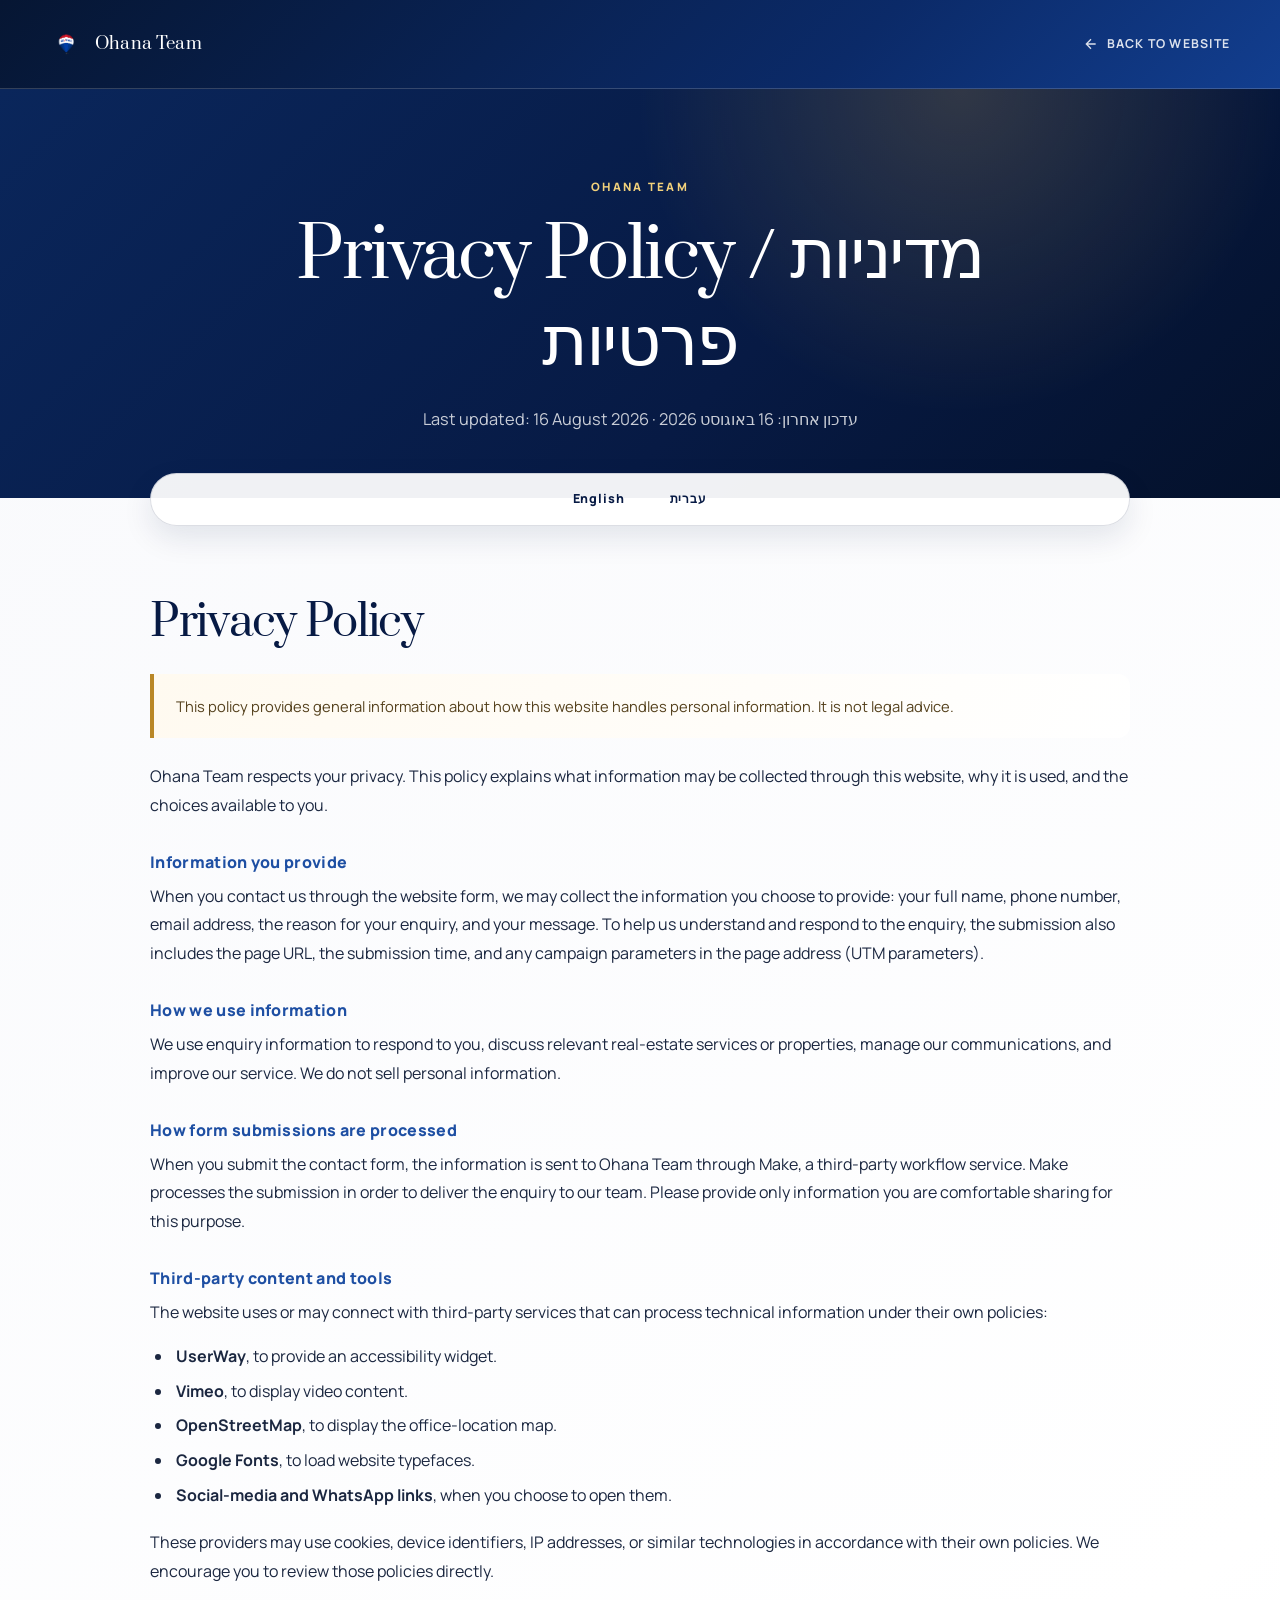
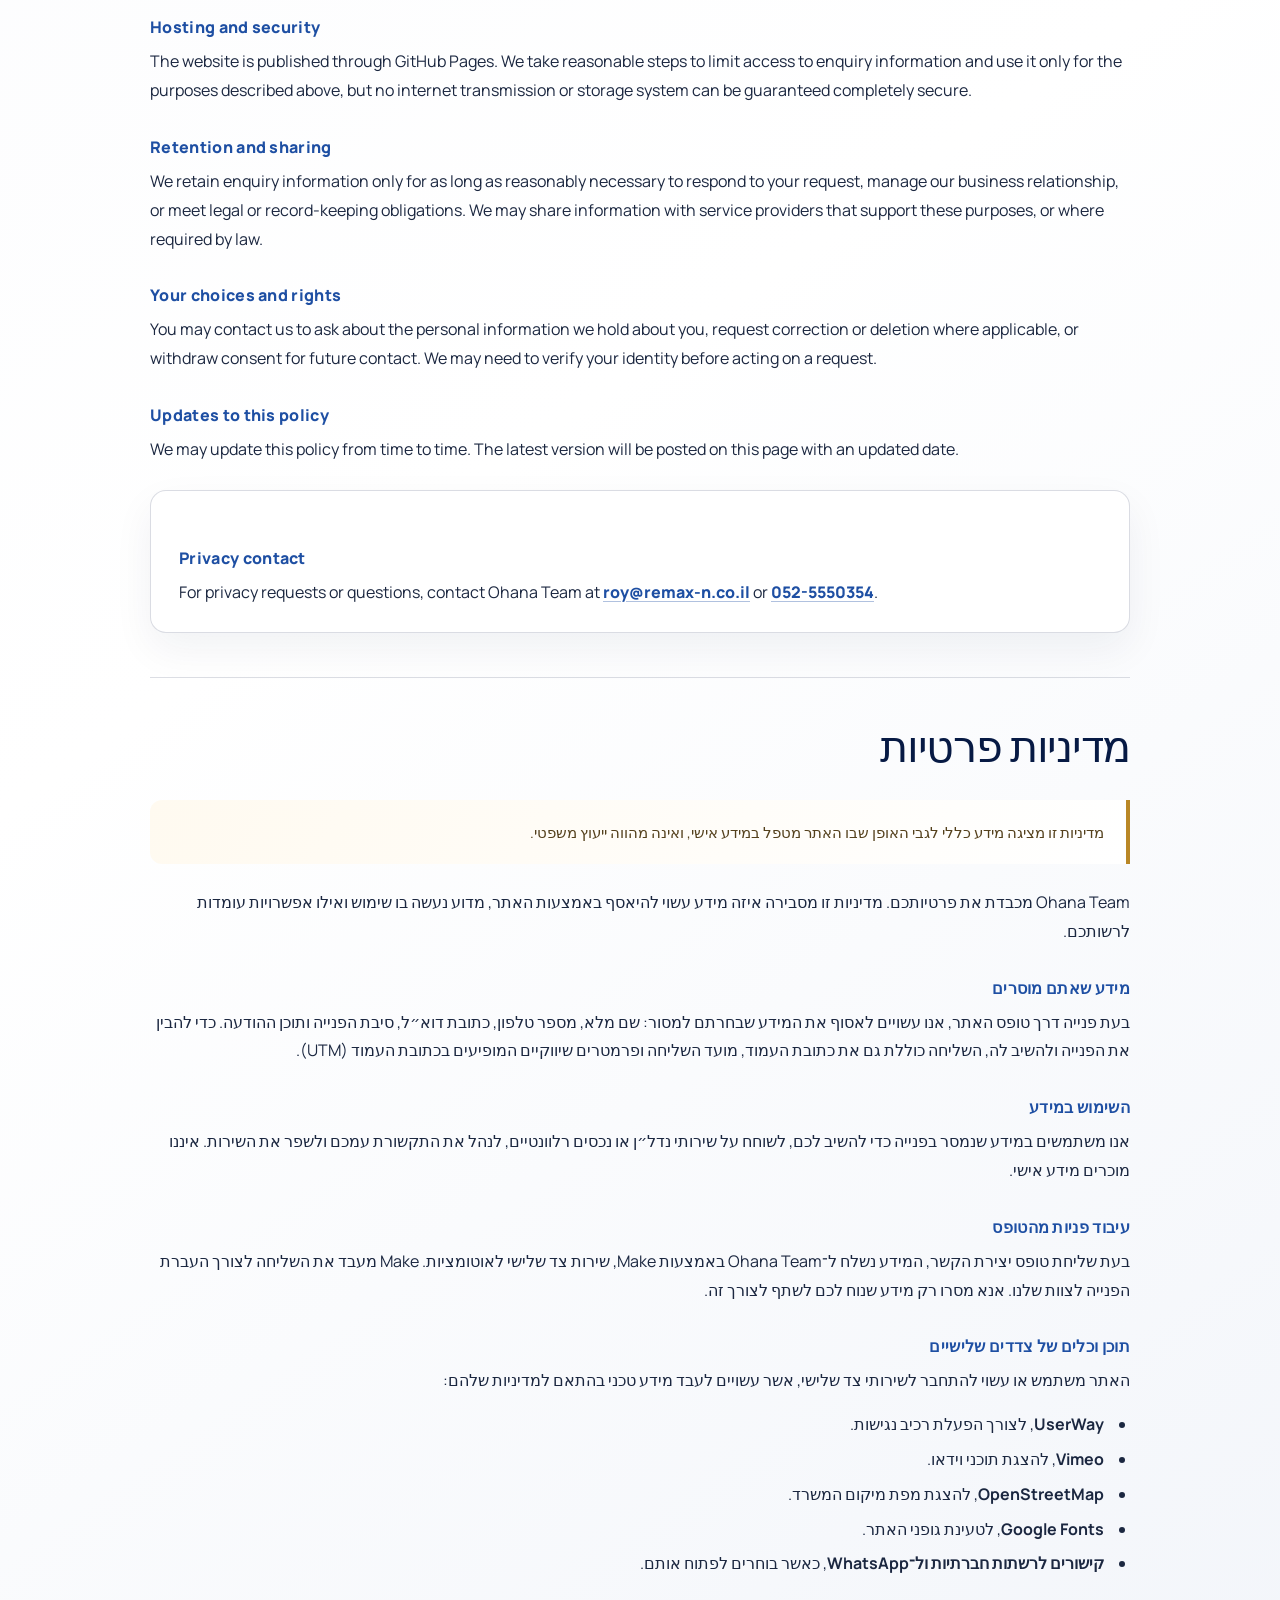
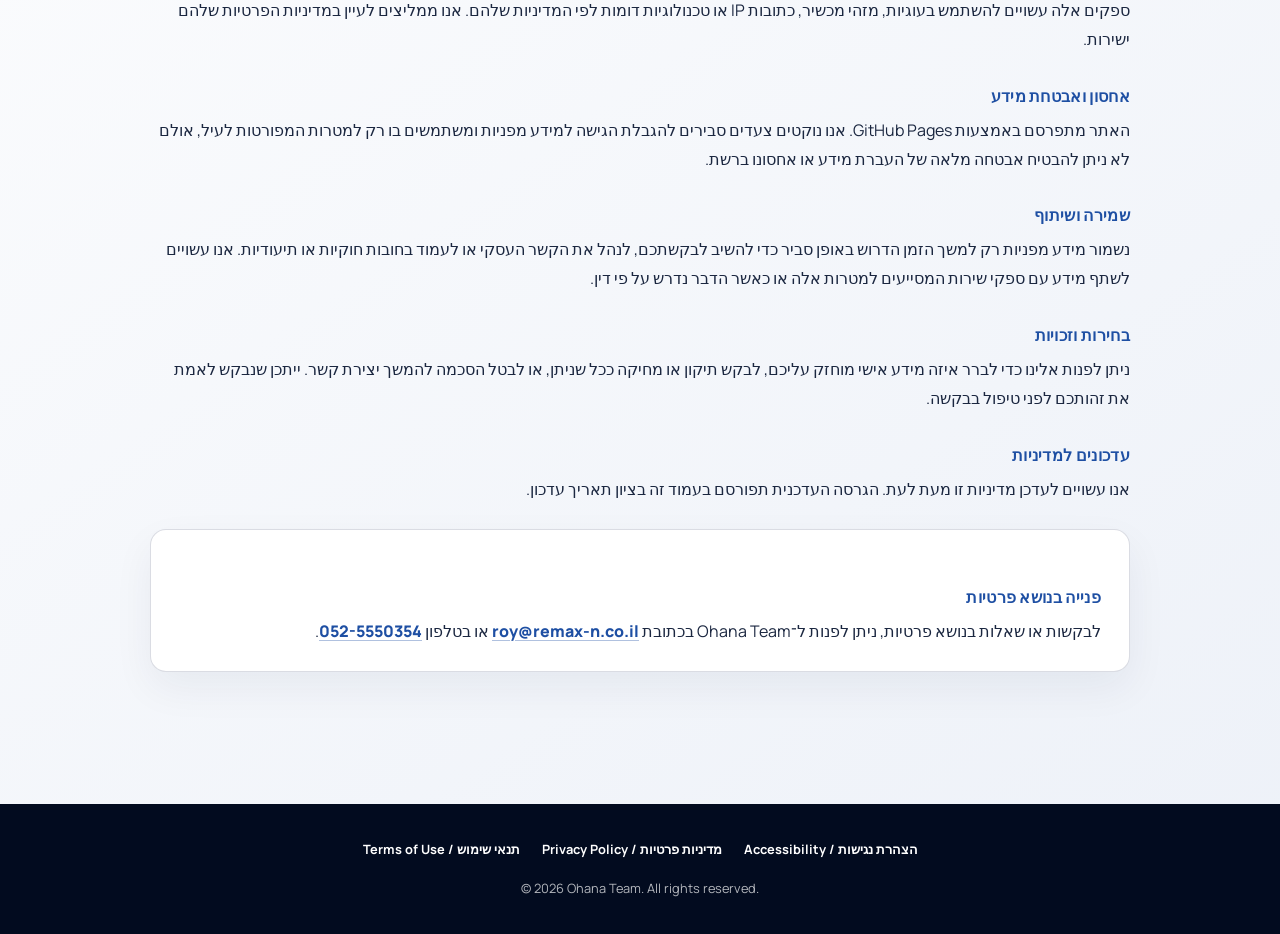
<file: privacy.html>
<!DOCTYPE html>
<html lang="en" dir="ltr">
<head>
  <meta charset="UTF-8" />
  <meta name="viewport" content="width=device-width, initial-scale=1.0" />
  <title>Privacy Policy | Ohana Team</title>
  <meta name="description" content="Privacy Policy for the Ohana Team website, available in English and Hebrew." />
  <link rel="preconnect" href="https://fonts.googleapis.com" />
  <link rel="preconnect" href="https://fonts.gstatic.com" crossorigin />
  <link href="https://fonts.googleapis.com/css2?family=Manrope:wght@400;500;600;700;800&family=Prata&display=swap" rel="stylesheet" />
  <link rel="stylesheet" href="legal.css" />
</head>
<body>
  <a class="skip-link" href="#english">Skip to content</a>
  <header class="legal-header">
    <div class="legal-header__inner">
      <a class="brand" href="ohana-team-v3.html" aria-label="Ohana Team home"><img class="brand-mark" src="assets/logopp-Photoroom.png" alt="" />Ohana Team</a>
      <a class="back-link" href="ohana-team-v3.html"><svg viewBox="0 0 24 24" fill="none" stroke="currentColor" stroke-width="2" aria-hidden="true"><path d="M19 12H5M12 19l-7-7 7-7" /></svg>Back to website</a>
    </div>
  </header>
  <main>
    <section class="legal-hero" aria-labelledby="page-title"><div class="legal-hero__inner"><p class="eyebrow">Ohana Team</p><h1 id="page-title">Privacy Policy / מדיניות פרטיות</h1><p>Last updated: 16 August 2026 · עדכון אחרון: 16 באוגוסט 2026</p></div></section>
    <nav class="language-switch" aria-label="Page language"><a href="#english">English</a><a href="#hebrew" lang="he" dir="rtl">עברית</a></nav>
    <article class="legal-document">
      <section class="language-section" id="english" lang="en">
        <h2>Privacy Policy</h2>
        <div class="notice">This policy provides general information about how this website handles personal information. It is not legal advice.</div>
        <p>Ohana Team respects your privacy. This policy explains what information may be collected through this website, why it is used, and the choices available to you.</p>
        <h3>Information you provide</h3>
        <p>When you contact us through the website form, we may collect the information you choose to provide: your full name, phone number, email address, the reason for your enquiry, and your message. To help us understand and respond to the enquiry, the submission also includes the page URL, the submission time, and any campaign parameters in the page address (UTM parameters).</p>
        <h3>How we use information</h3>
        <p>We use enquiry information to respond to you, discuss relevant real-estate services or properties, manage our communications, and improve our service. We do not sell personal information.</p>
        <h3>How form submissions are processed</h3>
        <p>When you submit the contact form, the information is sent to Ohana Team through Make, a third-party workflow service. Make processes the submission in order to deliver the enquiry to our team. Please provide only information you are comfortable sharing for this purpose.</p>
        <h3>Third-party content and tools</h3>
        <p>The website uses or may connect with third-party services that can process technical information under their own policies:</p>
        <ul>
          <li><strong>UserWay</strong>, to provide an accessibility widget.</li>
          <li><strong>Vimeo</strong>, to display video content.</li>
          <li><strong>OpenStreetMap</strong>, to display the office-location map.</li>
          <li><strong>Google Fonts</strong>, to load website typefaces.</li>
          <li><strong>Social-media and WhatsApp links</strong>, when you choose to open them.</li>
        </ul>
        <p>These providers may use cookies, device identifiers, IP addresses, or similar technologies in accordance with their own policies. We encourage you to review those policies directly.</p>
        <h3>Hosting and security</h3>
        <p>The website is published through GitHub Pages. We take reasonable steps to limit access to enquiry information and use it only for the purposes described above, but no internet transmission or storage system can be guaranteed completely secure.</p>
        <h3>Retention and sharing</h3>
        <p>We retain enquiry information only for as long as reasonably necessary to respond to your request, manage our business relationship, or meet legal or record-keeping obligations. We may share information with service providers that support these purposes, or where required by law.</p>
        <h3>Your choices and rights</h3>
        <p>You may contact us to ask about the personal information we hold about you, request correction or deletion where applicable, or withdraw consent for future contact. We may need to verify your identity before acting on a request.</p>
        <h3>Updates to this policy</h3>
        <p>We may update this policy from time to time. The latest version will be posted on this page with an updated date.</p>
        <div class="contact-card"><h3>Privacy contact</h3><p>For privacy requests or questions, contact Ohana Team at <a href="mailto:roy@remax-n.co.il">roy@remax-n.co.il</a> or <a href="tel:+972525550354">052-5550354</a>.</p></div>
      </section>
      <section class="language-section" id="hebrew" lang="he" dir="rtl">
        <h2>מדיניות פרטיות</h2>
        <div class="notice">מדיניות זו מציגה מידע כללי לגבי האופן שבו האתר מטפל במידע אישי, ואינה מהווה ייעוץ משפטי.</div>
        <p>Ohana Team מכבדת את פרטיותכם. מדיניות זו מסבירה איזה מידע עשוי להיאסף באמצעות האתר, מדוע נעשה בו שימוש ואילו אפשרויות עומדות לרשותכם.</p>
        <h3>מידע שאתם מוסרים</h3>
        <p>בעת פנייה דרך טופס האתר, אנו עשויים לאסוף את המידע שבחרתם למסור: שם מלא, מספר טלפון, כתובת דוא״ל, סיבת הפנייה ותוכן ההודעה. כדי להבין את הפנייה ולהשיב לה, השליחה כוללת גם את כתובת העמוד, מועד השליחה ופרמטרים שיווקיים המופיעים בכתובת העמוד (UTM).</p>
        <h3>השימוש במידע</h3>
        <p>אנו משתמשים במידע שנמסר בפנייה כדי להשיב לכם, לשוחח על שירותי נדל״ן או נכסים רלוונטיים, לנהל את התקשורת עמכם ולשפר את השירות. איננו מוכרים מידע אישי.</p>
        <h3>עיבוד פניות מהטופס</h3>
        <p>בעת שליחת טופס יצירת הקשר, המידע נשלח ל־Ohana Team באמצעות Make, שירות צד שלישי לאוטומציות. Make מעבד את השליחה לצורך העברת הפנייה לצוות שלנו. אנא מסרו רק מידע שנוח לכם לשתף לצורך זה.</p>
        <h3>תוכן וכלים של צדדים שלישיים</h3>
        <p>האתר משתמש או עשוי להתחבר לשירותי צד שלישי, אשר עשויים לעבד מידע טכני בהתאם למדיניות שלהם:</p>
        <ul>
          <li><strong>UserWay</strong>, לצורך הפעלת רכיב נגישות.</li>
          <li><strong>Vimeo</strong>, להצגת תוכני וידאו.</li>
          <li><strong>OpenStreetMap</strong>, להצגת מפת מיקום המשרד.</li>
          <li><strong>Google Fonts</strong>, לטעינת גופני האתר.</li>
          <li><strong>קישורים לרשתות חברתיות ול־WhatsApp</strong>, כאשר בוחרים לפתוח אותם.</li>
        </ul>
        <p>ספקים אלה עשויים להשתמש בעוגיות, מזהי מכשיר, כתובות IP או טכנולוגיות דומות לפי המדיניות שלהם. אנו ממליצים לעיין במדיניות הפרטיות שלהם ישירות.</p>
        <h3>אחסון ואבטחת מידע</h3>
        <p>האתר מתפרסם באמצעות GitHub Pages. אנו נוקטים צעדים סבירים להגבלת הגישה למידע מפניות ומשתמשים בו רק למטרות המפורטות לעיל, אולם לא ניתן להבטיח אבטחה מלאה של העברת מידע או אחסונו ברשת.</p>
        <h3>שמירה ושיתוף</h3>
        <p>נשמור מידע מפניות רק למשך הזמן הדרוש באופן סביר כדי להשיב לבקשתכם, לנהל את הקשר העסקי או לעמוד בחובות חוקיות או תיעודיות. אנו עשויים לשתף מידע עם ספקי שירות המסייעים למטרות אלה או כאשר הדבר נדרש על פי דין.</p>
        <h3>בחירות וזכויות</h3>
        <p>ניתן לפנות אלינו כדי לברר איזה מידע אישי מוחזק עליכם, לבקש תיקון או מחיקה ככל שניתן, או לבטל הסכמה להמשך יצירת קשר. ייתכן שנבקש לאמת את זהותכם לפני טיפול בבקשה.</p>
        <h3>עדכונים למדיניות</h3>
        <p>אנו עשויים לעדכן מדיניות זו מעת לעת. הגרסה העדכנית תפורסם בעמוד זה בציון תאריך עדכון.</p>
        <div class="contact-card"><h3>פנייה בנושא פרטיות</h3><p>לבקשות או שאלות בנושא פרטיות, ניתן לפנות ל־Ohana Team בכתובת <a href="mailto:roy@remax-n.co.il">roy@remax-n.co.il</a> או בטלפון <a href="tel:+972525550354">052-5550354</a>.</p></div>
      </section>
    </article>
  </main>
  <footer class="legal-footer"><nav class="legal-footer__links" aria-label="Legal links"><a href="terms.html">Terms of Use / תנאי שימוש</a><a href="privacy.html">Privacy Policy / מדיניות פרטיות</a><a href="accessibility.html">Accessibility / הצהרת נגישות</a></nav><p>&copy; 2026 Ohana Team. All rights reserved.</p></footer>
  <script src="https://cdn.userway.org/widget.js" data-account="eNqfUAn2h1" data-position="5"></script>
</body>
</html>
</file>
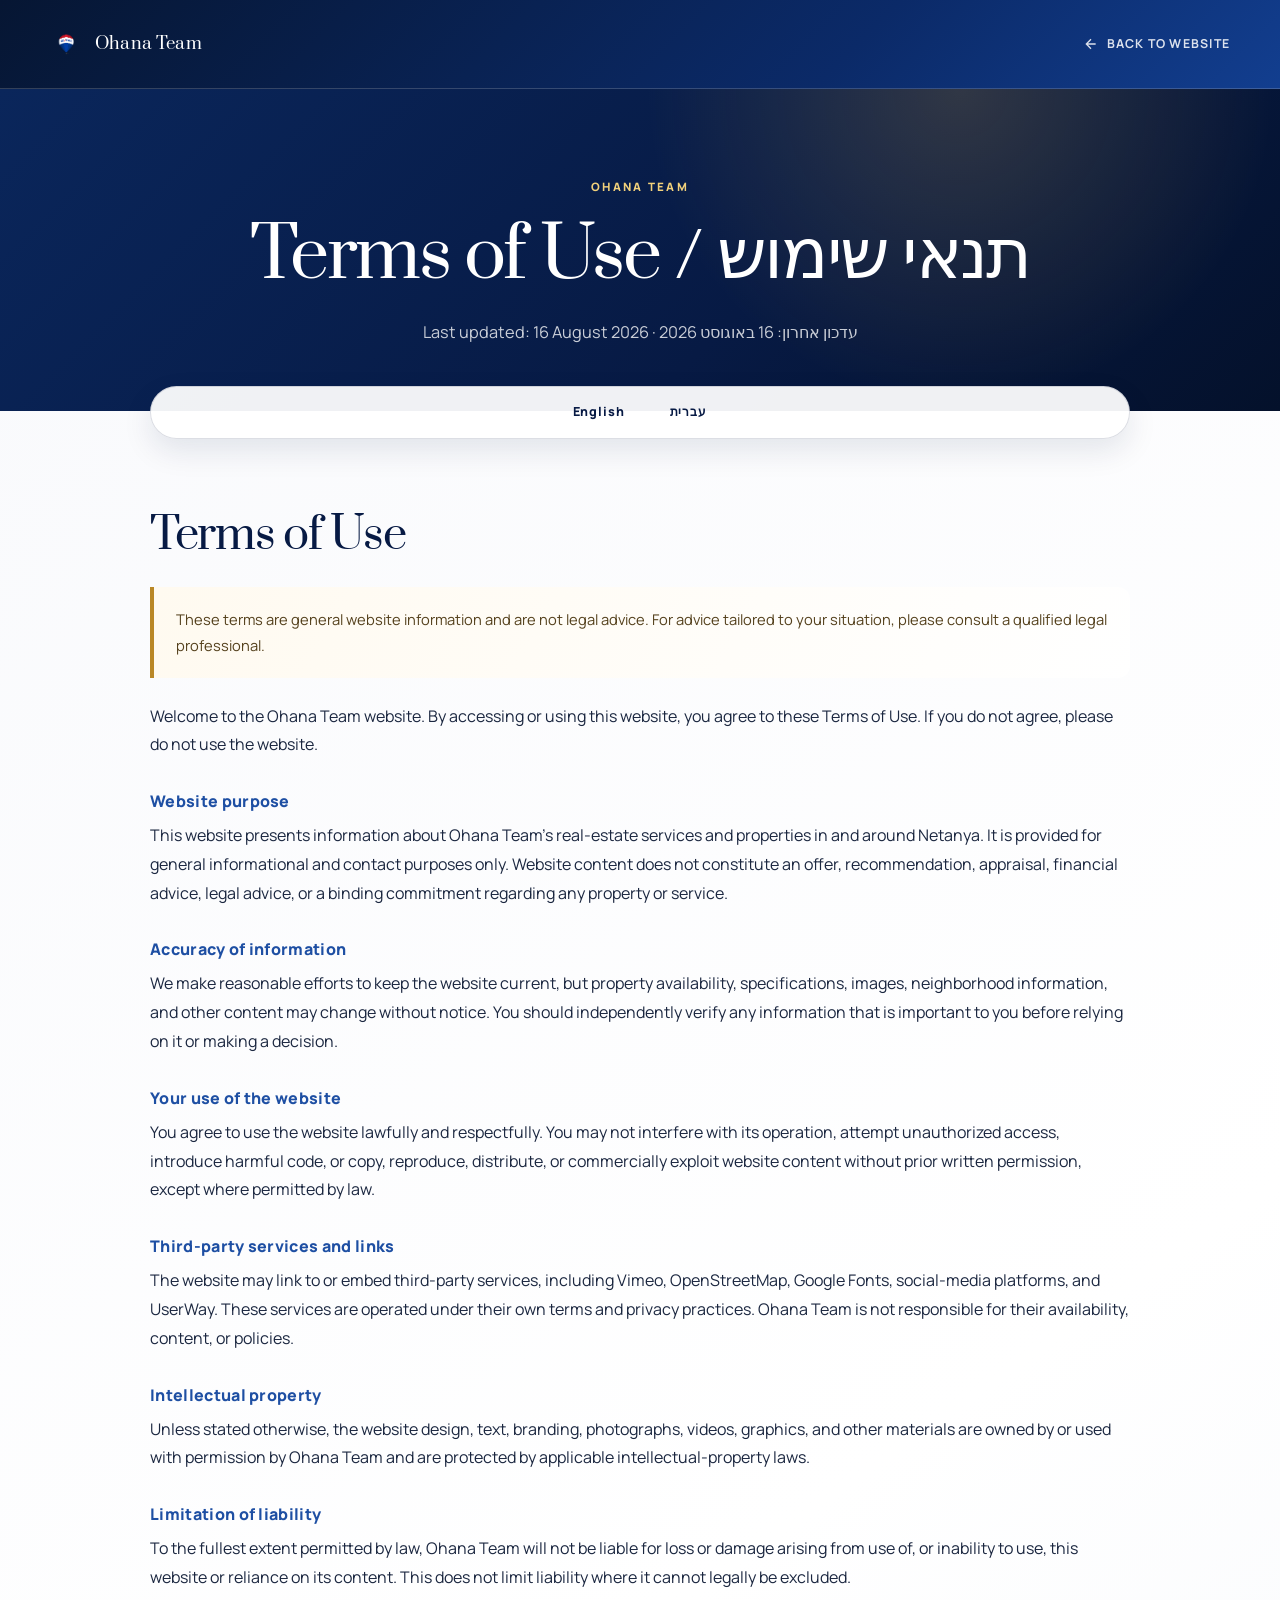
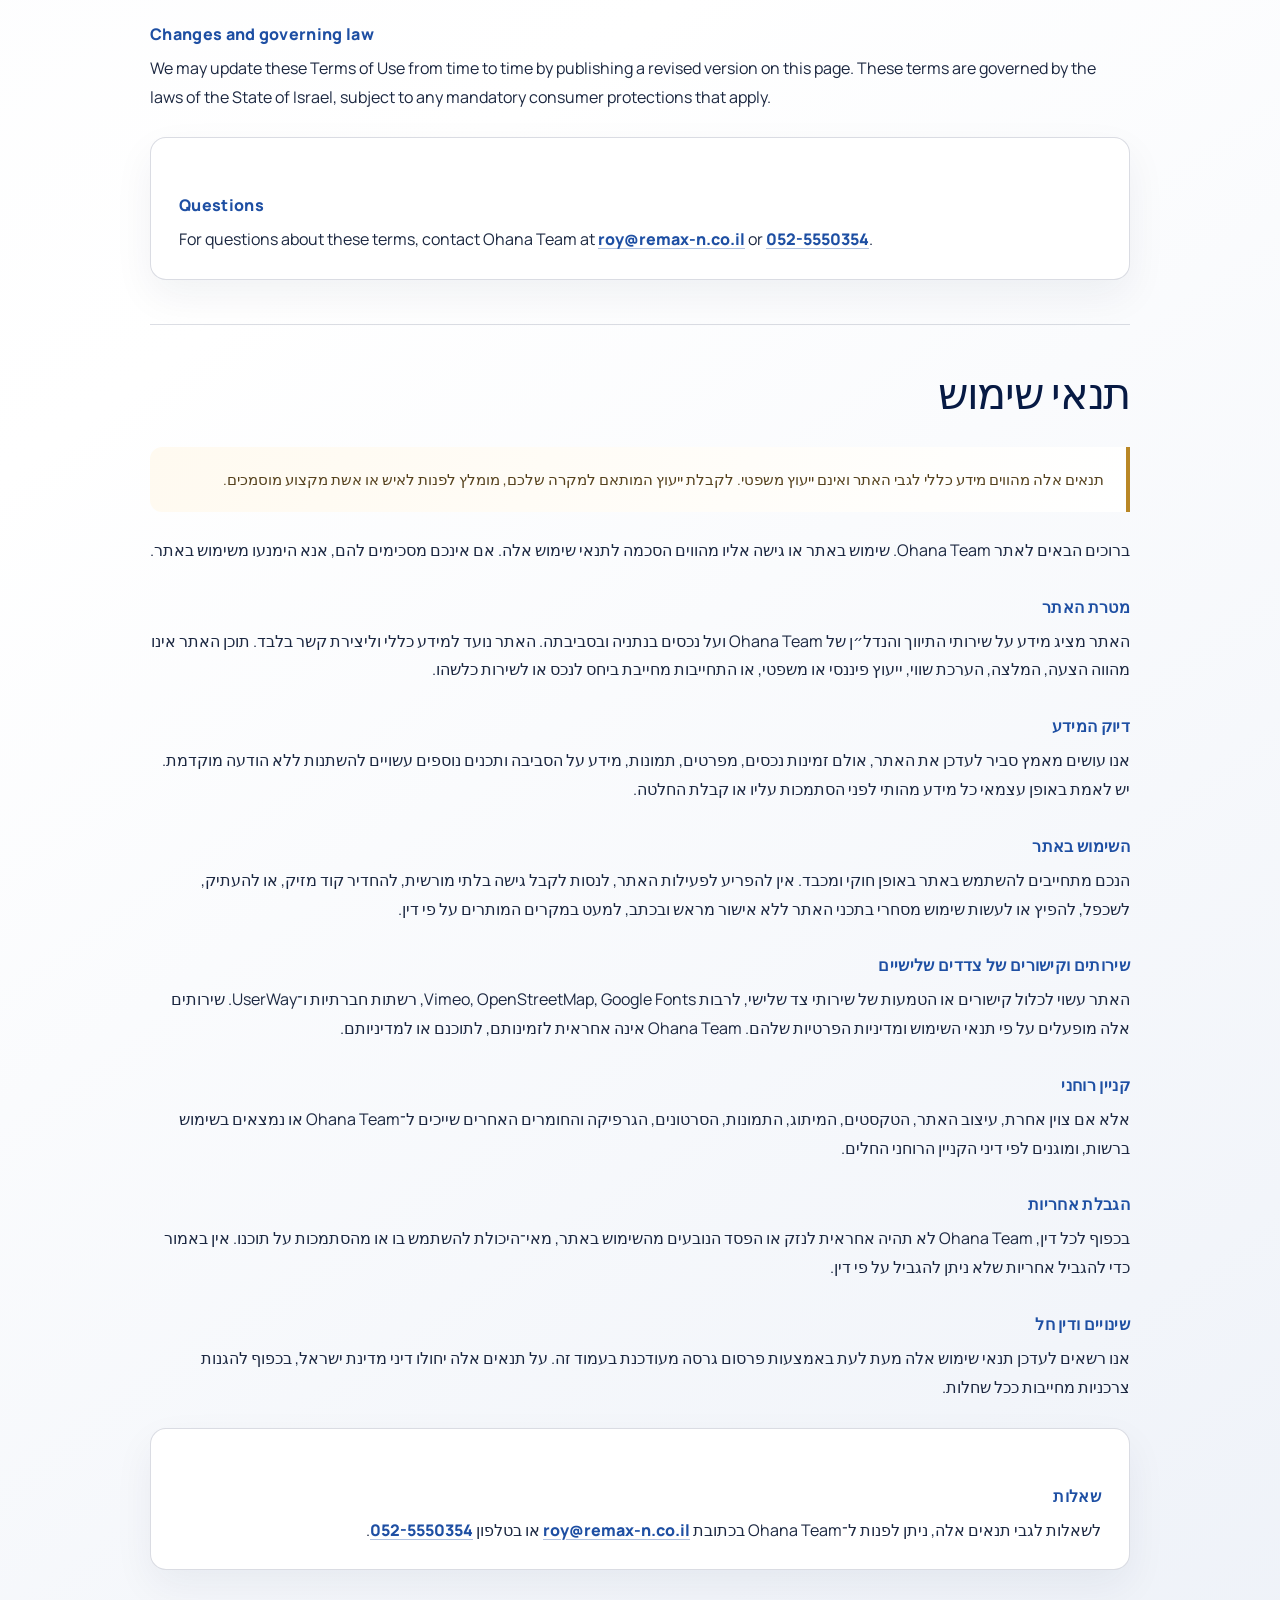
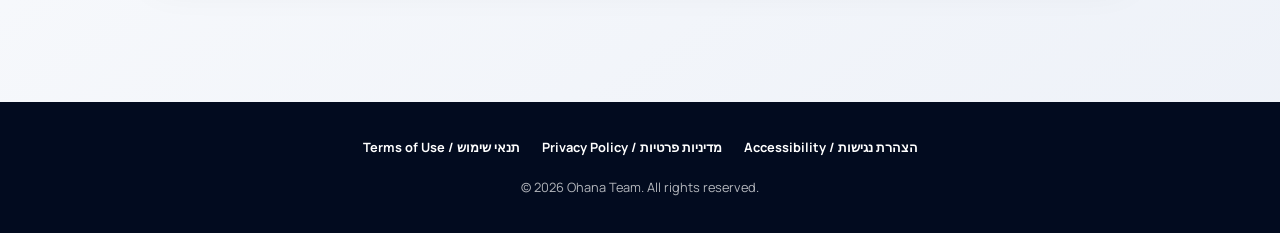
<file: terms.html>
<!DOCTYPE html>
<html lang="en" dir="ltr">
<head>
  <meta charset="UTF-8" />
  <meta name="viewport" content="width=device-width, initial-scale=1.0" />
  <title>Terms of Use | Ohana Team</title>
  <meta name="description" content="Terms of Use for the Ohana Team website, available in English and Hebrew." />
  <link rel="preconnect" href="https://fonts.googleapis.com" />
  <link rel="preconnect" href="https://fonts.gstatic.com" crossorigin />
  <link href="https://fonts.googleapis.com/css2?family=Manrope:wght@400;500;600;700;800&family=Prata&display=swap" rel="stylesheet" />
  <link rel="stylesheet" href="legal.css" />
</head>
<body>
  <a class="skip-link" href="#english">Skip to content</a>
  <header class="legal-header">
    <div class="legal-header__inner">
      <a class="brand" href="ohana-team-v3.html" aria-label="Ohana Team home"><img class="brand-mark" src="assets/logopp-Photoroom.png" alt="" />Ohana Team</a>
      <a class="back-link" href="ohana-team-v3.html"><svg viewBox="0 0 24 24" fill="none" stroke="currentColor" stroke-width="2" aria-hidden="true"><path d="M19 12H5M12 19l-7-7 7-7" /></svg>Back to website</a>
    </div>
  </header>
  <main>
    <section class="legal-hero" aria-labelledby="page-title">
      <div class="legal-hero__inner">
        <p class="eyebrow">Ohana Team</p>
        <h1 id="page-title">Terms of Use / תנאי שימוש</h1>
        <p>Last updated: 16 August 2026 · עדכון אחרון: 16 באוגוסט 2026</p>
      </div>
    </section>
    <nav class="language-switch" aria-label="Page language">
      <a href="#english">English</a>
      <a href="#hebrew" lang="he" dir="rtl">עברית</a>
    </nav>
    <article class="legal-document">
      <section class="language-section" id="english" lang="en">
        <h2>Terms of Use</h2>
        <div class="notice">These terms are general website information and are not legal advice. For advice tailored to your situation, please consult a qualified legal professional.</div>
        <p>Welcome to the Ohana Team website. By accessing or using this website, you agree to these Terms of Use. If you do not agree, please do not use the website.</p>
        <h3>Website purpose</h3>
        <p>This website presents information about Ohana Team's real-estate services and properties in and around Netanya. It is provided for general informational and contact purposes only. Website content does not constitute an offer, recommendation, appraisal, financial advice, legal advice, or a binding commitment regarding any property or service.</p>
        <h3>Accuracy of information</h3>
        <p>We make reasonable efforts to keep the website current, but property availability, specifications, images, neighborhood information, and other content may change without notice. You should independently verify any information that is important to you before relying on it or making a decision.</p>
        <h3>Your use of the website</h3>
        <p>You agree to use the website lawfully and respectfully. You may not interfere with its operation, attempt unauthorized access, introduce harmful code, or copy, reproduce, distribute, or commercially exploit website content without prior written permission, except where permitted by law.</p>
        <h3>Third-party services and links</h3>
        <p>The website may link to or embed third-party services, including Vimeo, OpenStreetMap, Google Fonts, social-media platforms, and UserWay. These services are operated under their own terms and privacy practices. Ohana Team is not responsible for their availability, content, or policies.</p>
        <h3>Intellectual property</h3>
        <p>Unless stated otherwise, the website design, text, branding, photographs, videos, graphics, and other materials are owned by or used with permission by Ohana Team and are protected by applicable intellectual-property laws.</p>
        <h3>Limitation of liability</h3>
        <p>To the fullest extent permitted by law, Ohana Team will not be liable for loss or damage arising from use of, or inability to use, this website or reliance on its content. This does not limit liability where it cannot legally be excluded.</p>
        <h3>Changes and governing law</h3>
        <p>We may update these Terms of Use from time to time by publishing a revised version on this page. These terms are governed by the laws of the State of Israel, subject to any mandatory consumer protections that apply.</p>
        <div class="contact-card"><h3>Questions</h3><p>For questions about these terms, contact Ohana Team at <a href="mailto:roy@remax-n.co.il">roy@remax-n.co.il</a> or <a href="tel:+972525550354">052-5550354</a>.</p></div>
      </section>
      <section class="language-section" id="hebrew" lang="he" dir="rtl">
        <h2>תנאי שימוש</h2>
        <div class="notice">תנאים אלה מהווים מידע כללי לגבי האתר ואינם ייעוץ משפטי. לקבלת ייעוץ המותאם למקרה שלכם, מומלץ לפנות לאיש או אשת מקצוע מוסמכים.</div>
        <p>ברוכים הבאים לאתר Ohana Team. שימוש באתר או גישה אליו מהווים הסכמה לתנאי שימוש אלה. אם אינכם מסכימים להם, אנא הימנעו משימוש באתר.</p>
        <h3>מטרת האתר</h3>
        <p>האתר מציג מידע על שירותי התיווך והנדל״ן של Ohana Team ועל נכסים בנתניה ובסביבתה. האתר נועד למידע כללי וליצירת קשר בלבד. תוכן האתר אינו מהווה הצעה, המלצה, הערכת שווי, ייעוץ פיננסי או משפטי, או התחייבות מחייבת ביחס לנכס או לשירות כלשהו.</p>
        <h3>דיוק המידע</h3>
        <p>אנו עושים מאמץ סביר לעדכן את האתר, אולם זמינות נכסים, מפרטים, תמונות, מידע על הסביבה ותכנים נוספים עשויים להשתנות ללא הודעה מוקדמת. יש לאמת באופן עצמאי כל מידע מהותי לפני הסתמכות עליו או קבלת החלטה.</p>
        <h3>השימוש באתר</h3>
        <p>הנכם מתחייבים להשתמש באתר באופן חוקי ומכבד. אין להפריע לפעילות האתר, לנסות לקבל גישה בלתי מורשית, להחדיר קוד מזיק, או להעתיק, לשכפל, להפיץ או לעשות שימוש מסחרי בתכני האתר ללא אישור מראש ובכתב, למעט במקרים המותרים על פי דין.</p>
        <h3>שירותים וקישורים של צדדים שלישיים</h3>
        <p>האתר עשוי לכלול קישורים או הטמעות של שירותי צד שלישי, לרבות Vimeo, OpenStreetMap, Google Fonts, רשתות חברתיות ו־UserWay. שירותים אלה מופעלים על פי תנאי השימוש ומדיניות הפרטיות שלהם. Ohana Team אינה אחראית לזמינותם, לתוכנם או למדיניותם.</p>
        <h3>קניין רוחני</h3>
        <p>אלא אם צוין אחרת, עיצוב האתר, הטקסטים, המיתוג, התמונות, הסרטונים, הגרפיקה והחומרים האחרים שייכים ל־Ohana Team או נמצאים בשימוש ברשות, ומוגנים לפי דיני הקניין הרוחני החלים.</p>
        <h3>הגבלת אחריות</h3>
        <p>בכפוף לכל דין, Ohana Team לא תהיה אחראית לנזק או הפסד הנובעים מהשימוש באתר, מאי־היכולת להשתמש בו או מהסתמכות על תוכנו. אין באמור כדי להגביל אחריות שלא ניתן להגביל על פי דין.</p>
        <h3>שינויים ודין חל</h3>
        <p>אנו רשאים לעדכן תנאי שימוש אלה מעת לעת באמצעות פרסום גרסה מעודכנת בעמוד זה. על תנאים אלה יחולו דיני מדינת ישראל, בכפוף להגנות צרכניות מחייבות ככל שחלות.</p>
        <div class="contact-card"><h3>שאלות</h3><p>לשאלות לגבי תנאים אלה, ניתן לפנות ל־Ohana Team בכתובת <a href="mailto:roy@remax-n.co.il">roy@remax-n.co.il</a> או בטלפון <a href="tel:+972525550354">052-5550354</a>.</p></div>
      </section>
    </article>
  </main>
  <footer class="legal-footer"><nav class="legal-footer__links" aria-label="Legal links"><a href="terms.html">Terms of Use / תנאי שימוש</a><a href="privacy.html">Privacy Policy / מדיניות פרטיות</a><a href="accessibility.html">Accessibility / הצהרת נגישות</a></nav><p>&copy; 2026 Ohana Team. All rights reserved.</p></footer>
  <script src="https://cdn.userway.org/widget.js" data-account="eNqfUAn2h1" data-position="5"></script>
</body>
</html>
</file>
<file: legal.css>
:root{
  --navy:#071a44;
  --navy-deep:#020b1f;
  --blue:#1e4fa3;
  --gold:#b98726;
  --gold-soft:#f3e6c9;
  --paper:#f8f9fc;
  --paper-2:#edf1f8;
  --text:#1b2740;
  --muted:#5c687c;
  --line:rgba(7,26,68,.14);
  --max:980px;
}
*{box-sizing:border-box;}
html{scroll-behavior:smooth;-webkit-text-size-adjust:100%;}
body{margin:0;background:linear-gradient(145deg,var(--paper) 0%,#fff 48%,var(--paper-2) 100%);color:var(--text);font-family:'Manrope',Arial,sans-serif;font-size:16px;line-height:1.8;-webkit-font-smoothing:antialiased;}
a{color:inherit;text-decoration:none;}
a:focus-visible,button:focus-visible{outline:3px solid var(--gold);outline-offset:4px;}
.skip-link{position:absolute;z-index:10;left:18px;top:-64px;padding:11px 16px;border-radius:0 0 8px 8px;background:var(--navy);color:#fff;font-size:.82rem;font-weight:700;transition:top .2s ease;}
.skip-link:focus{top:0;}
.legal-header{background:linear-gradient(135deg,#061633 0%,#0b2a68 66%,#123e8f 100%);color:#fff;border-bottom:1px solid rgba(255,255,255,.18);}
.legal-header__inner{width:min(100% - 48px,1180px);min-height:88px;margin:auto;display:flex;align-items:center;justify-content:space-between;gap:24px;}
.brand{display:inline-flex;align-items:center;gap:12px;font-family:'Prata',Georgia,serif;font-size:1.05rem;letter-spacing:.01em;}
.brand-mark{width:33px;height:33px;object-fit:contain;}
.back-link{display:inline-flex;align-items:center;gap:8px;color:rgba(255,255,255,.85);font-size:.77rem;font-weight:700;letter-spacing:.1em;text-transform:uppercase;transition:color .2s ease;}
.back-link:hover{color:#fff;}
.back-link svg{width:16px;height:16px;}
.legal-hero{padding:88px 24px 64px;background:radial-gradient(circle at 75% 0,rgba(201,162,74,.21),transparent 31%),linear-gradient(135deg,#0a265b,#071a44 60%,#04112b);color:#fff;text-align:center;}
.legal-hero__inner{max-width:780px;margin:auto;}
.eyebrow{margin:0 0 15px;color:#f2d17b;font-size:.72rem;font-weight:800;letter-spacing:.2em;text-transform:uppercase;}
h1,h2,h3{font-family:'Prata',Georgia,serif;font-weight:400;line-height:1.25;}
h1{margin:0;font-size:clamp(2.35rem,6vw,4.35rem);letter-spacing:-.035em;}
.legal-hero p:last-child{max-width:650px;margin:18px auto 0;color:rgba(255,255,255,.78);font-size:1.02rem;}
.language-switch{width:min(100% - 48px,var(--max));margin:-25px auto 0;position:relative;z-index:1;display:flex;justify-content:center;gap:6px;padding:6px;border:1px solid var(--line);border-radius:999px;background:rgba(255,255,255,.94);box-shadow:0 12px 30px rgba(7,26,68,.1);}
.language-switch a{padding:8px 19px;border-radius:999px;color:var(--navy);font-size:.78rem;font-weight:800;letter-spacing:.08em;transition:background .2s ease,color .2s ease;}
.language-switch a:hover{background:var(--navy);color:#fff;}
.legal-document{width:min(100% - 48px,var(--max));margin:0 auto;padding:70px 0 88px;}
.language-section{padding:44px 0;border-bottom:1px solid var(--line);}
.language-section:first-child{padding-top:0;}
.language-section:last-child{border-bottom:0;}
.language-section[lang='he']{font-family:'Manrope',Arial,sans-serif;text-align:right;}
.language-section h2{margin:0 0 24px;color:var(--navy);font-size:clamp(1.75rem,3.5vw,2.7rem);letter-spacing:-.03em;}
.language-section h3{margin:32px 0 10px;color:var(--blue);font-family:'Manrope',Arial,sans-serif;font-size:1rem;font-weight:800;letter-spacing:.02em;}
.language-section p{margin:0 0 15px;}
.language-section ul{margin:0 0 18px;padding-left:23px;}
.language-section[lang='he'] ul{padding-left:0;padding-right:23px;}
.language-section li{margin:6px 0;padding-left:3px;}
.language-section[lang='he'] li{padding-left:0;padding-right:3px;}
.language-section a{color:var(--blue);font-weight:800;text-decoration:underline;text-decoration-color:rgba(30,79,163,.35);text-underline-offset:3px;}
.notice{margin:24px 0;padding:19px 22px;border-left:4px solid var(--gold);border-radius:0 12px 12px 0;background:linear-gradient(120deg,#fffaf0,#fff);color:#54401c;font-size:.92rem;}
.language-section[lang='he'] .notice{border-left:0;border-right:4px solid var(--gold);border-radius:12px 0 0 12px;}
.contact-card{margin-top:26px;padding:25px 28px;border:1px solid rgba(7,26,68,.15);border-radius:16px;background:#fff;box-shadow:0 16px 40px rgba(7,26,68,.06);}
.contact-card p:last-child{margin-bottom:0;}
.legal-footer{padding:34px 24px;background:var(--navy-deep);color:rgba(255,255,255,.7);text-align:center;font-size:.8rem;}
.legal-footer__links{display:flex;justify-content:center;flex-wrap:wrap;gap:8px 22px;margin:0 0 16px;}
.legal-footer__links a{color:#fff;font-weight:700;}
.legal-footer p{margin:0;}
@media (max-width:640px){
  .legal-header__inner{width:min(100% - 32px,1180px);min-height:74px;}
  .brand{font-size:.9rem;}
  .brand-mark{width:28px;height:28px;}
  .back-link{font-size:.68rem;letter-spacing:.06em;}
  .legal-hero{padding:68px 16px 52px;}
  .language-switch,.legal-document{width:min(100% - 32px,var(--max));}
  .legal-document{padding:52px 0 62px;}
  .language-section{padding:36px 0;}
}
@media (prefers-reduced-motion:reduce){html{scroll-behavior:auto;}.skip-link{transition:none;}}
</file>
